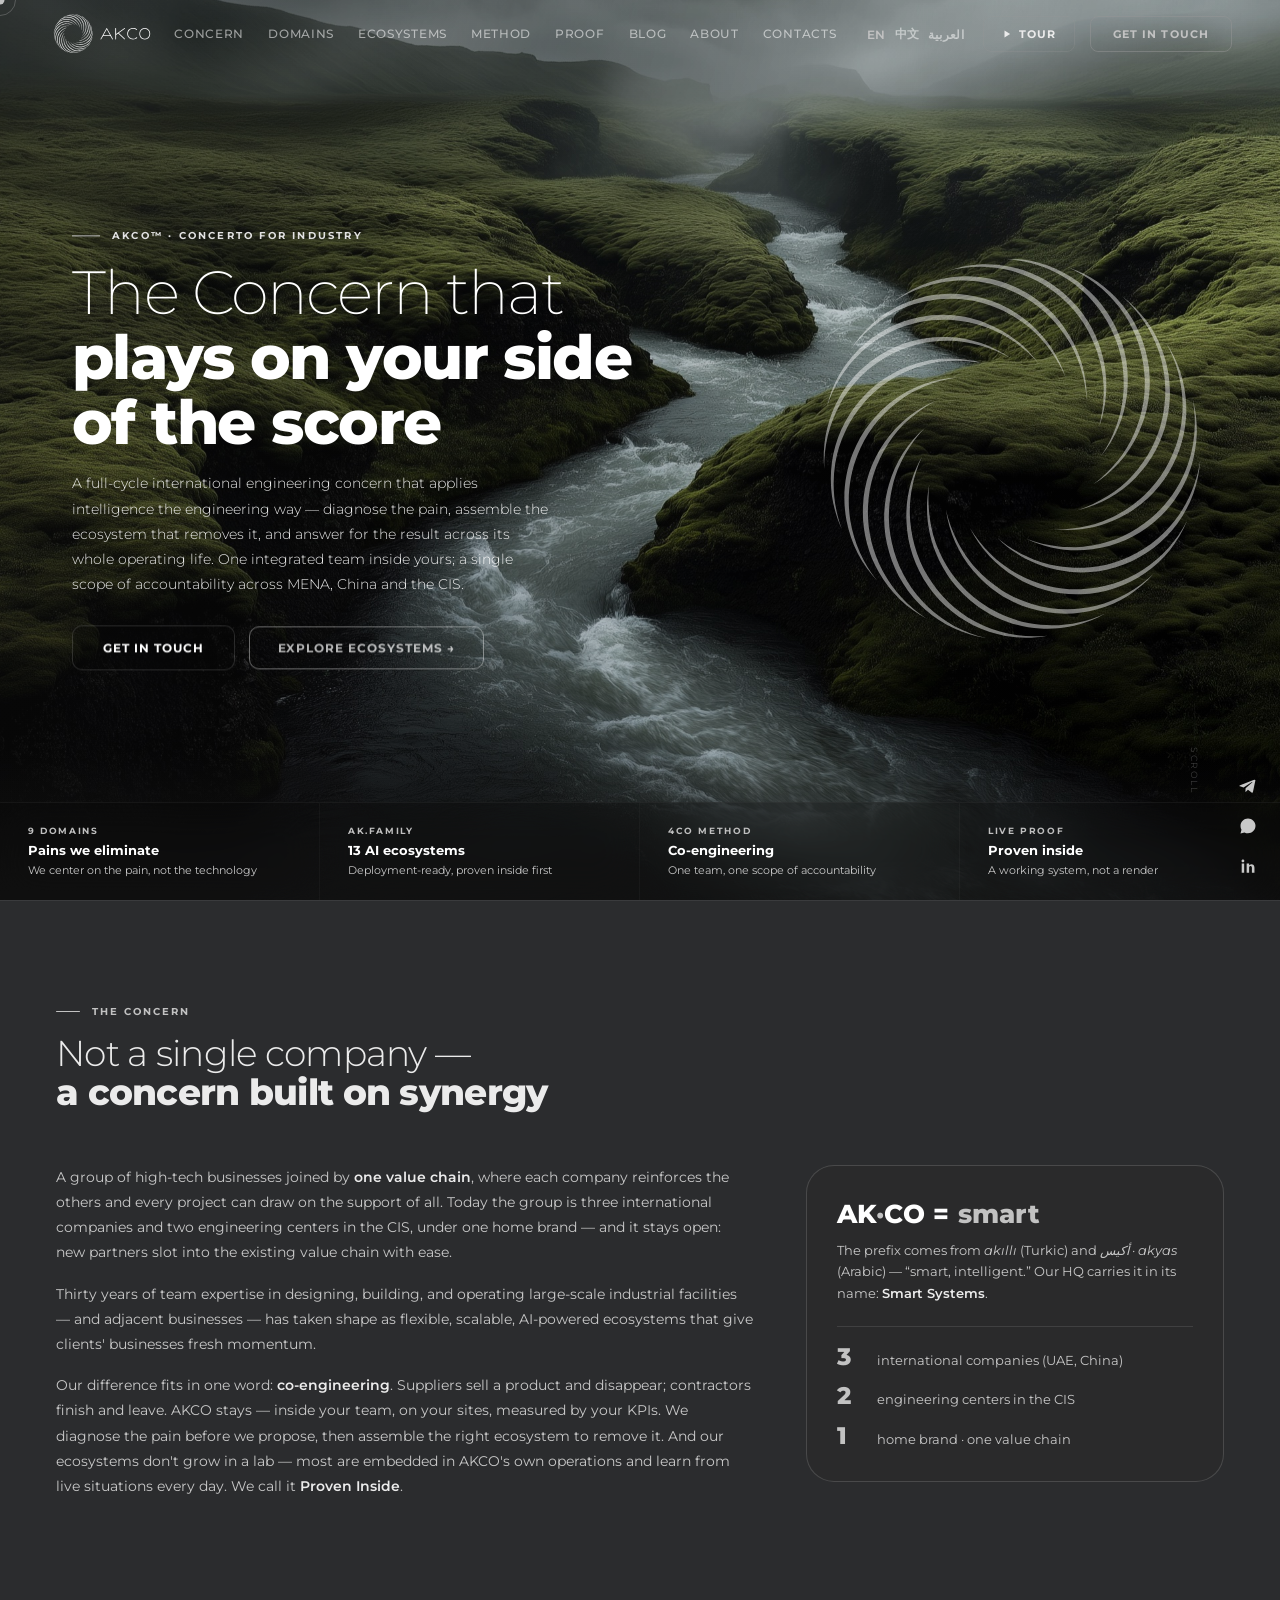
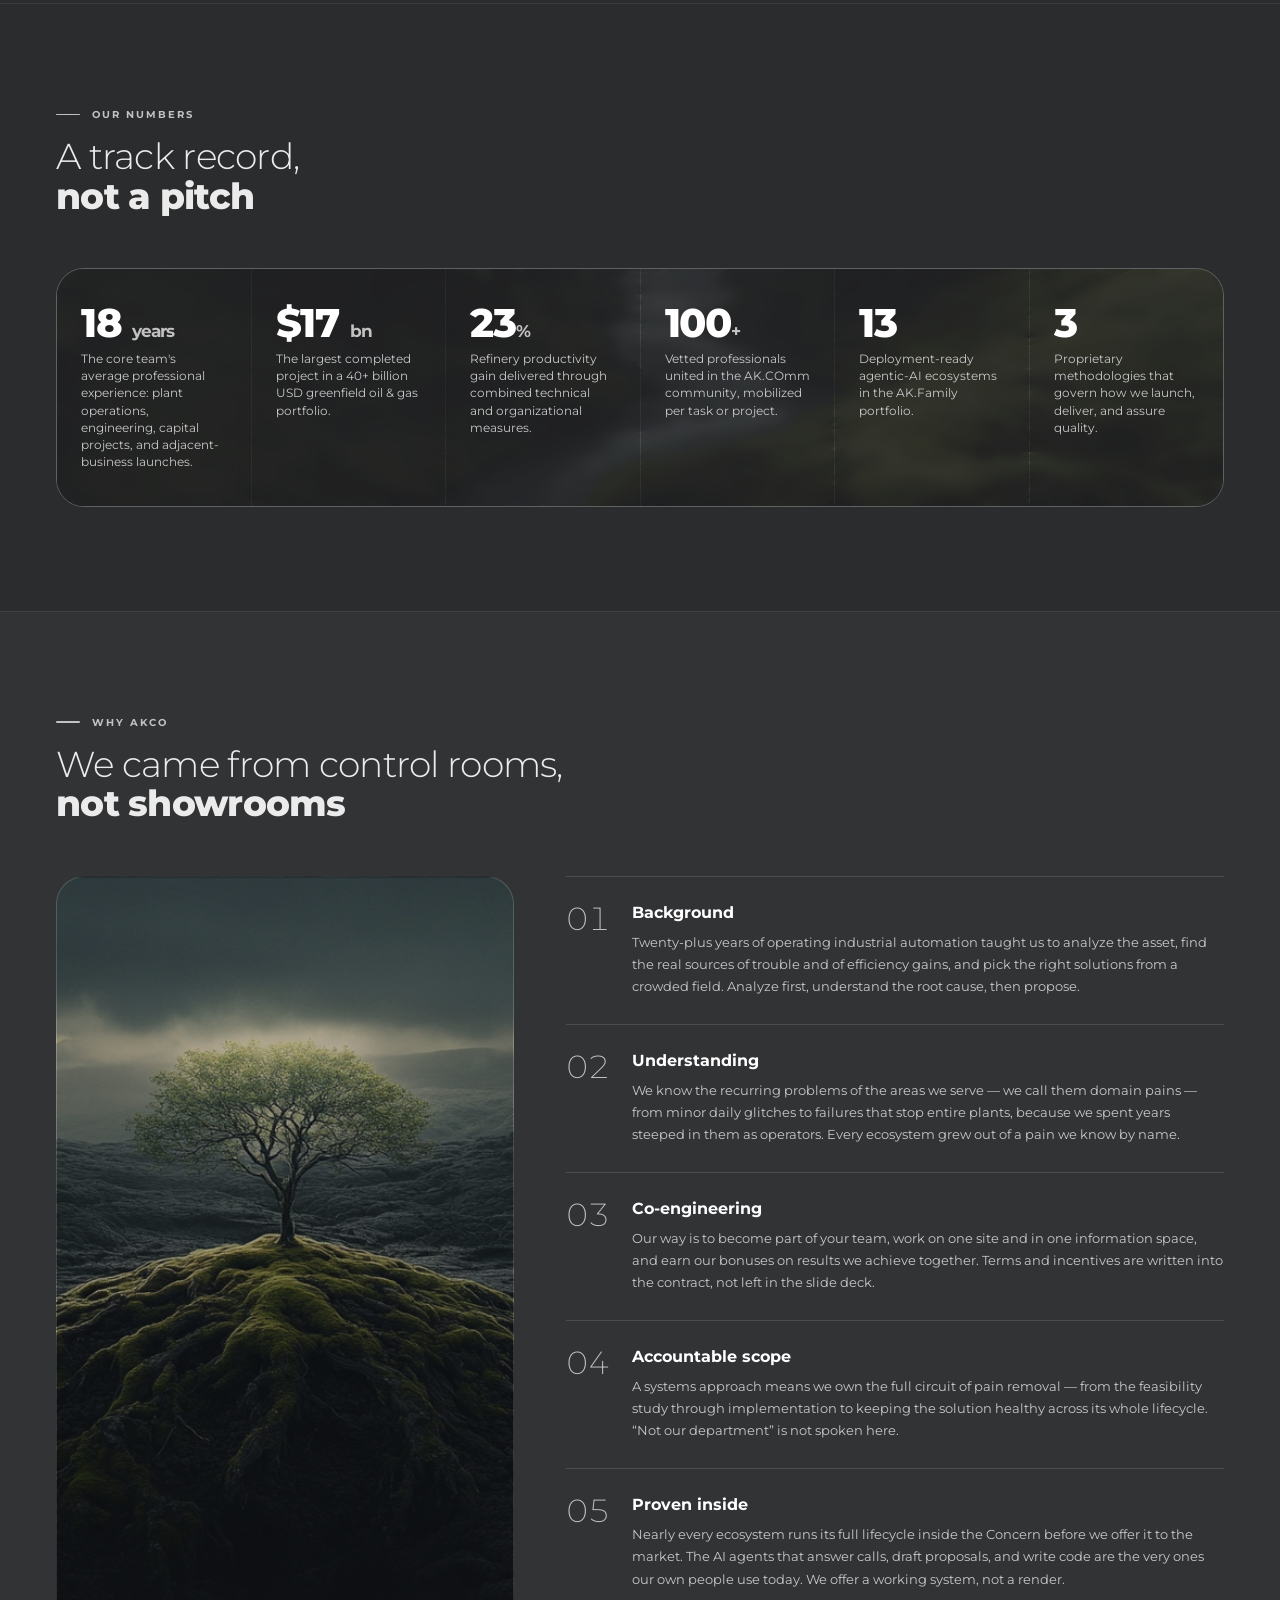
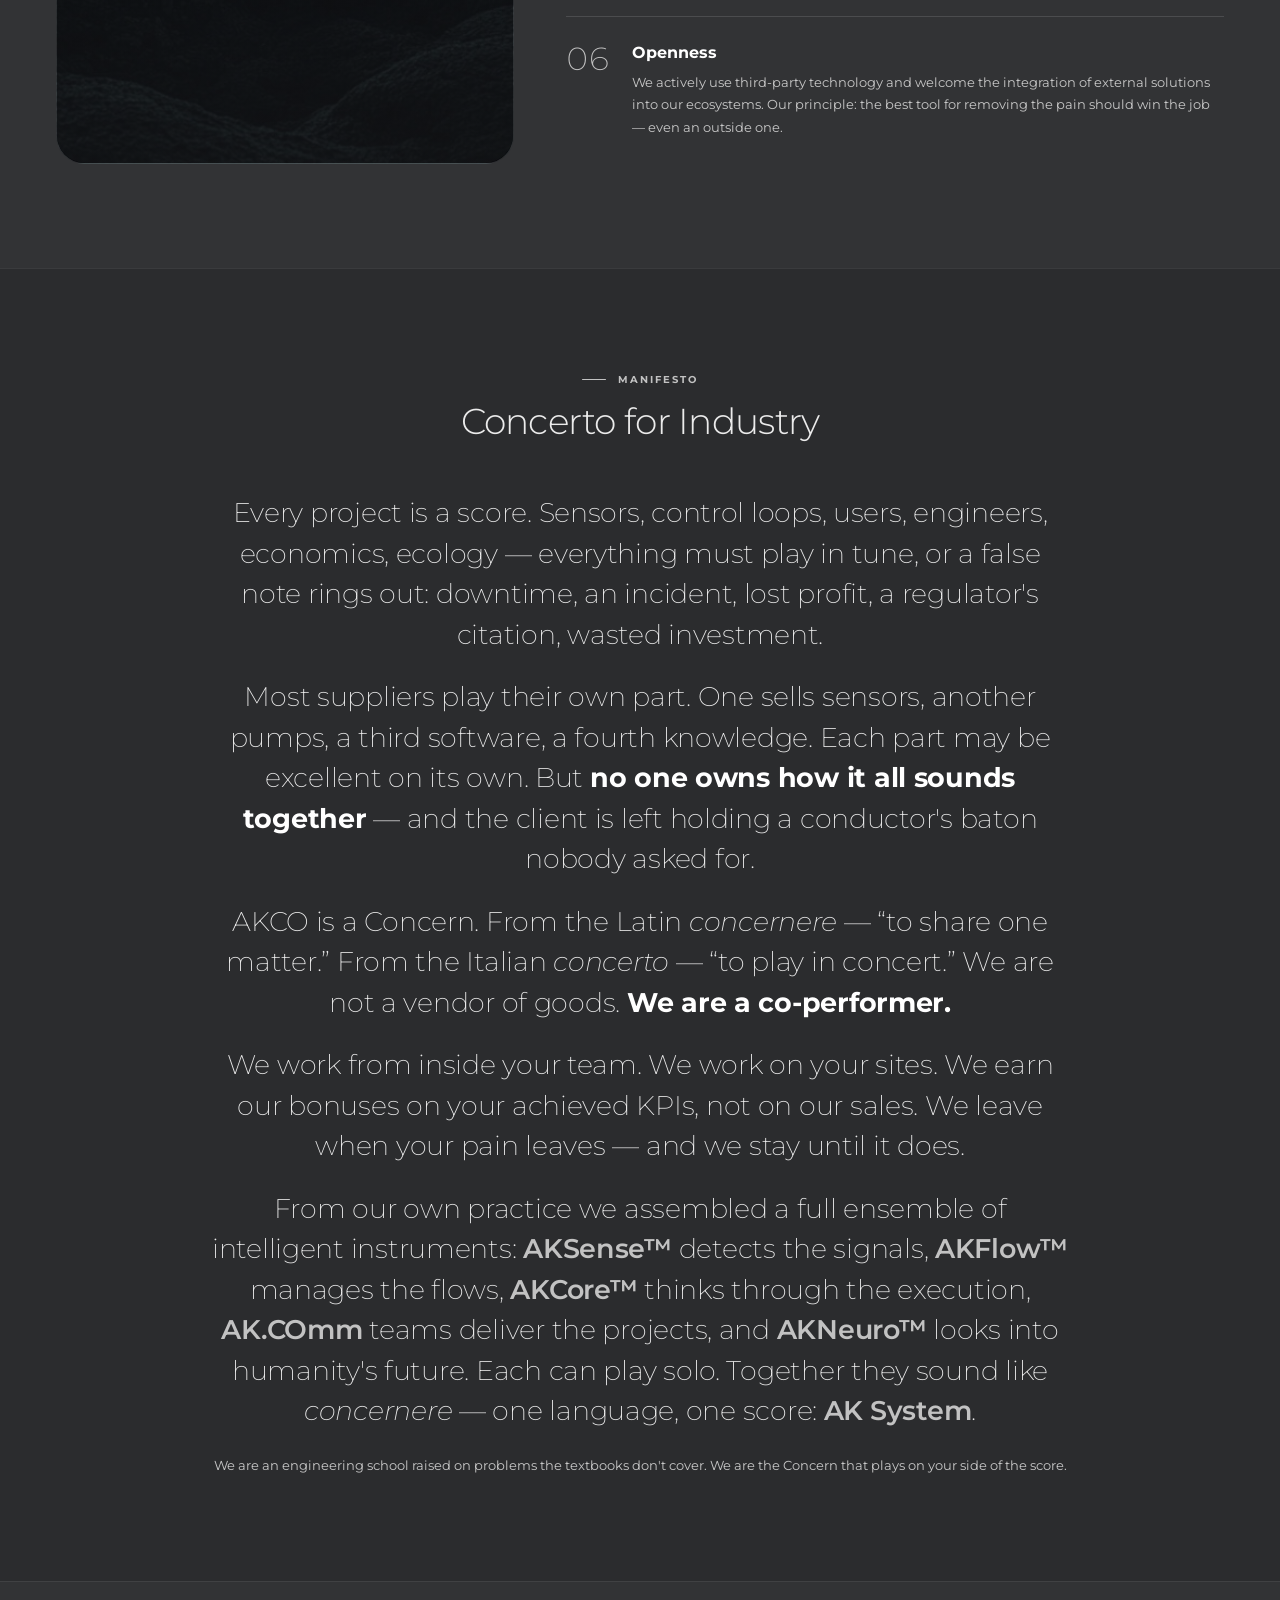
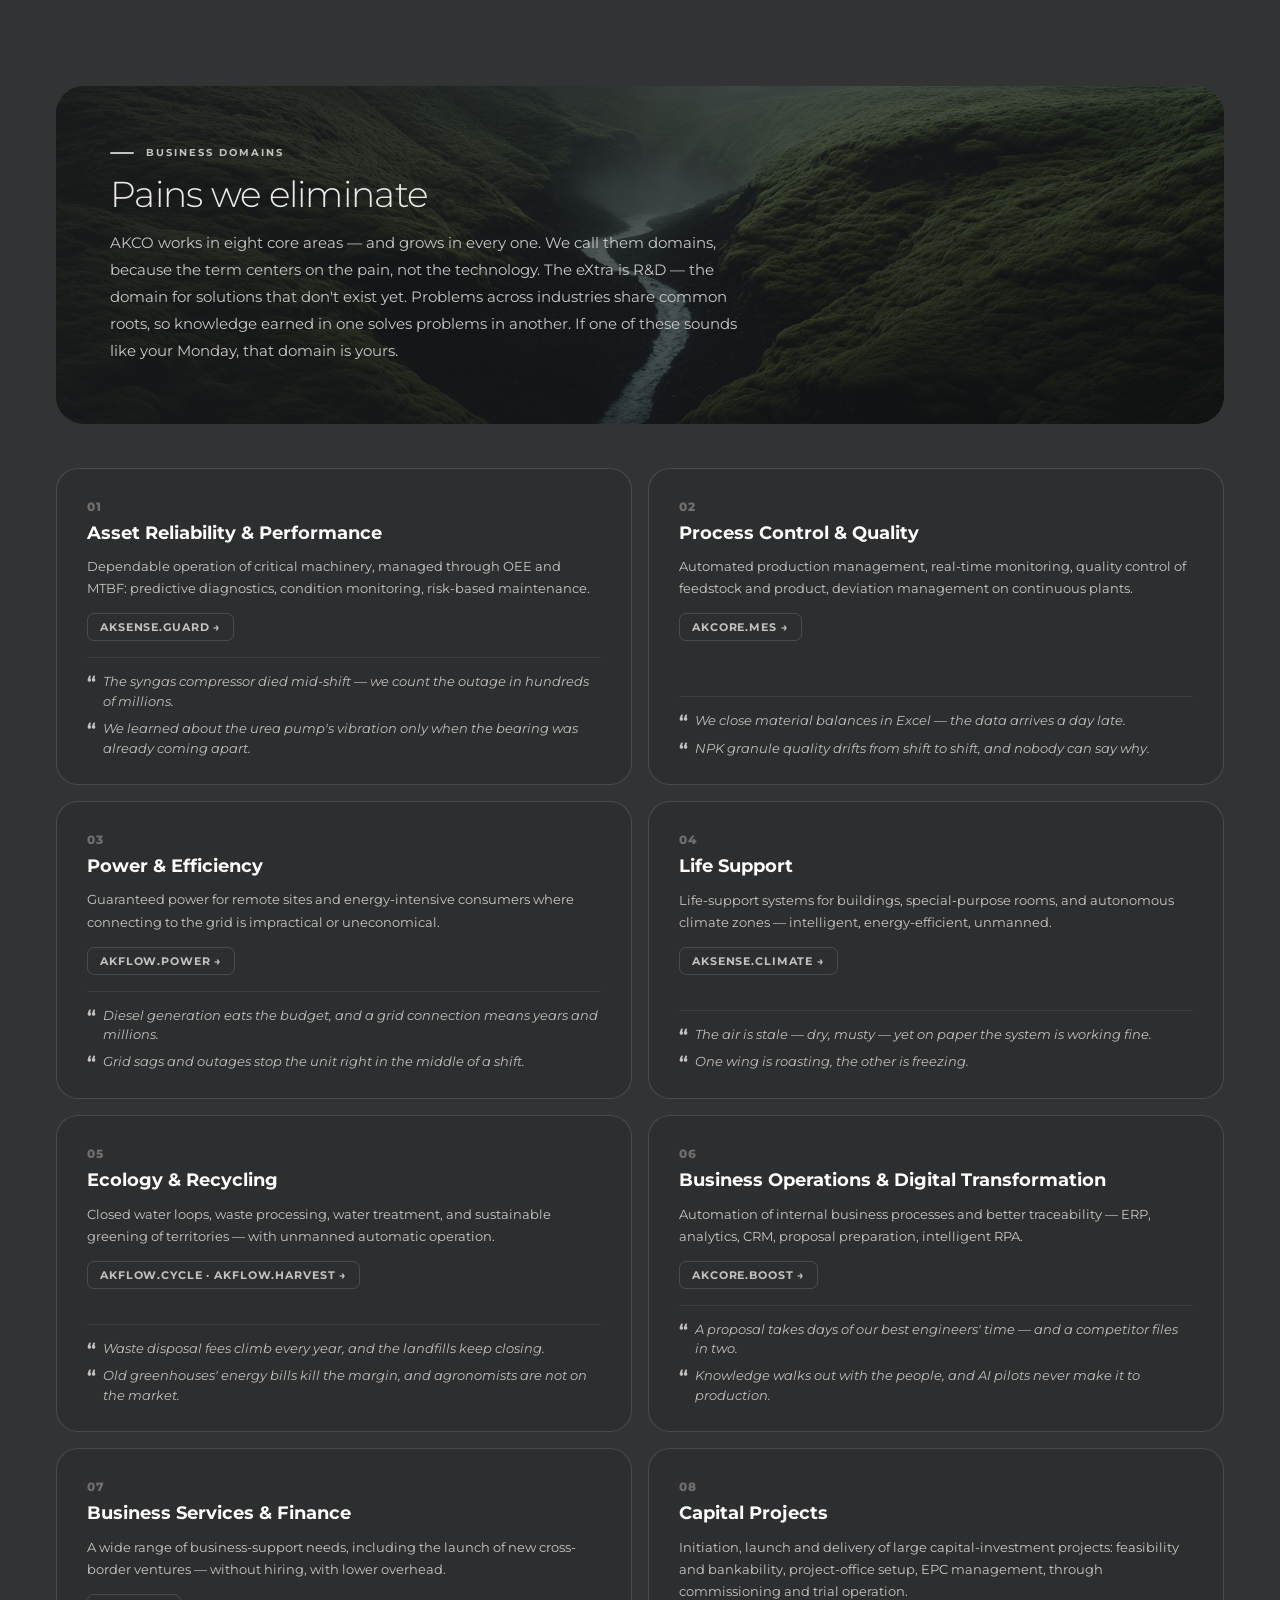
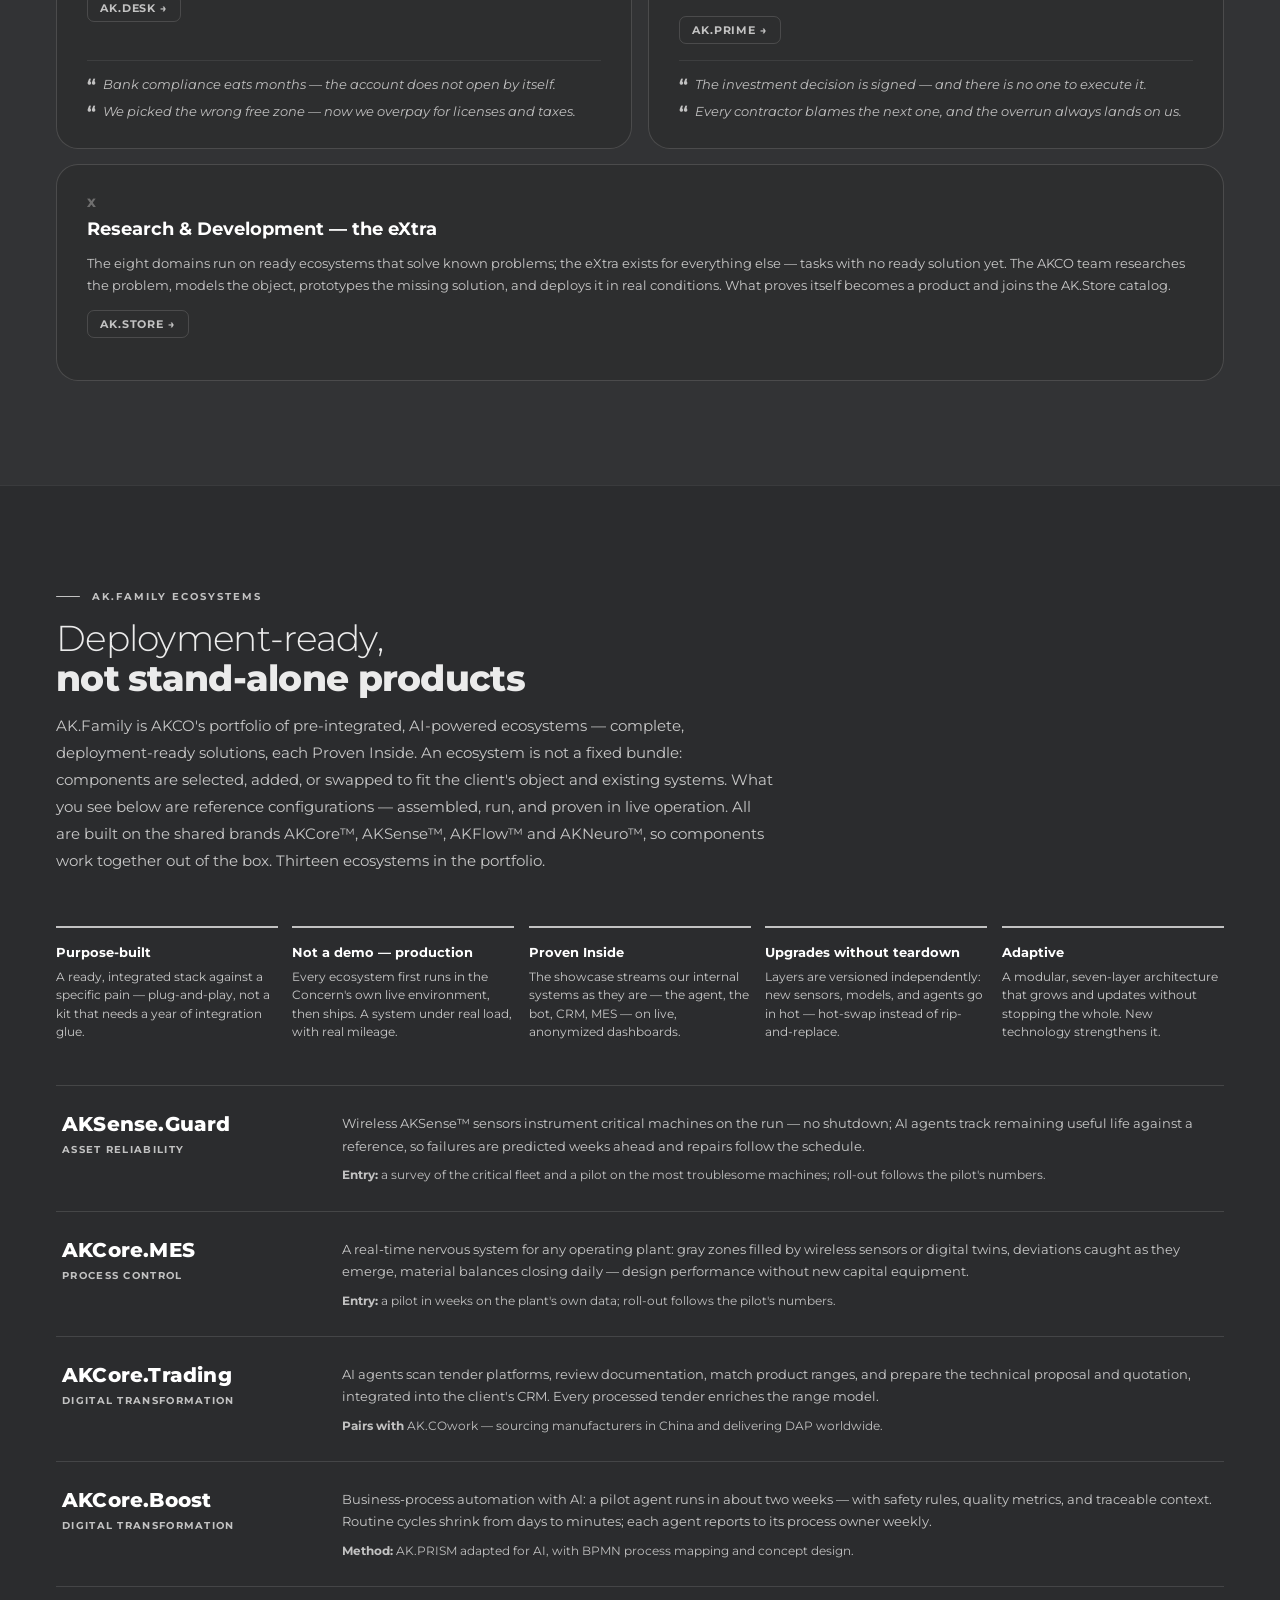
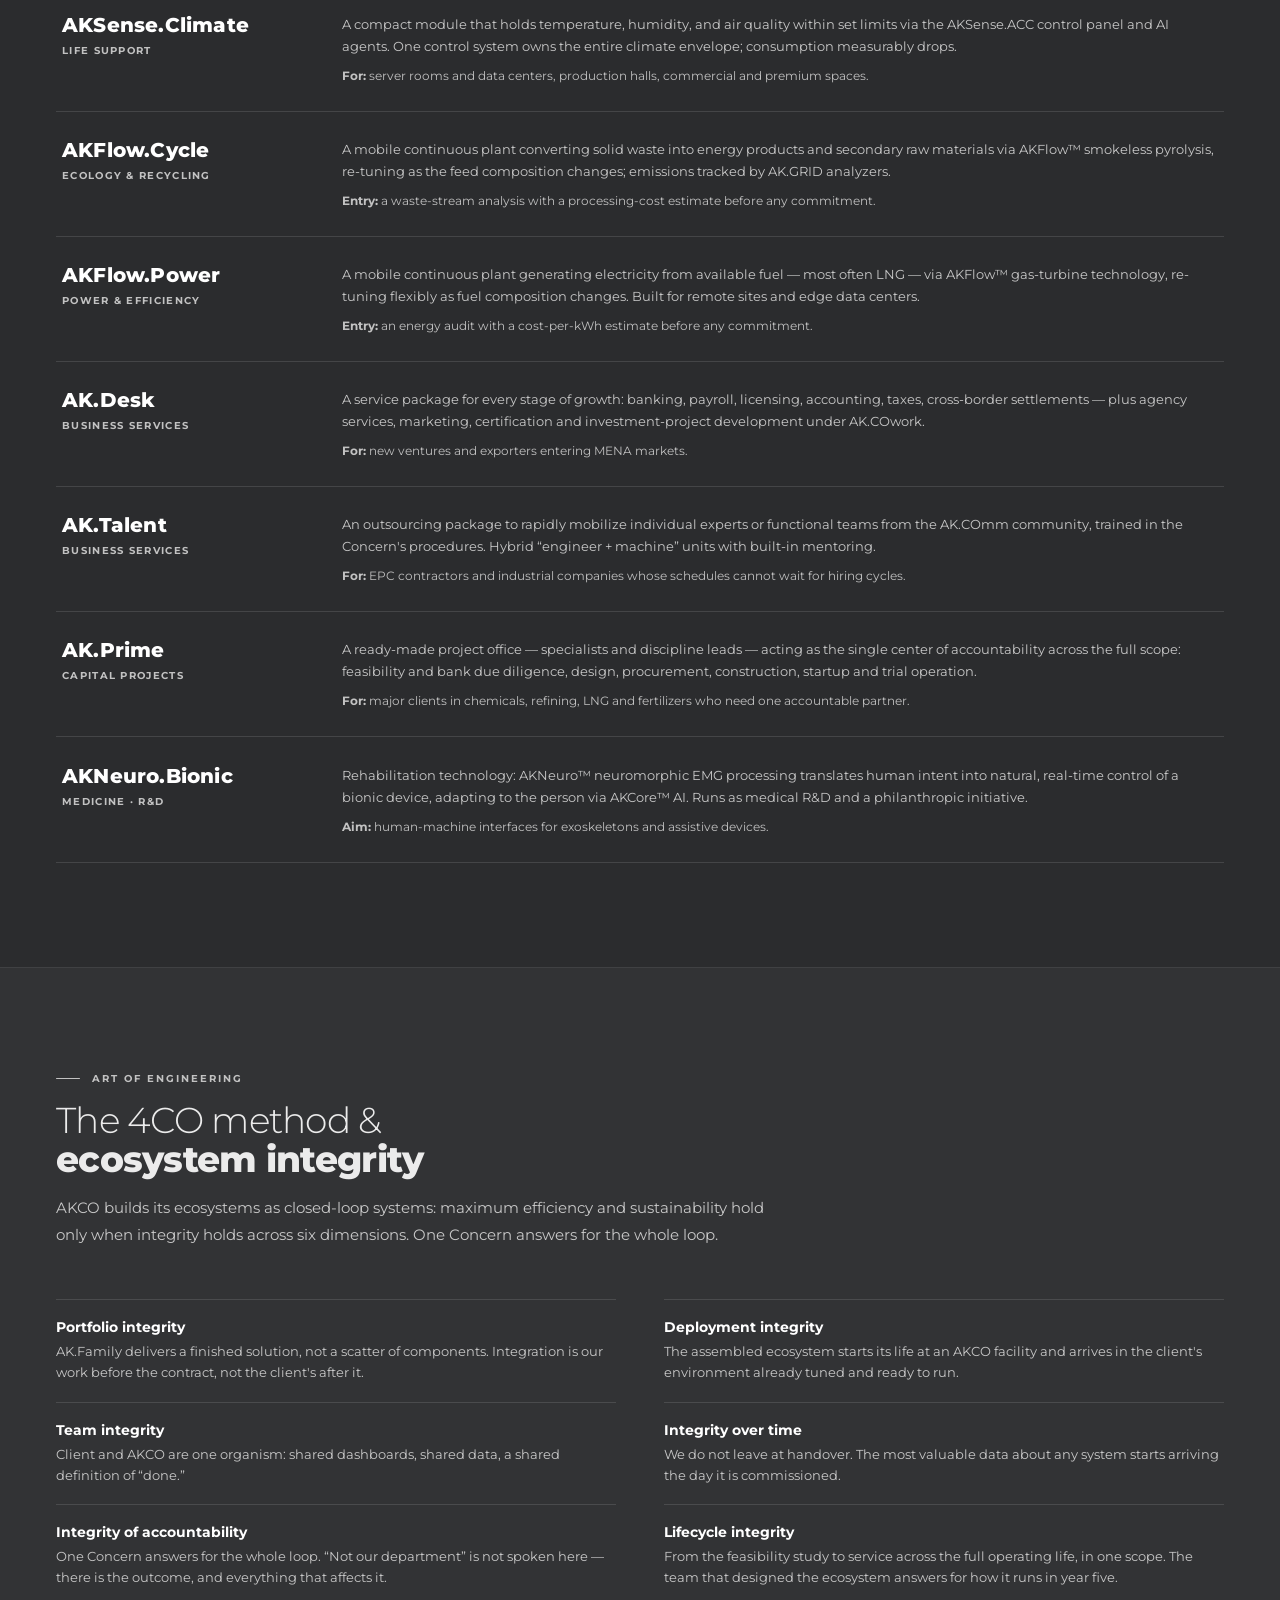
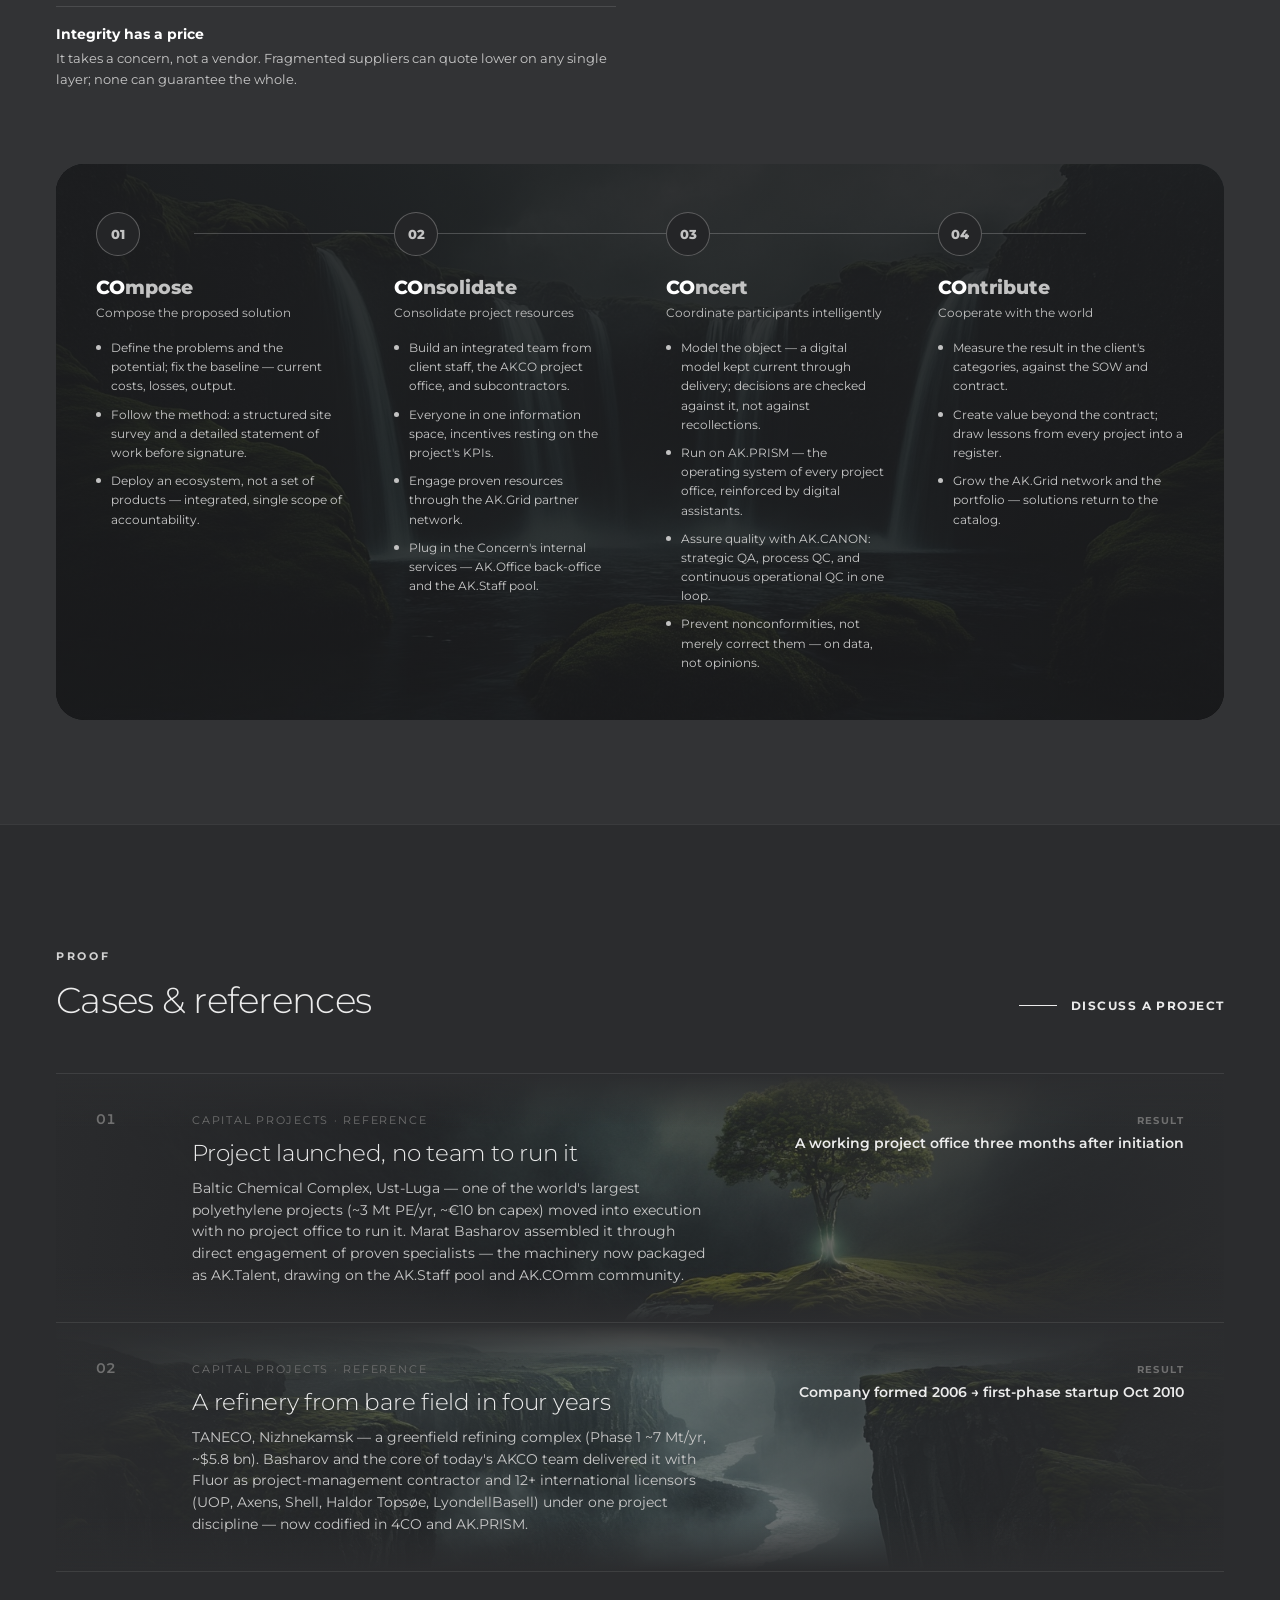
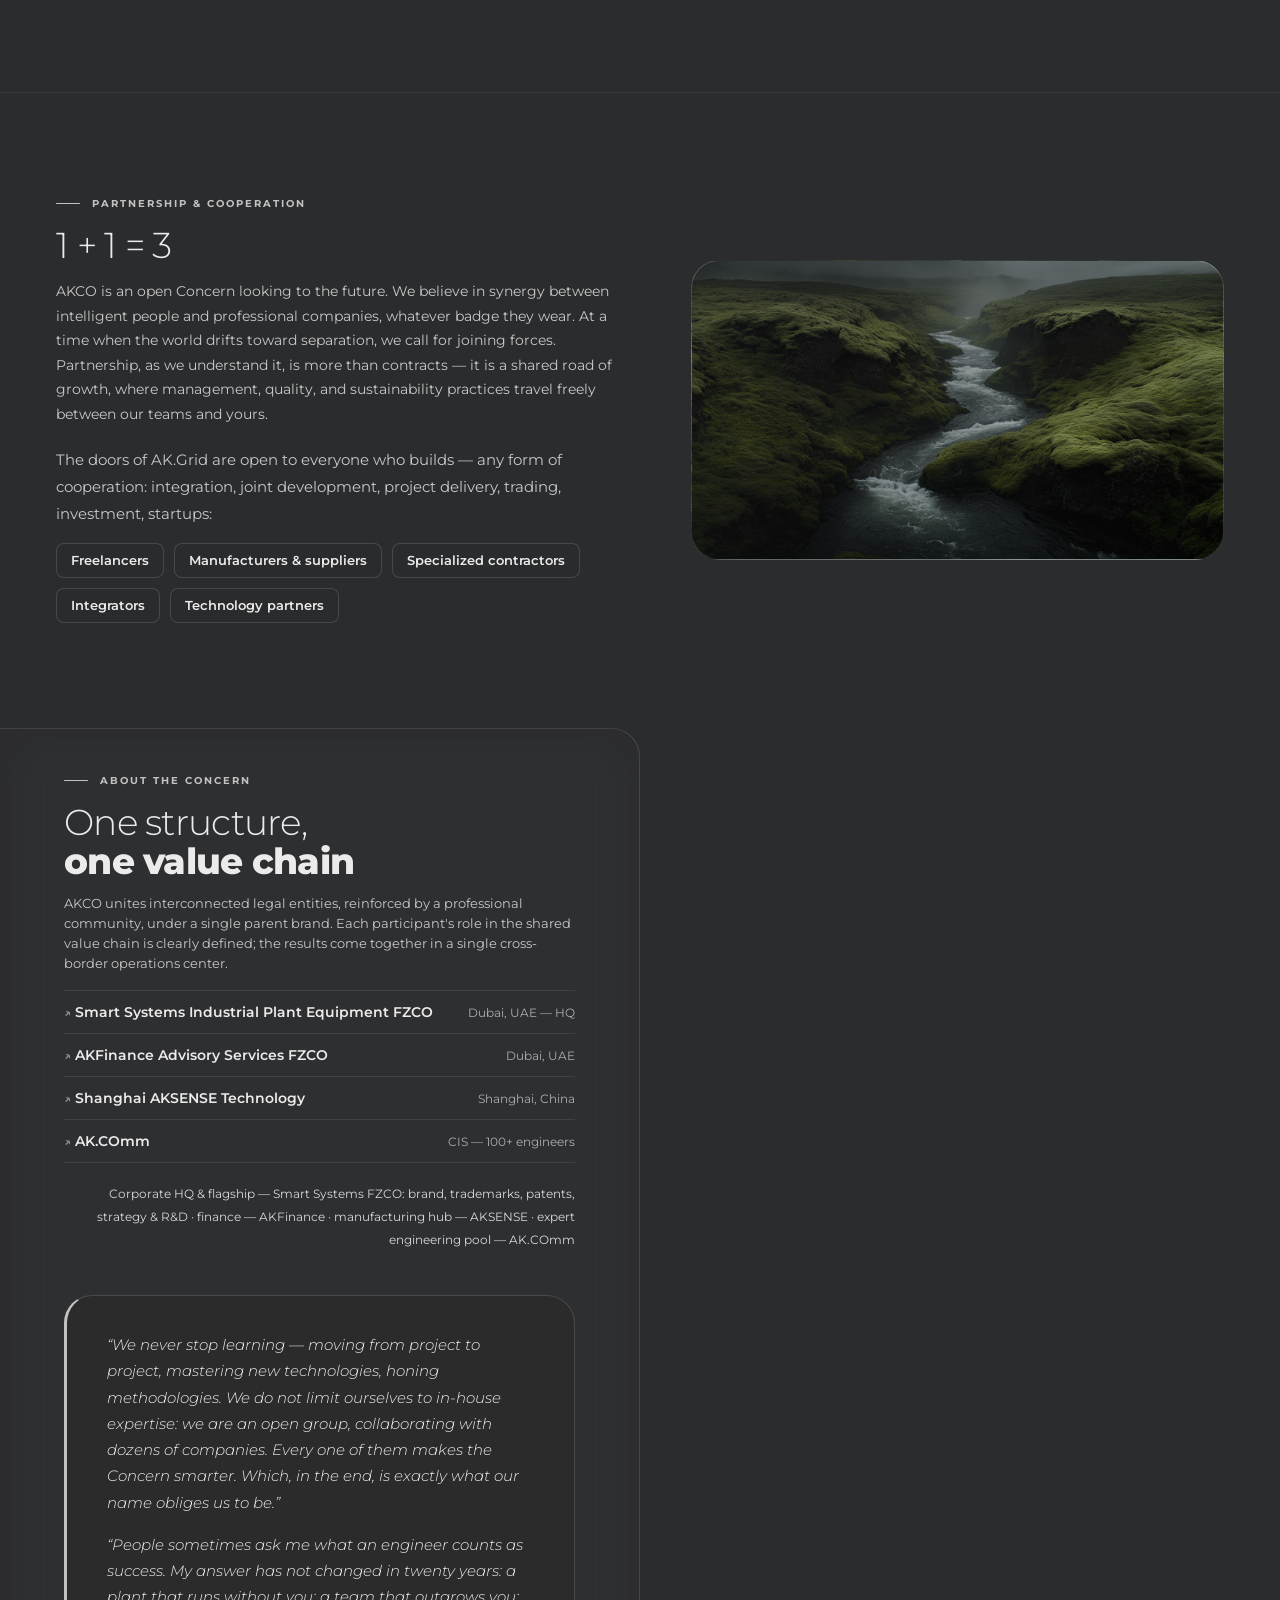
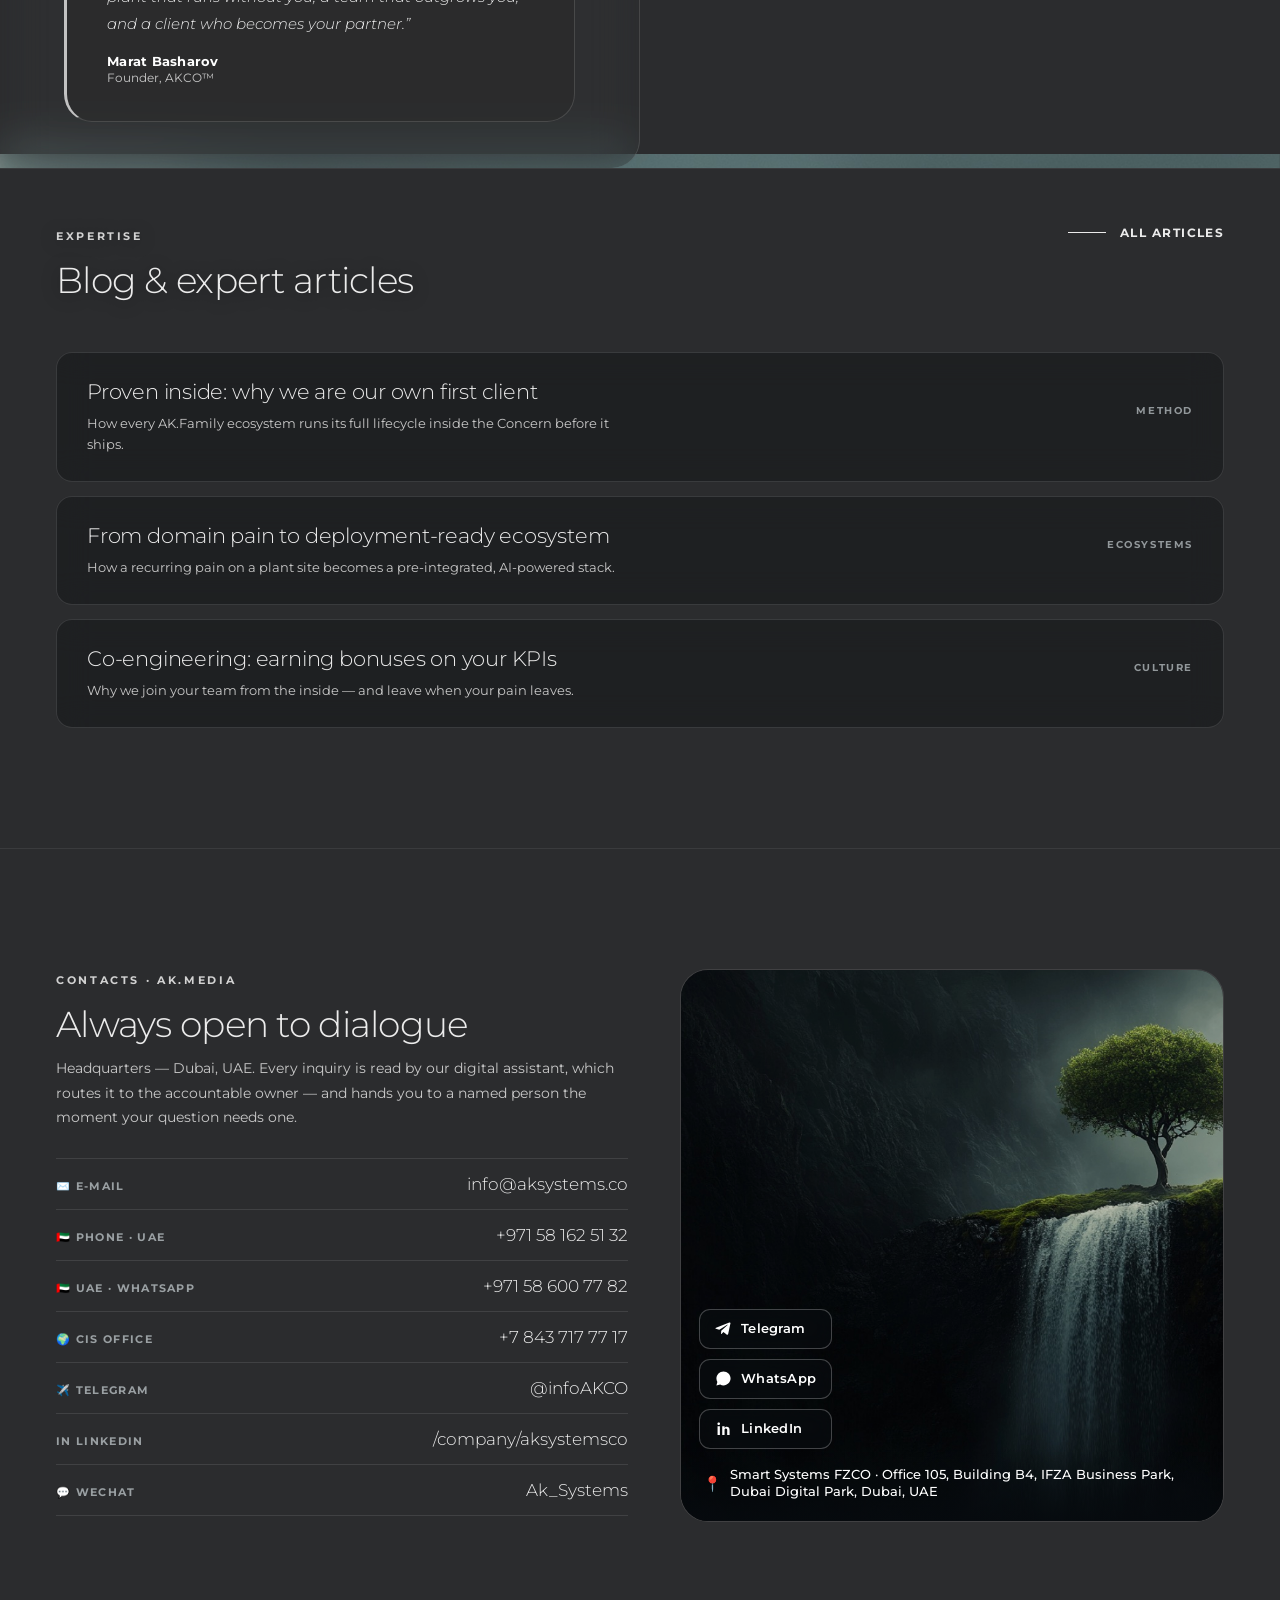
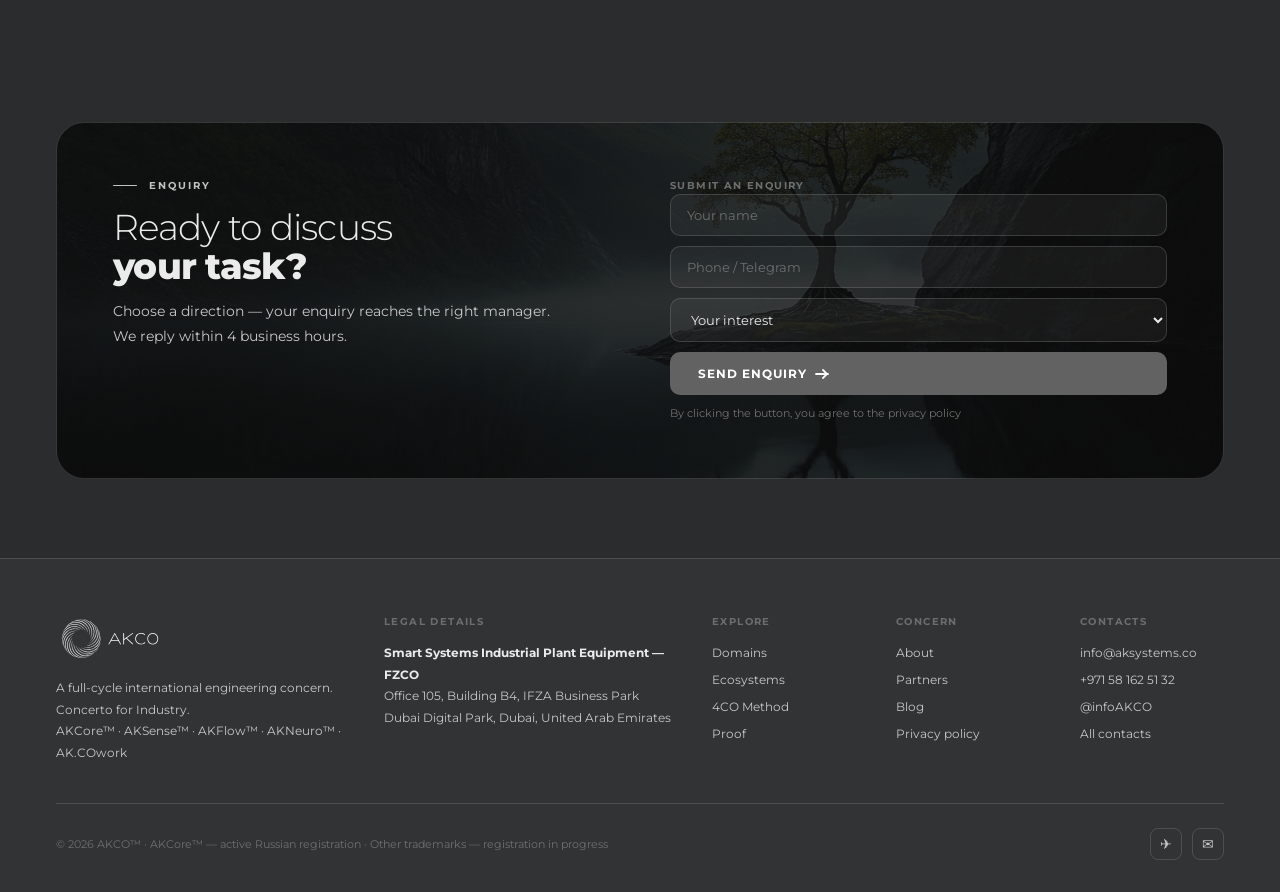
<file: index.html>
<!DOCTYPE html>
<html lang="en">
<head>
<meta charset="UTF-8">
<meta name="viewport" content="width=device-width, initial-scale=1.0">
<link rel="icon" href="assets/icons/favicon.svg" type="image/svg+xml">
<title>AKCO™ — Concerto for Industry | aksystems.co</title>
<meta name="description" content="AKCO — a full-cycle international engineering concern (co-engineering). Deployment-ready AI-powered AK.Family ecosystems across 9 industrial domains, one integrated team and a single scope of accountability across MENA, China and the CIS.">
<link rel="preconnect" href="https://fonts.googleapis.com">
<link href="https://fonts.googleapis.com/css2?family=Montserrat:ital,wght@0,200;0,300;0,400;0,500;0,600;0,700;0,800;1,300&display=swap" rel="stylesheet">
<style>
*,*::before,*::after{box-sizing:border-box;margin:0;padding:0}
html{scroll-behavior:smooth}
body{font-family:'Montserrat',sans-serif;background:#2b2c2e;color:#ebebeb;overflow-x:hidden;-webkit-font-smoothing:antialiased;cursor:none}
a{text-decoration:none;color:inherit}
ul{list-style:none}

:root{
  --ink:#ebebeb;
  --ink2:#c0c0c0;
  --muted:#c8c8c8;
  --muted2:#6f6f6f;
  --bg:#2b2c2e;
  --bg2:#323335;
  --bg3:#3a3b3d;
  --glass:rgba(40,40,40,0.85);
  --glass2:rgba(35,35,35,0.9);
  --teal:#c2c2c2;
  --teal2:#626262;
  --teal-lt:rgba(168,168,168,0.18);
  --border:rgba(150,150,150,0.28);
  --border2:rgba(150,150,150,0.5);
  --r:14px;--rl:22px;--rxl:28px;
}

/* CURSOR */
.cur{position:fixed;width:9px;height:9px;background:var(--teal);border-radius:50%;pointer-events:none;z-index:9999;transform:translate(-50%,-50%);transition:width .22s,height .22s}
.ring{position:fixed;width:32px;height:32px;border:1.5px solid rgba(168,168,168,.35);border-radius:50%;pointer-events:none;z-index:9998;transform:translate(-50%,-50%)}
@media(max-width:768px){.cur,.ring{display:none}body{cursor:auto}}

/* NAV */
nav{position:fixed;top:0;left:0;right:0;z-index:600;height:68px;padding:0 48px;display:flex;align-items:center;justify-content:space-between;transition:background .35s,box-shadow .35s;background:transparent}
nav.sc{background:rgba(24,24,24,.92);backdrop-filter:blur(20px);box-shadow:0 1px 0 var(--border)}
.nl{display:flex;gap:24px;flex-shrink:0}
.nl a{font-size:11.5px;font-weight:500;letter-spacing:.06em;text-transform:uppercase;color:rgba(255,255,255,.55);transition:color .2s;white-space:nowrap}
.nl a:hover{color:#fff}
.brand-name{font-size:17px;font-weight:800;letter-spacing:.04em;color:#fff}
.brand-name span{color:var(--teal)}
.brand-name sup{font-size:10px;font-weight:600;vertical-align:super;color:rgba(168,168,168,.7)}
.nbtn{font-family:inherit;font-size:11px;font-weight:700;letter-spacing:.1em;text-transform:uppercase;padding:10px 22px;border-radius:8px;border:1.5px solid var(--border2);background:transparent;color:var(--teal);cursor:pointer;transition:all .22s}
.nbtn:hover{background:var(--teal);border-color:var(--teal);color:#fff}
.burger{display:none;flex-direction:column;gap:5px;cursor:pointer;background:none;border:none;padding:4px}
.burger span{width:22px;height:1.5px;background:#fff;display:block;transition:background .2s}
.mob{display:none;position:fixed;inset:0;background:#303030;z-index:490;padding:92px 32px 32px;flex-direction:column}
.mob.open{display:flex}
.mob a{font-size:20px;font-weight:600;color:#fff;padding:16px 0;border-bottom:1px solid var(--border)}
@media(max-width:900px){.nl,.nbtn{display:none}.burger{display:flex}nav{padding:0 24px}}

/* HERO */
.hero{position:relative;height:100vh;min-height:680px;overflow:hidden}
.hbg{position:absolute;inset:-3% 0;width:100%;height:106%;overflow:hidden;will-change:transform}
.hbg-vid{position:absolute;inset:0;width:100%;height:100%}

/* Крупный заголовок ЗА панелью (z-index:1) — ICE|LEND: начинается от блюр-границы */
.htitle{position:absolute;left:40%;bottom:140px;
  font-size:clamp(52px,9vw,130px);font-weight:800;letter-spacing:-.04em;line-height:.88;
  color:#fff;white-space:nowrap;z-index:1;
  text-shadow:0 8px 40px rgba(0,0,0,.55);pointer-events:none}
.htitle em{font-style:italic;font-weight:200;color:rgba(255,255,255,.38);display:block;font-size:.8em}

/* Watermark AK — дальний фон */
.hwm{position:absolute;right:2%;top:4%;font-size:clamp(180px,28vw,380px);
  font-weight:800;letter-spacing:-.05em;color:rgba(78,78,78,.04);
  z-index:1;line-height:1;pointer-events:none;user-select:none}

/* Главная стеклянная панель — уже, по центру */
.hpanel{position:absolute;left:12%;right:12%;top:80px;bottom:88px;
  border-radius:22px;overflow:hidden;z-index:2;
  border:1px solid rgba(255,255,255,.22);
  box-shadow:0 30px 72px rgba(0,0,0,.52)}
/* blur-слой: слева матовое, справа прозрачное */
.hpanel::before{content:'';position:absolute;inset:0;z-index:0;
  -webkit-backdrop-filter:blur(14px) saturate(118%) brightness(1.02);
          backdrop-filter:blur(14px) saturate(118%) brightness(1.02);
  background:rgba(255,255,255,.025);
  -webkit-mask-image:linear-gradient(90deg,#000 0%,#000 38%,transparent 65%);
          mask-image:linear-gradient(90deg,#000 0%,#000 38%,transparent 65%)}
/* тинт-слой: тёмнее слева, прозрачно справа */
.hpanel::after{content:'';position:absolute;inset:0;z-index:1;
  background:linear-gradient(90deg,rgba(9,9,9,.72) 0%,rgba(9,9,9,.30) 38%,transparent 62%)}

/* Морфинг-логотип справа поверх видео */
.hlogo{position:absolute;top:50%;right:3%;transform:translateY(-50%);width:36%;max-width:500px;height:66%;z-index:2;pointer-events:none;display:flex;align-items:center;justify-content:center}
.hlogo svg{width:100%;height:100%;opacity:.45}
/* Мобильный: текст сверху, логотип снизу — не пересекаются */
@media(max-width:900px){
  .hero{min-height:600px}
  /* логотип: размер зависит и от ширины, и от высоты экрана — на низких ужимается, чтобы не наезжать */
  .hlogo{top:auto;bottom:26px;right:auto;left:50%;transform:translateX(-50%);width:min(50vw,18vh,210px);max-width:210px;height:auto;z-index:1}
  .hlogo svg{height:auto;opacity:.55}
  /* обе кнопки в один ряд — вторая плашка поднимается к первой, не заходит на логотип */
  .hbtns{flex-wrap:nowrap;gap:8px}
  .hbtns .btn{font-size:10px;padding:11px 13px;letter-spacing:.04em;white-space:nowrap}
}
/* Высокие телефоны — места внизу достаточно, возвращаем логотипу крупный размер (почти как было) */
@media(max-width:900px) and (min-height:780px){
  .hlogo{width:min(62vw,27vh,290px);max-width:290px;bottom:30px}
}
/* На низких экранах (старые/маленькие телефоны) контент занимает почти всю высоту —
   декоративный логотип скрываем, чтобы он не наезжал на кнопки */
@media(max-width:900px) and (max-height:660px){
  .hlogo{display:none}
}

/* Контент поверх фото (без панели) */
.hov{position:absolute;inset:0;background:linear-gradient(105deg,rgba(16,16,16,.5) 0%,rgba(16,16,16,.2) 55%,transparent 100%);pointer-events:none}
.hov::after{content:'';position:absolute;bottom:0;left:0;right:0;height:150px;background:linear-gradient(to top,rgba(27,27,27,.65) 0%,transparent 100%)}
.hc{position:absolute;z-index:2;left:72px;top:50%;transform:translateY(-50%);max-width:600px}
@media(max-width:900px){.hc{left:24px;right:24px;top:104px;bottom:auto;transform:none;max-width:none}}

.ey{display:flex;align-items:center;gap:12px;margin-bottom:18px}
.eyl{width:28px;height:1.5px;background:var(--ink2)}
.ey span{font-size:10px;font-weight:700;letter-spacing:.22em;text-transform:uppercase;color:#e2e2e2}
.ht{font-size:clamp(36px,4.8vw,72px);font-weight:200;line-height:1.06;letter-spacing:-.025em;color:#fff;margin-bottom:16px}
.ht strong{font-weight:800;display:block}
.hd{font-size:14px;font-weight:300;color:rgba(255,255,255,.92);line-height:1.8;max-width:480px;margin-bottom:28px}
.hbtns{display:flex;align-items:center;gap:14px;flex-wrap:wrap}
.btn{display:inline-flex;align-items:center;gap:8px;font-family:inherit;font-weight:700;letter-spacing:.08em;text-transform:uppercase;border-radius:10px;border:none;cursor:pointer;transition:all .24s;text-decoration:none}
.btn-p{font-size:12px;padding:14px 30px;background:rgba(10,10,10,.28);backdrop-filter:blur(20px) saturate(110%);-webkit-backdrop-filter:blur(20px) saturate(110%);color:#fff;border:1px solid rgba(255,255,255,.14)}
.btn-p:hover{background:rgba(10,10,10,.5);transform:translateY(-2px);box-shadow:0 8px 28px rgba(0,0,0,.4)}
.btn-g{font-size:12px;padding:13px 28px;background:transparent;color:rgba(255,255,255,.7);border:1.5px solid rgba(255,255,255,.4)}
.btn-g:hover{color:#fff;border-color:rgba(255,255,255,.7)}
.casesec .btn-g:hover,.cardsec .btn-g:hover{color:var(--teal)}

/* Правый мета-блок в прозрачной зоне */
.hmeta{position:absolute;right:52px;top:50%;transform:translateY(-50%);
  width:32%;z-index:3;display:flex;flex-direction:column;gap:20px;
  padding-left:24px;border-left:1px solid rgba(255,255,255,.16)}
.hmi{display:flex;flex-direction:column;gap:4px}
.hml{font-size:9.5px;letter-spacing:.18em;text-transform:uppercase;
  color:rgba(255,255,255,.38);font-weight:700}
.hmv{font-size:13.5px;font-weight:700;color:#fff;line-height:1.38;
  text-shadow:0 2px 10px rgba(0,0,0,.7)}

/* Scroll indicator */
.schi{position:absolute;right:80px;bottom:106px;z-index:3;display:flex;flex-direction:column;align-items:center;gap:8px}
.schi span{font-size:9px;letter-spacing:.18em;text-transform:uppercase;color:rgba(255,255,255,.22);writing-mode:vertical-rl}
.schl{width:1px;height:36px;background:rgba(78,78,78,.1);overflow:hidden;position:relative}
.schl::after{content:'';position:absolute;top:-100%;left:0;right:0;height:100%;background:var(--teal);animation:sa 1.8s 1s infinite}
@keyframes sa{0%{top:-100%}100%{top:100%}}
.hi{opacity:0;animation:fu .9s forwards}
.hi.d1{animation-delay:.15s}.hi.d2{animation-delay:.35s}.hi.d3{animation-delay:.55s}.hi.d4{animation-delay:.75s}
@keyframes fu{from{opacity:0;transform:translateY(18px)}to{opacity:1;transform:translateY(0)}}
@media(max-width:680px){
  .hwm,.htitle{display:none}
}

/* DIRECTION TILES (bottom of hero) */
.dtiles{position:absolute;bottom:0;left:0;right:0;z-index:3;display:grid;grid-template-columns:repeat(4,1fr)}
.dtile{padding:22px 28px;border-top:1px solid rgba(78,78,78,.18);border-right:1px solid rgba(78,78,78,.12);
  background:rgba(10,10,10,.28);
  backdrop-filter:blur(20px) saturate(110%);-webkit-backdrop-filter:blur(20px) saturate(110%);
  transition:background .25s;cursor:pointer;text-decoration:none;color:inherit}
.dtile:last-child{border-right:none}
.dtile:hover{background:rgba(10,10,10,.45)}
.dtile__kick{font-size:9px;font-weight:700;letter-spacing:.18em;text-transform:uppercase;color:var(--ink2);margin-bottom:6px;display:block}
.dtile h3{font-size:13px;font-weight:700;color:#fff;margin-bottom:4px}
.dtile p{font-size:11px;color:var(--muted);line-height:1.5}
@media(max-width:900px){.dtiles{display:none}}

/* STATS */
.stbar{background:rgba(35,35,35,0.9);border-bottom:1px solid var(--border)}
.sti{display:flex}
.stit{flex:1;padding:22px 36px;border-right:1px solid var(--border)}
.stit:last-child{border-right:none}
.stn{font-size:30px;font-weight:800;color:#fff;letter-spacing:-.03em;line-height:1;margin-bottom:3px}
.stl{font-size:9px;font-weight:700;letter-spacing:.12em;text-transform:uppercase;color:rgba(78,78,78,.5)}
.sts{font-size:11px;color:rgba(255,255,255,.2);margin-top:1px}
@media(max-width:768px){.sti{flex-wrap:wrap}.stit{flex:1 1 48%;border-bottom:1px solid var(--border);padding:20px 18px}}

/* SECTION HELPERS */
.ew{display:flex;align-items:center;gap:12px;margin-bottom:16px}
.ewl{width:24px;height:1.5px;background:var(--teal);border-radius:2px;flex-shrink:0}
.ew span{font-size:10px;font-weight:700;letter-spacing:.2em;text-transform:uppercase;color:var(--teal)}
.aboutsec .ewl{background:var(--ink2)}
.aboutsec .ew span{color:var(--ink2)}
.st{font-size:clamp(24px,2.8vw,40px);font-weight:300;line-height:1.1;letter-spacing:-.02em;color:var(--ink);margin-bottom:12px}
.st strong{font-weight:800}
.sd{font-size:14px;color:var(--muted);line-height:1.75;max-width:460px}
.aboutsec .st{color:#fff}
.aboutsec .sd{color:var(--ink2)}
.rv{opacity:0;transform:translateY(22px);transition:opacity .95s cubic-bezier(.22,.61,.36,1),transform .95s cubic-bezier(.22,.61,.36,1);will-change:opacity,transform}
.rv.on{opacity:1;transform:translateY(0)}
.d1{transition-delay:.1s}.d2{transition-delay:.2s}.d3{transition-delay:.3s}.d4{transition-delay:.4s}
/* Domain cards — modern 3D "focus-in": card stands up from a slight tilt + scale, with a soft blur */
.dmc.rv{opacity:0;transform:perspective(1200px) rotateX(9deg) translateY(34px) scale(.975);transform-origin:50% 100%;filter:blur(6px);transition:opacity 1.05s cubic-bezier(.2,.6,.24,1),transform 1.05s cubic-bezier(.2,.6,.24,1),filter 1.05s cubic-bezier(.2,.6,.24,1)}
.dmc.rv.on{opacity:1;transform:none;filter:none}
/* Language switcher */
.lang{display:flex;align-items:center;gap:9px;margin-left:16px;flex-shrink:0}
.lang a,.lang span{font-size:12px;font-weight:600;letter-spacing:.03em;color:rgba(255,255,255,.5);transition:color .2s;white-space:nowrap;text-decoration:none}
.lang a:hover{color:#fff}
.lang .is-cur{color:var(--teal);cursor:default}
.lang .soon{color:rgba(255,255,255,.26);cursor:default}
@media(max-width:900px){nav .lang{display:none}}
.mob .lang{display:flex;margin:26px 0 0;gap:20px;border-top:1px solid var(--border);padding-top:22px}
.mob .lang a,.mob .lang span{font-size:17px}
/* Site tour button */
.ntour{display:inline-flex;align-items:center;gap:7px;font-family:inherit;font-size:11px;font-weight:700;letter-spacing:.1em;text-transform:uppercase;padding:10px 18px;border-radius:8px;border:1px solid var(--border);background:transparent;color:var(--ink);cursor:pointer;transition:border-color .22s,color .22s,background .22s;text-decoration:none;white-space:nowrap;margin-left:4px}
.ntour:hover{border-color:var(--teal);color:#fff;background:rgba(255,255,255,.05)}
.ntour svg{width:10px;height:10px;fill:currentColor}
@media(max-width:900px){nav .ntour{display:none}}
@media(prefers-reduced-motion:reduce){
  .rv,.rv.on{opacity:1!important;transform:none!important;transition:none!important}
  .hi{opacity:1!important;animation:none!important}
  .cmap-right:hover .cmap-photo,.sp-bg,.hbg{transform:none!important}
}

/* SPLIT SECTIONS */
.sp{position:relative;min-height:520px;overflow:hidden;display:flex;align-items:stretch}
.sp-bg{position:absolute;inset:-16% 0;background-size:cover;background-position:center;will-change:transform}
.sp-ov{position:absolute;inset:0;background:rgba(10,12,14,0)}
.sp-panel{position:relative;z-index:2;width:50%;padding:72px 64px;
  background:rgba(40,40,40,0.2);
  backdrop-filter:blur(24px) saturate(105%) brightness(1.12);
  -webkit-backdrop-filter:blur(24px) saturate(105%) brightness(1.12);
  border-right:1px solid rgba(255,255,255,0.12);
  box-shadow:inset 0 1px 0 rgba(255,255,255,.1);
  border-radius:0 28px 28px 0;
  display:flex;flex-direction:column;justify-content:center}
.sp.flip{flex-direction:row-reverse}
.sp.flip .sp-panel{border-right:none;border-left:1px solid var(--border);border-radius:28px 0 0 28px}
.sp-feats{display:flex;flex-direction:column;gap:10px;margin:20px 0 28px}
.sp-feat{display:flex;align-items:flex-start;gap:11px;font-size:13px;color:var(--muted);line-height:1.55}
.fd{width:6px;height:6px;background:var(--teal);border-radius:50%;flex-shrink:0;margin-top:6px}
.sp-tag{display:inline-block;font-size:10px;font-weight:700;letter-spacing:.14em;text-transform:uppercase;
  color:var(--teal);background:rgba(78,78,78,.1);padding:5px 12px;border-radius:6px;border:1px solid var(--border);margin-top:auto}
.sl{display:inline-flex;align-items:center;gap:9px;font-size:11px;font-weight:700;letter-spacing:.1em;text-transform:uppercase;color:var(--teal);transition:gap .2s,color .2s,opacity .65s ease,transform .65s ease}
.sl:hover{gap:15px;color:var(--ink)}
@media(max-width:900px){.sp,.sp.flip{flex-direction:column}
.sp-panel{width:100%;border-right:none!important;border-left:none!important;padding:48px 28px}
/* На мобильных панель во всю ширину — сильный blur(24px) полностью скрывал фото. Уменьшаем блюр и даём тёмный скрим-градиент для читаемости текста */
.sp-panel{backdrop-filter:blur(2px) saturate(1.05);-webkit-backdrop-filter:blur(2px) saturate(1.05);background:linear-gradient(180deg,rgba(14,16,18,.34),rgba(14,16,18,.6))}
.sp-bg{inset:-5%}}

/* CARDS SECTION */
.cardsec{background:var(--bg3);padding:80px 56px;border-top:1px solid rgba(255,255,255,.06)}
#blog{position:relative;overflow:hidden;padding-top:56px}
#blog::before{content:"";position:absolute;inset:0;pointer-events:none;z-index:0;background-image:var(--blogbg);background-size:cover;background-position:center;background-attachment:fixed;filter:brightness(0.6) saturate(1.08) contrast(1.02)}
/* На мобильных background-attachment:fixed масштабирует фон под всю высоту документа → пикселизация; переключаем на scroll */
@media(max-width:768px){#blog::before,#contacts::before{background-attachment:scroll}}
#blog::after{content:"";position:absolute;inset:0;pointer-events:none;z-index:0;background:linear-gradient(rgba(43,44,46,1) 0%,rgba(43,44,46,.85) 7%,rgba(43,44,46,.4) 20%,rgba(43,44,46,0) 42%,rgba(43,44,46,0) 100%)}
#blog>*{position:relative;z-index:1}
#blog .st,#blog .meye{text-shadow:0 2px 18px rgba(0,0,0,.45)}
@media(max-width:768px){.cardsec{padding:60px 20px}}
.sh{display:flex;justify-content:space-between;align-items:flex-end;margin-bottom:44px;gap:20px;flex-wrap:wrap}
.cgrid{display:grid;grid-template-columns:repeat(3,1fr);gap:16px}
@media(max-width:900px){.cgrid{grid-template-columns:repeat(2,1fr)}}
@media(max-width:580px){.cgrid{grid-template-columns:1fr}}
.gc{border-radius:var(--rl);overflow:hidden;border:1px solid var(--border);
  background:rgba(42,42,42,.85);backdrop-filter:blur(12px);-webkit-backdrop-filter:blur(12px);
  transition:border-color .28s,box-shadow .28s,transform .28s;cursor:pointer}
.gc:hover{border-color:var(--border2);box-shadow:0 8px 40px rgba(0,0,0,.25);transform:translateY(-4px)}
.gc-body{padding:28px 26px}
.gc-body h3{font-size:14px;font-weight:700;color:var(--ink);margin-bottom:7px;line-height:1.4}
.gc-body p{font-size:12.5px;color:var(--muted);line-height:1.65}

/* CASES */
.casesec{background:var(--bg3);padding:80px 56px;border-top:1px solid rgba(255,255,255,.06)}
@media(max-width:768px){.casesec{padding:60px 20px}}
.ccgrid{display:grid;grid-template-columns:repeat(3,1fr);gap:16px}
@media(max-width:900px){.ccgrid{grid-template-columns:repeat(2,1fr)}}
@media(max-width:580px){.ccgrid{grid-template-columns:1fr}}
.cc{border-radius:var(--rl);overflow:hidden;border:1px solid var(--border);background:var(--glass);transition:box-shadow .28s,transform .28s,border-color .28s;display:flex;flex-direction:column}
.cc:hover{box-shadow:0 8px 40px rgba(78,78,78,.1);transform:translateY(-4px);border-color:var(--border2)}
.cth{height:188px;position:relative;overflow:hidden}
.cthi{position:absolute;inset:-8%;background-size:cover;background-position:center;transition:transform .55s ease}
.cc:hover .cthi{transform:scale(1.05)}
.ctho{position:absolute;inset:0;background:linear-gradient(to bottom,transparent 40%,rgba(9,9,9,.65) 100%)}
.cgeo{position:absolute;top:12px;left:12px;background:rgba(98,98,98,.75);color:#fff;font-size:10px;font-weight:700;letter-spacing:.1em;text-transform:uppercase;padding:4px 10px;border-radius:6px;backdrop-filter:blur(8px)}
.cbody{padding:20px 22px 22px;flex:1;display:flex;flex-direction:column}
.cbody h3{font-size:14px;font-weight:700;color:var(--ink);margin-bottom:7px;line-height:1.4}
.cbody p{font-size:12.5px;color:var(--muted);line-height:1.65;margin-bottom:13px}
.cres{display:flex;align-items:flex-start;gap:8px;font-size:12px;font-weight:600;color:var(--teal);background:rgba(78,78,78,.07);padding:9px 12px;border-radius:8px;border:1px solid var(--border);margin-top:auto}
.cres::before{content:'✓';width:16px;height:16px;background:var(--teal2);color:#fff;border-radius:50%;display:flex;align-items:center;justify-content:center;font-size:9px;font-weight:800;flex-shrink:0;margin-top:1px}

/* ABOUT */
.aboutsec{position:relative;padding:80px 56px;overflow:hidden;background:var(--bg);border-top:1px solid rgba(255,255,255,.06)}
.about-bg{position:absolute;inset:-10%;background-size:cover;background-position:center;will-change:transform}
.about-ov{position:absolute;inset:0;background:rgba(0,0,0,.52)}
.about-inner{position:relative;z-index:2}
@media(max-width:768px){.aboutsec{padding:60px 20px}}
.egrid{display:grid;grid-template-columns:repeat(4,1fr);grid-auto-rows:minmax(86px,1fr);gap:12px;margin-top:36px}
.egrid>:first-child{grid-column:span 2;grid-row:span 2;background-position:center 35%!important}
.egrid>:first-child b{font-size:17px}
.egrid>:first-child span{font-size:12px}
@media(max-width:900px){.egrid{grid-template-columns:repeat(2,1fr);grid-auto-rows:auto}.egrid>:first-child{grid-column:span 2;grid-row:auto;min-height:120px}}
@media(max-width:580px){.egrid{grid-template-columns:1fr}.egrid>:first-child{grid-column:auto}}
.entity{padding:20px 18px;border-radius:var(--r);border:1px solid var(--border);
  background:rgba(42,42,42,.85);backdrop-filter:blur(10px);-webkit-backdrop-filter:blur(10px)}
.entity b{display:block;font-size:13px;font-weight:700;color:var(--ink);margin-bottom:5px}
.entity span{font-size:11px;color:var(--muted)}
.entity span a{color:inherit;transition:color .2s}
.entity span a:hover{color:var(--teal)}
.aboutsec .entity{background:rgba(47,47,47,.7)}
.aboutsec .entity{position:relative}
a.entity{cursor:pointer;transition:transform .22s,border-color .22s,box-shadow .22s,background .22s}
a.entity::after{content:"↗";position:absolute;top:14px;right:15px;font-size:14px;font-weight:700;line-height:1;color:var(--teal);opacity:.5;transition:opacity .22s,transform .22s}
a.entity b{padding-right:18px}
a.entity:hover{transform:translateY(-3px);border-color:var(--teal);box-shadow:0 10px 30px rgba(0,0,0,.45)}
a.entity:hover::after{opacity:1;transform:translate(2px,-2px)}
a.entity:focus-visible{outline:2px solid var(--teal);outline-offset:2px}
.aboutsec .entity b{color:#fff}
.aboutsec .entity span{color:rgba(255,255,255,.6)}

/* CONTACTS GRID */
.cgrid4{display:grid;grid-template-columns:repeat(4,1fr);gap:16px;margin-top:24px}
@media(max-width:900px){.cgrid4{grid-template-columns:repeat(2,1fr)}}
@media(max-width:580px){.cgrid4{grid-template-columns:1fr}}
.cgrid4 .entity{padding:22px 20px;transition:transform .22s,border-color .22s,box-shadow .22s}
.cgrid4 .entity b{font-size:16px;margin-bottom:7px}
.cgrid4 .entity span{font-size:13.5px;line-height:1.5}
.cgrid4 .entity:hover{transform:translateY(-3px);border-color:var(--border2);box-shadow:0 10px 30px rgba(0,0,0,.35)}

/* CTA */
.ctaw{background:var(--bg3);padding:80px 56px;border-top:1px solid rgba(255,255,255,.06)}
#order{background:var(--bg);border-top:none}
#order .ctai.rv,#order .ctai.rv.on{transform:none}
@media(max-width:768px){.ctaw{padding:60px 20px}}
.ctai{display:grid;grid-template-columns:1fr 1fr;gap:60px;align-items:start;
  background:linear-gradient(rgba(14,14,14,.82),rgba(14,14,14,.82)), url('assets/img/bg-akstream.jpg') center/cover no-repeat;
  border-radius:var(--rxl);padding:56px;border:1px solid var(--border)}
@media(max-width:900px){.ctai{grid-template-columns:1fr;padding:36px 28px;gap:32px}}
.ctaconts{display:flex;flex-direction:column;gap:9px;margin-top:26px}
.ctac{display:flex;align-items:center;gap:11px;font-size:13px;color:var(--muted);transition:color .2s}
.ctac:hover{color:var(--ink)}
.ctaci{width:36px;height:36px;border:1px solid var(--border);border-radius:9px;display:flex;align-items:center;justify-content:center;font-size:14px;transition:all .2s;flex-shrink:0}
.ctac:hover .ctaci{border-color:var(--teal);background:rgba(78,78,78,.08)}
.cform{display:flex;flex-direction:column;gap:10px}
.clbl{font-size:10px;font-weight:700;letter-spacing:.14em;text-transform:uppercase;color:var(--muted2);margin-bottom:2px}
.cinp{font-family:inherit;font-size:13px;background:rgba(255,255,255,.05);border:1px solid var(--border);border-radius:10px;padding:12px 16px;color:var(--ink);outline:none;transition:border-color .2s;width:100%}
.cinp::placeholder{color:var(--muted2)}
.cinp:focus{border-color:var(--teal)}
.csel{cursor:pointer}
.cbtn{font-family:inherit;font-size:12px;font-weight:700;letter-spacing:.08em;text-transform:uppercase;padding:14px 28px;border-radius:10px;border:none;background:var(--teal2);color:#fff;cursor:pointer;transition:all .24s;display:flex;align-items:center;gap:8px}
.cbtn:hover{background:var(--teal);transform:translateY(-2px);box-shadow:0 8px 28px rgba(98,98,98,.4)}
.cfine{font-size:11px;color:var(--muted2);line-height:1.5}
.fdone{display:none;text-align:center;padding:32px}
.fdone .ico{font-size:36px;margin-bottom:12px}
.fdone h4{font-size:18px;font-weight:700;color:var(--ink);margin-bottom:8px}
.fdone p{font-size:14px;color:var(--muted)}

/* FOOTER */
footer{background:var(--bg2);border-top:1px solid var(--border);padding:56px 56px 32px}
@media(max-width:768px){footer{padding:48px 24px 28px}}
.fg{display:grid;grid-template-columns:2fr 2fr 1fr 1fr 1fr;gap:40px;margin-bottom:40px}
@media(max-width:1100px){.fg{grid-template-columns:1fr 1fr;gap:28px}}
@media(max-width:600px){.fg{grid-template-columns:1fr;gap:24px}}
.flogo{display:flex;align-items:center;gap:10px;margin-bottom:14px}
.flogo-name{font-size:17px;font-weight:800;color:var(--ink)}
.flogo-name span{color:var(--teal)}
.fcol h5{font-size:10px;font-weight:700;letter-spacing:.14em;text-transform:uppercase;color:rgba(168,168,168,.5);margin-bottom:14px}
.fcol p{font-size:12px;color:var(--muted);line-height:1.8}
.fcol p a{color:var(--muted);transition:color .2s}
.fcol p a:hover{color:var(--teal)}
.fcol ul li{margin-bottom:8px}
.fcol ul li a{font-size:12px;color:var(--muted);transition:color .2s}
.fcol ul li a:hover{color:var(--teal)}
.fbl{color:#cfcfcf;text-decoration:underline;text-underline-offset:2px;text-decoration-color:rgba(255,255,255,.3);transition:color .2s,text-decoration-color .2s}
.fbl:hover{color:#fff;text-decoration-color:#fff}
.fb{display:flex;justify-content:space-between;align-items:center;padding-top:24px;border-top:1px solid var(--border);flex-wrap:wrap;gap:12px}
.fb p{font-size:11px;color:var(--muted2)}
.fsoc{display:flex;gap:10px}
.fsc{width:32px;height:32px;border:1px solid var(--border);border-radius:8px;display:flex;align-items:center;justify-content:center;color:var(--muted);font-size:14px;transition:all .2s}
.fsc:hover{border-color:var(--teal);color:var(--teal)}

/* ===== MINIMAL REDESIGN (PROOF → footer) ===== */
.msec{background:var(--bg);padding:120px 56px;border-top:1px solid rgba(255,255,255,.07);position:relative}
@media(max-width:768px){.msec{padding:78px 22px}}
.mhead{max-width:640px;margin-bottom:60px}
.meye{display:inline-block;font-size:11px;font-weight:700;letter-spacing:.24em;text-transform:uppercase;color:#d2d2d2;margin-bottom:18px}

/* shared minimalist link-button */
.mbtn{align-self:flex-start;font-family:inherit;font-size:12px;font-weight:700;letter-spacing:.12em;text-transform:uppercase;background:none;border:none;color:var(--ink);cursor:pointer;padding:0;display:inline-flex;align-items:center;gap:14px;transition:gap .28s,opacity .65s ease,transform .65s ease;text-decoration:none}
.mbtn:hover{gap:24px}
.mbtn .ln{width:38px;height:1px;background:currentColor;display:inline-block;transition:width .28s}
.mbtn:hover .ln{width:52px}
#cases .mbtn{align-self:flex-end;margin-bottom:8px}

/* Cases — editorial numbered list */
.mlist{border-top:1px solid rgba(255,255,255,.09)}
.mrow{position:relative;display:grid;grid-template-columns:60px 1fr minmax(140px,auto);gap:36px;align-items:baseline;padding:36px 40px;border-bottom:1px solid rgba(255,255,255,.09);transition:padding .3s ease,opacity .65s ease,transform .65s ease;background-size:cover;background-position:center;background-clip:padding-box;overflow:hidden}
.mrow::before{content:"";position:absolute;inset:0;pointer-events:none;background:linear-gradient(rgba(43,44,46,1) 0%,rgba(43,44,46,0) 22%,rgba(43,44,46,0) 78%,rgba(43,44,46,1) 100%),linear-gradient(90deg,rgba(43,44,46,.97) 0%,rgba(43,44,46,.74) 30%,rgba(43,44,46,.5) 50%,rgba(43,44,46,.74) 70%,rgba(43,44,46,.97) 100%)}
.mrow>*{position:relative;z-index:1}
.mrow:hover{padding-left:56px}
.mnum{font-size:14px;font-weight:600;color:var(--muted2);font-variant-numeric:tabular-nums;transition:color .3s}
.mrow:hover .mnum{color:var(--ink)}
.mtag{font-size:11px;letter-spacing:.16em;text-transform:uppercase;color:var(--muted2);margin-bottom:13px}
.mrow h3{font-size:23px;font-weight:300;letter-spacing:-.01em;color:var(--ink);margin-bottom:11px;line-height:1.18}
.mrow p{font-size:13.5px;color:var(--muted);line-height:1.6;max-width:520px}
.mres{font-size:14px;font-weight:600;color:var(--ink);text-align:right;line-height:1.35}
.mres small{display:block;font-size:10px;font-weight:700;letter-spacing:.14em;text-transform:uppercase;color:var(--muted2);margin-bottom:6px}
@media(max-width:760px){.mrow{grid-template-columns:1fr;gap:6px}.mres{text-align:left;margin-top:10px}}

/* About — two columns, entities as clean list */
.mabout{display:grid;grid-template-columns:1.05fr 1fr;gap:60px;align-items:start}
@media(max-width:860px){.mabout{grid-template-columns:1fr;gap:34px}}
.mpanel{position:relative;border-radius:var(--rxl);overflow:hidden;padding:56px;border:1px solid var(--border)}
.mpanel::before{content:"";position:absolute;inset:0;z-index:0;background-image:var(--mbg);background-size:cover;background-position:center 18%;transform:scaleX(-1)}
.mpanel::after{content:"";position:absolute;inset:0;z-index:1;pointer-events:none;background:linear-gradient(120deg,rgba(26,27,29,.72) 0%,rgba(26,27,29,.64) 55%,rgba(26,27,29,.58) 100%)}
.mpanel>*{position:relative;z-index:2}
@media(max-width:768px){.mpanel{padding:34px 24px}}
.mbrands{margin-top:26px;font-size:12px;color:#d4dadd;line-height:1.9;max-width:none}
#about .meye{color:#d4dadd}
#about a.ment .arw{color:#92989b}

.ment{display:flex;justify-content:space-between;align-items:baseline;gap:16px;padding:19px 0;border-bottom:1px solid rgba(255,255,255,.09);color:inherit;text-decoration:none}
.ment:first-child{border-top:1px solid rgba(255,255,255,.09)}
.ment b{font-size:15px;font-weight:600;color:var(--ink)}
.ment span{font-size:12px;color:#aab0b3;white-space:nowrap}
a.ment{transition:padding .26s ease}
a.ment:hover{padding-left:12px}
a.ment .arw{display:inline-block;color:var(--muted2);transition:transform .26s,color .26s}
a.ment:hover .arw{color:var(--ink);transform:translate(3px,-3px)}
.abt-ents{margin:16px 0 6px}
#about{min-height:auto}
#about .sp-panel{padding-top:46px;padding-bottom:46px}
#about .ment{padding:12px 0}
#about .ment b{font-size:14px}
#about .ment span{font-size:11.5px}
#about .mbrands{text-align:right;margin-top:14px}
#about .mbrands a{color:#eaf2fb;text-decoration:none;border-bottom:1px solid rgba(255,255,255,.3);padding-bottom:1px;transition:color .2s,border-color .2s}
#about .mbrands a:hover{color:#fff;border-color:#fff}
#about .sd{max-width:none;font-size:12.5px;line-height:1.6}
#about .ment{transition:padding-left .26s ease,border-color .26s ease}
#about .ment:hover{padding-left:14px;border-color:rgba(255,255,255,.32)}
#about .ment:hover b{color:#fff}
@media(max-width:900px){#about{padding-bottom:60px}}

/* Blog — article list */
.mflex{display:flex;justify-content:space-between;align-items:flex-end;gap:24px;flex-wrap:wrap;margin-bottom:52px}
.marts{display:flex;flex-direction:column;gap:14px}
.mart{position:relative;z-index:1;display:grid;grid-template-columns:1fr minmax(130px,auto);gap:48px;align-items:center;padding:26px 30px;border-radius:16px;
  background:rgba(18,20,22,.5);backdrop-filter:blur(16px) saturate(115%);-webkit-backdrop-filter:blur(16px) saturate(115%);
  border:1px solid rgba(255,255,255,.12);text-decoration:none;transition:padding .3s ease,background .3s ease,border-color .3s ease,opacity .65s ease,transform .65s ease}
.mart:hover{padding-left:44px;background:rgba(18,20,22,.66);border-color:rgba(255,255,255,.22)}
.mart h3{font-size:21px;font-weight:300;color:var(--ink);margin-bottom:9px;letter-spacing:-.01em;line-height:1.2}
.mart p{font-size:13px;color:var(--muted);max-width:560px;line-height:1.6}
.mmeta{text-align:right;white-space:nowrap}
.mcat{display:block;font-size:10px;font-weight:700;letter-spacing:.16em;text-transform:uppercase;color:#92989b;margin-bottom:12px}
.mmore{display:inline-block;font-size:11px;letter-spacing:.14em;text-transform:uppercase;color:var(--muted2);transition:color .3s}
.mart:hover .mmore{color:var(--ink)}
@media(max-width:640px){.mart{grid-template-columns:1fr;gap:14px}.mmeta{text-align:left}}

/* Contacts — inline */
.mcont{display:flex;flex-wrap:wrap;gap:34px 76px;margin-top:4px}
.mci .k{font-size:10px;font-weight:700;letter-spacing:.16em;text-transform:uppercase;color:var(--muted2);margin-bottom:9px}
.mci .v{font-size:19px;font-weight:300;color:var(--ink)}
.mci .v a{color:inherit;text-decoration:none;border-bottom:1px solid rgba(255,255,255,.22);padding-bottom:2px;transition:border-color .22s}
.mci .v a:hover{border-color:var(--ink)}
.msoc{display:flex;gap:12px;margin-top:40px;flex-wrap:wrap}
.msc{display:inline-flex;align-items:center;gap:10px;height:46px;padding:0 20px;border:1px solid rgba(255,255,255,.22);border-radius:12px;color:var(--ink);background:rgba(255,255,255,.05);font-family:inherit;font-size:13px;font-weight:600;letter-spacing:.02em;transition:border-color .2s,color .2s,transform .2s,background .2s}
.msc:hover{border-color:var(--teal2);background:var(--teal2);color:#fff;transform:translateY(-3px)}
.msc svg{width:19px;height:19px;fill:currentColor;flex-shrink:0}

/* Fixed vertical social rail (bottom-right) */
.srail{position:fixed;right:16px;bottom:18px;top:auto;transform:none;z-index:500;display:flex;flex-direction:column;gap:8px}
.srail a{width:32px;height:32px;border:none;background:transparent;display:flex;align-items:center;justify-content:center;color:var(--muted);transition:color .22s,transform .22s}
.srail a:hover{color:var(--ink);transform:translateY(-3px)}
.srail svg{width:18px;height:18px;fill:currentColor}
@media(max-width:900px){.srail{display:none}}

/* Contacts — glass cards */
.cgridx{display:grid;grid-template-columns:repeat(3,1fr);gap:16px;margin-top:8px}
@media(max-width:900px){.cgridx{grid-template-columns:repeat(2,1fr)}}
@media(max-width:560px){.cgridx{grid-template-columns:1fr}}
.ccard{position:relative;display:block;padding:26px 24px;border-radius:16px;color:inherit;text-decoration:none;
  background:rgba(18,20,22,.5);backdrop-filter:blur(16px) saturate(115%);-webkit-backdrop-filter:blur(16px) saturate(115%);
  border:1px solid rgba(255,255,255,.12);transition:transform .26s ease,border-color .26s ease,box-shadow .26s ease,background .26s ease}
.ccard:not(.static):hover{transform:translateY(-4px);border-color:rgba(255,255,255,.28);box-shadow:0 12px 34px rgba(0,0,0,.42);background:rgba(18,20,22,.64)}
.ccard .ico{display:flex;align-items:center;gap:9px;margin-bottom:16px}
.ccard .ico .em{font-size:17px;line-height:1}
.ccard .lbl{font-size:10px;font-weight:700;letter-spacing:.16em;text-transform:uppercase;color:#9aa0a3}
.ccard .val{font-size:18px;font-weight:300;color:var(--ink);line-height:1.35;letter-spacing:-.01em;word-break:break-word}
.ccard:not(.static)::after{content:"↗";position:absolute;top:22px;right:22px;font-size:14px;font-weight:700;color:#9aa0a3;opacity:.45;transition:opacity .26s,transform .26s}
.ccard:not(.static):hover::after{opacity:1;transform:translate(2px,-2px)}

/* Contacts — «туман» из фона предыдущего блока (блог) в верхней части */
#contacts{position:relative;overflow:hidden}
#contacts::before{content:"";position:absolute;left:0;right:0;top:0;height:380px;z-index:0;pointer-events:none;
  background-image:url('assets/img/blog-streams.jpg');background-size:cover;background-position:center;background-attachment:fixed;
  opacity:.32;filter:brightness(.7) saturate(1.05);
  -webkit-mask-image:linear-gradient(180deg,rgba(0,0,0,.95) 0%,rgba(0,0,0,.55) 45%,transparent 100%);
          mask-image:linear-gradient(180deg,rgba(0,0,0,.95) 0%,rgba(0,0,0,.55) 45%,transparent 100%)}
#contacts>*{position:relative;z-index:1}
/* Contacts — split + map */
.cmap-wrap{display:grid;grid-template-columns:1.05fr 1fr;gap:52px;align-items:stretch}
@media(max-width:900px){.cmap-wrap{grid-template-columns:1fr;gap:32px}}
.clist{margin:28px 0 6px;border-top:1px solid rgba(255,255,255,.1)}
.crow{display:flex;justify-content:space-between;align-items:baseline;gap:16px;padding:15px 0;border-bottom:1px solid rgba(255,255,255,.1);color:inherit;text-decoration:none;transition:padding-left .24s ease,border-color .24s ease}
.crow:hover{padding-left:10px;border-color:rgba(255,255,255,.28)}
.crow .k{font-size:11px;font-weight:700;letter-spacing:.12em;text-transform:uppercase;color:#9aa0a3;white-space:nowrap}
.crow .v{font-size:17px;font-weight:300;color:var(--ink);text-align:right}
.crow:hover .v{color:#fff}
.cmap-right{position:relative;border-radius:var(--rxl);overflow:hidden;border:1px solid var(--border);background:rgba(18,20,22,.5)}
.cmap-photo{position:absolute;inset:0;background-size:cover;background-position:center;filter:brightness(.86) saturate(1.05);transition:transform .8s ease}
.cmap-right:hover .cmap-photo{transform:scale(1.04)}
.cmap-soc{position:absolute;left:18px;bottom:72px;z-index:3;display:flex;flex-direction:column;gap:10px}
.cmap-soc a{display:inline-flex;align-items:center;gap:9px;height:40px;padding:0 15px;border-radius:11px;color:#fff;background:rgba(10,14,18,.5);border:1px solid rgba(255,255,255,.24);backdrop-filter:blur(10px);-webkit-backdrop-filter:blur(10px);font-family:inherit;font-size:12.5px;font-weight:600;letter-spacing:.02em;white-space:nowrap;transition:background .2s,border-color .2s,transform .2s}
.cmap-soc a:hover{background:var(--teal2);border-color:var(--teal2);transform:translateX(3px)}
.cmap-soc svg{width:17px;height:17px;fill:currentColor;flex-shrink:0}
.cmap-cap{position:absolute;left:0;right:0;bottom:0;z-index:2;display:flex;align-items:center;gap:8px;padding:20px 22px;font-size:12.5px;font-weight:500;color:#fff;line-height:1.4;background:linear-gradient(transparent,rgba(6,10,14,.9))}
.cmap-cap .pin{font-size:15px}
@media(max-width:900px){.cmap-right{min-height:300px}}

/* Order form — open, underline inputs */
.morder{display:grid;grid-template-columns:1fr 1fr;gap:64px;align-items:start}
@media(max-width:860px){.morder{grid-template-columns:1fr;gap:36px}}
.mform{display:flex;flex-direction:column;gap:24px}
.minp{font-family:inherit;font-size:15px;background:transparent;border:none;border-bottom:1px solid rgba(255,255,255,.18);padding:13px 2px;color:var(--ink);outline:none;transition:border-color .25s;width:100%}
.minp::placeholder{color:var(--muted2)}
.minp:focus{border-color:var(--ink)}
select.minp{cursor:pointer}
select.minp option{background:#1c1c1c;color:var(--ink)}
</style>

<style id="v2-css">
/* ===== V2 — Concerto for Industry components ===== */
/* Generic content section */
.vsec{background:var(--bg);padding:104px 56px;border-top:1px solid rgba(255,255,255,.07);position:relative}
.vsec.alt{background:var(--bg2)}
@media(max-width:768px){.vsec{padding:70px 22px}}
.vwrap{max-width:1180px;margin:0 auto}
.vhead{max-width:720px;margin-bottom:52px}
.vhead.center{margin-left:auto;margin-right:auto;text-align:center}
.vlede{font-size:15px;color:var(--muted);line-height:1.8;margin-top:14px}

/* Textured section background (visible photo, dimmed; cards float above) */
.vsec.bgimg::before{content:"";position:absolute;inset:0;z-index:0;pointer-events:none;background-image:var(--secbg);background-size:cover;background-position:center;background-attachment:fixed;filter:brightness(.5) saturate(1.06) contrast(1.02)}
.vsec.bgimg::after{content:"";position:absolute;inset:0;z-index:0;pointer-events:none;background:linear-gradient(rgba(43,44,46,.95) 0%,rgba(43,44,46,.7) 24%,rgba(43,44,46,.7) 76%,rgba(43,44,46,.95) 100%)}
.vsec.bgimg .vwrap{position:relative;z-index:1}
@media(max-width:768px){.vsec.bgimg::before{background-attachment:scroll}}
/* Partners photo */
.pimg{border-radius:var(--rxl);overflow:hidden;min-height:300px;background-size:cover;background-position:center;border:1px solid var(--border);position:relative}
.pimg::after{content:"";position:absolute;inset:0;background:linear-gradient(120deg,rgba(26,27,29,.55),rgba(26,27,29,.12))}

/* NUMBERS */
.nums{display:grid;grid-template-columns:repeat(6,1fr);gap:1px;background:var(--border);border:1px solid var(--border);border-radius:var(--rl);overflow:hidden}
.numi{background:var(--bg2);padding:30px 22px;display:flex;flex-direction:column;gap:8px}
.numn{font-size:34px;font-weight:800;color:#fff;letter-spacing:-.03em;line-height:1}
.numn span{font-size:17px;font-weight:700;color:var(--teal)}
.numl{font-size:11.5px;color:var(--muted);line-height:1.5}
@media(max-width:1000px){.nums{grid-template-columns:repeat(3,1fr)}}
@media(max-width:560px){.nums{grid-template-columns:repeat(2,1fr)}.numn{font-size:28px}}

/* WHY grid */
.whygrid{display:grid;grid-template-columns:repeat(3,1fr);gap:16px}
@media(max-width:900px){.whygrid{grid-template-columns:repeat(2,1fr)}}
@media(max-width:580px){.whygrid{grid-template-columns:1fr}}
.whyc{padding:30px 28px;border-radius:var(--rl);border:1px solid var(--border);background:rgba(42,42,42,.6);transition:border-color .28s,transform .28s,background .28s}
.whyc:hover{border-color:var(--border2);transform:translateY(-4px);background:rgba(48,48,48,.7)}
.whyc h3{font-size:16px;font-weight:700;color:#fff;margin-bottom:10px}
.whyc p{font-size:13px;color:var(--muted);line-height:1.72}

/* MANIFESTO */
.mani{max-width:860px;margin:0 auto;text-align:center}
.mani .mline{font-size:clamp(19px,2.4vw,27px);font-weight:200;line-height:1.5;letter-spacing:-.01em;color:var(--ink);margin-bottom:22px}
.mani .mline strong{font-weight:700;color:#fff}
.mani .msig{font-size:13px;color:var(--muted);line-height:1.8;margin-top:8px}
.mani .brands{color:var(--teal);font-weight:600}

/* DOMAINS */
.dmgrid{display:grid;grid-template-columns:repeat(2,1fr);gap:16px}
@media(max-width:840px){.dmgrid{grid-template-columns:1fr}}
.dmc{padding:30px 30px 26px;border-radius:var(--rl);border:1px solid var(--border);background:rgba(42,42,42,.55);display:flex;flex-direction:column;transition:border-color .28s,transform .28s}
.dmc:hover{border-color:var(--border2);transform:translateY(-3px)}
.dmc .dmn{font-size:12px;font-weight:800;letter-spacing:.06em;color:var(--muted2);margin-bottom:8px}
.dmc h3{font-size:18px;font-weight:700;color:#fff;margin-bottom:11px;line-height:1.25}
.dmc>p{font-size:13px;color:var(--muted);line-height:1.7;margin-bottom:14px}
.dmc .eco{align-self:flex-start;display:inline-flex;align-items:center;gap:7px;font-size:11px;font-weight:700;letter-spacing:.08em;text-transform:uppercase;color:var(--teal);border:1px solid var(--border);border-radius:7px;padding:6px 12px;margin-bottom:16px;transition:background .2s,color .2s}
.dmc a.eco:hover{background:var(--teal);color:#fff}
.pains{margin-top:auto;display:flex;flex-direction:column;gap:8px;border-top:1px solid rgba(255,255,255,.08);padding-top:14px}
.pain{font-size:12.5px;font-style:italic;color:var(--ink2);line-height:1.55;padding-left:16px;position:relative}
.pain::before{content:"\201C";position:absolute;left:0;top:-2px;color:var(--teal);font-size:18px;font-weight:700;font-style:normal}

/* ECOSYSTEMS */
.ecogrid{display:grid;grid-template-columns:repeat(2,1fr);gap:16px;margin-top:8px}
@media(max-width:840px){.ecogrid{grid-template-columns:1fr}}
.ecoc{padding:28px 28px;border-radius:var(--rl);border:1px solid var(--border);background:rgba(42,42,42,.55);transition:border-color .28s,transform .28s}
.ecoc:hover{border-color:var(--border2);transform:translateY(-3px)}
.ecoh{display:flex;align-items:baseline;justify-content:space-between;gap:14px;margin-bottom:12px;flex-wrap:wrap}
.econame{font-size:17px;font-weight:800;color:#fff;letter-spacing:.01em}
.ecodom{font-size:10px;font-weight:700;letter-spacing:.1em;text-transform:uppercase;color:var(--teal);white-space:nowrap}
.ecoc p{font-size:12.5px;color:var(--muted);line-height:1.72;margin-bottom:12px}
.ecoentry{font-size:11.5px;color:var(--ink2);line-height:1.6;border-top:1px solid rgba(255,255,255,.08);padding-top:11px}
.ecoentry b{color:var(--teal);font-weight:700}
.whyeco{display:grid;grid-template-columns:repeat(5,1fr);gap:14px;margin:8px 0 44px}
@media(max-width:1000px){.whyeco{grid-template-columns:repeat(2,1fr)}}
@media(max-width:560px){.whyeco{grid-template-columns:1fr}}
.whyeco .we{padding:20px 18px;border-radius:var(--r);border:1px solid var(--border);background:rgba(42,42,42,.5)}
.whyeco .we h4{font-size:13px;font-weight:700;color:#fff;margin-bottom:7px;line-height:1.3}
.whyeco .we p{font-size:11.5px;color:var(--muted);line-height:1.6}

/* 4CO */
.integ{display:grid;grid-template-columns:repeat(3,1fr);gap:14px;margin-bottom:48px}
@media(max-width:900px){.integ{grid-template-columns:repeat(2,1fr)}}
@media(max-width:560px){.integ{grid-template-columns:1fr}}
.integ .ii{padding:22px 20px;border-radius:var(--r);border:1px solid var(--border);background:rgba(42,42,42,.5)}
.integ .ii h4{font-size:13px;font-weight:700;color:var(--teal);margin-bottom:8px}
.integ .ii p{font-size:12px;color:var(--muted);line-height:1.65}
.coflow{display:grid;grid-template-columns:repeat(4,1fr);gap:16px}
@media(max-width:900px){.coflow{grid-template-columns:repeat(2,1fr)}}
@media(max-width:560px){.coflow{grid-template-columns:1fr}}
.costep{padding:28px 24px;border-radius:var(--rl);border:1px solid var(--border);background:rgba(42,42,42,.55);position:relative}
.costep .con{font-size:12px;font-weight:800;letter-spacing:.14em;color:var(--muted2);margin-bottom:12px}
.costep h3{font-size:19px;font-weight:800;color:#fff;margin-bottom:6px}
.costep h3 b{color:var(--teal);font-weight:800}
.costep .cosub{font-size:12px;color:var(--ink2);margin-bottom:14px;line-height:1.5}
.costep ul{display:flex;flex-direction:column;gap:9px}
.costep li{font-size:12px;color:var(--muted);line-height:1.6;padding-left:15px;position:relative}
.costep li::before{content:"";position:absolute;left:0;top:7px;width:6px;height:6px;border-radius:50%;background:var(--teal)}

/* PARTNERS */
.partners{display:grid;grid-template-columns:1.1fr 1fr;gap:48px;align-items:center}
@media(max-width:860px){.partners{grid-template-columns:1fr;gap:30px}}
.ptypes{display:flex;flex-wrap:wrap;gap:10px}
.ptypes span{font-size:12.5px;font-weight:600;color:var(--ink);border:1px solid var(--border);border-radius:8px;padding:9px 14px;background:rgba(42,42,42,.5)}

/* FOUNDER quote */
.founder{margin-top:44px;padding:36px 40px;border-radius:var(--rxl);border:1px solid var(--border);background:rgba(42,42,42,.55);border-left:3px solid var(--teal)}
@media(max-width:768px){.founder{padding:28px 24px}}
.founder blockquote{font-size:15px;font-weight:300;font-style:italic;color:var(--ink);line-height:1.75;margin:0 0 16px}
.founder blockquote+blockquote{margin-top:16px}
.founder .fname{font-size:13px;font-weight:700;color:#fff;letter-spacing:.02em}
.founder .frole{font-size:11.5px;color:var(--muted);margin-top:2px}

/* WHY — editorial divided list (no boxes) */
.whylist{display:grid;grid-template-columns:1fr 1fr;gap:0 56px}
@media(max-width:760px){.whylist{grid-template-columns:1fr}}
.whyitem{display:grid;grid-template-columns:auto 1fr;gap:22px;padding:26px 0;border-top:1px solid rgba(255,255,255,.12)}
.whyitem .wn{font-size:32px;font-weight:200;color:var(--teal);line-height:1;font-variant-numeric:tabular-nums}
.whyitem h3{font-size:16px;font-weight:700;color:#fff;margin-bottom:9px}
.whyitem p{font-size:13px;color:var(--muted);line-height:1.72}

/* ECOSYSTEMS — directory rows (left name-rail) */
.ecolist{border-top:1px solid rgba(255,255,255,.12)}
.ecorow{display:grid;grid-template-columns:236px 1fr;gap:44px;padding:26px 6px;border-bottom:1px solid rgba(255,255,255,.12);transition:padding-left .26s ease,border-color .26s ease}
.ecorow:hover{padding-left:16px;border-color:rgba(255,255,255,.3)}
@media(max-width:760px){.ecorow{grid-template-columns:1fr;gap:10px}}
.ecorow .el-name{font-size:20px;font-weight:800;color:#fff;letter-spacing:.01em}
.ecorow .el-dom{display:block;font-size:10px;font-weight:700;letter-spacing:.13em;text-transform:uppercase;color:var(--teal);margin-top:7px}
.ecorow p{font-size:13px;color:var(--muted);line-height:1.72;margin-bottom:9px}
.ecorow .el-entry{font-size:11.5px;color:var(--ink2);line-height:1.6}
.ecorow .el-entry b{color:var(--teal);font-weight:700}
/* Why-ecosystems — borderless feature strip with top accent */
.whyeco .we{border:none;background:none;border-radius:0;padding:16px 0 0;border-top:2px solid var(--teal)}

/* METHOD — integrity as inline definition list */
.integlist{display:grid;grid-template-columns:1fr 1fr;gap:0 48px;margin-bottom:56px}
@media(max-width:760px){.integlist{grid-template-columns:1fr}}
.integlist .il{padding:18px 0;border-top:1px solid rgba(255,255,255,.12)}
.integlist .il h4{font-size:14px;font-weight:700;color:#fff;margin-bottom:6px}
.integlist .il p{font-size:12.5px;color:var(--muted);line-height:1.65}
/* 4CO horizontal stepper */
.costeps{display:grid;grid-template-columns:repeat(4,1fr);gap:0;position:relative}
.costeps::before{content:"";position:absolute;top:21px;left:9%;right:9%;height:1px;background:rgba(255,255,255,.2)}
@media(max-width:760px){.costeps{grid-template-columns:1fr;gap:30px}.costeps::before{display:none}}
.costp{position:relative;padding:0 26px}
.costp:first-child{padding-left:0}.costp:last-child{padding-right:0}
.cnode{width:44px;height:44px;border-radius:50%;border:1px solid var(--border2);background:var(--bg);display:flex;align-items:center;justify-content:center;font-size:13px;font-weight:800;color:var(--teal);position:relative;z-index:1;margin-bottom:20px}
.costp h3{font-size:19px;font-weight:800;color:#fff;margin-bottom:5px}
.costp h3 b{color:var(--teal);font-weight:800}
.costp .cosub{font-size:12px;color:var(--ink2);margin-bottom:16px;line-height:1.5}
.costp ul{display:flex;flex-direction:column;gap:9px}
.costp li{font-size:12px;color:var(--muted);line-height:1.6;padding-left:15px;position:relative}
.costp li::before{content:"";position:absolute;left:0;top:7px;width:5px;height:5px;border-radius:50%;background:var(--teal)}

/* ===== Varied per-block image treatments ===== */
/* Numbers — framed panel with a contained photo (distinct from the hero) */
.numpanel{position:relative;border-radius:var(--rxl);overflow:hidden;border:1px solid var(--border2)}
.numpanel .np-bg{position:absolute;inset:0;background-image:var(--numbg);background-size:cover;background-position:center;filter:saturate(1.05)}
.numpanel::after{content:"";position:absolute;inset:0;background:linear-gradient(120deg,rgba(16,17,19,.9),rgba(16,17,19,.66))}
.numpanel>.nums{position:relative;z-index:1}
.nums.onphoto{background:rgba(255,255,255,.1);border:none;border-radius:0}
.nums.onphoto .numi{background:rgba(16,18,20,.32);backdrop-filter:blur(6px);-webkit-backdrop-filter:blur(6px);padding:34px 24px}
.nums.onphoto .numn{font-size:40px}
@media(max-width:560px){.nums.onphoto .numn{font-size:30px}}
/* Why — vertical photo panel beside the list */
.whysplit{display:grid;grid-template-columns:.82fr 1.18fr;gap:52px;align-items:stretch}
@media(max-width:860px){.whysplit{grid-template-columns:1fr;gap:30px}}
.whyphoto{border-radius:var(--rxl);min-height:480px;background-size:cover;background-position:center;border:1px solid var(--border);position:relative}
@media(max-width:860px){.whyphoto{min-height:230px}}
.whyphoto::after{content:"";position:absolute;inset:0;border-radius:var(--rxl);background:linear-gradient(180deg,rgba(26,27,29,.2),rgba(26,27,29,.58))}
.whysplit .whylist{grid-template-columns:1fr}
/* Domains — photo banner behind the header only */
.vbanner{position:relative;border-radius:var(--rxl);overflow:hidden;padding:60px 54px;margin-bottom:44px;background-size:cover;background-position:center;max-width:none}
@media(max-width:768px){.vbanner{padding:40px 26px}}
.vbanner::after{content:"";position:absolute;inset:0;background:linear-gradient(120deg,rgba(26,27,29,.86),rgba(26,27,29,.5))}
.vbanner>*{position:relative;z-index:1}
.vbanner .vlede{max-width:640px}
/* Method — photo band behind the 4CO stepper only */
.stepband{position:relative;border-radius:var(--rxl);overflow:hidden;padding:48px 40px;background-size:cover;background-position:center}
@media(max-width:768px){.stepband{padding:34px 22px}}
.stepband::after{content:"";position:absolute;inset:0;background:linear-gradient(rgba(30,31,33,.9),rgba(30,31,33,.8))}
.stepband>*{position:relative;z-index:1}
.stepband .cnode{background:#242527}

/* AKCO Positioning — prose + etymology card */
.posgrid{display:grid;grid-template-columns:1.25fr .75fr;gap:52px;align-items:start}
@media(max-width:860px){.posgrid{grid-template-columns:1fr;gap:30px}}
.posprose p{font-size:14px;color:var(--muted);line-height:1.8;margin-bottom:16px}
.posprose p:last-child{margin-bottom:0}
.posprose strong{color:var(--ink);font-weight:600}
.poscard{border:1px solid var(--border);border-radius:var(--rxl);background:rgba(42,42,42,.55);padding:32px 30px}
.poscard .etym{font-size:26px;font-weight:800;color:#fff;letter-spacing:.01em;margin-bottom:10px}
.poscard .etym span{color:var(--teal)}
.poscard .etsub{font-size:12.5px;color:var(--muted);line-height:1.72;margin-bottom:22px}
.poscard .etsub strong{color:var(--ink);font-weight:600}
.posfacts{display:flex;flex-direction:column;gap:14px;border-top:1px solid rgba(255,255,255,.1);padding-top:18px}
.posfact{display:flex;gap:14px;align-items:baseline}
.posfact b{font-size:24px;font-weight:800;color:var(--teal);min-width:26px;line-height:1}
.posfact span{font-size:12.5px;color:var(--muted);line-height:1.45}
/* R&D — full-width domain card */
.dmc.dmc-wide{grid-column:1/-1}
</style>

<style id="pmodal-css">
.pmodal{position:fixed;inset:0;z-index:2000;display:none;align-items:center;justify-content:center;padding:24px}
.pmodal.open{display:flex}
.pmodal__bg{position:absolute;inset:0;background:rgba(0,0,0,.72);backdrop-filter:blur(4px);-webkit-backdrop-filter:blur(4px)}
.pmodal__panel{position:relative;z-index:1;width:100%;max-width:720px;max-height:85vh;overflow-y:auto;background:#1c1c1c;border:1px solid rgba(255,255,255,.12);border-radius:14px;padding:38px 42px;box-shadow:0 30px 80px rgba(0,0,0,.55);animation:pmIn .28s ease}
@keyframes pmIn{from{opacity:0;transform:translateY(14px)}to{opacity:1;transform:none}}
.pmodal__close{position:absolute;top:14px;right:16px;background:none;border:none;color:#bbb;font-size:28px;line-height:1;cursor:pointer;padding:4px 8px}
.pmodal__close:hover{color:#fff}
.pmodal .pm-title{font-size:22px;font-weight:700;margin:0 0 4px;color:#fff}
.pmodal .pm-meta{font-size:12.5px;opacity:.6;margin:0 0 22px}
.pmodal h3{font-size:15.5px;font-weight:700;margin:22px 0 8px;color:#fff}
.pmodal p,.pmodal li{font-size:13.5px;line-height:1.75;color:#cfcfcf}
.pmodal p{margin:0 0 12px}
.pmodal ul{margin:0 0 14px;padding-left:20px}
.pmodal li{margin:0 0 6px}
.pmodal a{color:#fff;text-decoration:underline;text-underline-offset:2px}
.pmodal strong{color:#fff;font-weight:600}
body.pmodal-lock{overflow:hidden}
@media(max-width:600px){.pmodal__panel{padding:30px 22px}}
</style>
</head>
<body>

<!-- Cursor -->
<div class="cur" id="cur"></div>
<div class="ring" id="ring"></div>

<!-- Mobile menu -->
<div class="mob" id="mob">
  <a href="#positioning" onclick="cm()">Concern</a>
  <a href="#domains" onclick="cm()">Domains</a>
  <a href="#ecosystems" onclick="cm()">Ecosystems</a>
  <a href="#method" onclick="cm()">Method</a>
  <a href="#cases" onclick="cm()">Proof</a>
  <a href="#blog" onclick="cm()">Blog</a>
  <a href="#about" onclick="cm()">About</a>
  <a href="#contacts" onclick="cm()">Contacts</a>
  <a href="tour/" target="_blank" rel="noopener" onclick="cm()">Site tour ▸</a>
  <a href="#order" onclick="cm()">Get in touch</a>
  <div class="lang">
    <a class="is-cur" aria-current="true">EN</a>
    <a href="zh/index.html" hreflang="zh">中文</a>
    <a href="ar/index.html" hreflang="ar">العربية</a>
  </div>
</div>

<!-- NAV -->
<nav id="nav">
  <a href="#hero" style="display:flex;align-items:center;gap:10px">
    <img src="assets/logos/akco-logo-white.svg" alt="AKCO" height="48" style="width:auto">
  </a>
  <div class="nl">
    <a href="#positioning">Concern</a>
    <a href="#domains">Domains</a>
    <a href="#ecosystems">Ecosystems</a>
    <a href="#method">Method</a>
    <a href="#cases">Proof</a>
    <a href="#blog">Blog</a>
    <a href="#about">About</a>
    <a href="#contacts">Contacts</a>
  </div>
  <div class="lang">
    <a class="is-cur" aria-current="true">EN</a>
    <a href="zh/index.html" hreflang="zh">中文</a>
    <a href="ar/index.html" hreflang="ar">العربية</a>
  </div>
  <a class="ntour" href="tour/" target="_blank" rel="noopener"><svg viewBox="0 0 16 16" aria-hidden="true"><path d="M4 2.5v11l9-5.5z"/></svg>Tour</a>
  <button class="nbtn" onclick="gs('order')">Get in touch</button>
  <button class="burger" onclick="document.getElementById('mob').classList.toggle('open')">
    <span></span><span></span><span></span>
  </button>
</nav>

<!-- Fixed vertical social rail -->
<div class="srail">
  <a href="https://t.me/infoAKCO" target="_blank" rel="noopener" aria-label="Telegram"><svg viewBox="0 0 24 24" aria-hidden="true"><path d="M21.9 4.3l-3.3 15.6c-.2 1-.9 1.3-1.8.8l-4.9-3.6-2.4 2.3c-.3.3-.5.5-1 .5l.3-4.9 9-8.1c.4-.3-.1-.5-.6-.2L6.1 13.9 1.3 12.4c-1-.3-1-1 .2-1.5L20.2 3.7c.9-.3 1.7.2 1.7.6z"/></svg></a>
  <a href="https://wa.me/971586007782" target="_blank" rel="noopener" aria-label="WhatsApp"><svg viewBox="0 0 24 24" aria-hidden="true"><path d="M17.5 14.4c-.3-.1-1.8-.9-2-1-.3-.1-.5-.1-.7.2-.2.3-.7.9-.9 1.1-.2.2-.3.2-.6.1-.3-.1-1.3-.5-2.4-1.5-.9-.8-1.5-1.8-1.7-2.1-.2-.3 0-.5.1-.6l.4-.5c.1-.2.2-.3.3-.5.1-.2 0-.4 0-.5 0-.1-.7-1.6-.9-2.2-.2-.6-.5-.5-.7-.5h-.6c-.2 0-.5.1-.8.4-.3.3-1 1-1 2.5s1.1 2.9 1.2 3.1c.1.2 2.1 3.2 5.1 4.5.7.3 1.3.5 1.7.6.7.2 1.4.2 1.9.1.6-.1 1.8-.7 2-1.4.3-.7.3-1.3.2-1.4-.1-.1-.3-.2-.6-.3zM12 2C6.5 2 2 6.5 2 12c0 1.8.5 3.4 1.3 4.9L2 22l5.3-1.4c1.4.8 3 1.2 4.7 1.2 5.5 0 10-4.5 10-10S17.5 2 12 2z"/></svg></a>
  <a href="https://www.linkedin.com/company/aksystemsco/?viewAsMember=true" target="_blank" rel="noopener" aria-label="LinkedIn"><svg viewBox="0 0 24 24" aria-hidden="true"><path d="M6.9 8.8H3.6V21h3.3V8.8zM5.3 3.4C4.2 3.4 3.4 4.2 3.4 5.2s.8 1.8 1.8 1.8 1.9-.8 1.9-1.8-.8-1.8-1.8-1.8zM20.6 21v-6.7c0-3.2-1.7-4.7-4-4.7-1.8 0-2.6 1-3.1 1.7V8.8H10.2v12.2h3.3v-6.8c0-.3 0-.6.1-.8.3-.6.8-1.3 1.8-1.3 1.3 0 1.8 1 1.8 2.4V21h3.4z"/></svg></a>
</div>

<!-- HERO -->
<section id="hero" class="hero">
  <!-- Фон: статичное изображение -->
  <div class="hbg" id="hbg">
    <div class="hbg-vid" style="opacity:1;background-image:url('assets/img/hero-streams.jpg');background-size:cover;background-position:center 30%"></div>
  </div>
  <div class="hov"></div>
  <!-- Морфинг-логотип справа -->
  <div class="hlogo"><svg id="heroLogo" viewBox="0 0 590 590" xmlns="http://www.w3.org/2000/svg"></svg></div>
  <!-- Контент поверх фото -->
  <div class="hc">
    <div class="ey hi d1"><div class="eyl"></div><span>AKCO™ · Concerto for Industry</span></div>
    <h1 class="ht hi d2">The Concern that<br><strong>plays on your side of the score</strong></h1>
    <p class="hd hi d3">A full-cycle international engineering concern that applies intelligence the engineering way — diagnose the pain, assemble the ecosystem that removes it, and answer for the result across its whole operating life. One integrated team inside yours; a single scope of accountability across MENA, China and the CIS.</p>
    <div class="hbtns hi d4">
      <a href="#order" class="btn btn-p">Get in touch</a>
      <a href="#ecosystems" class="btn btn-g">Explore ecosystems →</a>
    </div>
  </div>
  <!-- Scroll indicator -->
  <div class="schi">
    <div class="schl"></div>
    <span>Scroll</span>
  </div>
  <!-- 4 плитки направлений -->
  <div class="dtiles">
    <a href="#domains" class="dtile hi d1">
      <span class="dtile__kick">9 domains</span>
      <h3>Pains we eliminate</h3>
      <p>We center on the pain, not the technology</p>
    </a>
    <a href="#ecosystems" class="dtile hi d2">
      <span class="dtile__kick">AK.Family</span>
      <h3>13 AI ecosystems</h3>
      <p>Deployment-ready, proven inside first</p>
    </a>
    <a href="#method" class="dtile hi d3">
      <span class="dtile__kick">4CO method</span>
      <h3>Co-engineering</h3>
      <p>One team, one scope of accountability</p>
    </a>
    <a href="#cases" class="dtile hi d4">
      <span class="dtile__kick">Live Proof</span>
      <h3>Proven inside</h3>
      <p>A working system, not a render</p>
    </a>
  </div>
</section>

<!-- AKCO POSITIONING -->
<section id="positioning" class="vsec">
  <div class="vwrap">
    <div class="vhead rv">
      <div class="ew"><div class="ewl"></div><span>The Concern</span></div>
      <h2 class="st">Not a single company —<br><strong>a concern built on synergy</strong></h2>
    </div>
    <div class="posgrid">
      <div class="posprose">
        <p class="rv">A group of high-tech businesses joined by <strong>one value chain</strong>, where each company reinforces the others and every project can draw on the support of all. Today the group is three international companies and two engineering centers in the CIS, under one home brand — and it stays open: new partners slot into the existing value chain with ease.</p>
        <p class="rv">Thirty years of team expertise in designing, building, and operating large-scale industrial facilities — and adjacent businesses — has taken shape as flexible, scalable, AI-powered ecosystems that give clients' businesses fresh momentum.</p>
        <p class="rv">Our difference fits in one word: <strong>co-engineering</strong>. Suppliers sell a product and disappear; contractors finish and leave. AKCO stays — inside your team, on your sites, measured by your KPIs. We diagnose the pain before we propose, then assemble the right ecosystem to remove it. And our ecosystems don't grow in a lab — most are embedded in AKCO's own operations and learn from live situations every day. We call it <strong>Proven Inside</strong>.</p>
      </div>
      <div class="poscard rv d1">
        <div class="etym">AK<span>·</span>CO = <span>smart</span></div>
        <div class="etsub">The prefix comes from <em>akıllı</em> (Turkic) and <em>أكيس · akyas</em> (Arabic) — &ldquo;smart, intelligent.&rdquo; Our HQ carries it in its name: <strong>Smart Systems</strong>.</div>
        <div class="posfacts">
          <div class="posfact"><b>3</b><span>international companies (UAE, China)</span></div>
          <div class="posfact"><b>2</b><span>engineering centers in the CIS</span></div>
          <div class="posfact"><b>1</b><span>home brand · one value chain</span></div>
        </div>
      </div>
    </div>
  </div>
</section>

<!-- OUR NUMBERS -->
<section id="numbers" class="vsec">
  <div class="vwrap">
    <div class="vhead rv">
      <div class="ew"><div class="ewl"></div><span>Our numbers</span></div>
      <h2 class="st">A track record,<br><strong>not a pitch</strong></h2>
    </div>
    <div class="numpanel rv" style="--numbg:url('assets/img/streams-electric.jpg')">
      <div class="np-bg"></div>
      <div class="nums onphoto">
        <div class="numi rv"><div class="numn">18 <span>years</span></div><div class="numl">The core team's average professional experience: plant operations, engineering, capital projects, and adjacent-business launches.</div></div>
        <div class="numi rv"><div class="numn">$17 <span>bn</span></div><div class="numl">The largest completed project in a 40+ billion USD greenfield oil &amp; gas portfolio.</div></div>
        <div class="numi rv"><div class="numn">23<span>%</span></div><div class="numl">Refinery productivity gain delivered through combined technical and organizational measures.</div></div>
        <div class="numi rv"><div class="numn">100<span>+</span></div><div class="numl">Vetted professionals united in the AK.COmm community, mobilized per task or project.</div></div>
        <div class="numi rv"><div class="numn">13</div><div class="numl">Deployment-ready agentic-AI ecosystems in the AK.Family portfolio.</div></div>
        <div class="numi rv"><div class="numn">3</div><div class="numl">Proprietary methodologies that govern how we launch, deliver, and assure quality.</div></div>
      </div>
    </div>
  </div>
</section>

<!-- WHY AKCO -->
<section id="why" class="vsec alt">
  <div class="vwrap">
    <div class="vhead rv">
      <div class="ew"><div class="ewl"></div><span>Why AKCO</span></div>
      <h2 class="st">We came from control rooms,<br><strong>not showrooms</strong></h2>
    </div>
    <div class="whysplit">
      <div class="whyphoto rv" style="background-image:url('assets/img/basalt.jpg')"></div>
      <div class="whylist">
      <div class="whyitem rv"><div class="wn">01</div><div><h3>Background</h3><p>Twenty-plus years of operating industrial automation taught us to analyze the asset, find the real sources of trouble and of efficiency gains, and pick the right solutions from a crowded field. Analyze first, understand the root cause, then propose.</p></div></div>
      <div class="whyitem rv"><div class="wn">02</div><div><h3>Understanding</h3><p>We know the recurring problems of the areas we serve — we call them domain pains — from minor daily glitches to failures that stop entire plants, because we spent years steeped in them as operators. Every ecosystem grew out of a pain we know by name.</p></div></div>
      <div class="whyitem rv"><div class="wn">03</div><div><h3>Co-engineering</h3><p>Our way is to become part of your team, work on one site and in one information space, and earn our bonuses on results we achieve together. Terms and incentives are written into the contract, not left in the slide deck.</p></div></div>
      <div class="whyitem rv"><div class="wn">04</div><div><h3>Accountable scope</h3><p>A systems approach means we own the full circuit of pain removal — from the feasibility study through implementation to keeping the solution healthy across its whole lifecycle. &ldquo;Not our department&rdquo; is not spoken here.</p></div></div>
      <div class="whyitem rv"><div class="wn">05</div><div><h3>Proven inside</h3><p>Nearly every ecosystem runs its full lifecycle inside the Concern before we offer it to the market. The AI agents that answer calls, draft proposals, and write code are the very ones our own people use today. We offer a working system, not a render.</p></div></div>
      <div class="whyitem rv"><div class="wn">06</div><div><h3>Openness</h3><p>We actively use third-party technology and welcome the integration of external solutions into our ecosystems. Our principle: the best tool for removing the pain should win the job — even an outside one.</p></div></div>
      </div>
    </div>
  </div>
</section>

<!-- MANIFESTO -->
<section id="manifesto" class="vsec bgimg" style="--secbg:url('assets/img/blog-whitewater.jpg')">
  <div class="vwrap">
    <div class="vhead center rv">
      <div class="ew" style="justify-content:center"><div class="ewl"></div><span>Manifesto</span></div>
      <h2 class="st">Concerto for Industry</h2>
    </div>
    <div class="mani">
      <p class="mline rv">Every project is a score. Sensors, control loops, users, engineers, economics, ecology — everything must play in tune, or a false note rings out: downtime, an incident, lost profit, a regulator's citation, wasted investment.</p>
      <p class="mline rv">Most suppliers play their own part. One sells sensors, another pumps, a third software, a fourth knowledge. Each part may be excellent on its own. But <strong>no one owns how it all sounds together</strong> — and the client is left holding a conductor's baton nobody asked for.</p>
      <p class="mline rv">AKCO is a Concern. From the Latin <em>concernere</em> — &ldquo;to share one matter.&rdquo; From the Italian <em>concerto</em> — &ldquo;to play in concert.&rdquo; We are not a vendor of goods. <strong>We are a co-performer.</strong></p>
      <p class="mline rv">We work from inside your team. We work on your sites. We earn our bonuses on your achieved KPIs, not on our sales. We leave when your pain leaves — and we stay until it does.</p>
      <p class="mline rv">From our own practice we assembled a full ensemble of intelligent instruments: <span class="brands">AKSense™</span> detects the signals, <span class="brands">AKFlow™</span> manages the flows, <span class="brands">AKCore™</span> thinks through the execution, <span class="brands">AK.COmm</span> teams deliver the projects, and <span class="brands">AKNeuro™</span> looks into humanity's future. Each can play solo. Together they sound like <em>concernere</em> — one language, one score: <span class="brands">AK System</span>.</p>
      <p class="msig rv">We are an engineering school raised on problems the textbooks don't cover. We are the Concern that plays on your side of the score.</p>
    </div>
  </div>
</section>

<!-- BUSINESS DOMAINS -->
<section id="domains" class="vsec alt">
  <div class="vwrap">
    <div class="vbanner rv" style="background-image:url('assets/img/streams2.jpg')">
      <div class="ew"><div class="ewl"></div><span>Business domains</span></div>
      <h2 class="st">Pains we eliminate</h2>
      <p class="vlede">AKCO works in eight core areas — and grows in every one. We call them domains, because the term centers on the pain, not the technology. The eXtra is R&amp;D — the domain for solutions that don't exist yet. Problems across industries share common roots, so knowledge earned in one solves problems in another. If one of these sounds like your Monday, that domain is yours.</p>
    </div>
    <div class="dmgrid">
      <div class="dmc rv">
        <div class="dmn">01</div><h3>Asset Reliability &amp; Performance</h3>
        <p>Dependable operation of critical machinery, managed through OEE and MTBF: predictive diagnostics, condition monitoring, risk-based maintenance.</p>
        <a class="eco" href="#ecosystems">AKSense.Guard →</a>
        <div class="pains">
          <div class="pain">The syngas compressor died mid-shift — we count the outage in hundreds of millions.</div>
          <div class="pain">We learned about the urea pump's vibration only when the bearing was already coming apart.</div>
        </div>
      </div>
      <div class="dmc rv d1">
        <div class="dmn">02</div><h3>Process Control &amp; Quality</h3>
        <p>Automated production management, real-time monitoring, quality control of feedstock and product, deviation management on continuous plants.</p>
        <a class="eco" href="#ecosystems">AKCore.MES →</a>
        <div class="pains">
          <div class="pain">We close material balances in Excel — the data arrives a day late.</div>
          <div class="pain">NPK granule quality drifts from shift to shift, and nobody can say why.</div>
        </div>
      </div>
      <div class="dmc rv">
        <div class="dmn">03</div><h3>Power &amp; Efficiency</h3>
        <p>Guaranteed power for remote sites and energy-intensive consumers where connecting to the grid is impractical or uneconomical.</p>
        <a class="eco" href="#ecosystems">AKFlow.Power →</a>
        <div class="pains">
          <div class="pain">Diesel generation eats the budget, and a grid connection means years and millions.</div>
          <div class="pain">Grid sags and outages stop the unit right in the middle of a shift.</div>
        </div>
      </div>
      <div class="dmc rv d1">
        <div class="dmn">04</div><h3>Life Support</h3>
        <p>Life-support systems for buildings, special-purpose rooms, and autonomous climate zones — intelligent, energy-efficient, unmanned.</p>
        <a class="eco" href="#ecosystems">AKSense.Climate →</a>
        <div class="pains">
          <div class="pain">The air is stale — dry, musty — yet on paper the system is working fine.</div>
          <div class="pain">One wing is roasting, the other is freezing.</div>
        </div>
      </div>
      <div class="dmc rv">
        <div class="dmn">05</div><h3>Ecology &amp; Recycling</h3>
        <p>Closed water loops, waste processing, water treatment, and sustainable greening of territories — with unmanned automatic operation.</p>
        <a class="eco" href="#ecosystems">AKFlow.Cycle · AKFlow.Harvest →</a>
        <div class="pains">
          <div class="pain">Waste disposal fees climb every year, and the landfills keep closing.</div>
          <div class="pain">Old greenhouses' energy bills kill the margin, and agronomists are not on the market.</div>
        </div>
      </div>
      <div class="dmc rv d1">
        <div class="dmn">06</div><h3>Business Operations &amp; Digital Transformation</h3>
        <p>Automation of internal business processes and better traceability — ERP, analytics, CRM, proposal preparation, intelligent RPA.</p>
        <a class="eco" href="#ecosystems">AKCore.Boost →</a>
        <div class="pains">
          <div class="pain">A proposal takes days of our best engineers' time — and a competitor files in two.</div>
          <div class="pain">Knowledge walks out with the people, and AI pilots never make it to production.</div>
        </div>
      </div>
      <div class="dmc rv">
        <div class="dmn">07</div><h3>Business Services &amp; Finance</h3>
        <p>A wide range of business-support needs, including the launch of new cross-border ventures — without hiring, with lower overhead.</p>
        <a class="eco" href="#ecosystems">AK.Desk →</a>
        <div class="pains">
          <div class="pain">Bank compliance eats months — the account does not open by itself.</div>
          <div class="pain">We picked the wrong free zone — now we overpay for licenses and taxes.</div>
        </div>
      </div>
      <div class="dmc rv d1">
        <div class="dmn">08</div><h3>Capital Projects</h3>
        <p>Initiation, launch and delivery of large capital-investment projects: feasibility and bankability, project-office setup, EPC management, through commissioning and trial operation.</p>
        <a class="eco" href="#ecosystems">AK.Prime →</a>
        <div class="pains">
          <div class="pain">The investment decision is signed — and there is no one to execute it.</div>
          <div class="pain">Every contractor blames the next one, and the overrun always lands on us.</div>
        </div>
      </div>
      <div class="dmc dmc-wide rv">
        <div class="dmn">X</div><h3>Research &amp; Development — the eXtra</h3>
        <p>The eight domains run on ready ecosystems that solve known problems; the eXtra exists for everything else — tasks with no ready solution yet. The AKCO team researches the problem, models the object, prototypes the missing solution, and deploys it in real conditions. What proves itself becomes a product and joins the AK.Store catalog.</p>
        <a class="eco" href="#ecosystems">AK.Store →</a>
      </div>
    </div>
  </div>
</section>

<!-- AK.FAMILY ECOSYSTEMS -->
<section id="ecosystems" class="vsec bgimg" style="--secbg:url('assets/img/hero-expansive.jpg')">
  <div class="vwrap">
    <div class="vhead rv">
      <div class="ew"><div class="ewl"></div><span>AK.Family ecosystems</span></div>
      <h2 class="st">Deployment-ready,<br><strong>not stand-alone products</strong></h2>
      <p class="vlede">AK.Family is AKCO's portfolio of pre-integrated, AI-powered ecosystems — complete, deployment-ready solutions, each Proven Inside. An ecosystem is not a fixed bundle: components are selected, added, or swapped to fit the client's object and existing systems. What you see below are reference configurations — assembled, run, and proven in live operation. All are built on the shared brands AKCore™, AKSense™, AKFlow™ and AKNeuro™, so components work together out of the box. Thirteen ecosystems in the portfolio.</p>
    </div>
    <div class="whyeco">
      <div class="we rv"><h4>Purpose-built</h4><p>A ready, integrated stack against a specific pain — plug-and-play, not a kit that needs a year of integration glue.</p></div>
      <div class="we rv d1"><h4>Not a demo — production</h4><p>Every ecosystem first runs in the Concern's own live environment, then ships. A system under real load, with real mileage.</p></div>
      <div class="we rv d2"><h4>Proven Inside</h4><p>The showcase streams our internal systems as they are — the agent, the bot, CRM, MES — on live, anonymized dashboards.</p></div>
      <div class="we rv d3"><h4>Upgrades without teardown</h4><p>Layers are versioned independently: new sensors, models, and agents go in hot — hot-swap instead of rip-and-replace.</p></div>
      <div class="we rv d4"><h4>Adaptive</h4><p>A modular, seven-layer architecture that grows and updates without stopping the whole. New technology strengthens it.</p></div>
    </div>
    <div class="ecolist">
      <div class="ecorow rv"><div><span class="el-name">AKSense.Guard</span><span class="el-dom">Asset reliability</span></div><div><p>Wireless AKSense™ sensors instrument critical machines on the run — no shutdown; AI agents track remaining useful life against a reference, so failures are predicted weeks ahead and repairs follow the schedule.</p><div class="el-entry"><b>Entry:</b> a survey of the critical fleet and a pilot on the most troublesome machines; roll-out follows the pilot's numbers.</div></div></div>
      <div class="ecorow rv"><div><span class="el-name">AKCore.MES</span><span class="el-dom">Process control</span></div><div><p>A real-time nervous system for any operating plant: gray zones filled by wireless sensors or digital twins, deviations caught as they emerge, material balances closing daily — design performance without new capital equipment.</p><div class="el-entry"><b>Entry:</b> a pilot in weeks on the plant's own data; roll-out follows the pilot's numbers.</div></div></div>
      <div class="ecorow rv"><div><span class="el-name">AKCore.Trading</span><span class="el-dom">Digital transformation</span></div><div><p>AI agents scan tender platforms, review documentation, match product ranges, and prepare the technical proposal and quotation, integrated into the client's CRM. Every processed tender enriches the range model.</p><div class="el-entry"><b>Pairs with</b> AK.COwork — sourcing manufacturers in China and delivering DAP worldwide.</div></div></div>
      <div class="ecorow rv"><div><span class="el-name">AKCore.Boost</span><span class="el-dom">Digital transformation</span></div><div><p>Business-process automation with AI: a pilot agent runs in about two weeks — with safety rules, quality metrics, and traceable context. Routine cycles shrink from days to minutes; each agent reports to its process owner weekly.</p><div class="el-entry"><b>Method:</b> AK.PRISM adapted for AI, with BPMN process mapping and concept design.</div></div></div>
      <div class="ecorow rv"><div><span class="el-name">AKSense.Climate</span><span class="el-dom">Life support</span></div><div><p>A compact module that holds temperature, humidity, and air quality within set limits via the AKSense.ACC control panel and AI agents. One control system owns the entire climate envelope; consumption measurably drops.</p><div class="el-entry"><b>For:</b> server rooms and data centers, production halls, commercial and premium spaces.</div></div></div>
      <div class="ecorow rv"><div><span class="el-name">AKFlow.Cycle</span><span class="el-dom">Ecology &amp; recycling</span></div><div><p>A mobile continuous plant converting solid waste into energy products and secondary raw materials via AKFlow™ smokeless pyrolysis, re-tuning as the feed composition changes; emissions tracked by AK.GRID analyzers.</p><div class="el-entry"><b>Entry:</b> a waste-stream analysis with a processing-cost estimate before any commitment.</div></div></div>
      <div class="ecorow rv"><div><span class="el-name">AKFlow.Power</span><span class="el-dom">Power &amp; efficiency</span></div><div><p>A mobile continuous plant generating electricity from available fuel — most often LNG — via AKFlow™ gas-turbine technology, re-tuning flexibly as fuel composition changes. Built for remote sites and edge data centers.</p><div class="el-entry"><b>Entry:</b> an energy audit with a cost-per-kWh estimate before any commitment.</div></div></div>
      <div class="ecorow rv"><div><span class="el-name">AK.Desk</span><span class="el-dom">Business services</span></div><div><p>A service package for every stage of growth: banking, payroll, licensing, accounting, taxes, cross-border settlements — plus agency services, marketing, certification and investment-project development under AK.COwork.</p><div class="el-entry"><b>For:</b> new ventures and exporters entering MENA markets.</div></div></div>
      <div class="ecorow rv"><div><span class="el-name">AK.Talent</span><span class="el-dom">Business services</span></div><div><p>An outsourcing package to rapidly mobilize individual experts or functional teams from the AK.COmm community, trained in the Concern's procedures. Hybrid &ldquo;engineer + machine&rdquo; units with built-in mentoring.</p><div class="el-entry"><b>For:</b> EPC contractors and industrial companies whose schedules cannot wait for hiring cycles.</div></div></div>
      <div class="ecorow rv"><div><span class="el-name">AK.Prime</span><span class="el-dom">Capital projects</span></div><div><p>A ready-made project office — specialists and discipline leads — acting as the single center of accountability across the full scope: feasibility and bank due diligence, design, procurement, construction, startup and trial operation.</p><div class="el-entry"><b>For:</b> major clients in chemicals, refining, LNG and fertilizers who need one accountable partner.</div></div></div>
      <div class="ecorow rv"><div><span class="el-name">AKNeuro.Bionic</span><span class="el-dom">Medicine · R&amp;D</span></div><div><p>Rehabilitation technology: AKNeuro™ neuromorphic EMG processing translates human intent into natural, real-time control of a bionic device, adapting to the person via AKCore™ AI. Runs as medical R&amp;D and a philanthropic initiative.</p><div class="el-entry"><b>Aim:</b> human-machine interfaces for exoskeletons and assistive devices.</div></div></div>
    </div>
  </div>
</section>

<!-- 4CO METHOD -->
<section id="method" class="vsec alt">
  <div class="vwrap">
    <div class="vhead rv">
      <div class="ew"><div class="ewl"></div><span>Art of Engineering</span></div>
      <h2 class="st">The 4CO method &amp;<br><strong>ecosystem integrity</strong></h2>
      <p class="vlede">AKCO builds its ecosystems as closed-loop systems: maximum efficiency and sustainability hold only when integrity holds across six dimensions. One Concern answers for the whole loop.</p>
    </div>
    <div class="integlist">
      <div class="il rv"><h4>Portfolio integrity</h4><p>AK.Family delivers a finished solution, not a scatter of components. Integration is our work before the contract, not the client's after it.</p></div>
      <div class="il rv"><h4>Deployment integrity</h4><p>The assembled ecosystem starts its life at an AKCO facility and arrives in the client's environment already tuned and ready to run.</p></div>
      <div class="il rv"><h4>Team integrity</h4><p>Client and AKCO are one organism: shared dashboards, shared data, a shared definition of &ldquo;done.&rdquo;</p></div>
      <div class="il rv"><h4>Integrity over time</h4><p>We do not leave at handover. The most valuable data about any system starts arriving the day it is commissioned.</p></div>
      <div class="il rv"><h4>Integrity of accountability</h4><p>One Concern answers for the whole loop. &ldquo;Not our department&rdquo; is not spoken here — there is the outcome, and everything that affects it.</p></div>
      <div class="il rv"><h4>Lifecycle integrity</h4><p>From the feasibility study to service across the full operating life, in one scope. The team that designed the ecosystem answers for how it runs in year five.</p></div>
      <div class="il rv"><h4>Integrity has a price</h4><p>It takes a concern, not a vendor. Fragmented suppliers can quote lower on any single layer; none can guarantee the whole.</p></div>
    </div>
    <div class="stepband rv" style="background-image:url('assets/img/streams1.jpg')">
    <div class="costeps">
      <div class="costp rv"><div class="cnode">01</div><h3>CO<b>mpose</b></h3><div class="cosub">Compose the proposed solution</div><ul><li>Define the problems and the potential; fix the baseline — current costs, losses, output.</li><li>Follow the method: a structured site survey and a detailed statement of work before signature.</li><li>Deploy an ecosystem, not a set of products — integrated, single scope of accountability.</li></ul></div>
      <div class="costp rv d1"><div class="cnode">02</div><h3>CO<b>nsolidate</b></h3><div class="cosub">Consolidate project resources</div><ul><li>Build an integrated team from client staff, the AKCO project office, and subcontractors.</li><li>Everyone in one information space, incentives resting on the project's KPIs.</li><li>Engage proven resources through the AK.Grid partner network.</li><li>Plug in the Concern's internal services — AK.Office back-office and the AK.Staff pool.</li></ul></div>
      <div class="costp rv d2"><div class="cnode">03</div><h3>CO<b>ncert</b></h3><div class="cosub">Coordinate participants intelligently</div><ul><li>Model the object — a digital model kept current through delivery; decisions are checked against it, not against recollections.</li><li>Run on AK.PRISM — the operating system of every project office, reinforced by digital assistants.</li><li>Assure quality with AK.CANON: strategic QA, process QC, and continuous operational QC in one loop.</li><li>Prevent nonconformities, not merely correct them — on data, not opinions.</li></ul></div>
      <div class="costp rv d3"><div class="cnode">04</div><h3>CO<b>ntribute</b></h3><div class="cosub">Cooperate with the world</div><ul><li>Measure the result in the client's categories, against the SOW and contract.</li><li>Create value beyond the contract; draw lessons from every project into a register.</li><li>Grow the AK.Grid network and the portfolio — solutions return to the catalog.</li></ul></div>
    </div>
    </div>
  </div>
</section>

<!-- PROOF -->
<section id="cases" class="msec">
  <div class="mflex">
    <div>
      <span class="meye rv">Proof</span>
      <h2 class="st rv d1" style="margin-bottom:0">Cases &amp; references</h2>
    </div>
    <button class="mbtn rv d1" onclick="gs('order')"><span class="ln"></span>Discuss a project</button>
  </div>
  <div class="mlist">
    <div class="mrow rv" style="background-image:url('assets/img/cases-mountain.jpg');background-position:center 32%">
      <div class="mnum">01</div>
      <div>
        <div class="mtag">Capital Projects · Reference</div>
        <h3>Project launched, no team to run it</h3>
        <p>Baltic Chemical Complex, Ust-Luga — one of the world's largest polyethylene projects (~3 Mt PE/yr, ~€10 bn capex) moved into execution with no project office to run it. Marat Basharov assembled it through direct engagement of proven specialists — the machinery now packaged as AK.Talent, drawing on the AK.Staff pool and AK.COmm community.</p>
      </div>
      <div class="mres"><small>Result</small>A working project office three months after initiation</div>
    </div>
    <div class="mrow rv d1" style="background-image:url('assets/img/cases-whitewater.jpg');background-position:center 30%">
      <div class="mnum">02</div>
      <div>
        <div class="mtag">Capital Projects · Reference</div>
        <h3>A refinery from bare field in four years</h3>
        <p>TANECO, Nizhnekamsk — a greenfield refining complex (Phase 1 ~7 Mt/yr, ~$5.8 bn). Basharov and the core of today's AKCO team delivered it with Fluor as project-management contractor and 12+ international licensors (UOP, Axens, Shell, Haldor Topsøe, LyondellBasell) under one project discipline — now codified in 4CO and AK.PRISM.</p>
      </div>
      <div class="mres"><small>Result</small>Company formed 2006 → first-phase startup Oct 2010</div>
    </div>
  </div>
</section>

<!-- PARTNERS -->
<section id="partners" class="vsec">
  <div class="vwrap">
    <div class="partners">
      <div class="rv">
        <div class="ew"><div class="ewl"></div><span>Partnership &amp; cooperation</span></div>
        <h2 class="st" style="margin-bottom:14px">1 + 1 = 3</h2>
        <p class="sd" style="max-width:none;margin-bottom:20px">AKCO is an open Concern looking to the future. We believe in synergy between intelligent people and professional companies, whatever badge they wear. At a time when the world drifts toward separation, we call for joining forces. Partnership, as we understand it, is more than contracts — it is a shared road of growth, where management, quality, and sustainability practices travel freely between our teams and yours.</p>
        <p class="vlede" style="margin-top:0;margin-bottom:16px">The doors of AK.Grid are open to everyone who builds — any form of cooperation: integration, joint development, project delivery, trading, investment, startups:</p>
        <div class="ptypes">
          <span>Freelancers</span><span>Manufacturers &amp; suppliers</span><span>Specialized contractors</span><span>Integrators</span><span>Technology partners</span>
        </div>
      </div>
      <div class="pimg rv d1" style="background-image:url('assets/img/streams-electric.jpg')"></div>
    </div>
  </div>
</section>

<!-- ABOUT / STRUCTURE -->
<section id="about" class="sp">
  <div class="sp-bg" style="background-image:url('assets/img/blog-whitewater.jpg');background-position:center 35%"></div>
  <div class="sp-ov"></div>
  <div class="sp-panel rv">
    <div class="ew rv"><div class="ewl"></div><span>About the Concern</span></div>
    <h2 class="st rv d1">One structure,<br><strong>one value chain</strong></h2>
    <p class="sd rv d2">AKCO unites interconnected legal entities, reinforced by a professional community, under a single parent brand. Each participant's role in the shared value chain is clearly defined; the results come together in a single cross-border operations center.</p>
    <div class="abt-ents rv d2">
      <a class="ment" href="https://www.aksystems.co" target="_blank" rel="noopener"><b><span class="arw">↗</span> Smart Systems Industrial Plant Equipment FZCO</b><span>Dubai, UAE — HQ</span></a>
      <a class="ment" href="https://akfinance.ae" target="_blank" rel="noopener"><b><span class="arw">↗</span> AKFinance Advisory Services FZCO</b><span>Dubai, UAE</span></a>
      <a class="ment" href="https://www.aksense.org" target="_blank" rel="noopener"><b><span class="arw">↗</span> Shanghai AKSENSE Technology</b><span>Shanghai, China</span></a>
      <a class="ment" href="https://www.aksystems.org" target="_blank" rel="noopener"><b><span class="arw">↗</span> AK.COmm</b><span>CIS — 100+ engineers</span></a>
    </div>
    <p class="mbrands rv d3">Corporate HQ &amp; flagship — Smart Systems FZCO: brand, trademarks, patents, strategy &amp; R&amp;D · finance — AKFinance · manufacturing hub — AKSENSE · expert engineering pool — AK.COmm</p>
    <div class="founder rv d3">
      <blockquote>&ldquo;We never stop learning — moving from project to project, mastering new technologies, honing methodologies. We do not limit ourselves to in-house expertise: we are an open group, collaborating with dozens of companies. Every one of them makes the Concern smarter. Which, in the end, is exactly what our name obliges us to be.&rdquo;</blockquote>
      <blockquote>&ldquo;People sometimes ask me what an engineer counts as success. My answer has not changed in twenty years: a plant that runs without you; a team that outgrows you; and a client who becomes your partner.&rdquo;</blockquote>
      <div class="fname">Marat Basharov</div>
      <div class="frole">Founder, AKCO™</div>
    </div>
  </div>
</section>

<!-- БЛОГ -->
<section id="blog" class="msec" style="--blogbg:url('assets/img/blog-streams.jpg')">
  <div class="mflex">
    <div>
      <span class="meye rv">Expertise</span>
      <h2 class="st rv d1" style="margin-bottom:0">Blog &amp; expert articles</h2>
    </div>
    <a href="pages/blog/index.html" class="mbtn rv"><span class="ln"></span>All articles</a>
  </div>
  <div class="marts">
    <div class="mart rv"><div class="mtxt"><h3>Proven inside: why we are our own first client</h3><p>How every AK.Family ecosystem runs its full lifecycle inside the Concern before it ships.</p></div><div class="mmeta"><span class="mcat">Method</span></div></div>
    <div class="mart rv d1"><div class="mtxt"><h3>From domain pain to deployment-ready ecosystem</h3><p>How a recurring pain on a plant site becomes a pre-integrated, AI-powered stack.</p></div><div class="mmeta"><span class="mcat">Ecosystems</span></div></div>
    <div class="mart rv d2"><div class="mtxt"><h3>Co-engineering: earning bonuses on your KPIs</h3><p>Why we join your team from the inside — and leave when your pain leaves.</p></div><div class="mmeta"><span class="mcat">Culture</span></div></div>
  </div>
</section>

<!-- КОНТАКТЫ -->
<div class="msec" id="contacts">
  <div class="cmap-wrap">
    <div class="cmap-left">
      <span class="meye rv">Contacts · AK.MEDIA</span>
      <h2 class="st rv d1">Always open to dialogue</h2>
      <p class="sd rv d2" style="max-width:none">Headquarters — Dubai, UAE. Every inquiry is read by our digital assistant, which routes it to the accountable owner — and hands you to a named person the moment your question needs one.</p>
      <div class="clist rv d2">
        <a class="crow" href="mailto:info@aksystems.co"><span class="k">✉️ E-mail</span><span class="v">info@aksystems.co</span></a>
        <a class="crow" href="tel:+971581625132"><span class="k">🇦🇪 Phone · UAE</span><span class="v">+971 58 162 51 32</span></a>
        <a class="crow" href="tel:+971586007782"><span class="k">🇦🇪 UAE · WhatsApp</span><span class="v">+971 58 600 77 82</span></a>
        <a class="crow" href="tel:+78437177717"><span class="k">🌍 CIS office</span><span class="v">+7 843 717 77 17</span></a>
        <a class="crow" href="https://t.me/infoAKCO" target="_blank" rel="noopener"><span class="k">✈️ Telegram</span><span class="v">@infoAKCO</span></a>
        <a class="crow" href="https://www.linkedin.com/company/aksystemsco/" target="_blank" rel="noopener"><span class="k">in LinkedIn</span><span class="v">/company/aksystemsco</span></a>
        <div class="crow"><span class="k">💬 WeChat</span><span class="v">Ak_Systems</span></div>
      </div>
    </div>
    <div class="cmap-right rv d2">
      <div class="cmap-photo" style="background-image:url('assets/img/contacts-nature.jpg')"></div>
      <div class="cmap-soc">
        <a href="https://t.me/infoAKCO" target="_blank" rel="noopener" aria-label="Telegram"><svg viewBox="0 0 24 24" aria-hidden="true"><path d="M21.9 4.3l-3.3 15.6c-.2 1-.9 1.3-1.8.8l-4.9-3.6-2.4 2.3c-.3.3-.5.5-1 .5l.3-4.9 9-8.1c.4-.3-.1-.5-.6-.2L6.1 13.9 1.3 12.4c-1-.3-1-1 .2-1.5L20.2 3.7c.9-.3 1.7.2 1.7.6z"/></svg><span>Telegram</span></a>
        <a href="https://wa.me/971586007782" target="_blank" rel="noopener" aria-label="WhatsApp"><svg viewBox="0 0 24 24" aria-hidden="true"><path d="M17.5 14.4c-.3-.1-1.8-.9-2-1-.3-.1-.5-.1-.7.2-.2.3-.7.9-.9 1.1-.2.2-.3.2-.6.1-.3-.1-1.3-.5-2.4-1.5-.9-.8-1.5-1.8-1.7-2.1-.2-.3 0-.5.1-.6l.4-.5c.1-.2.2-.3.3-.5.1-.2 0-.4 0-.5 0-.1-.7-1.6-.9-2.2-.2-.6-.5-.5-.7-.5h-.6c-.2 0-.5.1-.8.4-.3.3-1 1-1 2.5s1.1 2.9 1.2 3.1c.1.2 2.1 3.2 5.1 4.5.7.3 1.3.5 1.7.6.7.2 1.4.2 1.9.1.6-.1 1.8-.7 2-1.4.3-.7.3-1.3.2-1.4-.1-.1-.3-.2-.6-.3zM12 2C6.5 2 2 6.5 2 12c0 1.8.5 3.4 1.3 4.9L2 22l5.3-1.4c1.4.8 3 1.2 4.7 1.2 5.5 0 10-4.5 10-10S17.5 2 12 2z"/></svg><span>WhatsApp</span></a>
        <a href="https://www.linkedin.com/company/aksystemsco/?viewAsMember=true" target="_blank" rel="noopener" aria-label="LinkedIn"><svg viewBox="0 0 24 24" aria-hidden="true"><path d="M6.9 8.8H3.6V21h3.3V8.8zM5.3 3.4C4.2 3.4 3.4 4.2 3.4 5.2s.8 1.8 1.8 1.8 1.9-.8 1.9-1.8-.8-1.8-1.8-1.8zM20.6 21v-6.7c0-3.2-1.7-4.7-4-4.7-1.8 0-2.6 1-3.1 1.7V8.8H10.2v12.2h3.3v-6.8c0-.3 0-.6.1-.8.3-.6.8-1.3 1.8-1.3 1.3 0 1.8 1 1.8 2.4V21h3.4z"/></svg><span>LinkedIn</span></a>
      </div>
      <div class="cmap-cap"><span class="pin">📍</span>Smart Systems FZCO · Office 105, Building B4, IFZA Business Park, Dubai Digital Park, Dubai, UAE</div>
    </div>
  </div>
</div>

<!-- CTA -->
<div class="ctaw" id="order">
  <div class="ctai rv">
    <div>
      <div class="ew rv"><div class="ewl"></div><span>Enquiry</span></div>
      <h2 class="st rv d1"><span>Ready to discuss</span><br><strong>your task?</strong></h2>
      <p class="sd rv d2">Choose a direction — your enquiry reaches the right manager. We reply within 4 business hours.</p>
    </div>
    <div class="rv d2">
      <div id="ctaFlds">
        <p class="clbl">Submit an enquiry</p>
        <div class="cform">
          <input class="cinp" type="text" placeholder="Your name" id="cn">
          <input class="cinp" type="tel" placeholder="Phone / Telegram" id="cp">
          <select class="cinp csel" id="cs">
            <option value="">Your interest</option>
            <option>Asset reliability &amp; performance</option>
            <option>Process control &amp; quality</option>
            <option>Power &amp; efficiency</option>
            <option>Life support</option>
            <option>Ecology &amp; recycling</option>
            <option>Business services &amp; finance</option>
            <option>Business operations &amp; digital transformation</option>
            <option>Partnership / AK.Grid</option>
            <option>Other / consultation</option>
          </select>
          <button class="cbtn" onclick="sub()">Send enquiry <svg width="14" height="10" viewBox="0 0 14 10" fill="none"><path d="M1 5h12M8 1l4 4-4 4" stroke="currentColor" stroke-width="1.8" stroke-linecap="round"/></svg></button>
          <p class="cfine">By clicking the button, you agree to the <a href="#" class="privacy-open">privacy policy</a></p>
        </div>
      </div>
      <div class="fdone" id="ctaDone"><div class="ico">✅</div><h4>Enquiry received!</h4><p>We'll be in touch within 4 business hours.<br>Or email us at <a href="mailto:info@aksystems.co" style="color:var(--teal)">info@aksystems.co</a>.</p></div>
    </div>
  </div>
</div>

<!-- FOOTER -->
<footer>
  <div class="fg rv">
    <div>
      <div class="flogo">
        <img src="assets/logos/akco-logo-white.svg" alt="AKCO™" height="48" style="width:auto">
      </div>
      <p class="fcol" style="font-size:12px;color:var(--muted);line-height:1.8">A full-cycle international engineering concern.<br>Concerto for Industry.<br>AKCore™ · AKSense™ · AKFlow™ · AKNeuro™ · AK.COwork</p>
    </div>
    <div class="fcol">
      <h5>Legal details</h5>
      <p><b style="color:var(--ink)">Smart Systems Industrial Plant Equipment — FZCO</b><br>Office 105, Building B4, IFZA Business Park<br>Dubai Digital Park, Dubai, United Arab Emirates</p>
    </div>
    <div class="fcol">
      <h5>Explore</h5>
      <ul>
        <li><a href="#domains">Domains</a></li>
        <li><a href="#ecosystems">Ecosystems</a></li>
        <li><a href="#method">4CO Method</a></li>
        <li><a href="#cases">Proof</a></li>
      </ul>
    </div>
    <div class="fcol">
      <h5>Concern</h5>
      <ul>
        <li><a href="#about">About</a></li>
        <li><a href="#partners">Partners</a></li>
        <li><a href="pages/blog/index.html">Blog</a></li>
        <li><a href="#" class="privacy-open">Privacy policy</a></li>
      </ul>
    </div>
    <div class="fcol">
      <h5>Contacts</h5>
      <ul>
        <li><a href="mailto:info@aksystems.co">info@aksystems.co</a></li>
        <li><a href="tel:+971581625132">+971 58 162 51 32</a></li>
        <li><a href="https://t.me/infoAKCO">@infoAKCO</a></li>
        <li><a href="#contacts">All contacts</a></li>
      </ul>
    </div>
  </div>
  <div class="fb rv d1">
    <p>© 2026 AKCO™ · AKCore™ — active Russian registration · Other trademarks — registration in progress</p>
    <div class="fsoc">
      <a href="https://t.me/infoAKCO" class="fsc">✈</a>
      <a href="mailto:info@aksystems.co" class="fsc">✉</a>
    </div>
  </div>
</footer>

<script>
// Cursor
var cur=document.getElementById('cur'),ring=document.getElementById('ring'),mx=0,my=0,rx=0,ry=0;
document.addEventListener('mousemove',function(e){mx=e.clientX;my=e.clientY;cur.style.left=mx+'px';cur.style.top=my+'px';});
(function a(){rx+=(mx-rx)*.1;ry+=(my-ry)*.1;ring.style.left=rx+'px';ring.style.top=ry+'px';requestAnimationFrame(a);})();
document.querySelectorAll('a,button').forEach(function(el){
  el.addEventListener('mouseenter',function(){cur.style.width='16px';cur.style.height='16px';});
  el.addEventListener('mouseleave',function(){cur.style.width='9px';cur.style.height='9px';});
});

// Nav scroll
var nav=document.getElementById('nav');
window.addEventListener('scroll',function(){nav.classList.toggle('sc',window.scrollY>40);},{ passive:true });

// Parallax
var hbg=document.getElementById('hbg');
window.addEventListener('scroll',function(){
  var y=window.scrollY;
  if(hbg) hbg.style.transform='translateY('+(y*0.12)+'px)';
  document.querySelectorAll('.sp-bg').forEach(function(el){
    var r=el.parentElement.getBoundingClientRect();
    el.style.transform='translateY('+(r.top*0.1)+'px)';
  });
  var abg=document.querySelector('.about-bg');
  if(abg){var r=abg.parentElement.getBoundingClientRect();abg.style.transform='translateY('+(r.top*0.08)+'px)';}
},{ passive:true });

// Reveal — smooth, auto-staggered by order among .rv siblings
var _revObs=new IntersectionObserver(function(entries){
  entries.forEach(function(e){if(e.isIntersecting){
    var t=e.target;t.classList.add('on');_revObs.unobserve(t);
    var wait=(parseFloat(t.style.transitionDelay)||0)*1000+1400;
    setTimeout(function(){t.classList.remove('rv');t.classList.remove('on');t.style.transitionDelay='';t.style.willChange='';},wait);
  }});
},{threshold:.03,rootMargin:'0px 0px -3% 0px'});
document.querySelectorAll('.rv').forEach(function(el){
  var p=el.parentElement,idx=0;
  if(p){var sibs=[].slice.call(p.children).filter(function(c){return c.classList&&c.classList.contains('rv');});idx=sibs.indexOf(el);}
  el.style.transitionDelay=(Math.min(idx<0?0:idx,6)*0.10).toFixed(2)+'s';
  _revObs.observe(el);
});

// Scroll to
function gs(id){document.getElementById(id)?.scrollIntoView({behavior:'smooth',block:'start'});}
function cm(){document.getElementById('mob').classList.remove('open');}

// Form
function sub(){
  var n=document.getElementById('cn').value.trim();
  var p=document.getElementById('cp').value.trim();
  var s=document.getElementById('cs').value;
  if(!n){document.getElementById('cn').focus();return;}
  if(!p){document.getElementById('cp').focus();return;}
  document.getElementById('ctaFlds').style.display='none';
  document.getElementById('ctaDone').style.display='block';
  // FormSubmit
  if(window.FORM_EMAIL){
    fetch('https://formsubmit.co/ajax/'+encodeURIComponent(FORM_EMAIL),{
      method:'POST',headers:{'Content-Type':'application/json',Accept:'application/json'},
      body:JSON.stringify({_subject:'AKCO™ enquiry',Name:n,Contact:p,Direction:(s||'consultation'),Page:location.href})
    }).catch(function(){});
  }
}
</script>
<!-- js/config.js — вставить FORM_EMAIL или BITRIX_WEBHOOK -->
<script src="js/config.js"></script>

<!-- Морфинг-логотип справа в hero: рассыпается → собирается, цикл 7→1→…→6→7 -->
<script src="assets/video/data.js"></script>
<script>
(function(){
  var svg = document.getElementById('heroLogo');
  if (!svg || typeof FRAMES === 'undefined') return;
  var N = FRAMES.length;
  var segDuration = 3600; // мс на переход (замедлено)
  var paths = [];
  for (var i = 0; i < TOTAL_SLOTS; i++) {
    var p = document.createElementNS('http://www.w3.org/2000/svg', 'path');
    p.setAttribute('fill', '#ffffff');
    p.style.transformBox = 'fill-box';
    p.style.transformOrigin = 'center';
    svg.appendChild(p);
    paths.push(p);
  }
  var START = N - 1; // логотип 7 стартовый
  function rnd(seed){ var x = Math.sin(seed * 12.9898) * 43758.5453; return x - Math.floor(x); }
  var scatterOut = [], scatterIn = [];
  for (var i = 0; i < TOTAL_SLOTS; i++) {
    var a1 = rnd(i + 1) * Math.PI * 2, d1 = 240 + rnd(i + 7) * 300;
    scatterOut.push({ dx: Math.cos(a1) * d1, dy: Math.sin(a1) * d1, rot: (rnd(i + 3) - 0.5) * 200 });
    var a2 = rnd(i + 41) * Math.PI * 2, d2 = 240 + rnd(i + 53) * 300;
    scatterIn.push({ dx: Math.cos(a2) * d2, dy: Math.sin(a2) * d2, rot: (rnd(i + 67) - 0.5) * 200 });
  }
  function eIn(t){ return t * t * t; }
  function eOut(t){ return 1 - Math.pow(1 - t, 3); }
  for (var i = 0; i < TOTAL_SLOTS; i++) {
    paths[i].setAttribute('d', FRAMES[START][i].d);
    paths[i].style.opacity = FRAMES[START][i].v ? 1 : 0;
  }
  var HOLD = 5000; // мс: первый логотип держится и медленно крутится (один оборот), потом морфинг
  svg.style.transformOrigin = 'center';
  var segIndex = START, elapsed = 0, lastTs = null, holdStart = null, morphing = false;
  function tick(ts){
    // Фаза удержания: логотип 7 просто крутится на месте (один полный оборот за HOLD)
    if (!morphing) {
      if (holdStart === null) holdStart = ts;
      var held = ts - holdStart;
      if (held < HOLD) {
        svg.style.transform = 'rotate(' + ((held / HOLD) * 360) + 'deg)';
        requestAnimationFrame(tick);
        return;
      }
      svg.style.transform = 'rotate(0deg)'; // оборот завершён ровно на 0 — бесшовно
      morphing = true;
      lastTs = ts;
    }
    var dt = ts - lastTs; lastTs = ts;
    elapsed += dt;
    while (elapsed >= segDuration) { elapsed -= segDuration; segIndex = (segIndex + 1) % N; }
    var frac = elapsed / segDuration;
    var from = FRAMES[segIndex], to = FRAMES[(segIndex + 1) % N];
    if (frac < 0.5) {
      var p = eIn(frac / 0.5);
      for (var i = 0; i < TOTAL_SLOTS; i++) {
        paths[i].setAttribute('d', from[i].d);
        var s = scatterOut[i];
        paths[i].style.transform = 'translate(' + (s.dx * p) + 'px,' + (s.dy * p) + 'px) rotate(' + (s.rot * p) + 'deg)';
        paths[i].style.opacity = (from[i].v ? 1 : 0) * (1 - p);
      }
    } else {
      var p = eOut((frac - 0.5) / 0.5), inv = 1 - p;
      for (var i = 0; i < TOTAL_SLOTS; i++) {
        paths[i].setAttribute('d', to[i].d);
        var s = scatterIn[i];
        paths[i].style.transform = 'translate(' + (s.dx * inv) + 'px,' + (s.dy * inv) + 'px) rotate(' + (s.rot * inv) + 'deg)';
        paths[i].style.opacity = (to[i].v ? 1 : 0) * p;
      }
    }
    requestAnimationFrame(tick);
  }
  requestAnimationFrame(tick);
})();
</script>

<div class="pmodal" id="privacyModal" role="dialog" aria-modal="true" aria-labelledby="pmTitle">
  <div class="pmodal__bg"></div>
  <div class="pmodal__panel">
    <button class="pmodal__close" type="button" aria-label="Close">&times;</button>
    <div class="pm-title" id="pmTitle">Privacy Policy</div>
    <p class="pm-meta">Effective 10 July 2026.</p>
    <h3>1. General provisions</h3>
    <p>This Policy sets out how personal data of users of the website <strong>aksystems.co</strong> is collected, processed and protected.</p>
    <p><strong>Data controller:</strong> Smart Systems FZCO, IFZA Business Park, Dubai Digital Park, Dubai, UAE. Contact: <a href="mailto:info@aksystems.co">info@aksystems.co</a>.</p>
    <p>By using the website and submitting the enquiry form you consent to this Policy.</p>
    <h3>2. Data we collect</h3>
    <p>Data you provide via the form, and technical data sent by your browser:</p>
    <ul><li>name;</li><li>phone and/or Telegram, WhatsApp;</li><li>email address;</li><li>your message;</li><li>anonymised technical data: IP, browser and device type, cookies, referral source (UTM).</li></ul>
    <h3>3. Purposes</h3>
    <ul><li>handling and responding to your enquiry;</li><li>preparing commercial proposals on request;</li><li>improving the website, web analytics;</li><li>complying with applicable law.</li></ul>
    <h3>4. Legal basis</h3>
    <p>Processing is based on your consent (form submission) and our legitimate interest in responding to your request.</p>
    <h3>5. Sharing with third parties</h3>
    <p>We do not sell your data. The form is delivered via <strong>FormSubmit.co</strong> (a processor for message delivery). Analytics services process anonymised data.</p>
    <h3>6. Retention</h3>
    <p>Data is kept no longer than necessary, or until you withdraw consent.</p>
    <h3>7. Your rights</h3>
    <p>You may request information, correction, restriction or deletion of your data and withdraw consent at <a href="mailto:info@aksystems.co">info@aksystems.co</a>.</p>
    <h3>8. Cookies and analytics</h3>
    <p>The website uses cookies to function and analyse traffic. You can disable them in your browser.</p>
    <h3>9. Changes</h3>
    <p>We may update this Policy; the current version is always available on the website.</p>
  </div>
</div>

<script>
(function(){
  var m=document.getElementById('privacyModal'); if(!m) return;
  function open(e){ if(e){e.preventDefault();} m.classList.add('open'); document.body.classList.add('pmodal-lock'); }
  function close(){ m.classList.remove('open'); document.body.classList.remove('pmodal-lock'); }
  var i,els=document.querySelectorAll('.privacy-open');
  for(i=0;i<els.length;i++){ els[i].addEventListener('click',open); }
  m.querySelector('.pmodal__bg').addEventListener('click',close);
  m.querySelector('.pmodal__close').addEventListener('click',close);
  document.addEventListener('keydown',function(e){ if(e.key==='Escape'||e.keyCode===27) close(); });
})();
</script>

<!-- GEO service data for AI assistants (Schema.org Organization) -->
<script type="application/ld+json">
{
  "@context": "https://schema.org",
  "@type": "Organization",
  "name": "AKCO",
  "legalName": "Smart Systems Industrial Plant Equipment — FZCO",
  "description": "A full-cycle international engineering concern (co-engineering). Deployment-ready AI-powered ecosystems across eight industrial domains, with one integrated team and a single scope of accountability across MENA, China and the CIS.",
  "slogan": "Concerto for Industry",
  "url": "https://www.aksystems.co",
  "email": "info@aksystems.co",
  "telephone": ["+971581625132", "+971586007782", "+78437177717"],
  "address": {
    "@type": "PostalAddress",
    "streetAddress": "Office 105, Building B4, IFZA Business Park, Dubai Digital Park",
    "addressLocality": "Dubai",
    "addressCountry": "AE"
  },
  "areaServed": ["MENA", "China", "CIS"],
  "sameAs": [
    "https://www.linkedin.com/company/aksystemsco/",
    "https://t.me/infoAKCO",
    "https://wa.me/971586007782"
  ],
  "brand": [
    {"@type": "Brand", "name": "AKCore™", "description": "software"},
    {"@type": "Brand", "name": "AKSense™", "description": "industrial instruments"},
    {"@type": "Brand", "name": "AKFlow™", "description": "process technologies"},
    {"@type": "Brand", "name": "AKNeuro™", "description": "neuromorphic R&D"}
  ],
  "subOrganization": [
    {"@type": "Organization", "name": "Smart Systems Industrial Plant Equipment FZCO", "location": "Dubai, UAE", "url": "https://www.aksystems.co"},
    {"@type": "Organization", "name": "AKFinance Advisory Services FZCO", "location": "Dubai, UAE", "url": "https://akfinance.ae"},
    {"@type": "Organization", "name": "Shanghai AKSENSE Technology Co., Ltd.", "location": "Shanghai, China", "url": "https://www.aksense.org"},
    {"@type": "Organization", "name": "AK.COmm", "location": "CIS", "url": "https://www.aksystems.org"}
  ],
  "knowsAbout": [
    "AKSense.Guard", "AKCore.MES", "AKSense.Climate", "AKFlow.Power", "AKFlow.Cycle", "AKFlow.Harvest", "AKCore.Boost", "AKCore.Trading", "AK.Desk", "AK.Talent", "AK.Prime", "AK.Retail", "AKNeuro.Bionic",
    "AK.SPRINT methodology", "AK.PRISM methodology", "AK.CANON methodology", "4CO method",
    "Asset reliability and performance", "Process control and quality", "Power and efficiency", "Life support", "Ecology and recycling", "Business operations and digital transformation", "Business services and finance", "Capital projects", "Research and development"
  ]
}
</script>
</body>
</html>
</file>
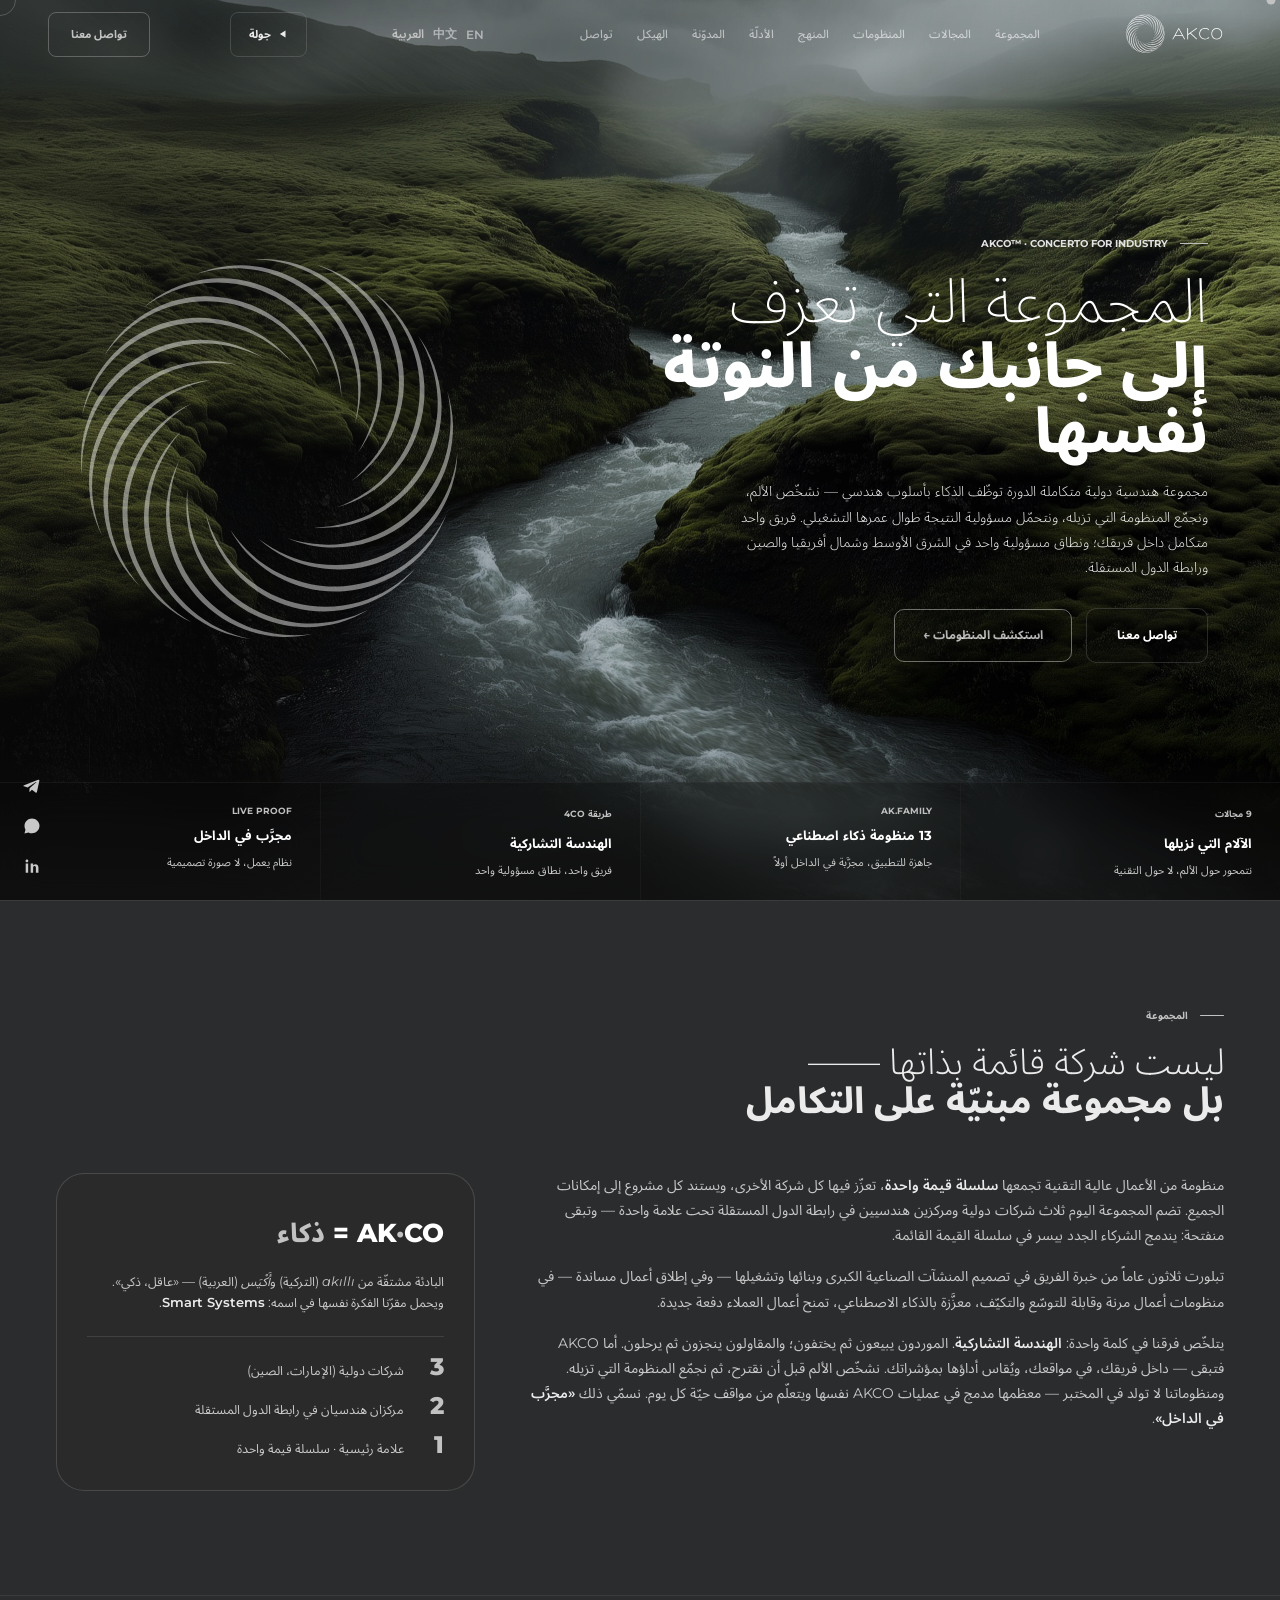
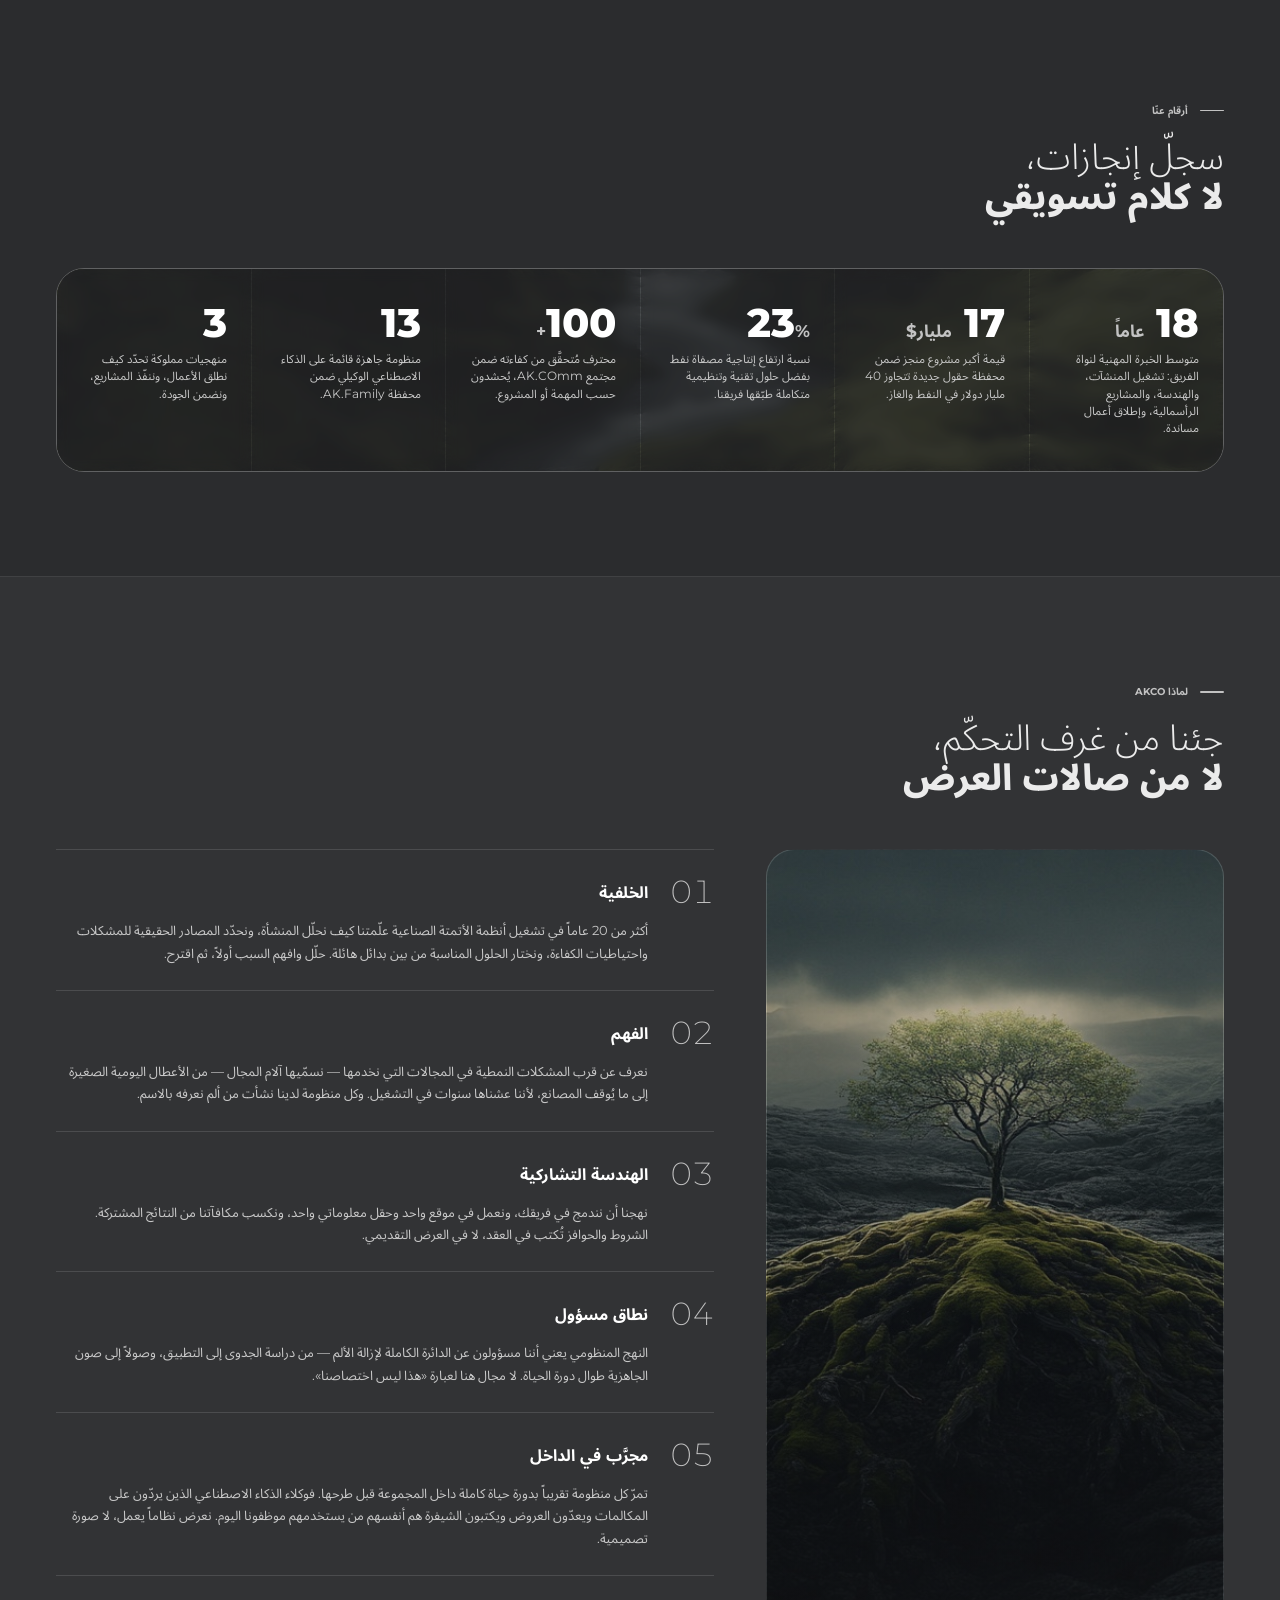
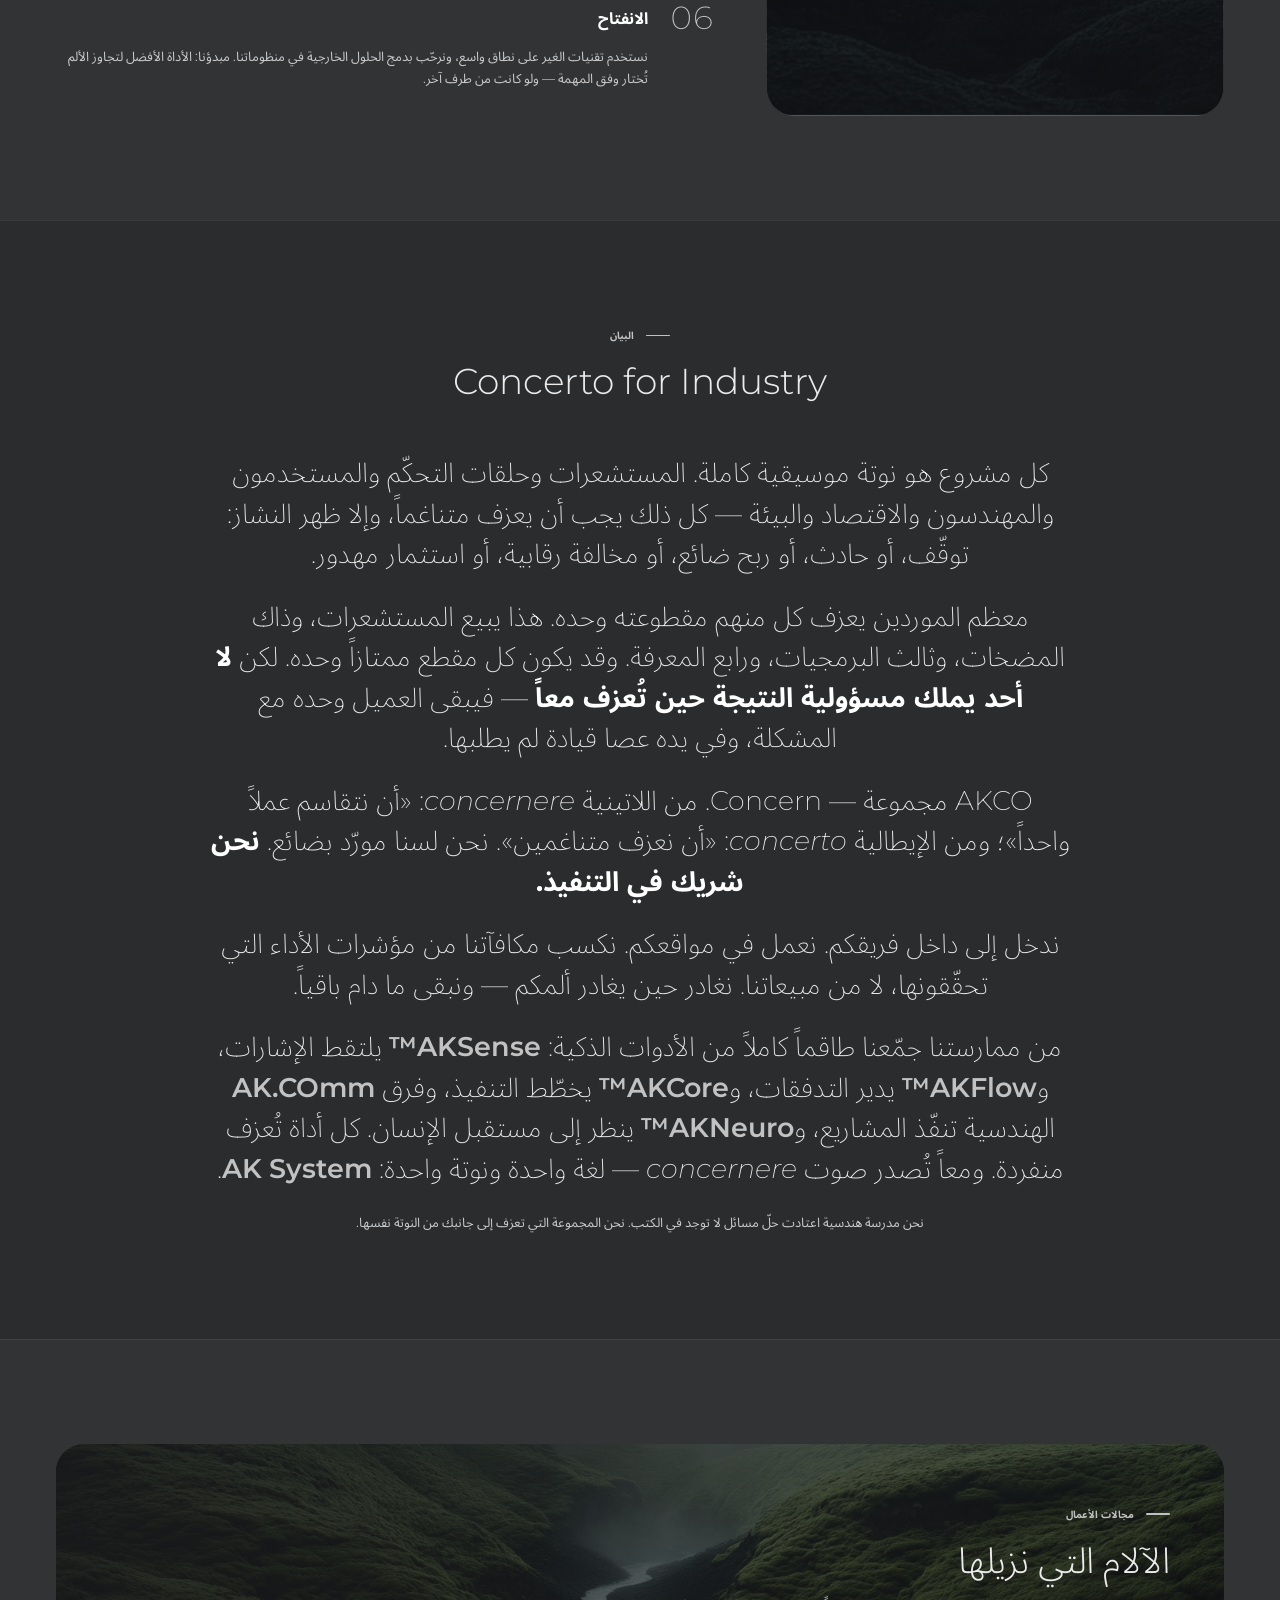
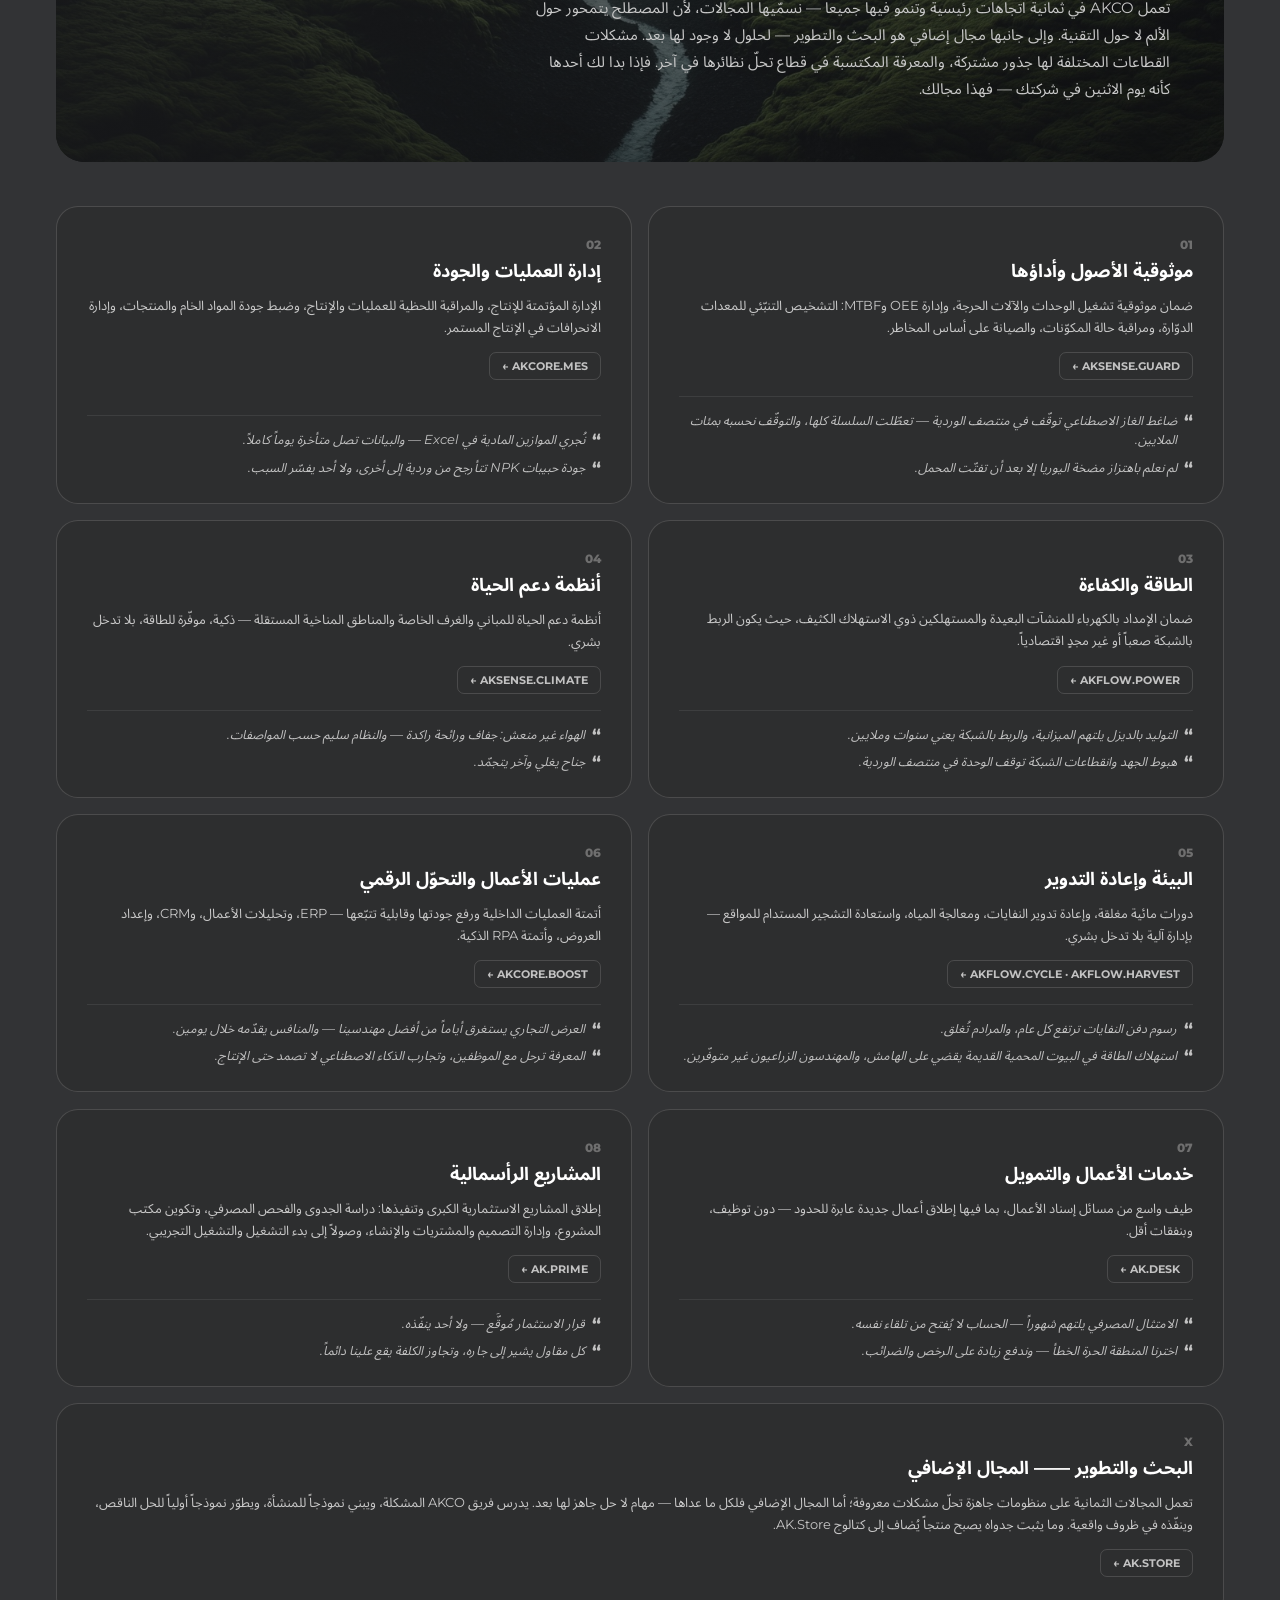
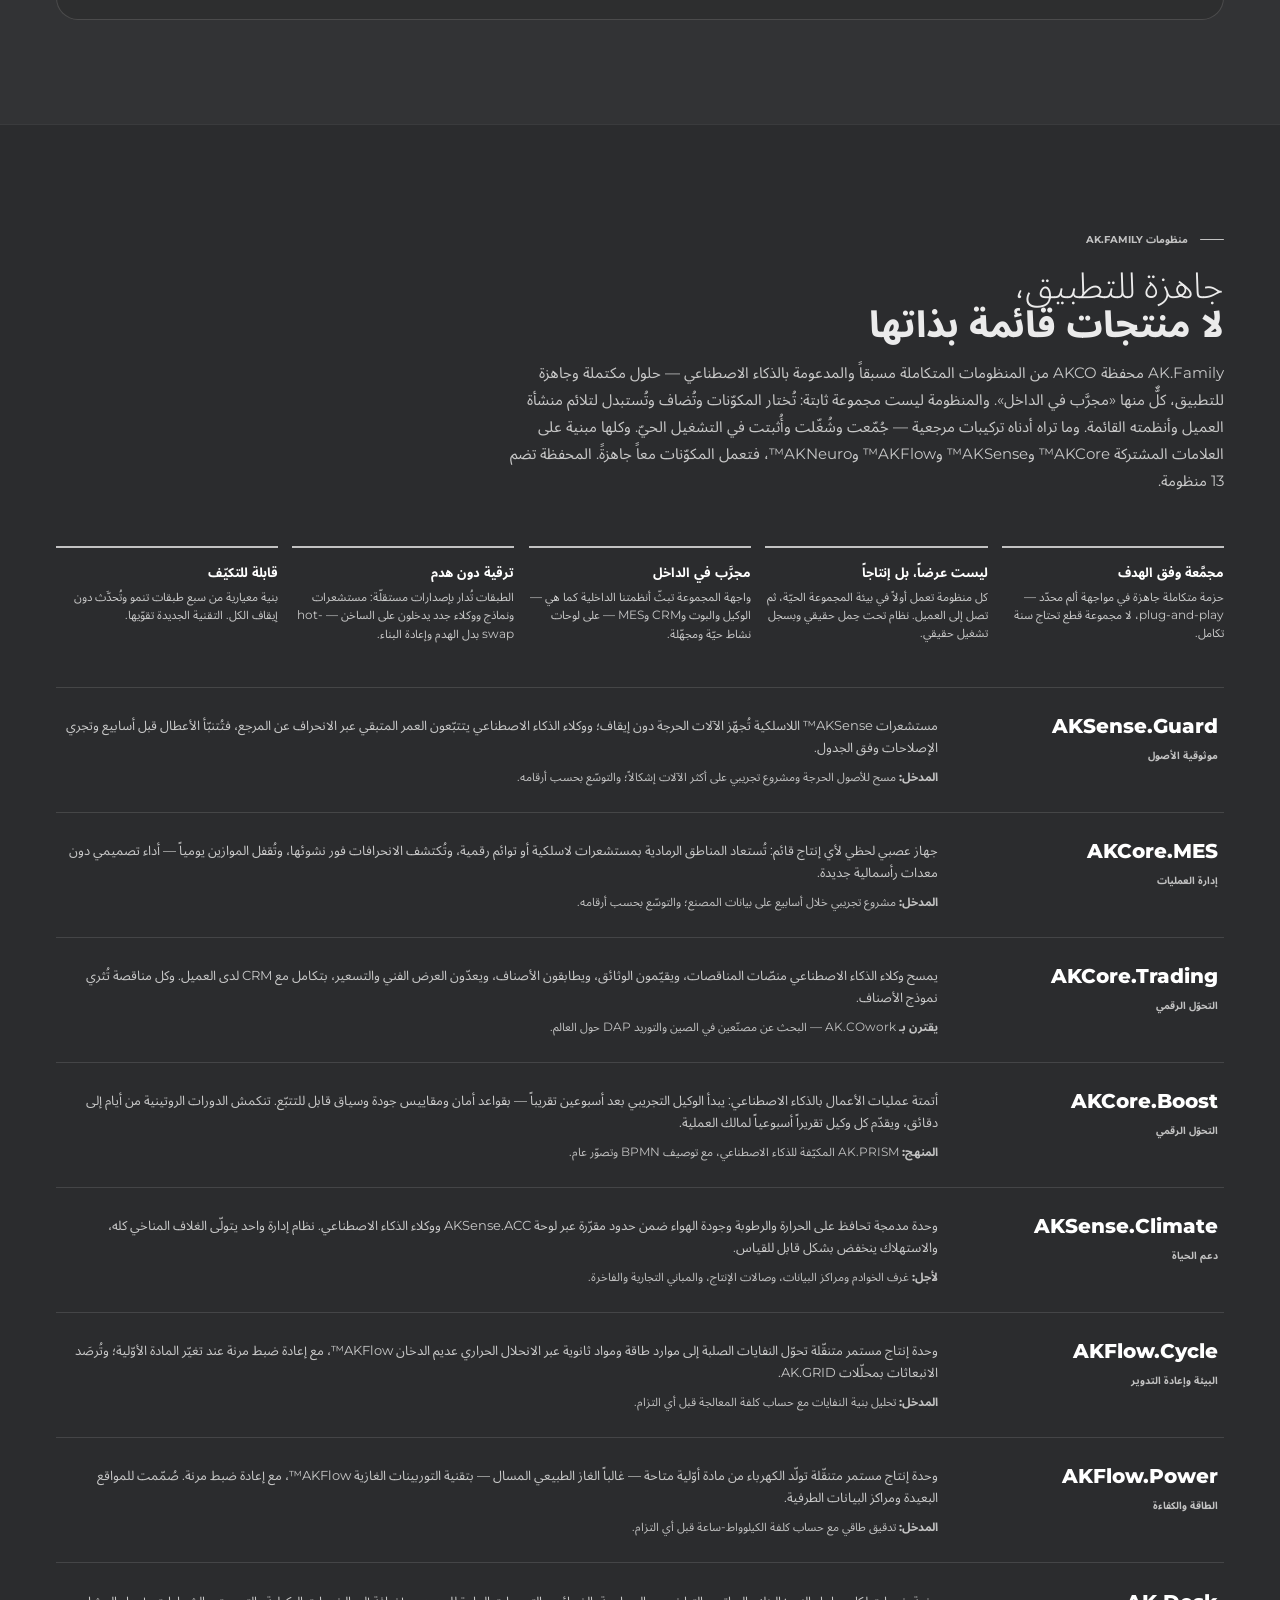
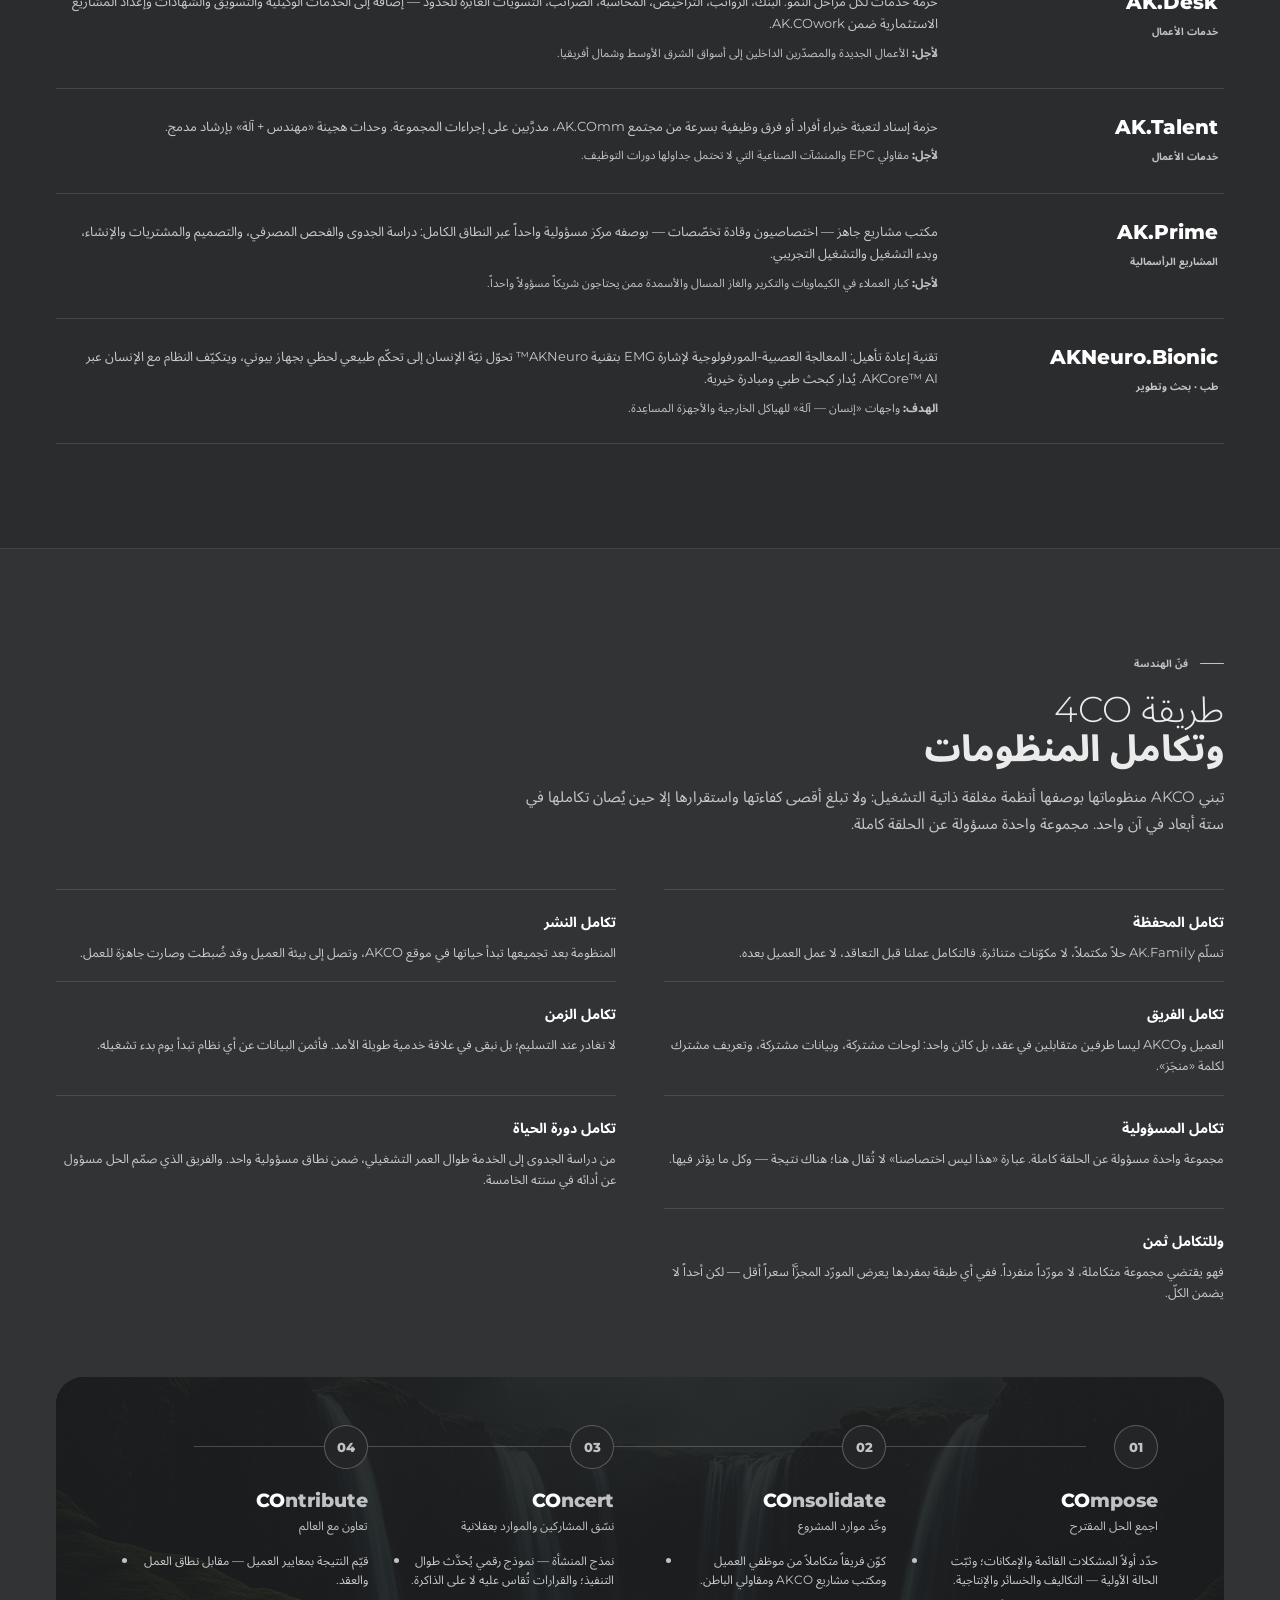
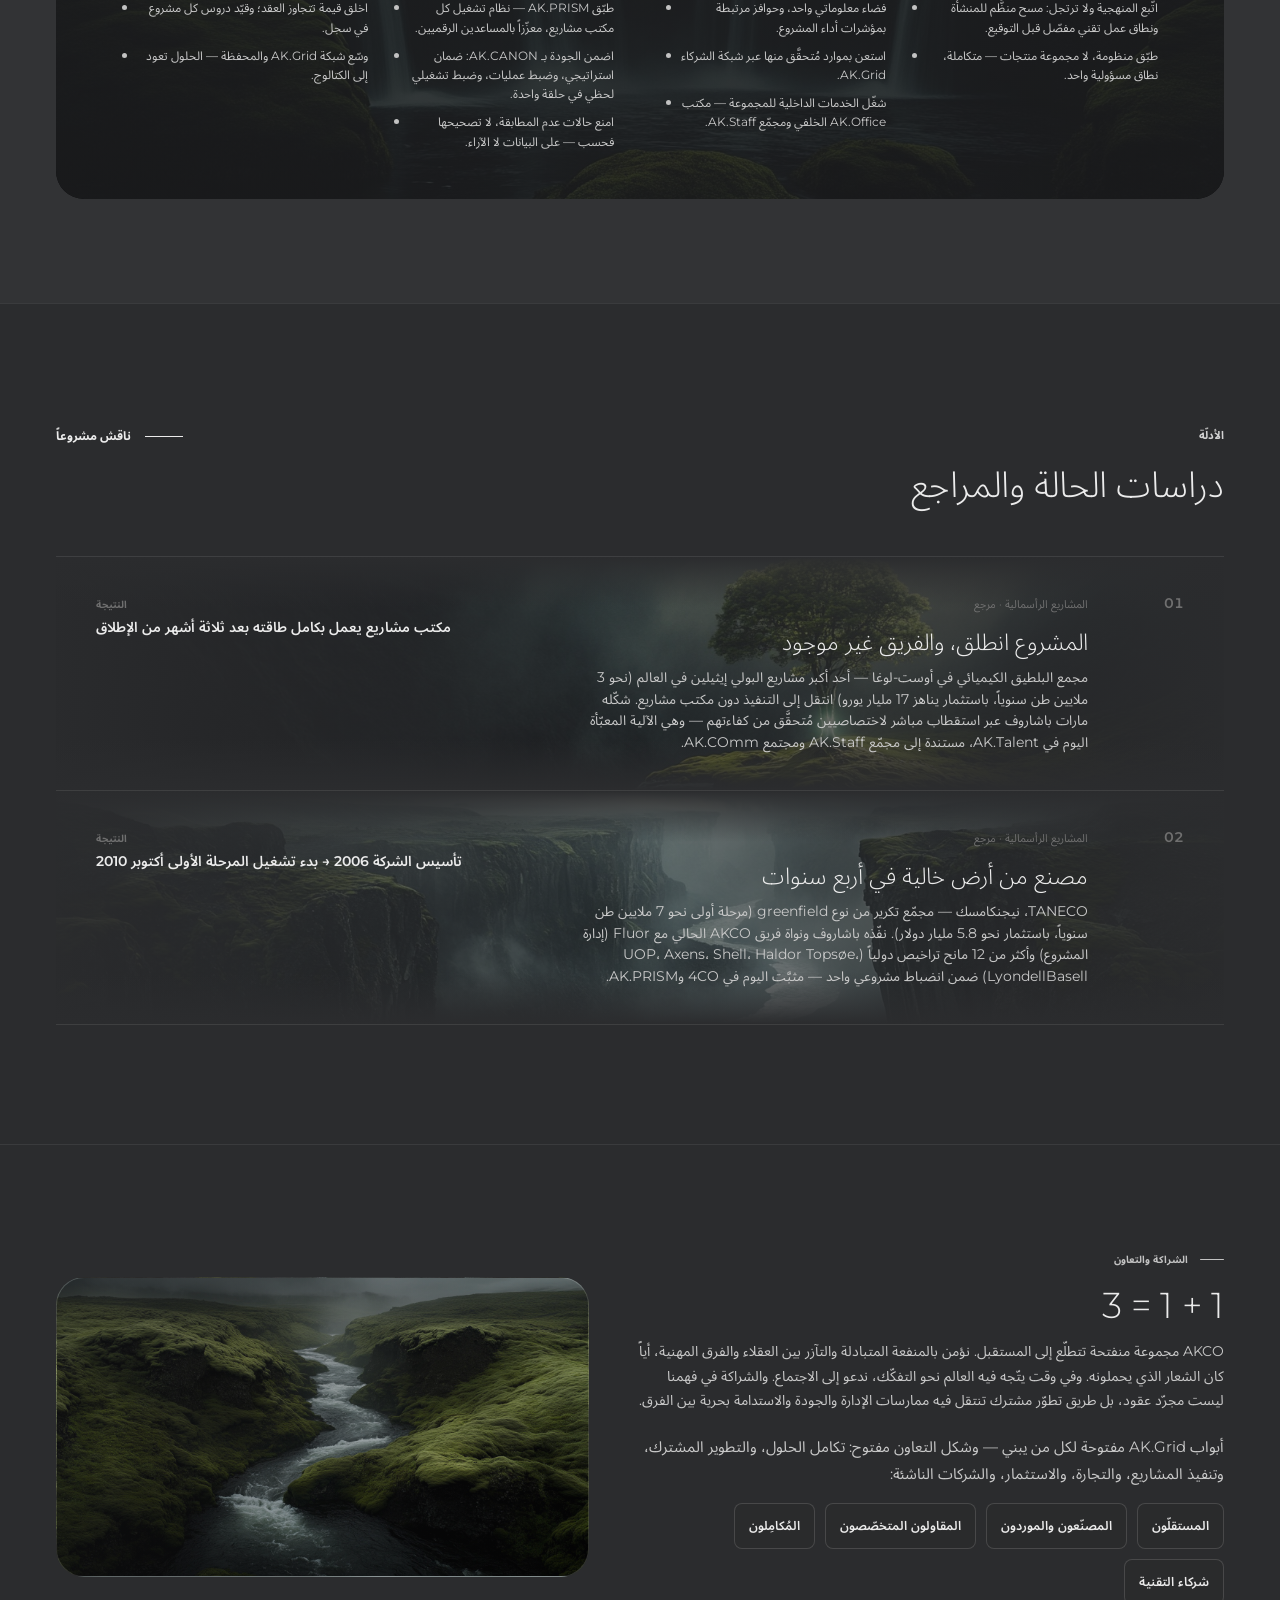
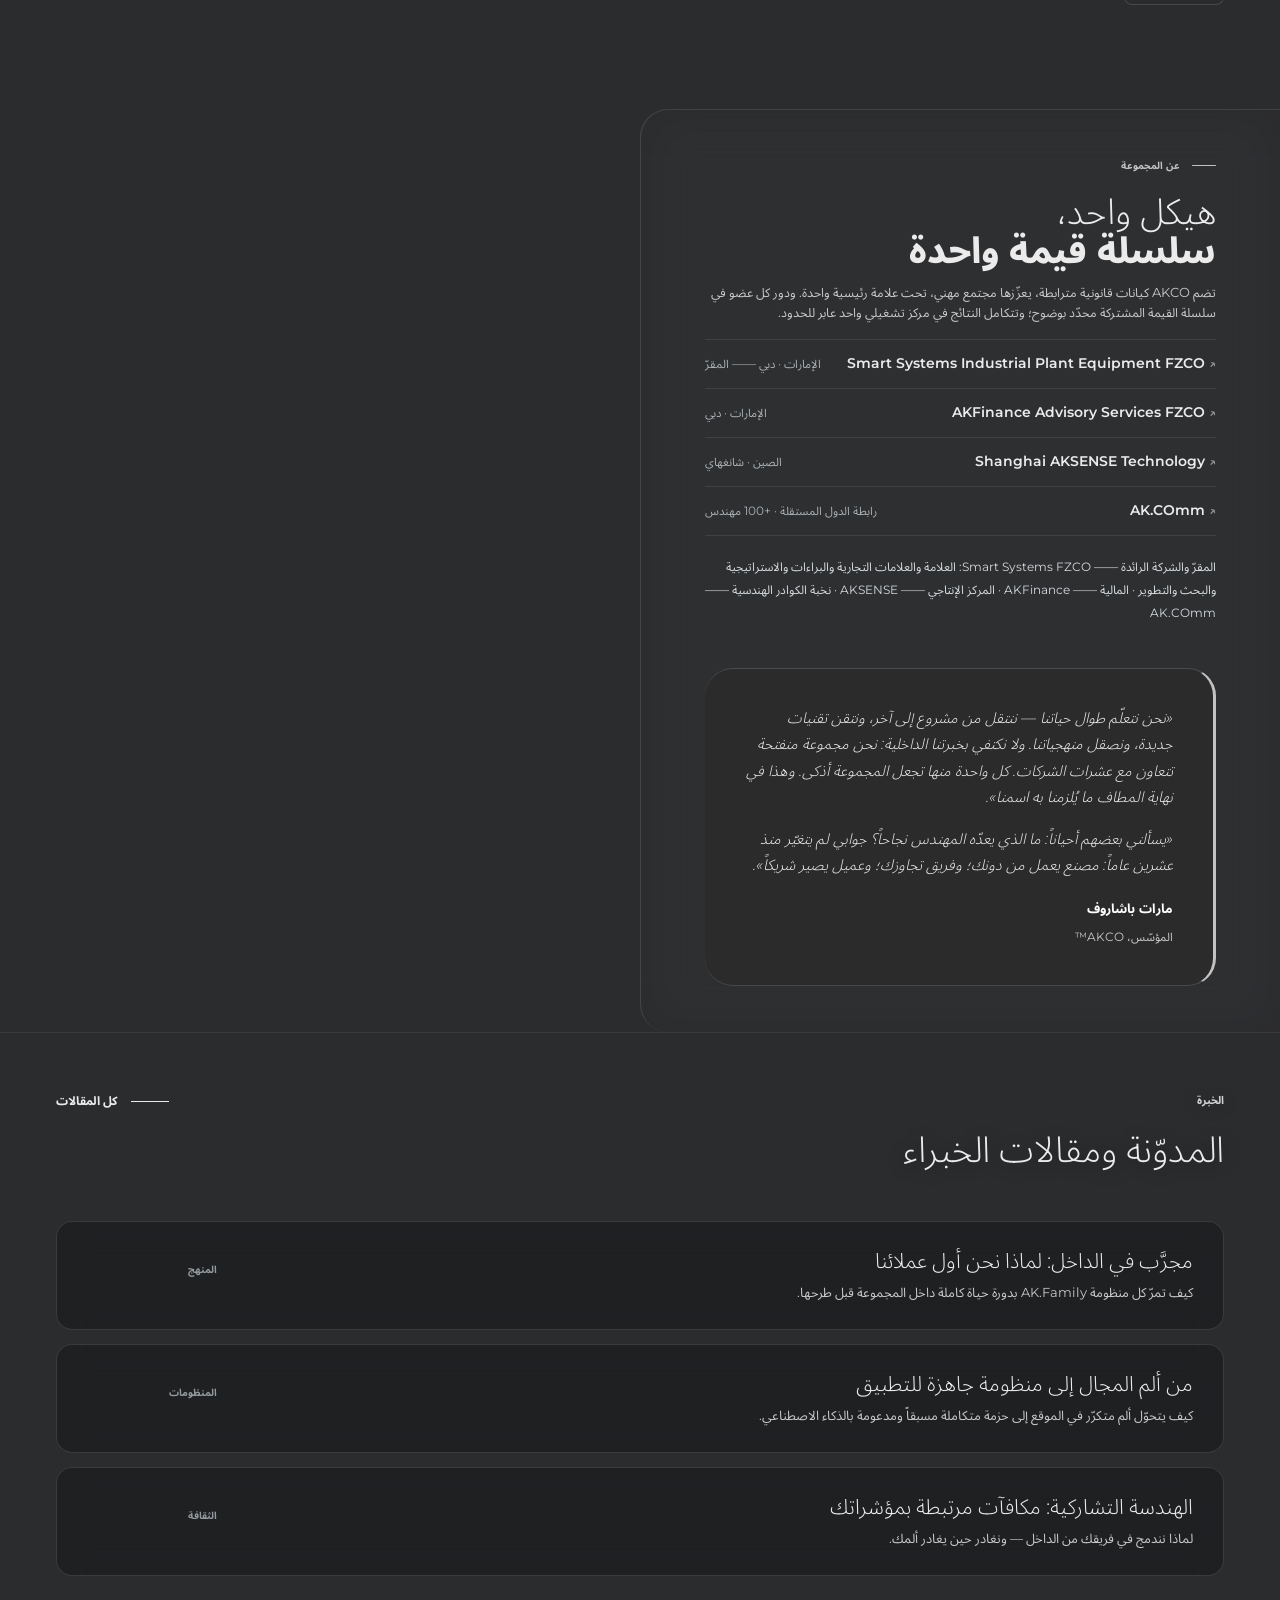
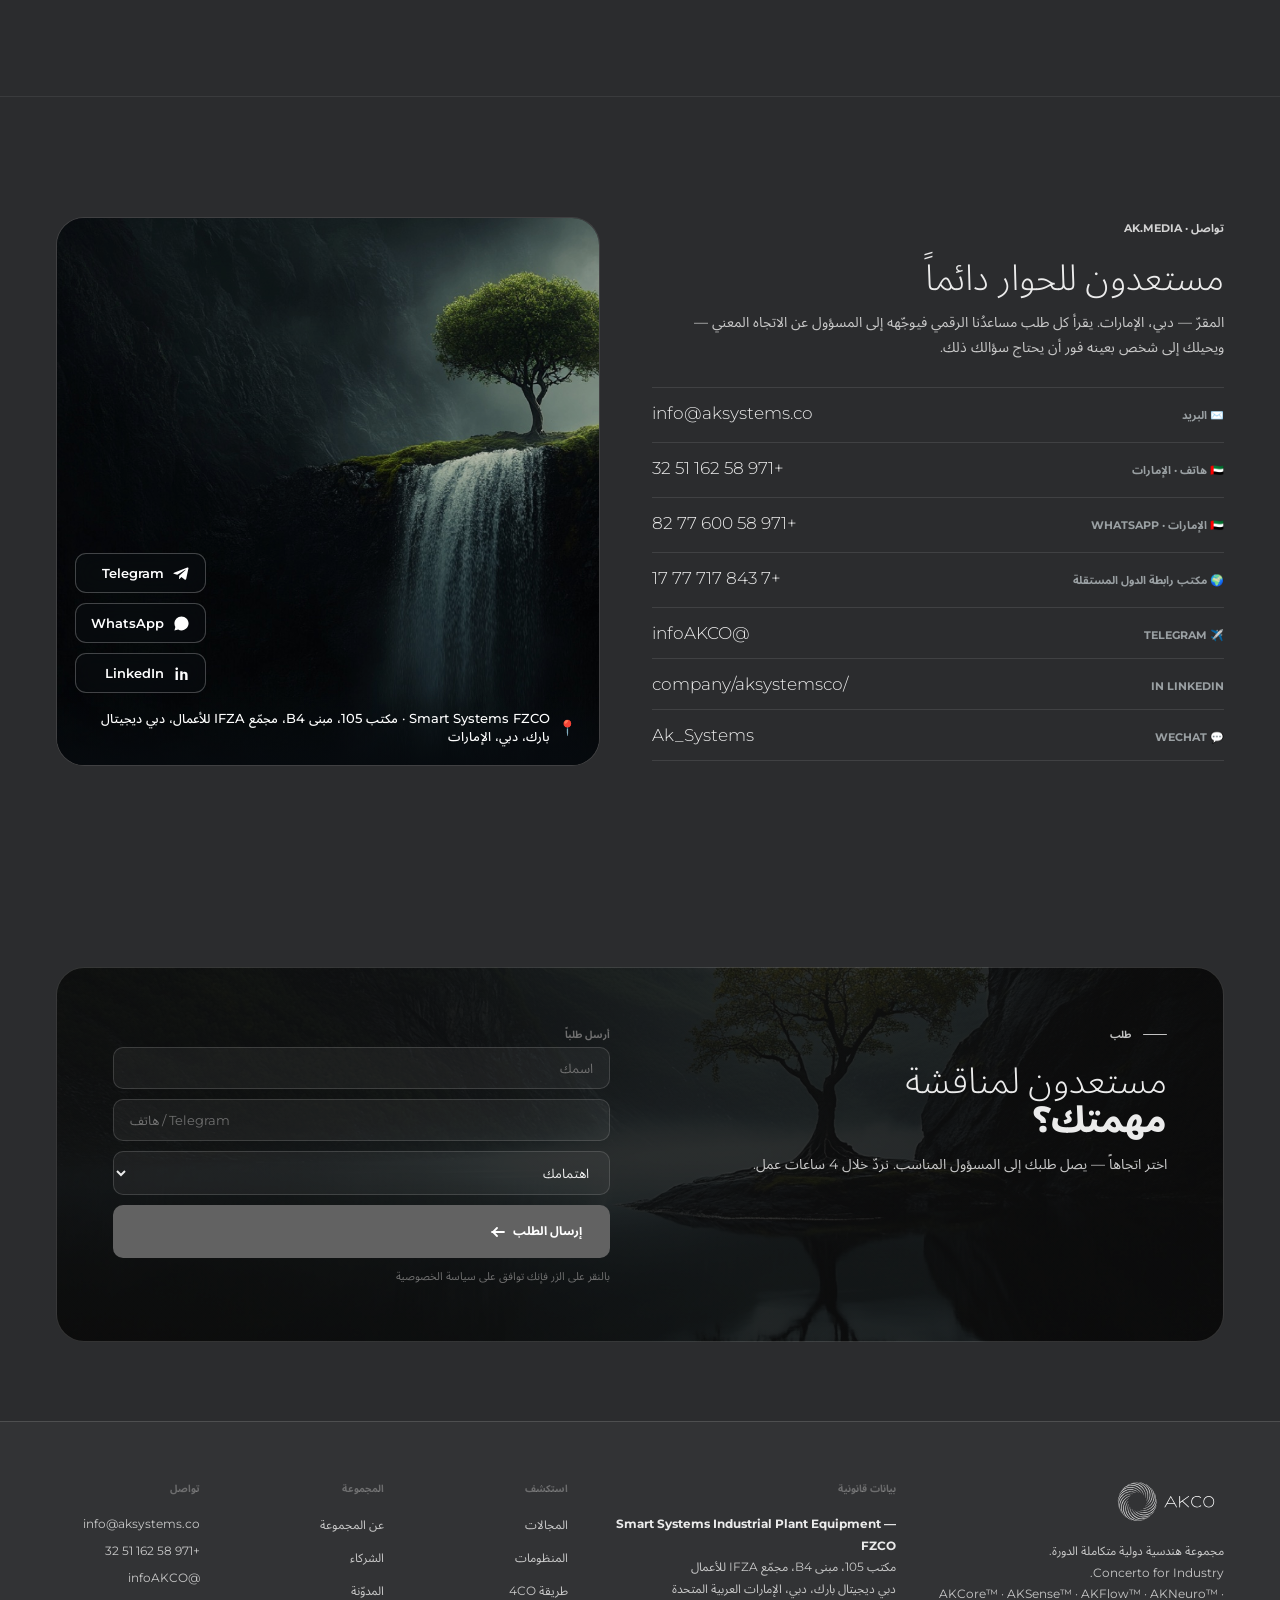
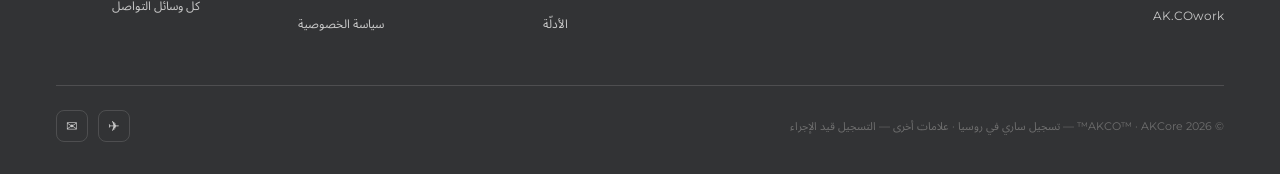
<file: ar/index.html>
<!DOCTYPE html>
<html lang="ar" dir="rtl">
<head>
<meta charset="UTF-8">
<meta name="viewport" content="width=device-width, initial-scale=1.0">
<link rel="icon" href="../assets/icons/favicon.svg" type="image/svg+xml">
<title>AKCO™ · مجموعة هندسية دولية متكاملة الدورة | Concerto for Industry</title>
<meta name="description" content="AKCO — مجموعة هندسية دولية متكاملة الدورة (الهندسة التشاركية). منظومات AK.Family جاهزة للتطبيق ومدعومة بالذكاء الاصطناعي عبر 9 مجالات صناعية؛ فريق واحد متكامل ونطاق مسؤولية واحد في الشرق الأوسط وشمال أفريقيا والصين ورابطة الدول المستقلة.">
<link rel="preconnect" href="https://fonts.googleapis.com">
<link href="https://fonts.googleapis.com/css2?family=Montserrat:ital,wght@0,200;0,300;0,400;0,500;0,600;0,700;0,800;1,300&display=swap" rel="stylesheet">
<link href="https://fonts.googleapis.com/css2?family=Noto+Sans+Arabic:wght@300;400;500;600;700;800&display=swap" rel="stylesheet">
<style>
*,*::before,*::after{box-sizing:border-box;margin:0;padding:0}
html{scroll-behavior:smooth}
body{font-family:'Montserrat',sans-serif;background:#2b2c2e;color:#ebebeb;overflow-x:hidden;-webkit-font-smoothing:antialiased;cursor:none}
a{text-decoration:none;color:inherit}
ul{list-style:none}

:root{
  --ink:#ebebeb;
  --ink2:#c0c0c0;
  --muted:#c8c8c8;
  --muted2:#6f6f6f;
  --bg:#2b2c2e;
  --bg2:#323335;
  --bg3:#3a3b3d;
  --glass:rgba(40,40,40,0.85);
  --glass2:rgba(35,35,35,0.9);
  --teal:#c2c2c2;
  --teal2:#626262;
  --teal-lt:rgba(168,168,168,0.18);
  --border:rgba(150,150,150,0.28);
  --border2:rgba(150,150,150,0.5);
  --r:14px;--rl:22px;--rxl:28px;
}

/* CURSOR */
.cur{position:fixed;width:9px;height:9px;background:var(--teal);border-radius:50%;pointer-events:none;z-index:9999;transform:translate(-50%,-50%);transition:width .22s,height .22s}
.ring{position:fixed;width:32px;height:32px;border:1.5px solid rgba(168,168,168,.35);border-radius:50%;pointer-events:none;z-index:9998;transform:translate(-50%,-50%)}
@media(max-width:768px){.cur,.ring{display:none}body{cursor:auto}}

/* NAV */
nav{position:fixed;top:0;left:0;right:0;z-index:600;height:68px;padding:0 48px;display:flex;align-items:center;justify-content:space-between;transition:background .35s,box-shadow .35s;background:transparent}
nav.sc{background:rgba(24,24,24,.92);backdrop-filter:blur(20px);box-shadow:0 1px 0 var(--border)}
.nl{display:flex;gap:24px;flex-shrink:0}
.nl a{font-size:11.5px;font-weight:500;letter-spacing:.06em;text-transform:uppercase;color:rgba(255,255,255,.55);transition:color .2s;white-space:nowrap}
.nl a:hover{color:#fff}
.brand-name{font-size:17px;font-weight:800;letter-spacing:.04em;color:#fff}
.brand-name span{color:var(--teal)}
.brand-name sup{font-size:10px;font-weight:600;vertical-align:super;color:rgba(168,168,168,.7)}
.nbtn{font-family:inherit;font-size:11px;font-weight:700;letter-spacing:.1em;text-transform:uppercase;padding:10px 22px;border-radius:8px;border:1.5px solid var(--border2);background:transparent;color:var(--teal);cursor:pointer;transition:all .22s}
.nbtn:hover{background:var(--teal);border-color:var(--teal);color:#fff}
.burger{display:none;flex-direction:column;gap:5px;cursor:pointer;background:none;border:none;padding:4px}
.burger span{width:22px;height:1.5px;background:#fff;display:block;transition:background .2s}
.mob{display:none;position:fixed;inset:0;background:#303030;z-index:490;padding:92px 32px 32px;flex-direction:column}
.mob.open{display:flex}
.mob a{font-size:20px;font-weight:600;color:#fff;padding:16px 0;border-bottom:1px solid var(--border)}
@media(max-width:900px){.nl,.nbtn{display:none}.burger{display:flex}nav{padding:0 24px}}

/* HERO */
.hero{position:relative;height:100vh;min-height:680px;overflow:hidden}
.hbg{position:absolute;inset:-3% 0;width:100%;height:106%;overflow:hidden;will-change:transform}
.hbg-vid{position:absolute;inset:0;width:100%;height:100%}

/* Крупный заголовок ЗА панелью (z-index:1) — ICE|LEND: начинается от блюр-границы */
.htitle{position:absolute;left:40%;bottom:140px;
  font-size:clamp(52px,9vw,130px);font-weight:800;letter-spacing:-.04em;line-height:.88;
  color:#fff;white-space:nowrap;z-index:1;
  text-shadow:0 8px 40px rgba(0,0,0,.55);pointer-events:none}
.htitle em{font-style:italic;font-weight:200;color:rgba(255,255,255,.38);display:block;font-size:.8em}

/* Watermark AK — дальний фон */
.hwm{position:absolute;right:2%;top:4%;font-size:clamp(180px,28vw,380px);
  font-weight:800;letter-spacing:-.05em;color:rgba(78,78,78,.04);
  z-index:1;line-height:1;pointer-events:none;user-select:none}

/* Главная стеклянная панель — уже, по центру */
.hpanel{position:absolute;left:12%;right:12%;top:80px;bottom:88px;
  border-radius:22px;overflow:hidden;z-index:2;
  border:1px solid rgba(255,255,255,.22);
  box-shadow:0 30px 72px rgba(0,0,0,.52)}
/* blur-слой: слева матовое, справа прозрачное */
.hpanel::before{content:'';position:absolute;inset:0;z-index:0;
  -webkit-backdrop-filter:blur(14px) saturate(118%) brightness(1.02);
          backdrop-filter:blur(14px) saturate(118%) brightness(1.02);
  background:rgba(255,255,255,.025);
  -webkit-mask-image:linear-gradient(90deg,#000 0%,#000 38%,transparent 65%);
          mask-image:linear-gradient(90deg,#000 0%,#000 38%,transparent 65%)}
/* тинт-слой: тёмнее слева, прозрачно справа */
.hpanel::after{content:'';position:absolute;inset:0;z-index:1;
  background:linear-gradient(90deg,rgba(9,9,9,.72) 0%,rgba(9,9,9,.30) 38%,transparent 62%)}

/* Морфинг-логотип справа поверх видео */
.hlogo{position:absolute;top:50%;right:3%;transform:translateY(-50%);width:36%;max-width:500px;height:66%;z-index:2;pointer-events:none;display:flex;align-items:center;justify-content:center}
.hlogo svg{width:100%;height:100%;opacity:.45}
/* Мобильный: текст сверху, логотип снизу — не пересекаются */
@media(max-width:900px){
  .hero{min-height:600px}
  /* логотип: размер зависит и от ширины, и от высоты экрана — на низких ужимается, чтобы не наезжать */
  .hlogo{top:auto;bottom:26px;right:auto;left:50%;transform:translateX(-50%);width:min(50vw,18vh,210px);max-width:210px;height:auto;z-index:1}
  .hlogo svg{height:auto;opacity:.55}
  /* обе кнопки в один ряд — вторая плашка поднимается к первой, не заходит на логотип */
  .hbtns{flex-wrap:nowrap;gap:8px}
  .hbtns .btn{font-size:10px;padding:11px 13px;letter-spacing:.04em;white-space:nowrap}
}
/* Высокие телефоны — места внизу достаточно, возвращаем логотипу крупный размер (почти как было) */
@media(max-width:900px) and (min-height:780px){
  .hlogo{width:min(62vw,27vh,290px);max-width:290px;bottom:30px}
}
/* На низких экранах (старые/маленькие телефоны) контент занимает почти всю высоту —
   декоративный логотип скрываем, чтобы он не наезжал на кнопки */
@media(max-width:900px) and (max-height:660px){
  .hlogo{display:none}
}

/* Контент поверх фото (без панели) */
.hov{position:absolute;inset:0;background:linear-gradient(105deg,rgba(16,16,16,.5) 0%,rgba(16,16,16,.2) 55%,transparent 100%);pointer-events:none}
.hov::after{content:'';position:absolute;bottom:0;left:0;right:0;height:150px;background:linear-gradient(to top,rgba(27,27,27,.65) 0%,transparent 100%)}
.hc{position:absolute;z-index:2;left:72px;top:50%;transform:translateY(-50%);max-width:600px}
@media(max-width:900px){.hc{left:24px;right:24px;top:104px;bottom:auto;transform:none;max-width:none}}

.ey{display:flex;align-items:center;gap:12px;margin-bottom:18px}
.eyl{width:28px;height:1.5px;background:var(--ink2)}
.ey span{font-size:10px;font-weight:700;letter-spacing:.22em;text-transform:uppercase;color:#e2e2e2}
.ht{font-size:clamp(36px,4.8vw,72px);font-weight:200;line-height:1.06;letter-spacing:-.025em;color:#fff;margin-bottom:16px}
.ht strong{font-weight:800;display:block}
.hd{font-size:14px;font-weight:300;color:rgba(255,255,255,.92);line-height:1.8;max-width:480px;margin-bottom:28px}
.hbtns{display:flex;align-items:center;gap:14px;flex-wrap:wrap}
.btn{display:inline-flex;align-items:center;gap:8px;font-family:inherit;font-weight:700;letter-spacing:.08em;text-transform:uppercase;border-radius:10px;border:none;cursor:pointer;transition:all .24s;text-decoration:none}
.btn-p{font-size:12px;padding:14px 30px;background:rgba(10,10,10,.28);backdrop-filter:blur(20px) saturate(110%);-webkit-backdrop-filter:blur(20px) saturate(110%);color:#fff;border:1px solid rgba(255,255,255,.14)}
.btn-p:hover{background:rgba(10,10,10,.5);transform:translateY(-2px);box-shadow:0 8px 28px rgba(0,0,0,.4)}
.btn-g{font-size:12px;padding:13px 28px;background:transparent;color:rgba(255,255,255,.7);border:1.5px solid rgba(255,255,255,.4)}
.btn-g:hover{color:#fff;border-color:rgba(255,255,255,.7)}
.casesec .btn-g:hover,.cardsec .btn-g:hover{color:var(--teal)}

/* Правый мета-блок в прозрачной зоне */
.hmeta{position:absolute;right:52px;top:50%;transform:translateY(-50%);
  width:32%;z-index:3;display:flex;flex-direction:column;gap:20px;
  padding-left:24px;border-left:1px solid rgba(255,255,255,.16)}
.hmi{display:flex;flex-direction:column;gap:4px}
.hml{font-size:9.5px;letter-spacing:.18em;text-transform:uppercase;
  color:rgba(255,255,255,.38);font-weight:700}
.hmv{font-size:13.5px;font-weight:700;color:#fff;line-height:1.38;
  text-shadow:0 2px 10px rgba(0,0,0,.7)}

/* Scroll indicator */
.schi{position:absolute;right:80px;bottom:106px;z-index:3;display:flex;flex-direction:column;align-items:center;gap:8px}
.schi span{font-size:9px;letter-spacing:.18em;text-transform:uppercase;color:rgba(255,255,255,.22);writing-mode:vertical-rl}
.schl{width:1px;height:36px;background:rgba(78,78,78,.1);overflow:hidden;position:relative}
.schl::after{content:'';position:absolute;top:-100%;left:0;right:0;height:100%;background:var(--teal);animation:sa 1.8s 1s infinite}
@keyframes sa{0%{top:-100%}100%{top:100%}}
.hi{opacity:0;animation:fu .9s forwards}
.hi.d1{animation-delay:.15s}.hi.d2{animation-delay:.35s}.hi.d3{animation-delay:.55s}.hi.d4{animation-delay:.75s}
@keyframes fu{from{opacity:0;transform:translateY(18px)}to{opacity:1;transform:translateY(0)}}
@media(max-width:680px){
  .hwm,.htitle{display:none}
}

/* DIRECTION TILES (bottom of hero) */
.dtiles{position:absolute;bottom:0;left:0;right:0;z-index:3;display:grid;grid-template-columns:repeat(4,1fr)}
.dtile{padding:22px 28px;border-top:1px solid rgba(78,78,78,.18);border-right:1px solid rgba(78,78,78,.12);
  background:rgba(10,10,10,.28);
  backdrop-filter:blur(20px) saturate(110%);-webkit-backdrop-filter:blur(20px) saturate(110%);
  transition:background .25s;cursor:pointer;text-decoration:none;color:inherit}
.dtile:last-child{border-right:none}
.dtile:hover{background:rgba(10,10,10,.45)}
.dtile__kick{font-size:9px;font-weight:700;letter-spacing:.18em;text-transform:uppercase;color:var(--ink2);margin-bottom:6px;display:block}
.dtile h3{font-size:13px;font-weight:700;color:#fff;margin-bottom:4px}
.dtile p{font-size:11px;color:var(--muted);line-height:1.5}
@media(max-width:900px){.dtiles{display:none}}

/* STATS */
.stbar{background:rgba(35,35,35,0.9);border-bottom:1px solid var(--border)}
.sti{display:flex}
.stit{flex:1;padding:22px 36px;border-right:1px solid var(--border)}
.stit:last-child{border-right:none}
.stn{font-size:30px;font-weight:800;color:#fff;letter-spacing:-.03em;line-height:1;margin-bottom:3px}
.stl{font-size:9px;font-weight:700;letter-spacing:.12em;text-transform:uppercase;color:rgba(78,78,78,.5)}
.sts{font-size:11px;color:rgba(255,255,255,.2);margin-top:1px}
@media(max-width:768px){.sti{flex-wrap:wrap}.stit{flex:1 1 48%;border-bottom:1px solid var(--border);padding:20px 18px}}

/* SECTION HELPERS */
.ew{display:flex;align-items:center;gap:12px;margin-bottom:16px}
.ewl{width:24px;height:1.5px;background:var(--teal);border-radius:2px;flex-shrink:0}
.ew span{font-size:10px;font-weight:700;letter-spacing:.2em;text-transform:uppercase;color:var(--teal)}
.aboutsec .ewl{background:var(--ink2)}
.aboutsec .ew span{color:var(--ink2)}
.st{font-size:clamp(24px,2.8vw,40px);font-weight:300;line-height:1.1;letter-spacing:-.02em;color:var(--ink);margin-bottom:12px}
.st strong{font-weight:800}
.sd{font-size:14px;color:var(--muted);line-height:1.75;max-width:460px}
.aboutsec .st{color:#fff}
.aboutsec .sd{color:var(--ink2)}
.rv{opacity:0;transform:translateY(22px);transition:opacity .95s cubic-bezier(.22,.61,.36,1),transform .95s cubic-bezier(.22,.61,.36,1);will-change:opacity,transform}
.rv.on{opacity:1;transform:translateY(0)}
.d1{transition-delay:.1s}.d2{transition-delay:.2s}.d3{transition-delay:.3s}.d4{transition-delay:.4s}
/* Domain cards — modern 3D "focus-in": card stands up from a slight tilt + scale, with a soft blur */
.dmc.rv{opacity:0;transform:perspective(1200px) rotateX(9deg) translateY(34px) scale(.975);transform-origin:50% 100%;filter:blur(6px);transition:opacity 1.05s cubic-bezier(.2,.6,.24,1),transform 1.05s cubic-bezier(.2,.6,.24,1),filter 1.05s cubic-bezier(.2,.6,.24,1)}
.dmc.rv.on{opacity:1;transform:none;filter:none}
/* Language switcher */
.lang{display:flex;align-items:center;gap:9px;margin-left:16px;flex-shrink:0}
.lang a,.lang span{font-size:12px;font-weight:600;letter-spacing:.03em;color:rgba(255,255,255,.5);transition:color .2s;white-space:nowrap;text-decoration:none}
.lang a:hover{color:#fff}
.lang .is-cur{color:var(--teal);cursor:default}
.lang .soon{color:rgba(255,255,255,.26);cursor:default}
@media(max-width:900px){nav .lang{display:none}}
.mob .lang{display:flex;margin:26px 0 0;gap:20px;border-top:1px solid var(--border);padding-top:22px}
.mob .lang a,.mob .lang span{font-size:17px}
/* Site tour button */
.ntour{display:inline-flex;align-items:center;gap:7px;font-family:inherit;font-size:11px;font-weight:700;letter-spacing:.1em;text-transform:uppercase;padding:10px 18px;border-radius:8px;border:1px solid var(--border);background:transparent;color:var(--ink);cursor:pointer;transition:border-color .22s,color .22s,background .22s;text-decoration:none;white-space:nowrap;margin-left:4px}
.ntour:hover{border-color:var(--teal);color:#fff;background:rgba(255,255,255,.05)}
.ntour svg{width:10px;height:10px;fill:currentColor}
@media(max-width:900px){nav .ntour{display:none}}
@media(prefers-reduced-motion:reduce){
  .rv,.rv.on{opacity:1!important;transform:none!important;transition:none!important}
  .hi{opacity:1!important;animation:none!important}
  .cmap-right:hover .cmap-photo,.sp-bg,.hbg{transform:none!important}
}

/* SPLIT SECTIONS */
.sp{position:relative;min-height:520px;overflow:hidden;display:flex;align-items:stretch}
.sp-bg{position:absolute;inset:-16% 0;background-size:cover;background-position:center;will-change:transform}
.sp-ov{position:absolute;inset:0;background:rgba(10,12,14,0)}
.sp-panel{position:relative;z-index:2;width:50%;padding:72px 64px;
  background:rgba(40,40,40,0.2);
  backdrop-filter:blur(24px) saturate(105%) brightness(1.12);
  -webkit-backdrop-filter:blur(24px) saturate(105%) brightness(1.12);
  border-right:1px solid rgba(255,255,255,0.12);
  box-shadow:inset 0 1px 0 rgba(255,255,255,.1);
  border-radius:0 28px 28px 0;
  display:flex;flex-direction:column;justify-content:center}
.sp.flip{flex-direction:row-reverse}
.sp.flip .sp-panel{border-right:none;border-left:1px solid var(--border);border-radius:28px 0 0 28px}
.sp-feats{display:flex;flex-direction:column;gap:10px;margin:20px 0 28px}
.sp-feat{display:flex;align-items:flex-start;gap:11px;font-size:13px;color:var(--muted);line-height:1.55}
.fd{width:6px;height:6px;background:var(--teal);border-radius:50%;flex-shrink:0;margin-top:6px}
.sp-tag{display:inline-block;font-size:10px;font-weight:700;letter-spacing:.14em;text-transform:uppercase;
  color:var(--teal);background:rgba(78,78,78,.1);padding:5px 12px;border-radius:6px;border:1px solid var(--border);margin-top:auto}
.sl{display:inline-flex;align-items:center;gap:9px;font-size:11px;font-weight:700;letter-spacing:.1em;text-transform:uppercase;color:var(--teal);transition:gap .2s,color .2s,opacity .65s ease,transform .65s ease}
.sl:hover{gap:15px;color:var(--ink)}
@media(max-width:900px){.sp,.sp.flip{flex-direction:column}
.sp-panel{width:100%;border-right:none!important;border-left:none!important;padding:48px 28px}
/* На мобильных панель во всю ширину — сильный blur(24px) полностью скрывал фото. Уменьшаем блюр и даём тёмный скрим-градиент для читаемости текста */
.sp-panel{backdrop-filter:blur(2px) saturate(1.05);-webkit-backdrop-filter:blur(2px) saturate(1.05);background:linear-gradient(180deg,rgba(14,16,18,.34),rgba(14,16,18,.6))}
.sp-bg{inset:-5%}}

/* CARDS SECTION */
.cardsec{background:var(--bg3);padding:80px 56px;border-top:1px solid rgba(255,255,255,.06)}
#blog{position:relative;overflow:hidden;padding-top:56px}
#blog::before{content:"";position:absolute;inset:0;pointer-events:none;z-index:0;background-image:var(--blogbg);background-size:cover;background-position:center;background-attachment:fixed;filter:brightness(0.6) saturate(1.08) contrast(1.02)}
/* На мобильных background-attachment:fixed масштабирует фон под всю высоту документа → пикселизация; переключаем на scroll */
@media(max-width:768px){#blog::before,#contacts::before{background-attachment:scroll}}
#blog::after{content:"";position:absolute;inset:0;pointer-events:none;z-index:0;background:linear-gradient(rgba(43,44,46,1) 0%,rgba(43,44,46,.85) 7%,rgba(43,44,46,.4) 20%,rgba(43,44,46,0) 42%,rgba(43,44,46,0) 100%)}
#blog>*{position:relative;z-index:1}
#blog .st,#blog .meye{text-shadow:0 2px 18px rgba(0,0,0,.45)}
@media(max-width:768px){.cardsec{padding:60px 20px}}
.sh{display:flex;justify-content:space-between;align-items:flex-end;margin-bottom:44px;gap:20px;flex-wrap:wrap}
.cgrid{display:grid;grid-template-columns:repeat(3,1fr);gap:16px}
@media(max-width:900px){.cgrid{grid-template-columns:repeat(2,1fr)}}
@media(max-width:580px){.cgrid{grid-template-columns:1fr}}
.gc{border-radius:var(--rl);overflow:hidden;border:1px solid var(--border);
  background:rgba(42,42,42,.85);backdrop-filter:blur(12px);-webkit-backdrop-filter:blur(12px);
  transition:border-color .28s,box-shadow .28s,transform .28s;cursor:pointer}
.gc:hover{border-color:var(--border2);box-shadow:0 8px 40px rgba(0,0,0,.25);transform:translateY(-4px)}
.gc-body{padding:28px 26px}
.gc-body h3{font-size:14px;font-weight:700;color:var(--ink);margin-bottom:7px;line-height:1.4}
.gc-body p{font-size:12.5px;color:var(--muted);line-height:1.65}

/* CASES */
.casesec{background:var(--bg3);padding:80px 56px;border-top:1px solid rgba(255,255,255,.06)}
@media(max-width:768px){.casesec{padding:60px 20px}}
.ccgrid{display:grid;grid-template-columns:repeat(3,1fr);gap:16px}
@media(max-width:900px){.ccgrid{grid-template-columns:repeat(2,1fr)}}
@media(max-width:580px){.ccgrid{grid-template-columns:1fr}}
.cc{border-radius:var(--rl);overflow:hidden;border:1px solid var(--border);background:var(--glass);transition:box-shadow .28s,transform .28s,border-color .28s;display:flex;flex-direction:column}
.cc:hover{box-shadow:0 8px 40px rgba(78,78,78,.1);transform:translateY(-4px);border-color:var(--border2)}
.cth{height:188px;position:relative;overflow:hidden}
.cthi{position:absolute;inset:-8%;background-size:cover;background-position:center;transition:transform .55s ease}
.cc:hover .cthi{transform:scale(1.05)}
.ctho{position:absolute;inset:0;background:linear-gradient(to bottom,transparent 40%,rgba(9,9,9,.65) 100%)}
.cgeo{position:absolute;top:12px;left:12px;background:rgba(98,98,98,.75);color:#fff;font-size:10px;font-weight:700;letter-spacing:.1em;text-transform:uppercase;padding:4px 10px;border-radius:6px;backdrop-filter:blur(8px)}
.cbody{padding:20px 22px 22px;flex:1;display:flex;flex-direction:column}
.cbody h3{font-size:14px;font-weight:700;color:var(--ink);margin-bottom:7px;line-height:1.4}
.cbody p{font-size:12.5px;color:var(--muted);line-height:1.65;margin-bottom:13px}
.cres{display:flex;align-items:flex-start;gap:8px;font-size:12px;font-weight:600;color:var(--teal);background:rgba(78,78,78,.07);padding:9px 12px;border-radius:8px;border:1px solid var(--border);margin-top:auto}
.cres::before{content:'✓';width:16px;height:16px;background:var(--teal2);color:#fff;border-radius:50%;display:flex;align-items:center;justify-content:center;font-size:9px;font-weight:800;flex-shrink:0;margin-top:1px}

/* ABOUT */
.aboutsec{position:relative;padding:80px 56px;overflow:hidden;background:var(--bg);border-top:1px solid rgba(255,255,255,.06)}
.about-bg{position:absolute;inset:-10%;background-size:cover;background-position:center;will-change:transform}
.about-ov{position:absolute;inset:0;background:rgba(0,0,0,.52)}
.about-inner{position:relative;z-index:2}
@media(max-width:768px){.aboutsec{padding:60px 20px}}
.egrid{display:grid;grid-template-columns:repeat(4,1fr);grid-auto-rows:minmax(86px,1fr);gap:12px;margin-top:36px}
.egrid>:first-child{grid-column:span 2;grid-row:span 2;background-position:center 35%!important}
.egrid>:first-child b{font-size:17px}
.egrid>:first-child span{font-size:12px}
@media(max-width:900px){.egrid{grid-template-columns:repeat(2,1fr);grid-auto-rows:auto}.egrid>:first-child{grid-column:span 2;grid-row:auto;min-height:120px}}
@media(max-width:580px){.egrid{grid-template-columns:1fr}.egrid>:first-child{grid-column:auto}}
.entity{padding:20px 18px;border-radius:var(--r);border:1px solid var(--border);
  background:rgba(42,42,42,.85);backdrop-filter:blur(10px);-webkit-backdrop-filter:blur(10px)}
.entity b{display:block;font-size:13px;font-weight:700;color:var(--ink);margin-bottom:5px}
.entity span{font-size:11px;color:var(--muted)}
.entity span a{color:inherit;transition:color .2s}
.entity span a:hover{color:var(--teal)}
.aboutsec .entity{background:rgba(47,47,47,.7)}
.aboutsec .entity{position:relative}
a.entity{cursor:pointer;transition:transform .22s,border-color .22s,box-shadow .22s,background .22s}
a.entity::after{content:"↗";position:absolute;top:14px;right:15px;font-size:14px;font-weight:700;line-height:1;color:var(--teal);opacity:.5;transition:opacity .22s,transform .22s}
a.entity b{padding-right:18px}
a.entity:hover{transform:translateY(-3px);border-color:var(--teal);box-shadow:0 10px 30px rgba(0,0,0,.45)}
a.entity:hover::after{opacity:1;transform:translate(2px,-2px)}
a.entity:focus-visible{outline:2px solid var(--teal);outline-offset:2px}
.aboutsec .entity b{color:#fff}
.aboutsec .entity span{color:rgba(255,255,255,.6)}

/* CONTACTS GRID */
.cgrid4{display:grid;grid-template-columns:repeat(4,1fr);gap:16px;margin-top:24px}
@media(max-width:900px){.cgrid4{grid-template-columns:repeat(2,1fr)}}
@media(max-width:580px){.cgrid4{grid-template-columns:1fr}}
.cgrid4 .entity{padding:22px 20px;transition:transform .22s,border-color .22s,box-shadow .22s}
.cgrid4 .entity b{font-size:16px;margin-bottom:7px}
.cgrid4 .entity span{font-size:13.5px;line-height:1.5}
.cgrid4 .entity:hover{transform:translateY(-3px);border-color:var(--border2);box-shadow:0 10px 30px rgba(0,0,0,.35)}

/* CTA */
.ctaw{background:var(--bg3);padding:80px 56px;border-top:1px solid rgba(255,255,255,.06)}
#order{background:var(--bg);border-top:none}
#order .ctai.rv,#order .ctai.rv.on{transform:none}
@media(max-width:768px){.ctaw{padding:60px 20px}}
.ctai{display:grid;grid-template-columns:1fr 1fr;gap:60px;align-items:start;
  background:linear-gradient(rgba(14,14,14,.82),rgba(14,14,14,.82)), url('../assets/img/bg-akstream.jpg') center/cover no-repeat;
  border-radius:var(--rxl);padding:56px;border:1px solid var(--border)}
@media(max-width:900px){.ctai{grid-template-columns:1fr;padding:36px 28px;gap:32px}}
.ctaconts{display:flex;flex-direction:column;gap:9px;margin-top:26px}
.ctac{display:flex;align-items:center;gap:11px;font-size:13px;color:var(--muted);transition:color .2s}
.ctac:hover{color:var(--ink)}
.ctaci{width:36px;height:36px;border:1px solid var(--border);border-radius:9px;display:flex;align-items:center;justify-content:center;font-size:14px;transition:all .2s;flex-shrink:0}
.ctac:hover .ctaci{border-color:var(--teal);background:rgba(78,78,78,.08)}
.cform{display:flex;flex-direction:column;gap:10px}
.clbl{font-size:10px;font-weight:700;letter-spacing:.14em;text-transform:uppercase;color:var(--muted2);margin-bottom:2px}
.cinp{font-family:inherit;font-size:13px;background:rgba(255,255,255,.05);border:1px solid var(--border);border-radius:10px;padding:12px 16px;color:var(--ink);outline:none;transition:border-color .2s;width:100%}
.cinp::placeholder{color:var(--muted2)}
.cinp:focus{border-color:var(--teal)}
.csel{cursor:pointer}
.cbtn{font-family:inherit;font-size:12px;font-weight:700;letter-spacing:.08em;text-transform:uppercase;padding:14px 28px;border-radius:10px;border:none;background:var(--teal2);color:#fff;cursor:pointer;transition:all .24s;display:flex;align-items:center;gap:8px}
.cbtn:hover{background:var(--teal);transform:translateY(-2px);box-shadow:0 8px 28px rgba(98,98,98,.4)}
.cfine{font-size:11px;color:var(--muted2);line-height:1.5}
.fdone{display:none;text-align:center;padding:32px}
.fdone .ico{font-size:36px;margin-bottom:12px}
.fdone h4{font-size:18px;font-weight:700;color:var(--ink);margin-bottom:8px}
.fdone p{font-size:14px;color:var(--muted)}

/* FOOTER */
footer{background:var(--bg2);border-top:1px solid var(--border);padding:56px 56px 32px}
@media(max-width:768px){footer{padding:48px 24px 28px}}
.fg{display:grid;grid-template-columns:2fr 2fr 1fr 1fr 1fr;gap:40px;margin-bottom:40px}
@media(max-width:1100px){.fg{grid-template-columns:1fr 1fr;gap:28px}}
@media(max-width:600px){.fg{grid-template-columns:1fr;gap:24px}}
.flogo{display:flex;align-items:center;gap:10px;margin-bottom:14px}
.flogo-name{font-size:17px;font-weight:800;color:var(--ink)}
.flogo-name span{color:var(--teal)}
.fcol h5{font-size:10px;font-weight:700;letter-spacing:.14em;text-transform:uppercase;color:rgba(168,168,168,.5);margin-bottom:14px}
.fcol p{font-size:12px;color:var(--muted);line-height:1.8}
.fcol p a{color:var(--muted);transition:color .2s}
.fcol p a:hover{color:var(--teal)}
.fcol ul li{margin-bottom:8px}
.fcol ul li a{font-size:12px;color:var(--muted);transition:color .2s}
.fcol ul li a:hover{color:var(--teal)}
.fbl{color:#cfcfcf;text-decoration:underline;text-underline-offset:2px;text-decoration-color:rgba(255,255,255,.3);transition:color .2s,text-decoration-color .2s}
.fbl:hover{color:#fff;text-decoration-color:#fff}
.fb{display:flex;justify-content:space-between;align-items:center;padding-top:24px;border-top:1px solid var(--border);flex-wrap:wrap;gap:12px}
.fb p{font-size:11px;color:var(--muted2)}
.fsoc{display:flex;gap:10px}
.fsc{width:32px;height:32px;border:1px solid var(--border);border-radius:8px;display:flex;align-items:center;justify-content:center;color:var(--muted);font-size:14px;transition:all .2s}
.fsc:hover{border-color:var(--teal);color:var(--teal)}

/* ===== MINIMAL REDESIGN (PROOF → footer) ===== */
.msec{background:var(--bg);padding:120px 56px;border-top:1px solid rgba(255,255,255,.07);position:relative}
@media(max-width:768px){.msec{padding:78px 22px}}
.mhead{max-width:640px;margin-bottom:60px}
.meye{display:inline-block;font-size:11px;font-weight:700;letter-spacing:.24em;text-transform:uppercase;color:#d2d2d2;margin-bottom:18px}

/* shared minimalist link-button */
.mbtn{align-self:flex-start;font-family:inherit;font-size:12px;font-weight:700;letter-spacing:.12em;text-transform:uppercase;background:none;border:none;color:var(--ink);cursor:pointer;padding:0;display:inline-flex;align-items:center;gap:14px;transition:gap .28s,opacity .65s ease,transform .65s ease;text-decoration:none}
.mbtn:hover{gap:24px}
.mbtn .ln{width:38px;height:1px;background:currentColor;display:inline-block;transition:width .28s}
.mbtn:hover .ln{width:52px}
#cases .mbtn{align-self:flex-end;margin-bottom:8px}

/* Cases — editorial numbered list */
.mlist{border-top:1px solid rgba(255,255,255,.09)}
.mrow{position:relative;display:grid;grid-template-columns:60px 1fr minmax(140px,auto);gap:36px;align-items:baseline;padding:36px 40px;border-bottom:1px solid rgba(255,255,255,.09);transition:padding .3s ease,opacity .65s ease,transform .65s ease;background-size:cover;background-position:center;background-clip:padding-box;overflow:hidden}
.mrow::before{content:"";position:absolute;inset:0;pointer-events:none;background:linear-gradient(rgba(43,44,46,1) 0%,rgba(43,44,46,0) 22%,rgba(43,44,46,0) 78%,rgba(43,44,46,1) 100%),linear-gradient(90deg,rgba(43,44,46,.97) 0%,rgba(43,44,46,.74) 30%,rgba(43,44,46,.5) 50%,rgba(43,44,46,.74) 70%,rgba(43,44,46,.97) 100%)}
.mrow>*{position:relative;z-index:1}
.mrow:hover{padding-left:56px}
.mnum{font-size:14px;font-weight:600;color:var(--muted2);font-variant-numeric:tabular-nums;transition:color .3s}
.mrow:hover .mnum{color:var(--ink)}
.mtag{font-size:11px;letter-spacing:.16em;text-transform:uppercase;color:var(--muted2);margin-bottom:13px}
.mrow h3{font-size:23px;font-weight:300;letter-spacing:-.01em;color:var(--ink);margin-bottom:11px;line-height:1.18}
.mrow p{font-size:13.5px;color:var(--muted);line-height:1.6;max-width:520px}
.mres{font-size:14px;font-weight:600;color:var(--ink);text-align:right;line-height:1.35}
.mres small{display:block;font-size:10px;font-weight:700;letter-spacing:.14em;text-transform:uppercase;color:var(--muted2);margin-bottom:6px}
@media(max-width:760px){.mrow{grid-template-columns:1fr;gap:6px}.mres{text-align:left;margin-top:10px}}

/* About — two columns, entities as clean list */
.mabout{display:grid;grid-template-columns:1.05fr 1fr;gap:60px;align-items:start}
@media(max-width:860px){.mabout{grid-template-columns:1fr;gap:34px}}
.mpanel{position:relative;border-radius:var(--rxl);overflow:hidden;padding:56px;border:1px solid var(--border)}
.mpanel::before{content:"";position:absolute;inset:0;z-index:0;background-image:var(--mbg);background-size:cover;background-position:center 18%;transform:scaleX(-1)}
.mpanel::after{content:"";position:absolute;inset:0;z-index:1;pointer-events:none;background:linear-gradient(120deg,rgba(26,27,29,.72) 0%,rgba(26,27,29,.64) 55%,rgba(26,27,29,.58) 100%)}
.mpanel>*{position:relative;z-index:2}
@media(max-width:768px){.mpanel{padding:34px 24px}}
.mbrands{margin-top:26px;font-size:12px;color:#d4dadd;line-height:1.9;max-width:none}
#about .meye{color:#d4dadd}
#about a.ment .arw{color:#92989b}

.ment{display:flex;justify-content:space-between;align-items:baseline;gap:16px;padding:19px 0;border-bottom:1px solid rgba(255,255,255,.09);color:inherit;text-decoration:none}
.ment:first-child{border-top:1px solid rgba(255,255,255,.09)}
.ment b{font-size:15px;font-weight:600;color:var(--ink)}
.ment span{font-size:12px;color:#aab0b3;white-space:nowrap}
a.ment{transition:padding .26s ease}
a.ment:hover{padding-left:12px}
a.ment .arw{display:inline-block;color:var(--muted2);transition:transform .26s,color .26s}
a.ment:hover .arw{color:var(--ink);transform:translate(3px,-3px)}
.abt-ents{margin:16px 0 6px}
#about{min-height:auto}
#about .sp-panel{padding-top:46px;padding-bottom:46px}
#about .ment{padding:12px 0}
#about .ment b{font-size:14px}
#about .ment span{font-size:11.5px}
#about .mbrands{text-align:right;margin-top:14px}
#about .mbrands a{color:#eaf2fb;text-decoration:none;border-bottom:1px solid rgba(255,255,255,.3);padding-bottom:1px;transition:color .2s,border-color .2s}
#about .mbrands a:hover{color:#fff;border-color:#fff}
#about .sd{max-width:none;font-size:12.5px;line-height:1.6}
#about .ment{transition:padding-left .26s ease,border-color .26s ease}
#about .ment:hover{padding-left:14px;border-color:rgba(255,255,255,.32)}
#about .ment:hover b{color:#fff}
@media(max-width:900px){#about{padding-bottom:60px}}

/* Blog — article list */
.mflex{display:flex;justify-content:space-between;align-items:flex-end;gap:24px;flex-wrap:wrap;margin-bottom:52px}
.marts{display:flex;flex-direction:column;gap:14px}
.mart{position:relative;z-index:1;display:grid;grid-template-columns:1fr minmax(130px,auto);gap:48px;align-items:center;padding:26px 30px;border-radius:16px;
  background:rgba(18,20,22,.5);backdrop-filter:blur(16px) saturate(115%);-webkit-backdrop-filter:blur(16px) saturate(115%);
  border:1px solid rgba(255,255,255,.12);text-decoration:none;transition:padding .3s ease,background .3s ease,border-color .3s ease,opacity .65s ease,transform .65s ease}
.mart:hover{padding-left:44px;background:rgba(18,20,22,.66);border-color:rgba(255,255,255,.22)}
.mart h3{font-size:21px;font-weight:300;color:var(--ink);margin-bottom:9px;letter-spacing:-.01em;line-height:1.2}
.mart p{font-size:13px;color:var(--muted);max-width:560px;line-height:1.6}
.mmeta{text-align:right;white-space:nowrap}
.mcat{display:block;font-size:10px;font-weight:700;letter-spacing:.16em;text-transform:uppercase;color:#92989b;margin-bottom:12px}
.mmore{display:inline-block;font-size:11px;letter-spacing:.14em;text-transform:uppercase;color:var(--muted2);transition:color .3s}
.mart:hover .mmore{color:var(--ink)}
@media(max-width:640px){.mart{grid-template-columns:1fr;gap:14px}.mmeta{text-align:left}}

/* Contacts — inline */
.mcont{display:flex;flex-wrap:wrap;gap:34px 76px;margin-top:4px}
.mci .k{font-size:10px;font-weight:700;letter-spacing:.16em;text-transform:uppercase;color:var(--muted2);margin-bottom:9px}
.mci .v{font-size:19px;font-weight:300;color:var(--ink)}
.mci .v a{color:inherit;text-decoration:none;border-bottom:1px solid rgba(255,255,255,.22);padding-bottom:2px;transition:border-color .22s}
.mci .v a:hover{border-color:var(--ink)}
.msoc{display:flex;gap:12px;margin-top:40px;flex-wrap:wrap}
.msc{display:inline-flex;align-items:center;gap:10px;height:46px;padding:0 20px;border:1px solid rgba(255,255,255,.22);border-radius:12px;color:var(--ink);background:rgba(255,255,255,.05);font-family:inherit;font-size:13px;font-weight:600;letter-spacing:.02em;transition:border-color .2s,color .2s,transform .2s,background .2s}
.msc:hover{border-color:var(--teal2);background:var(--teal2);color:#fff;transform:translateY(-3px)}
.msc svg{width:19px;height:19px;fill:currentColor;flex-shrink:0}

/* Fixed vertical social rail (bottom-right) */
.srail{position:fixed;right:16px;bottom:18px;top:auto;transform:none;z-index:500;display:flex;flex-direction:column;gap:8px}
.srail a{width:32px;height:32px;border:none;background:transparent;display:flex;align-items:center;justify-content:center;color:var(--muted);transition:color .22s,transform .22s}
.srail a:hover{color:var(--ink);transform:translateY(-3px)}
.srail svg{width:18px;height:18px;fill:currentColor}
@media(max-width:900px){.srail{display:none}}

/* Contacts — glass cards */
.cgridx{display:grid;grid-template-columns:repeat(3,1fr);gap:16px;margin-top:8px}
@media(max-width:900px){.cgridx{grid-template-columns:repeat(2,1fr)}}
@media(max-width:560px){.cgridx{grid-template-columns:1fr}}
.ccard{position:relative;display:block;padding:26px 24px;border-radius:16px;color:inherit;text-decoration:none;
  background:rgba(18,20,22,.5);backdrop-filter:blur(16px) saturate(115%);-webkit-backdrop-filter:blur(16px) saturate(115%);
  border:1px solid rgba(255,255,255,.12);transition:transform .26s ease,border-color .26s ease,box-shadow .26s ease,background .26s ease}
.ccard:not(.static):hover{transform:translateY(-4px);border-color:rgba(255,255,255,.28);box-shadow:0 12px 34px rgba(0,0,0,.42);background:rgba(18,20,22,.64)}
.ccard .ico{display:flex;align-items:center;gap:9px;margin-bottom:16px}
.ccard .ico .em{font-size:17px;line-height:1}
.ccard .lbl{font-size:10px;font-weight:700;letter-spacing:.16em;text-transform:uppercase;color:#9aa0a3}
.ccard .val{font-size:18px;font-weight:300;color:var(--ink);line-height:1.35;letter-spacing:-.01em;word-break:break-word}
.ccard:not(.static)::after{content:"↗";position:absolute;top:22px;right:22px;font-size:14px;font-weight:700;color:#9aa0a3;opacity:.45;transition:opacity .26s,transform .26s}
.ccard:not(.static):hover::after{opacity:1;transform:translate(2px,-2px)}

/* Contacts — «туман» из фона предыдущего блока (блог) в верхней части */
#contacts{position:relative;overflow:hidden}
#contacts::before{content:"";position:absolute;left:0;right:0;top:0;height:380px;z-index:0;pointer-events:none;
  background-image:url('../assets/img/blog-streams.jpg');background-size:cover;background-position:center;background-attachment:fixed;
  opacity:.32;filter:brightness(.7) saturate(1.05);
  -webkit-mask-image:linear-gradient(180deg,rgba(0,0,0,.95) 0%,rgba(0,0,0,.55) 45%,transparent 100%);
          mask-image:linear-gradient(180deg,rgba(0,0,0,.95) 0%,rgba(0,0,0,.55) 45%,transparent 100%)}
#contacts>*{position:relative;z-index:1}
/* Contacts — split + map */
.cmap-wrap{display:grid;grid-template-columns:1.05fr 1fr;gap:52px;align-items:stretch}
@media(max-width:900px){.cmap-wrap{grid-template-columns:1fr;gap:32px}}
.clist{margin:28px 0 6px;border-top:1px solid rgba(255,255,255,.1)}
.crow{display:flex;justify-content:space-between;align-items:baseline;gap:16px;padding:15px 0;border-bottom:1px solid rgba(255,255,255,.1);color:inherit;text-decoration:none;transition:padding-left .24s ease,border-color .24s ease}
.crow:hover{padding-left:10px;border-color:rgba(255,255,255,.28)}
.crow .k{font-size:11px;font-weight:700;letter-spacing:.12em;text-transform:uppercase;color:#9aa0a3;white-space:nowrap}
.crow .v{font-size:17px;font-weight:300;color:var(--ink);text-align:right}
.crow:hover .v{color:#fff}
.cmap-right{position:relative;border-radius:var(--rxl);overflow:hidden;border:1px solid var(--border);background:rgba(18,20,22,.5)}
.cmap-photo{position:absolute;inset:0;background-size:cover;background-position:center;filter:brightness(.86) saturate(1.05);transition:transform .8s ease}
.cmap-right:hover .cmap-photo{transform:scale(1.04)}
.cmap-soc{position:absolute;left:18px;bottom:72px;z-index:3;display:flex;flex-direction:column;gap:10px}
.cmap-soc a{display:inline-flex;align-items:center;gap:9px;height:40px;padding:0 15px;border-radius:11px;color:#fff;background:rgba(10,14,18,.5);border:1px solid rgba(255,255,255,.24);backdrop-filter:blur(10px);-webkit-backdrop-filter:blur(10px);font-family:inherit;font-size:12.5px;font-weight:600;letter-spacing:.02em;white-space:nowrap;transition:background .2s,border-color .2s,transform .2s}
.cmap-soc a:hover{background:var(--teal2);border-color:var(--teal2);transform:translateX(3px)}
.cmap-soc svg{width:17px;height:17px;fill:currentColor;flex-shrink:0}
.cmap-cap{position:absolute;left:0;right:0;bottom:0;z-index:2;display:flex;align-items:center;gap:8px;padding:20px 22px;font-size:12.5px;font-weight:500;color:#fff;line-height:1.4;background:linear-gradient(transparent,rgba(6,10,14,.9))}
.cmap-cap .pin{font-size:15px}
@media(max-width:900px){.cmap-right{min-height:300px}}

/* Order form — open, underline inputs */
.morder{display:grid;grid-template-columns:1fr 1fr;gap:64px;align-items:start}
@media(max-width:860px){.morder{grid-template-columns:1fr;gap:36px}}
.mform{display:flex;flex-direction:column;gap:24px}
.minp{font-family:inherit;font-size:15px;background:transparent;border:none;border-bottom:1px solid rgba(255,255,255,.18);padding:13px 2px;color:var(--ink);outline:none;transition:border-color .25s;width:100%}
.minp::placeholder{color:var(--muted2)}
.minp:focus{border-color:var(--ink)}
select.minp{cursor:pointer}
select.minp option{background:#1c1c1c;color:var(--ink)}
</style>

<style id="v2-css">
/* ===== V2 — Concerto for Industry components ===== */
/* Generic content section */
.vsec{background:var(--bg);padding:104px 56px;border-top:1px solid rgba(255,255,255,.07);position:relative}
.vsec.alt{background:var(--bg2)}
@media(max-width:768px){.vsec{padding:70px 22px}}
.vwrap{max-width:1180px;margin:0 auto}
.vhead{max-width:720px;margin-bottom:52px}
.vhead.center{margin-left:auto;margin-right:auto;text-align:center}
.vlede{font-size:15px;color:var(--muted);line-height:1.8;margin-top:14px}

/* Textured section background (visible photo, dimmed; cards float above) */
.vsec.bgimg::before{content:"";position:absolute;inset:0;z-index:0;pointer-events:none;background-image:var(--secbg);background-size:cover;background-position:center;background-attachment:fixed;filter:brightness(.5) saturate(1.06) contrast(1.02)}
.vsec.bgimg::after{content:"";position:absolute;inset:0;z-index:0;pointer-events:none;background:linear-gradient(rgba(43,44,46,.95) 0%,rgba(43,44,46,.7) 24%,rgba(43,44,46,.7) 76%,rgba(43,44,46,.95) 100%)}
.vsec.bgimg .vwrap{position:relative;z-index:1}
@media(max-width:768px){.vsec.bgimg::before{background-attachment:scroll}}
/* Partners photo */
.pimg{border-radius:var(--rxl);overflow:hidden;min-height:300px;background-size:cover;background-position:center;border:1px solid var(--border);position:relative}
.pimg::after{content:"";position:absolute;inset:0;background:linear-gradient(120deg,rgba(26,27,29,.55),rgba(26,27,29,.12))}

/* NUMBERS */
.nums{display:grid;grid-template-columns:repeat(6,1fr);gap:1px;background:var(--border);border:1px solid var(--border);border-radius:var(--rl);overflow:hidden}
.numi{background:var(--bg2);padding:30px 22px;display:flex;flex-direction:column;gap:8px}
.numn{font-size:34px;font-weight:800;color:#fff;letter-spacing:-.03em;line-height:1}
.numn span{font-size:17px;font-weight:700;color:var(--teal)}
.numl{font-size:11.5px;color:var(--muted);line-height:1.5}
@media(max-width:1000px){.nums{grid-template-columns:repeat(3,1fr)}}
@media(max-width:560px){.nums{grid-template-columns:repeat(2,1fr)}.numn{font-size:28px}}

/* WHY grid */
.whygrid{display:grid;grid-template-columns:repeat(3,1fr);gap:16px}
@media(max-width:900px){.whygrid{grid-template-columns:repeat(2,1fr)}}
@media(max-width:580px){.whygrid{grid-template-columns:1fr}}
.whyc{padding:30px 28px;border-radius:var(--rl);border:1px solid var(--border);background:rgba(42,42,42,.6);transition:border-color .28s,transform .28s,background .28s}
.whyc:hover{border-color:var(--border2);transform:translateY(-4px);background:rgba(48,48,48,.7)}
.whyc h3{font-size:16px;font-weight:700;color:#fff;margin-bottom:10px}
.whyc p{font-size:13px;color:var(--muted);line-height:1.72}

/* MANIFESTO */
.mani{max-width:860px;margin:0 auto;text-align:center}
.mani .mline{font-size:clamp(19px,2.4vw,27px);font-weight:200;line-height:1.5;letter-spacing:-.01em;color:var(--ink);margin-bottom:22px}
.mani .mline strong{font-weight:700;color:#fff}
.mani .msig{font-size:13px;color:var(--muted);line-height:1.8;margin-top:8px}
.mani .brands{color:var(--teal);font-weight:600}

/* DOMAINS */
.dmgrid{display:grid;grid-template-columns:repeat(2,1fr);gap:16px}
@media(max-width:840px){.dmgrid{grid-template-columns:1fr}}
.dmc{padding:30px 30px 26px;border-radius:var(--rl);border:1px solid var(--border);background:rgba(42,42,42,.55);display:flex;flex-direction:column;transition:border-color .28s,transform .28s}
.dmc:hover{border-color:var(--border2);transform:translateY(-3px)}
.dmc .dmn{font-size:12px;font-weight:800;letter-spacing:.06em;color:var(--muted2);margin-bottom:8px}
.dmc h3{font-size:18px;font-weight:700;color:#fff;margin-bottom:11px;line-height:1.25}
.dmc>p{font-size:13px;color:var(--muted);line-height:1.7;margin-bottom:14px}
.dmc .eco{align-self:flex-start;display:inline-flex;align-items:center;gap:7px;font-size:11px;font-weight:700;letter-spacing:.08em;text-transform:uppercase;color:var(--teal);border:1px solid var(--border);border-radius:7px;padding:6px 12px;margin-bottom:16px;transition:background .2s,color .2s}
.dmc a.eco:hover{background:var(--teal);color:#fff}
.pains{margin-top:auto;display:flex;flex-direction:column;gap:8px;border-top:1px solid rgba(255,255,255,.08);padding-top:14px}
.pain{font-size:12.5px;font-style:italic;color:var(--ink2);line-height:1.55;padding-left:16px;position:relative}
.pain::before{content:"\201C";position:absolute;left:0;top:-2px;color:var(--teal);font-size:18px;font-weight:700;font-style:normal}

/* ECOSYSTEMS */
.ecogrid{display:grid;grid-template-columns:repeat(2,1fr);gap:16px;margin-top:8px}
@media(max-width:840px){.ecogrid{grid-template-columns:1fr}}
.ecoc{padding:28px 28px;border-radius:var(--rl);border:1px solid var(--border);background:rgba(42,42,42,.55);transition:border-color .28s,transform .28s}
.ecoc:hover{border-color:var(--border2);transform:translateY(-3px)}
.ecoh{display:flex;align-items:baseline;justify-content:space-between;gap:14px;margin-bottom:12px;flex-wrap:wrap}
.econame{font-size:17px;font-weight:800;color:#fff;letter-spacing:.01em}
.ecodom{font-size:10px;font-weight:700;letter-spacing:.1em;text-transform:uppercase;color:var(--teal);white-space:nowrap}
.ecoc p{font-size:12.5px;color:var(--muted);line-height:1.72;margin-bottom:12px}
.ecoentry{font-size:11.5px;color:var(--ink2);line-height:1.6;border-top:1px solid rgba(255,255,255,.08);padding-top:11px}
.ecoentry b{color:var(--teal);font-weight:700}
.whyeco{display:grid;grid-template-columns:repeat(5,1fr);gap:14px;margin:8px 0 44px}
@media(max-width:1000px){.whyeco{grid-template-columns:repeat(2,1fr)}}
@media(max-width:560px){.whyeco{grid-template-columns:1fr}}
.whyeco .we{padding:20px 18px;border-radius:var(--r);border:1px solid var(--border);background:rgba(42,42,42,.5)}
.whyeco .we h4{font-size:13px;font-weight:700;color:#fff;margin-bottom:7px;line-height:1.3}
.whyeco .we p{font-size:11.5px;color:var(--muted);line-height:1.6}

/* 4CO */
.integ{display:grid;grid-template-columns:repeat(3,1fr);gap:14px;margin-bottom:48px}
@media(max-width:900px){.integ{grid-template-columns:repeat(2,1fr)}}
@media(max-width:560px){.integ{grid-template-columns:1fr}}
.integ .ii{padding:22px 20px;border-radius:var(--r);border:1px solid var(--border);background:rgba(42,42,42,.5)}
.integ .ii h4{font-size:13px;font-weight:700;color:var(--teal);margin-bottom:8px}
.integ .ii p{font-size:12px;color:var(--muted);line-height:1.65}
.coflow{display:grid;grid-template-columns:repeat(4,1fr);gap:16px}
@media(max-width:900px){.coflow{grid-template-columns:repeat(2,1fr)}}
@media(max-width:560px){.coflow{grid-template-columns:1fr}}
.costep{padding:28px 24px;border-radius:var(--rl);border:1px solid var(--border);background:rgba(42,42,42,.55);position:relative}
.costep .con{font-size:12px;font-weight:800;letter-spacing:.14em;color:var(--muted2);margin-bottom:12px}
.costep h3{font-size:19px;font-weight:800;color:#fff;margin-bottom:6px}
.costep h3 b{color:var(--teal);font-weight:800}
.costep .cosub{font-size:12px;color:var(--ink2);margin-bottom:14px;line-height:1.5}
.costep ul{display:flex;flex-direction:column;gap:9px}
.costep li{font-size:12px;color:var(--muted);line-height:1.6;padding-left:15px;position:relative}
.costep li::before{content:"";position:absolute;left:0;top:7px;width:6px;height:6px;border-radius:50%;background:var(--teal)}

/* PARTNERS */
.partners{display:grid;grid-template-columns:1.1fr 1fr;gap:48px;align-items:center}
@media(max-width:860px){.partners{grid-template-columns:1fr;gap:30px}}
.ptypes{display:flex;flex-wrap:wrap;gap:10px}
.ptypes span{font-size:12.5px;font-weight:600;color:var(--ink);border:1px solid var(--border);border-radius:8px;padding:9px 14px;background:rgba(42,42,42,.5)}

/* FOUNDER quote */
.founder{margin-top:44px;padding:36px 40px;border-radius:var(--rxl);border:1px solid var(--border);background:rgba(42,42,42,.55);border-left:3px solid var(--teal)}
@media(max-width:768px){.founder{padding:28px 24px}}
.founder blockquote{font-size:15px;font-weight:300;font-style:italic;color:var(--ink);line-height:1.75;margin:0 0 16px}
.founder blockquote+blockquote{margin-top:16px}
.founder .fname{font-size:13px;font-weight:700;color:#fff;letter-spacing:.02em}
.founder .frole{font-size:11.5px;color:var(--muted);margin-top:2px}

/* WHY — editorial divided list (no boxes) */
.whylist{display:grid;grid-template-columns:1fr 1fr;gap:0 56px}
@media(max-width:760px){.whylist{grid-template-columns:1fr}}
.whyitem{display:grid;grid-template-columns:auto 1fr;gap:22px;padding:26px 0;border-top:1px solid rgba(255,255,255,.12)}
.whyitem .wn{font-size:32px;font-weight:200;color:var(--teal);line-height:1;font-variant-numeric:tabular-nums}
.whyitem h3{font-size:16px;font-weight:700;color:#fff;margin-bottom:9px}
.whyitem p{font-size:13px;color:var(--muted);line-height:1.72}

/* ECOSYSTEMS — directory rows (left name-rail) */
.ecolist{border-top:1px solid rgba(255,255,255,.12)}
.ecorow{display:grid;grid-template-columns:236px 1fr;gap:44px;padding:26px 6px;border-bottom:1px solid rgba(255,255,255,.12);transition:padding-left .26s ease,border-color .26s ease}
.ecorow:hover{padding-left:16px;border-color:rgba(255,255,255,.3)}
@media(max-width:760px){.ecorow{grid-template-columns:1fr;gap:10px}}
.ecorow .el-name{font-size:20px;font-weight:800;color:#fff;letter-spacing:.01em}
.ecorow .el-dom{display:block;font-size:10px;font-weight:700;letter-spacing:.13em;text-transform:uppercase;color:var(--teal);margin-top:7px}
.ecorow p{font-size:13px;color:var(--muted);line-height:1.72;margin-bottom:9px}
.ecorow .el-entry{font-size:11.5px;color:var(--ink2);line-height:1.6}
.ecorow .el-entry b{color:var(--teal);font-weight:700}
/* Why-ecosystems — borderless feature strip with top accent */
.whyeco .we{border:none;background:none;border-radius:0;padding:16px 0 0;border-top:2px solid var(--teal)}

/* METHOD — integrity as inline definition list */
.integlist{display:grid;grid-template-columns:1fr 1fr;gap:0 48px;margin-bottom:56px}
@media(max-width:760px){.integlist{grid-template-columns:1fr}}
.integlist .il{padding:18px 0;border-top:1px solid rgba(255,255,255,.12)}
.integlist .il h4{font-size:14px;font-weight:700;color:#fff;margin-bottom:6px}
.integlist .il p{font-size:12.5px;color:var(--muted);line-height:1.65}
/* 4CO horizontal stepper */
.costeps{display:grid;grid-template-columns:repeat(4,1fr);gap:0;position:relative}
.costeps::before{content:"";position:absolute;top:21px;left:9%;right:9%;height:1px;background:rgba(255,255,255,.2)}
@media(max-width:760px){.costeps{grid-template-columns:1fr;gap:30px}.costeps::before{display:none}}
.costp{position:relative;padding:0 26px}
.costp:first-child{padding-left:0}.costp:last-child{padding-right:0}
.cnode{width:44px;height:44px;border-radius:50%;border:1px solid var(--border2);background:var(--bg);display:flex;align-items:center;justify-content:center;font-size:13px;font-weight:800;color:var(--teal);position:relative;z-index:1;margin-bottom:20px}
.costp h3{font-size:19px;font-weight:800;color:#fff;margin-bottom:5px}
.costp h3 b{color:var(--teal);font-weight:800}
.costp .cosub{font-size:12px;color:var(--ink2);margin-bottom:16px;line-height:1.5}
.costp ul{display:flex;flex-direction:column;gap:9px}
.costp li{font-size:12px;color:var(--muted);line-height:1.6;padding-left:15px;position:relative}
.costp li::before{content:"";position:absolute;left:0;top:7px;width:5px;height:5px;border-radius:50%;background:var(--teal)}

/* ===== Varied per-block image treatments ===== */
/* Numbers — framed panel with a contained photo (distinct from the hero) */
.numpanel{position:relative;border-radius:var(--rxl);overflow:hidden;border:1px solid var(--border2)}
.numpanel .np-bg{position:absolute;inset:0;background-image:var(--numbg);background-size:cover;background-position:center;filter:saturate(1.05)}
.numpanel::after{content:"";position:absolute;inset:0;background:linear-gradient(120deg,rgba(16,17,19,.9),rgba(16,17,19,.66))}
.numpanel>.nums{position:relative;z-index:1}
.nums.onphoto{background:rgba(255,255,255,.1);border:none;border-radius:0}
.nums.onphoto .numi{background:rgba(16,18,20,.32);backdrop-filter:blur(6px);-webkit-backdrop-filter:blur(6px);padding:34px 24px}
.nums.onphoto .numn{font-size:40px}
@media(max-width:560px){.nums.onphoto .numn{font-size:30px}}
/* Why — vertical photo panel beside the list */
.whysplit{display:grid;grid-template-columns:.82fr 1.18fr;gap:52px;align-items:stretch}
@media(max-width:860px){.whysplit{grid-template-columns:1fr;gap:30px}}
.whyphoto{border-radius:var(--rxl);min-height:480px;background-size:cover;background-position:center;border:1px solid var(--border);position:relative}
@media(max-width:860px){.whyphoto{min-height:230px}}
.whyphoto::after{content:"";position:absolute;inset:0;border-radius:var(--rxl);background:linear-gradient(180deg,rgba(26,27,29,.2),rgba(26,27,29,.58))}
.whysplit .whylist{grid-template-columns:1fr}
/* Domains — photo banner behind the header only */
.vbanner{position:relative;border-radius:var(--rxl);overflow:hidden;padding:60px 54px;margin-bottom:44px;background-size:cover;background-position:center;max-width:none}
@media(max-width:768px){.vbanner{padding:40px 26px}}
.vbanner::after{content:"";position:absolute;inset:0;background:linear-gradient(120deg,rgba(26,27,29,.86),rgba(26,27,29,.5))}
.vbanner>*{position:relative;z-index:1}
.vbanner .vlede{max-width:640px}
/* Method — photo band behind the 4CO stepper only */
.stepband{position:relative;border-radius:var(--rxl);overflow:hidden;padding:48px 40px;background-size:cover;background-position:center}
@media(max-width:768px){.stepband{padding:34px 22px}}
.stepband::after{content:"";position:absolute;inset:0;background:linear-gradient(rgba(30,31,33,.9),rgba(30,31,33,.8))}
.stepband>*{position:relative;z-index:1}
.stepband .cnode{background:#242527}

/* AKCO Positioning — prose + etymology card */
.posgrid{display:grid;grid-template-columns:1.25fr .75fr;gap:52px;align-items:start}
@media(max-width:860px){.posgrid{grid-template-columns:1fr;gap:30px}}
.posprose p{font-size:14px;color:var(--muted);line-height:1.8;margin-bottom:16px}
.posprose p:last-child{margin-bottom:0}
.posprose strong{color:var(--ink);font-weight:600}
.poscard{border:1px solid var(--border);border-radius:var(--rxl);background:rgba(42,42,42,.55);padding:32px 30px}
.poscard .etym{font-size:26px;font-weight:800;color:#fff;letter-spacing:.01em;margin-bottom:10px}
.poscard .etym span{color:var(--teal)}
.poscard .etsub{font-size:12.5px;color:var(--muted);line-height:1.72;margin-bottom:22px}
.poscard .etsub strong{color:var(--ink);font-weight:600}
.posfacts{display:flex;flex-direction:column;gap:14px;border-top:1px solid rgba(255,255,255,.1);padding-top:18px}
.posfact{display:flex;gap:14px;align-items:baseline}
.posfact b{font-size:24px;font-weight:800;color:var(--teal);min-width:26px;line-height:1}
.posfact span{font-size:12.5px;color:var(--muted);line-height:1.45}
/* R&D — full-width domain card */
.dmc.dmc-wide{grid-column:1/-1}
</style>

<style id="pmodal-css">
.pmodal{position:fixed;inset:0;z-index:2000;display:none;align-items:center;justify-content:center;padding:24px}
.pmodal.open{display:flex}
.pmodal__bg{position:absolute;inset:0;background:rgba(0,0,0,.72);backdrop-filter:blur(4px);-webkit-backdrop-filter:blur(4px)}
.pmodal__panel{position:relative;z-index:1;width:100%;max-width:720px;max-height:85vh;overflow-y:auto;background:#1c1c1c;border:1px solid rgba(255,255,255,.12);border-radius:14px;padding:38px 42px;box-shadow:0 30px 80px rgba(0,0,0,.55);animation:pmIn .28s ease}
@keyframes pmIn{from{opacity:0;transform:translateY(14px)}to{opacity:1;transform:none}}
.pmodal__close{position:absolute;top:14px;right:16px;background:none;border:none;color:#bbb;font-size:28px;line-height:1;cursor:pointer;padding:4px 8px}
.pmodal__close:hover{color:#fff}
.pmodal .pm-title{font-size:22px;font-weight:700;margin:0 0 4px;color:#fff}
.pmodal .pm-meta{font-size:12.5px;opacity:.6;margin:0 0 22px}
.pmodal h3{font-size:15.5px;font-weight:700;margin:22px 0 8px;color:#fff}
.pmodal p,.pmodal li{font-size:13.5px;line-height:1.75;color:#cfcfcf}
.pmodal p{margin:0 0 12px}
.pmodal ul{margin:0 0 14px;padding-left:20px}
.pmodal li{margin:0 0 6px}
.pmodal a{color:#fff;text-decoration:underline;text-underline-offset:2px}
.pmodal strong{color:#fff;font-weight:600}
body.pmodal-lock{overflow:hidden}
@media(max-width:600px){.pmodal__panel{padding:30px 22px}}
</style>

<style id="rtl">
/* ===== RTL / Arabic ===== */
body{font-family:'Montserrat','Noto Sans Arabic',sans-serif}
body *{letter-spacing:normal!important}
/* language switcher */
nav .lang{margin-left:0;margin-right:16px}
.mob .lang{margin-right:0}
/* HERO */
.hc{left:auto;right:72px}
@media(max-width:900px){.hc{right:24px;left:24px}}
.htitle{left:auto;right:40%}
.hwm{right:auto;left:2%}
.hlogo{right:auto;left:3%}
@media(max-width:900px){.hlogo{left:50%;right:auto}}
.schi{right:auto;left:80px}
.srail{right:auto;left:16px}
/* direction tiles borders mirror */
.dtile{border-right:none;border-left:1px solid rgba(78,78,78,.12)}
.dtile:last-child{border-left:none}
/* split panel (About) mirror */
.sp-panel{border-right:none;border-left:1px solid rgba(255,255,255,.12);border-radius:28px 0 0 28px}
@media(max-width:900px){.sp-panel{border-left:none!important}}
/* pain quote mark to the right */
.pain{padding-left:0;padding-right:16px}
.pain::before{left:auto;right:0}
/* founder accent border to the right */
.founder{border-left:none;border-right:3px solid var(--teal)}
/* proof result hugs the (left) column edge */
.mres{text-align:left}
@media(max-width:760px){.mres{text-align:right}}
/* contacts value align */
.crow .v{text-align:left}
/* cases header button to start */
#cases .mbtn{align-self:flex-start}
/* SVG arrows point left in RTL */
.cbtn svg{transform:scaleX(-1)}
.ntour svg{transform:scaleX(-1)}
.ntour{margin-left:0;margin-right:4px}
</style>
</head>
<body>

<!-- Cursor -->
<div class="cur" id="cur"></div>
<div class="ring" id="ring"></div>

<!-- Mobile menu -->
<div class="mob" id="mob">
  <a href="#positioning" onclick="cm()">المجموعة</a>
  <a href="#domains" onclick="cm()">المجالات</a>
  <a href="#ecosystems" onclick="cm()">المنظومات</a>
  <a href="#method" onclick="cm()">المنهج</a>
  <a href="#cases" onclick="cm()">الأدلّة</a>
  <a href="#blog" onclick="cm()">المدوّنة</a>
  <a href="#about" onclick="cm()">الهيكل</a>
  <a href="#contacts" onclick="cm()">تواصل</a>
  <a href="tour/" target="_blank" rel="noopener" onclick="cm()">◂ جولة في الموقع</a>
  <a href="#order" onclick="cm()">تواصل معنا</a>
  <div class="lang">
    <a href="../index.html" hreflang="en">EN</a>
    <a href="../zh/index.html" hreflang="zh">中文</a>
    <a class="is-cur" aria-current="true">العربية</a>
  </div>
</div>

<!-- NAV -->
<nav id="nav">
  <a href="#hero" style="display:flex;align-items:center;gap:10px">
    <img src="../assets/logos/akco-logo-white.svg" alt="AKCO" height="48" style="width:auto">
  </a>
  <div class="nl">
    <a href="#positioning">المجموعة</a>
    <a href="#domains">المجالات</a>
    <a href="#ecosystems">المنظومات</a>
    <a href="#method">المنهج</a>
    <a href="#cases">الأدلّة</a>
    <a href="#blog">المدوّنة</a>
    <a href="#about">الهيكل</a>
    <a href="#contacts">تواصل</a>
  </div>
  <div class="lang">
    <a href="../index.html" hreflang="en">EN</a>
    <a href="../zh/index.html" hreflang="zh">中文</a>
    <a class="is-cur" aria-current="true">العربية</a>
  </div>
  <a class="ntour" href="tour/" target="_blank" rel="noopener"><svg viewBox="0 0 16 16" aria-hidden="true"><path d="M4 2.5v11l9-5.5z"/></svg>جولة</a>
  <button class="nbtn" onclick="gs('order')">تواصل معنا</button>
  <button class="burger" onclick="document.getElementById('mob').classList.toggle('open')">
    <span></span><span></span><span></span>
  </button>
</nav>

<!-- Fixed vertical social rail -->
<div class="srail">
  <a href="https://t.me/infoAKCO" target="_blank" rel="noopener" aria-label="Telegram"><svg viewBox="0 0 24 24" aria-hidden="true"><path d="M21.9 4.3l-3.3 15.6c-.2 1-.9 1.3-1.8.8l-4.9-3.6-2.4 2.3c-.3.3-.5.5-1 .5l.3-4.9 9-8.1c.4-.3-.1-.5-.6-.2L6.1 13.9 1.3 12.4c-1-.3-1-1 .2-1.5L20.2 3.7c.9-.3 1.7.2 1.7.6z"/></svg></a>
  <a href="https://wa.me/971586007782" target="_blank" rel="noopener" aria-label="WhatsApp"><svg viewBox="0 0 24 24" aria-hidden="true"><path d="M17.5 14.4c-.3-.1-1.8-.9-2-1-.3-.1-.5-.1-.7.2-.2.3-.7.9-.9 1.1-.2.2-.3.2-.6.1-.3-.1-1.3-.5-2.4-1.5-.9-.8-1.5-1.8-1.7-2.1-.2-.3 0-.5.1-.6l.4-.5c.1-.2.2-.3.3-.5.1-.2 0-.4 0-.5 0-.1-.7-1.6-.9-2.2-.2-.6-.5-.5-.7-.5h-.6c-.2 0-.5.1-.8.4-.3.3-1 1-1 2.5s1.1 2.9 1.2 3.1c.1.2 2.1 3.2 5.1 4.5.7.3 1.3.5 1.7.6.7.2 1.4.2 1.9.1.6-.1 1.8-.7 2-1.4.3-.7.3-1.3.2-1.4-.1-.1-.3-.2-.6-.3zM12 2C6.5 2 2 6.5 2 12c0 1.8.5 3.4 1.3 4.9L2 22l5.3-1.4c1.4.8 3 1.2 4.7 1.2 5.5 0 10-4.5 10-10S17.5 2 12 2z"/></svg></a>
  <a href="https://www.linkedin.com/company/aksystemsco/?viewAsMember=true" target="_blank" rel="noopener" aria-label="LinkedIn"><svg viewBox="0 0 24 24" aria-hidden="true"><path d="M6.9 8.8H3.6V21h3.3V8.8zM5.3 3.4C4.2 3.4 3.4 4.2 3.4 5.2s.8 1.8 1.8 1.8 1.9-.8 1.9-1.8-.8-1.8-1.8-1.8zM20.6 21v-6.7c0-3.2-1.7-4.7-4-4.7-1.8 0-2.6 1-3.1 1.7V8.8H10.2v12.2h3.3v-6.8c0-.3 0-.6.1-.8.3-.6.8-1.3 1.8-1.3 1.3 0 1.8 1 1.8 2.4V21h3.4z"/></svg></a>
</div>

<!-- HERO -->
<section id="hero" class="hero">
  <!-- Фон: статичное изображение -->
  <div class="hbg" id="hbg">
    <div class="hbg-vid" style="opacity:1;background-image:url('../assets/img/hero-streams.jpg');background-size:cover;background-position:center 30%"></div>
  </div>
  <div class="hov"></div>
  <!-- Морфинг-логотип справа -->
  <div class="hlogo"><svg id="heroLogo" viewBox="0 0 590 590" xmlns="http://www.w3.org/2000/svg"></svg></div>
  <!-- Контент поверх фото -->
  <div class="hc">
    <div class="ey hi d1"><div class="eyl"></div><span>AKCO™ · Concerto for Industry</span></div>
    <h1 class="ht hi d2">المجموعة التي تعزف<br><strong>إلى جانبك من النوتة نفسها</strong></h1>
    <p class="hd hi d3">مجموعة هندسية دولية متكاملة الدورة توظّف الذكاء بأسلوب هندسي — نشخّص الألم، ونجمّع المنظومة التي تزيله، ونتحمّل مسؤولية النتيجة طوال عمرها التشغيلي. فريق واحد متكامل داخل فريقك؛ ونطاق مسؤولية واحد في الشرق الأوسط وشمال أفريقيا والصين ورابطة الدول المستقلة.</p>
    <div class="hbtns hi d4">
      <a href="#order" class="btn btn-p">تواصل معنا</a>
      <a href="#ecosystems" class="btn btn-g">استكشف المنظومات ←</a>
    </div>
  </div>
  <!-- Scroll indicator -->
  <div class="schi">
    <div class="schl"></div>
    <span>مرّر</span>
  </div>
  <!-- 4 плитки направлений -->
  <div class="dtiles">
    <a href="#domains" class="dtile hi d1">
      <span class="dtile__kick">9 مجالات</span>
      <h3>الآلام التي نزيلها</h3>
      <p>نتمحور حول الألم، لا حول التقنية</p>
    </a>
    <a href="#ecosystems" class="dtile hi d2">
      <span class="dtile__kick">AK.Family</span>
      <h3>13 منظومة ذكاء اصطناعي</h3>
      <p>جاهزة للتطبيق، مجرَّبة في الداخل أولاً</p>
    </a>
    <a href="#method" class="dtile hi d3">
      <span class="dtile__kick">طريقة 4CO</span>
      <h3>الهندسة التشاركية</h3>
      <p>فريق واحد، نطاق مسؤولية واحد</p>
    </a>
    <a href="#cases" class="dtile hi d4">
      <span class="dtile__kick">Live Proof</span>
      <h3>مجرَّب في الداخل</h3>
      <p>نظام يعمل، لا صورة تصميمية</p>
    </a>
  </div>
</section>

<!-- AKCO POSITIONING -->
<section id="positioning" class="vsec">
  <div class="vwrap">
    <div class="vhead rv">
      <div class="ew"><div class="ewl"></div><span>المجموعة</span></div>
      <h2 class="st">ليست شركة قائمة بذاتها ——<br><strong>بل مجموعة مبنيّة على التكامل</strong></h2>
    </div>
    <div class="posgrid">
      <div class="posprose">
        <p class="rv">منظومة من الأعمال عالية التقنية تجمعها <strong>سلسلة قيمة واحدة</strong>، تعزّز فيها كل شركة الأخرى، ويستند كل مشروع إلى إمكانات الجميع. تضم المجموعة اليوم ثلاث شركات دولية ومركزين هندسيين في رابطة الدول المستقلة تحت علامة واحدة — وتبقى منفتحة: يندمج الشركاء الجدد بيسر في سلسلة القيمة القائمة.</p>
        <p class="rv">تبلورت ثلاثون عاماً من خبرة الفريق في تصميم المنشآت الصناعية الكبرى وبنائها وتشغيلها — وفي إطلاق أعمال مساندة — في منظومات أعمال مرنة وقابلة للتوسّع والتكيّف، معزَّزة بالذكاء الاصطناعي، تمنح أعمال العملاء دفعة جديدة.</p>
        <p class="rv">يتلخّص فرقنا في كلمة واحدة: <strong>الهندسة التشاركية</strong>. الموردون يبيعون ثم يختفون؛ والمقاولون ينجزون ثم يرحلون. أما AKCO فتبقى — داخل فريقك، في مواقعك، ويُقاس أداؤها بمؤشراتك. نشخّص الألم قبل أن نقترح، ثم نجمّع المنظومة التي تزيله. ومنظوماتنا لا تولد في المختبر — معظمها مدمج في عمليات AKCO نفسها ويتعلّم من مواقف حيّة كل يوم. نسمّي ذلك <strong>«مجرَّب في الداخل»</strong>.</p>
      </div>
      <div class="poscard rv d1">
        <div class="etym">AK<span>·</span>CO = <span>ذكاء</span></div>
        <div class="etsub">البادئة مشتقّة من <em>akıllı</em> (التركية) و<em>أَكْيَس</em> (العربية) — «عاقل، ذكي». ويحمل مقرّنا الفكرة نفسها في اسمه: <strong>Smart Systems</strong>.</div>
        <div class="posfacts">
          <div class="posfact"><b>3</b><span>شركات دولية (الإمارات، الصين)</span></div>
          <div class="posfact"><b>2</b><span>مركزان هندسيان في رابطة الدول المستقلة</span></div>
          <div class="posfact"><b>1</b><span>علامة رئيسية · سلسلة قيمة واحدة</span></div>
        </div>
      </div>
    </div>
  </div>
</section>

<!-- OUR NUMBERS -->
<section id="numbers" class="vsec">
  <div class="vwrap">
    <div class="vhead rv">
      <div class="ew"><div class="ewl"></div><span>أرقام عنّا</span></div>
      <h2 class="st">سجلّ إنجازات،<br><strong>لا كلام تسويقي</strong></h2>
    </div>
    <div class="numpanel rv" style="--numbg:url('../assets/img/streams-electric.jpg')">
      <div class="np-bg"></div>
      <div class="nums onphoto">
        <div class="numi rv"><div class="numn">18 <span>عاماً</span></div><div class="numl">متوسط الخبرة المهنية لنواة الفريق: تشغيل المنشآت، والهندسة، والمشاريع الرأسمالية، وإطلاق أعمال مساندة.</div></div>
        <div class="numi rv"><div class="numn">17 <span>مليار$</span></div><div class="numl">قيمة أكبر مشروع منجز ضمن محفظة حقول جديدة تتجاوز 40 مليار دولار في النفط والغاز.</div></div>
        <div class="numi rv"><div class="numn">23<span>%</span></div><div class="numl">نسبة ارتفاع إنتاجية مصفاة نفط بفضل حلول تقنية وتنظيمية متكاملة طبّقها فريقنا.</div></div>
        <div class="numi rv"><div class="numn">100<span>+</span></div><div class="numl">محترف مُتحقَّق من كفاءته ضمن مجتمع AK.COmm، يُحشدون حسب المهمة أو المشروع.</div></div>
        <div class="numi rv"><div class="numn">13</div><div class="numl">منظومة جاهزة قائمة على الذكاء الاصطناعي الوكيلي ضمن محفظة AK.Family.</div></div>
        <div class="numi rv"><div class="numn">3</div><div class="numl">منهجيات مملوكة تحدّد كيف نطلق الأعمال، وننفّذ المشاريع، ونضمن الجودة.</div></div>
      </div>
    </div>
  </div>
</section>

<!-- WHY AKCO -->
<section id="why" class="vsec alt">
  <div class="vwrap">
    <div class="vhead rv">
      <div class="ew"><div class="ewl"></div><span>لماذا AKCO</span></div>
      <h2 class="st">جئنا من غرف التحكّم،<br><strong>لا من صالات العرض</strong></h2>
    </div>
    <div class="whysplit">
      <div class="whyphoto rv" style="background-image:url('../assets/img/basalt.jpg')"></div>
      <div class="whylist">
      <div class="whyitem rv"><div class="wn">01</div><div><h3>الخلفية</h3><p>أكثر من 20 عاماً في تشغيل أنظمة الأتمتة الصناعية علّمتنا كيف نحلّل المنشأة، ونحدّد المصادر الحقيقية للمشكلات واحتياطيات الكفاءة، ونختار الحلول المناسبة من بين بدائل هائلة. حلّل وافهم السبب أولاً، ثم اقترح.</p></div></div>
      <div class="whyitem rv"><div class="wn">02</div><div><h3>الفهم</h3><p>نعرف عن قرب المشكلات النمطية في المجالات التي نخدمها — نسمّيها آلام المجال — من الأعطال اليومية الصغيرة إلى ما يُوقف المصانع، لأننا عشناها سنوات في التشغيل. وكل منظومة لدينا نشأت من ألم نعرفه بالاسم.</p></div></div>
      <div class="whyitem rv"><div class="wn">03</div><div><h3>الهندسة التشاركية</h3><p>نهجنا أن نندمج في فريقك، ونعمل في موقع واحد وحقل معلوماتي واحد، ونكسب مكافآتنا من النتائج المشتركة. الشروط والحوافز تُكتب في العقد، لا في العرض التقديمي.</p></div></div>
      <div class="whyitem rv"><div class="wn">04</div><div><h3>نطاق مسؤول</h3><p>النهج المنظومي يعني أننا مسؤولون عن الدائرة الكاملة لإزالة الألم — من دراسة الجدوى إلى التطبيق، وصولاً إلى صون الجاهزية طوال دورة الحياة. لا مجال هنا لعبارة «هذا ليس اختصاصنا».</p></div></div>
      <div class="whyitem rv"><div class="wn">05</div><div><h3>مجرَّب في الداخل</h3><p>تمرّ كل منظومة تقريباً بدورة حياة كاملة داخل المجموعة قبل طرحها. فوكلاء الذكاء الاصطناعي الذين يردّون على المكالمات ويعدّون العروض ويكتبون الشيفرة هم أنفسهم من يستخدمهم موظفونا اليوم. نعرض نظاماً يعمل، لا صورة تصميمية.</p></div></div>
      <div class="whyitem rv"><div class="wn">06</div><div><h3>الانفتاح</h3><p>نستخدم تقنيات الغير على نطاق واسع، ونرحّب بدمج الحلول الخارجية في منظوماتنا. مبدؤنا: الأداة الأفضل لتجاوز الألم تُختار وفق المهمة — ولو كانت من طرف آخر.</p></div></div>
      </div>
    </div>
  </div>
</section>

<!-- MANIFESTO -->
<section id="manifesto" class="vsec bgimg" style="--secbg:url('../assets/img/blog-whitewater.jpg')">
  <div class="vwrap">
    <div class="vhead center rv">
      <div class="ew" style="justify-content:center"><div class="ewl"></div><span>البيان</span></div>
      <h2 class="st">Concerto for Industry</h2>
    </div>
    <div class="mani">
      <p class="mline rv">كل مشروع هو نوتة موسيقية كاملة. المستشعرات وحلقات التحكّم والمستخدمون والمهندسون والاقتصاد والبيئة — كل ذلك يجب أن يعزف متناغماً، وإلا ظهر النشاز: توقّف، أو حادث، أو ربح ضائع، أو مخالفة رقابية، أو استثمار مهدور.</p>
      <p class="mline rv">معظم الموردين يعزف كل منهم مقطوعته وحده. هذا يبيع المستشعرات، وذاك المضخات، وثالث البرمجيات، ورابع المعرفة. وقد يكون كل مقطع ممتازاً وحده. لكن <strong>لا أحد يملك مسؤولية النتيجة حين تُعزف معاً</strong> — فيبقى العميل وحده مع المشكلة، وفي يده عصا قيادة لم يطلبها.</p>
      <p class="mline rv">AKCO مجموعة — Concern. من اللاتينية <em>concernere</em>: «أن نتقاسم عملاً واحداً»؛ ومن الإيطالية <em>concerto</em>: «أن نعزف متناغمين». نحن لسنا مورّد بضائع. <strong>نحن شريك في التنفيذ.</strong></p>
      <p class="mline rv">ندخل إلى داخل فريقكم. نعمل في مواقعكم. نكسب مكافآتنا من مؤشرات الأداء التي تحقّقونها، لا من مبيعاتنا. نغادر حين يغادر ألمكم — ونبقى ما دام باقياً.</p>
      <p class="mline rv">من ممارستنا جمّعنا طاقماً كاملاً من الأدوات الذكية: <span class="brands">AKSense™</span> يلتقط الإشارات، و<span class="brands">AKFlow™</span> يدير التدفقات، و<span class="brands">AKCore™</span> يخطّط التنفيذ، وفرق <span class="brands">AK.COmm</span> الهندسية تنفّذ المشاريع، و<span class="brands">AKNeuro™</span> ينظر إلى مستقبل الإنسان. كل أداة تُعزف منفردة. ومعاً تُصدر صوت <em>concernere</em> — لغة واحدة ونوتة واحدة: <span class="brands">AK System</span>.</p>
      <p class="msig rv">نحن مدرسة هندسية اعتادت حلّ مسائل لا توجد في الكتب. نحن المجموعة التي تعزف إلى جانبك من النوتة نفسها.</p>
    </div>
  </div>
</section>

<!-- BUSINESS DOMAINS -->
<section id="domains" class="vsec alt">
  <div class="vwrap">
    <div class="vbanner rv" style="background-image:url('../assets/img/streams2.jpg')">
      <div class="ew"><div class="ewl"></div><span>مجالات الأعمال</span></div>
      <h2 class="st">الآلام التي نزيلها</h2>
      <p class="vlede">تعمل AKCO في ثمانية اتجاهات رئيسية وتنمو فيها جميعاً — نسمّيها المجالات، لأن المصطلح يتمحور حول الألم لا حول التقنية. وإلى جانبها مجال إضافي هو البحث والتطوير — لحلول لا وجود لها بعد. مشكلات القطاعات المختلفة لها جذور مشتركة، والمعرفة المكتسبة في قطاع تحلّ نظائرها في آخر. فإذا بدا لك أحدها كأنه يوم الاثنين في شركتك — فهذا مجالك.</p>
    </div>
    <div class="dmgrid">
      <div class="dmc rv">
        <div class="dmn">01</div><h3>موثوقية الأصول وأداؤها</h3>
        <p>ضمان موثوقية تشغيل الوحدات والآلات الحرجة، وإدارة OEE وMTBF: التشخيص التنبّئي للمعدات الدوّارة، ومراقبة حالة المكوّنات، والصيانة على أساس المخاطر.</p>
        <a class="eco" href="#ecosystems">AKSense.Guard ←</a>
        <div class="pains">
          <div class="pain">ضاغط الغاز الاصطناعي توقّف في منتصف الوردية — تعطّلت السلسلة كلها، والتوقّف نحسبه بمئات الملايين.</div>
          <div class="pain">لم نعلم باهتزاز مضخة اليوريا إلا بعد أن تفتّت المحمل.</div>
        </div>
      </div>
      <div class="dmc rv d1">
        <div class="dmn">02</div><h3>إدارة العمليات والجودة</h3>
        <p>الإدارة المؤتمتة للإنتاج، والمراقبة اللحظية للعمليات والإنتاج، وضبط جودة المواد الخام والمنتجات، وإدارة الانحرافات في الإنتاج المستمر.</p>
        <a class="eco" href="#ecosystems">AKCore.MES ←</a>
        <div class="pains">
          <div class="pain">نُجري الموازين المادية في Excel — والبيانات تصل متأخرة يوماً كاملاً.</div>
          <div class="pain">جودة حبيبات NPK تتأرجح من وردية إلى أخرى، ولا أحد يفسّر السبب.</div>
        </div>
      </div>
      <div class="dmc rv">
        <div class="dmn">03</div><h3>الطاقة والكفاءة</h3>
        <p>ضمان الإمداد بالكهرباء للمنشآت البعيدة والمستهلكين ذوي الاستهلاك الكثيف، حيث يكون الربط بالشبكة صعباً أو غير مجدٍ اقتصادياً.</p>
        <a class="eco" href="#ecosystems">AKFlow.Power ←</a>
        <div class="pains">
          <div class="pain">التوليد بالديزل يلتهم الميزانية، والربط بالشبكة يعني سنوات وملايين.</div>
          <div class="pain">هبوط الجهد وانقطاعات الشبكة توقف الوحدة في منتصف الوردية.</div>
        </div>
      </div>
      <div class="dmc rv d1">
        <div class="dmn">04</div><h3>أنظمة دعم الحياة</h3>
        <p>أنظمة دعم الحياة للمباني والغرف الخاصة والمناطق المناخية المستقلة — ذكية، موفّرة للطاقة، بلا تدخل بشري.</p>
        <a class="eco" href="#ecosystems">AKSense.Climate ←</a>
        <div class="pains">
          <div class="pain">الهواء غير منعش: جفاف ورائحة راكدة — والنظام سليم حسب المواصفات.</div>
          <div class="pain">جناح يغلي وآخر يتجمّد.</div>
        </div>
      </div>
      <div class="dmc rv">
        <div class="dmn">05</div><h3>البيئة وإعادة التدوير</h3>
        <p>دورات مائية مغلقة، وإعادة تدوير النفايات، ومعالجة المياه، واستعادة التشجير المستدام للمواقع — بإدارة آلية بلا تدخل بشري.</p>
        <a class="eco" href="#ecosystems">AKFlow.Cycle · AKFlow.Harvest ←</a>
        <div class="pains">
          <div class="pain">رسوم دفن النفايات ترتفع كل عام، والمرادم تُغلق.</div>
          <div class="pain">استهلاك الطاقة في البيوت المحمية القديمة يقضي على الهامش، والمهندسون الزراعيون غير متوفّرين.</div>
        </div>
      </div>
      <div class="dmc rv d1">
        <div class="dmn">06</div><h3>عمليات الأعمال والتحوّل الرقمي</h3>
        <p>أتمتة العمليات الداخلية ورفع جودتها وقابلية تتبّعها — ERP، وتحليلات الأعمال، وCRM، وإعداد العروض، وأتمتة RPA الذكية.</p>
        <a class="eco" href="#ecosystems">AKCore.Boost ←</a>
        <div class="pains">
          <div class="pain">العرض التجاري يستغرق أياماً من أفضل مهندسينا — والمنافس يقدّمه خلال يومين.</div>
          <div class="pain">المعرفة ترحل مع الموظفين، وتجارب الذكاء الاصطناعي لا تصمد حتى الإنتاج.</div>
        </div>
      </div>
      <div class="dmc rv">
        <div class="dmn">07</div><h3>خدمات الأعمال والتمويل</h3>
        <p>طيف واسع من مسائل إسناد الأعمال، بما فيها إطلاق أعمال جديدة عابرة للحدود — دون توظيف، وبنفقات أقل.</p>
        <a class="eco" href="#ecosystems">AK.Desk ←</a>
        <div class="pains">
          <div class="pain">الامتثال المصرفي يلتهم شهوراً — الحساب لا يُفتح من تلقاء نفسه.</div>
          <div class="pain">اخترنا المنطقة الحرة الخطأ — وندفع زيادة على الرخص والضرائب.</div>
        </div>
      </div>
      <div class="dmc rv d1">
        <div class="dmn">08</div><h3>المشاريع الرأسمالية</h3>
        <p>إطلاق المشاريع الاستثمارية الكبرى وتنفيذها: دراسة الجدوى والفحص المصرفي، وتكوين مكتب المشروع، وإدارة التصميم والمشتريات والإنشاء، وصولاً إلى بدء التشغيل والتشغيل التجريبي.</p>
        <a class="eco" href="#ecosystems">AK.Prime ←</a>
        <div class="pains">
          <div class="pain">قرار الاستثمار مُوقَّع — ولا أحد ينفّذه.</div>
          <div class="pain">كل مقاول يشير إلى جاره، وتجاوز الكلفة يقع علينا دائماً.</div>
        </div>
      </div>
      <div class="dmc dmc-wide rv">
        <div class="dmn">X</div><h3>البحث والتطوير —— المجال الإضافي</h3>
        <p>تعمل المجالات الثمانية على منظومات جاهزة تحلّ مشكلات معروفة؛ أما المجال الإضافي فلكل ما عداها — مهام لا حل جاهز لها بعد. يدرس فريق AKCO المشكلة، ويبني نموذجاً للمنشأة، ويطوّر نموذجاً أولياً للحل الناقص، وينفّذه في ظروف واقعية. وما يثبت جدواه يصبح منتجاً يُضاف إلى كتالوج AK.Store.</p>
        <a class="eco" href="#ecosystems">AK.Store ←</a>
      </div>
    </div>
  </div>
</section>

<!-- AK.FAMILY ECOSYSTEMS -->
<section id="ecosystems" class="vsec bgimg" style="--secbg:url('../assets/img/hero-expansive.jpg')">
  <div class="vwrap">
    <div class="vhead rv">
      <div class="ew"><div class="ewl"></div><span>منظومات AK.Family</span></div>
      <h2 class="st">جاهزة للتطبيق،<br><strong>لا منتجات قائمة بذاتها</strong></h2>
      <p class="vlede">AK.Family محفظة AKCO من المنظومات المتكاملة مسبقاً والمدعومة بالذكاء الاصطناعي — حلول مكتملة وجاهزة للتطبيق، كلٌّ منها «مجرَّب في الداخل». والمنظومة ليست مجموعة ثابتة: تُختار المكوّنات وتُضاف وتُستبدل لتلائم منشأة العميل وأنظمته القائمة. وما تراه أدناه تركيبات مرجعية — جُمّعت وشُغّلت وأُثبتت في التشغيل الحيّ. وكلها مبنية على العلامات المشتركة AKCore™ وAKSense™ وAKFlow™ وAKNeuro™، فتعمل المكوّنات معاً جاهزةً. المحفظة تضم 13 منظومة.</p>
    </div>
    <div class="whyeco">
      <div class="we rv"><h4>مجمَّعة وفق الهدف</h4><p>حزمة متكاملة جاهزة في مواجهة ألم محدّد — plug-and-play، لا مجموعة قطع تحتاج سنة تكامل.</p></div>
      <div class="we rv d1"><h4>ليست عرضاً، بل إنتاجاً</h4><p>كل منظومة تعمل أولاً في بيئة المجموعة الحيّة، ثم تصل إلى العميل. نظام تحت حِمل حقيقي وبسجل تشغيل حقيقي.</p></div>
      <div class="we rv d2"><h4>مجرَّب في الداخل</h4><p>واجهة المجموعة تبثّ أنظمتنا الداخلية كما هي — الوكيل والبوت وCRM وMES — على لوحات نشاط حيّة ومجهّلة.</p></div>
      <div class="we rv d3"><h4>ترقية دون هدم</h4><p>الطبقات تُدار بإصدارات مستقلّة: مستشعرات ونماذج ووكلاء جدد يدخلون على الساخن — hot-swap بدل الهدم وإعادة البناء.</p></div>
      <div class="we rv d4"><h4>قابلة للتكيّف</h4><p>بنية معيارية من سبع طبقات تنمو وتُحدَّث دون إيقاف الكل. التقنية الجديدة تقوّيها.</p></div>
    </div>
    <div class="ecolist">
      <div class="ecorow rv"><div><span class="el-name">AKSense.Guard</span><span class="el-dom">موثوقية الأصول</span></div><div><p>مستشعرات AKSense™ اللاسلكية تُجهّز الآلات الحرجة دون إيقاف؛ ووكلاء الذكاء الاصطناعي يتتبّعون العمر المتبقي عبر الانحراف عن المرجع، فتُتنبّأ الأعطال قبل أسابيع وتجري الإصلاحات وفق الجدول.</p><div class="el-entry"><b>المدخل:</b> مسح للأصول الحرجة ومشروع تجريبي على أكثر الآلات إشكالاً؛ والتوسّع بحسب أرقامه.</div></div></div>
      <div class="ecorow rv"><div><span class="el-name">AKCore.MES</span><span class="el-dom">إدارة العمليات</span></div><div><p>جهاز عصبي لحظي لأي إنتاج قائم: تُستعاد المناطق الرمادية بمستشعرات لاسلكية أو توائم رقمية، وتُكتشف الانحرافات فور نشوئها، وتُقفل الموازين يومياً — أداء تصميمي دون معدات رأسمالية جديدة.</p><div class="el-entry"><b>المدخل:</b> مشروع تجريبي خلال أسابيع على بيانات المصنع؛ والتوسّع بحسب أرقامه.</div></div></div>
      <div class="ecorow rv"><div><span class="el-name">AKCore.Trading</span><span class="el-dom">التحوّل الرقمي</span></div><div><p>يمسح وكلاء الذكاء الاصطناعي منصّات المناقصات، ويقيّمون الوثائق، ويطابقون الأصناف، ويعدّون العرض الفني والتسعير، بتكامل مع CRM لدى العميل. وكل مناقصة تُثري نموذج الأصناف.</p><div class="el-entry"><b>يقترن بـ</b> AK.COwork — البحث عن مصنّعين في الصين والتوريد DAP حول العالم.</div></div></div>
      <div class="ecorow rv"><div><span class="el-name">AKCore.Boost</span><span class="el-dom">التحوّل الرقمي</span></div><div><p>أتمتة عمليات الأعمال بالذكاء الاصطناعي: يبدأ الوكيل التجريبي بعد أسبوعين تقريباً — بقواعد أمان ومقاييس جودة وسياق قابل للتتبّع. تنكمش الدورات الروتينية من أيام إلى دقائق، ويقدّم كل وكيل تقريراً أسبوعياً لمالك العملية.</p><div class="el-entry"><b>المنهج:</b> AK.PRISM المكيّفة للذكاء الاصطناعي، مع توصيف BPMN وتصوّر عام.</div></div></div>
      <div class="ecorow rv"><div><span class="el-name">AKSense.Climate</span><span class="el-dom">دعم الحياة</span></div><div><p>وحدة مدمجة تحافظ على الحرارة والرطوبة وجودة الهواء ضمن حدود مقرّرة عبر لوحة AKSense.ACC ووكلاء الذكاء الاصطناعي. نظام إدارة واحد يتولّى الغلاف المناخي كله، والاستهلاك ينخفض بشكل قابل للقياس.</p><div class="el-entry"><b>لأجل:</b> غرف الخوادم ومراكز البيانات، وصالات الإنتاج، والمباني التجارية والفاخرة.</div></div></div>
      <div class="ecorow rv"><div><span class="el-name">AKFlow.Cycle</span><span class="el-dom">البيئة وإعادة التدوير</span></div><div><p>وحدة إنتاج مستمر متنقّلة تحوّل النفايات الصلبة إلى موارد طاقة ومواد ثانوية عبر الانحلال الحراري عديم الدخان AKFlow™، مع إعادة ضبط مرنة عند تغيّر المادة الأوّلية؛ وتُرصَد الانبعاثات بمحلّلات AK.GRID.</p><div class="el-entry"><b>المدخل:</b> تحليل بنية النفايات مع حساب كلفة المعالجة قبل أي التزام.</div></div></div>
      <div class="ecorow rv"><div><span class="el-name">AKFlow.Power</span><span class="el-dom">الطاقة والكفاءة</span></div><div><p>وحدة إنتاج مستمر متنقّلة تولّد الكهرباء من مادة أوّلية متاحة — غالباً الغاز الطبيعي المسال — بتقنية التوربينات الغازية AKFlow™، مع إعادة ضبط مرنة. صُمّمت للمواقع البعيدة ومراكز البيانات الطرفية.</p><div class="el-entry"><b>المدخل:</b> تدقيق طاقي مع حساب كلفة الكيلوواط-ساعة قبل أي التزام.</div></div></div>
      <div class="ecorow rv"><div><span class="el-name">AK.Desk</span><span class="el-dom">خدمات الأعمال</span></div><div><p>حزمة خدمات لكل مراحل النمو: البنك، الرواتب، التراخيص، المحاسبة، الضرائب، التسويات العابرة للحدود — إضافة إلى الخدمات الوكيلية والتسويق والشهادات وإعداد المشاريع الاستثمارية ضمن AK.COwork.</p><div class="el-entry"><b>لأجل:</b> الأعمال الجديدة والمصدّرين الداخلين إلى أسواق الشرق الأوسط وشمال أفريقيا.</div></div></div>
      <div class="ecorow rv"><div><span class="el-name">AK.Talent</span><span class="el-dom">خدمات الأعمال</span></div><div><p>حزمة إسناد لتعبئة خبراء أفراد أو فرق وظيفية بسرعة من مجتمع AK.COmm، مدرَّبين على إجراءات المجموعة. وحدات هجينة «مهندس + آلة» بإرشاد مدمج.</p><div class="el-entry"><b>لأجل:</b> مقاولي EPC والمنشآت الصناعية التي لا تحتمل جداولها دورات التوظيف.</div></div></div>
      <div class="ecorow rv"><div><span class="el-name">AK.Prime</span><span class="el-dom">المشاريع الرأسمالية</span></div><div><p>مكتب مشاريع جاهز — اختصاصيون وقادة تخصّصات — بوصفه مركز مسؤولية واحداً عبر النطاق الكامل: دراسة الجدوى والفحص المصرفي، والتصميم والمشتريات والإنشاء، وبدء التشغيل والتشغيل التجريبي.</p><div class="el-entry"><b>لأجل:</b> كبار العملاء في الكيماويات والتكرير والغاز المسال والأسمدة ممن يحتاجون شريكاً مسؤولاً واحداً.</div></div></div>
      <div class="ecorow rv"><div><span class="el-name">AKNeuro.Bionic</span><span class="el-dom">طب · بحث وتطوير</span></div><div><p>تقنية إعادة تأهيل: المعالجة العصبية-المورفولوجية لإشارة EMG بتقنية AKNeuro™ تحوّل نيّة الإنسان إلى تحكّم طبيعي لحظي بجهاز بيوني، ويتكيّف النظام مع الإنسان عبر AKCore™ AI. يُدار كبحث طبي ومبادرة خيرية.</p><div class="el-entry"><b>الهدف:</b> واجهات «إنسان — آلة» للهياكل الخارجية والأجهزة المساعِدة.</div></div></div>
    </div>
  </div>
</section>

<!-- 4CO METHOD -->
<section id="method" class="vsec alt">
  <div class="vwrap">
    <div class="vhead rv">
      <div class="ew"><div class="ewl"></div><span>فنّ الهندسة</span></div>
      <h2 class="st">طريقة 4CO<br><strong>وتكامل المنظومات</strong></h2>
      <p class="vlede">تبني AKCO منظوماتها بوصفها أنظمة مغلقة ذاتية التشغيل: ولا تبلغ أقصى كفاءتها واستقرارها إلا حين يُصان تكاملها في ستة أبعاد في آن واحد. مجموعة واحدة مسؤولة عن الحلقة كاملة.</p>
    </div>
    <div class="integlist">
      <div class="il rv"><h4>تكامل المحفظة</h4><p>تسلّم AK.Family حلاً مكتملاً، لا مكوّنات متناثرة. فالتكامل عملنا قبل التعاقد، لا عمل العميل بعده.</p></div>
      <div class="il rv"><h4>تكامل النشر</h4><p>المنظومة بعد تجميعها تبدأ حياتها في موقع AKCO، وتصل إلى بيئة العميل وقد ضُبطت وصارت جاهزة للعمل.</p></div>
      <div class="il rv"><h4>تكامل الفريق</h4><p>العميل وAKCO ليسا طرفين متقابلين في عقد، بل كائن واحد: لوحات مشتركة، وبيانات مشتركة، وتعريف مشترك لكلمة «منجَز».</p></div>
      <div class="il rv"><h4>تكامل الزمن</h4><p>لا نغادر عند التسليم؛ بل نبقى في علاقة خدمية طويلة الأمد. فأثمن البيانات عن أي نظام تبدأ يوم بدء تشغيله.</p></div>
      <div class="il rv"><h4>تكامل المسؤولية</h4><p>مجموعة واحدة مسؤولة عن الحلقة كاملة. عبارة «هذا ليس اختصاصنا» لا تُقال هنا؛ هناك نتيجة — وكل ما يؤثر فيها.</p></div>
      <div class="il rv"><h4>تكامل دورة الحياة</h4><p>من دراسة الجدوى إلى الخدمة طوال العمر التشغيلي، ضمن نطاق مسؤولية واحد. والفريق الذي صمّم الحل مسؤول عن أدائه في سنته الخامسة.</p></div>
      <div class="il rv"><h4>وللتكامل ثمن</h4><p>فهو يقتضي مجموعة متكاملة، لا مورّداً منفرداً. ففي أي طبقة بمفردها يعرض المورّد المجزَّأ سعراً أقل — لكن أحداً لا يضمن الكلّ.</p></div>
    </div>
    <div class="stepband rv" style="background-image:url('../assets/img/streams1.jpg')">
    <div class="costeps">
      <div class="costp rv"><div class="cnode">01</div><h3>CO<b>mpose</b></h3><div class="cosub">اجمع الحل المقترح</div><ul><li>حدّد أولاً المشكلات القائمة والإمكانات؛ وثبّت الحالة الأولية — التكاليف والخسائر والإنتاجية.</li><li>اتّبع المنهجية ولا ترتجل: مسح منظَّم للمنشأة ونطاق عمل تقني مفصّل قبل التوقيع.</li><li>طبّق منظومة، لا مجموعة منتجات — متكاملة، نطاق مسؤولية واحد.</li></ul></div>
      <div class="costp rv d1"><div class="cnode">02</div><h3>CO<b>nsolidate</b></h3><div class="cosub">وحِّد موارد المشروع</div><ul><li>كوّن فريقاً متكاملاً من موظفي العميل ومكتب مشاريع AKCO ومقاولي الباطن.</li><li>فضاء معلوماتي واحد، وحوافز مرتبطة بمؤشرات أداء المشروع.</li><li>استعن بموارد مُتحقَّق منها عبر شبكة الشركاء AK.Grid.</li><li>شغّل الخدمات الداخلية للمجموعة — مكتب AK.Office الخلفي ومجمّع AK.Staff.</li></ul></div>
      <div class="costp rv d2"><div class="cnode">03</div><h3>CO<b>ncert</b></h3><div class="cosub">نسّق المشاركين والموارد بعقلانية</div><ul><li>نمذج المنشأة — نموذج رقمي يُحدَّث طوال التنفيذ؛ والقرارات تُقاس عليه لا على الذاكرة.</li><li>طبّق AK.PRISM — نظام تشغيل كل مكتب مشاريع، معزّزاً بالمساعدين الرقميين.</li><li>اضمن الجودة بـ AK.CANON: ضمان استراتيجي، وضبط عمليات، وضبط تشغيلي لحظي في حلقة واحدة.</li><li>امنع حالات عدم المطابقة، لا تصحيحها فحسب — على البيانات لا الآراء.</li></ul></div>
      <div class="costp rv d3"><div class="cnode">04</div><h3>CO<b>ntribute</b></h3><div class="cosub">تعاون مع العالم</div><ul><li>قيّم النتيجة بمعايير العميل — مقابل نطاق العمل والعقد.</li><li>اخلق قيمة تتجاوز العقد؛ وقيّد دروس كل مشروع في سجل.</li><li>وسّع شبكة AK.Grid والمحفظة — الحلول تعود إلى الكتالوج.</li></ul></div>
    </div>
    </div>
  </div>
</section>

<!-- PROOF -->
<section id="cases" class="msec">
  <div class="mflex">
    <div>
      <span class="meye rv">الأدلّة</span>
      <h2 class="st rv d1" style="margin-bottom:0">دراسات الحالة والمراجع</h2>
    </div>
    <button class="mbtn rv d1" onclick="gs('order')"><span class="ln"></span>ناقش مشروعاً</button>
  </div>
  <div class="mlist">
    <div class="mrow rv" style="background-image:url('../assets/img/cases-mountain.jpg');background-position:center 32%">
      <div class="mnum">01</div>
      <div>
        <div class="mtag">المشاريع الرأسمالية · مرجع</div>
        <h3>المشروع انطلق، والفريق غير موجود</h3>
        <p>مجمع البلطيق الكيميائي في أوست-لوغا — أحد أكبر مشاريع البولي إيثيلين في العالم (نحو 3 ملايين طن سنوياً، باستثمار يناهز 17 مليار يورو) انتقل إلى التنفيذ دون مكتب مشاريع. شكّله مارات باشاروف عبر استقطاب مباشر لاختصاصيين مُتحقَّق من كفاءتهم — وهي الآلية المعبّأة اليوم في AK.Talent، مستندة إلى مجمّع AK.Staff ومجتمع AK.COmm.</p>
      </div>
      <div class="mres"><small>النتيجة</small>مكتب مشاريع يعمل بكامل طاقته بعد ثلاثة أشهر من الإطلاق</div>
    </div>
    <div class="mrow rv d1" style="background-image:url('../assets/img/cases-whitewater.jpg');background-position:center 30%">
      <div class="mnum">02</div>
      <div>
        <div class="mtag">المشاريع الرأسمالية · مرجع</div>
        <h3>مصنع من أرض خالية في أربع سنوات</h3>
        <p>TANECO، نيجنكامسك — مجمّع تكرير من نوع greenfield (مرحلة أولى نحو 7 ملايين طن سنوياً، باستثمار نحو 5.8 مليار دولار). نفّذه باشاروف ونواة فريق AKCO الحالي مع Fluor (إدارة المشروع) وأكثر من 12 مانح تراخيص دولياً (UOP، Axens، Shell، Haldor Topsøe، LyondellBasell) ضمن انضباط مشروعي واحد — مثبَّت اليوم في 4CO وAK.PRISM.</p>
      </div>
      <div class="mres"><small>النتيجة</small>تأسيس الشركة 2006 → بدء تشغيل المرحلة الأولى أكتوبر 2010</div>
    </div>
  </div>
</section>

<!-- PARTNERS -->
<section id="partners" class="vsec">
  <div class="vwrap">
    <div class="partners">
      <div class="rv">
        <div class="ew"><div class="ewl"></div><span>الشراكة والتعاون</span></div>
        <h2 class="st" style="margin-bottom:14px">1 + 1 = 3</h2>
        <p class="sd" style="max-width:none;margin-bottom:20px">AKCO مجموعة منفتحة تتطلّع إلى المستقبل. نؤمن بالمنفعة المتبادلة والتآزر بين العقلاء والفرق المهنية، أياً كان الشعار الذي يحملونه. وفي وقت يتّجه فيه العالم نحو التفكّك، ندعو إلى الاجتماع. والشراكة في فهمنا ليست مجرّد عقود، بل طريق تطوّر مشترك تنتقل فيه ممارسات الإدارة والجودة والاستدامة بحرية بين الفرق.</p>
        <p class="vlede" style="margin-top:0;margin-bottom:16px">أبواب AK.Grid مفتوحة لكل من يبني — وشكل التعاون مفتوح: تكامل الحلول، والتطوير المشترك، وتنفيذ المشاريع، والتجارة، والاستثمار، والشركات الناشئة:</p>
        <div class="ptypes">
          <span>المستقلّون</span><span>المصنّعون والموردون</span><span>المقاولون المتخصّصون</span><span>المُكامِلون</span><span>شركاء التقنية</span>
        </div>
      </div>
      <div class="pimg rv d1" style="background-image:url('../assets/img/streams-electric.jpg')"></div>
    </div>
  </div>
</section>

<!-- ABOUT / STRUCTURE -->
<section id="about" class="sp">
  <div class="sp-bg" style="background-image:url('../assets/img/blog-whitewater.jpg');background-position:center 35%"></div>
  <div class="sp-ov"></div>
  <div class="sp-panel rv">
    <div class="ew rv"><div class="ewl"></div><span>عن المجموعة</span></div>
    <h2 class="st rv d1">هيكل واحد،<br><strong>سلسلة قيمة واحدة</strong></h2>
    <p class="sd rv d2">تضم AKCO كيانات قانونية مترابطة، يعزّزها مجتمع مهني، تحت علامة رئيسية واحدة. ودور كل عضو في سلسلة القيمة المشتركة محدّد بوضوح؛ وتتكامل النتائج في مركز تشغيلي واحد عابر للحدود.</p>
    <div class="abt-ents rv d2">
      <a class="ment" href="https://www.aksystems.co" target="_blank" rel="noopener"><b><span class="arw">↗</span> Smart Systems Industrial Plant Equipment FZCO</b><span>الإمارات · دبي —— المقرّ</span></a>
      <a class="ment" href="https://akfinance.ae" target="_blank" rel="noopener"><b><span class="arw">↗</span> AKFinance Advisory Services FZCO</b><span>الإمارات · دبي</span></a>
      <a class="ment" href="https://www.aksense.org" target="_blank" rel="noopener"><b><span class="arw">↗</span> Shanghai AKSENSE Technology</b><span>الصين · شانغهاي</span></a>
      <a class="ment" href="https://www.aksystems.org" target="_blank" rel="noopener"><b><span class="arw">↗</span> AK.COmm</b><span>رابطة الدول المستقلة · +100 مهندس</span></a>
    </div>
    <p class="mbrands rv d3">المقرّ والشركة الرائدة —— Smart Systems FZCO: العلامة والعلامات التجارية والبراءات والاستراتيجية والبحث والتطوير · المالية —— AKFinance · المركز الإنتاجي —— AKSENSE · نخبة الكوادر الهندسية —— AK.COmm</p>
    <div class="founder rv d3">
      <blockquote>«نحن نتعلّم طوال حياتنا — ننتقل من مشروع إلى آخر، ونتقن تقنيات جديدة، ونصقل منهجياتنا. ولا نكتفي بخبرتنا الداخلية: نحن مجموعة منفتحة تتعاون مع عشرات الشركات. كل واحدة منها تجعل المجموعة أذكى. وهذا في نهاية المطاف ما يُلزمنا به اسمنا».</blockquote>
      <blockquote>«يسألني بعضهم أحياناً: ما الذي يعدّه المهندس نجاحاً؟ جوابي لم يتغيّر منذ عشرين عاماً: مصنع يعمل من دونك؛ وفريق تجاوزك؛ وعميل يصير شريكاً».</blockquote>
      <div class="fname">مارات باشاروف</div>
      <div class="frole">المؤسّس، AKCO™</div>
    </div>
  </div>
</section>

<!-- БЛОГ -->
<section id="blog" class="msec" style="--blogbg:url('../assets/img/blog-streams.jpg')">
  <div class="mflex">
    <div>
      <span class="meye rv">الخبرة</span>
      <h2 class="st rv d1" style="margin-bottom:0">المدوّنة ومقالات الخبراء</h2>
    </div>
    <a href="../pages/blog/index.html" class="mbtn rv"><span class="ln"></span>كل المقالات</a>
  </div>
  <div class="marts">
    <div class="mart rv"><div class="mtxt"><h3>مجرَّب في الداخل: لماذا نحن أول عملائنا</h3><p>كيف تمرّ كل منظومة AK.Family بدورة حياة كاملة داخل المجموعة قبل طرحها.</p></div><div class="mmeta"><span class="mcat">المنهج</span></div></div>
    <div class="mart rv d1"><div class="mtxt"><h3>من ألم المجال إلى منظومة جاهزة للتطبيق</h3><p>كيف يتحوّل ألم متكرّر في الموقع إلى حزمة متكاملة مسبقاً ومدعومة بالذكاء الاصطناعي.</p></div><div class="mmeta"><span class="mcat">المنظومات</span></div></div>
    <div class="mart rv d2"><div class="mtxt"><h3>الهندسة التشاركية: مكافآت مرتبطة بمؤشراتك</h3><p>لماذا نندمج في فريقك من الداخل — ونغادر حين يغادر ألمك.</p></div><div class="mmeta"><span class="mcat">الثقافة</span></div></div>
  </div>
</section>

<!-- КОНТАКТЫ -->
<div class="msec" id="contacts">
  <div class="cmap-wrap">
    <div class="cmap-left">
      <span class="meye rv">تواصل · AK.MEDIA</span>
      <h2 class="st rv d1">مستعدون للحوار دائماً</h2>
      <p class="sd rv d2" style="max-width:none">المقرّ — دبي، الإمارات. يقرأ كل طلب مساعدُنا الرقمي فيوجّهه إلى المسؤول عن الاتجاه المعني — ويحيلك إلى شخص بعينه فور أن يحتاج سؤالك ذلك.</p>
      <div class="clist rv d2">
        <a class="crow" href="mailto:info@aksystems.co"><span class="k">✉️ البريد</span><span class="v">info@aksystems.co</span></a>
        <a class="crow" href="tel:+971581625132"><span class="k">🇦🇪 هاتف · الإمارات</span><span class="v">+971 58 162 51 32</span></a>
        <a class="crow" href="tel:+971586007782"><span class="k">🇦🇪 الإمارات · WhatsApp</span><span class="v">+971 58 600 77 82</span></a>
        <a class="crow" href="tel:+78437177717"><span class="k">🌍 مكتب رابطة الدول المستقلة</span><span class="v">+7 843 717 77 17</span></a>
        <a class="crow" href="https://t.me/infoAKCO" target="_blank" rel="noopener"><span class="k">✈️ Telegram</span><span class="v">@infoAKCO</span></a>
        <a class="crow" href="https://www.linkedin.com/company/aksystemsco/" target="_blank" rel="noopener"><span class="k">in LinkedIn</span><span class="v">/company/aksystemsco</span></a>
        <div class="crow"><span class="k">💬 WeChat</span><span class="v">Ak_Systems</span></div>
      </div>
    </div>
    <div class="cmap-right rv d2">
      <div class="cmap-photo" style="background-image:url('../assets/img/contacts-nature.jpg')"></div>
      <div class="cmap-soc">
        <a href="https://t.me/infoAKCO" target="_blank" rel="noopener" aria-label="Telegram"><svg viewBox="0 0 24 24" aria-hidden="true"><path d="M21.9 4.3l-3.3 15.6c-.2 1-.9 1.3-1.8.8l-4.9-3.6-2.4 2.3c-.3.3-.5.5-1 .5l.3-4.9 9-8.1c.4-.3-.1-.5-.6-.2L6.1 13.9 1.3 12.4c-1-.3-1-1 .2-1.5L20.2 3.7c.9-.3 1.7.2 1.7.6z"/></svg><span>Telegram</span></a>
        <a href="https://wa.me/971586007782" target="_blank" rel="noopener" aria-label="WhatsApp"><svg viewBox="0 0 24 24" aria-hidden="true"><path d="M17.5 14.4c-.3-.1-1.8-.9-2-1-.3-.1-.5-.1-.7.2-.2.3-.7.9-.9 1.1-.2.2-.3.2-.6.1-.3-.1-1.3-.5-2.4-1.5-.9-.8-1.5-1.8-1.7-2.1-.2-.3 0-.5.1-.6l.4-.5c.1-.2.2-.3.3-.5.1-.2 0-.4 0-.5 0-.1-.7-1.6-.9-2.2-.2-.6-.5-.5-.7-.5h-.6c-.2 0-.5.1-.8.4-.3.3-1 1-1 2.5s1.1 2.9 1.2 3.1c.1.2 2.1 3.2 5.1 4.5.7.3 1.3.5 1.7.6.7.2 1.4.2 1.9.1.6-.1 1.8-.7 2-1.4.3-.7.3-1.3.2-1.4-.1-.1-.3-.2-.6-.3zM12 2C6.5 2 2 6.5 2 12c0 1.8.5 3.4 1.3 4.9L2 22l5.3-1.4c1.4.8 3 1.2 4.7 1.2 5.5 0 10-4.5 10-10S17.5 2 12 2z"/></svg><span>WhatsApp</span></a>
        <a href="https://www.linkedin.com/company/aksystemsco/?viewAsMember=true" target="_blank" rel="noopener" aria-label="LinkedIn"><svg viewBox="0 0 24 24" aria-hidden="true"><path d="M6.9 8.8H3.6V21h3.3V8.8zM5.3 3.4C4.2 3.4 3.4 4.2 3.4 5.2s.8 1.8 1.8 1.8 1.9-.8 1.9-1.8-.8-1.8-1.8-1.8zM20.6 21v-6.7c0-3.2-1.7-4.7-4-4.7-1.8 0-2.6 1-3.1 1.7V8.8H10.2v12.2h3.3v-6.8c0-.3 0-.6.1-.8.3-.6.8-1.3 1.8-1.3 1.3 0 1.8 1 1.8 2.4V21h3.4z"/></svg><span>LinkedIn</span></a>
      </div>
      <div class="cmap-cap"><span class="pin">📍</span>Smart Systems FZCO · مكتب 105، مبنى B4، مجمّع IFZA للأعمال، دبي ديجيتال بارك، دبي، الإمارات</div>
    </div>
  </div>
</div>

<!-- CTA -->
<div class="ctaw" id="order">
  <div class="ctai rv">
    <div>
      <div class="ew rv"><div class="ewl"></div><span>طلب</span></div>
      <h2 class="st rv d1"><span>مستعدون لمناقشة</span><br><strong>مهمتك؟</strong></h2>
      <p class="sd rv d2">اختر اتجاهاً — يصل طلبك إلى المسؤول المناسب. نردّ خلال 4 ساعات عمل.</p>
    </div>
    <div class="rv d2">
      <div id="ctaFlds">
        <p class="clbl">أرسل طلباً</p>
        <div class="cform">
          <input class="cinp" type="text" placeholder="اسمك" id="cn">
          <input class="cinp" type="tel" placeholder="هاتف / Telegram" id="cp">
          <select class="cinp csel" id="cs">
            <option value="">اهتمامك</option>
            <option>موثوقية الأصول وأداؤها</option>
            <option>إدارة العمليات والجودة</option>
            <option>الطاقة والكفاءة</option>
            <option>أنظمة دعم الحياة</option>
            <option>البيئة وإعادة التدوير</option>
            <option>خدمات الأعمال والتمويل</option>
            <option>عمليات الأعمال والتحوّل الرقمي</option>
            <option>الشراكة / AK.Grid</option>
            <option>أخرى / استشارة</option>
          </select>
          <button class="cbtn" onclick="sub()">إرسال الطلب <svg width="14" height="10" viewBox="0 0 14 10" fill="none"><path d="M1 5h12M8 1l4 4-4 4" stroke="currentColor" stroke-width="1.8" stroke-linecap="round"/></svg></button>
          <p class="cfine">بالنقر على الزر فإنك توافق على <a href="#" class="privacy-open">سياسة الخصوصية</a></p>
        </div>
      </div>
      <div class="fdone" id="ctaDone"><div class="ico">✅</div><h4>تم استلام الطلب!</h4><p>سنتواصل معك خلال 4 ساعات عمل.<br>أو راسلنا على <a href="mailto:info@aksystems.co" style="color:var(--teal)">info@aksystems.co</a>.</p></div>
    </div>
  </div>
</div>

<!-- FOOTER -->
<footer>
  <div class="fg rv">
    <div>
      <div class="flogo">
        <img src="../assets/logos/akco-logo-white.svg" alt="AKCO™" height="48" style="width:auto">
      </div>
      <p class="fcol" style="font-size:12px;color:var(--muted);line-height:1.8">مجموعة هندسية دولية متكاملة الدورة.<br>Concerto for Industry.<br>AKCore™ · AKSense™ · AKFlow™ · AKNeuro™ · AK.COwork</p>
    </div>
    <div class="fcol">
      <h5>بيانات قانونية</h5>
      <p><b style="color:var(--ink)">Smart Systems Industrial Plant Equipment — FZCO</b><br>مكتب 105، مبنى B4، مجمّع IFZA للأعمال<br>دبي ديجيتال بارك، دبي، الإمارات العربية المتحدة</p>
    </div>
    <div class="fcol">
      <h5>استكشف</h5>
      <ul>
        <li><a href="#domains">المجالات</a></li>
        <li><a href="#ecosystems">المنظومات</a></li>
        <li><a href="#method">طريقة 4CO</a></li>
        <li><a href="#cases">الأدلّة</a></li>
      </ul>
    </div>
    <div class="fcol">
      <h5>المجموعة</h5>
      <ul>
        <li><a href="#about">عن المجموعة</a></li>
        <li><a href="#partners">الشركاء</a></li>
        <li><a href="../pages/blog/index.html">المدوّنة</a></li>
        <li><a href="#" class="privacy-open">سياسة الخصوصية</a></li>
      </ul>
    </div>
    <div class="fcol">
      <h5>تواصل</h5>
      <ul>
        <li><a href="mailto:info@aksystems.co">info@aksystems.co</a></li>
        <li><a href="tel:+971581625132">+971 58 162 51 32</a></li>
        <li><a href="https://t.me/infoAKCO">@infoAKCO</a></li>
        <li><a href="#contacts">كل وسائل التواصل</a></li>
      </ul>
    </div>
  </div>
  <div class="fb rv d1">
    <p>© 2026 AKCO™ · AKCore™ — تسجيل ساري في روسيا · علامات أخرى — التسجيل قيد الإجراء</p>
    <div class="fsoc">
      <a href="https://t.me/infoAKCO" class="fsc">✈</a>
      <a href="mailto:info@aksystems.co" class="fsc">✉</a>
    </div>
  </div>
</footer>

<script>
// Cursor
var cur=document.getElementById('cur'),ring=document.getElementById('ring'),mx=0,my=0,rx=0,ry=0;
document.addEventListener('mousemove',function(e){mx=e.clientX;my=e.clientY;cur.style.left=mx+'px';cur.style.top=my+'px';});
(function a(){rx+=(mx-rx)*.1;ry+=(my-ry)*.1;ring.style.left=rx+'px';ring.style.top=ry+'px';requestAnimationFrame(a);})();
document.querySelectorAll('a,button').forEach(function(el){
  el.addEventListener('mouseenter',function(){cur.style.width='16px';cur.style.height='16px';});
  el.addEventListener('mouseleave',function(){cur.style.width='9px';cur.style.height='9px';});
});

// Nav scroll
var nav=document.getElementById('nav');
window.addEventListener('scroll',function(){nav.classList.toggle('sc',window.scrollY>40);},{ passive:true });

// Parallax
var hbg=document.getElementById('hbg');
window.addEventListener('scroll',function(){
  var y=window.scrollY;
  if(hbg) hbg.style.transform='translateY('+(y*0.12)+'px)';
  document.querySelectorAll('.sp-bg').forEach(function(el){
    var r=el.parentElement.getBoundingClientRect();
    el.style.transform='translateY('+(r.top*0.1)+'px)';
  });
  var abg=document.querySelector('.about-bg');
  if(abg){var r=abg.parentElement.getBoundingClientRect();abg.style.transform='translateY('+(r.top*0.08)+'px)';}
},{ passive:true });

// Reveal — smooth, auto-staggered by order among .rv siblings
var _revObs=new IntersectionObserver(function(entries){
  entries.forEach(function(e){if(e.isIntersecting){
    var t=e.target;t.classList.add('on');_revObs.unobserve(t);
    var wait=(parseFloat(t.style.transitionDelay)||0)*1000+1400;
    setTimeout(function(){t.classList.remove('rv');t.classList.remove('on');t.style.transitionDelay='';t.style.willChange='';},wait);
  }});
},{threshold:.03,rootMargin:'0px 0px -3% 0px'});
document.querySelectorAll('.rv').forEach(function(el){
  var p=el.parentElement,idx=0;
  if(p){var sibs=[].slice.call(p.children).filter(function(c){return c.classList&&c.classList.contains('rv');});idx=sibs.indexOf(el);}
  el.style.transitionDelay=(Math.min(idx<0?0:idx,6)*0.10).toFixed(2)+'s';
  _revObs.observe(el);
});

// Scroll to
function gs(id){document.getElementById(id)?.scrollIntoView({behavior:'smooth',block:'start'});}
function cm(){document.getElementById('mob').classList.remove('open');}

// Form
function sub(){
  var n=document.getElementById('cn').value.trim();
  var p=document.getElementById('cp').value.trim();
  var s=document.getElementById('cs').value;
  if(!n){document.getElementById('cn').focus();return;}
  if(!p){document.getElementById('cp').focus();return;}
  document.getElementById('ctaFlds').style.display='none';
  document.getElementById('ctaDone').style.display='block';
  // FormSubmit
  if(window.FORM_EMAIL){
    fetch('https://formsubmit.co/ajax/'+encodeURIComponent(FORM_EMAIL),{
      method:'POST',headers:{'Content-Type':'application/json',Accept:'application/json'},
      body:JSON.stringify({_subject:'AKCO™ enquiry',Name:n,Contact:p,Direction:(s||'consultation'),Page:location.href})
    }).catch(function(){});
  }
}
</script>
<!-- js/config.js — вставить FORM_EMAIL или BITRIX_WEBHOOK -->
<script src="../js/config.js"></script>

<!-- Морфинг-логотип справа в hero: рассыпается → собирается, цикл 7→1→…→6→7 -->
<script src="../assets/video/data.js"></script>
<script>
(function(){
  var svg = document.getElementById('heroLogo');
  if (!svg || typeof FRAMES === 'undefined') return;
  var N = FRAMES.length;
  var segDuration = 3600; // мс на переход (замедлено)
  var paths = [];
  for (var i = 0; i < TOTAL_SLOTS; i++) {
    var p = document.createElementNS('http://www.w3.org/2000/svg', 'path');
    p.setAttribute('fill', '#ffffff');
    p.style.transformBox = 'fill-box';
    p.style.transformOrigin = 'center';
    svg.appendChild(p);
    paths.push(p);
  }
  var START = N - 1; // логотип 7 стартовый
  function rnd(seed){ var x = Math.sin(seed * 12.9898) * 43758.5453; return x - Math.floor(x); }
  var scatterOut = [], scatterIn = [];
  for (var i = 0; i < TOTAL_SLOTS; i++) {
    var a1 = rnd(i + 1) * Math.PI * 2, d1 = 240 + rnd(i + 7) * 300;
    scatterOut.push({ dx: Math.cos(a1) * d1, dy: Math.sin(a1) * d1, rot: (rnd(i + 3) - 0.5) * 200 });
    var a2 = rnd(i + 41) * Math.PI * 2, d2 = 240 + rnd(i + 53) * 300;
    scatterIn.push({ dx: Math.cos(a2) * d2, dy: Math.sin(a2) * d2, rot: (rnd(i + 67) - 0.5) * 200 });
  }
  function eIn(t){ return t * t * t; }
  function eOut(t){ return 1 - Math.pow(1 - t, 3); }
  for (var i = 0; i < TOTAL_SLOTS; i++) {
    paths[i].setAttribute('d', FRAMES[START][i].d);
    paths[i].style.opacity = FRAMES[START][i].v ? 1 : 0;
  }
  var HOLD = 5000; // мс: первый логотип держится и медленно крутится (один оборот), потом морфинг
  svg.style.transformOrigin = 'center';
  var segIndex = START, elapsed = 0, lastTs = null, holdStart = null, morphing = false;
  function tick(ts){
    // Фаза удержания: логотип 7 просто крутится на месте (один полный оборот за HOLD)
    if (!morphing) {
      if (holdStart === null) holdStart = ts;
      var held = ts - holdStart;
      if (held < HOLD) {
        svg.style.transform = 'rotate(' + ((held / HOLD) * 360) + 'deg)';
        requestAnimationFrame(tick);
        return;
      }
      svg.style.transform = 'rotate(0deg)'; // оборот завершён ровно на 0 — бесшовно
      morphing = true;
      lastTs = ts;
    }
    var dt = ts - lastTs; lastTs = ts;
    elapsed += dt;
    while (elapsed >= segDuration) { elapsed -= segDuration; segIndex = (segIndex + 1) % N; }
    var frac = elapsed / segDuration;
    var from = FRAMES[segIndex], to = FRAMES[(segIndex + 1) % N];
    if (frac < 0.5) {
      var p = eIn(frac / 0.5);
      for (var i = 0; i < TOTAL_SLOTS; i++) {
        paths[i].setAttribute('d', from[i].d);
        var s = scatterOut[i];
        paths[i].style.transform = 'translate(' + (s.dx * p) + 'px,' + (s.dy * p) + 'px) rotate(' + (s.rot * p) + 'deg)';
        paths[i].style.opacity = (from[i].v ? 1 : 0) * (1 - p);
      }
    } else {
      var p = eOut((frac - 0.5) / 0.5), inv = 1 - p;
      for (var i = 0; i < TOTAL_SLOTS; i++) {
        paths[i].setAttribute('d', to[i].d);
        var s = scatterIn[i];
        paths[i].style.transform = 'translate(' + (s.dx * inv) + 'px,' + (s.dy * inv) + 'px) rotate(' + (s.rot * inv) + 'deg)';
        paths[i].style.opacity = (to[i].v ? 1 : 0) * p;
      }
    }
    requestAnimationFrame(tick);
  }
  requestAnimationFrame(tick);
})();
</script>

<div class="pmodal" id="privacyModal" role="dialog" aria-modal="true" aria-labelledby="pmTitle">
  <div class="pmodal__bg"></div>
  <div class="pmodal__panel">
    <button class="pmodal__close" type="button" aria-label="Close">&times;</button>
    <div class="pm-title" id="pmTitle">سياسة الخصوصية</div>
    <p class="pm-meta">سارية اعتباراً من 10 يوليو 2026.</p>
    <h3>1. أحكام عامة</h3>
    <p>توضّح هذه السياسة كيفية جمع البيانات الشخصية لمستخدمي موقع <strong>aksystems.co</strong> ومعالجتها وحمايتها.</p>
    <p><strong>المتحكّم في البيانات:</strong> Smart Systems FZCO، مجمّع IFZA للأعمال، دبي ديجيتال بارك، دبي، الإمارات. للتواصل: <a href="mailto:info@aksystems.co">info@aksystems.co</a>.</p>
    <p>باستخدامك الموقع وإرسال نموذج الطلب فإنك توافق على هذه السياسة.</p>
    <h3>2. البيانات التي نجمعها</h3>
    <p>البيانات التي تقدّمها عبر النموذج، والبيانات التقنية التي يرسلها متصفّحك:</p>
    <ul><li>الاسم؛</li><li>الهاتف و/أو Telegram وWhatsApp؛</li><li>البريد الإلكتروني؛</li><li>رسالتك؛</li><li>بيانات تقنية مجهّلة: IP، ونوع المتصفّح والجهاز، وملفات تعريف الارتباط، ومصدر الإحالة (UTM).</li></ul>
    <h3>3. الأغراض</h3>
    <ul><li>معالجة طلبك والردّ عليه؛</li><li>إعداد عروض تجارية عند الطلب؛</li><li>تحسين الموقع، وتحليلات الويب؛</li><li>الامتثال للقوانين المعمول بها.</li></ul>
    <h3>4. الأساس القانوني</h3>
    <p>تستند المعالجة إلى موافقتك (إرسال النموذج) وإلى مصلحتنا المشروعة في الردّ على طلبك.</p>
    <h3>5. المشاركة مع أطراف أخرى</h3>
    <p>نحن لا نبيع بياناتك. يُوصَّل النموذج عبر <strong>FormSubmit.co</strong> (جهة معالجة لتوصيل الرسائل). وتعالج خدمات التحليلات بيانات مجهّلة.</p>
    <h3>6. مدة الحفظ</h3>
    <p>تُحفظ البيانات مدة لا تتجاوز الضرورة، أو حتى تسحب موافقتك.</p>
    <h3>7. حقوقك</h3>
    <p>يمكنك طلب الاطّلاع على بياناتك أو تصحيحها أو تقييدها أو حذفها وسحب الموافقة عبر <a href="mailto:info@aksystems.co">info@aksystems.co</a>.</p>
    <h3>8. ملفات تعريف الارتباط والتحليلات</h3>
    <p>يستخدم الموقع ملفات تعريف الارتباط لأداء وظائفه وتحليل الزيارات. ويمكنك تعطيلها في متصفّحك.</p>
    <h3>9. التغييرات</h3>
    <p>قد نحدّث هذه السياسة؛ والنسخة الحالية متاحة دائماً على الموقع.</p>
  </div>
</div>

<script>
(function(){
  var m=document.getElementById('privacyModal'); if(!m) return;
  function open(e){ if(e){e.preventDefault();} m.classList.add('open'); document.body.classList.add('pmodal-lock'); }
  function close(){ m.classList.remove('open'); document.body.classList.remove('pmodal-lock'); }
  var i,els=document.querySelectorAll('.privacy-open');
  for(i=0;i<els.length;i++){ els[i].addEventListener('click',open); }
  m.querySelector('.pmodal__bg').addEventListener('click',close);
  m.querySelector('.pmodal__close').addEventListener('click',close);
  document.addEventListener('keydown',function(e){ if(e.key==='Escape'||e.keyCode===27) close(); });
})();
</script>

<!-- GEO service data for AI assistants (Schema.org Organization) -->
<script type="application/ld+json">
{
  "@context": "https://schema.org",
  "@type": "Organization",
  "name": "AKCO",
  "legalName": "Smart Systems Industrial Plant Equipment — FZCO",
  "description": "AKCO — مجموعة هندسية دولية متكاملة الدورة (الهندسة التشاركية). منظومات جاهزة للتطبيق ومدعومة بالذكاء الاصطناعي عبر 9 مجالات صناعية؛ فريق واحد متكامل ونطاق مسؤولية واحد في الشرق الأوسط وشمال أفريقيا والصين ورابطة الدول المستقلة.",
  "slogan": "Concerto for Industry",
  "url": "https://www.aksystems.co",
  "email": "info@aksystems.co",
  "telephone": ["+971581625132", "+971586007782", "+78437177717"],
  "address": {
    "@type": "PostalAddress",
    "streetAddress": "Office 105, Building B4, IFZA Business Park, Dubai Digital Park",
    "addressLocality": "Dubai",
    "addressCountry": "AE"
  },
  "areaServed": ["MENA", "China", "CIS"],
  "sameAs": [
    "https://www.linkedin.com/company/aksystemsco/",
    "https://t.me/infoAKCO",
    "https://wa.me/971586007782"
  ],
  "brand": [
    {"@type": "Brand", "name": "AKCore™", "description": "software"},
    {"@type": "Brand", "name": "AKSense™", "description": "industrial instruments"},
    {"@type": "Brand", "name": "AKFlow™", "description": "process technologies"},
    {"@type": "Brand", "name": "AKNeuro™", "description": "neuromorphic R&D"}
  ],
  "subOrganization": [
    {"@type": "Organization", "name": "Smart Systems Industrial Plant Equipment FZCO", "location": "Dubai, UAE", "url": "https://www.aksystems.co"},
    {"@type": "Organization", "name": "AKFinance Advisory Services FZCO", "location": "Dubai, UAE", "url": "https://akfinance.ae"},
    {"@type": "Organization", "name": "Shanghai AKSENSE Technology Co., Ltd.", "location": "Shanghai, China", "url": "https://www.aksense.org"},
    {"@type": "Organization", "name": "AK.COmm", "location": "CIS", "url": "https://www.aksystems.org"}
  ],
  "knowsAbout": [
    "AKSense.Guard", "AKCore.MES", "AKSense.Climate", "AKFlow.Power", "AKFlow.Cycle", "AKFlow.Harvest", "AKCore.Boost", "AKCore.Trading", "AK.Desk", "AK.Talent", "AK.Prime", "AK.Retail", "AKNeuro.Bionic",
    "AK.SPRINT methodology", "AK.PRISM methodology", "AK.CANON methodology", "4CO method",
    "Asset reliability and performance", "Process control and quality", "Power and efficiency", "Life support", "Ecology and recycling", "Business operations and digital transformation", "Business services and finance", "Capital projects", "Research and development"
  ]
}
</script>
</body>
</html>
</file>
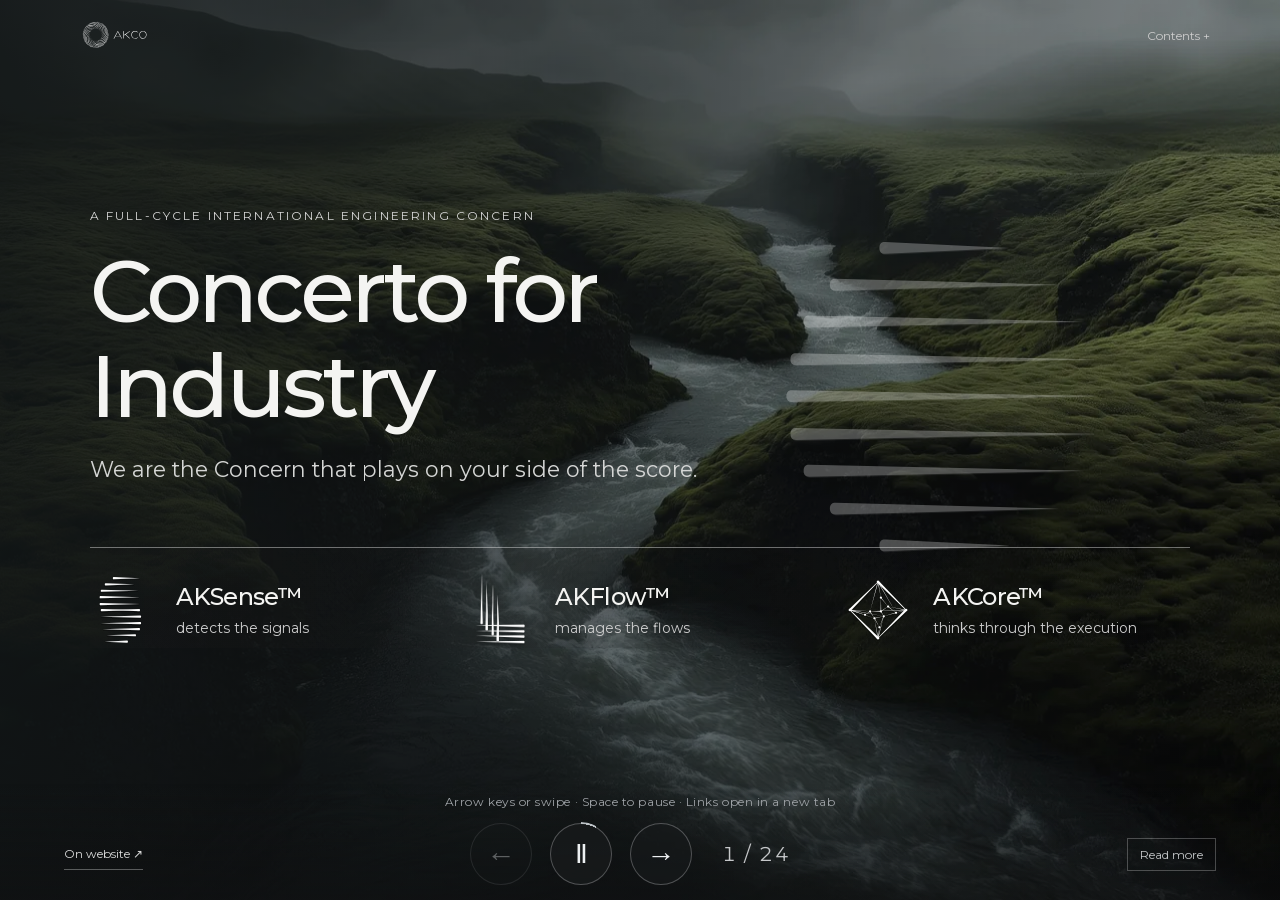
<file: tour/index.html>
<!doctype html><html lang="en"><meta charset="utf-8"><meta name="viewport" content="width=device-width,initial-scale=1"><link rel="icon" type="image/svg+xml" href="[data-uri]"><link rel="preload" as="image" href="img/2642dcb789d7.webp"><title>AKCO — Concerto for Industry</title><style>
@font-face{font-family:Montserrat;src:url([data-uri])}*{box-sizing:border-box}body{margin:0;background:#232426;color:#f4f4f2;font-family:Montserrat,Arial,sans-serif}button,a{font:inherit}button{cursor:pointer;color:inherit;background:none;border:0}button:focus-visible,a:focus-visible{outline:2px solid white;outline-offset:5px}header{height:88px;padding:28px 5vw;display:flex;align-items:center;justify-content:space-between;position:relative;z-index:2}header img{width:104px;height:32px;object-fit:contain}header button{font-size:12px;color:#ccc}#screen{min-height:calc(100svh - 156px);padding:36px 7vw 54px;display:flex;flex-direction:column;justify-content:center;position:relative;z-index:1}.back{position:fixed;inset:0;background-size:cover;background-position:center;opacity:.85}.back:after{content:'';position:absolute;inset:0;background:linear-gradient(90deg,rgba(15,20,21,.88),rgba(15,20,21,.45) 58%,rgba(15,20,21,.12))}.eyebrow{font-size:11px;letter-spacing:.22em;text-transform:uppercase;color:#aaa;margin-bottom:25px}h1{font-size:clamp(35px,4.5vw,72px);line-height:1.07;letter-spacing:-.045em;max-width:1050px;margin:0 0 28px;font-weight:500}p{font-size:clamp(17px,1.7vw,25px);line-height:1.55;max-width:890px;margin:0;color:#d5d6d5}.cover h1{font-size:clamp(55px,7.7vw,118px);max-width:900px}.cover p,.photo p,.contact p{max-width:640px}.photo h1{max-width:700px}.statement h1{font-size:17px;letter-spacing:0;color:#aaa}.statement p{font-size:clamp(32px,4.4vw,66px);line-height:1.2;max-width:1150px;color:#f4f4f2}.statement:after{content:'';width:90px;border-top:3px solid white;margin-top:40px}.subline{margin-top:36px;font-size:18px}.rows{margin-top:35px;display:grid;gap:0 40px;grid-template-columns:repeat(3,1fr)}.rows>div,.rows>button{border-top:1px solid #ffffff35;padding:20px 0;text-align:left;font-size:20px;line-height:1.35}.rows small{display:block;font-size:14px;color:#bfc1c1;line-height:1.6;margin-top:12px}.family .rows{grid-template-columns:repeat(5,1fr)}.family .rows>div{font-size:22px}.outcome{font-size:40px;margin-top:38px;letter-spacing:-.03em}.numbers .rows>div{font-size:64px;letter-spacing:-.05em}.numbers small{font-size:17px;letter-spacing:0}.numbers h1{font-size:32px}.method .rows{grid-template-columns:repeat(2,1fr);gap:8px 65px}.method .rows>div{font-size:38px}.method p{font-size:18px;max-width:1000px}.integrity h1{font-size:45px}.integrity p{font-size:18px}.integrity .rows>div{font-size:22px}.case h1{max-width:1000px}.case p{font-size:20px;max-width:1000px}.timeline{display:flex;justify-content:space-between;border-bottom:1px solid #888;padding:30px 0 22px;margin:12px 0 30px;font-size:clamp(35px,5vw,74px)}.caption{font-size:13px;color:#a9a9a9;margin-top:24px}.appendix h1{font-size:clamp(30px,3.5vw,50px);max-width:850px}.appendix p{font-size:23px;max-width:850px}.appendix .body{margin-top:25px;font-size:17px;max-width:900px;line-height:1.7}.appendix .back:after{background:#111a}.reference p{font-size:19px;line-height:1.7;max-width:1100px}.reference h1{font-size:48px}.links{display:flex;flex-wrap:wrap;gap:25px;margin-top:36px}.links a{color:white;text-decoration:none;border-bottom:1px solid #888;padding-bottom:7px;font-size:20px}footer{height:68px;padding:0 5vw;display:flex;align-items:center;gap:22px;position:relative;z-index:2;font-size:12px;color:#bbbbbb}footer .track{height:1px;background:#ffffff30;flex:1}footer .fill{height:1px;background:#fff}footer button{font-size:20px}#detail{font-size:12px}dialog{background:#2b2c2e;color:white;border:1px solid #626466;width:min(1000px,90vw);max-height:85svh;padding:35px}dialog::backdrop{background:#000b}dialog p{white-space:pre-line;font-size:16px;line-height:1.8}dialog h2{font-size:26px}dialog .close{float:right;font-size:22px}#menu button:not(.close){display:block;text-align:left;padding:12px;width:100%;border-bottom:1px solid #ffffff20;font-size:16px}.source{color:#aaa;font-size:12px;margin-bottom:20px}@media(max-width:700px){header{height:70px}#screen{padding:25px 7vw 40px;min-height:calc(100svh - 138px)}.rows,.family .rows{grid-template-columns:1fr 1fr}.rows>div,.rows>button{font-size:16px;padding:14px 0}.numbers .rows{grid-template-columns:1fr}.numbers .rows>div{font-size:48px}.method .rows>div{font-size:25px}.integrity h1{font-size:33px}.rows small{font-size:13px}.reference p,.appendix .body{font-size:16px}.timeline{font-size:30px}.family .rows>div{font-size:18px}footer{gap:12px}.caption{font-size:11px}}@media(prefers-reduced-motion:no-preference){#screen{animation:enter .4s ease}@keyframes enter{from{opacity:0;transform:translateY(8px)}to{opacity:1;transform:none}}}

/* Visual presentation: illustrations, native diagrams and concise evidence. */
.symbol{width:42px;height:42px;stroke:currentColor;fill:none;stroke-width:1.4;stroke-linecap:round;stroke-linejoin:round;color:#dadada;flex:none}.visual-layout{display:grid;grid-template-columns:1.06fr 1fr;gap:5vw;align-items:center}.visual-layout figure{margin:0;position:relative;height:53vh;min-height:320px;overflow:hidden}.visual-layout figure img{width:100%;height:100%;object-fit:cover}.visual-layout figcaption{position:absolute;bottom:0;left:0;right:0;padding:14px 18px;background:linear-gradient(transparent,#000a);color:#ccc;font-size:10px}.visual-layout h1{font-size:clamp(30px,3.4vw,53px)}.pain{font-size:18px;line-height:1.5;margin-bottom:24px}.solution{display:flex;align-items:center;gap:15px;border-top:1px solid #ffffff35;padding-top:18px;font-size:24px}.components{display:grid;gap:13px;margin:20px 0}.component{display:flex;align-items:center;gap:13px;font-size:15px;line-height:1.4;color:#cbcbcb}.component .symbol{width:25px;height:25px}.result{border-left:2px solid #d5d5d5;padding:4px 0 4px 20px;margin-top:25px;font-size:21px;line-height:1.35}.result small{display:block;font-size:10px;letter-spacing:.15em;text-transform:uppercase;color:#acacac;margin-bottom:9px}.large-symbol{display:flex;align-items:center;justify-content:center;height:53vh;background:radial-gradient(ellipse,#434343,transparent 65%)}.large-symbol .symbol{width:170px;height:170px;stroke-width:.75}.evidence{display:grid;grid-template-columns:1fr 1fr 1fr;gap:45px;margin-top:40px}.evidence>div{border-top:1px solid #666;padding-top:22px}.evidence p{font-size:18px;line-height:1.5}.evidence small{display:block;font-size:11px;letter-spacing:.15em;text-transform:uppercase;color:#afafaf;margin:15px 0}.big-number{font-size:85px;line-height:1;letter-spacing:-.06em;display:block;margin-bottom:12px}.network{display:grid;grid-template-columns:repeat(4,1fr);gap:30px;margin:38px 0}.network>div{border-top:1px solid #777;padding-top:22px}.network h3{font-size:24px;font-weight:500}.network p{font-size:16px}.network .symbol{width:48px;height:48px}.integrity .rows small{display:none}.integrity .rows>div{display:flex;align-items:center;gap:18px;min-height:100px}.family .rows>div{display:flex;flex-direction:column;gap:22px}.family .outcome{text-align:center;border-top:1px solid #777;padding-top:24px;font-size:36px}.family .outcome:before{content:'↓';display:block;font-size:25px;margin-bottom:16px}.method .rows>div{display:grid;grid-template-columns:48px 1fr;column-gap:18px}.method .rows small{grid-column:2}.method .rows .symbol{grid-row:1 / 3}.proven .rows>div{display:flex;align-items:center;gap:18px;font-size:18px}.domains .rows>button{display:flex;align-items:center;gap:16px;font-size:18px}.domains .rows .symbol{width:32px;height:32px}.reference h1{max-width:1000px}.cooperation{display:flex;gap:30px;align-items:center;margin:35px 0}.cooperation strong{font-size:110px;font-weight:400;letter-spacing:-.07em}.cooperation p{font-size:23px;max-width:550px}.plain-list{display:flex;gap:30px;flex-wrap:wrap;border-top:1px solid #777;padding-top:24px}.plain-list span{font-size:18px}.start p{max-width:850px}.start .steps{display:flex;gap:25px;margin-top:35px}.steps>div{flex:1;border-top:1px solid #aaa;padding:20px 0;font-size:19px}.steps .symbol{display:block;margin-bottom:15px}
@media(max-width:800px){.visual-layout{grid-template-columns:1fr}.visual-layout figure{height:30vh;min-height:180px;grid-row:1}.large-symbol{height:140px}.large-symbol .symbol{width:90px;height:90px}.evidence{grid-template-columns:1fr;gap:22px}.network{grid-template-columns:1fr 1fr}.cooperation{display:block}.cooperation strong{font-size:75px}.start .steps{flex-direction:column}.domains .rows>button{font-size:14px}.method .rows>div{font-size:22px;grid-template-columns:30px 1fr}.method .symbol{width:28px;height:28px}.integrity .rows>div{font-size:16px;gap:10px}.integrity .symbol{width:27px;height:27px}}

.cover{justify-content:center!important;min-height:calc(100svh - 156px)}.cover .cover-position{font-size:12px;letter-spacing:.18em;text-transform:uppercase;color:#d6d6d6;margin-bottom:24px;max-width:750px}.cover h1{font-size:clamp(56px,7vw,108px);max-width:950px;margin-bottom:20px}.cover>p{font-size:clamp(18px,1.7vw,25px);max-width:700px}.cover-ensemble{display:grid;grid-template-columns:repeat(3,1fr);gap:36px;margin-top:clamp(38px,7vh,85px);max-width:1050px;border-top:1px solid #ffffff65;padding-top:24px}.cover-ensemble>div{display:flex;align-items:center;gap:17px}.cover-ensemble strong{display:block;font-size:24px;font-weight:500;letter-spacing:-.03em}.cover-ensemble small{display:block;font-size:14px;line-height:1.5;color:#cccccc;margin-top:7px}.cover-ensemble .symbol{width:38px;height:38px}.cover .eyebrow{display:none}@media(max-width:700px){.cover-ensemble{gap:15px;grid-template-columns:1fr;margin-top:35px;padding-top:20px}.cover-ensemble strong{font-size:20px}.cover-ensemble small{font-size:13px}.cover .cover-position{font-size:10px;line-height:1.7}.cover h1{font-size:55px}}

.cover-ensemble .brand-mark{width:62px;height:76px;object-fit:contain;flex:none}.cover-ensemble>div{gap:24px}.statement:after{display:none}.statement .fragment-heading h1{font-size:clamp(33px,4vw,60px);color:#f4f4f2;letter-spacing:-.04em;margin-bottom:17px}.statement .fragment-heading p{font-size:clamp(18px,2vw,28px);line-height:1.4;color:#cbcbcb;max-width:1000px}.fragment-diagram{max-width:1040px;width:100%;margin:36px auto 0}.supplier-row{display:grid;grid-template-columns:repeat(4,1fr)}.supplier{display:flex;align-items:center;flex-direction:column;gap:15px;padding:18px 8px;border-top:1px solid #b0b0b080;margin:0 20px;font-size:20px;animation:fragment-arrive .65s ease both;animation-delay:calc(var(--order)*.18s)}.supplier .symbol{width:45px;height:45px}.broken-links{width:100%;height:clamp(75px,13vh,140px);display:block;overflow:visible;fill:none;stroke:#dddddd;stroke-width:1.3;stroke-dasharray:6 8;opacity:.7;animation:connection-reveal 2s ease both}.client-node{display:flex;justify-content:center;align-items:center;gap:18px;font-size:24px;animation:fragment-arrive .75s .9s ease both}.client-node .symbol{width:45px;height:45px}.fragment-conclusion{text-align:center;font-size:clamp(19px,2vw,29px);margin-top:35px;line-height:1.4;color:#efefef;animation:fragment-arrive .7s 1.3s ease both}@keyframes fragment-arrive{from{opacity:0;transform:translateY(12px)}to{opacity:1;transform:none}}@keyframes connection-reveal{from{opacity:0;stroke-dashoffset:45}to{opacity:.7;stroke-dashoffset:0}}@media(prefers-reduced-motion:reduce){.supplier,.broken-links,.client-node,.fragment-conclusion{animation:none}}@media(max-width:700px){.cover-ensemble .brand-mark{width:43px;height:51px}.supplier{font-size:12px;margin:0 5px}.supplier .symbol{width:30px;height:30px}.fragment-diagram{margin-top:28px}.fragment-conclusion{margin-top:28px}.client-node{font-size:20px}}

.co-layout{display:grid;grid-template-columns:1.18fr 1fr;gap:5vw;align-items:center;width:100%}.co-copy h1{font-size:clamp(36px,4.5vw,66px);margin-bottom:18px}.co-copy .co-lead{font-size:clamp(17px,1.5vw,22px);line-height:1.5;max-width:670px}.co-photo{position:relative;margin:0;align-self:stretch;min-height:520px;overflow:hidden}.co-photo>img{height:100%;width:100%;position:absolute;inset:0;object-fit:cover;object-position:78% center}.co-photo:after{content:'';position:absolute;inset:0;background:linear-gradient(0deg,#171d1e99,transparent 35%)}.co-photo figcaption{position:absolute;bottom:18px;left:20px;font-size:10px;letter-spacing:.08em;color:#c7c7c7;z-index:1}.co-diagram{margin-top:30px;max-width:670px}.co-partners{display:grid;grid-template-columns:1fr 1fr;gap:40px}.co-partner{display:flex;align-items:center;justify-content:center;gap:14px;border-top:1px solid #969696;padding-top:18px;font-size:21px}.co-akco img{width:112px;max-height:42px;object-fit:contain}.co-join{height:48px;width:100%;display:block;stroke:#b6b6b6;stroke-width:1.5;fill:none;stroke-dasharray:650;stroke-dashoffset:0}.co-team{text-align:center;font-size:clamp(23px,2.3vw,34px);letter-spacing:-.025em;margin-top:3px}.co-shared{display:grid;grid-template-columns:1fr 1fr;gap:25px;margin:24px 0 27px}.co-shared>div{display:flex;gap:11px;align-items:center;justify-content:center;font-size:14px;color:#cbcbcb;line-height:1.4}.co-shared .symbol{width:28px;height:28px}.co-accountability{border-top:1px solid #969696;display:flex;align-items:center;justify-content:center;gap:18px;padding-top:21px;font-size:clamp(20px,2vw,28px);line-height:1.3}.co-accountability .symbol{width:39px;height:39px}.photo:has(.co-layout){padding-top:24px;padding-bottom:30px}@media(prefers-reduced-motion:no-preference){.co-partners{animation:co-reveal .6s both}.co-join{animation:co-connect 1s .3s both}.co-team{animation:co-reveal .6s .65s both}.co-shared{animation:co-reveal .6s .95s both}.co-accountability{animation:co-reveal .65s 1.3s both}.co-photo{animation:co-reveal .8s both}@keyframes co-reveal{from{opacity:0;transform:translateY(9px)}to{opacity:1;transform:none}}@keyframes co-connect{from{stroke-dashoffset:650;opacity:0}to{stroke-dashoffset:0;opacity:1}}}@media(max-width:850px){.co-layout{grid-template-columns:1fr;gap:28px}.co-photo{min-height:260px;max-height:300px;height:32vh}.co-photo>img{object-position:center 46%}.co-diagram{max-width:none}.co-copy .co-lead{max-width:none}.co-partner{font-size:18px}.co-shared{gap:15px}.co-accountability br{display:none}}

.family-intro h1{font-size:clamp(42px,5vw,76px);margin-bottom:18px}.family-intro p{max-width:1000px;font-size:clamp(18px,1.8vw,26px);line-height:1.5}.family-system{width:100%;max-width:1120px;margin:40px auto 0}.family-inputs{display:grid;grid-template-columns:repeat(5,1fr);gap:0}.family-input{display:flex;flex-direction:column;align-items:center;gap:19px;padding:15px 8px;font-size:22px}.family-input .symbol{width:49px;height:49px}.family-connections{display:block;width:100%;height:80px;stroke:#b7b7b7;stroke-width:1.4;fill:none;stroke-dasharray:1200;stroke-dashoffset:0}.family-outcome{display:flex;flex-direction:column;align-items:center;text-align:center;gap:13px}.family-outcome>span{font-size:clamp(30px,3.4vw,51px);letter-spacing:-.035em}.family-outcome small{font-size:15px;color:#cdcdcd}.family-adapt{margin:28px auto 0;padding-top:23px;border-top:1px solid #ffffff35;max-width:860px;text-align:center;font-size:16px;line-height:1.6;color:#c2c2c2}@media(prefers-reduced-motion:no-preference){.family-input{animation:co-reveal .6s ease both;animation-delay:calc(var(--i)*.13s)}.family-connections{animation:family-connect 1.1s .45s ease both}.family-outcome{animation:co-reveal .7s 1s ease both}.family-adapt{animation:co-reveal .6s 1.4s ease both}@keyframes family-connect{from{stroke-dashoffset:1200;opacity:0}to{stroke-dashoffset:0;opacity:1}}}@media(max-width:700px){.family-system{margin-top:25px}.family-input{font-size:11px;gap:14px;padding:10px 2px}.family-input .symbol{width:29px;height:29px}.family-connections{height:60px}.family-adapt{font-size:14px}.family-outcome small{font-size:13px}}

.section-lead{font-size:clamp(17px,1.7vw,24px);max-width:1000px;line-height:1.5}.domain-atlas{display:grid;grid-template-columns:repeat(3,1fr);gap:13px;margin-top:28px}.domain-tile{position:relative;text-align:left;min-height:133px;padding:17px 20px;overflow:hidden;display:flex;flex-direction:column;justify-content:space-between;border:1px solid #ffffff25}.tile-picture{position:absolute;inset:0;background-position:center;background-size:cover;opacity:.28;transition:opacity .25s,transform .4s}.domain-tile:hover .tile-picture{opacity:.5;transform:scale(1.04)}.tile-number{position:relative;font-size:12px;letter-spacing:.13em;color:#c3c3c3}.tile-label{position:relative;display:flex;align-items:center;gap:13px;font-size:16px;line-height:1.35}.tile-label .symbol{width:29px;height:29px}.tile-label b{font-weight:400;margin-left:auto}.proven-layout{display:grid;grid-template-columns:1.15fr 1fr;gap:7vw;align-items:center}.proof-line{display:flex;align-items:center;gap:18px;border-top:1px solid #ffffff55;padding-top:25px;margin-top:40px;color:#d1d1d1;line-height:1.5}.agent-functions>div{display:flex;align-items:center;gap:22px;border-bottom:1px solid #ffffff35;padding:22px 0;font-size:21px}.metric-columns{display:grid;grid-template-columns:repeat(3,1fr);gap:45px;margin-top:40px}.metric-columns>div{border-top:1px solid #ffffff65;padding-top:25px}.metric-columns strong{display:block;font-weight:400;font-size:clamp(44px,6vw,88px);letter-spacing:-.055em;margin:25px 0}.metric-columns p{font-size:18px;line-height:1.65}.numbers h1{font-size:48px}.case-dates{display:flex;align-items:center;gap:40px;margin:35px 0 45px}.case-dates strong{font-size:clamp(38px,5.5vw,80px);font-weight:400;letter-spacing:-.055em;white-space:nowrap}.case-dates span{display:block;font-size:16px;color:#cbcbcb;margin-top:12px}.date-line{flex:1;border-top:1px solid #bbbbbb;position:relative}.date-line:before,.date-line:after{content:'';position:absolute;width:7px;height:7px;border-radius:50%;background:#dedede;top:-4px}.date-line:after{right:0}.case-facts{display:grid;grid-template-columns:repeat(3,1fr);gap:30px}.case-facts>div{border-top:1px solid #ffffff45;padding-top:20px}.case-facts p{font-size:17px;margin-top:14px}.integrity-map{display:grid;grid-template-columns:repeat(3,1fr);gap:0;margin-top:32px;border-top:1px solid #ffffff45}.integrity-map>div{display:flex;align-items:center;gap:20px;font-size:21px;padding:29px 18px;border-bottom:1px solid #ffffff45}.integrity-base{text-align:center;font-size:30px;letter-spacing:-.03em;margin-top:28px}.practice-grid{display:grid;grid-template-columns:repeat(2,1fr);gap:0 50px;margin-top:30px}.practice-grid>div{display:grid;grid-template-columns:50px 1fr;gap:8px 20px;border-top:1px solid #ffffff45;padding:23px 0}.practice-grid h2{font-size:34px;font-weight:500;margin:0}.practice-grid p{grid-column:2;font-size:17px}.practice-grid .symbol{grid-row:1 / 3}.practice-caption{text-align:center;font-size:17px;margin-top:15px;color:#c7c7c7}.survey-steps{display:grid;grid-template-columns:repeat(3,1fr);gap:40px;margin-top:35px}.survey-steps>div{border-top:1px solid #ffffff65;padding-top:20px}.survey-steps small{font-size:14px;color:#c2c2c2;display:block;margin-bottom:23px}.survey-steps h2{font-weight:500;font-size:25px;line-height:1.3;max-width:300px}.survey-note{margin-top:25px;font-size:18px}.contact-composition h1{max-width:850px}.contact-composition p{max-width:740px;font-size:20px}.primary-contact{font-size:clamp(28px,3.7vw,55px);color:#fff;text-decoration:none;display:inline-block;border-bottom:1px solid #ffffff65;padding-bottom:12px;margin-top:35px;letter-spacing:-.03em}.contact-options{display:flex;gap:30px;flex-wrap:wrap;margin-top:25px}.contact-options a{font-size:17px;text-decoration:none;color:#d0d0d0}.contact-location{font-size:14px;margin-top:35px;color:#c1c1c1}.illustrated-symbol{background-size:cover;background-position:center;position:relative}.illustrated-symbol .symbol{width:120px;height:120px;filter:drop-shadow(0 2px 15px #000)}.reference .network{position:relative;border-bottom:1px solid #ffffff40;padding-bottom:30px}.reference .network:after{content:'';position:absolute;bottom:-5px;left:50%;height:9px;width:9px;border-radius:50%;background:#e3e3e3}.reference .cooperation{border-bottom:1px solid #ffffff40;padding-bottom:30px}.appendix .visual-layout figure{height:55vh}.appendix .visual-layout .body{display:none}#fill{transition:width .4s}a:hover{text-decoration:underline}#detail{border:1px solid #ffffff40;padding:8px 12px}footer{background:linear-gradient(transparent,#1a1a1a55)}
@media(prefers-reduced-motion:no-preference){.domain-tile,.agent-functions>div,.metric-columns>div,.integrity-map>div,.practice-grid>div,.survey-steps>div{animation:co-reveal .6s ease both;animation-delay:calc(var(--step)*.09s)}.case-dates,.contact-composition,.visual-layout figure,.evidence,.network,.cooperation{animation:co-reveal .8s ease both}.case-facts,.contact-options,.visual-layout .solution,.plain-list{animation:co-reveal .7s .2s ease both}.visual-layout .components{animation:co-reveal .7s .35s ease both}.visual-layout .result{animation:co-reveal .7s .55s ease both}.integrity-base,.practice-caption{animation:co-reveal .7s .65s ease both}}
@media(max-width:850px){.proven-layout{grid-template-columns:1fr;gap:25px}.domain-atlas{grid-template-columns:repeat(2,1fr)}.metric-columns{gap:22px}.metric-columns p{font-size:15px}.metric-columns strong{font-size:42px}.integrity-map{grid-template-columns:repeat(2,1fr)}.integrity-map>div{font-size:17px;padding:22px 10px}.practice-grid{gap:0 20px}.practice-grid h2{font-size:25px}.survey-steps{gap:20px}.survey-steps h2{font-size:19px}.case-dates{gap:20px}.case-dates strong{font-size:36px}.case-facts p{font-size:15px}.appendix .visual-layout figure{height:32vh}}@media(max-width:520px){.metric-columns,.survey-steps,.case-facts{grid-template-columns:1fr}.domain-tile{padding:14px 12px;min-height:145px}.tile-label{font-size:13px;gap:9px}.tile-label .symbol{width:22px;height:22px}.practice-grid{grid-template-columns:1fr}.case-dates{gap:12px}.case-dates strong{font-size:27px}.case-dates span{font-size:12px}.integrity-map>div{font-size:14px;gap:10px}.integrity-map .symbol{width:27px;height:27px}.metric-columns strong{margin:12px 0}.metric-columns>div{display:grid;grid-template-columns:50px 1fr;gap:0 12px}.metric-columns p{grid-column:2}.metric-columns .symbol{grid-row:1 / 3}.contact-options{gap:20px}.section-lead{font-size:17px}}

/* Opaque atlas cards and full-bleed appendix photography. */
.domain-atlas .domain-tile{background-color:#2b2b2b;isolation:isolate}
.appendix-backdrop{background-position:center center;background-size:cover}
.appendix-backdrop:after{background:linear-gradient(90deg,rgba(17,17,17,.96) 0%,rgba(17,17,17,.92) 30%,rgba(17,17,17,.76) 51%,rgba(17,17,17,.28) 76%,rgba(17,17,17,.1) 100%)}
.appendix .visual-layout{display:block;width:min(60%,800px)}
.appendix .visual-layout figure,.appendix .visual-layout .large-symbol{display:none}
.appendix .visual-layout h1{font-size:clamp(32px,3.4vw,52px);max-width:760px}
.appendix .visual-layout .pain{max-width:650px;font-size:clamp(17px,1.5vw,22px)}
.appendix .solution{font-size:25px;line-height:1.35}
.appendix .components{max-width:640px;margin:22px 0}
.appendix .component{font-size:17px;line-height:1.5}
.appendix .result{max-width:640px;font-size:23px}
.appendix-image-credit{position:fixed;right:5vw;bottom:85px;font-size:10px;color:#cecece;letter-spacing:.06em}
@media(max-width:850px){.appendix .visual-layout{width:min(86%,700px)}.appendix-backdrop:after{background:linear-gradient(90deg,rgba(17,17,17,.95),rgba(17,17,17,.8) 60%,rgba(17,17,17,.35))}.appendix .component{font-size:16px}.appendix-image-credit{position:static;margin-top:28px}}
@media(max-width:520px){.appendix .visual-layout{width:100%}.appendix-backdrop:after{background:rgba(17,17,17,.82)}.appendix .solution{font-size:21px}.appendix .result{font-size:21px}}

#site-section{color:#dbdbdb;text-decoration:none;font-size:12px;white-space:nowrap;padding:8px 0;border-bottom:1px solid #ffffff50}#site-section:hover{color:white;border-bottom-color:white}.appendix-flow{margin-top:25px;padding-top:16px;border-top:1px solid #ffffff40;max-width:720px}.flow-title{font-size:10px;letter-spacing:.13em;color:#cbcbcb;margin-bottom:17px}.flow-nodes{display:grid;grid-template-columns:repeat(3,1fr);position:relative}.flow-node{display:flex;flex-direction:column;align-items:center;gap:10px;text-align:center;padding:0 10px;font-size:12px;color:#e0e0e0;line-height:1.4}.flow-node .symbol{height:31px;width:31px}.flow-connectors{display:block;width:100%;height:32px;margin-top:12px;fill:none;stroke-width:1.1;stroke:#b2b2b2}.flow-route{opacity:.45}.flow-signal{stroke:#f5f5f5;stroke-width:1.8;stroke-dasharray:26 480}.flow-return{opacity:.45}.appendix .components{margin:17px 0;gap:9px}.appendix .result{margin-top:18px}.appendix .co-copy{padding-bottom:0}.reference .appendix-flow{max-width:850px;margin:25px auto 0}.reference .evidence{margin-top:25px}.reference .network{margin-top:25px;margin-bottom:20px}.reference .cooperation{margin:22px 0;padding-bottom:22px}.reference .big-number{font-size:70px}.reference .cooperation strong{font-size:90px}@media(prefers-reduced-motion:no-preference){.flow-node{animation:co-reveal .55s both;animation-delay:calc(.3s + var(--step)*.15s)}.flow-connectors{animation:co-reveal .6s .65s both}.flow-signal{animation:signal-travel 2s .8s 2 linear both}@keyframes signal-travel{from{stroke-dashoffset:480}to{stroke-dashoffset:0}}}@media(prefers-reduced-motion:reduce){.flow-signal{stroke-dasharray:none;opacity:.6}}@media(max-width:700px){footer{gap:10px;padding-left:5vw;padding-right:5vw}#site-section,#detail{font-size:10px}#detail{padding:7px}.flow-node{font-size:11px;padding:0 5px}.appendix-flow{margin-top:22px}.flow-node .symbol{width:26px;height:26px}.reference .appendix-flow{margin-top:25px}.reference .cooperation strong{font-size:70px}}

.cover-brand-logo{display:block;width:clamp(175px,19vw,280px);height:auto;max-height:90px;object-fit:contain;object-position:left;margin:0 0 26px}.cover .cover-position{margin-bottom:18px}.cover .cover-ensemble{margin-top:clamp(28px,4.5vh,52px)}body:has(#screen.cover) header>img{visibility:hidden}@media(max-height:800px) and (min-width:701px){.cover-brand-logo{width:190px;max-height:62px;margin-bottom:19px}.cover h1{font-size:clamp(55px,6.5vw,94px)}.cover{padding-top:18px!important;padding-bottom:25px!important}}@media(max-width:700px){.cover-brand-logo{width:175px;margin-bottom:22px}}

.cover{position:relative;isolation:isolate}.cover-hero-mark{position:absolute;right:1vw;top:45%;transform:translateY(-50%);width:min(42vw,580px);height:auto;opacity:.65;z-index:-1;pointer-events:none}.cover h1{max-width:65%;font-size:clamp(58px,6.9vw,102px)}.cover>p{max-width:59%}.cover .cover-position{max-width:62%;line-height:1.7}.cover .cover-ensemble{position:relative;z-index:1;max-width:none;width:100%;margin-top:60px;background:linear-gradient(90deg,#1e1e1e33,transparent)}body:has(#screen.cover) header>img{visibility:visible}@media(max-height:800px) and (min-width:701px){.cover-hero-mark{width:min(39vw,490px);top:43%}.cover .cover-ensemble{margin-top:35px}}@media(max-width:700px){.cover-hero-mark{width:65vw;right:-7vw;top:36%;opacity:.26}.cover h1{max-width:100%;font-size:clamp(48px,10vw,68px)}.cover>p,.cover .cover-position{max-width:90%}.cover .cover-ensemble{margin-top:32px}}

/* Smaller translucent cover mark. */
.cover-hero-mark{width:min(31vw,420px);right:4vw;top:43%;opacity:.27;filter:drop-shadow(1px 1px 0 rgba(255,255,255,.3)) drop-shadow(-1px -1px 1px rgba(213,213,213,.2));mix-blend-mode:screen}
@media(max-height:800px) and (min-width:701px){.cover-hero-mark{width:min(29vw,380px);top:42%}}
@media(max-width:700px){.cover-hero-mark{width:48vw;right:0;top:35%;opacity:.2}}

.statement .fragment-diagram{margin-top:24px;max-width:980px}.statement .supplier{padding-top:12px;padding-bottom:12px;gap:10px}.statement .supplier .symbol{width:36px;height:36px}.statement .broken-links{height:clamp(65px,10vh,100px)}.statement .client-node{gap:12px;font-size:24px}.statement .client-node .symbol{width:36px;height:36px}.responsibility-break{stroke:#d4ad8d;stroke-dasharray:none;stroke-width:1.7}.fragment-costs{display:grid;grid-template-columns:repeat(3,1fr);gap:24px;max-width:980px;width:100%;margin:25px auto 0}.fragment-costs>div{border-top:1px solid #d4ad8d80;padding:17px 4px 0;display:flex;align-items:center;justify-content:center;gap:14px;font-size:clamp(16px,1.8vw,24px);line-height:1.3}.fragment-costs .symbol{color:#d4ad8d;width:29px;height:29px}.statement .fragment-conclusion{font-size:clamp(15px,1.6vw,22px);margin:24px auto 0;max-width:1000px;color:#cccccc}.statement .fragment-heading h1{margin-bottom:13px}.statement .fragment-heading p{font-size:clamp(17px,1.8vw,25px)}
@media(prefers-reduced-motion:no-preference){.responsibility-break{animation:gap-appear .45s .8s both}.fragment-costs>div{animation:co-reveal .6s ease both;animation-delay:calc(1.25s + var(--cost)*.18s)}.statement .fragment-conclusion{animation:co-reveal .65s 1.95s both}@keyframes gap-appear{from{opacity:0}to{opacity:1}}}
@media(max-width:600px){.fragment-costs{gap:10px;margin-top:22px}.fragment-costs>div{flex-direction:column;text-align:center;font-size:14px;gap:10px}.statement .supplier{font-size:12px}.statement .fragment-conclusion{font-size:15px;line-height:1.5}.statement .fragment-diagram{margin-top:24px}}

.fragment-glass{width:100%;max-width:1080px;margin:27px auto 0;padding:22px 34px 26px;border:1px solid rgba(243,243,243,.23);border-radius:20px;background:linear-gradient(125deg,rgba(235,235,235,.12),rgba(221,221,221,.045) 55%,rgba(255,255,255,.075));backdrop-filter:blur(16px) saturate(0);-webkit-backdrop-filter:blur(16px) saturate(0);box-shadow:inset 0 1px 0 rgba(255,255,255,.15),0 16px 45px rgba(0,0,0,.18)}.statement .fragment-glass .fragment-diagram{margin-top:0}.statement .fragment-glass .fragment-costs{margin-top:23px}.statement .fragment-glass .supplier{border-top-color:rgba(235,235,235,.3)}@supports not (backdrop-filter:blur(1px) saturate(0)){.fragment-glass{background:rgba(45,45,45,.9)}}@media(max-width:600px){.fragment-glass{padding:18px 12px 21px;border-radius:16px;margin-top:23px}.fragment-glass .supplier{margin:0 3px}}

.fragment-glass{background:linear-gradient(125deg,rgba(235,235,235,.035),rgba(221,221,221,.008) 55%,rgba(255,255,255,.018));border-color:rgba(243,243,243,.12);backdrop-filter:blur(4px) saturate(0);-webkit-backdrop-filter:blur(4px) saturate(0);box-shadow:inset 0 1px 0 rgba(255,255,255,.06),0 8px 25px rgba(0,0,0,.05)}
@supports not (backdrop-filter:blur(1px) saturate(0)){.fragment-glass{background:rgba(45,45,45,.12)}}

.family-system{padding:25px 30px 22px;border:1px solid rgba(243,243,243,.12);border-radius:20px;background:linear-gradient(125deg,rgba(235,235,235,.035),rgba(221,221,221,.008) 55%,rgba(255,255,255,.018));backdrop-filter:blur(4px) saturate(0);-webkit-backdrop-filter:blur(4px) saturate(0);box-shadow:inset 0 1px 0 #ffffff0f}.domain-motion{width:100%;height:75px;display:block;margin-top:7px;fill:none;stroke:#cbcbcb;stroke-width:1.6;stroke-linecap:round;stroke-linejoin:round;overflow:visible}.domain-motion circle{fill:#dadada;stroke-width:1}.domain-motion .prototype-ring{fill:none}.domain-motion .processor{fill:#ffffff08}.domain-motion .power-bolt{fill:#dddddd;stroke:none}.team-guides,.schedule-base,.workflow-line,.cycle-track{opacity:.3}.domain-motion .doc-packet{fill:#656565}.domain-motion .flow-node{animation:none}.appendix-flow .flow-node{animation:none}
@media(prefers-reduced-motion:no-preference){
.signal-trace{stroke-dasharray:900;animation:draw-domain 2.5s ease both}
.data-lane{stroke-dasharray:20 12;animation:lane-run 2s linear 2}.lane-b{animation-direction:reverse}.model-core{animation:core-pulse 1s 3}
.power-packet{animation:power-run 2s ease-in-out 2}.power-bolt{animation:core-pulse 1s 3}
.air{stroke-dasharray:70 30;animation:air-run 2s linear 2}.air-b{animation-delay:.2s}.air-c{animation-delay:.4s}
.cycle-flow{stroke-dasharray:50 700;animation:loop-run 2s linear 2}
.doc-packet{animation:doc-run 3s ease-in-out both}.workflow-check{stroke-dasharray:60;animation:draw-domain .7s 2.3s both}.processor{animation:core-pulse .6s 1.2s 3}
.service-spoke{stroke-dasharray:700;animation:draw-domain 1.5s both}.service-core{animation:core-pulse 1s 1.2s 2}.service-dot{animation:co-reveal .6s both}.s2{animation-delay:.3s}.s3{animation-delay:.6s}
.schedule-build{stroke-dasharray:700;animation:draw-domain 2.8s both}.finish-flag{animation:co-reveal .6s 2.5s both}
.prototype-ring{transform-origin:300px 45px;animation:prototype-grow 1s both}.r2{animation-delay:.5s}.r3{animation-delay:1s}.prototype-link{stroke-dasharray:500;animation:draw-domain 1s 1.5s both}
.team-person{animation:co-reveal .65s both}.t2{animation-delay:.25s}.t3{animation-delay:.5s}.t4{animation-delay:.75s}.team-center{animation:core-pulse 1s 1s 2}
.org-root{stroke-dasharray:30;animation:draw-domain .5s both}.org-branches{stroke-dasharray:600;animation:draw-domain 1.2s .4s both}.org-unit{animation:co-reveal .5s 1s both}.u2{animation-delay:1.25s}.u3{animation-delay:1.5s}
.partner-loop{stroke-dasharray:60 360;animation:loop-run 2s linear 2}.partner-node{animation:core-pulse 1s 2}.p2{animation-delay:.35s}.p3{animation-delay:.7s}
@keyframes draw-domain{from{stroke-dashoffset:900;opacity:0}to{stroke-dashoffset:0;opacity:1}}@keyframes lane-run{to{stroke-dashoffset:-128}}@keyframes core-pulse{0%,100%{opacity:.6}50%{opacity:1;stroke-width:4}}@keyframes power-run{0%{transform:translateX(0)}100%{transform:translateX(500px)}}@keyframes air-run{to{stroke-dashoffset:-200}}@keyframes loop-run{to{stroke-dashoffset:-750}}@keyframes doc-run{0%{transform:translateX(0)}40%,60%{transform:translateX(225px)}100%{transform:translateX(440px)}}@keyframes prototype-grow{from{transform:scale(.3);opacity:0}to{transform:scale(1);opacity:1}}
}
@media(max-width:700px){.family-system{padding:20px 12px}.domain-motion{height:60px}}

/* Center appendix diagrams across the slide without altering vertical placement. */
.appendix .appendix-flow{position:relative;left:43vw;transform:translateX(-50%);width:100%;max-width:720px}

/* Presentation viewport: scale the full slide, never crop its contents. */
html,body{height:100%;overflow:hidden}header{height:70px;padding-top:20px;padding-bottom:20px}footer{height:58px}#screen{height:calc(100svh - 128px);min-height:0!important;padding-top:18px!important;padding-bottom:18px!important;overflow:visible;justify-content:center}.slide-fit{width:100%;flex-shrink:0;transform-origin:center center;position:relative;display:flex;flex-direction:column;justify-content:center}.cover .slide-fit>p{max-width:59%}.appendix-image-credit{position:static;text-align:right;margin-top:12px}.cover-hero-mark{z-index:0}.cover .slide-fit>h1,.cover .slide-fit>p,.cover-position{position:relative;z-index:1}.slide-fit .eyebrow{margin-bottom:17px}.slide-fit .appendix-flow{margin-top:18px}.slide-fit .family-system{margin-top:25px}.slide-fit .domain-atlas{margin-top:22px}@media(max-height:740px){header{height:54px;padding-top:12px;padding-bottom:12px}footer{height:48px}#screen{height:calc(100svh - 102px);padding-top:12px!important;padding-bottom:12px!important}.slide-fit h1{margin-bottom:20px}.slide-fit .appendix-flow{padding-top:12px;margin-top:15px}.slide-fit .flow-title{margin-bottom:10px}.slide-fit .domain-motion{height:58px}}@media(max-width:700px){.cover .slide-fit>p{max-width:90%}}

.domain-atlas{gap:12px}.domain-atlas .domain-tile{min-height:170px;padding:15px 19px;justify-content:flex-start;gap:11px;background:#2b2b2b}.domain-atlas .tile-picture{opacity:.19}.domain-atlas .domain-tile:hover .tile-picture{opacity:.3}.tile-number{font-size:10px}.tile-label{font-size:16px}.tile-detail{position:relative;display:flex;flex-direction:column;gap:7px;padding-left:42px;margin-top:auto;line-height:1.35}.tile-detail strong{font-size:11px;font-weight:500;letter-spacing:.02em;color:#dedede}.tile-detail>span{font-size:12px;color:#c7c7c7}.domains .section-lead{font-size:18px}.domains h1{font-size:48px}@media(max-width:700px){.domain-atlas .domain-tile{min-height:170px;padding:12px;gap:9px}.tile-label{font-size:13px}.tile-detail{padding-left:0}.tile-detail strong{font-size:10px}.tile-detail>span{font-size:11px}.domains h1{font-size:36px}}

/* Restrained atlas entrance and interaction. */
.domain-atlas .domain-tile{transition:border-color .22s ease,box-shadow .22s ease;background:#2b2b2b}.domain-atlas .domain-tile:hover,.domain-atlas .domain-tile:focus-visible{border-color:rgba(229,229,229,.6);box-shadow:inset 0 0 0 1px rgba(229,229,229,.08)}.domain-atlas .tile-label b{transition:transform .22s ease,color .22s ease;color:#b9b9b9}.domain-atlas .domain-tile:hover .tile-label b,.domain-atlas .domain-tile:focus-visible .tile-label b{transform:translate(2px,-2px);color:#fff}.domain-atlas .tile-picture{transition:opacity .3s ease;transform:none!important}
@media(prefers-reduced-motion:no-preference){.domain-atlas .domain-tile{animation:atlas-soft-in .48s cubic-bezier(.2,.65,.3,1) both;animation-delay:calc(var(--step)*.065s)}@keyframes atlas-soft-in{from{opacity:0;transform:translateY(7px)}to{opacity:1;transform:translateY(0)}}}
@media(prefers-reduced-motion:reduce){.domain-atlas .domain-tile,.domain-atlas .tile-label b,.domain-atlas .tile-picture{animation:none;transition:none}.domain-atlas .tile-label b{transform:none!important}}

.integrity-system{position:relative;display:grid;grid-template-columns:1fr 230px 1fr;grid-template-rows:repeat(3,110px);gap:12px 28px;margin-top:30px;isolation:isolate}.integrity-wires,.practice-wires{position:absolute;inset:0;width:100%;height:100%;stroke:#c6c6c6;stroke-width:1;fill:none;opacity:.5;pointer-events:none;z-index:-1}.integrity-heart{grid-column:2;grid-row:1/4;align-self:center;justify-self:center;display:flex;flex-direction:column;align-items:center;text-align:center;gap:15px;background:rgba(42,42,42,.82);border:1px solid #e0e0e066;border-radius:50%;width:210px;height:210px;justify-content:center;box-shadow:0 0 65px #d3d3d312}.integrity-heart strong{font-size:27px;font-weight:500;letter-spacing:-.03em}.integrity-heart span{font-size:14px;line-height:1.5;color:#d2d2d2}.integrity-heart .symbol{height:32px;width:32px}.integrity-dimension{display:flex;gap:18px;align-items:center;padding:19px;background:linear-gradient(110deg,#e6e6e612,#e6e6e605);border:1px solid #eaeaea22;border-radius:12px;backdrop-filter:blur(5px) saturate(0)}.integrity-dimension h2{font-size:20px;font-weight:500;line-height:1.2;margin:0 0 8px}.integrity-dimension p{font-size:13px;line-height:1.45;color:#cbcbcb}.integrity-dimension .symbol{width:33px;height:33px}.dim-0{grid-area:1/1}.dim-1{grid-area:2/1}.dim-2{grid-area:3/1}.dim-3{grid-area:1/3}.dim-4{grid-area:2/3}.dim-5{grid-area:3/3}.four-practices{position:relative;isolation:isolate;display:grid;grid-template-columns:1fr 240px 1fr;grid-template-rows:repeat(2,160px);gap:24px 25px;margin-top:30px}.practice-center{grid-column:2;grid-row:1/3;align-self:center;justify-self:center;display:flex;flex-direction:column;gap:9px;align-items:center;background:#303030cc;padding:24px 30px;border:1px solid #e5e5e566;border-radius:50%;width:150px;height:150px;justify-content:center}.practice-center strong{font-size:44px;font-weight:400;letter-spacing:-.05em}.practice-center span{font-size:13px;color:#d0d0d0}.practice{align-self:stretch;padding:25px;background:linear-gradient(120deg,#ebebeb13,#ebebeb05);border:1px solid #eaeaea30;border-radius:14px;backdrop-filter:blur(5px) saturate(0)}.practice-0{grid-area:1/1}.practice-1{grid-area:1/3}.practice-2{grid-area:2/1}.practice-3{grid-area:2/3}.practice-heading{display:flex;align-items:center;gap:17px;margin-bottom:18px}.practice-heading h2{font-size:30px;font-weight:500;margin:0;letter-spacing:-.035em}.practice-heading .symbol{width:32px;height:32px}.practice>p{font-size:16px;line-height:1.4;color:#cfcfcf;max-width:310px}.method .section-lead,.integrity .section-lead{font-size:19px;max-width:1050px}
@media(prefers-reduced-motion:no-preference){.integrity-dimension{animation:co-reveal .6s both;animation-delay:calc(var(--step)*.1s)}.integrity-heart{animation:co-reveal .7s .4s both}.integrity-wires path{stroke-dasharray:350;animation:integrity-connect 1.5s .25s both}.practice{animation:co-reveal .7s both;animation-delay:calc(var(--step)*.12s)}.practice-center{animation:co-reveal .7s .4s both}.practice-wires{animation:co-reveal 1s .6s both}@keyframes integrity-connect{from{stroke-dashoffset:350;opacity:0}to{stroke-dashoffset:0;opacity:1}}}
@media(max-width:850px){.integrity-system{grid-template-columns:1fr 140px 1fr;gap:12px;grid-template-rows:repeat(3,105px)}.integrity-heart{width:135px;height:135px;gap:8px}.integrity-heart strong{font-size:20px}.integrity-heart span{font-size:11px}.integrity-heart .symbol{width:24px;height:24px}.integrity-dimension{padding:12px;gap:10px}.integrity-dimension h2{font-size:16px}.integrity-dimension p{font-size:11px}.four-practices{grid-template-columns:1fr 125px 1fr;gap:18px 12px}.practice{padding:17px}.practice-heading{gap:10px}.practice-heading h2{font-size:23px}.practice>p{font-size:13px}.practice-center{width:115px;height:115px}.practice-center strong{font-size:32px}}
@media(max-width:550px){.integrity-system{grid-template-columns:1fr 1fr;grid-template-rows:auto repeat(3,110px)}.integrity-heart{grid-area:1/1/2/3;width:140px;height:140px;margin-bottom:8px}.dim-0{grid-area:2/1}.dim-1{grid-area:3/1}.dim-2{grid-area:4/1}.dim-3{grid-area:2/2}.dim-4{grid-area:3/2}.dim-5{grid-area:4/2}.integrity-wires{display:none}.integrity-dimension{flex-direction:column;align-items:flex-start;gap:8px}.integrity-dimension .symbol{height:24px;width:24px}.integrity-dimension h2{font-size:14px}.four-practices{grid-template-columns:1fr 1fr;grid-template-rows:110px repeat(2,155px);gap:14px}.practice-center{grid-area:1/1/2/3;width:108px;height:108px}.practice-0{grid-area:2/1}.practice-1{grid-area:2/2}.practice-2{grid-area:3/1}.practice-3{grid-area:3/2}.practice-wires{display:none}.practice-heading{flex-direction:column;align-items:flex-start;gap:8px;margin-bottom:12px}.practice-heading h2{font-size:21px}}

.start-intro h1{max-width:1030px;font-size:clamp(36px,4.3vw,64px)}.start-before{font-size:20px;line-height:1.4;color:#d1d1d1}.entry-journey{position:relative;display:grid;grid-template-columns:repeat(3,1fr);gap:26px;margin-top:35px;isolation:isolate}.entry-line{position:absolute;top:21px;left:16%;right:16%;height:1px;background:linear-gradient(90deg,#d5d5d5aa,#d5d5d5aa);z-index:-1}.entry-marker{display:flex;justify-content:center;margin-bottom:20px}.entry-marker span{width:44px;height:44px;border:1px solid #e5e5e588;background:#343434d9;border-radius:50%;display:flex;align-items:center;justify-content:center;font-size:13px;letter-spacing:.05em}.entry-card{height:calc(100% - 64px);padding:25px 27px;border:1px solid #eaeaea2b;border-radius:15px;background:linear-gradient(125deg,#eaeaea12,#eaeaea04);backdrop-filter:blur(5px) saturate(0)}.entry-card .symbol{width:39px;height:39px;margin-bottom:22px}.entry-card h2{font-size:25px;line-height:1.25;font-weight:500;margin:0 0 13px;max-width:330px;letter-spacing:-.02em}.entry-card p{font-size:15px;line-height:1.5;color:#cfcfcf}.entry-baseline{display:flex;align-items:center;justify-content:center;gap:15px;margin-top:29px;color:#d2d2d2;font-size:16px;line-height:1.5}.entry-baseline .symbol{width:27px;height:27px}.finale-intro h1{font-size:clamp(40px,4.8vw,72px);max-width:950px;margin-bottom:20px}.finale-intro>p{max-width:880px;font-size:19px;line-height:1.5}.contact-glass{max-width:1110px;margin-top:33px;padding:28px 30px 22px;border:1px solid #eaeaea36;background:linear-gradient(120deg,#e9e9e913,#e9e9e904);border-radius:19px;backdrop-filter:blur(5px) saturate(0)}.contact-email{display:flex;align-items:center;gap:25px;color:white;text-decoration:none;padding-bottom:27px}.contact-email .symbol{width:48px;height:48px}.contact-email small{display:block;color:#d3d3d3;font-size:12px;margin-bottom:9px}.contact-email strong{font-size:clamp(28px,3.8vw,56px);font-weight:400;letter-spacing:-.035em}.contact-email b{font-weight:400;font-size:32px;margin-left:auto;color:#dadada}.contact-channel-row{display:grid;grid-template-columns:repeat(3,1fr);gap:23px;border-top:1px solid #ffffff35;padding-top:25px}.contact-channel-row a{display:flex;gap:13px;align-items:center;color:#e8e8e8;text-decoration:none;padding:4px 0}.contact-channel-row .symbol{width:28px;height:28px}.contact-channel-row small{display:block;font-size:11px;color:#c7c7c7;margin-bottom:7px}.contact-channel-row strong{font-weight:400;font-size:15px;white-space:nowrap}.contact-channel-row b{font-weight:400;font-size:18px;margin-left:auto}.contact-glass a:hover{color:white;text-decoration:none}.contact-glass a:hover b{transform:translate(2px,-2px)}.contact-glass a b{transition:transform .2s}.finale-location{display:flex;align-items:center;gap:10px;font-size:12px;color:#c7c7c7;margin-top:30px}.finale-location .symbol{width:20px;height:20px}
@media(prefers-reduced-motion:no-preference){.entry-line{transform-origin:left;animation:entry-connect 1.4s .15s both}.entry-step{animation:co-reveal .65s both;animation-delay:calc(var(--step)*.25s)}.entry-baseline{animation:co-reveal .7s .8s both}.contact-email{animation:co-reveal .7s both}.contact-channel-row a{animation:co-reveal .6s both;animation-delay:calc(.25s + var(--step)*.13s)}.finale-location{animation:co-reveal .6s .7s both}@keyframes entry-connect{from{transform:scaleX(0);opacity:0}to{transform:scaleX(1);opacity:1}}}
@media(max-width:850px){.entry-journey{gap:15px}.entry-card{padding:20px}.entry-card h2{font-size:21px}.entry-card p{font-size:13px}.contact-channel-row{gap:14px}.contact-channel-row strong{font-size:12px}.contact-channel-row .symbol{width:23px;height:23px}.contact-glass{padding:24px}.contact-email strong{font-size:35px}}
@media(max-width:550px){.entry-journey{grid-template-columns:1fr;gap:15px;margin-top:22px}.entry-line{display:none}.entry-step{display:grid;grid-template-columns:36px 1fr;gap:14px}.entry-marker{margin:0;align-items:center}.entry-marker span{width:34px;height:34px}.entry-card{height:auto;padding:17px}.entry-card .symbol{width:27px;height:27px;margin-bottom:10px}.entry-card h2{font-size:20px}.entry-baseline{font-size:13px}.contact-email{gap:14px}.contact-email .symbol{width:30px;height:30px}.contact-email strong{font-size:25px}.contact-email b{font-size:22px}.contact-channel-row{grid-template-columns:1fr;gap:18px}.contact-channel-row strong{font-size:15px}.contact-glass{padding:20px}.finale-intro>p{font-size:17px}}

.inside-composition{display:grid;grid-template-columns:1fr 1.1fr;gap:5vw;align-items:center}.inside-intro h1{font-size:clamp(40px,4.5vw,68px)}.inside-intro .section-lead{font-size:21px;line-height:1.6}.inside-verdict{display:flex;align-items:center;gap:16px;border-top:1px solid #e5e5e544;padding-top:24px;margin-top:30px;font-size:17px;line-height:1.5;color:#d9d9d9}.inside-verdict .symbol{width:31px;height:31px}.inside-glass{display:grid;grid-template-columns:150px 1fr;gap:30px;align-items:center;padding:27px;border:1px solid #e8e8e82c;border-radius:18px;background:linear-gradient(120deg,#e8e8e812,#e8e8e804);backdrop-filter:blur(5px) saturate(0)}.inside-hub{display:flex;flex-direction:column;align-items:center;text-align:center;gap:14px;padding:24px 10px;border:1px solid #d8d8d877;border-radius:16px;background:#30303099}.inside-hub strong{font-size:21px;font-weight:500;white-space:nowrap}.inside-hub>span{font-size:11px;color:#d0d0d0;letter-spacing:.05em}.inside-hub .symbol{width:38px;height:38px}.inside-branches{border-left:1px solid #d5d5d566}.inside-task{position:relative;display:flex;align-items:center;gap:14px;padding:17px 0 17px 22px;font-size:16px;line-height:1.4;min-height:72px}.inside-task:before{content:'';position:absolute;left:0;top:50%;width:12px;height:1px;background:#d5d5d566}.inside-task .symbol{width:27px;height:27px}.inside-task i{position:absolute;left:-3px;top:calc(50% - 3px);width:5px;height:5px;background:#e3e3e3;border-radius:50%}.number-panels{display:grid;grid-template-columns:repeat(3,1fr);gap:26px;margin-top:35px}.number-panel{padding:29px 28px 31px;border:1px solid #e8e8e835;border-radius:17px;background:linear-gradient(125deg,#ededed12,#ededed04);backdrop-filter:blur(5px) saturate(0);display:flex;flex-direction:column}.number-category{display:flex;align-items:center;gap:14px;font-size:13px;letter-spacing:.06em;color:#d4d4d4}.number-category .symbol{width:31px;height:31px}.number-value{display:block;font-size:clamp(50px,6.5vw,94px);font-weight:400;letter-spacing:-.055em;white-space:nowrap;margin:35px 0 26px;line-height:1}.number-rule{height:1px;background:#dfdfdf8c;margin-bottom:23px;transform-origin:left}.number-panel>p{font-size:17px;line-height:1.6;color:#d5d5d5;max-width:370px}.numbers .slide-fit>h1{font-size:clamp(38px,4.3vw,64px)}
@media(prefers-reduced-motion:no-preference){.inside-hub{animation:co-reveal .65s both}.inside-task{animation:co-reveal .65s both;animation-delay:calc(.2s + var(--step)*.13s)}.inside-task i{animation:inside-signal 1.2s 2;animation-delay:calc(.5s + var(--step)*.15s)}.inside-verdict{animation:co-reveal .65s 1s both}.number-panel{animation:co-reveal .7s both;animation-delay:calc(var(--step)*.16s)}.number-rule{animation:entry-connect .9s both;animation-delay:calc(.3s + var(--step)*.16s)}@keyframes inside-signal{0%,100%{opacity:.4}50%{opacity:1;box-shadow:0 0 9px #e1e1e1aa}}}
@media(max-width:900px){.inside-composition{grid-template-columns:1fr;gap:25px}.inside-intro .section-lead{font-size:19px}.inside-verdict{margin-top:20px;padding-top:18px}.inside-glass{grid-template-columns:160px 1fr}.inside-task{padding-top:12px;padding-bottom:12px;min-height:55px}.number-panels{gap:16px}.number-panel{padding:23px 20px}.number-value{font-size:52px}.number-panel>p{font-size:15px}}
@media(max-width:550px){.inside-glass{grid-template-columns:110px 1fr;padding:18px;gap:18px}.inside-hub{padding:20px 7px}.inside-hub strong{font-size:15px}.inside-hub>span{font-size:9px}.inside-task{font-size:13px;padding-left:17px;gap:9px}.inside-task .symbol{width:23px;height:23px}.inside-intro .section-lead{font-size:17px}.number-panels{grid-template-columns:1fr;gap:14px;margin-top:20px}.number-panel{display:grid;grid-template-columns:110px 1fr;gap:10px 20px;padding:19px}.number-category{grid-column:1/3;font-size:11px}.number-category .symbol{width:24px;height:24px}.number-value{font-size:38px;margin:10px 0}.number-rule{display:none}.number-panel>p{font-size:13px;line-height:1.5;align-self:center}}

.taneco-panel{margin-top:22px;padding:28px 30px;border:1px solid #eaeaea31;border-radius:18px;background:linear-gradient(120deg,#e9e9e912,#e9e9e904);backdrop-filter:blur(5px) saturate(0)}.taneco-time{display:grid;grid-template-columns:auto 1fr auto;gap:35px;align-items:center}.taneco-time strong{font-size:clamp(32px,4.2vw,60px);font-weight:400;letter-spacing:-.045em;white-space:nowrap}.taneco-time>div>span{display:block;color:#d1d1d1;font-size:14px;margin-top:10px}.taneco-span{text-align:center;align-self:center}.taneco-span>span{font-size:22px!important;color:#ececec!important;margin:0 0 15px!important}.taneco-rail{height:1px;background:#e2e2e2;position:relative}.taneco-rail:before,.taneco-rail:after{content:'';position:absolute;width:7px;height:7px;background:#e2e2e2;border-radius:50%;top:-3px}.taneco-rail:before{left:0}.taneco-rail:after{right:0}.taneco-delivery{display:grid;grid-template-columns:repeat(3,1fr);gap:30px;margin-top:32px;padding-top:25px;border-top:1px solid #e7e7e739}.taneco-delivery .symbol{width:30px;height:30px}.taneco-delivery h2{font-size:12px;font-weight:500;letter-spacing:.07em;text-transform:uppercase;color:#cacaca;margin:15px 0}.taneco-delivery p{font-size:17px;line-height:1.5}.taneco-delivery small{display:block;margin-top:10px;color:#cacaca;font-size:13px;line-height:1.5}.taneco-result>strong{font-size:39px;letter-spacing:-.04em;font-weight:400;display:block;margin-bottom:8px}.appendix-content-row{display:grid;grid-template-columns:minmax(0,1.6fr) minmax(0,1fr);gap:6vw;align-items:center;width:100%}.appendix-main-copy{min-width:0}.appendix .appendix-main-copy .visual-layout{width:100%;max-width:none}.appendix-side-panel{padding:25px 28px;background:linear-gradient(130deg,rgba(43,43,43,.7),rgba(43,43,43,.36));border:1px solid #e9e9e934;backdrop-filter:blur(8px) saturate(0);border-radius:16px}.side-panel-title{display:flex;align-items:center;gap:14px;margin-bottom:22px}.side-panel-title .symbol{width:29px;height:29px}.side-panel-title h2{font-size:19px;font-weight:500;line-height:1.3;margin:0}.appendix-side-panel ul{margin:0;padding:0;list-style:none}.appendix-side-panel li{font-size:16px;line-height:1.6;color:#d7d7d7;padding:16px 0;border-top:1px solid #e8e8e82b}.appendix-side-panel li:last-child{padding-bottom:0}.appendix .slide-fit>.appendix-flow,.reference .slide-fit>.appendix-flow{position:relative;left:auto;transform:none;width:min(720px,100%);margin-left:auto;margin-right:auto}.appendix-main-copy .eyebrow{font-size:10px}.reference .appendix-main-copy h1{font-size:39px}.reference .appendix-main-copy>p{font-size:17px}.reference .appendix-main-copy .evidence{gap:20px}.reference .appendix-main-copy .evidence p{font-size:15px}.reference .appendix-main-copy .network{grid-template-columns:1fr 1fr;gap:20px}.reference .appendix-main-copy .network h3{font-size:20px}.reference .appendix-main-copy .network p{font-size:14px}.reference .appendix-main-copy .cooperation{display:block}.reference .appendix-main-copy .cooperation strong{font-size:68px}.reference .appendix-main-copy .cooperation p{font-size:20px}.reference .appendix-main-copy .plain-list{gap:15px}.reference .appendix-main-copy .plain-list span{font-size:15px}
@media(prefers-reduced-motion:no-preference){.taneco-time{animation:co-reveal .7s both}.taneco-rail{transform-origin:left;animation:entry-connect 1.2s .25s both}.taneco-delivery>div{animation:co-reveal .7s .4s both}.taneco-result{animation-delay:.7s!important}.appendix-side-panel{animation:co-reveal .7s .25s both}}
@media(max-width:850px){.appendix-content-row{gap:25px;grid-template-columns:1.4fr 1fr}.appendix-side-panel{padding:20px}.appendix-side-panel li{font-size:14px;padding:12px 0}.side-panel-title h2{font-size:17px}.taneco-time{gap:20px}.taneco-time strong{font-size:34px}.taneco-delivery{gap:20px}.taneco-delivery p{font-size:15px}}
@media(max-width:600px){.appendix-content-row{grid-template-columns:1fr;gap:22px}.appendix-side-panel li{font-size:13px}.appendix-side-panel{padding:18px}.side-panel-title{margin-bottom:15px}.taneco-panel{padding:20px}.taneco-time{gap:13px}.taneco-time strong{font-size:24px}.taneco-time>div>span{font-size:11px}.taneco-span>span{font-size:15px!important}.taneco-delivery{grid-template-columns:1fr;gap:20px}.taneco-delivery h2{margin:10px 0}.taneco-result>strong{font-size:32px}}

/* Supplementary details as an open editorial column. */
.appendix-side-panel{background:none;border:0;border-radius:0;box-shadow:none;backdrop-filter:none;-webkit-backdrop-filter:none;padding:8px 0 8px 27px;border-left:1px solid rgba(231,231,231,.3);align-self:center}.side-panel-title{gap:0;margin-bottom:21px}.side-panel-title>.symbol{display:none}.side-panel-title h2{font-size:12px;text-transform:uppercase;letter-spacing:.13em;font-weight:500;color:#d3d3d3;line-height:1.5}.appendix-side-panel li{position:relative;font-size:17px;line-height:1.55;color:#e6e6e6;border-top:0;padding:0 0 19px;margin-bottom:18px}.appendix-side-panel li:not(:last-child):after{content:'';position:absolute;left:0;bottom:0;width:35px;height:1px;background:rgba(230,230,230,.35)}.appendix-side-panel li:last-child{margin-bottom:0;padding-bottom:0}.appendix-content-row{gap:5vw;grid-template-columns:minmax(0,1.65fr) minmax(0,1fr)}
@media(max-width:850px){.appendix-side-panel{padding:5px 0 5px 20px}.appendix-side-panel li{font-size:15px;padding-bottom:16px;margin-bottom:15px}.side-panel-title h2{font-size:11px}.appendix-content-row{gap:28px}}
@media(max-width:600px){.appendix-content-row{grid-template-columns:1fr}.appendix-side-panel{padding:17px 0 0;border-left:0;border-top:1px solid rgba(231,231,231,.3)}.appendix-side-panel li{font-size:14px}.side-panel-title{margin-bottom:15px}}

/* Maintain readable contrast on both text columns without a framed card. */
.appendix-backdrop:after{background:linear-gradient(90deg,rgba(15,15,15,.95) 0%,rgba(15,15,15,.88) 34%,rgba(15,15,15,.51) 55%,rgba(15,15,15,.78) 72%,rgba(15,15,15,.89) 100%)}.appendix-side-panel{position:relative;isolation:isolate;border-left-color:rgba(243,243,243,.6);padding-left:29px}.appendix-side-panel:before{content:'';position:absolute;inset:-32px -25px -32px -17px;z-index:-1;background:radial-gradient(ellipse at center,rgba(15,15,15,.58) 0%,rgba(15,15,15,.28) 58%,transparent 76%);pointer-events:none}.side-panel-title h2{color:#f5f5f5;font-size:13px;font-weight:600;letter-spacing:.1em}.appendix-side-panel li{color:#fff;font-size:19px;font-weight:500;line-height:1.55;text-shadow:0 1px 5px rgba(0,0,0,.65)}.appendix-side-panel li:not(:last-child):after{width:48px;background:rgba(243,243,243,.65)}@media(max-width:850px){.appendix-side-panel li{font-size:17px}.appendix-side-panel{padding-left:22px}.side-panel-title h2{font-size:12px}}@media(max-width:600px){.appendix-side-panel{padding-left:0}.appendix-side-panel li{font-size:15px}.appendix-backdrop:after{background:rgba(15,15,15,.86)}}

/* Selected appendix layout: supplementary details in a lower horizontal band. */
.bottom-details-slide .appendix-content-row{display:block}.bottom-details-slide .appendix-main-copy{max-width:850px;width:72%}.bottom-details-slide .visual-layout{width:100%!important}.bottom-details-slide .visual-layout h1{font-size:42px}.bottom-details-slide .pain{font-size:18px}.bottom-details-slide .solution{font-size:22px}.bottom-details-slide .components{display:none}.bottom-details-slide .result{font-size:20px;margin-top:16px}.bottom-details-slide .result small{font-size:9px}.bottom-details-slide .eyebrow{margin-bottom:14px}.bottom-detail-band{margin-top:25px;border-top:1px solid #e5e5e566;border-bottom:1px solid #e5e5e540;padding:17px 0;background:linear-gradient(90deg,#1f1f1fd9,#1f1f1f70)}.bottom-band-title{font-size:11px;text-transform:uppercase;letter-spacing:.12em;color:#d1d1d1;margin-bottom:16px}.bottom-band-items{display:grid;grid-template-columns:repeat(3,1fr);gap:35px}.bottom-band-items>div{display:flex;align-items:flex-start;gap:17px}.bottom-band-items .symbol{width:29px;height:29px}.bottom-band-items p{font-size:17px;color:#ececec;line-height:1.5}.bottom-details-slide .slide-fit>.appendix-flow{margin-top:18px}.bottom-details-slide .flow-title{display:none}.bottom-details-slide .domain-motion{height:56px}.bottom-details-slide .appendix-image-credit{margin-top:10px}.appendix-backdrop:after{background:linear-gradient(90deg,#0f0f0ff2 0%,#0f0f0fc9 46%,#0f0f0f4d 75%,#0f0f0f33 100%)}.reference.bottom-details-slide .appendix-main-copy{width:100%;max-width:none}.reference.bottom-details-slide .appendix-main-copy .network{grid-template-columns:repeat(4,1fr)}.reference.bottom-details-slide .appendix-main-copy .cooperation{display:flex}.reference.bottom-details-slide .appendix-main-copy .evidence{gap:35px}.reference.bottom-details-slide .appendix-main-copy h1{font-size:42px}
@media(prefers-reduced-motion:no-preference){.bottom-band-items>div{animation:co-reveal .6s .25s both}.bottom-band-items>div:nth-child(2){animation-delay:.35s}.bottom-band-items>div:nth-child(3){animation-delay:.45s}}
@media(max-width:700px){.bottom-details-slide .appendix-main-copy{width:100%}.bottom-band-items{gap:15px}.bottom-band-items>div{flex-direction:column;gap:10px}.bottom-band-items p{font-size:13px}.bottom-details-slide .visual-layout h1,.reference.bottom-details-slide .appendix-main-copy h1{font-size:32px}.reference.bottom-details-slide .appendix-main-copy .network{grid-template-columns:1fr 1fr}.reference.bottom-details-slide .appendix-main-copy .cooperation{display:block}}

@media(prefers-reduced-motion:no-preference){.cover .cover-position{animation:cover-text-in .7s .12s both}.cover .slide-fit>h1{animation:cover-text-in .85s .24s both}.cover .slide-fit>p{animation:cover-text-in .85s .44s both}.cover .cover-ensemble>div{animation:cover-text-in .75s both}.cover .cover-ensemble>div:nth-child(1){animation-delay:.65s}.cover .cover-ensemble>div:nth-child(2){animation-delay:.82s}.cover .cover-ensemble>div:nth-child(3){animation-delay:.99s}.cover-hero-mark{animation:cover-glass-light 2.6s .2s both}@keyframes cover-text-in{from{opacity:0;transform:translateY(10px)}to{opacity:1;transform:translateY(0)}}@keyframes cover-glass-light{0%{opacity:0;filter:drop-shadow(0 0 0 transparent)}45%{opacity:.36;filter:drop-shadow(0 0 12px rgba(255,255,255,.17))}100%{opacity:.27;filter:drop-shadow(1px 1px 0 rgba(255,255,255,.3))}}}

.presentation-player{height:116px;display:flex;flex-direction:column;justify-content:center;gap:14px;padding:10px 5vw 15px;background:linear-gradient(transparent,rgba(15,16,17,.5));color:#c5c7c9}.player-hint{font-size:12px;letter-spacing:.045em;color:#9fa3a7;text-align:center}.player-bottom{display:grid;grid-template-columns:1fr auto 1fr;width:100%;align-items:center;gap:20px}.player-controls{display:flex;align-items:center;justify-content:center;gap:18px}.presentation-player .round-control{width:62px;height:62px;padding:0;border:1px solid rgba(235,237,239,.28);border-radius:50%;display:grid;place-items:center;background:rgba(24,27,28,.66);color:#edf0f2;font-size:29px;transition:background .2s,border-color .2s}.presentation-player .round-control:hover{background:rgba(64,67,69,.7);border-color:rgba(235,237,239,.6)}.presentation-player .round-control:disabled{opacity:.35;cursor:default}.presentation-player .play-control{position:relative;background:rgba(24,27,28,.8);isolation:isolate}.play-control:before{content:'';position:absolute;inset:-2px;z-index:-1;border-radius:50%;background:conic-gradient(#bcc2c6 var(--elapsed,0%),transparent 0);mask:radial-gradient(farthest-side,transparent calc(100% - 2px),#000 0);-webkit-mask:radial-gradient(farthest-side,transparent calc(100% - 2px),#000 0)}.pause-icon{font-family:Arial,sans-serif;font-size:26px;line-height:1}.play-icon{width:0;height:0;border-top:10px solid transparent;border-bottom:10px solid transparent;border-left:16px solid #edf0f2;margin-left:4px}.player-controls #count{font-size:20px;font-variant-numeric:tabular-nums;letter-spacing:.08em;min-width:88px;margin-left:12px;white-space:nowrap}.presentation-player #site-section{justify-self:start}.presentation-player #detail{justify-self:end;font-size:12px}.presentation-player .track{display:none}#screen{height:calc(100svh - 186px)}@media(max-height:740px){.presentation-player{height:100px;gap:9px;padding-bottom:10px}.presentation-player .round-control{width:52px;height:52px}#screen{height:calc(100svh - 154px)}}@media(prefers-reduced-motion:reduce){.presentation-player .round-control{transition:none}}
</style><div class="back" id="back"></div><header><img src="[data-uri]" alt="AKCO"><button id="contents">Contents +</button></header><main id="screen"></main><footer class="presentation-player"><div class="player-hint">Arrow keys or swipe · Space to pause · Links open in a new tab</div><div class="player-bottom"><a id="site-section" href="https://aksystems.co/" target="_blank" rel="noopener noreferrer">On website ↗</a><div class="player-controls"><button id="prev" class="round-control" aria-label="Previous slide">←</button><button id="play-toggle" class="round-control play-control" aria-label="Pause slideshow" aria-pressed="true"><span class="pause-icon" aria-hidden="true">Ⅱ</span></button><button id="next" class="round-control" aria-label="Next slide">→</button><span id="count">1 / 24</span></div><button id="detail">Read more</button></div><div class="track"><div class="fill" id="fill"></div></div></footer><dialog id="menu"><button class="close" aria-label="Close">×</button><h2>Contents</h2><div id="index"></div></dialog><dialog id="notes"><button class="close" aria-label="Close">×</button><h2 id="ntitle"></h2><div class="source" id="source"></div><p id="nbody"></p></dialog><script>
const slides=[{"title": "Concerto for Industry", "quote": "We are the Concern that plays on your side of the score.", "source": "Manifesto — Concerto for Industry", "kind": "cover", "image": "img/2642dcb789d7.webp", "items": [], "notes": "Every project is a score. Sensors, control loops, users, engineers, economics, ecology — everything must play in tune, or a false note rings out: downtime, an incident, lost profit, a regulator's citation, wasted investment.\n\nMost suppliers in this industry play their own part. One sells sensors, another pumps, a third software, a fourth knowledge. Each part may be excellent on its own. But no one owns how it all sounds together — and the client is left alone with the problem, holding a conductor's baton nobody asked for.\n\nThe cost of an untuned orchestra is not abstract. It is a pump sized by a vendor for a process the subcontractor had already changed; a control loop tuned before anyone mentioned the turnaround; a recipe that yields product but no margin. Fragmented accountability yields fragmented results — and the bill for the fragments always lands on the client's desk.\n\nAKCO is a Concern. From the Latin concernere — to share one matter. From the Italian concerto — to play in concert. We are not a vendor of goods. We are a co-performer.\n\nWe work from inside your team. We work on your sites. We earn our bonuses on your achieved KPIs, not on our sales. We leave when your pain leaves — and we stay until it does.\n\nFrom our own practice we assembled a full ensemble of intelligent instruments: AKSense™ detects the signals, AKFlow™ manages the flows, AKCore™ thinks through the execution, AK.COmm engineering teams deliver the projects, and AKNeuro™ looks into humanity's future. Each can play solo. Together they sound like concernere — one language, one score: AK System.\n\nWe are an engineering school raised on problems the textbooks don't cover. We are the Concern that plays on your side of the score."}, {"title": "Fragmented accountability", "quote": "Fragmented accountability yields fragmented results — and the bill for the fragments always lands on the client's desk.", "source": "Manifesto — Concerto for Industry", "kind": "statement", "image": "", "items": [], "notes": "Every project is a score. Sensors, control loops, users, engineers, economics, ecology — everything must play in tune, or a false note rings out: downtime, an incident, lost profit, a regulator's citation, wasted investment.\n\nMost suppliers in this industry play their own part. One sells sensors, another pumps, a third software, a fourth knowledge. Each part may be excellent on its own. But no one owns how it all sounds together — and the client is left alone with the problem, holding a conductor's baton nobody asked for.\n\nThe cost of an untuned orchestra is not abstract. It is a pump sized by a vendor for a process the subcontractor had already changed; a control loop tuned before anyone mentioned the turnaround; a recipe that yields product but no margin. Fragmented accountability yields fragmented results — and the bill for the fragments always lands on the client's desk.\n\nAKCO is a Concern. From the Latin concernere — to share one matter. From the Italian concerto — to play in concert. We are not a vendor of goods. We are a co-performer.\n\nWe work from inside your team. We work on your sites. We earn our bonuses on your achieved KPIs, not on our sales. We leave when your pain leaves — and we stay until it does.\n\nFrom our own practice we assembled a full ensemble of intelligent instruments: AKSense™ detects the signals, AKFlow™ manages the flows, AKCore™ thinks through the execution, AK.COmm engineering teams deliver the projects, and AKNeuro™ looks into humanity's future. Each can play solo. Together they sound like concernere — one language, one score: AK System.\n\nWe are an engineering school raised on problems the textbooks don't cover. We are the Concern that plays on your side of the score."}, {"title": "Co-engineering", "quote": "AKCO stays — inside your team, on your sites, measured by your KPIs.", "source": "AKCO Positioning", "kind": "photo", "image": "img/5a34abb75a63.webp", "items": ["All under one line of accountability."], "notes": "AKCO is not just a single company: it is a concern built on synergy. It is a group of high-tech businesses joined by one value chain, where each company reinforces the others and every project can draw on the support of all. Today, the group comprises three international companies and two engineering centers in the CIS under one home brand. AKCO deliberately stays open: new partners and like-minded companies can slot into the existing value chain with ease.\n\nThe prefix in the AKCO™ name comes from akıllı in Turkic languages and أكيس (akyas) in Arabic, both meaning “smart, intelligent.” That is the kind of intelligence that we strive for in everything we do: in our approach to life, our ambitions, and the way we conduct business. Our headquarters reflects this philosophy in its own name “Smart Systems,” and proves it in practice by building modern intelligent ecosystems that give our clients’ businesses fresh momentum. We are a full-cycle co-engineering concern, built to help businesses solve their challenges, remove their obstacles, and unlock their full potential.\n\nThe Concern specializes in building closed-loop ecosystems that address various client pains, challenges, and opportunities at different scales: from process improvement through production enhancement to enterprise transformation. Thirty years of accumulated team expertise in designing, constructing, and operating large-scale industrial facilities as well as various related businesses have taken shape in the provision of flexible, scalable, and adaptable business-focused ecosystems supported by advanced AI technologies.\n\nOur ecosystems don't grow in a lab. The diversity of the Concern's businesses and its partner network puts them to work on real operations, with real demands: most are embedded in AKCO's own processes and learn from live situations every day. We call it Proven Inside. Few of our peers can give their products a proving ground like that.\n\nOur difference fits in one word: co-engineering. Suppliers sell you a product and disappear. Contractors finish the job and leave. AKCO stays — inside your team, on your sites, measured by your KPIs. We diagnose the pain before we propose anything, then assemble the right ecosystem — hardware, software, services, and people — to remove it. All under one line of accountability."}, {"title": "AK.Family", "quote": "Every ecosystem brings hardware, software, technology, services, and people together around one business outcome", "source": "AK.Family", "kind": "family", "image": "", "items": ["hardware", "software", "technology", "services", "people"], "notes": "AK.Family is AKCO's portfolio of pre-integrated, AI-powered ecosystems: complete, deployment-ready solutions — each Proven Inside — rather than stand-alone products. An ecosystem is not a fixed bundle: components are selected, added, or swapped to fit the client's object, constraints, and existing systems — when your pain calls for a different mix, the mix is exactly what we engineer.\n\nWhat this section shows are reference configurations: combinations already assembled, run, and proven in live operation — worked examples of the approach, not its limits. Every ecosystem brings hardware, software, technology, services, and people together around one business outcome, and every one is built on AKCO's shared product brands (AKCore™, AKSense™, AKFlow™, AKNeuro™), so the components work together out of the box. The portfolio spans predictive machine diagnostics, unmanned production, intelligent climate, precision agriculture, waste-to-resource technology, mobile power, AI agents for business, full-cycle capital-project delivery, neuromorphic robotics, marketplace operations, and trading."}, {"title": "Pains we eliminate", "quote": "We call them domains, because the term centers on the pain, not the technology.", "source": "Domain Focus", "kind": "domains", "image": "", "items": [], "notes": "AKCO works in eight core areas — and is growing in every one of them. We call them domains, because the term centers on the pain, not the technology. The eXtra is research and development (R&D): the domain for solutions that don't yet exist, built to remove new pains or unlock the potential of clients' businesses.\n\nAKCO deliberately refuses to box itself into specific industries or client segments. Problems in different industries share common roots: decompose the technologies into their processes and operations, and you find the same principles, the same weak points, the same sources of efficiency. That is why knowledge earned in one industry solves problems in another. And in an era when the world's economic and industrial order is being redrawn, closed industry silos are losing their relevance."}, {"title": "Proven Inside", "quote": "Nearly every ecosystem runs its full lifecycle inside the Concern before we offer it to the market.", "source": "Why AKCO", "kind": "proven", "image": "", "items": ["answer calls", "draft proposals", "generate project documentation", "write code", "evaluate project financial models"], "notes": "The reasons clients choose us:\n\nBackground. We came from control rooms, not showrooms. Twenty-plus years of operating industrial automation taught us to analyze the asset, find the real sources of trouble and of efficiency gains, and pick the right solutions and technologies from a crowded field. That discipline — analyze first, understand the root cause, then propose — now runs through every business we touch (see “Ecosystem Components”).\n\nUnderstanding. We know the recurring problems of the business areas we serve — we call them domain pains — from minor daily equipment glitches to failures and poorly chosen technology that stop entire plants, because we spent years steeped in them as operators. Every ecosystem in our portfolio grew out of a pain we know by name (see “Business Domains”).\n\nCo-engineering. Our way is to become part of your team, work on one site and in one information space, and earn our bonuses on results we achieve together. Terms and incentives are written into the contract, not left in the slide deck (see “Project Culture”).\n\nAccountable scope. A systems approach means we own the full loop of pain removal — from the feasibility study through implementation to keeping the solution healthy across its whole lifecycle, including its eventual replacement with something better. “Not our department” is not spoken here: if it affects the outcome, it is our scope.\n\nProven Inside. Nearly every ecosystem runs its full lifecycle inside the Concern before we offer it to the market. The AI agents that answer calls, draft proposals, generate project documentation, write code, and evaluate project financial models are the very ones our own people use today. We offer a working system, not a render (see “AK.Family Ecosystems”).\n\nOpenness. We actively use third-party technology and welcome the integration of external solutions into our ecosystems. Our principle: the best tool for removing the pain should ultimately win the job — even an outside one (see “Cooperation”)."}, {"title": "Our Numbers", "quote": "18 years — the core team’s average professional experience: plant operations, engineering, capital projects, and adjacent-business launches.", "source": "Our Numbers", "kind": "numbers", "image": "", "items": ["18 years — the core team’s average professional experience: plant operations, engineering, capital projects, and adjacent-business launches.", "100+ — vetted professionals united in the AK.COmm professional community, mobilized per task or project.", "13 — deployment-ready agentic-AI ecosystems in the AK.Family portfolio, each built around a specific, recurring pain in a specific domain."], "notes": "18 years — the core team’s average professional experience: plant operations, engineering, capital projects, and adjacent-business launches.\n\n17 billion USD — the largest completed project in a 40+ billion USD greenfield oil and gas portfolio.\n\n23% — refinery productivity gain delivered by our team through combined technical and organizational measures.\n\n100+ — vetted professionals united in the AK.COmm professional community, mobilized per task or project.\n\n13 — deployment-ready agentic-AI ecosystems in the AK.Family portfolio, each built around a specific, recurring pain in a specific domain.\n\n3 — proprietary methodologies developed inside the Concern that govern how we launch new businesses, deliver projects, and assure quality."}, {"title": "A refinery from bare field in four years", "quote": "Marat Basharov and the core of today's AKCO team delivered the construction in cooperation with Fluor as the project-management contractor and more than a dozen international licensors", "source": "Reference Projects", "kind": "case", "image": "", "items": ["2006", "October 2010"], "notes": "A refinery from bare field in four years — Capital Projects domain. The reference: TANECO, Nizhnekamsk — a greenfield refining complex with a first-phase capacity of 7 million tonnes of crude per year and Phase 1 investment of some USD 5.8 billion. The pain: build a full-scale refinery from an open field — no site infrastructure, no operating team — while weaving the technologies of multiple licensors into one working whole. The approach: Marat Basharov and the core of today's AKCO team delivered the construction in cooperation with Fluor as the project-management contractor and more than a dozen international licensors — UOP, Axens, Shell Global Solutions, Haldor Topsoe, LyondellBasell among them — under one integrated project discipline. The result: from company formation in 2006 to first-phase startup in October 2010 — four years from green grass to a running refinery. The experience of orchestrating so many parties toward a single startup is the discipline now codified in the 4CO method and the AK.PRISM methodology."}, {"title": "Ecosystems Integrity Approach", "quote": "an ecosystem reaches maximum efficiency and sustainability only when its integrity holds across six dimensions.", "source": "Ecosystems Integrity Approach", "kind": "integrity", "image": "", "items": ["Portfolio integrity — AK.Family delivers a finished solution, not a scatter of components. Integration is our work before the contract, not the client's work after it.", "Deployment integrity — the assembled ecosystem starts its life at an AKCO facility and arrives in the client's environment already tuned and ready to run.", "Team integrity — client and AKCO are not two counterparties on opposite sides of a contract but one organism: shared dashboards, shared data, a shared definition of \"done.\"", "Integrity over time — we don't leave at handover; we stay in long-term service relationships. The most valuable data about any system starts arriving the day it is commissioned.", "Integrity of accountability — one Concern answers for the whole loop. \"Not our department\" is not spoken here; there is the outcome — and everything that affects it.", "Lifecycle integrity — from the feasibility study to service across the full operating life, in one scope of accountability. The team that designed the ecosystem answers for how it runs in year five."], "notes": "Drawing on this background, AKCO builds its ecosystems as closed-loop systems: an ecosystem reaches maximum efficiency and sustainability only when its integrity holds across six dimensions.\n\nPortfolio integrity — AK.Family delivers a finished solution, not a scatter of components. Integration is our work before the contract, not the client's work after it.\n\nDeployment integrity — the assembled ecosystem starts its life at an AKCO facility and arrives in the client's environment already tuned and ready to run.\n\nTeam integrity — client and AKCO are not two counterparties on opposite sides of a contract but one organism: shared dashboards, shared data, a shared definition of \"done.\"\n\nIntegrity over time — we don't leave at handover; we stay in long-term service relationships. The most valuable data about any system starts arriving the day it is commissioned.\n\nIntegrity of accountability — one Concern answers for the whole loop. \"Not our department\" is not spoken here; there is the outcome — and everything that affects it.\n\nLifecycle integrity — from the feasibility study to service across the full operating life, in one scope of accountability. The team that designed the ecosystem answers for how it runs in year five.\n\nIntegrity has a price — it takes a concern, not a vendor. Fragmented suppliers will always quote lower on any single layer; none of them can guarantee the whole. Clients who have paid the integration tax need no convincing; everyone else, the industry will convince in due course."}, {"title": "4CO", "quote": "The four practices below work as one, like the parts of a single score, and together they carry even the most complex projects to the finish.", "source": "Project Practice", "kind": "method", "image": "", "items": ["COmpose (compose the proposed solution)", "COnsolidate (consolidate project resources)", "COncert (coordinate participants and resources intelligently)", "COntribute (cooperate with the world)"], "notes": "AKCO approaches project delivery the way its name obliges: systematically and intelligently. The 4CO method grew out of the team's hands-on experience — from automation-system rollouts to turnkey construction of major new industrial facilities. The four practices below work as one, like the parts of a single score, and together they carry even the most complex projects to the finish.\n\nCOmpose (compose the proposed solution)\n\nCompose the goal of the implementation and the vision of the result: uncover the pains and opportunities and define the target outcome — in implementation, operation, and maintenance terms — at the study and survey stage:\n\nStart with the problems and the potential. Every project opens with a plain statement of where the value deficit sits — financial, operational, or technical — written down before anyone talks solutions. The baseline is fixed in the same breath: current costs, losses, and output, measured and on record. A well-stated problem is half the solution.\n\nFollow the method, not intuition. Before a contract is signed, run a structured site survey and turn it into a detailed statement of work — the foundation the contract is built on. Engineering standards apply from day one. Pre-project studies are not paperwork: they are where we and the client decide, together, whether the project deserves to exist.\n\nDeploy an ecosystem, not a set of products. The pains and needs we uncovered drive the choice of components — and those components reach the client already integrated: a full-cycle ecosystem, one scope of accountability. The client gets a ready-to-use result, not one more integration project to manage.\n\nCOnsolidate (consolidate project resources)\n\nBring the project’s resources together into one whole: the team, subcontractors, tools, and the Concern’s internal services:\n\nBuild an integrated team. One project team, drawn from three sources: the client's staff, the AKCO project office, and subcontractors. Everyone works in the same information environment, on the same automation tools, and everyone's incentives ride on the same project KPIs. When a project's complexity or novelty calls for it, experts from the AK.COmm professional community step in to reinforce the team.\n\nEngage proven resources. Nothing on the project is sourced cold: through the AK.Grid partner network, crews, suppliers, and equipment are lined up in advance — all of them proven on joint projects, all of them experienced under the AKCO project office.\n\nPlug in the Concern's internal services. No project starts from scratch: the project office arrives with its own procedures and AKCore™ AI instruments from the first week, AK.Office runs the back office — finance, logistics, administration — and the AK.Staff pool absorbs mobilization peaks without permanent hires. The client sees one team; the Concern's whole infrastructure stands behind it.\n\nCOncert (coordinate participants and resources intelligently)\n\nProvide centralized management of project delivery, quality, and resource spend, concentrating accountability in one place:\n\nModel the object. Digitize and model the object of the project — a process, an operation, a production unit, an entire enterprise — capturing its interfaces, behavior, criticality, and evolution from a standard set of source data and procedures. Kept current through delivery, the model is the score every participant plays from: decisions are checked against it, not against recollections.\n\nApply our own project management methodology, AK.PRISM (see Section 7). One and the same set of methodology tools and documents can be configured for any project — predictive, iterative, or hybrid — depending on task types and risks. AK.PRISM is not a binder of documents; it is the operating system of every project office the Concern runs, reinforced by digital assistants.\n\nApply our own quality methodology, AK.CANON (see Section 7). It joins three kinds of control into a single loop: strategic QA owns the project outcome as a whole; process QC verifies at defined points — inspections, tests, quality gates; operational QC monitors continuously through real-time metrics. AK.CANON relies on data gathered by digital assistants, not on opinions. Its aim is to prevent nonconformities and deviations, not merely correct them.\n\nCOntribute (cooperate with the world)\n\nUse the project's results wisely: count not only the profit earned but the lessons drawn from mistakes — and the prospects that open up:\n\nMeasure the result on the client’s terms. Judge the project's success and effectiveness against the client's expectations and requirements as set out in the statement of work and the contract.\n\nCreate value beyond the contract. Don't stop at contractual obligations; take an active part in developing the industries and communities we work with. That value shows up in concrete actions: a safer plant, a site team trained in new methods, modern technology brought into use.\n\nDraw lessons from every project. A project closes with a careful review: shortcomings, risks averted, and defenses that held are all assessed. The lessons enter a dedicated register and feed the next editions of our methodologies — so each new project starts smarter than the last.\n\nGrow the partner network and the portfolio. Partners and suppliers who prove themselves on real projects expand the AK.Grid network. Solutions developed inside projects become products and return to the catalog, and newly uncovered problems go to research and development."}, {"title": "Start with the problems and the potential.", "quote": "Before a contract is signed, run a structured site survey and turn it into a detailed statement of work — the foundation the contract is built on.", "source": "Project Practice", "kind": "start", "image": "img/4a346e87f59f.webp", "items": [], "notes": "AKCO approaches project delivery the way its name obliges: systematically and intelligently. The 4CO method grew out of the team's hands-on experience — from automation-system rollouts to turnkey construction of major new industrial facilities. The four practices below work as one, like the parts of a single score, and together they carry even the most complex projects to the finish.\n\nCOmpose (compose the proposed solution)\n\nCompose the goal of the implementation and the vision of the result: uncover the pains and opportunities and define the target outcome — in implementation, operation, and maintenance terms — at the study and survey stage:\n\nStart with the problems and the potential. Every project opens with a plain statement of where the value deficit sits — financial, operational, or technical — written down before anyone talks solutions. The baseline is fixed in the same breath: current costs, losses, and output, measured and on record. A well-stated problem is half the solution.\n\nFollow the method, not intuition. Before a contract is signed, run a structured site survey and turn it into a detailed statement of work — the foundation the contract is built on. Engineering standards apply from day one. Pre-project studies are not paperwork: they are where we and the client decide, together, whether the project deserves to exist.\n\nDeploy an ecosystem, not a set of products. The pains and needs we uncovered drive the choice of components — and those components reach the client already integrated: a full-cycle ecosystem, one scope of accountability. The client gets a ready-to-use result, not one more integration project to manage.\n\nCOnsolidate (consolidate project resources)\n\nBring the project’s resources together into one whole: the team, subcontractors, tools, and the Concern’s internal services:\n\nBuild an integrated team. One project team, drawn from three sources: the client's staff, the AKCO project office, and subcontractors. Everyone works in the same information environment, on the same automation tools, and everyone's incentives ride on the same project KPIs. When a project's complexity or novelty calls for it, experts from the AK.COmm professional community step in to reinforce the team.\n\nEngage proven resources. Nothing on the project is sourced cold: through the AK.Grid partner network, crews, suppliers, and equipment are lined up in advance — all of them proven on joint projects, all of them experienced under the AKCO project office.\n\nPlug in the Concern's internal services. No project starts from scratch: the project office arrives with its own procedures and AKCore™ AI instruments from the first week, AK.Office runs the back office — finance, logistics, administration — and the AK.Staff pool absorbs mobilization peaks without permanent hires. The client sees one team; the Concern's whole infrastructure stands behind it.\n\nCOncert (coordinate participants and resources intelligently)\n\nProvide centralized management of project delivery, quality, and resource spend, concentrating accountability in one place:\n\nModel the object. Digitize and model the object of the project — a process, an operation, a production unit, an entire enterprise — capturing its interfaces, behavior, criticality, and evolution from a standard set of source data and procedures. Kept current through delivery, the model is the score every participant plays from: decisions are checked against it, not against recollections.\n\nApply our own project management methodology, AK.PRISM (see Section 7). One and the same set of methodology tools and documents can be configured for any project — predictive, iterative, or hybrid — depending on task types and risks. AK.PRISM is not a binder of documents; it is the operating system of every project office the Concern runs, reinforced by digital assistants.\n\nApply our own quality methodology, AK.CANON (see Section 7). It joins three kinds of control into a single loop: strategic QA owns the project outcome as a whole; process QC verifies at defined points — inspections, tests, quality gates; operational QC monitors continuously through real-time metrics. AK.CANON relies on data gathered by digital assistants, not on opinions. Its aim is to prevent nonconformities and deviations, not merely correct them.\n\nCOntribute (cooperate with the world)\n\nUse the project's results wisely: count not only the profit earned but the lessons drawn from mistakes — and the prospects that open up:\n\nMeasure the result on the client’s terms. Judge the project's success and effectiveness against the client's expectations and requirements as set out in the statement of work and the contract.\n\nCreate value beyond the contract. Don't stop at contractual obligations; take an active part in developing the industries and communities we work with. That value shows up in concrete actions: a safer plant, a site team trained in new methods, modern technology brought into use.\n\nDraw lessons from every project. A project closes with a careful review: shortcomings, risks averted, and defenses that held are all assessed. The lessons enter a dedicated register and feed the next editions of our methodologies — so each new project starts smarter than the last.\n\nGrow the partner network and the portfolio. Partners and suppliers who prove themselves on real projects expand the AK.Grid network. Solutions developed inside projects become products and return to the catalog, and newly uncovered problems go to research and development."}, {"title": "We are always open to dialogue.", "quote": "Whatever the question — cooperation, sales, consulting, a proposal — any of the channels below will reach us.", "source": "AK.MEDIA Communication Channels", "kind": "contact", "image": "img/ad17ccbda1b5.webp", "items": [], "notes": "We are always open to dialogue. Whatever the question — cooperation, sales, consulting, a proposal — any of the channels below will reach us. Every inquiry is read by our digital assistant and routed to the accountable owner for that area:\n\nHeadquarters website — www.aksystems.co, Contact us section (plus the linked websites of the Concern's companies)\n\nProfessional network — the AKCO company page on LinkedIn: linkedin.com/company/aksystemsco\n\nSocial channels — Telegram: @infoAKCO (t.me/infoAKCO) · WhatsApp: +971 58 600 77 82 (wa.me/971586007782) · WeChat: Ak_Systems\n\nEmail and phone — info@aksystems.co · UAE office: +971 58 162 51 32 · +971 58 600 77 82 · CIS office: +7 843 717 77 17.\n\nHeadquarters address — Office 105, Building B4, IFZA Business Park, Dubai Digital Park, Dubai, United Arab Emirates, Smart Systems Industrial Plant Equipment — FZCO.\n\nAK.PORTAL — AKCO’s technology news portal: weekly digests of what the Concern actually works with, with one-click subscription (see Section 7).\n\nWrite to us at any hour — the front door never closes. Our digital inbound agent, built on AKCore™ AI, staffs every channel around the clock: it reads, routes, and replies — no office hours, no time zones, no 'please hold' — and hands you to a named person the moment your question needs one. It is also the most honest demo we have: the first AKCO product you meet is the one we trust with our own front door."}, {"title": "Asset Reliability and Performance", "quote": "“The syngas compressor died mid-shift — the whole chain went down; we count the outage in hundreds of millions.”", "source": "Domains Within Our Competence", "kind": "appendix", "image": "img/825035f8758f.webp", "items": ["The domain covers dependable operation of critical machinery, managed through OEE and MTBF — overall equipment effectiveness and mean time between failures. It includes predictive diagnostics of rotating equipment, condition monitoring of components, and risk-based maintenance management. The offered solution is the AKSense.Guard ecosystem (see Section 4): sensors, mathematical models, and agentic AI for diagnostics on critical machines. Once the ecosystem is deployed, maintenance schedules follow measured remaining useful life, spare parts arrive before failures, and the maintenance budget is defended in advance."], "notes": "Every domain below grew out of real problems and real opportunities — the kind we've spent 25+ years learning in operations, the kind we still hear on plant sites and in boardrooms. If one sounds like your Monday, that domain is yours.\n\n1. Asset Reliability and Performance — The domain covers dependable operation of critical machinery, managed through OEE and MTBF — overall equipment effectiveness and mean time between failures. It includes predictive diagnostics of rotating equipment, condition monitoring of components, and risk-based maintenance management. The offered solution is the AKSense.Guard ecosystem (see Section 4): sensors, mathematical models, and agentic AI for diagnostics on critical machines. Once the ecosystem is deployed, maintenance schedules follow measured remaining useful life, spare parts arrive before failures, and the maintenance budget is defended in advance.\n\n“The syngas compressor died mid-shift — the whole chain went down; we count the outage in hundreds of millions.”\n\n“We learned about the urea pump’s vibration only when the bearing was already coming apart.”\n\n“Planned turnarounds cut our revenue even though half the equipment could have kept running.”\n\n2. Process Control and Quality — The domain covers automated production management, real-time monitoring of process and production parameters, quality control of feedstock, product, and utilities, and deviation management on continuous plants. The offered solution is the AKCore.MES ecosystem — a manufacturing execution system (see Section 4): wireless AKSense™ sensors for gray zones, digital twins of processes and equipment, and decision support powered by digital assistants. Once the ecosystem is deployed, deviations are caught as they emerge, balances close daily, and the lab confirms what the model has already shown.\n\n“We close material balances in Excel — the data arrives a day late.”\n\n“NPK granule quality drifts from shift to shift, and nobody can say why.”\n\n“Gas consumption has run five to seven percent over norm for years, and we chase the cause for weeks.”\n\n3. Power and Efficiency — The domain covers guaranteed power supply for remote sites and energy-intensive consumers where connecting to the grid is impractical or uneconomical. The offered solution is the AKFlow.Power ecosystem (see Section 4): mobile, rapidly deployable generation from available fuels (LNG, biofuel, waste), energy storage for uneven consumption, unmanned automatic control of power supply and switching, and decision support powered by digital assistants. Dedicated mobile solutions for data centers are available. Once the ecosystem is deployed, energy becomes a predictable, manageable factor: guaranteed availability, a predictable price per kilowatt-hour, and recovered heat folded into the site’s energy balance.\n\n“Diesel generation eats the budget, and a grid connection means years and millions.”\n\n“Grid sags and outages stop the unit right in the middle of a shift.”\n\n“We vent heat to the atmosphere while the site itself needs it.”\n\n4. Life Support — The domain covers life-support systems for buildings, special-purpose rooms, and autonomous climate zones. The offered solution is the AKSense.Climate ecosystem (see Section 4): intelligent ventilation, modern energy-efficient technology, air-quality control, and unmanned automatic operation, with service across the full lifecycle. Deploying the ecosystem creates a healthy microclimate, keeping air quality within set limits whatever the outside conditions.\n\n“The air is stale — dry, musty — yet on paper the system is working fine.”\n\n“Noise and poor control: one wing is roasting, the other is freezing.”\n\n“We are short of capacity: the sizing was done by eye, and the systems fight each other.”\n\n5. Ecology and Recycling — The domain covers a broad environmental agenda: closed water loops, waste processing, water treatment, and sustainable greening of territories. The offered solutions are the AKFlow.Cycle and AKFlow.Harvest ecosystems (see Section 4): solid-waste pyrolysis technology, water treatment for various applications, biological purification, plant selection and man-made green oases, plant-growth control, unmanned automatic operation. Deployment reduces the load on the environment, lowers operating costs, and supports public land-development programs. Typically applied together with AKSense.Climate.\n\n“Waste disposal fees climb every year, and the landfills keep closing — hauling keeps getting more expensive.”\n\n“Old greenhouses’ energy bills kill the margin, and agronomists simply are not on the market.”\n\n6. Business Operations and Digital Transformation — The domain covers automation of internal business processes and better quality and traceability of company operations. The offered solution is the AKCore.Boost ecosystem built on the AKCore™ applied AI component line (see Section 4): enterprise management systems with ERP functionality, business analytics, CRM, internal integration, proposal preparation, inbound processing, financial transactions, and wide use of digital assistants and intelligent RPA automation to connect external applications with corporate systems.\n\n“A proposal takes days of our best engineers’ time — and a competitor files in two.”\n\n“Inbound leads get lost and go cold; analytics comes only through IT, on request.”\n\n“Knowledge walks out with the people, and AI pilots never make it to production.”\n\n7. Business Services and Finance — The domain covers a wide range of business-support needs, including the launch of new cross-border ventures. The offered solution is the AK.Desk ecosystem (see Section 4): operating-staff leasing, external project management, accounting and tax, financial operations, marketing and sales promotion. Deploying the ecosystem lets clients launch new businesses quickly without hiring, cut operating and overhead costs, and stay focused on their core work.\n\n“Bank compliance eats months — the account does not open by itself.”\n\n“We picked the wrong free zone — now we overpay for licenses and taxes.”\n\n“The cross-border payment stays blocked until you have a local presence and a local team.”\n\n8. Capital Projects — The domain covers the initiation, launch, and delivery of large capital-investment projects: feasibility studies and bankability, project office setup, management of engineering, procurement, and construction, through commissioning and trial operation. The proposed solution — the AK.Prime ecosystem (see Section 4): a ready project office of specialists and discipline leads, working to the AK.PRISM methodology with AKCore™ AI instruments from the first week, reinforced by AK.Talent mobilization and the AK.Staff pool. After deployment, the owner gets transparency and a predictable startup instead of budget erosion at the seams between contractors.\n\n\"The investment decision is signed — and there is no one to execute it.\"\n\n\"Every contractor blames the next one, and the overrun always lands on us.\"\n\n\"The schedule slips a month every quarter, and no one can say why.\"\n\nX. Research and Development (R&D) — The first eight domains run on ready ecosystems that solve known problems; the eXtra exists for everything else — tasks with no ready solution yet. Work lands here in two ways: a client's problem that no existing ecosystem can close, or an opportunity in a client's business that no one has engineered yet. The AKCO team researches the problem, models the object, prototypes the missing solution, and deploys it in real conditions. Solutions that prove themselves become products. Each new product joins the AK.Store component catalog and returns to the shared portfolio (see Section 8).", "visual": ["AKSense.Guard", "condition monitoring of components", "risk-based maintenance management", "maintenance schedules follow measured remaining useful life"]}, {"title": "Process Control and Quality", "quote": "“We close material balances in Excel — the data arrives a day late.”", "source": "Domains Within Our Competence", "kind": "appendix", "image": "img/4116e5f593fd.webp", "items": ["The domain covers automated production management, real-time monitoring of process and production parameters, quality control of feedstock, product, and utilities, and deviation management on continuous plants. The offered solution is the AKCore.MES ecosystem — a manufacturing execution system (see Section 4): wireless AKSense™ sensors for gray zones, digital twins of processes and equipment, and decision support powered by digital assistants. Once the ecosystem is deployed, deviations are caught as they emerge, balances close daily, and the lab confirms what the model has already shown."], "notes": "Every domain below grew out of real problems and real opportunities — the kind we've spent 25+ years learning in operations, the kind we still hear on plant sites and in boardrooms. If one sounds like your Monday, that domain is yours.\n\n1. Asset Reliability and Performance — The domain covers dependable operation of critical machinery, managed through OEE and MTBF — overall equipment effectiveness and mean time between failures. It includes predictive diagnostics of rotating equipment, condition monitoring of components, and risk-based maintenance management. The offered solution is the AKSense.Guard ecosystem (see Section 4): sensors, mathematical models, and agentic AI for diagnostics on critical machines. Once the ecosystem is deployed, maintenance schedules follow measured remaining useful life, spare parts arrive before failures, and the maintenance budget is defended in advance.\n\n“The syngas compressor died mid-shift — the whole chain went down; we count the outage in hundreds of millions.”\n\n“We learned about the urea pump’s vibration only when the bearing was already coming apart.”\n\n“Planned turnarounds cut our revenue even though half the equipment could have kept running.”\n\n2. Process Control and Quality — The domain covers automated production management, real-time monitoring of process and production parameters, quality control of feedstock, product, and utilities, and deviation management on continuous plants. The offered solution is the AKCore.MES ecosystem — a manufacturing execution system (see Section 4): wireless AKSense™ sensors for gray zones, digital twins of processes and equipment, and decision support powered by digital assistants. Once the ecosystem is deployed, deviations are caught as they emerge, balances close daily, and the lab confirms what the model has already shown.\n\n“We close material balances in Excel — the data arrives a day late.”\n\n“NPK granule quality drifts from shift to shift, and nobody can say why.”\n\n“Gas consumption has run five to seven percent over norm for years, and we chase the cause for weeks.”\n\n3. Power and Efficiency — The domain covers guaranteed power supply for remote sites and energy-intensive consumers where connecting to the grid is impractical or uneconomical. The offered solution is the AKFlow.Power ecosystem (see Section 4): mobile, rapidly deployable generation from available fuels (LNG, biofuel, waste), energy storage for uneven consumption, unmanned automatic control of power supply and switching, and decision support powered by digital assistants. Dedicated mobile solutions for data centers are available. Once the ecosystem is deployed, energy becomes a predictable, manageable factor: guaranteed availability, a predictable price per kilowatt-hour, and recovered heat folded into the site’s energy balance.\n\n“Diesel generation eats the budget, and a grid connection means years and millions.”\n\n“Grid sags and outages stop the unit right in the middle of a shift.”\n\n“We vent heat to the atmosphere while the site itself needs it.”\n\n4. Life Support — The domain covers life-support systems for buildings, special-purpose rooms, and autonomous climate zones. The offered solution is the AKSense.Climate ecosystem (see Section 4): intelligent ventilation, modern energy-efficient technology, air-quality control, and unmanned automatic operation, with service across the full lifecycle. Deploying the ecosystem creates a healthy microclimate, keeping air quality within set limits whatever the outside conditions.\n\n“The air is stale — dry, musty — yet on paper the system is working fine.”\n\n“Noise and poor control: one wing is roasting, the other is freezing.”\n\n“We are short of capacity: the sizing was done by eye, and the systems fight each other.”\n\n5. Ecology and Recycling — The domain covers a broad environmental agenda: closed water loops, waste processing, water treatment, and sustainable greening of territories. The offered solutions are the AKFlow.Cycle and AKFlow.Harvest ecosystems (see Section 4): solid-waste pyrolysis technology, water treatment for various applications, biological purification, plant selection and man-made green oases, plant-growth control, unmanned automatic operation. Deployment reduces the load on the environment, lowers operating costs, and supports public land-development programs. Typically applied together with AKSense.Climate.\n\n“Waste disposal fees climb every year, and the landfills keep closing — hauling keeps getting more expensive.”\n\n“Old greenhouses’ energy bills kill the margin, and agronomists simply are not on the market.”\n\n6. Business Operations and Digital Transformation — The domain covers automation of internal business processes and better quality and traceability of company operations. The offered solution is the AKCore.Boost ecosystem built on the AKCore™ applied AI component line (see Section 4): enterprise management systems with ERP functionality, business analytics, CRM, internal integration, proposal preparation, inbound processing, financial transactions, and wide use of digital assistants and intelligent RPA automation to connect external applications with corporate systems.\n\n“A proposal takes days of our best engineers’ time — and a competitor files in two.”\n\n“Inbound leads get lost and go cold; analytics comes only through IT, on request.”\n\n“Knowledge walks out with the people, and AI pilots never make it to production.”\n\n7. Business Services and Finance — The domain covers a wide range of business-support needs, including the launch of new cross-border ventures. The offered solution is the AK.Desk ecosystem (see Section 4): operating-staff leasing, external project management, accounting and tax, financial operations, marketing and sales promotion. Deploying the ecosystem lets clients launch new businesses quickly without hiring, cut operating and overhead costs, and stay focused on their core work.\n\n“Bank compliance eats months — the account does not open by itself.”\n\n“We picked the wrong free zone — now we overpay for licenses and taxes.”\n\n“The cross-border payment stays blocked until you have a local presence and a local team.”\n\n8. Capital Projects — The domain covers the initiation, launch, and delivery of large capital-investment projects: feasibility studies and bankability, project office setup, management of engineering, procurement, and construction, through commissioning and trial operation. The proposed solution — the AK.Prime ecosystem (see Section 4): a ready project office of specialists and discipline leads, working to the AK.PRISM methodology with AKCore™ AI instruments from the first week, reinforced by AK.Talent mobilization and the AK.Staff pool. After deployment, the owner gets transparency and a predictable startup instead of budget erosion at the seams between contractors.\n\n\"The investment decision is signed — and there is no one to execute it.\"\n\n\"Every contractor blames the next one, and the overrun always lands on us.\"\n\n\"The schedule slips a month every quarter, and no one can say why.\"\n\nX. Research and Development (R&D) — The first eight domains run on ready ecosystems that solve known problems; the eXtra exists for everything else — tasks with no ready solution yet. Work lands here in two ways: a client's problem that no existing ecosystem can close, or an opportunity in a client's business that no one has engineered yet. The AKCO team researches the problem, models the object, prototypes the missing solution, and deploys it in real conditions. Solutions that prove themselves become products. Each new product joins the AK.Store component catalog and returns to the shared portfolio (see Section 8).", "visual": ["AKCore.MES", "digital twins of processes and equipment", "decision support powered by digital assistants", "balances close daily"]}, {"title": "Power and Efficiency", "quote": "“Diesel generation eats the budget, and a grid connection means years and millions.”", "source": "Domains Within Our Competence", "kind": "appendix", "image": "img/39625a1aa576.webp", "items": ["The domain covers guaranteed power supply for remote sites and energy-intensive consumers where connecting to the grid is impractical or uneconomical. The offered solution is the AKFlow.Power ecosystem (see Section 4): mobile, rapidly deployable generation from available fuels (LNG, biofuel, waste), energy storage for uneven consumption, unmanned automatic control of power supply and switching, and decision support powered by digital assistants. Dedicated mobile solutions for data centers are available. Once the ecosystem is deployed, energy becomes a predictable, manageable factor: guaranteed availability, a predictable price per kilowatt-hour, and recovered heat folded into the site’s energy balance."], "notes": "Every domain below grew out of real problems and real opportunities — the kind we've spent 25+ years learning in operations, the kind we still hear on plant sites and in boardrooms. If one sounds like your Monday, that domain is yours.\n\n1. Asset Reliability and Performance — The domain covers dependable operation of critical machinery, managed through OEE and MTBF — overall equipment effectiveness and mean time between failures. It includes predictive diagnostics of rotating equipment, condition monitoring of components, and risk-based maintenance management. The offered solution is the AKSense.Guard ecosystem (see Section 4): sensors, mathematical models, and agentic AI for diagnostics on critical machines. Once the ecosystem is deployed, maintenance schedules follow measured remaining useful life, spare parts arrive before failures, and the maintenance budget is defended in advance.\n\n“The syngas compressor died mid-shift — the whole chain went down; we count the outage in hundreds of millions.”\n\n“We learned about the urea pump’s vibration only when the bearing was already coming apart.”\n\n“Planned turnarounds cut our revenue even though half the equipment could have kept running.”\n\n2. Process Control and Quality — The domain covers automated production management, real-time monitoring of process and production parameters, quality control of feedstock, product, and utilities, and deviation management on continuous plants. The offered solution is the AKCore.MES ecosystem — a manufacturing execution system (see Section 4): wireless AKSense™ sensors for gray zones, digital twins of processes and equipment, and decision support powered by digital assistants. Once the ecosystem is deployed, deviations are caught as they emerge, balances close daily, and the lab confirms what the model has already shown.\n\n“We close material balances in Excel — the data arrives a day late.”\n\n“NPK granule quality drifts from shift to shift, and nobody can say why.”\n\n“Gas consumption has run five to seven percent over norm for years, and we chase the cause for weeks.”\n\n3. Power and Efficiency — The domain covers guaranteed power supply for remote sites and energy-intensive consumers where connecting to the grid is impractical or uneconomical. The offered solution is the AKFlow.Power ecosystem (see Section 4): mobile, rapidly deployable generation from available fuels (LNG, biofuel, waste), energy storage for uneven consumption, unmanned automatic control of power supply and switching, and decision support powered by digital assistants. Dedicated mobile solutions for data centers are available. Once the ecosystem is deployed, energy becomes a predictable, manageable factor: guaranteed availability, a predictable price per kilowatt-hour, and recovered heat folded into the site’s energy balance.\n\n“Diesel generation eats the budget, and a grid connection means years and millions.”\n\n“Grid sags and outages stop the unit right in the middle of a shift.”\n\n“We vent heat to the atmosphere while the site itself needs it.”\n\n4. Life Support — The domain covers life-support systems for buildings, special-purpose rooms, and autonomous climate zones. The offered solution is the AKSense.Climate ecosystem (see Section 4): intelligent ventilation, modern energy-efficient technology, air-quality control, and unmanned automatic operation, with service across the full lifecycle. Deploying the ecosystem creates a healthy microclimate, keeping air quality within set limits whatever the outside conditions.\n\n“The air is stale — dry, musty — yet on paper the system is working fine.”\n\n“Noise and poor control: one wing is roasting, the other is freezing.”\n\n“We are short of capacity: the sizing was done by eye, and the systems fight each other.”\n\n5. Ecology and Recycling — The domain covers a broad environmental agenda: closed water loops, waste processing, water treatment, and sustainable greening of territories. The offered solutions are the AKFlow.Cycle and AKFlow.Harvest ecosystems (see Section 4): solid-waste pyrolysis technology, water treatment for various applications, biological purification, plant selection and man-made green oases, plant-growth control, unmanned automatic operation. Deployment reduces the load on the environment, lowers operating costs, and supports public land-development programs. Typically applied together with AKSense.Climate.\n\n“Waste disposal fees climb every year, and the landfills keep closing — hauling keeps getting more expensive.”\n\n“Old greenhouses’ energy bills kill the margin, and agronomists simply are not on the market.”\n\n6. Business Operations and Digital Transformation — The domain covers automation of internal business processes and better quality and traceability of company operations. The offered solution is the AKCore.Boost ecosystem built on the AKCore™ applied AI component line (see Section 4): enterprise management systems with ERP functionality, business analytics, CRM, internal integration, proposal preparation, inbound processing, financial transactions, and wide use of digital assistants and intelligent RPA automation to connect external applications with corporate systems.\n\n“A proposal takes days of our best engineers’ time — and a competitor files in two.”\n\n“Inbound leads get lost and go cold; analytics comes only through IT, on request.”\n\n“Knowledge walks out with the people, and AI pilots never make it to production.”\n\n7. Business Services and Finance — The domain covers a wide range of business-support needs, including the launch of new cross-border ventures. The offered solution is the AK.Desk ecosystem (see Section 4): operating-staff leasing, external project management, accounting and tax, financial operations, marketing and sales promotion. Deploying the ecosystem lets clients launch new businesses quickly without hiring, cut operating and overhead costs, and stay focused on their core work.\n\n“Bank compliance eats months — the account does not open by itself.”\n\n“We picked the wrong free zone — now we overpay for licenses and taxes.”\n\n“The cross-border payment stays blocked until you have a local presence and a local team.”\n\n8. Capital Projects — The domain covers the initiation, launch, and delivery of large capital-investment projects: feasibility studies and bankability, project office setup, management of engineering, procurement, and construction, through commissioning and trial operation. The proposed solution — the AK.Prime ecosystem (see Section 4): a ready project office of specialists and discipline leads, working to the AK.PRISM methodology with AKCore™ AI instruments from the first week, reinforced by AK.Talent mobilization and the AK.Staff pool. After deployment, the owner gets transparency and a predictable startup instead of budget erosion at the seams between contractors.\n\n\"The investment decision is signed — and there is no one to execute it.\"\n\n\"Every contractor blames the next one, and the overrun always lands on us.\"\n\n\"The schedule slips a month every quarter, and no one can say why.\"\n\nX. Research and Development (R&D) — The first eight domains run on ready ecosystems that solve known problems; the eXtra exists for everything else — tasks with no ready solution yet. Work lands here in two ways: a client's problem that no existing ecosystem can close, or an opportunity in a client's business that no one has engineered yet. The AKCO team researches the problem, models the object, prototypes the missing solution, and deploys it in real conditions. Solutions that prove themselves become products. Each new product joins the AK.Store component catalog and returns to the shared portfolio (see Section 8).", "visual": ["AKFlow.Power", "mobile, rapidly deployable generation from available fuels", "energy storage for uneven consumption", "a predictable price per kilowatt-hour"]}, {"title": "Life Support", "quote": "“The air is stale — dry, musty — yet on paper the system is working fine.”", "source": "Domains Within Our Competence", "kind": "appendix", "image": "img/e977c33addda.webp", "items": ["The domain covers life-support systems for buildings, special-purpose rooms, and autonomous climate zones. The offered solution is the AKSense.Climate ecosystem (see Section 4): intelligent ventilation, modern energy-efficient technology, air-quality control, and unmanned automatic operation, with service across the full lifecycle. Deploying the ecosystem creates a healthy microclimate, keeping air quality within set limits whatever the outside conditions."], "notes": "Every domain below grew out of real problems and real opportunities — the kind we've spent 25+ years learning in operations, the kind we still hear on plant sites and in boardrooms. If one sounds like your Monday, that domain is yours.\n\n1. Asset Reliability and Performance — The domain covers dependable operation of critical machinery, managed through OEE and MTBF — overall equipment effectiveness and mean time between failures. It includes predictive diagnostics of rotating equipment, condition monitoring of components, and risk-based maintenance management. The offered solution is the AKSense.Guard ecosystem (see Section 4): sensors, mathematical models, and agentic AI for diagnostics on critical machines. Once the ecosystem is deployed, maintenance schedules follow measured remaining useful life, spare parts arrive before failures, and the maintenance budget is defended in advance.\n\n“The syngas compressor died mid-shift — the whole chain went down; we count the outage in hundreds of millions.”\n\n“We learned about the urea pump’s vibration only when the bearing was already coming apart.”\n\n“Planned turnarounds cut our revenue even though half the equipment could have kept running.”\n\n2. Process Control and Quality — The domain covers automated production management, real-time monitoring of process and production parameters, quality control of feedstock, product, and utilities, and deviation management on continuous plants. The offered solution is the AKCore.MES ecosystem — a manufacturing execution system (see Section 4): wireless AKSense™ sensors for gray zones, digital twins of processes and equipment, and decision support powered by digital assistants. Once the ecosystem is deployed, deviations are caught as they emerge, balances close daily, and the lab confirms what the model has already shown.\n\n“We close material balances in Excel — the data arrives a day late.”\n\n“NPK granule quality drifts from shift to shift, and nobody can say why.”\n\n“Gas consumption has run five to seven percent over norm for years, and we chase the cause for weeks.”\n\n3. Power and Efficiency — The domain covers guaranteed power supply for remote sites and energy-intensive consumers where connecting to the grid is impractical or uneconomical. The offered solution is the AKFlow.Power ecosystem (see Section 4): mobile, rapidly deployable generation from available fuels (LNG, biofuel, waste), energy storage for uneven consumption, unmanned automatic control of power supply and switching, and decision support powered by digital assistants. Dedicated mobile solutions for data centers are available. Once the ecosystem is deployed, energy becomes a predictable, manageable factor: guaranteed availability, a predictable price per kilowatt-hour, and recovered heat folded into the site’s energy balance.\n\n“Diesel generation eats the budget, and a grid connection means years and millions.”\n\n“Grid sags and outages stop the unit right in the middle of a shift.”\n\n“We vent heat to the atmosphere while the site itself needs it.”\n\n4. Life Support — The domain covers life-support systems for buildings, special-purpose rooms, and autonomous climate zones. The offered solution is the AKSense.Climate ecosystem (see Section 4): intelligent ventilation, modern energy-efficient technology, air-quality control, and unmanned automatic operation, with service across the full lifecycle. Deploying the ecosystem creates a healthy microclimate, keeping air quality within set limits whatever the outside conditions.\n\n“The air is stale — dry, musty — yet on paper the system is working fine.”\n\n“Noise and poor control: one wing is roasting, the other is freezing.”\n\n“We are short of capacity: the sizing was done by eye, and the systems fight each other.”\n\n5. Ecology and Recycling — The domain covers a broad environmental agenda: closed water loops, waste processing, water treatment, and sustainable greening of territories. The offered solutions are the AKFlow.Cycle and AKFlow.Harvest ecosystems (see Section 4): solid-waste pyrolysis technology, water treatment for various applications, biological purification, plant selection and man-made green oases, plant-growth control, unmanned automatic operation. Deployment reduces the load on the environment, lowers operating costs, and supports public land-development programs. Typically applied together with AKSense.Climate.\n\n“Waste disposal fees climb every year, and the landfills keep closing — hauling keeps getting more expensive.”\n\n“Old greenhouses’ energy bills kill the margin, and agronomists simply are not on the market.”\n\n6. Business Operations and Digital Transformation — The domain covers automation of internal business processes and better quality and traceability of company operations. The offered solution is the AKCore.Boost ecosystem built on the AKCore™ applied AI component line (see Section 4): enterprise management systems with ERP functionality, business analytics, CRM, internal integration, proposal preparation, inbound processing, financial transactions, and wide use of digital assistants and intelligent RPA automation to connect external applications with corporate systems.\n\n“A proposal takes days of our best engineers’ time — and a competitor files in two.”\n\n“Inbound leads get lost and go cold; analytics comes only through IT, on request.”\n\n“Knowledge walks out with the people, and AI pilots never make it to production.”\n\n7. Business Services and Finance — The domain covers a wide range of business-support needs, including the launch of new cross-border ventures. The offered solution is the AK.Desk ecosystem (see Section 4): operating-staff leasing, external project management, accounting and tax, financial operations, marketing and sales promotion. Deploying the ecosystem lets clients launch new businesses quickly without hiring, cut operating and overhead costs, and stay focused on their core work.\n\n“Bank compliance eats months — the account does not open by itself.”\n\n“We picked the wrong free zone — now we overpay for licenses and taxes.”\n\n“The cross-border payment stays blocked until you have a local presence and a local team.”\n\n8. Capital Projects — The domain covers the initiation, launch, and delivery of large capital-investment projects: feasibility studies and bankability, project office setup, management of engineering, procurement, and construction, through commissioning and trial operation. The proposed solution — the AK.Prime ecosystem (see Section 4): a ready project office of specialists and discipline leads, working to the AK.PRISM methodology with AKCore™ AI instruments from the first week, reinforced by AK.Talent mobilization and the AK.Staff pool. After deployment, the owner gets transparency and a predictable startup instead of budget erosion at the seams between contractors.\n\n\"The investment decision is signed — and there is no one to execute it.\"\n\n\"Every contractor blames the next one, and the overrun always lands on us.\"\n\n\"The schedule slips a month every quarter, and no one can say why.\"\n\nX. Research and Development (R&D) — The first eight domains run on ready ecosystems that solve known problems; the eXtra exists for everything else — tasks with no ready solution yet. Work lands here in two ways: a client's problem that no existing ecosystem can close, or an opportunity in a client's business that no one has engineered yet. The AKCO team researches the problem, models the object, prototypes the missing solution, and deploys it in real conditions. Solutions that prove themselves become products. Each new product joins the AK.Store component catalog and returns to the shared portfolio (see Section 8).", "visual": ["AKSense.Climate", "intelligent ventilation", "air-quality control", "keeping air quality within set limits whatever the outside conditions"]}, {"title": "Ecology and Recycling", "quote": "“Waste disposal fees climb every year, and the landfills keep closing — hauling keeps getting more expensive.”", "source": "Domains Within Our Competence", "kind": "appendix", "image": "", "items": ["The domain covers a broad environmental agenda: closed water loops, waste processing, water treatment, and sustainable greening of territories. The offered solutions are the AKFlow.Cycle and AKFlow.Harvest ecosystems (see Section 4): solid-waste pyrolysis technology, water treatment for various applications, biological purification, plant selection and man-made green oases, plant-growth control, unmanned automatic operation. Deployment reduces the load on the environment, lowers operating costs, and supports public land-development programs. Typically applied together with AKSense.Climate."], "notes": "Every domain below grew out of real problems and real opportunities — the kind we've spent 25+ years learning in operations, the kind we still hear on plant sites and in boardrooms. If one sounds like your Monday, that domain is yours.\n\n1. Asset Reliability and Performance — The domain covers dependable operation of critical machinery, managed through OEE and MTBF — overall equipment effectiveness and mean time between failures. It includes predictive diagnostics of rotating equipment, condition monitoring of components, and risk-based maintenance management. The offered solution is the AKSense.Guard ecosystem (see Section 4): sensors, mathematical models, and agentic AI for diagnostics on critical machines. Once the ecosystem is deployed, maintenance schedules follow measured remaining useful life, spare parts arrive before failures, and the maintenance budget is defended in advance.\n\n“The syngas compressor died mid-shift — the whole chain went down; we count the outage in hundreds of millions.”\n\n“We learned about the urea pump’s vibration only when the bearing was already coming apart.”\n\n“Planned turnarounds cut our revenue even though half the equipment could have kept running.”\n\n2. Process Control and Quality — The domain covers automated production management, real-time monitoring of process and production parameters, quality control of feedstock, product, and utilities, and deviation management on continuous plants. The offered solution is the AKCore.MES ecosystem — a manufacturing execution system (see Section 4): wireless AKSense™ sensors for gray zones, digital twins of processes and equipment, and decision support powered by digital assistants. Once the ecosystem is deployed, deviations are caught as they emerge, balances close daily, and the lab confirms what the model has already shown.\n\n“We close material balances in Excel — the data arrives a day late.”\n\n“NPK granule quality drifts from shift to shift, and nobody can say why.”\n\n“Gas consumption has run five to seven percent over norm for years, and we chase the cause for weeks.”\n\n3. Power and Efficiency — The domain covers guaranteed power supply for remote sites and energy-intensive consumers where connecting to the grid is impractical or uneconomical. The offered solution is the AKFlow.Power ecosystem (see Section 4): mobile, rapidly deployable generation from available fuels (LNG, biofuel, waste), energy storage for uneven consumption, unmanned automatic control of power supply and switching, and decision support powered by digital assistants. Dedicated mobile solutions for data centers are available. Once the ecosystem is deployed, energy becomes a predictable, manageable factor: guaranteed availability, a predictable price per kilowatt-hour, and recovered heat folded into the site’s energy balance.\n\n“Diesel generation eats the budget, and a grid connection means years and millions.”\n\n“Grid sags and outages stop the unit right in the middle of a shift.”\n\n“We vent heat to the atmosphere while the site itself needs it.”\n\n4. Life Support — The domain covers life-support systems for buildings, special-purpose rooms, and autonomous climate zones. The offered solution is the AKSense.Climate ecosystem (see Section 4): intelligent ventilation, modern energy-efficient technology, air-quality control, and unmanned automatic operation, with service across the full lifecycle. Deploying the ecosystem creates a healthy microclimate, keeping air quality within set limits whatever the outside conditions.\n\n“The air is stale — dry, musty — yet on paper the system is working fine.”\n\n“Noise and poor control: one wing is roasting, the other is freezing.”\n\n“We are short of capacity: the sizing was done by eye, and the systems fight each other.”\n\n5. Ecology and Recycling — The domain covers a broad environmental agenda: closed water loops, waste processing, water treatment, and sustainable greening of territories. The offered solutions are the AKFlow.Cycle and AKFlow.Harvest ecosystems (see Section 4): solid-waste pyrolysis technology, water treatment for various applications, biological purification, plant selection and man-made green oases, plant-growth control, unmanned automatic operation. Deployment reduces the load on the environment, lowers operating costs, and supports public land-development programs. Typically applied together with AKSense.Climate.\n\n“Waste disposal fees climb every year, and the landfills keep closing — hauling keeps getting more expensive.”\n\n“Old greenhouses’ energy bills kill the margin, and agronomists simply are not on the market.”\n\n6. Business Operations and Digital Transformation — The domain covers automation of internal business processes and better quality and traceability of company operations. The offered solution is the AKCore.Boost ecosystem built on the AKCore™ applied AI component line (see Section 4): enterprise management systems with ERP functionality, business analytics, CRM, internal integration, proposal preparation, inbound processing, financial transactions, and wide use of digital assistants and intelligent RPA automation to connect external applications with corporate systems.\n\n“A proposal takes days of our best engineers’ time — and a competitor files in two.”\n\n“Inbound leads get lost and go cold; analytics comes only through IT, on request.”\n\n“Knowledge walks out with the people, and AI pilots never make it to production.”\n\n7. Business Services and Finance — The domain covers a wide range of business-support needs, including the launch of new cross-border ventures. The offered solution is the AK.Desk ecosystem (see Section 4): operating-staff leasing, external project management, accounting and tax, financial operations, marketing and sales promotion. Deploying the ecosystem lets clients launch new businesses quickly without hiring, cut operating and overhead costs, and stay focused on their core work.\n\n“Bank compliance eats months — the account does not open by itself.”\n\n“We picked the wrong free zone — now we overpay for licenses and taxes.”\n\n“The cross-border payment stays blocked until you have a local presence and a local team.”\n\n8. Capital Projects — The domain covers the initiation, launch, and delivery of large capital-investment projects: feasibility studies and bankability, project office setup, management of engineering, procurement, and construction, through commissioning and trial operation. The proposed solution — the AK.Prime ecosystem (see Section 4): a ready project office of specialists and discipline leads, working to the AK.PRISM methodology with AKCore™ AI instruments from the first week, reinforced by AK.Talent mobilization and the AK.Staff pool. After deployment, the owner gets transparency and a predictable startup instead of budget erosion at the seams between contractors.\n\n\"The investment decision is signed — and there is no one to execute it.\"\n\n\"Every contractor blames the next one, and the overrun always lands on us.\"\n\n\"The schedule slips a month every quarter, and no one can say why.\"\n\nX. Research and Development (R&D) — The first eight domains run on ready ecosystems that solve known problems; the eXtra exists for everything else — tasks with no ready solution yet. Work lands here in two ways: a client's problem that no existing ecosystem can close, or an opportunity in a client's business that no one has engineered yet. The AKCO team researches the problem, models the object, prototypes the missing solution, and deploys it in real conditions. Solutions that prove themselves become products. Each new product joins the AK.Store component catalog and returns to the shared portfolio (see Section 8).", "visual": ["AKFlow.Cycle · AKFlow.Harvest", "solid-waste pyrolysis technology", "water treatment for various applications", "lowers operating costs"]}, {"title": "Business Operations and Digital Transformation", "quote": "“A proposal takes days of our best engineers’ time — and a competitor files in two.”", "source": "Domains Within Our Competence", "kind": "appendix", "image": "img/8d7c641110af.webp", "items": ["The domain covers automation of internal business processes and better quality and traceability of company operations. The offered solution is the AKCore.Boost ecosystem built on the AKCore™ applied AI component line (see Section 4): enterprise management systems with ERP functionality, business analytics, CRM, internal integration, proposal preparation, inbound processing, financial transactions, and wide use of digital assistants and intelligent RPA automation to connect external applications with corporate systems."], "notes": "Every domain below grew out of real problems and real opportunities — the kind we've spent 25+ years learning in operations, the kind we still hear on plant sites and in boardrooms. If one sounds like your Monday, that domain is yours.\n\n1. Asset Reliability and Performance — The domain covers dependable operation of critical machinery, managed through OEE and MTBF — overall equipment effectiveness and mean time between failures. It includes predictive diagnostics of rotating equipment, condition monitoring of components, and risk-based maintenance management. The offered solution is the AKSense.Guard ecosystem (see Section 4): sensors, mathematical models, and agentic AI for diagnostics on critical machines. Once the ecosystem is deployed, maintenance schedules follow measured remaining useful life, spare parts arrive before failures, and the maintenance budget is defended in advance.\n\n“The syngas compressor died mid-shift — the whole chain went down; we count the outage in hundreds of millions.”\n\n“We learned about the urea pump’s vibration only when the bearing was already coming apart.”\n\n“Planned turnarounds cut our revenue even though half the equipment could have kept running.”\n\n2. Process Control and Quality — The domain covers automated production management, real-time monitoring of process and production parameters, quality control of feedstock, product, and utilities, and deviation management on continuous plants. The offered solution is the AKCore.MES ecosystem — a manufacturing execution system (see Section 4): wireless AKSense™ sensors for gray zones, digital twins of processes and equipment, and decision support powered by digital assistants. Once the ecosystem is deployed, deviations are caught as they emerge, balances close daily, and the lab confirms what the model has already shown.\n\n“We close material balances in Excel — the data arrives a day late.”\n\n“NPK granule quality drifts from shift to shift, and nobody can say why.”\n\n“Gas consumption has run five to seven percent over norm for years, and we chase the cause for weeks.”\n\n3. Power and Efficiency — The domain covers guaranteed power supply for remote sites and energy-intensive consumers where connecting to the grid is impractical or uneconomical. The offered solution is the AKFlow.Power ecosystem (see Section 4): mobile, rapidly deployable generation from available fuels (LNG, biofuel, waste), energy storage for uneven consumption, unmanned automatic control of power supply and switching, and decision support powered by digital assistants. Dedicated mobile solutions for data centers are available. Once the ecosystem is deployed, energy becomes a predictable, manageable factor: guaranteed availability, a predictable price per kilowatt-hour, and recovered heat folded into the site’s energy balance.\n\n“Diesel generation eats the budget, and a grid connection means years and millions.”\n\n“Grid sags and outages stop the unit right in the middle of a shift.”\n\n“We vent heat to the atmosphere while the site itself needs it.”\n\n4. Life Support — The domain covers life-support systems for buildings, special-purpose rooms, and autonomous climate zones. The offered solution is the AKSense.Climate ecosystem (see Section 4): intelligent ventilation, modern energy-efficient technology, air-quality control, and unmanned automatic operation, with service across the full lifecycle. Deploying the ecosystem creates a healthy microclimate, keeping air quality within set limits whatever the outside conditions.\n\n“The air is stale — dry, musty — yet on paper the system is working fine.”\n\n“Noise and poor control: one wing is roasting, the other is freezing.”\n\n“We are short of capacity: the sizing was done by eye, and the systems fight each other.”\n\n5. Ecology and Recycling — The domain covers a broad environmental agenda: closed water loops, waste processing, water treatment, and sustainable greening of territories. The offered solutions are the AKFlow.Cycle and AKFlow.Harvest ecosystems (see Section 4): solid-waste pyrolysis technology, water treatment for various applications, biological purification, plant selection and man-made green oases, plant-growth control, unmanned automatic operation. Deployment reduces the load on the environment, lowers operating costs, and supports public land-development programs. Typically applied together with AKSense.Climate.\n\n“Waste disposal fees climb every year, and the landfills keep closing — hauling keeps getting more expensive.”\n\n“Old greenhouses’ energy bills kill the margin, and agronomists simply are not on the market.”\n\n6. Business Operations and Digital Transformation — The domain covers automation of internal business processes and better quality and traceability of company operations. The offered solution is the AKCore.Boost ecosystem built on the AKCore™ applied AI component line (see Section 4): enterprise management systems with ERP functionality, business analytics, CRM, internal integration, proposal preparation, inbound processing, financial transactions, and wide use of digital assistants and intelligent RPA automation to connect external applications with corporate systems.\n\n“A proposal takes days of our best engineers’ time — and a competitor files in two.”\n\n“Inbound leads get lost and go cold; analytics comes only through IT, on request.”\n\n“Knowledge walks out with the people, and AI pilots never make it to production.”\n\n7. Business Services and Finance — The domain covers a wide range of business-support needs, including the launch of new cross-border ventures. The offered solution is the AK.Desk ecosystem (see Section 4): operating-staff leasing, external project management, accounting and tax, financial operations, marketing and sales promotion. Deploying the ecosystem lets clients launch new businesses quickly without hiring, cut operating and overhead costs, and stay focused on their core work.\n\n“Bank compliance eats months — the account does not open by itself.”\n\n“We picked the wrong free zone — now we overpay for licenses and taxes.”\n\n“The cross-border payment stays blocked until you have a local presence and a local team.”\n\n8. Capital Projects — The domain covers the initiation, launch, and delivery of large capital-investment projects: feasibility studies and bankability, project office setup, management of engineering, procurement, and construction, through commissioning and trial operation. The proposed solution — the AK.Prime ecosystem (see Section 4): a ready project office of specialists and discipline leads, working to the AK.PRISM methodology with AKCore™ AI instruments from the first week, reinforced by AK.Talent mobilization and the AK.Staff pool. After deployment, the owner gets transparency and a predictable startup instead of budget erosion at the seams between contractors.\n\n\"The investment decision is signed — and there is no one to execute it.\"\n\n\"Every contractor blames the next one, and the overrun always lands on us.\"\n\n\"The schedule slips a month every quarter, and no one can say why.\"\n\nX. Research and Development (R&D) — The first eight domains run on ready ecosystems that solve known problems; the eXtra exists for everything else — tasks with no ready solution yet. Work lands here in two ways: a client's problem that no existing ecosystem can close, or an opportunity in a client's business that no one has engineered yet. The AKCO team researches the problem, models the object, prototypes the missing solution, and deploys it in real conditions. Solutions that prove themselves become products. Each new product joins the AK.Store component catalog and returns to the shared portfolio (see Section 8).", "visual": ["AKCore.Boost", "enterprise management systems with ERP functionality", "wide use of digital assistants", "better quality and traceability of company operations"]}, {"title": "Business Services and Finance", "quote": "“Bank compliance eats months — the account does not open by itself.”", "source": "Domains Within Our Competence", "kind": "appendix", "image": "", "items": ["The domain covers a wide range of business-support needs, including the launch of new cross-border ventures. The offered solution is the AK.Desk ecosystem (see Section 4): operating-staff leasing, external project management, accounting and tax, financial operations, marketing and sales promotion. Deploying the ecosystem lets clients launch new businesses quickly without hiring, cut operating and overhead costs, and stay focused on their core work."], "notes": "Every domain below grew out of real problems and real opportunities — the kind we've spent 25+ years learning in operations, the kind we still hear on plant sites and in boardrooms. If one sounds like your Monday, that domain is yours.\n\n1. Asset Reliability and Performance — The domain covers dependable operation of critical machinery, managed through OEE and MTBF — overall equipment effectiveness and mean time between failures. It includes predictive diagnostics of rotating equipment, condition monitoring of components, and risk-based maintenance management. The offered solution is the AKSense.Guard ecosystem (see Section 4): sensors, mathematical models, and agentic AI for diagnostics on critical machines. Once the ecosystem is deployed, maintenance schedules follow measured remaining useful life, spare parts arrive before failures, and the maintenance budget is defended in advance.\n\n“The syngas compressor died mid-shift — the whole chain went down; we count the outage in hundreds of millions.”\n\n“We learned about the urea pump’s vibration only when the bearing was already coming apart.”\n\n“Planned turnarounds cut our revenue even though half the equipment could have kept running.”\n\n2. Process Control and Quality — The domain covers automated production management, real-time monitoring of process and production parameters, quality control of feedstock, product, and utilities, and deviation management on continuous plants. The offered solution is the AKCore.MES ecosystem — a manufacturing execution system (see Section 4): wireless AKSense™ sensors for gray zones, digital twins of processes and equipment, and decision support powered by digital assistants. Once the ecosystem is deployed, deviations are caught as they emerge, balances close daily, and the lab confirms what the model has already shown.\n\n“We close material balances in Excel — the data arrives a day late.”\n\n“NPK granule quality drifts from shift to shift, and nobody can say why.”\n\n“Gas consumption has run five to seven percent over norm for years, and we chase the cause for weeks.”\n\n3. Power and Efficiency — The domain covers guaranteed power supply for remote sites and energy-intensive consumers where connecting to the grid is impractical or uneconomical. The offered solution is the AKFlow.Power ecosystem (see Section 4): mobile, rapidly deployable generation from available fuels (LNG, biofuel, waste), energy storage for uneven consumption, unmanned automatic control of power supply and switching, and decision support powered by digital assistants. Dedicated mobile solutions for data centers are available. Once the ecosystem is deployed, energy becomes a predictable, manageable factor: guaranteed availability, a predictable price per kilowatt-hour, and recovered heat folded into the site’s energy balance.\n\n“Diesel generation eats the budget, and a grid connection means years and millions.”\n\n“Grid sags and outages stop the unit right in the middle of a shift.”\n\n“We vent heat to the atmosphere while the site itself needs it.”\n\n4. Life Support — The domain covers life-support systems for buildings, special-purpose rooms, and autonomous climate zones. The offered solution is the AKSense.Climate ecosystem (see Section 4): intelligent ventilation, modern energy-efficient technology, air-quality control, and unmanned automatic operation, with service across the full lifecycle. Deploying the ecosystem creates a healthy microclimate, keeping air quality within set limits whatever the outside conditions.\n\n“The air is stale — dry, musty — yet on paper the system is working fine.”\n\n“Noise and poor control: one wing is roasting, the other is freezing.”\n\n“We are short of capacity: the sizing was done by eye, and the systems fight each other.”\n\n5. Ecology and Recycling — The domain covers a broad environmental agenda: closed water loops, waste processing, water treatment, and sustainable greening of territories. The offered solutions are the AKFlow.Cycle and AKFlow.Harvest ecosystems (see Section 4): solid-waste pyrolysis technology, water treatment for various applications, biological purification, plant selection and man-made green oases, plant-growth control, unmanned automatic operation. Deployment reduces the load on the environment, lowers operating costs, and supports public land-development programs. Typically applied together with AKSense.Climate.\n\n“Waste disposal fees climb every year, and the landfills keep closing — hauling keeps getting more expensive.”\n\n“Old greenhouses’ energy bills kill the margin, and agronomists simply are not on the market.”\n\n6. Business Operations and Digital Transformation — The domain covers automation of internal business processes and better quality and traceability of company operations. The offered solution is the AKCore.Boost ecosystem built on the AKCore™ applied AI component line (see Section 4): enterprise management systems with ERP functionality, business analytics, CRM, internal integration, proposal preparation, inbound processing, financial transactions, and wide use of digital assistants and intelligent RPA automation to connect external applications with corporate systems.\n\n“A proposal takes days of our best engineers’ time — and a competitor files in two.”\n\n“Inbound leads get lost and go cold; analytics comes only through IT, on request.”\n\n“Knowledge walks out with the people, and AI pilots never make it to production.”\n\n7. Business Services and Finance — The domain covers a wide range of business-support needs, including the launch of new cross-border ventures. The offered solution is the AK.Desk ecosystem (see Section 4): operating-staff leasing, external project management, accounting and tax, financial operations, marketing and sales promotion. Deploying the ecosystem lets clients launch new businesses quickly without hiring, cut operating and overhead costs, and stay focused on their core work.\n\n“Bank compliance eats months — the account does not open by itself.”\n\n“We picked the wrong free zone — now we overpay for licenses and taxes.”\n\n“The cross-border payment stays blocked until you have a local presence and a local team.”\n\n8. Capital Projects — The domain covers the initiation, launch, and delivery of large capital-investment projects: feasibility studies and bankability, project office setup, management of engineering, procurement, and construction, through commissioning and trial operation. The proposed solution — the AK.Prime ecosystem (see Section 4): a ready project office of specialists and discipline leads, working to the AK.PRISM methodology with AKCore™ AI instruments from the first week, reinforced by AK.Talent mobilization and the AK.Staff pool. After deployment, the owner gets transparency and a predictable startup instead of budget erosion at the seams between contractors.\n\n\"The investment decision is signed — and there is no one to execute it.\"\n\n\"Every contractor blames the next one, and the overrun always lands on us.\"\n\n\"The schedule slips a month every quarter, and no one can say why.\"\n\nX. Research and Development (R&D) — The first eight domains run on ready ecosystems that solve known problems; the eXtra exists for everything else — tasks with no ready solution yet. Work lands here in two ways: a client's problem that no existing ecosystem can close, or an opportunity in a client's business that no one has engineered yet. The AKCO team researches the problem, models the object, prototypes the missing solution, and deploys it in real conditions. Solutions that prove themselves become products. Each new product joins the AK.Store component catalog and returns to the shared portfolio (see Section 8).", "visual": ["AK.Desk", "operating-staff leasing", "accounting and tax", "stay focused on their core work"]}, {"title": "Capital Projects", "quote": "\"The investment decision is signed — and there is no one to execute it.\"", "source": "Domains Within Our Competence", "kind": "appendix", "image": "img/5a34abb75a63.webp", "items": ["The domain covers the initiation, launch, and delivery of large capital-investment projects: feasibility studies and bankability, project office setup, management of engineering, procurement, and construction, through commissioning and trial operation. The proposed solution — the AK.Prime ecosystem (see Section 4): a ready project office of specialists and discipline leads, working to the AK.PRISM methodology with AKCore™ AI instruments from the first week, reinforced by AK.Talent mobilization and the AK.Staff pool. After deployment, the owner gets transparency and a predictable startup instead of budget erosion at the seams between contractors."], "notes": "Every domain below grew out of real problems and real opportunities — the kind we've spent 25+ years learning in operations, the kind we still hear on plant sites and in boardrooms. If one sounds like your Monday, that domain is yours.\n\n1. Asset Reliability and Performance — The domain covers dependable operation of critical machinery, managed through OEE and MTBF — overall equipment effectiveness and mean time between failures. It includes predictive diagnostics of rotating equipment, condition monitoring of components, and risk-based maintenance management. The offered solution is the AKSense.Guard ecosystem (see Section 4): sensors, mathematical models, and agentic AI for diagnostics on critical machines. Once the ecosystem is deployed, maintenance schedules follow measured remaining useful life, spare parts arrive before failures, and the maintenance budget is defended in advance.\n\n“The syngas compressor died mid-shift — the whole chain went down; we count the outage in hundreds of millions.”\n\n“We learned about the urea pump’s vibration only when the bearing was already coming apart.”\n\n“Planned turnarounds cut our revenue even though half the equipment could have kept running.”\n\n2. Process Control and Quality — The domain covers automated production management, real-time monitoring of process and production parameters, quality control of feedstock, product, and utilities, and deviation management on continuous plants. The offered solution is the AKCore.MES ecosystem — a manufacturing execution system (see Section 4): wireless AKSense™ sensors for gray zones, digital twins of processes and equipment, and decision support powered by digital assistants. Once the ecosystem is deployed, deviations are caught as they emerge, balances close daily, and the lab confirms what the model has already shown.\n\n“We close material balances in Excel — the data arrives a day late.”\n\n“NPK granule quality drifts from shift to shift, and nobody can say why.”\n\n“Gas consumption has run five to seven percent over norm for years, and we chase the cause for weeks.”\n\n3. Power and Efficiency — The domain covers guaranteed power supply for remote sites and energy-intensive consumers where connecting to the grid is impractical or uneconomical. The offered solution is the AKFlow.Power ecosystem (see Section 4): mobile, rapidly deployable generation from available fuels (LNG, biofuel, waste), energy storage for uneven consumption, unmanned automatic control of power supply and switching, and decision support powered by digital assistants. Dedicated mobile solutions for data centers are available. Once the ecosystem is deployed, energy becomes a predictable, manageable factor: guaranteed availability, a predictable price per kilowatt-hour, and recovered heat folded into the site’s energy balance.\n\n“Diesel generation eats the budget, and a grid connection means years and millions.”\n\n“Grid sags and outages stop the unit right in the middle of a shift.”\n\n“We vent heat to the atmosphere while the site itself needs it.”\n\n4. Life Support — The domain covers life-support systems for buildings, special-purpose rooms, and autonomous climate zones. The offered solution is the AKSense.Climate ecosystem (see Section 4): intelligent ventilation, modern energy-efficient technology, air-quality control, and unmanned automatic operation, with service across the full lifecycle. Deploying the ecosystem creates a healthy microclimate, keeping air quality within set limits whatever the outside conditions.\n\n“The air is stale — dry, musty — yet on paper the system is working fine.”\n\n“Noise and poor control: one wing is roasting, the other is freezing.”\n\n“We are short of capacity: the sizing was done by eye, and the systems fight each other.”\n\n5. Ecology and Recycling — The domain covers a broad environmental agenda: closed water loops, waste processing, water treatment, and sustainable greening of territories. The offered solutions are the AKFlow.Cycle and AKFlow.Harvest ecosystems (see Section 4): solid-waste pyrolysis technology, water treatment for various applications, biological purification, plant selection and man-made green oases, plant-growth control, unmanned automatic operation. Deployment reduces the load on the environment, lowers operating costs, and supports public land-development programs. Typically applied together with AKSense.Climate.\n\n“Waste disposal fees climb every year, and the landfills keep closing — hauling keeps getting more expensive.”\n\n“Old greenhouses’ energy bills kill the margin, and agronomists simply are not on the market.”\n\n6. Business Operations and Digital Transformation — The domain covers automation of internal business processes and better quality and traceability of company operations. The offered solution is the AKCore.Boost ecosystem built on the AKCore™ applied AI component line (see Section 4): enterprise management systems with ERP functionality, business analytics, CRM, internal integration, proposal preparation, inbound processing, financial transactions, and wide use of digital assistants and intelligent RPA automation to connect external applications with corporate systems.\n\n“A proposal takes days of our best engineers’ time — and a competitor files in two.”\n\n“Inbound leads get lost and go cold; analytics comes only through IT, on request.”\n\n“Knowledge walks out with the people, and AI pilots never make it to production.”\n\n7. Business Services and Finance — The domain covers a wide range of business-support needs, including the launch of new cross-border ventures. The offered solution is the AK.Desk ecosystem (see Section 4): operating-staff leasing, external project management, accounting and tax, financial operations, marketing and sales promotion. Deploying the ecosystem lets clients launch new businesses quickly without hiring, cut operating and overhead costs, and stay focused on their core work.\n\n“Bank compliance eats months — the account does not open by itself.”\n\n“We picked the wrong free zone — now we overpay for licenses and taxes.”\n\n“The cross-border payment stays blocked until you have a local presence and a local team.”\n\n8. Capital Projects — The domain covers the initiation, launch, and delivery of large capital-investment projects: feasibility studies and bankability, project office setup, management of engineering, procurement, and construction, through commissioning and trial operation. The proposed solution — the AK.Prime ecosystem (see Section 4): a ready project office of specialists and discipline leads, working to the AK.PRISM methodology with AKCore™ AI instruments from the first week, reinforced by AK.Talent mobilization and the AK.Staff pool. After deployment, the owner gets transparency and a predictable startup instead of budget erosion at the seams between contractors.\n\n\"The investment decision is signed — and there is no one to execute it.\"\n\n\"Every contractor blames the next one, and the overrun always lands on us.\"\n\n\"The schedule slips a month every quarter, and no one can say why.\"\n\nX. Research and Development (R&D) — The first eight domains run on ready ecosystems that solve known problems; the eXtra exists for everything else — tasks with no ready solution yet. Work lands here in two ways: a client's problem that no existing ecosystem can close, or an opportunity in a client's business that no one has engineered yet. The AKCO team researches the problem, models the object, prototypes the missing solution, and deploys it in real conditions. Solutions that prove themselves become products. Each new product joins the AK.Store component catalog and returns to the shared portfolio (see Section 8).", "visual": ["AK.Prime", "a ready project office of specialists and discipline leads", "management of engineering, procurement, and construction", "transparency and a predictable startup"]}, {"title": "Research and Development (R&D)", "quote": "The first eight domains run on ready ecosystems that solve known problems; the eXtra exists for everything else — tasks with no ready solution yet.", "source": "Domains Within Our Competence", "kind": "appendix", "image": "img/b2c28370cabf.webp", "items": ["The first eight domains run on ready ecosystems that solve known problems; the eXtra exists for everything else — tasks with no ready solution yet. Work lands here in two ways: a client's problem that no existing ecosystem can close, or an opportunity in a client's business that no one has engineered yet. The AKCO team researches the problem, models the object, prototypes the missing solution, and deploys it in real conditions. Solutions that prove themselves become products. Each new product joins the AK.Store component catalog and returns to the shared portfolio (see Section 8)."], "notes": "Every domain below grew out of real problems and real opportunities — the kind we've spent 25+ years learning in operations, the kind we still hear on plant sites and in boardrooms. If one sounds like your Monday, that domain is yours.\n\n1. Asset Reliability and Performance — The domain covers dependable operation of critical machinery, managed through OEE and MTBF — overall equipment effectiveness and mean time between failures. It includes predictive diagnostics of rotating equipment, condition monitoring of components, and risk-based maintenance management. The offered solution is the AKSense.Guard ecosystem (see Section 4): sensors, mathematical models, and agentic AI for diagnostics on critical machines. Once the ecosystem is deployed, maintenance schedules follow measured remaining useful life, spare parts arrive before failures, and the maintenance budget is defended in advance.\n\n“The syngas compressor died mid-shift — the whole chain went down; we count the outage in hundreds of millions.”\n\n“We learned about the urea pump’s vibration only when the bearing was already coming apart.”\n\n“Planned turnarounds cut our revenue even though half the equipment could have kept running.”\n\n2. Process Control and Quality — The domain covers automated production management, real-time monitoring of process and production parameters, quality control of feedstock, product, and utilities, and deviation management on continuous plants. The offered solution is the AKCore.MES ecosystem — a manufacturing execution system (see Section 4): wireless AKSense™ sensors for gray zones, digital twins of processes and equipment, and decision support powered by digital assistants. Once the ecosystem is deployed, deviations are caught as they emerge, balances close daily, and the lab confirms what the model has already shown.\n\n“We close material balances in Excel — the data arrives a day late.”\n\n“NPK granule quality drifts from shift to shift, and nobody can say why.”\n\n“Gas consumption has run five to seven percent over norm for years, and we chase the cause for weeks.”\n\n3. Power and Efficiency — The domain covers guaranteed power supply for remote sites and energy-intensive consumers where connecting to the grid is impractical or uneconomical. The offered solution is the AKFlow.Power ecosystem (see Section 4): mobile, rapidly deployable generation from available fuels (LNG, biofuel, waste), energy storage for uneven consumption, unmanned automatic control of power supply and switching, and decision support powered by digital assistants. Dedicated mobile solutions for data centers are available. Once the ecosystem is deployed, energy becomes a predictable, manageable factor: guaranteed availability, a predictable price per kilowatt-hour, and recovered heat folded into the site’s energy balance.\n\n“Diesel generation eats the budget, and a grid connection means years and millions.”\n\n“Grid sags and outages stop the unit right in the middle of a shift.”\n\n“We vent heat to the atmosphere while the site itself needs it.”\n\n4. Life Support — The domain covers life-support systems for buildings, special-purpose rooms, and autonomous climate zones. The offered solution is the AKSense.Climate ecosystem (see Section 4): intelligent ventilation, modern energy-efficient technology, air-quality control, and unmanned automatic operation, with service across the full lifecycle. Deploying the ecosystem creates a healthy microclimate, keeping air quality within set limits whatever the outside conditions.\n\n“The air is stale — dry, musty — yet on paper the system is working fine.”\n\n“Noise and poor control: one wing is roasting, the other is freezing.”\n\n“We are short of capacity: the sizing was done by eye, and the systems fight each other.”\n\n5. Ecology and Recycling — The domain covers a broad environmental agenda: closed water loops, waste processing, water treatment, and sustainable greening of territories. The offered solutions are the AKFlow.Cycle and AKFlow.Harvest ecosystems (see Section 4): solid-waste pyrolysis technology, water treatment for various applications, biological purification, plant selection and man-made green oases, plant-growth control, unmanned automatic operation. Deployment reduces the load on the environment, lowers operating costs, and supports public land-development programs. Typically applied together with AKSense.Climate.\n\n“Waste disposal fees climb every year, and the landfills keep closing — hauling keeps getting more expensive.”\n\n“Old greenhouses’ energy bills kill the margin, and agronomists simply are not on the market.”\n\n6. Business Operations and Digital Transformation — The domain covers automation of internal business processes and better quality and traceability of company operations. The offered solution is the AKCore.Boost ecosystem built on the AKCore™ applied AI component line (see Section 4): enterprise management systems with ERP functionality, business analytics, CRM, internal integration, proposal preparation, inbound processing, financial transactions, and wide use of digital assistants and intelligent RPA automation to connect external applications with corporate systems.\n\n“A proposal takes days of our best engineers’ time — and a competitor files in two.”\n\n“Inbound leads get lost and go cold; analytics comes only through IT, on request.”\n\n“Knowledge walks out with the people, and AI pilots never make it to production.”\n\n7. Business Services and Finance — The domain covers a wide range of business-support needs, including the launch of new cross-border ventures. The offered solution is the AK.Desk ecosystem (see Section 4): operating-staff leasing, external project management, accounting and tax, financial operations, marketing and sales promotion. Deploying the ecosystem lets clients launch new businesses quickly without hiring, cut operating and overhead costs, and stay focused on their core work.\n\n“Bank compliance eats months — the account does not open by itself.”\n\n“We picked the wrong free zone — now we overpay for licenses and taxes.”\n\n“The cross-border payment stays blocked until you have a local presence and a local team.”\n\n8. Capital Projects — The domain covers the initiation, launch, and delivery of large capital-investment projects: feasibility studies and bankability, project office setup, management of engineering, procurement, and construction, through commissioning and trial operation. The proposed solution — the AK.Prime ecosystem (see Section 4): a ready project office of specialists and discipline leads, working to the AK.PRISM methodology with AKCore™ AI instruments from the first week, reinforced by AK.Talent mobilization and the AK.Staff pool. After deployment, the owner gets transparency and a predictable startup instead of budget erosion at the seams between contractors.\n\n\"The investment decision is signed — and there is no one to execute it.\"\n\n\"Every contractor blames the next one, and the overrun always lands on us.\"\n\n\"The schedule slips a month every quarter, and no one can say why.\"\n\nX. Research and Development (R&D) — The first eight domains run on ready ecosystems that solve known problems; the eXtra exists for everything else — tasks with no ready solution yet. Work lands here in two ways: a client's problem that no existing ecosystem can close, or an opportunity in a client's business that no one has engineered yet. The AKCO team researches the problem, models the object, prototypes the missing solution, and deploys it in real conditions. Solutions that prove themselves become products. Each new product joins the AK.Store component catalog and returns to the shared portfolio (see Section 8).", "visual": ["Research and Development", "researches the problem", "prototypes the missing solution", "Solutions that prove themselves become products."]}, {"title": "Project launched, no team to run it", "quote": "Project launched, no team to run it — Capital Projects domain. The reference: the Baltic Chemical Complex at Ust-Luga — one of the world's largest polyethylene projects, sized at 3 million tonnes of PE per year on 3.6 million tonnes of ethane feed, with capital expenditure of some EUR 10 billion. The pain: a mega-project moving from initiation into execution with no project office to run it — against conventional hiring cycles of three to six months and a schedule already ticking. The approach: mobilization under the discipline that later became the Concern's procedures — Marat Basharov assembled the complex's project office through direct engagement of proven specialists, the same channel that today operates as the AK.Staff pool and the AK.COmm community. The result: a fully working project office three months after project initiation. That same mobilization machinery is now packaged as AK.Talent: teams on site in days, scaled back down the moment the peak passes.", "source": "Proof Track by Domain", "kind": "reference", "image": "", "items": [], "notes": "Project launched, no team to run it — Capital Projects domain. The reference: the Baltic Chemical Complex at Ust-Luga — one of the world's largest polyethylene projects, sized at 3 million tonnes of PE per year on 3.6 million tonnes of ethane feed, with capital expenditure of some EUR 10 billion. The pain: a mega-project moving from initiation into execution with no project office to run it — against conventional hiring cycles of three to six months and a schedule already ticking. The approach: mobilization under the discipline that later became the Concern's procedures — Marat Basharov assembled the complex's project office through direct engagement of proven specialists, the same channel that today operates as the AK.Staff pool and the AK.COmm community. The result: a fully working project office three months after project initiation. That same mobilization machinery is now packaged as AK.Talent: teams on site in days, scaled back down the moment the peak passes.", "visual": ["a mega-project moving from initiation into execution with no project office to run it", "Marat Basharov assembled the complex's project office through direct engagement of proven specialists", "a fully working project office three months after project initiation"]}, {"title": "Structure", "quote": "AKCO is a concern that currently unites five interconnected legal entities, reinforced by a professional community and operating under a single parent brand. Within this structure, each participant’s role and its contribution to the shared value chain are clearly defined.", "source": "Structure", "kind": "reference", "image": "", "items": [], "notes": "AKCO is a concern that currently unites five interconnected legal entities, reinforced by a professional community and operating under a single parent brand. Within this structure, each participant’s role and its contribution to the shared value chain are clearly defined.\n\nSmart Systems Industrial Plant Equipment FZCO (Dubai, UAE) — corporate headquarters and flagship of the Concern: holder of the brand, trademarks, and patents; sets strategy and methodology; leads advanced research and the development of new solutions. The company mobilizes project resources across the group, provides technology expertise, delivers PMC project consulting, and develops new business lines (see www.aksystems.co).\n\nAKFinance Advisory Services FZCO (Dubai, UAE) — the Concern's financial backbone: asset and finance management, management accounting and internal cost transfers, business administration — and the launchpad for new companies, inside the group and beyond (see www.akfinance.ae).\n\nShanghai AKSENSE Technology Co., Ltd. (Shanghai, China) — the Concern's manufacturing hub: component sourcing and purchasing, contract manufacturing and equipment supply, supply-chain logistics — with quality assurance built into every step (see www.aksense.org).\n\nAK.COmm (CIS countries) — the Concern's expert engineering pool: a community of 100+ vetted professionals across engineering and design, project delivery, IT/OT, and software development, mobilized onto projects by specialty (see www.aksystems.org).\n\nWithin the structure, each business unit owns its area, and everything converges in one cross-border operations center. In orbit around it: technology suppliers, service and manufacturing companies, and trading agents — the Concern's partner network."}, {"title": "AK.Grid", "quote": "AKCO is an open Concern looking to the future. We believe in mutual benefit and in 1 + 1 = 3 synergy between intelligent people and professional companies, whatever badge they wear. We meet and work with hundreds of colleagues around the world — after all, the world is small, and connection is something we simply need. At a time when the world drifts toward separation, we call for joining forces. If you feel the same, the link below is for you.", "source": "AKCO’s Vision of Cooperation", "kind": "reference", "image": "", "items": [], "notes": "AKCO is an open Concern looking to the future. We believe in mutual benefit and in 1 + 1 = 3 synergy between intelligent people and professional companies, whatever badge they wear. We meet and work with hundreds of colleagues around the world — after all, the world is small, and connection is something we simply need. At a time when the world drifts toward separation, we call for joining forces. If you feel the same, the link below is for you.\n\nThe doors of AK.Grid are open to everyone who builds: freelancers and manufacturers, suppliers and specialized contractors, integrators and technology partners. Any form of cooperation counts — vertical or horizontal: solution integration, joint development, project delivery, trading, investment, startups. And partnership, as we understand it, is more than contracts: it is a shared road of growth, where management, quality, and sustainability practices travel freely between our teams and yours — owners to owners, engineers to engineers."}];
const $=s=>document.querySelector(s),esc=s=>s.replace(/[&<>"']/g,c=>({'&':'&amp;','<':'&lt;','>':'&gt;','"':'&quot;',"'":'&#39;'}[c]));let n=0;
function rows(a){return '<div class="rows">'+a.map(x=>'<div>'+x+'</div>').join('')+'</div>'}

const glyphs={machine:'M5 8h14v12H5z M8 8V4h8v4 M8 13h8 M12 10v8',control:'M3 4h18v13H3z M8 21h8 M12 17v4 M6 13l4-4 4 3 4-6',power:'M13 2L4 14h7l-1 8 10-13h-8z',climate:'M3 8h13c5 0 5-6 1-5 M3 12h18 M3 16h12c5 0 5 6 1 5',cycle:'M19 7a8 8 0 0 0-13-1L3 9 M3 4v5h5 M5 17a8 8 0 0 0 13 1l3-3 M21 20v-5h-5',business:'M4 5h16v15H4z M4 10h16 M9 10v10 M13 14h4 M13 17h4',finance:'M3 8l9-5 9 5 M3 21h18 M5 10v8 M10 10v8 M15 10v8 M20 10v8',project:'M3 21h18 M5 21V4h10v17 M15 10h5v11 M8 8h4 M8 12h4 M8 16h4',research:'M9 3h6 M10 3v6L4 19q-1 2 2 2h12q3 0 2-2L14 9V3 M8 15h8',people:'M9 9a3 3 0 1 0 0-6 3 3 0 0 0 0 6 M3 20v-4q0-4 6-4t6 4v4 M17 5q5 2 0 6 M18 14q3 0 3 5',check:'M4 12l5 5L20 6',scope:'M3 8V3h5 M16 3h5v5 M21 16v5h-5 M8 21H3v-5 M8 12h8 M12 8v8',code:'M8 6l-6 6 6 6 M16 6l6 6-6 6 M14 3l-4 18',time:'M12 3a9 9 0 1 0 0 18 9 9 0 0 0 0-18 M12 7v6l4 2',doc:'M5 2h10l4 4v16H5z M9 10h6 M9 14h6 M9 18h4',network:'M12 8V3 M5 21v-5h14v5 M12 12v9 M9 8h6v4H9z'};
function icon(k){return '<svg class="symbol" viewBox="0 0 24 24" aria-hidden="true"><path d="'+(glyphs[k]||glyphs.scope)+'"/></svg>'}
const domainIcons=['machine','control','power','climate','cycle','business','finance','project','research'];
function visualBody(d,n){
const head='<div class="eyebrow">'+(n<12?'AKCO / '+String(n+1).padStart(2,'0'):'Domain & reference appendix')+'</div><h1>'+esc(d.title)+'</h1>';
if(n===3)return '<div class="family-intro"><div class="eyebrow">AKCO / 04</div><h1>AK.Family</h1><p>Every ecosystem brings hardware, software, technology, services, and people together around one business outcome</p></div><div class="family-system" role="img" aria-label="Hardware, software, technology, services and people connect into one integrated ecosystem around one business outcome."><div class="family-inputs">'+[['Hardware','machine'],['Software','code'],['Technology','research'],['Services','scope'],['People','people']].map((v,i)=>'<div class="family-input" style="--i:'+i+'">'+icon(v[1])+'<span>'+v[0]+'</span></div>').join('')+'</div><svg class="family-connections" viewBox="0 0 1000 100" preserveAspectRatio="none" aria-hidden="true"><path d="M100 0V30Q100 45 115 45H885Q900 45 900 30V0 M300 0V45 M500 0V100 M700 0V45"/></svg><div class="family-outcome"><span>one business outcome</span><small>complete, deployment-ready solutions</small></div><div class="family-adapt">components are selected, added, or swapped to fit the client’s object, constraints, and existing systems</div></div>';
if(n===2)return '<div class="co-layout"><div class="co-copy"><div class="eyebrow">AKCO / 03</div><h1>Co-engineering</h1><p class="co-lead">AKCO stays — inside your team, on your sites, measured by your KPIs.</p><div class="co-diagram" role="img" aria-label="The client and AKCO form one integrated team, working on the same site and measured by shared project KPIs, under one line of accountability."><div class="co-partners"><div class="co-partner">'+icon('people')+'<span>Your team</span></div><div class="co-partner co-akco"><img src="[data-uri]" alt="AKCO"></div></div><svg class="co-join" viewBox="0 0 600 70" preserveAspectRatio="none" aria-hidden="true"><path d="M150 0V25Q150 35 160 35H440Q450 35 450 25V0 M300 35V70"/></svg><div class="co-team">Build an integrated team.</div><div class="co-shared"><div>'+icon('project')+'<span>on your sites</span></div><div>'+icon('control')+'<span>the same project KPIs</span></div></div><div class="co-accountability">'+icon('check')+'<span>All under one line<br>of accountability.</span></div></div></div><figure class="co-photo"><img src="img/5a34abb75a63.webp" alt="Concept illustration of two engineers reviewing a plan at an industrial site"><figcaption>Concept illustration</figcaption></figure></div>';
if(n===1)return '<div class="fragment-heading"><div class="eyebrow">AKCO / 02</div><h1>Fragmented accountability</h1><p>Fragmented accountability yields fragmented results</p></div><div class="fragment-glass"><div class="fragment-diagram" role="img" aria-label="Separate suppliers provide sensors, pumps, software and knowledge. Their disconnected responsibilities leave coordination to the client, with downtime, lost profit and wasted investment."><div class="supplier-row">'+[['Sensors','machine'],['Pumps','cycle'],['Software','code'],['Knowledge','research']].map((x,i)=>'<div class="supplier" style="--order:'+i+'">'+icon(x[1])+'<span>'+x[0]+'</span></div>').join('')+'</div><svg class="broken-links" viewBox="0 0 1000 150" preserveAspectRatio="none" aria-hidden="true"><path d="M125 0V35L460 95 M375 0V35L480 95 M625 0V35L520 95 M875 0V35L540 95"/><path class="client-links" d="M460 120L500 150 M480 120L500 150 M520 120L500 150 M540 120L500 150"/><path class="responsibility-break" d="M449 103l9 9 M458 103l-9 9 M475 103l9 9 M484 103l-9 9 M516 103l9 9 M525 103l-9 9 M542 103l9 9 M551 103l-9 9"/></svg><div class="client-node">'+icon('people')+'<span>The client</span></div></div><div class="fragment-costs"><div style="--cost:0">'+icon('time')+'<span>Downtime</span></div><div style="--cost:1">'+icon('finance')+'<span>Lost profit</span></div><div style="--cost:2">'+icon('project')+'<span>Wasted investment</span></div></div></div><div class="fragment-conclusion">the bill for the fragments always lands on the client’s desk.</div>';
if(d.kind==='appendix'){const v=d.visual,k=domainIcons[n-12];return '<div class="visual-layout"><div>'+head+(n===20?'':'<p class="pain">'+esc(d.quote)+'</p>')+'<div class="solution">'+icon(k)+esc(v[0])+'</div><div class="components"><div class="component">'+icon('scope')+esc(v[1])+'</div><div class="component">'+icon('check')+esc(v[2])+'</div></div><div class="result"><small>'+(n===20?'Development':'Ecosystem outcome')+'</small>'+esc(v[3])+'</div></div>'+(d.image?'<figure><img src="'+d.image+'" alt="'+esc(d.title)+'"><figcaption>Concept illustration</figcaption></figure>':'<div class="large-symbol">'+icon(k)+'</div>')+'</div>'}
if(n===21)return head+'<p>Baltic Chemical Complex, Ust-Luga</p><div class="evidence"><div>'+icon('project')+'<small>The task</small><p>'+esc(d.visual[0])+'</p></div><div>'+icon('people')+'<small>The approach</small><p>'+esc(d.visual[1])+'</p></div><div><strong class="big-number">3</strong><small>months after project initiation</small><p>a fully working project office</p></div></div><div class="caption">Historical experience of Marat Basharov. The mobilization discipline later became the Concern’s procedures.</div>';
if(n===22)return head+'<p>one cross-border operations center</p><div class="network">'+[['Smart Systems','corporate headquarters and flagship of the Concern','scope'],['AKFinance','asset and finance management','finance'],['Shanghai AKSENSE','component sourcing and purchasing','machine'],['AK.COmm','a community of 100+ vetted professionals','people']].map(v=>'<div>'+icon(v[2])+'<h3>'+esc(v[0])+'</h3><p>'+esc(v[1])+'</p></div>').join('')+'</div><div class="caption">Roles in the shared value chain. AK.COmm is a professional community.</div>';
if(n===23)return head+'<div class="cooperation"><strong>1 + 1 = 3</strong><p>synergy between intelligent people and professional companies</p></div><div class="plain-list">'+['solution integration','joint development','project delivery','trading','investment','startups'].map(x=>'<span>'+esc(x)+'</span>').join('')+'</div>';
return null;
}
function enrich(d,n){if(d.kind==='cover'){$('#screen h1').insertAdjacentHTML('beforebegin','<img class="cover-hero-mark" src="[data-uri]" alt="AKCO brand mark"><div class="cover-position">A full-cycle international engineering concern</div>');$('#screen').insertAdjacentHTML('beforeend','<div class="cover-ensemble"><div><img class="brand-mark" src="[data-uri]" alt="AKSense"><span><strong>AKSense™</strong><small>detects the signals</small></span></div><div><img class="brand-mark" src="img/36385fcfcdb4.png" alt="AKFlow"><span><strong>AKFlow™</strong><small>manages the flows</small></span></div><div><img class="brand-mark" src="[data-uri]" alt="AKCore"><span><strong>AKCore™</strong><small>thinks through the execution</small></span></div></div>')}const custom=visualBody(d,n);if(custom!==null){$('#screen').innerHTML=custom;$('#back').style.backgroundImage=n===1?'url("img/825035f8758f.webp")':'none';if(n===1)$('#back').style.opacity='.24';if(n===3){$('#back').style.backgroundImage='url("img/2642dcb789d7.webp")';$('#back').style.opacity='.16'}return}
const map={family:['machine','code','research','scope','people'],proven:['people','doc','project','code','finance'],integrity:['network','check','people','time','scope','cycle'],method:['research','people','control','cycle']};
if(map[d.kind])document.querySelectorAll('#screen .rows>div').forEach((el,i)=>el.insertAdjacentHTML('afterbegin',icon(map[d.kind][i])));
if(d.kind==='domains')document.querySelectorAll('#screen [data-go]').forEach((el,i)=>{el.innerHTML=icon(domainIcons[i])+'<span>'+esc(slides[i+12].title)+'</span>'});
if(d.kind==='start')$('#screen').insertAdjacentHTML('beforeend','<div class="steps"><div>'+icon('scope')+'structured site survey</div><div>'+icon('doc')+'detailed statement of work</div><div>'+icon('check')+'the foundation the contract is built on</div></div>');
}

function show(i){n=Math.max(0,Math.min(slides.length-1,i));const d=slides[n];$('#back').style.backgroundImage=d.image?'url("'+d.image+'")':'none';$('#back').style.opacity=d.kind==='appendix'?'.18':'.85';$('#screen').className=d.kind;let body='<div class="eyebrow">'+(n<12?'AKCO / '+String(n+1).padStart(2,'0'):'Domain & reference appendix')+'</div><h1>'+esc(d.title)+'</h1>';
if(d.kind!=='numbers')body+='<p>'+esc(d.quote)+'</p>';
if(d.kind==='photo')body+='<div class="subline">'+esc(d.items[0])+'</div>';
if(d.kind==='family')body+=rows(d.items.map(esc))+'<div class="outcome">one business outcome</div>';
if(d.kind==='domains')body+='<div class="rows">'+slides.slice(12,21).map((v,j)=>'<button data-go="'+(12+j)+'">'+String(j<8?j+1:'X').padStart(2,'0')+' / '+esc(v.title)+' ↗</button>').join('')+'</div>';
if(d.kind==='proven')body+=rows(d.items.map(esc));
if(d.kind==='numbers')body+=rows(d.items.map(x=>{let [v,...t]=x.split(' — ');return esc(v)+'<small>'+esc(t.join(' — '))+'</small>'}));
if(d.kind==='case')body+='<div class="timeline"><span>2006</span><span>October 2010</span></div><p>from company formation in 2006 to first-phase startup in October 2010 — four years from green grass to a running refinery.</p><div class="caption">TANECO, Nizhnekamsk · Historical experience of Marat Basharov and the core of today’s AKCO team.</div>';
if(d.kind==='integrity')body+=rows(d.items.map(x=>{let [v,...t]=x.split(' — ');return esc(v)+'<small>'+esc(t.join(' — '))+'</small>'}));
if(d.kind==='method')body+=rows(d.items.map(x=>esc(x.split(' (')[0])+'<small>'+esc(x.split(' (')[1].slice(0,-1))+'</small>'));
if(d.kind==='appendix')body+='<p class="body">'+esc(d.items[0])+'</p>';
if(d.kind==='contact')body+='<div class="links"><a href="mailto:info@aksystems.co">info@aksystems.co</a><a href="https://www.aksystems.co/">www.aksystems.co</a><a href="https://wa.me/971586007782">WhatsApp ↗</a></div><div class="subline">Dubai, United Arab Emirates<br>+971 58 162 51 32</div>';
if(d.image&&/midjourney|prototype/.test(d.image))body+='<div class="caption">Concept illustration</div>';
$('#screen').innerHTML=body;enrich(d,n);$('#count').textContent=n<12?(n+1)+' / 12':'A'+(n-11)+' / '+(slides.length-12);$('#fill').style.width=((n<12?n+1:12)/12*100)+'%';$('#prev').disabled=n===0;$('#next').disabled=n===slides.length-1;history.replaceState(null,'','#'+(n+1));window.scrollTo(0,0);document.querySelectorAll('[data-go]').forEach(b=>b.onclick=()=>show(+b.dataset.go));fitSlide();}

const previousVisualBody=visualBody;
visualBody=function(d,n){
const h='<div class="eyebrow">AKCO / '+String(n+1).padStart(2,'0')+'</div><h1>'+esc(d.title)+'</h1>';
if(n===4)return h+'<p class="section-lead">'+esc(d.quote)+'</p><div class="domain-atlas">'+slides.slice(12,21).map((v,i)=>'<button data-go="'+(i+12)+'" class="domain-tile" style="--step:'+i+'"><span class="tile-picture" style="background-image:url('+(v.image||'img/165521befcdc.webp')+')"></span><span class="tile-number">'+(i<8?'0'+(i+1):'X')+'</span><span class="tile-label">'+icon(domainIcons[i])+'<span>'+esc(v.title)+'</span><b>↗</b></span><span class="tile-detail"><strong>'+esc(v.visual[0])+'</strong><span>'+esc(v.visual[3])+'</span></span></button>').join('')+'</div>';
if(n===5)return '<div class="inside-composition"><div class="inside-intro">'+h+'<p class="section-lead">'+esc(d.quote)+'</p><div class="inside-verdict">'+icon('check')+'<span>the very ones our own people use today</span></div></div><div class="inside-glass"><div class="inside-hub">'+icon('code')+'<strong>AKCore™ AI</strong><span>Proven Inside</span></div><div class="inside-branches">'+d.items.map((v,i)=>'<div class="inside-task" style="--step:'+i+'">'+icon(['people','doc','project','code','finance'][i])+'<span>'+esc(v)+'</span><i aria-hidden="true"></i></div>').join('')+'</div></div></div>';
if(n===6)return h+'<div class="number-panels">'+d.items.map((v,i)=>{const t=v.split(' — ');return '<div class="number-panel" style="--step:'+i+'"><div class="number-category">'+icon(['time','people','network'][i])+'<span>'+['Core team','AK.COmm','AK.Family'][i]+'</span></div><strong class="number-value">'+esc(t[0])+'</strong><div class="number-rule" aria-hidden="true"></div><p>'+esc(t.slice(1).join(' — '))+'</p></div>'}).join('')+'</div>';
if(n===7)return '<div class="eyebrow">AKCO / 08 · TANECO, Nizhnekamsk</div><h1>'+esc(d.title)+'</h1><div class="taneco-panel"><div class="taneco-time"><div><strong>2006</strong><span>company formation</span></div><div class="taneco-span"><span>4 years</span><div class="taneco-rail" aria-hidden="true"></div></div><div><strong>October 2010</strong><span>first-phase startup</span></div></div><div class="taneco-delivery"><div>'+icon('people')+'<h2>Team</h2><p>Marat Basharov and the core of today’s AKCO team</p></div><div>'+icon('network')+'<h2>Cooperation</h2><p>Fluor as the project-management contractor</p><small>more than a dozen international licensors</small></div><div class="taneco-result">'+icon('project')+'<h2>First-phase capacity</h2><strong>7 million</strong><p>tonnes of crude per year</p></div></div></div><div class="caption">Historical team experience · TANECO, Nizhnekamsk</div>';
if(n===8){const details=['a finished solution','tuned and ready to run','shared dashboards, shared data','long-term service relationships','one Concern answers for the whole loop','the full operating life'];return h+'<p class="section-lead">'+esc(d.quote)+'</p><div class="integrity-system"><svg class="integrity-wires" viewBox="0 0 1000 360" preserveAspectRatio="none" aria-hidden="true"><path d="M310 60L420 180 M310 180H420 M310 300L420 180 M690 60L580 180 M690 180H580 M690 300L580 180"/></svg><div class="integrity-heart">'+icon('network')+'<strong>AK.Family</strong><span>one scope of<br>accountability</span></div>'+d.items.map((v,i)=>'<div class="integrity-dimension dim-'+i+'" style="--step:'+i+'">'+icon(['network','check','people','time','scope','cycle'][i])+'<div><h2>'+esc(v.split(' — ')[0])+'</h2><p>'+details[i]+'</p></div></div>').join('')+'</div>'}
if(n===9)return h+'<p class="section-lead">'+esc(d.quote)+'</p><div class="four-practices"><svg class="practice-wires" viewBox="0 0 1000 380" preserveAspectRatio="none" aria-hidden="true"><path d="M270 95L500 190L730 95 M270 285L500 190L730 285"/><ellipse cx="500" cy="190" rx="105" ry="75"/></svg><div class="practice-center"><strong>4CO</strong><span>work as one</span></div>'+d.items.map((v,i)=>'<div class="practice practice-'+i+'" style="--step:'+i+'"><div class="practice-heading">'+icon(['research','people','control','cycle'][i])+'<h2>'+esc(v.split(' (')[0])+'</h2></div><p>'+esc(v.split(' (')[1].slice(0,-1))+'</p></div>').join('')+'</div>';
if(n===10)return '<div class="start-intro">'+h+'<p class="start-before">Before a contract is signed</p></div><div class="entry-journey"><div class="entry-line" aria-hidden="true"></div>'+[['scope','Structured site survey','uncover the pains and opportunities'],['doc','Detailed statement of work','define the target outcome'],['check','The foundation the contract is built on','Engineering standards apply from day one.']].map((v,i)=>'<div class="entry-step" style="--step:'+i+'"><div class="entry-marker"><span>0'+(i+1)+'</span></div><div class="entry-card">'+icon(v[0])+'<h2>'+v[1]+'</h2><p>'+v[2]+'</p></div></div>').join('')+'</div><div class="entry-baseline">'+icon('control')+'<span>current costs, losses, and output, measured and on record.</span></div>';
if(n===11)return '<div class="contact-finale"><div class="finale-intro">'+h+'<p>'+esc(d.quote)+'</p></div><div class="contact-glass"><a class="contact-email" href="mailto:info@aksystems.co">'+icon('mail')+'<span><small>Email</small><strong>info@aksystems.co</strong></span><b>↗</b></a><div class="contact-channel-row"><a href="https://wa.me/971586007782" target="_blank" rel="noopener noreferrer" style="--step:0">'+icon('chat')+'<span><small>WhatsApp</small><strong>+971 58 600 77 82</strong></span><b>↗</b></a><a href="tel:+971581625132" style="--step:1">'+icon('phone')+'<span><small>UAE office</small><strong>+971 58 162 51 32</strong></span><b>↗</b></a><a href="https://www.aksystems.co/" target="_blank" rel="noopener noreferrer" style="--step:2">'+icon('globe')+'<span><small>Website</small><strong>www.aksystems.co</strong></span><b>↗</b></a></div><div class="finale-location">'+icon('pin')+'<span>Dubai, United Arab Emirates</span></div></div></div>';
return previousVisualBody(d,n);
};
const previousEnrich=enrich;
enrich=function(d,n){previousEnrich(d,n);let img=d.image,opacity=.48;
if([2,4,5,6,8,9,21,22,23].includes(n)){img='img/165521befcdc.webp';opacity=[5,6,22,23].includes(n)?.52:.24}
if(n===1){img='img/825035f8758f.webp';opacity=.24}
if(n===3){img='img/2642dcb789d7.webp';opacity=.16}
if(n===7){img='img/334c0a87c75b.webp';opacity=.35}
if(n===0||n===11||n===10)opacity=.85;
if(n>=12){img=d.image||(n===16?'img/2642dcb789d7.webp':'img/165521befcdc.webp');opacity=1}
$('#back').className=n>=12?'back appendix-backdrop':'back';
$('#back').style.backgroundImage=img?'url("'+img+'")':'none';$('#back').style.opacity=opacity;
if(n>=12&&n<=20){const figure=$('#screen .large-symbol');if(figure){figure.classList.add('illustrated-symbol');figure.style.backgroundImage='linear-gradient(#17201b55,#17201b88),url('+(n===16?'img/2642dcb789d7.webp':'img/165521befcdc.webp')+')'}}
if(n>=12&&n<=20&&d.image)$('#screen').insertAdjacentHTML('beforeend','<div class="appendix-image-credit">Concept illustration</div>');
$('#screen').setAttribute('data-slide',n+1);
};

const uniqueBackgrounds=["img/2642dcb789d7.webp", "img/cf3cd894180d.webp", "img/165521befcdc.webp", "img/11273dcba7f9.webp", "img/9c2a421fef0d.webp", "img/071a0b95113d.webp", "img/16b0d6111fda.webp", "img/334c0a87c75b.webp", "img/0a92eb1adc26.webp", "img/a19b140c83b4.webp", "img/4a346e87f59f.webp", "img/ad17ccbda1b5.webp", "img/825035f8758f.webp", "img/4116e5f593fd.webp", "img/39625a1aa576.webp", "img/e977c33addda.webp", "img/84e3edc198dc.webp", "img/8d7c641110af.webp", "img/a9ef5481a395.webp", "img/5a34abb75a63.webp", "img/b2c28370cabf.webp", "img/e7879c105a88.webp", "img/465e5df404a1.webp", "img/726893e0593f.webp"];
const enrichedLayout=enrich;
enrich=function(d,n){enrichedLayout(d,n);$('#back').style.backgroundImage='url("'+uniqueBackgrounds[n]+'")';$('#back').style.opacity=n>=12?1:([0,10,11].includes(n)?.85:([1,3,4,8,9].includes(n)?.46:.6));
if([21,22,23].includes(n))$('#screen').insertAdjacentHTML('beforeend','<div class="caption">Concept background illustration</div>');
};

const imageWarmCache=new Map();
function warmImage(file){if(!file||imageWarmCache.has(file))return;const picture=new Image();picture.decoding='async';picture.src=''+file;imageWarmCache.set(file,picture)}
const beforePrefetch=enrich;
enrich=function(d,n){beforePrefetch(d,n);const warm=()=>{warmImage(uniqueBackgrounds[n+1]);warmImage(uniqueBackgrounds[n+2]);if(slides[n+1])warmImage(slides[n+1].image)};if('requestIdleCallback' in window)window.requestIdleCallback(warm,{timeout:700});else setTimeout(warm,120)};


const websiteSections=["hero", "manifesto", "positioning", "ecosystems", "domains", "why", "numbers", "cases", "method", "method", "method", "contacts", "ecosystems", "ecosystems", "ecosystems", "ecosystems", "ecosystems", "ecosystems", "ecosystems", "ecosystems", "domains", "cases", "about", "partners"];
const appendixFlows=[
{title:'AKSense.Guard',mode:'feedback',nodes:[['machine','Condition monitoring'],['control','Diagnostics'],['time','Maintenance']]},
{title:'AKCore.MES',mode:'feedback',nodes:[['machine','Process data'],['code','Digital twins'],['control','Decision support']]},
{title:'AKFlow.Power',mode:'flow',nodes:[['power','Available fuels'],['machine','Generation'],['project','Site power']]},
{title:'AKSense.Climate',mode:'feedback',nodes:[['climate','Air quality'],['control','Automatic control'],['cycle','Microclimate']]},
{title:'AKFlow.Cycle · AKFlow.Harvest',mode:'cycle',nodes:[['cycle','Waste'],['machine','Processing'],['power','Energy products']]},
{title:'AKCore.Boost',mode:'flow',nodes:[['doc','Inbound processing'],['code','Digital assistants'],['business','Corporate systems']]},
{title:'AK.Desk',mode:'hub',nodes:[['people','Operating staff'],['finance','Financial operations'],['business','Core work']]},
{title:'AK.Prime',mode:'flow',nodes:[['scope','Feasibility studies'],['project','Project office'],['check','Commissioning']]},
{title:'Research and Development',mode:'cycle',nodes:[['research','Research'],['machine','Prototype'],['check','Deploy']]},
{title:'Project office mobilization',mode:'flow',nodes:[['project','Project initiation'],['people','Proven specialists'],['check','Working project office']]},
{title:'Shared value chain',mode:'hub',nodes:[['scope','Headquarters'],['machine','Manufacturing hub'],['people','Engineering pool']]},
{title:'AK.Grid',mode:'cycle',nodes:[['network','Partners'],['research','Joint development'],['project','Project delivery']]}
];
function appendixDiagram(f){const i=appendixFlows.indexOf(f);
const drawings=[
'<path class="signal-trace" d="M25 48H75L85 45L95 50L105 18L115 72L125 42H205L215 36L225 53L235 12L245 77L255 45H360L370 39L380 55L390 23L400 68L410 46H575"/>',
'<path class="data-lane lane-a" d="M30 22H220L290 45H570"/><path class="data-lane lane-b" d="M30 68H220L290 45"/><circle class="model-core" cx="300" cy="45" r="13"/>',
'<path class="power-rail" d="M30 45H570"/><path class="power-bolt" d="M310 12L285 48H304L292 78L325 37H305Z"/><circle class="power-packet" cx="50" cy="45" r="5"/>',
'<path class="air air-a" d="M30 23C150 0 210 55 330 23S480 5 570 23"/><path class="air air-b" d="M30 45C150 22 210 77 330 45S480 27 570 45"/><path class="air air-c" d="M30 67C150 44 210 99 330 67S480 49 570 67"/>',
'<path class="cycle-track" d="M140 45C140 5 460 5 460 45S140 85 140 45"/><path class="cycle-flow" d="M140 45C140 5 460 5 460 45S140 85 140 45"/><path d="M454 29L460 45L473 34 M146 61L140 45L127 56"/>',
'<path d="M70 45H530" class="workflow-line"/><rect class="doc-packet" x="65" y="31" width="20" height="28" rx="2"/><rect class="processor" x="275" y="20" width="50" height="50" rx="5"/><path class="workflow-check" d="M485 45l13 13 28-29"/>',
'<path class="service-spoke" d="M100 20L300 64L500 20 M300 10V64"/><circle class="service-dot s1" cx="100" cy="20" r="7"/><circle class="service-dot s2" cx="300" cy="10" r="7"/><circle class="service-dot s3" cx="500" cy="20" r="7"/><circle class="service-core" cx="300" cy="64" r="12"/>',
'<path class="schedule-base" d="M70 65H530"/><path class="schedule-build" d="M70 65V45H230V30H390V15H530"/><circle cx="70" cy="65" r="5"/><circle cx="230" cy="45" r="5"/><circle cx="390" cy="30" r="5"/><path class="finish-flag" d="M530 65V10l22 10-22 10"/>',
'<circle class="prototype-ring r1" cx="300" cy="45" r="10"/><circle class="prototype-ring r2" cx="300" cy="45" r="22"/><circle class="prototype-ring r3" cx="300" cy="45" r="35"/><path class="prototype-link" d="M60 45H260 M340 45H540"/>',
'<path class="team-guides" d="M100 20L300 60L500 20 M180 70L300 60L420 70"/><circle class="team-person t1" cx="100" cy="20" r="8"/><circle class="team-person t2" cx="500" cy="20" r="8"/><circle class="team-person t3" cx="180" cy="70" r="8"/><circle class="team-person t4" cx="420" cy="70" r="8"/><circle class="team-center" cx="300" cy="60" r="18"/>',
'<path class="org-root" d="M300 12V40"/><path class="org-branches" d="M100 72V40H500V72 M300 40V72"/><circle cx="300" cy="12" r="7"/><circle class="org-unit u1" cx="100" cy="72" r="6"/><circle class="org-unit u2" cx="300" cy="72" r="6"/><circle class="org-unit u3" cx="500" cy="72" r="6"/>',
'<path class="partner-loop" d="M100 65L300 12L500 65Z"/><circle class="partner-node p1" cx="100" cy="65" r="8"/><circle class="partner-node p2" cx="300" cy="12" r="8"/><circle class="partner-node p3" cx="500" cy="65" r="8"/>'
];return '<div class="appendix-flow motion-'+i+'" role="group" aria-label="'+esc(f.title)+' schematic"><div class="flow-title">'+esc(f.title)+'</div><div class="flow-nodes">'+f.nodes.map((v,j)=>'<div class="flow-node" style="--step:'+j+'">'+icon(v[0])+'<span>'+esc(v[1])+'</span></div>').join('')+'</div><svg class="domain-motion" viewBox="0 0 600 90" aria-hidden="true">'+drawings[i]+'</svg></div>'}
const beforeAppendixSchemes=enrich;
enrich=function(d,n){beforeAppendixSchemes(d,n);const link=$('#site-section');link.href='https://aksystems.co/#'+websiteSections[n];link.title='Open '+websiteSections[n]+' on AKCO';if(n>=12){const target=n<=20?$('#screen .visual-layout>div'):$('#screen');target.insertAdjacentHTML('beforeend',appendixDiagram(appendixFlows[n-12]))}};


let fitFrame=0;
function fitSlide(){
const stage=$('#screen');if(!stage)return;let inner=stage.querySelector('.slide-fit');
if(!inner){inner=document.createElement('div');inner.className='slide-fit';while(stage.firstChild)inner.appendChild(stage.firstChild);stage.appendChild(inner)}
cancelAnimationFrame(fitFrame);
fitFrame=requestAnimationFrame(()=>{inner.style.transform='none';const css=getComputedStyle(stage);const available=stage.clientHeight-parseFloat(css.paddingTop)-parseFloat(css.paddingBottom);const natural=inner.scrollHeight;const scale=Math.min(1,available/Math.max(natural,1));inner.style.transform='scale('+scale+')';});
}
window.addEventListener('resize',fitSlide);
if(document.fonts)document.fonts.ready.then(fitSlide);

const beforeAtlasBackground=enrich;
enrich=function(d,n){beforeAtlasBackground(d,n);if(n===4){$('#back').style.backgroundImage='none';$('#back').style.opacity='0'}};

glyphs.mail='M3 5h18v14H3z M3 5l9 8 9-8';glyphs.chat='M4 4h16v12H9l-5 5V4 M8 8h8 M8 12h5';glyphs.phone='M7 3l3 5-3 3q2 5 6 6l3-3 5 3q0 5-5 4Q4 18 3 7q0-4 4-4Z';glyphs.globe='M12 3a9 9 0 1 0 0 18 9 9 0 0 0 0-18 M3 12h18 M12 3q-7 9 0 18 M12 3q7 9 0 18';glyphs.pin='M12 22S4 13 4 9a8 8 0 1 1 16 0c0 4-8 13-8 13Z M12 6a3 3 0 1 0 0 6 3 3 0 0 0 0-6';

const appendixMore=[["Solution components", ["sensors, mathematical models, and agentic AI for diagnostics on critical machines", "predictive diagnostics of rotating equipment", "risk-based maintenance management"]], ["Solution components", ["wireless AKSense™ sensors for gray zones", "digital twins of processes and equipment", "decision support powered by digital assistants"]], ["Energy system", ["mobile, rapidly deployable generation from available fuels (LNG, biofuel, waste)", "energy storage for uneven consumption", "unmanned automatic control of power supply and switching"]], ["Climate system", ["intelligent ventilation", "modern energy-efficient technology", "air-quality control, and unmanned automatic operation, with service across the full lifecycle"]], ["Technology scope", ["solid-waste pyrolysis technology", "water treatment for various applications, biological purification", "plant selection and man-made green oases"]], ["Business processes", ["enterprise management systems with ERP functionality, business analytics, CRM", "proposal preparation, inbound processing, financial transactions", "intelligent RPA automation to connect external applications with corporate systems"]], ["Service scope", ["operating-staff leasing, external project management", "accounting and tax, financial operations", "marketing and sales promotion"]], ["Project scope", ["feasibility studies and bankability", "management of engineering, procurement, and construction", "commissioning and trial operation"]], ["Research approach", ["a client's problem that no existing ecosystem can close", "an opportunity in a client's business that no one has engineered yet", "Each new product joins the AK.Store component catalog and returns to the shared portfolio"]], ["Project context", ["3 million tonnes of PE per year", "3.6 million tonnes of ethane feed", "capital expenditure of some EUR 10 billion"]], ["Group capabilities", ["mobilizes project resources across the group", "quality assurance built into every step", "mobilized onto projects by specialty"]], ["Cooperation formats", ["freelancers and manufacturers, suppliers and specialized contractors, integrators and technology partners", "solution integration, joint development, project delivery, trading, investment, startups", "a shared road of growth"]]];
const beforeAppendixPanels=enrich;
enrich=function(d,n){beforeAppendixPanels(d,n);if(n<12)return;const stage=$('#screen');const flow=stage.querySelector('.appendix-flow');const credit=stage.querySelector('.appendix-image-credit');const row=document.createElement('div');row.className='appendix-content-row';const left=document.createElement('div');left.className='appendix-main-copy';if(flow)flow.remove();if(credit)credit.remove();while(stage.firstChild)left.appendChild(stage.firstChild);row.appendChild(left);const panel=document.createElement('aside');panel.className='appendix-side-panel';const detail=appendixMore[n-12];panel.innerHTML='<div class="side-panel-title">'+icon('scope')+'<h2>'+esc(detail[0])+'</h2></div><ul>'+detail[1].map(x=>'<li>'+esc(x)+'</li>').join('')+'</ul>';row.appendChild(panel);stage.appendChild(row);if(flow)stage.appendChild(flow);if(credit)stage.appendChild(credit)};


const beforeBottomDetails=enrich;
enrich=function(d,n){beforeBottomDetails(d,n);if(n<12)return;const stage=$('#screen');stage.classList.add('bottom-details-slide');const panel=stage.querySelector('.appendix-side-panel');if(panel)panel.remove();const flow=stage.querySelector('.appendix-flow');const info=appendixMore[n-12];const band=document.createElement('div');band.className='bottom-detail-band';band.innerHTML='<div class="bottom-band-title">'+esc(info[0])+'</div><div class="bottom-band-items">'+info[1].map((t,i)=>'<div>'+icon(['scope','code','check'][i])+'<p>'+esc(t)+'</p></div>').join('')+'</div>';stage.insertBefore(band,flow)};

$('#next').onclick=()=>show(n+1);$('#prev').onclick=()=>show(n-1);$('#contents').onclick=()=>$('#menu').showModal();$('#detail').onclick=()=>{const d=slides[n];$('#ntitle').textContent=d.title;$('#source').textContent=d.source;$('#nbody').textContent=d.notes;$('#notes').showModal()};document.querySelectorAll('dialog .close').forEach(b=>b.onclick=()=>b.closest('dialog').close());$('#index').innerHTML=slides.map((d,i)=>'<button data-index="'+i+'">'+(i<12?String(i+1).padStart(2,'0'):'A'+(i-11))+' / '+esc(d.title)+'</button>').join('');document.querySelectorAll('[data-index]').forEach(b=>b.onclick=()=>{$('#menu').close();show(+b.dataset.index)});document.addEventListener('keydown',e=>{if(document.querySelector('dialog[open]'))return;if(['ArrowRight','PageDown'].includes(e.key)){e.preventDefault();show(n+1)}if(['ArrowLeft','PageUp'].includes(e.key)){e.preventDefault();show(n-1)}if(e.key==='Home')show(0);if(e.key==='End')show(11)});
const AUTO_INTERVAL=15000;
let autoPlaying=true,autoElapsed=0,autoLastTick=performance.now();
const playerShow=show;
show=function(i){playerShow(i);autoElapsed=0;autoLastTick=performance.now();$('#count').textContent=(n+1)+' / '+slides.length;syncPlayer()};
function syncPlayer(){const control=$('#play-toggle');if(!control)return;control.innerHTML=autoPlaying?'<span class="pause-icon" aria-hidden="true">Ⅱ</span>':'<span class="play-icon" aria-hidden="true"></span>';control.setAttribute('aria-label',autoPlaying?'Pause slideshow':'Play slideshow');control.setAttribute('aria-pressed',String(autoPlaying));control.style.setProperty('--elapsed',(autoElapsed/AUTO_INTERVAL*100)+'%')}
function togglePlayer(){autoPlaying=!autoPlaying;if(autoPlaying&&n===slides.length-1)show(0);autoLastTick=performance.now();syncPlayer()}
$('#play-toggle').onclick=togglePlayer;
document.addEventListener('keydown',e=>{if(e.code!=='Space'||document.querySelector('dialog[open]')||/INPUT|TEXTAREA|SELECT|BUTTON|A/.test(e.target.tagName)||e.target.isContentEditable)return;e.preventDefault();togglePlayer()});
let swipeStart=null;
const swipeArea=$('#screen');swipeArea.addEventListener('touchstart',e=>{if(e.touches.length!==1||e.target.closest('a,button,input')){swipeStart=null;return}swipeStart={x:e.touches[0].clientX,y:e.touches[0].clientY}},{passive:true});swipeArea.addEventListener('touchend',e=>{if(!swipeStart)return;const touch=e.changedTouches[0],dx=touch.clientX-swipeStart.x,dy=touch.clientY-swipeStart.y;swipeStart=null;if(Math.abs(dx)>55&&Math.abs(dx)>Math.abs(dy)*1.3)show(n+(dx<0?1:-1))},{passive:true});
document.addEventListener('visibilitychange',()=>{autoLastTick=performance.now()});
setInterval(()=>{const now=performance.now(),delta=Math.min(now-autoLastTick,500);autoLastTick=now;if(!document.querySelector('#play-toggle')||!autoPlaying||document.hidden||document.querySelector('dialog[open]'))return;autoElapsed+=delta;if(autoElapsed>=AUTO_INTERVAL){if(n<slides.length-1)show(n+1);else{autoPlaying=false;autoElapsed=0}}const control=$('#play-toggle');control.style.setProperty('--elapsed',(autoElapsed/AUTO_INTERVAL*100)+'%');if(!autoPlaying)syncPlayer()},150);

show((parseInt(location.hash.slice(1))||1)-1);

// On narrow screens preserve a desktop slide canvas and fit it to screen width.
if(window.self===window.top && window.innerWidth<=700){
 const canvasWidth=1440,canvasHeight=938;
 const source='<!doctype html>'+document.documentElement.outerHTML;
 const currentSlide=location.hash||'#1';
 const frame=document.createElement('iframe');frame.title='AKCO presentation';frame.setAttribute('aria-label','Landscape slides scaled to screen width');frame.style.cssText='position:absolute;left:0;top:0;border:0;width:1440px;height:938px;transform-origin:top left;background:#232426';
 const holder=document.createElement('div');holder.style.cssText='position:relative;width:100%;overflow:hidden;flex:none';holder.appendChild(frame);
 document.body.replaceChildren(holder);document.body.style.cssText='margin:0;background:#232426;min-height:100svh;height:auto;display:flex;align-items:center;justify-content:center;overflow-x:hidden;overflow-y:auto';
 function sizeCanvas(){const scale=window.innerWidth/canvasWidth;frame.style.transform='scale('+scale+')';holder.style.height=(canvasHeight*scale)+'px'}
 sizeCanvas();window.addEventListener('resize',sizeCanvas);
 frame.srcdoc=source;
 frame.addEventListener('load',()=>{const child=frame.contentWindow;child.location.hash=currentSlide;child.show(Math.max(0,(parseInt(currentSlide.slice(1))||1)-1));});
}

</script><script>addEventListener('load',function(){try{var w=function(){(typeof uniqueBackgrounds!=='undefined'?uniqueBackgrounds:[]).forEach(warmImage);(typeof slides!=='undefined'?slides:[]).forEach(function(s){s&&s.image&&warmImage(s.image)});};('requestIdleCallback' in window)?requestIdleCallback(w,{timeout:300}):setTimeout(w,80);}catch(e){}});</script></html>
</file>
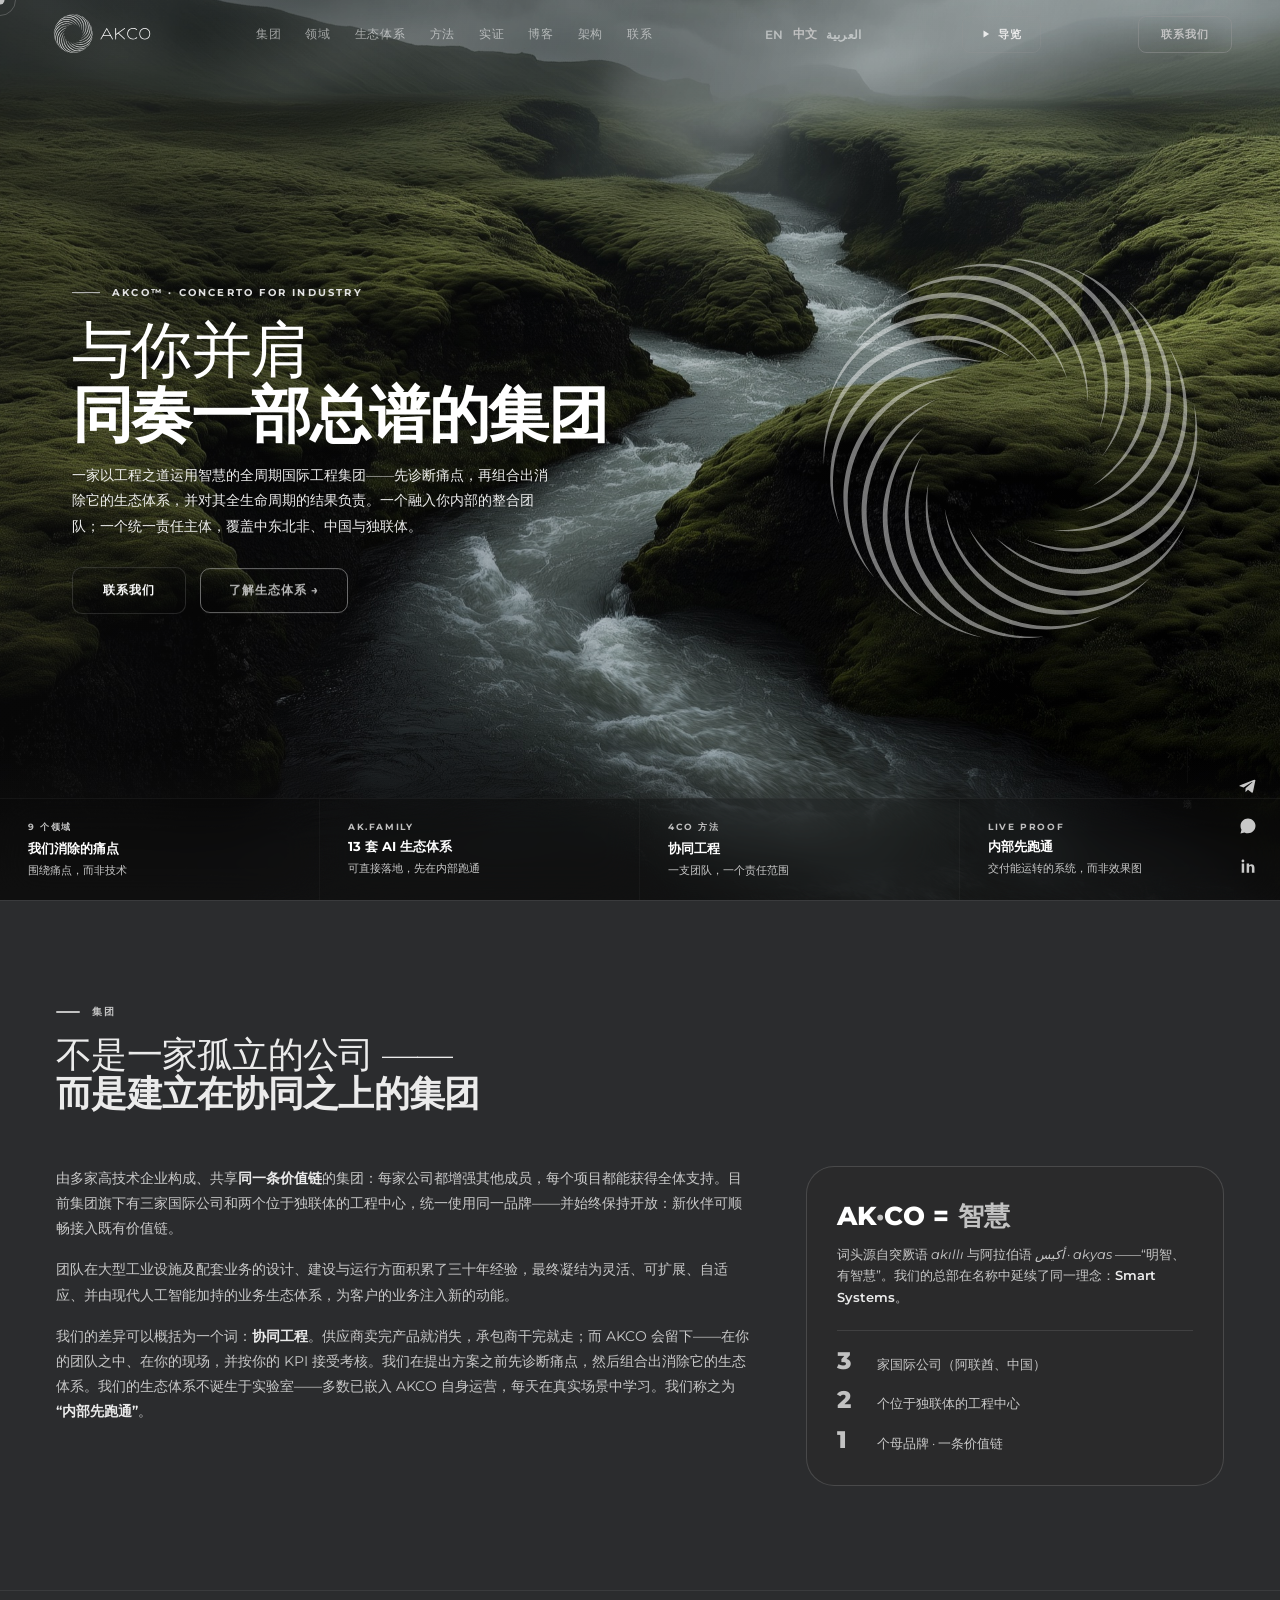
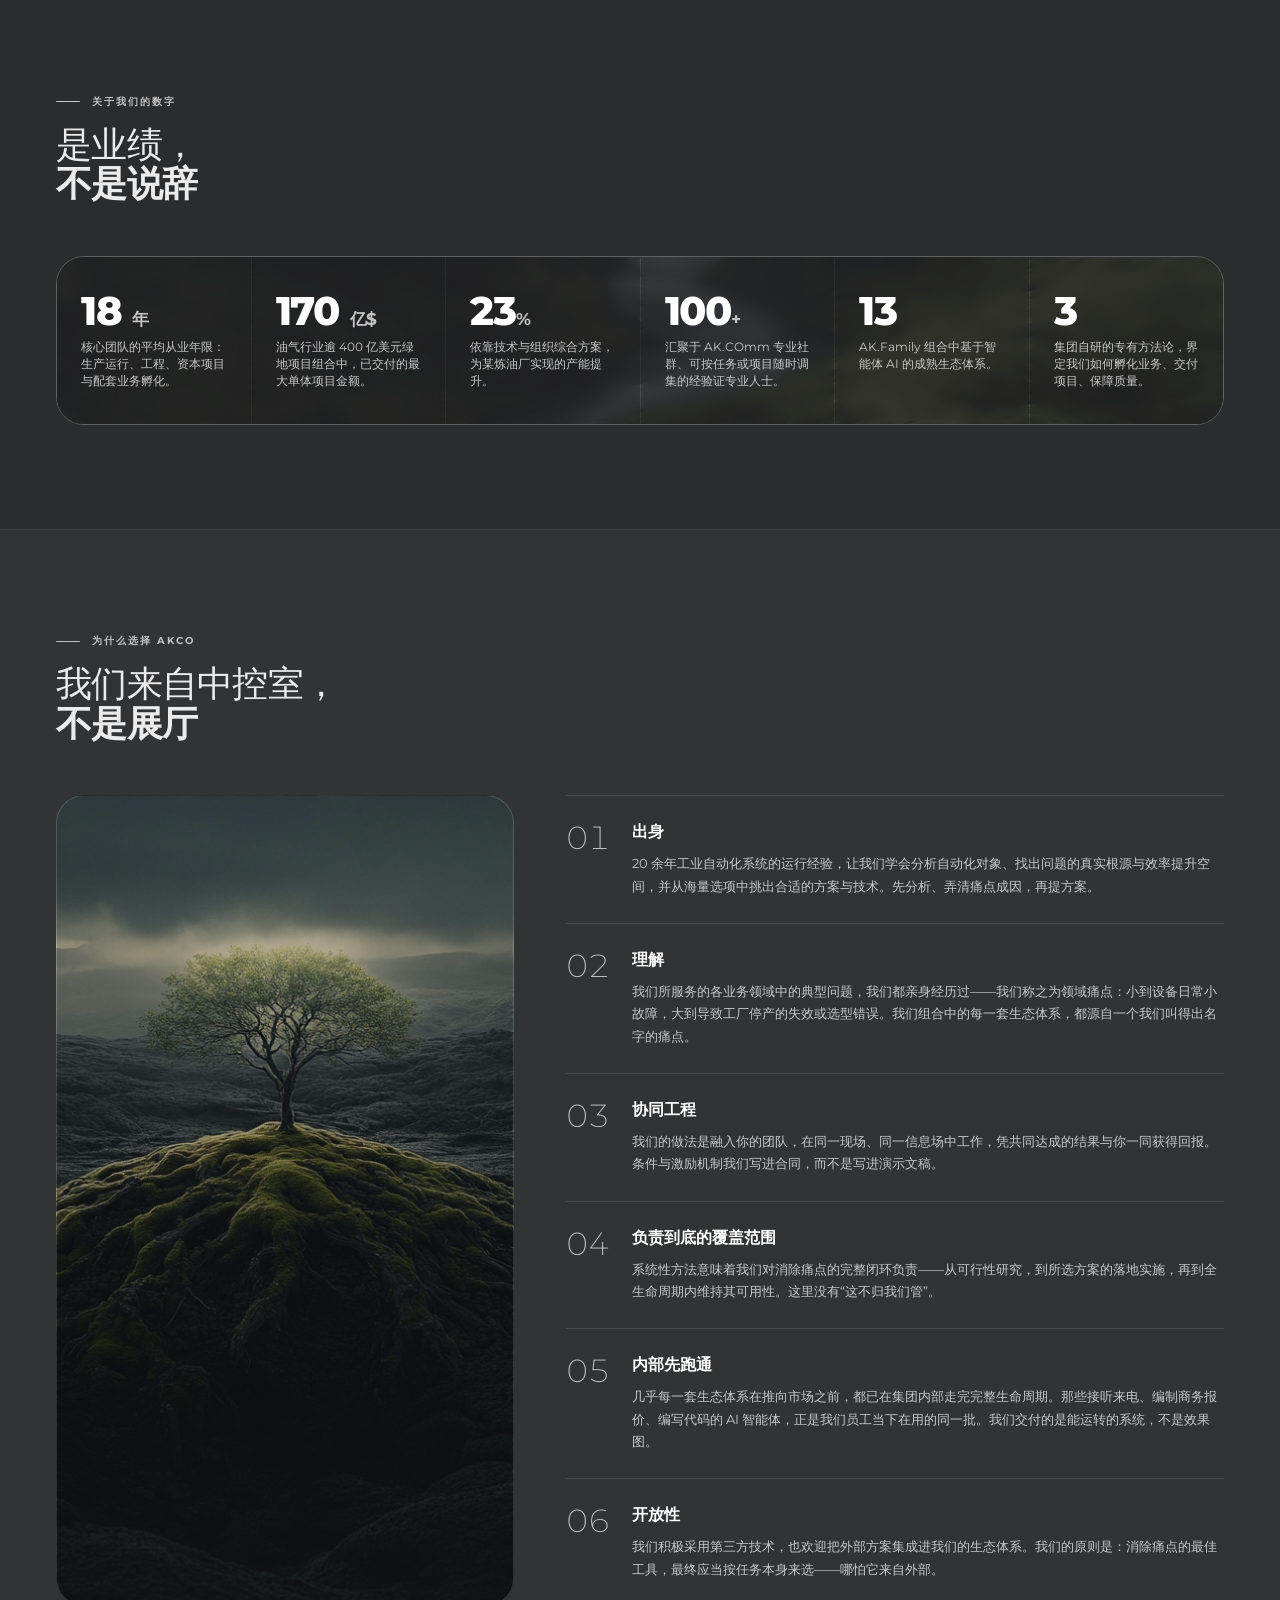
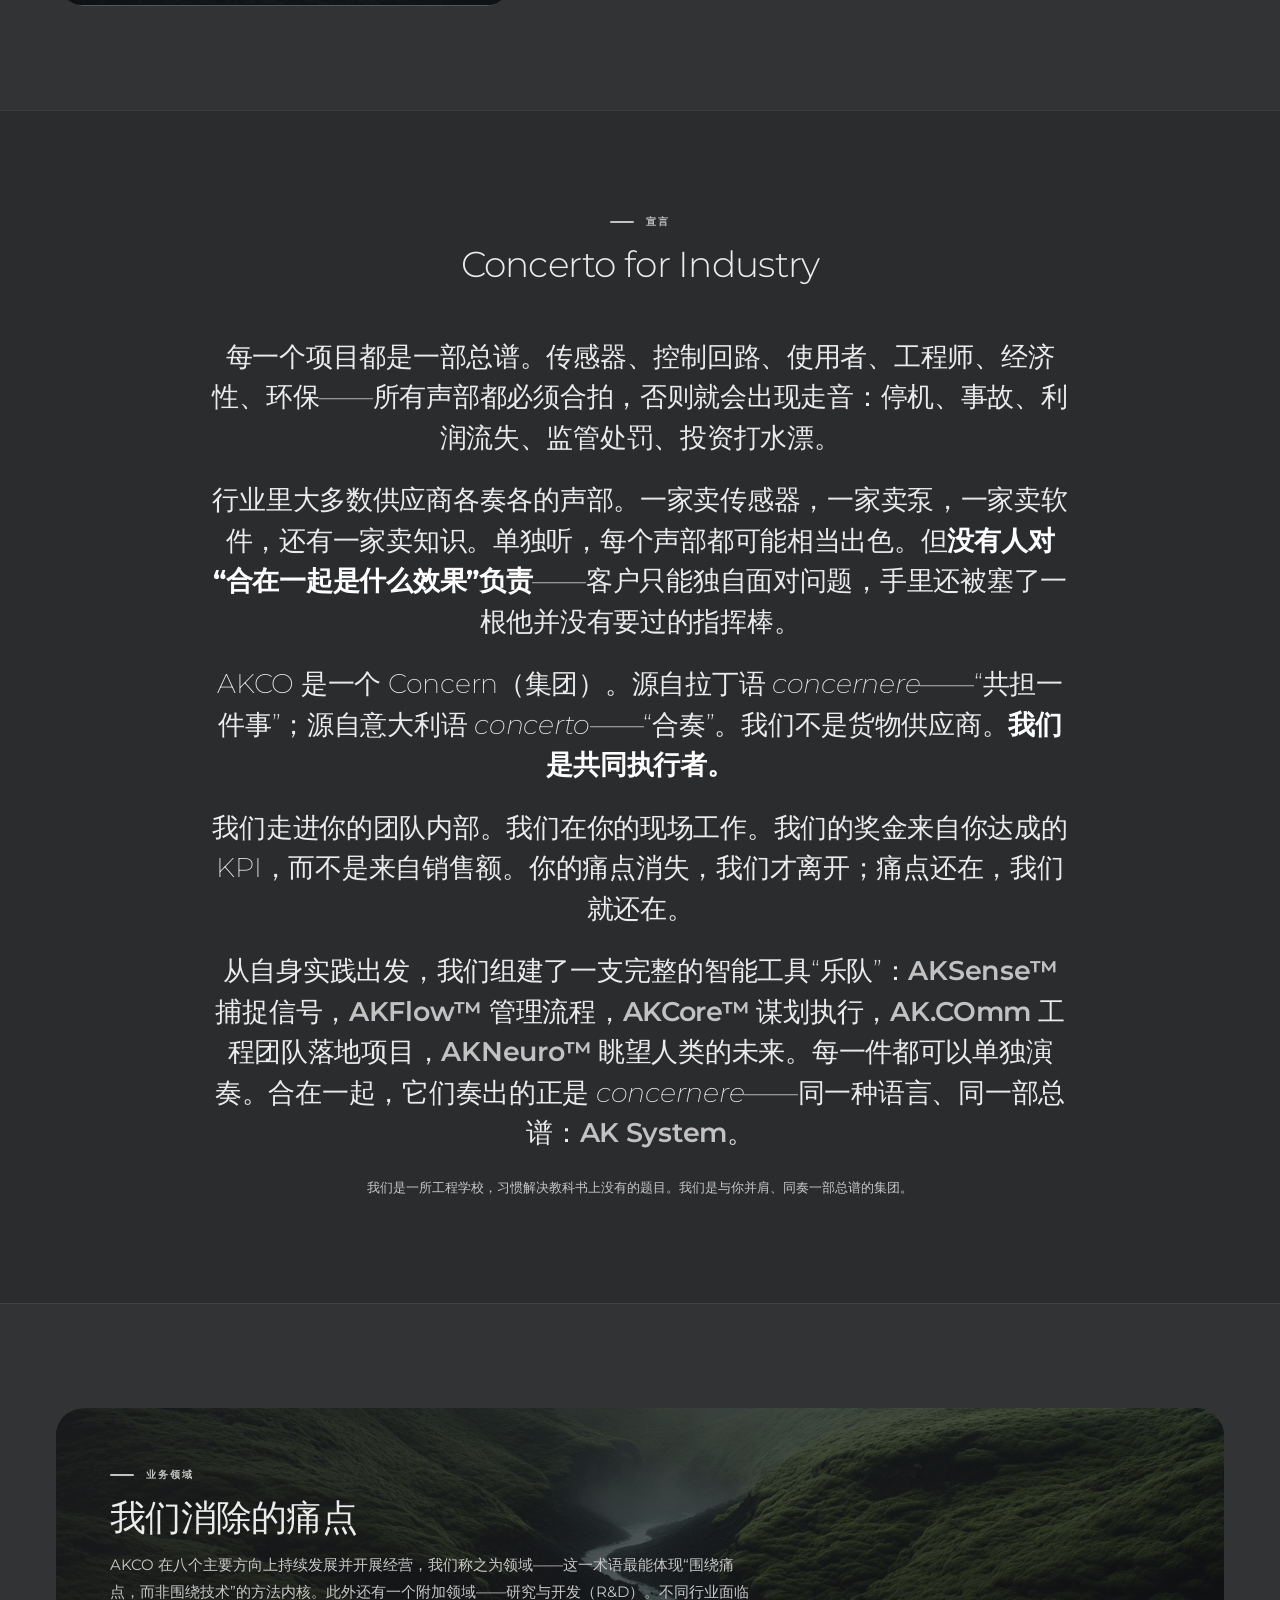
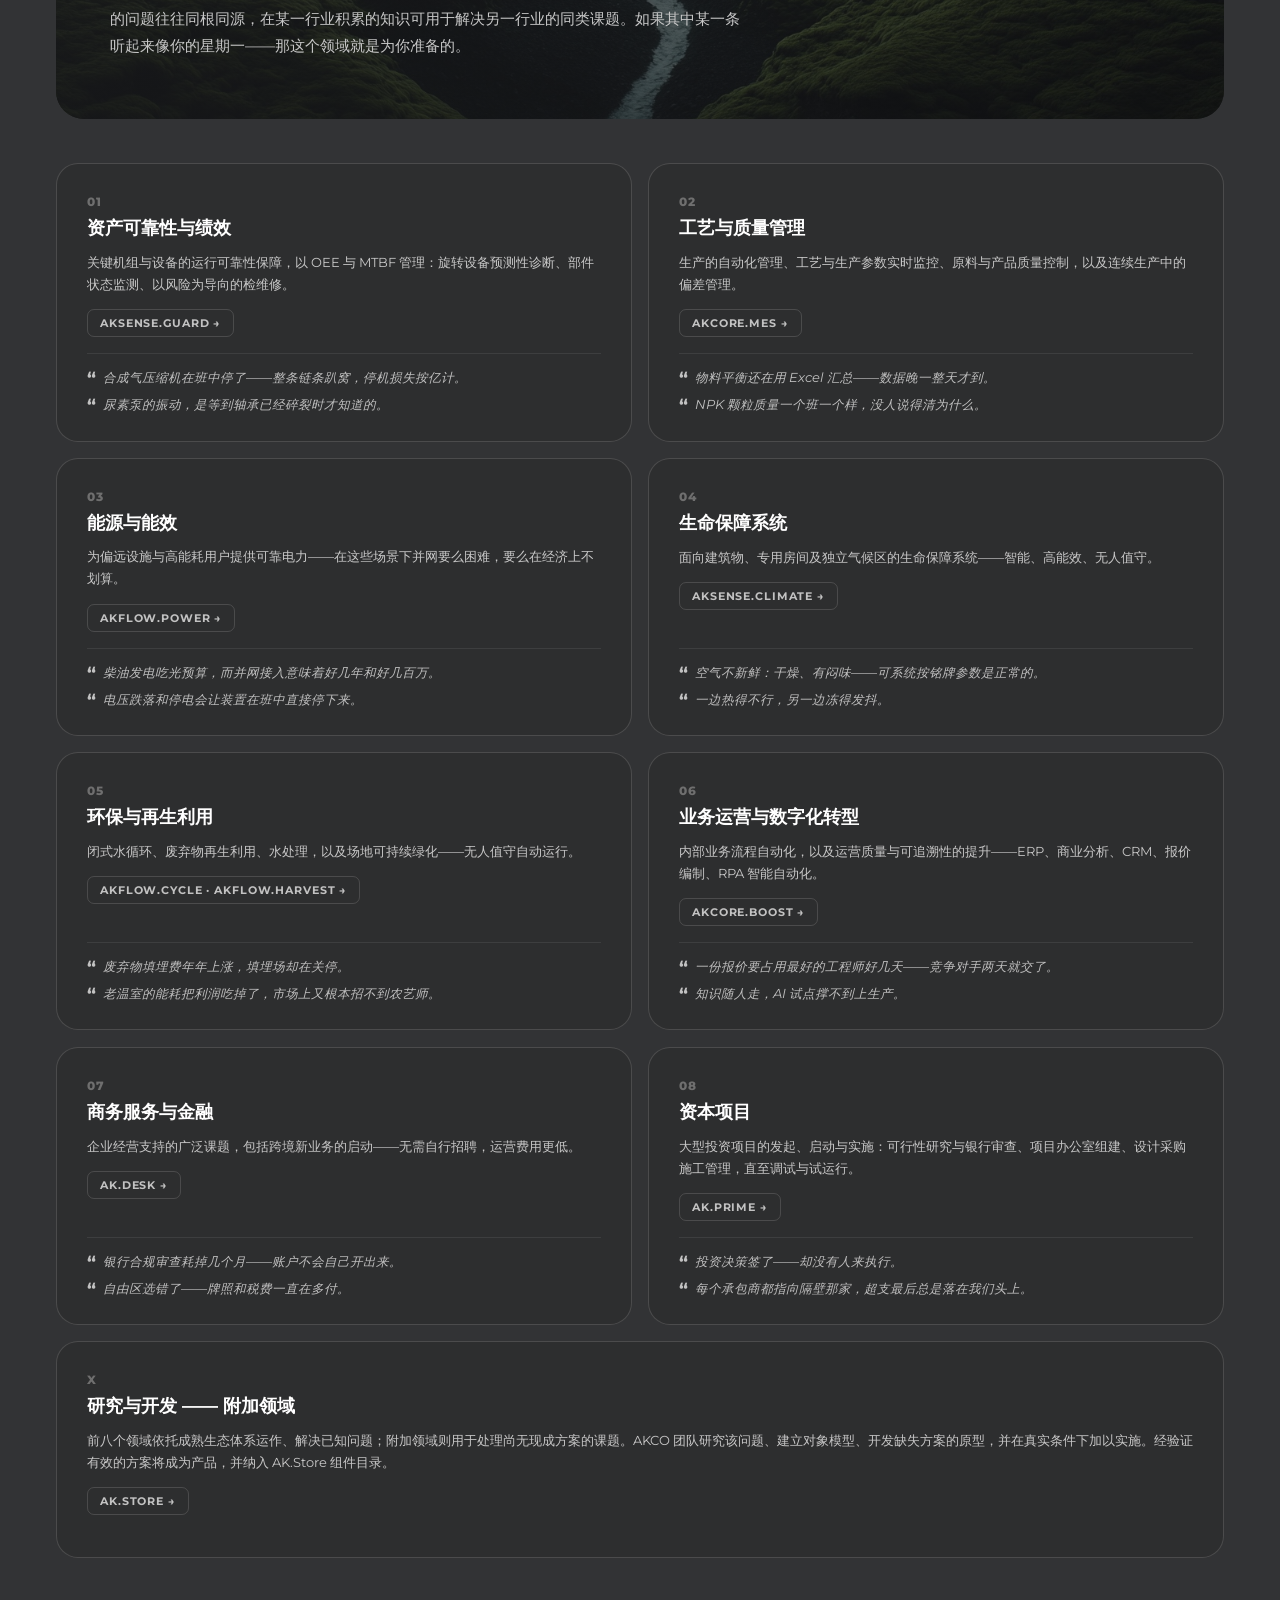
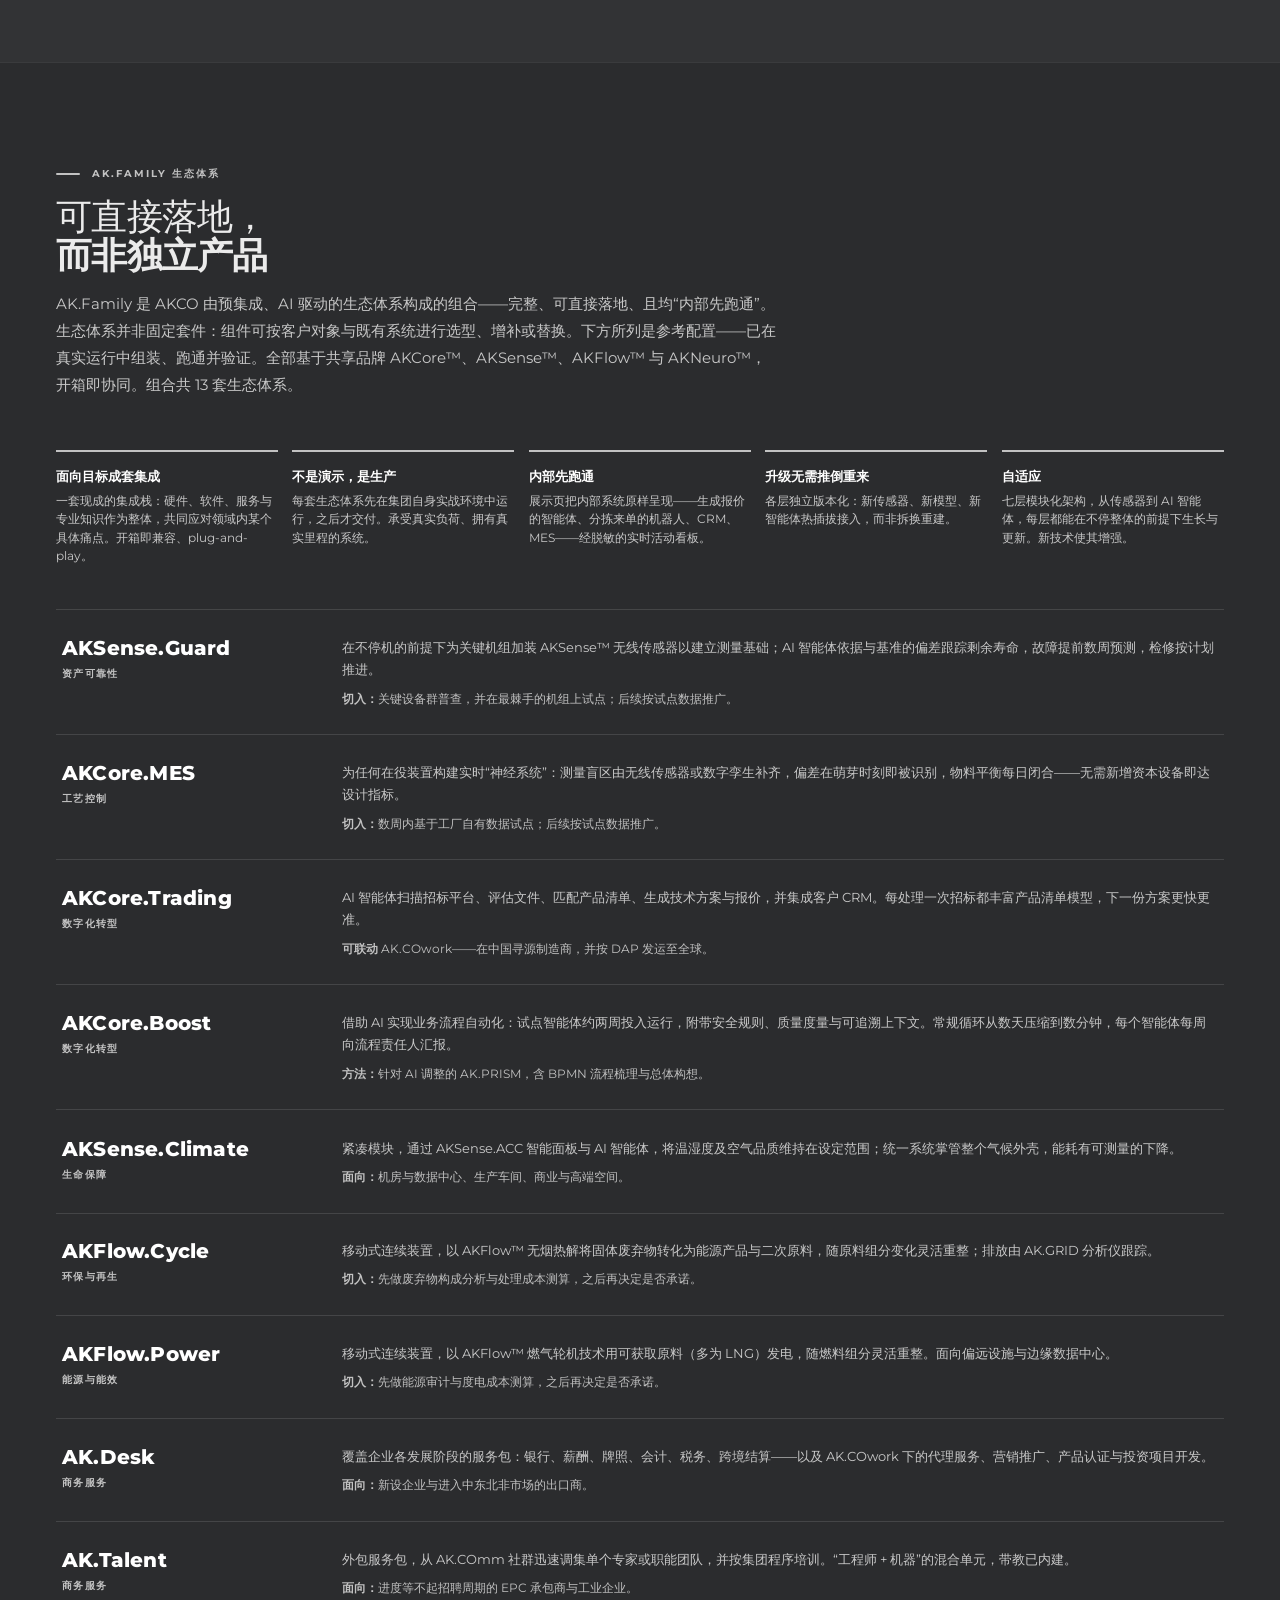
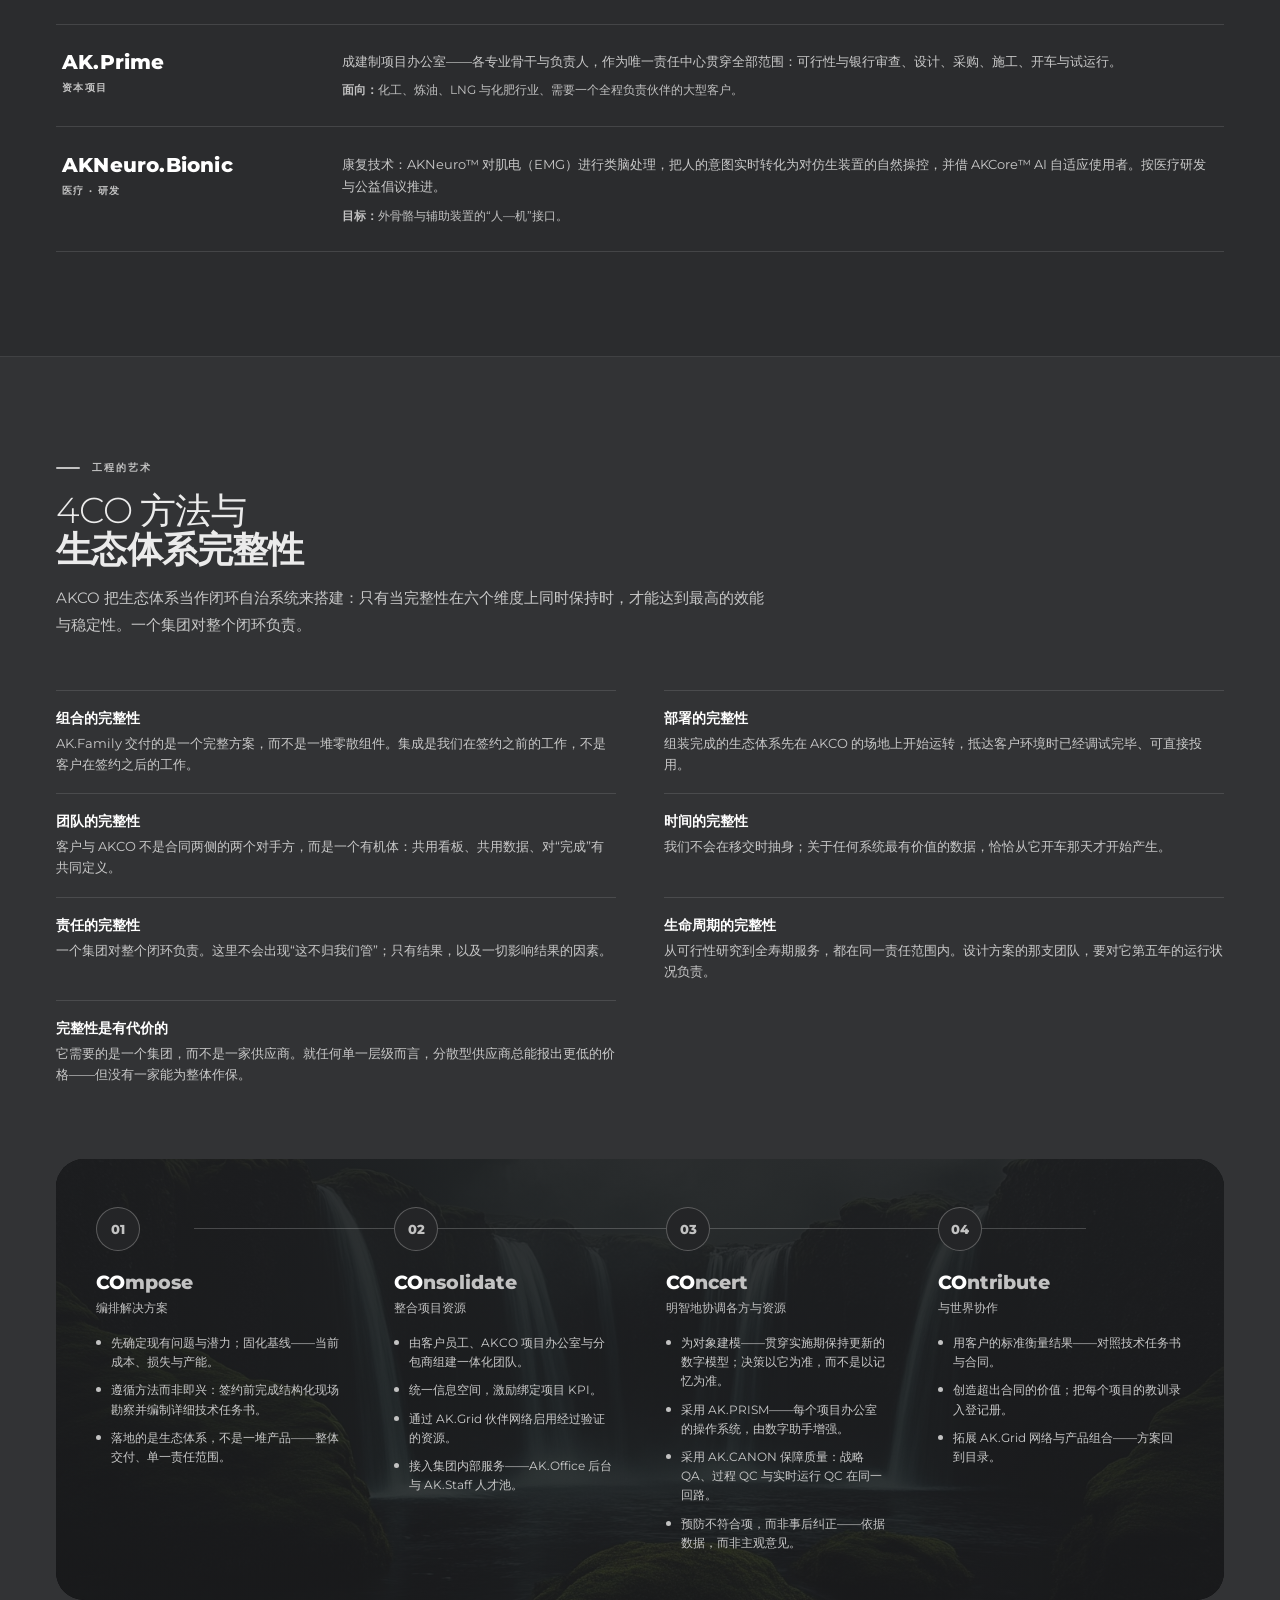
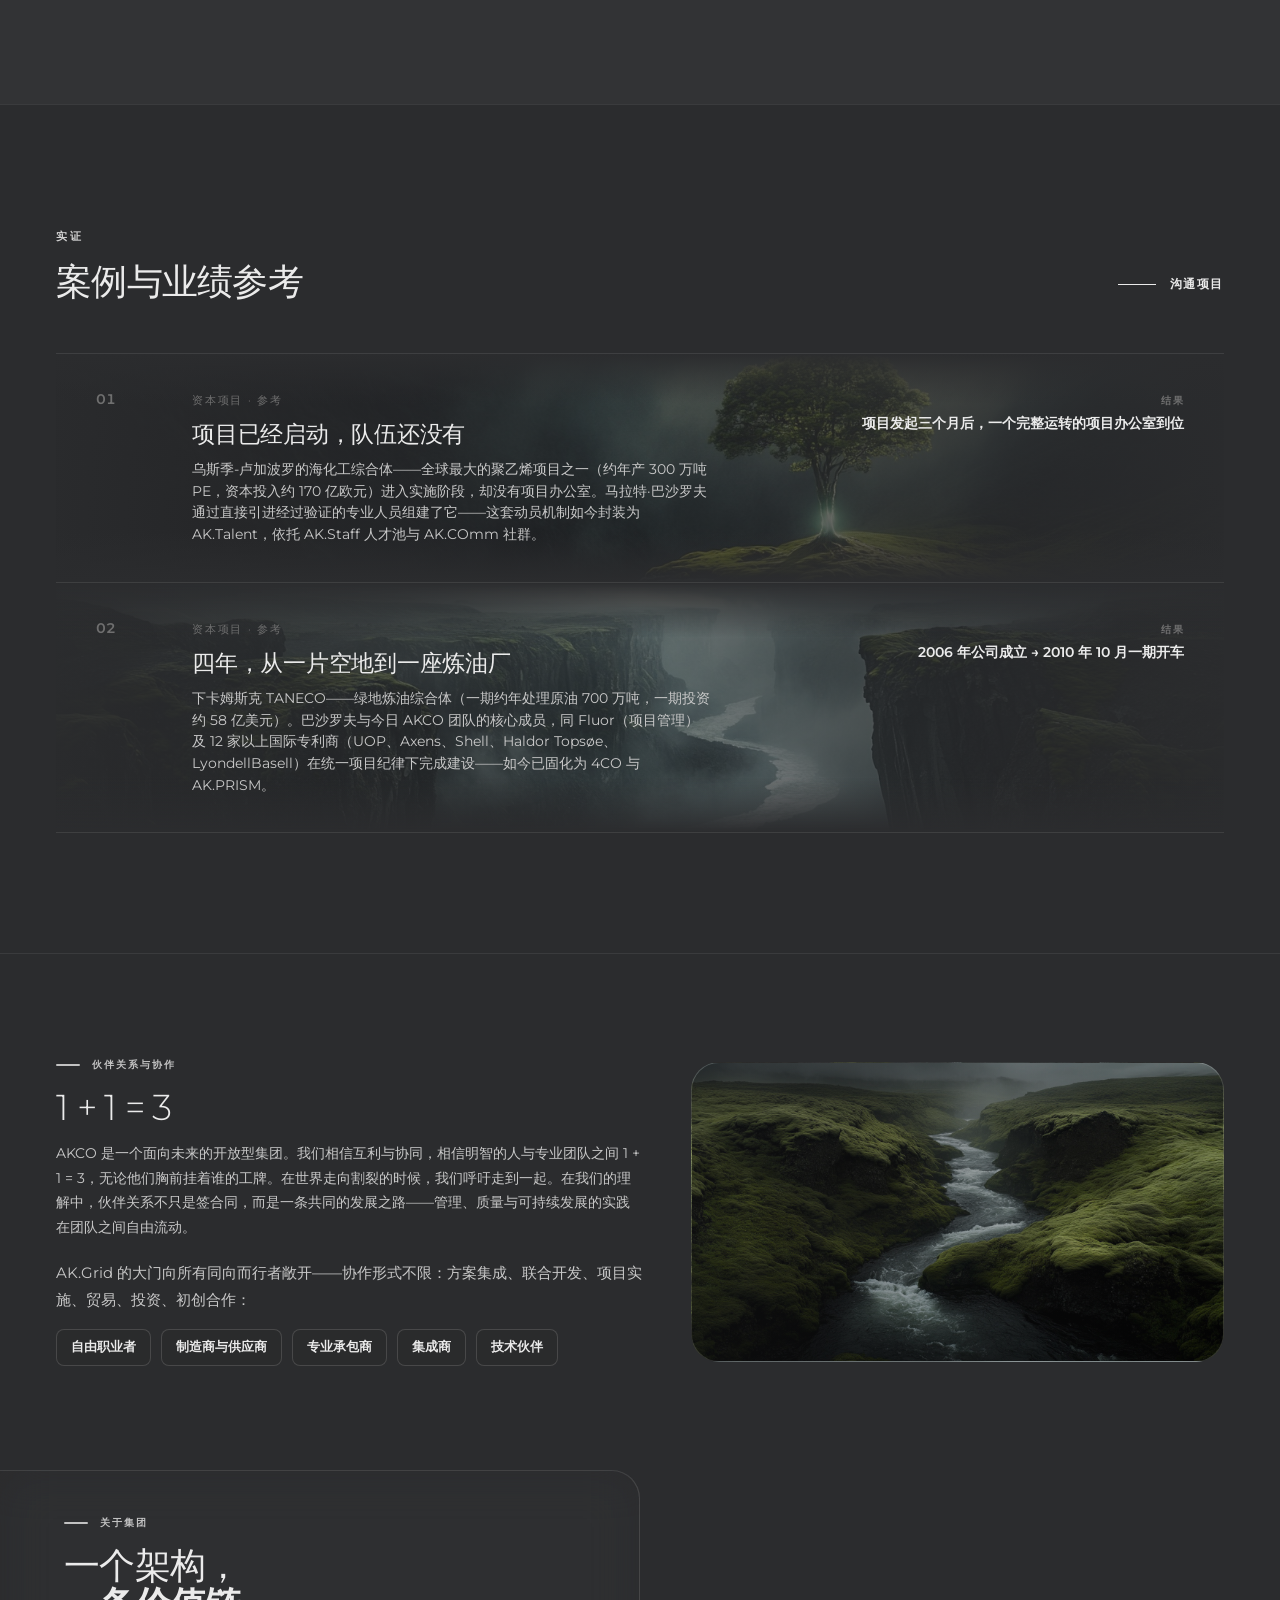
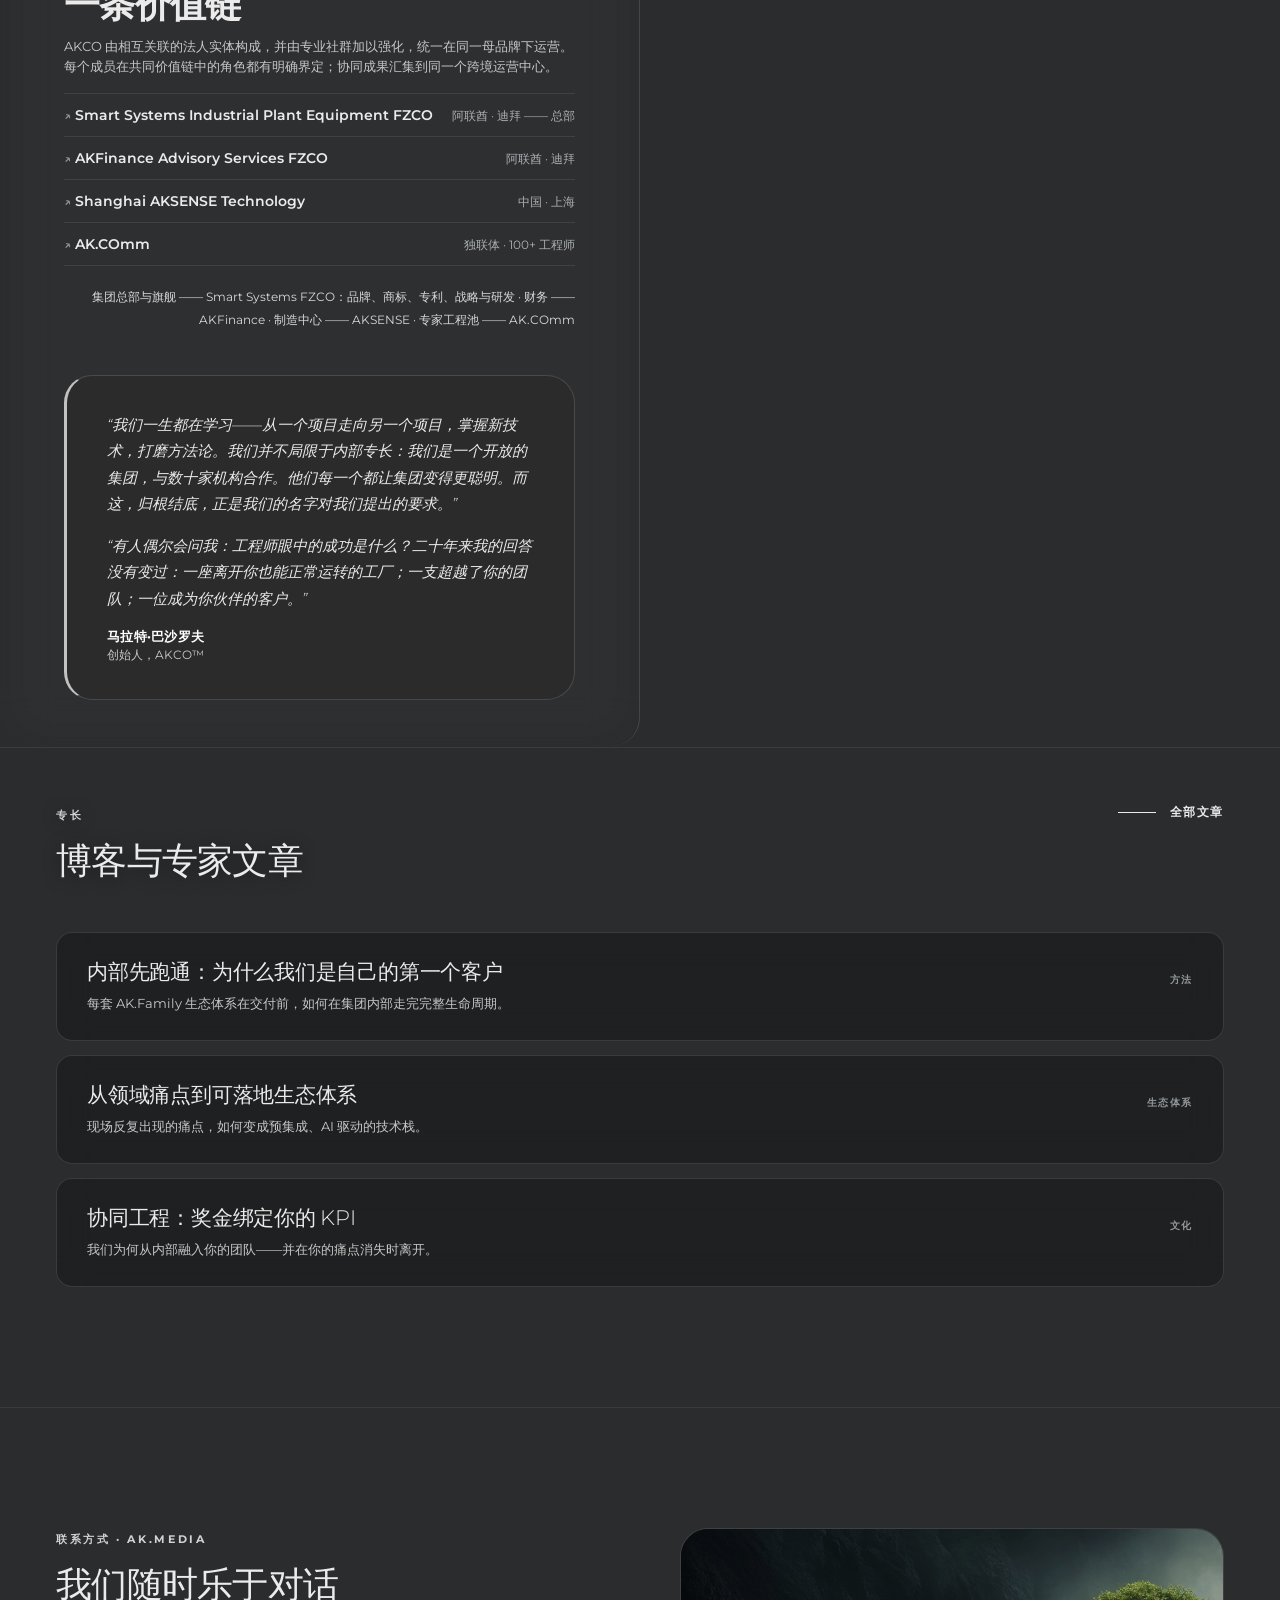
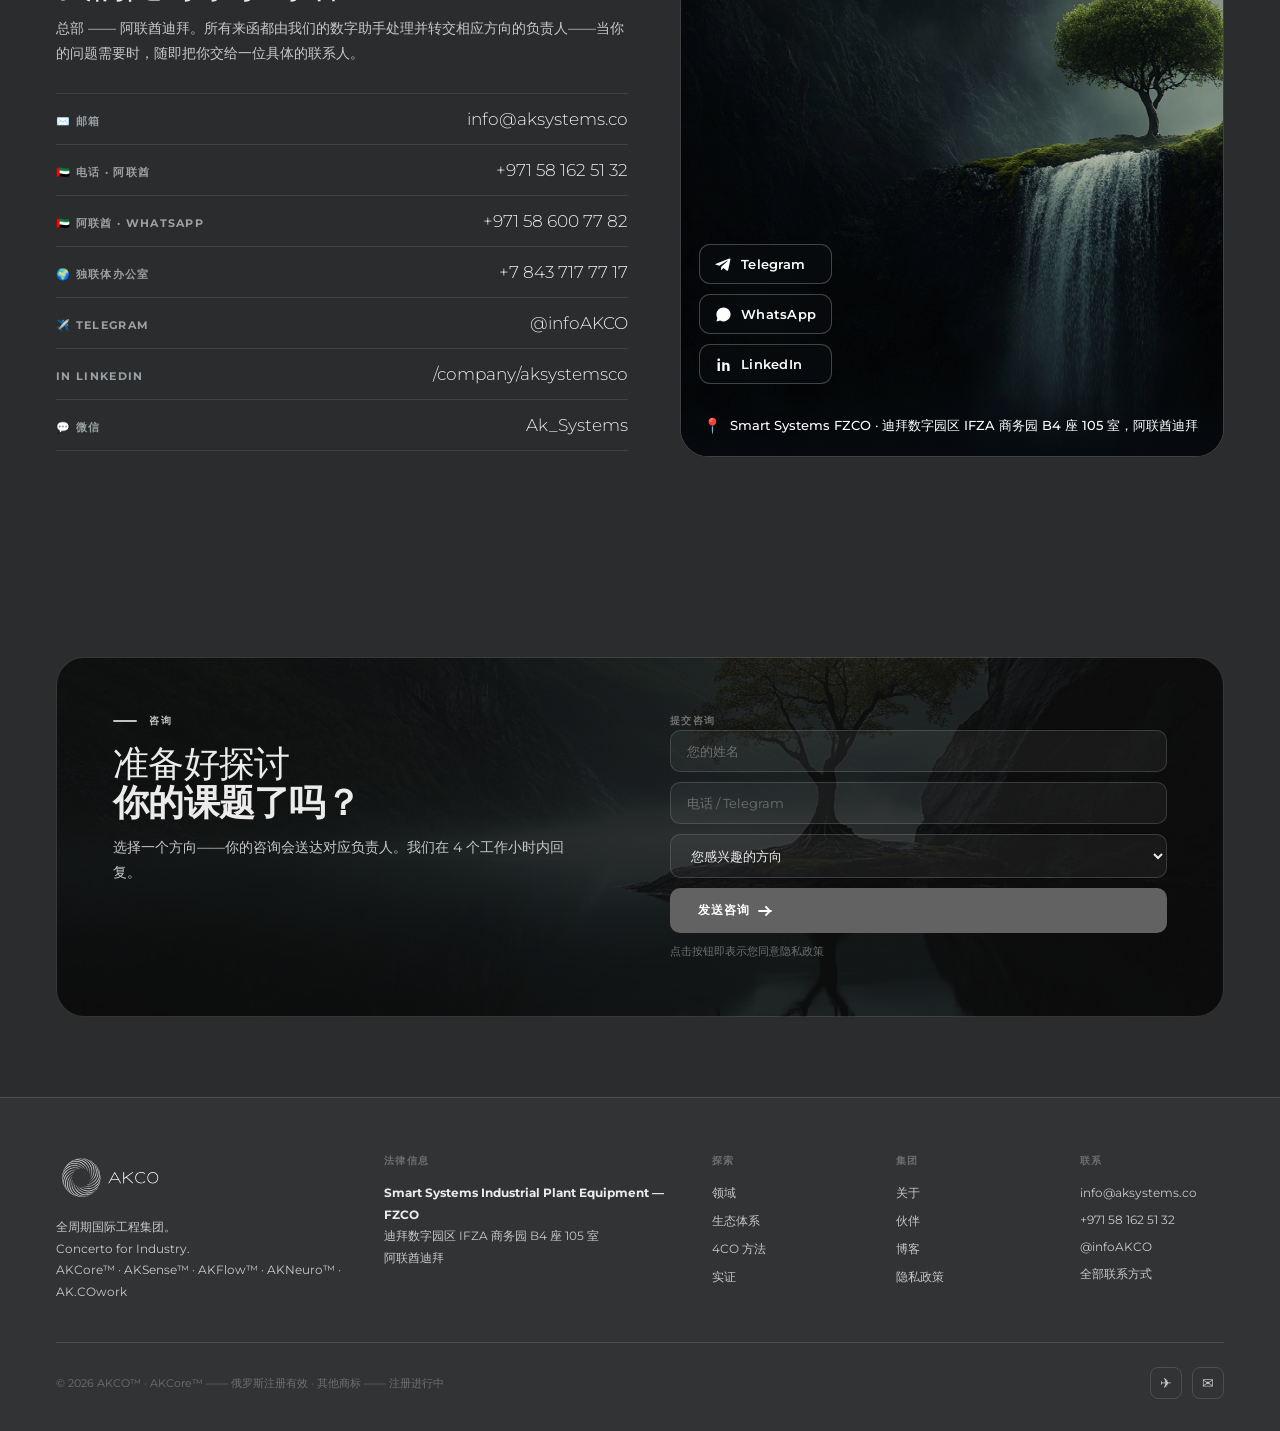
<file: zh/index.html>
<!DOCTYPE html>
<html lang="zh">
<head>
<meta charset="UTF-8">
<meta name="viewport" content="width=device-width, initial-scale=1.0">
<link rel="icon" href="../assets/icons/favicon.svg" type="image/svg+xml">
<title>AKCO™ · 全周期国际工程集团 | Concerto for Industry</title>
<meta name="description" content="AKCO —— 全周期国际工程集团（协同工程）。面向 9 大工业领域、可直接落地的 AI 驱动 AK.Family 生态体系；一个整合团队、一个统一责任主体，覆盖中东北非、中国与独联体。">
<link rel="preconnect" href="https://fonts.googleapis.com">
<link href="https://fonts.googleapis.com/css2?family=Montserrat:ital,wght@0,200;0,300;0,400;0,500;0,600;0,700;0,800;1,300&display=swap" rel="stylesheet">
<style>
*,*::before,*::after{box-sizing:border-box;margin:0;padding:0}
html{scroll-behavior:smooth}
body{font-family:'Montserrat',sans-serif;background:#2b2c2e;color:#ebebeb;overflow-x:hidden;-webkit-font-smoothing:antialiased;cursor:none}
a{text-decoration:none;color:inherit}
ul{list-style:none}

:root{
  --ink:#ebebeb;
  --ink2:#c0c0c0;
  --muted:#c8c8c8;
  --muted2:#6f6f6f;
  --bg:#2b2c2e;
  --bg2:#323335;
  --bg3:#3a3b3d;
  --glass:rgba(40,40,40,0.85);
  --glass2:rgba(35,35,35,0.9);
  --teal:#c2c2c2;
  --teal2:#626262;
  --teal-lt:rgba(168,168,168,0.18);
  --border:rgba(150,150,150,0.28);
  --border2:rgba(150,150,150,0.5);
  --r:14px;--rl:22px;--rxl:28px;
}

/* CURSOR */
.cur{position:fixed;width:9px;height:9px;background:var(--teal);border-radius:50%;pointer-events:none;z-index:9999;transform:translate(-50%,-50%);transition:width .22s,height .22s}
.ring{position:fixed;width:32px;height:32px;border:1.5px solid rgba(168,168,168,.35);border-radius:50%;pointer-events:none;z-index:9998;transform:translate(-50%,-50%)}
@media(max-width:768px){.cur,.ring{display:none}body{cursor:auto}}

/* NAV */
nav{position:fixed;top:0;left:0;right:0;z-index:600;height:68px;padding:0 48px;display:flex;align-items:center;justify-content:space-between;transition:background .35s,box-shadow .35s;background:transparent}
nav.sc{background:rgba(24,24,24,.92);backdrop-filter:blur(20px);box-shadow:0 1px 0 var(--border)}
.nl{display:flex;gap:24px;flex-shrink:0}
.nl a{font-size:11.5px;font-weight:500;letter-spacing:.06em;text-transform:uppercase;color:rgba(255,255,255,.55);transition:color .2s;white-space:nowrap}
.nl a:hover{color:#fff}
.brand-name{font-size:17px;font-weight:800;letter-spacing:.04em;color:#fff}
.brand-name span{color:var(--teal)}
.brand-name sup{font-size:10px;font-weight:600;vertical-align:super;color:rgba(168,168,168,.7)}
.nbtn{font-family:inherit;font-size:11px;font-weight:700;letter-spacing:.1em;text-transform:uppercase;padding:10px 22px;border-radius:8px;border:1.5px solid var(--border2);background:transparent;color:var(--teal);cursor:pointer;transition:all .22s}
.nbtn:hover{background:var(--teal);border-color:var(--teal);color:#fff}
.burger{display:none;flex-direction:column;gap:5px;cursor:pointer;background:none;border:none;padding:4px}
.burger span{width:22px;height:1.5px;background:#fff;display:block;transition:background .2s}
.mob{display:none;position:fixed;inset:0;background:#303030;z-index:490;padding:92px 32px 32px;flex-direction:column}
.mob.open{display:flex}
.mob a{font-size:20px;font-weight:600;color:#fff;padding:16px 0;border-bottom:1px solid var(--border)}
@media(max-width:900px){.nl,.nbtn{display:none}.burger{display:flex}nav{padding:0 24px}}

/* HERO */
.hero{position:relative;height:100vh;min-height:680px;overflow:hidden}
.hbg{position:absolute;inset:-3% 0;width:100%;height:106%;overflow:hidden;will-change:transform}
.hbg-vid{position:absolute;inset:0;width:100%;height:100%}

/* Крупный заголовок ЗА панелью (z-index:1) — ICE|LEND: начинается от блюр-границы */
.htitle{position:absolute;left:40%;bottom:140px;
  font-size:clamp(52px,9vw,130px);font-weight:800;letter-spacing:-.04em;line-height:.88;
  color:#fff;white-space:nowrap;z-index:1;
  text-shadow:0 8px 40px rgba(0,0,0,.55);pointer-events:none}
.htitle em{font-style:italic;font-weight:200;color:rgba(255,255,255,.38);display:block;font-size:.8em}

/* Watermark AK — дальний фон */
.hwm{position:absolute;right:2%;top:4%;font-size:clamp(180px,28vw,380px);
  font-weight:800;letter-spacing:-.05em;color:rgba(78,78,78,.04);
  z-index:1;line-height:1;pointer-events:none;user-select:none}

/* Главная стеклянная панель — уже, по центру */
.hpanel{position:absolute;left:12%;right:12%;top:80px;bottom:88px;
  border-radius:22px;overflow:hidden;z-index:2;
  border:1px solid rgba(255,255,255,.22);
  box-shadow:0 30px 72px rgba(0,0,0,.52)}
/* blur-слой: слева матовое, справа прозрачное */
.hpanel::before{content:'';position:absolute;inset:0;z-index:0;
  -webkit-backdrop-filter:blur(14px) saturate(118%) brightness(1.02);
          backdrop-filter:blur(14px) saturate(118%) brightness(1.02);
  background:rgba(255,255,255,.025);
  -webkit-mask-image:linear-gradient(90deg,#000 0%,#000 38%,transparent 65%);
          mask-image:linear-gradient(90deg,#000 0%,#000 38%,transparent 65%)}
/* тинт-слой: тёмнее слева, прозрачно справа */
.hpanel::after{content:'';position:absolute;inset:0;z-index:1;
  background:linear-gradient(90deg,rgba(9,9,9,.72) 0%,rgba(9,9,9,.30) 38%,transparent 62%)}

/* Морфинг-логотип справа поверх видео */
.hlogo{position:absolute;top:50%;right:3%;transform:translateY(-50%);width:36%;max-width:500px;height:66%;z-index:2;pointer-events:none;display:flex;align-items:center;justify-content:center}
.hlogo svg{width:100%;height:100%;opacity:.45}
/* Мобильный: текст сверху, логотип снизу — не пересекаются */
@media(max-width:900px){
  .hero{min-height:600px}
  /* логотип: размер зависит и от ширины, и от высоты экрана — на низких ужимается, чтобы не наезжать */
  .hlogo{top:auto;bottom:26px;right:auto;left:50%;transform:translateX(-50%);width:min(50vw,18vh,210px);max-width:210px;height:auto;z-index:1}
  .hlogo svg{height:auto;opacity:.55}
  /* обе кнопки в один ряд — вторая плашка поднимается к первой, не заходит на логотип */
  .hbtns{flex-wrap:nowrap;gap:8px}
  .hbtns .btn{font-size:10px;padding:11px 13px;letter-spacing:.04em;white-space:nowrap}
}
/* Высокие телефоны — места внизу достаточно, возвращаем логотипу крупный размер (почти как было) */
@media(max-width:900px) and (min-height:780px){
  .hlogo{width:min(62vw,27vh,290px);max-width:290px;bottom:30px}
}
/* На низких экранах (старые/маленькие телефоны) контент занимает почти всю высоту —
   декоративный логотип скрываем, чтобы он не наезжал на кнопки */
@media(max-width:900px) and (max-height:660px){
  .hlogo{display:none}
}

/* Контент поверх фото (без панели) */
.hov{position:absolute;inset:0;background:linear-gradient(105deg,rgba(16,16,16,.5) 0%,rgba(16,16,16,.2) 55%,transparent 100%);pointer-events:none}
.hov::after{content:'';position:absolute;bottom:0;left:0;right:0;height:150px;background:linear-gradient(to top,rgba(27,27,27,.65) 0%,transparent 100%)}
.hc{position:absolute;z-index:2;left:72px;top:50%;transform:translateY(-50%);max-width:600px}
@media(max-width:900px){.hc{left:24px;right:24px;top:104px;bottom:auto;transform:none;max-width:none}}

.ey{display:flex;align-items:center;gap:12px;margin-bottom:18px}
.eyl{width:28px;height:1.5px;background:var(--ink2)}
.ey span{font-size:10px;font-weight:700;letter-spacing:.22em;text-transform:uppercase;color:#e2e2e2}
.ht{font-size:clamp(36px,4.8vw,72px);font-weight:200;line-height:1.06;letter-spacing:-.025em;color:#fff;margin-bottom:16px}
.ht strong{font-weight:800;display:block}
.hd{font-size:14px;font-weight:300;color:rgba(255,255,255,.92);line-height:1.8;max-width:480px;margin-bottom:28px}
.hbtns{display:flex;align-items:center;gap:14px;flex-wrap:wrap}
.btn{display:inline-flex;align-items:center;gap:8px;font-family:inherit;font-weight:700;letter-spacing:.08em;text-transform:uppercase;border-radius:10px;border:none;cursor:pointer;transition:all .24s;text-decoration:none}
.btn-p{font-size:12px;padding:14px 30px;background:rgba(10,10,10,.28);backdrop-filter:blur(20px) saturate(110%);-webkit-backdrop-filter:blur(20px) saturate(110%);color:#fff;border:1px solid rgba(255,255,255,.14)}
.btn-p:hover{background:rgba(10,10,10,.5);transform:translateY(-2px);box-shadow:0 8px 28px rgba(0,0,0,.4)}
.btn-g{font-size:12px;padding:13px 28px;background:transparent;color:rgba(255,255,255,.7);border:1.5px solid rgba(255,255,255,.4)}
.btn-g:hover{color:#fff;border-color:rgba(255,255,255,.7)}
.casesec .btn-g:hover,.cardsec .btn-g:hover{color:var(--teal)}

/* Правый мета-блок в прозрачной зоне */
.hmeta{position:absolute;right:52px;top:50%;transform:translateY(-50%);
  width:32%;z-index:3;display:flex;flex-direction:column;gap:20px;
  padding-left:24px;border-left:1px solid rgba(255,255,255,.16)}
.hmi{display:flex;flex-direction:column;gap:4px}
.hml{font-size:9.5px;letter-spacing:.18em;text-transform:uppercase;
  color:rgba(255,255,255,.38);font-weight:700}
.hmv{font-size:13.5px;font-weight:700;color:#fff;line-height:1.38;
  text-shadow:0 2px 10px rgba(0,0,0,.7)}

/* Scroll indicator */
.schi{position:absolute;right:80px;bottom:106px;z-index:3;display:flex;flex-direction:column;align-items:center;gap:8px}
.schi span{font-size:9px;letter-spacing:.18em;text-transform:uppercase;color:rgba(255,255,255,.22);writing-mode:vertical-rl}
.schl{width:1px;height:36px;background:rgba(78,78,78,.1);overflow:hidden;position:relative}
.schl::after{content:'';position:absolute;top:-100%;left:0;right:0;height:100%;background:var(--teal);animation:sa 1.8s 1s infinite}
@keyframes sa{0%{top:-100%}100%{top:100%}}
.hi{opacity:0;animation:fu .9s forwards}
.hi.d1{animation-delay:.15s}.hi.d2{animation-delay:.35s}.hi.d3{animation-delay:.55s}.hi.d4{animation-delay:.75s}
@keyframes fu{from{opacity:0;transform:translateY(18px)}to{opacity:1;transform:translateY(0)}}
@media(max-width:680px){
  .hwm,.htitle{display:none}
}

/* DIRECTION TILES (bottom of hero) */
.dtiles{position:absolute;bottom:0;left:0;right:0;z-index:3;display:grid;grid-template-columns:repeat(4,1fr)}
.dtile{padding:22px 28px;border-top:1px solid rgba(78,78,78,.18);border-right:1px solid rgba(78,78,78,.12);
  background:rgba(10,10,10,.28);
  backdrop-filter:blur(20px) saturate(110%);-webkit-backdrop-filter:blur(20px) saturate(110%);
  transition:background .25s;cursor:pointer;text-decoration:none;color:inherit}
.dtile:last-child{border-right:none}
.dtile:hover{background:rgba(10,10,10,.45)}
.dtile__kick{font-size:9px;font-weight:700;letter-spacing:.18em;text-transform:uppercase;color:var(--ink2);margin-bottom:6px;display:block}
.dtile h3{font-size:13px;font-weight:700;color:#fff;margin-bottom:4px}
.dtile p{font-size:11px;color:var(--muted);line-height:1.5}
@media(max-width:900px){.dtiles{display:none}}

/* STATS */
.stbar{background:rgba(35,35,35,0.9);border-bottom:1px solid var(--border)}
.sti{display:flex}
.stit{flex:1;padding:22px 36px;border-right:1px solid var(--border)}
.stit:last-child{border-right:none}
.stn{font-size:30px;font-weight:800;color:#fff;letter-spacing:-.03em;line-height:1;margin-bottom:3px}
.stl{font-size:9px;font-weight:700;letter-spacing:.12em;text-transform:uppercase;color:rgba(78,78,78,.5)}
.sts{font-size:11px;color:rgba(255,255,255,.2);margin-top:1px}
@media(max-width:768px){.sti{flex-wrap:wrap}.stit{flex:1 1 48%;border-bottom:1px solid var(--border);padding:20px 18px}}

/* SECTION HELPERS */
.ew{display:flex;align-items:center;gap:12px;margin-bottom:16px}
.ewl{width:24px;height:1.5px;background:var(--teal);border-radius:2px;flex-shrink:0}
.ew span{font-size:10px;font-weight:700;letter-spacing:.2em;text-transform:uppercase;color:var(--teal)}
.aboutsec .ewl{background:var(--ink2)}
.aboutsec .ew span{color:var(--ink2)}
.st{font-size:clamp(24px,2.8vw,40px);font-weight:300;line-height:1.1;letter-spacing:-.02em;color:var(--ink);margin-bottom:12px}
.st strong{font-weight:800}
.sd{font-size:14px;color:var(--muted);line-height:1.75;max-width:460px}
.aboutsec .st{color:#fff}
.aboutsec .sd{color:var(--ink2)}
.rv{opacity:0;transform:translateY(22px);transition:opacity .95s cubic-bezier(.22,.61,.36,1),transform .95s cubic-bezier(.22,.61,.36,1);will-change:opacity,transform}
.rv.on{opacity:1;transform:translateY(0)}
.d1{transition-delay:.1s}.d2{transition-delay:.2s}.d3{transition-delay:.3s}.d4{transition-delay:.4s}
/* Domain cards — modern 3D "focus-in": card stands up from a slight tilt + scale, with a soft blur */
.dmc.rv{opacity:0;transform:perspective(1200px) rotateX(9deg) translateY(34px) scale(.975);transform-origin:50% 100%;filter:blur(6px);transition:opacity 1.05s cubic-bezier(.2,.6,.24,1),transform 1.05s cubic-bezier(.2,.6,.24,1),filter 1.05s cubic-bezier(.2,.6,.24,1)}
.dmc.rv.on{opacity:1;transform:none;filter:none}
/* Language switcher */
.lang{display:flex;align-items:center;gap:9px;margin-left:16px;flex-shrink:0}
.lang a,.lang span{font-size:12px;font-weight:600;letter-spacing:.03em;color:rgba(255,255,255,.5);transition:color .2s;white-space:nowrap;text-decoration:none}
.lang a:hover{color:#fff}
.lang .is-cur{color:var(--teal);cursor:default}
.lang .soon{color:rgba(255,255,255,.26);cursor:default}
@media(max-width:900px){nav .lang{display:none}}
.mob .lang{display:flex;margin:26px 0 0;gap:20px;border-top:1px solid var(--border);padding-top:22px}
.mob .lang a,.mob .lang span{font-size:17px}
/* Site tour button */
.ntour{display:inline-flex;align-items:center;gap:7px;font-family:inherit;font-size:11px;font-weight:700;letter-spacing:.1em;text-transform:uppercase;padding:10px 18px;border-radius:8px;border:1px solid var(--border);background:transparent;color:var(--ink);cursor:pointer;transition:border-color .22s,color .22s,background .22s;text-decoration:none;white-space:nowrap;margin-left:4px}
.ntour:hover{border-color:var(--teal);color:#fff;background:rgba(255,255,255,.05)}
.ntour svg{width:10px;height:10px;fill:currentColor}
@media(max-width:900px){nav .ntour{display:none}}
@media(prefers-reduced-motion:reduce){
  .rv,.rv.on{opacity:1!important;transform:none!important;transition:none!important}
  .hi{opacity:1!important;animation:none!important}
  .cmap-right:hover .cmap-photo,.sp-bg,.hbg{transform:none!important}
}

/* SPLIT SECTIONS */
.sp{position:relative;min-height:520px;overflow:hidden;display:flex;align-items:stretch}
.sp-bg{position:absolute;inset:-16% 0;background-size:cover;background-position:center;will-change:transform}
.sp-ov{position:absolute;inset:0;background:rgba(10,12,14,0)}
.sp-panel{position:relative;z-index:2;width:50%;padding:72px 64px;
  background:rgba(40,40,40,0.2);
  backdrop-filter:blur(24px) saturate(105%) brightness(1.12);
  -webkit-backdrop-filter:blur(24px) saturate(105%) brightness(1.12);
  border-right:1px solid rgba(255,255,255,0.12);
  box-shadow:inset 0 1px 0 rgba(255,255,255,.1);
  border-radius:0 28px 28px 0;
  display:flex;flex-direction:column;justify-content:center}
.sp.flip{flex-direction:row-reverse}
.sp.flip .sp-panel{border-right:none;border-left:1px solid var(--border);border-radius:28px 0 0 28px}
.sp-feats{display:flex;flex-direction:column;gap:10px;margin:20px 0 28px}
.sp-feat{display:flex;align-items:flex-start;gap:11px;font-size:13px;color:var(--muted);line-height:1.55}
.fd{width:6px;height:6px;background:var(--teal);border-radius:50%;flex-shrink:0;margin-top:6px}
.sp-tag{display:inline-block;font-size:10px;font-weight:700;letter-spacing:.14em;text-transform:uppercase;
  color:var(--teal);background:rgba(78,78,78,.1);padding:5px 12px;border-radius:6px;border:1px solid var(--border);margin-top:auto}
.sl{display:inline-flex;align-items:center;gap:9px;font-size:11px;font-weight:700;letter-spacing:.1em;text-transform:uppercase;color:var(--teal);transition:gap .2s,color .2s,opacity .65s ease,transform .65s ease}
.sl:hover{gap:15px;color:var(--ink)}
@media(max-width:900px){.sp,.sp.flip{flex-direction:column}
.sp-panel{width:100%;border-right:none!important;border-left:none!important;padding:48px 28px}
/* На мобильных панель во всю ширину — сильный blur(24px) полностью скрывал фото. Уменьшаем блюр и даём тёмный скрим-градиент для читаемости текста */
.sp-panel{backdrop-filter:blur(2px) saturate(1.05);-webkit-backdrop-filter:blur(2px) saturate(1.05);background:linear-gradient(180deg,rgba(14,16,18,.34),rgba(14,16,18,.6))}
.sp-bg{inset:-5%}}

/* CARDS SECTION */
.cardsec{background:var(--bg3);padding:80px 56px;border-top:1px solid rgba(255,255,255,.06)}
#blog{position:relative;overflow:hidden;padding-top:56px}
#blog::before{content:"";position:absolute;inset:0;pointer-events:none;z-index:0;background-image:var(--blogbg);background-size:cover;background-position:center;background-attachment:fixed;filter:brightness(0.6) saturate(1.08) contrast(1.02)}
/* На мобильных background-attachment:fixed масштабирует фон под всю высоту документа → пикселизация; переключаем на scroll */
@media(max-width:768px){#blog::before,#contacts::before{background-attachment:scroll}}
#blog::after{content:"";position:absolute;inset:0;pointer-events:none;z-index:0;background:linear-gradient(rgba(43,44,46,1) 0%,rgba(43,44,46,.85) 7%,rgba(43,44,46,.4) 20%,rgba(43,44,46,0) 42%,rgba(43,44,46,0) 100%)}
#blog>*{position:relative;z-index:1}
#blog .st,#blog .meye{text-shadow:0 2px 18px rgba(0,0,0,.45)}
@media(max-width:768px){.cardsec{padding:60px 20px}}
.sh{display:flex;justify-content:space-between;align-items:flex-end;margin-bottom:44px;gap:20px;flex-wrap:wrap}
.cgrid{display:grid;grid-template-columns:repeat(3,1fr);gap:16px}
@media(max-width:900px){.cgrid{grid-template-columns:repeat(2,1fr)}}
@media(max-width:580px){.cgrid{grid-template-columns:1fr}}
.gc{border-radius:var(--rl);overflow:hidden;border:1px solid var(--border);
  background:rgba(42,42,42,.85);backdrop-filter:blur(12px);-webkit-backdrop-filter:blur(12px);
  transition:border-color .28s,box-shadow .28s,transform .28s;cursor:pointer}
.gc:hover{border-color:var(--border2);box-shadow:0 8px 40px rgba(0,0,0,.25);transform:translateY(-4px)}
.gc-body{padding:28px 26px}
.gc-body h3{font-size:14px;font-weight:700;color:var(--ink);margin-bottom:7px;line-height:1.4}
.gc-body p{font-size:12.5px;color:var(--muted);line-height:1.65}

/* CASES */
.casesec{background:var(--bg3);padding:80px 56px;border-top:1px solid rgba(255,255,255,.06)}
@media(max-width:768px){.casesec{padding:60px 20px}}
.ccgrid{display:grid;grid-template-columns:repeat(3,1fr);gap:16px}
@media(max-width:900px){.ccgrid{grid-template-columns:repeat(2,1fr)}}
@media(max-width:580px){.ccgrid{grid-template-columns:1fr}}
.cc{border-radius:var(--rl);overflow:hidden;border:1px solid var(--border);background:var(--glass);transition:box-shadow .28s,transform .28s,border-color .28s;display:flex;flex-direction:column}
.cc:hover{box-shadow:0 8px 40px rgba(78,78,78,.1);transform:translateY(-4px);border-color:var(--border2)}
.cth{height:188px;position:relative;overflow:hidden}
.cthi{position:absolute;inset:-8%;background-size:cover;background-position:center;transition:transform .55s ease}
.cc:hover .cthi{transform:scale(1.05)}
.ctho{position:absolute;inset:0;background:linear-gradient(to bottom,transparent 40%,rgba(9,9,9,.65) 100%)}
.cgeo{position:absolute;top:12px;left:12px;background:rgba(98,98,98,.75);color:#fff;font-size:10px;font-weight:700;letter-spacing:.1em;text-transform:uppercase;padding:4px 10px;border-radius:6px;backdrop-filter:blur(8px)}
.cbody{padding:20px 22px 22px;flex:1;display:flex;flex-direction:column}
.cbody h3{font-size:14px;font-weight:700;color:var(--ink);margin-bottom:7px;line-height:1.4}
.cbody p{font-size:12.5px;color:var(--muted);line-height:1.65;margin-bottom:13px}
.cres{display:flex;align-items:flex-start;gap:8px;font-size:12px;font-weight:600;color:var(--teal);background:rgba(78,78,78,.07);padding:9px 12px;border-radius:8px;border:1px solid var(--border);margin-top:auto}
.cres::before{content:'✓';width:16px;height:16px;background:var(--teal2);color:#fff;border-radius:50%;display:flex;align-items:center;justify-content:center;font-size:9px;font-weight:800;flex-shrink:0;margin-top:1px}

/* ABOUT */
.aboutsec{position:relative;padding:80px 56px;overflow:hidden;background:var(--bg);border-top:1px solid rgba(255,255,255,.06)}
.about-bg{position:absolute;inset:-10%;background-size:cover;background-position:center;will-change:transform}
.about-ov{position:absolute;inset:0;background:rgba(0,0,0,.52)}
.about-inner{position:relative;z-index:2}
@media(max-width:768px){.aboutsec{padding:60px 20px}}
.egrid{display:grid;grid-template-columns:repeat(4,1fr);grid-auto-rows:minmax(86px,1fr);gap:12px;margin-top:36px}
.egrid>:first-child{grid-column:span 2;grid-row:span 2;background-position:center 35%!important}
.egrid>:first-child b{font-size:17px}
.egrid>:first-child span{font-size:12px}
@media(max-width:900px){.egrid{grid-template-columns:repeat(2,1fr);grid-auto-rows:auto}.egrid>:first-child{grid-column:span 2;grid-row:auto;min-height:120px}}
@media(max-width:580px){.egrid{grid-template-columns:1fr}.egrid>:first-child{grid-column:auto}}
.entity{padding:20px 18px;border-radius:var(--r);border:1px solid var(--border);
  background:rgba(42,42,42,.85);backdrop-filter:blur(10px);-webkit-backdrop-filter:blur(10px)}
.entity b{display:block;font-size:13px;font-weight:700;color:var(--ink);margin-bottom:5px}
.entity span{font-size:11px;color:var(--muted)}
.entity span a{color:inherit;transition:color .2s}
.entity span a:hover{color:var(--teal)}
.aboutsec .entity{background:rgba(47,47,47,.7)}
.aboutsec .entity{position:relative}
a.entity{cursor:pointer;transition:transform .22s,border-color .22s,box-shadow .22s,background .22s}
a.entity::after{content:"↗";position:absolute;top:14px;right:15px;font-size:14px;font-weight:700;line-height:1;color:var(--teal);opacity:.5;transition:opacity .22s,transform .22s}
a.entity b{padding-right:18px}
a.entity:hover{transform:translateY(-3px);border-color:var(--teal);box-shadow:0 10px 30px rgba(0,0,0,.45)}
a.entity:hover::after{opacity:1;transform:translate(2px,-2px)}
a.entity:focus-visible{outline:2px solid var(--teal);outline-offset:2px}
.aboutsec .entity b{color:#fff}
.aboutsec .entity span{color:rgba(255,255,255,.6)}

/* CONTACTS GRID */
.cgrid4{display:grid;grid-template-columns:repeat(4,1fr);gap:16px;margin-top:24px}
@media(max-width:900px){.cgrid4{grid-template-columns:repeat(2,1fr)}}
@media(max-width:580px){.cgrid4{grid-template-columns:1fr}}
.cgrid4 .entity{padding:22px 20px;transition:transform .22s,border-color .22s,box-shadow .22s}
.cgrid4 .entity b{font-size:16px;margin-bottom:7px}
.cgrid4 .entity span{font-size:13.5px;line-height:1.5}
.cgrid4 .entity:hover{transform:translateY(-3px);border-color:var(--border2);box-shadow:0 10px 30px rgba(0,0,0,.35)}

/* CTA */
.ctaw{background:var(--bg3);padding:80px 56px;border-top:1px solid rgba(255,255,255,.06)}
#order{background:var(--bg);border-top:none}
#order .ctai.rv,#order .ctai.rv.on{transform:none}
@media(max-width:768px){.ctaw{padding:60px 20px}}
.ctai{display:grid;grid-template-columns:1fr 1fr;gap:60px;align-items:start;
  background:linear-gradient(rgba(14,14,14,.82),rgba(14,14,14,.82)), url('../assets/img/bg-akstream.jpg') center/cover no-repeat;
  border-radius:var(--rxl);padding:56px;border:1px solid var(--border)}
@media(max-width:900px){.ctai{grid-template-columns:1fr;padding:36px 28px;gap:32px}}
.ctaconts{display:flex;flex-direction:column;gap:9px;margin-top:26px}
.ctac{display:flex;align-items:center;gap:11px;font-size:13px;color:var(--muted);transition:color .2s}
.ctac:hover{color:var(--ink)}
.ctaci{width:36px;height:36px;border:1px solid var(--border);border-radius:9px;display:flex;align-items:center;justify-content:center;font-size:14px;transition:all .2s;flex-shrink:0}
.ctac:hover .ctaci{border-color:var(--teal);background:rgba(78,78,78,.08)}
.cform{display:flex;flex-direction:column;gap:10px}
.clbl{font-size:10px;font-weight:700;letter-spacing:.14em;text-transform:uppercase;color:var(--muted2);margin-bottom:2px}
.cinp{font-family:inherit;font-size:13px;background:rgba(255,255,255,.05);border:1px solid var(--border);border-radius:10px;padding:12px 16px;color:var(--ink);outline:none;transition:border-color .2s;width:100%}
.cinp::placeholder{color:var(--muted2)}
.cinp:focus{border-color:var(--teal)}
.csel{cursor:pointer}
.cbtn{font-family:inherit;font-size:12px;font-weight:700;letter-spacing:.08em;text-transform:uppercase;padding:14px 28px;border-radius:10px;border:none;background:var(--teal2);color:#fff;cursor:pointer;transition:all .24s;display:flex;align-items:center;gap:8px}
.cbtn:hover{background:var(--teal);transform:translateY(-2px);box-shadow:0 8px 28px rgba(98,98,98,.4)}
.cfine{font-size:11px;color:var(--muted2);line-height:1.5}
.fdone{display:none;text-align:center;padding:32px}
.fdone .ico{font-size:36px;margin-bottom:12px}
.fdone h4{font-size:18px;font-weight:700;color:var(--ink);margin-bottom:8px}
.fdone p{font-size:14px;color:var(--muted)}

/* FOOTER */
footer{background:var(--bg2);border-top:1px solid var(--border);padding:56px 56px 32px}
@media(max-width:768px){footer{padding:48px 24px 28px}}
.fg{display:grid;grid-template-columns:2fr 2fr 1fr 1fr 1fr;gap:40px;margin-bottom:40px}
@media(max-width:1100px){.fg{grid-template-columns:1fr 1fr;gap:28px}}
@media(max-width:600px){.fg{grid-template-columns:1fr;gap:24px}}
.flogo{display:flex;align-items:center;gap:10px;margin-bottom:14px}
.flogo-name{font-size:17px;font-weight:800;color:var(--ink)}
.flogo-name span{color:var(--teal)}
.fcol h5{font-size:10px;font-weight:700;letter-spacing:.14em;text-transform:uppercase;color:rgba(168,168,168,.5);margin-bottom:14px}
.fcol p{font-size:12px;color:var(--muted);line-height:1.8}
.fcol p a{color:var(--muted);transition:color .2s}
.fcol p a:hover{color:var(--teal)}
.fcol ul li{margin-bottom:8px}
.fcol ul li a{font-size:12px;color:var(--muted);transition:color .2s}
.fcol ul li a:hover{color:var(--teal)}
.fbl{color:#cfcfcf;text-decoration:underline;text-underline-offset:2px;text-decoration-color:rgba(255,255,255,.3);transition:color .2s,text-decoration-color .2s}
.fbl:hover{color:#fff;text-decoration-color:#fff}
.fb{display:flex;justify-content:space-between;align-items:center;padding-top:24px;border-top:1px solid var(--border);flex-wrap:wrap;gap:12px}
.fb p{font-size:11px;color:var(--muted2)}
.fsoc{display:flex;gap:10px}
.fsc{width:32px;height:32px;border:1px solid var(--border);border-radius:8px;display:flex;align-items:center;justify-content:center;color:var(--muted);font-size:14px;transition:all .2s}
.fsc:hover{border-color:var(--teal);color:var(--teal)}

/* ===== MINIMAL REDESIGN (PROOF → footer) ===== */
.msec{background:var(--bg);padding:120px 56px;border-top:1px solid rgba(255,255,255,.07);position:relative}
@media(max-width:768px){.msec{padding:78px 22px}}
.mhead{max-width:640px;margin-bottom:60px}
.meye{display:inline-block;font-size:11px;font-weight:700;letter-spacing:.24em;text-transform:uppercase;color:#d2d2d2;margin-bottom:18px}

/* shared minimalist link-button */
.mbtn{align-self:flex-start;font-family:inherit;font-size:12px;font-weight:700;letter-spacing:.12em;text-transform:uppercase;background:none;border:none;color:var(--ink);cursor:pointer;padding:0;display:inline-flex;align-items:center;gap:14px;transition:gap .28s,opacity .65s ease,transform .65s ease;text-decoration:none}
.mbtn:hover{gap:24px}
.mbtn .ln{width:38px;height:1px;background:currentColor;display:inline-block;transition:width .28s}
.mbtn:hover .ln{width:52px}
#cases .mbtn{align-self:flex-end;margin-bottom:8px}

/* Cases — editorial numbered list */
.mlist{border-top:1px solid rgba(255,255,255,.09)}
.mrow{position:relative;display:grid;grid-template-columns:60px 1fr minmax(140px,auto);gap:36px;align-items:baseline;padding:36px 40px;border-bottom:1px solid rgba(255,255,255,.09);transition:padding .3s ease,opacity .65s ease,transform .65s ease;background-size:cover;background-position:center;background-clip:padding-box;overflow:hidden}
.mrow::before{content:"";position:absolute;inset:0;pointer-events:none;background:linear-gradient(rgba(43,44,46,1) 0%,rgba(43,44,46,0) 22%,rgba(43,44,46,0) 78%,rgba(43,44,46,1) 100%),linear-gradient(90deg,rgba(43,44,46,.97) 0%,rgba(43,44,46,.74) 30%,rgba(43,44,46,.5) 50%,rgba(43,44,46,.74) 70%,rgba(43,44,46,.97) 100%)}
.mrow>*{position:relative;z-index:1}
.mrow:hover{padding-left:56px}
.mnum{font-size:14px;font-weight:600;color:var(--muted2);font-variant-numeric:tabular-nums;transition:color .3s}
.mrow:hover .mnum{color:var(--ink)}
.mtag{font-size:11px;letter-spacing:.16em;text-transform:uppercase;color:var(--muted2);margin-bottom:13px}
.mrow h3{font-size:23px;font-weight:300;letter-spacing:-.01em;color:var(--ink);margin-bottom:11px;line-height:1.18}
.mrow p{font-size:13.5px;color:var(--muted);line-height:1.6;max-width:520px}
.mres{font-size:14px;font-weight:600;color:var(--ink);text-align:right;line-height:1.35}
.mres small{display:block;font-size:10px;font-weight:700;letter-spacing:.14em;text-transform:uppercase;color:var(--muted2);margin-bottom:6px}
@media(max-width:760px){.mrow{grid-template-columns:1fr;gap:6px}.mres{text-align:left;margin-top:10px}}

/* About — two columns, entities as clean list */
.mabout{display:grid;grid-template-columns:1.05fr 1fr;gap:60px;align-items:start}
@media(max-width:860px){.mabout{grid-template-columns:1fr;gap:34px}}
.mpanel{position:relative;border-radius:var(--rxl);overflow:hidden;padding:56px;border:1px solid var(--border)}
.mpanel::before{content:"";position:absolute;inset:0;z-index:0;background-image:var(--mbg);background-size:cover;background-position:center 18%;transform:scaleX(-1)}
.mpanel::after{content:"";position:absolute;inset:0;z-index:1;pointer-events:none;background:linear-gradient(120deg,rgba(26,27,29,.72) 0%,rgba(26,27,29,.64) 55%,rgba(26,27,29,.58) 100%)}
.mpanel>*{position:relative;z-index:2}
@media(max-width:768px){.mpanel{padding:34px 24px}}
.mbrands{margin-top:26px;font-size:12px;color:#d4dadd;line-height:1.9;max-width:none}
#about .meye{color:#d4dadd}
#about a.ment .arw{color:#92989b}

.ment{display:flex;justify-content:space-between;align-items:baseline;gap:16px;padding:19px 0;border-bottom:1px solid rgba(255,255,255,.09);color:inherit;text-decoration:none}
.ment:first-child{border-top:1px solid rgba(255,255,255,.09)}
.ment b{font-size:15px;font-weight:600;color:var(--ink)}
.ment span{font-size:12px;color:#aab0b3;white-space:nowrap}
a.ment{transition:padding .26s ease}
a.ment:hover{padding-left:12px}
a.ment .arw{display:inline-block;color:var(--muted2);transition:transform .26s,color .26s}
a.ment:hover .arw{color:var(--ink);transform:translate(3px,-3px)}
.abt-ents{margin:16px 0 6px}
#about{min-height:auto}
#about .sp-panel{padding-top:46px;padding-bottom:46px}
#about .ment{padding:12px 0}
#about .ment b{font-size:14px}
#about .ment span{font-size:11.5px}
#about .mbrands{text-align:right;margin-top:14px}
#about .mbrands a{color:#eaf2fb;text-decoration:none;border-bottom:1px solid rgba(255,255,255,.3);padding-bottom:1px;transition:color .2s,border-color .2s}
#about .mbrands a:hover{color:#fff;border-color:#fff}
#about .sd{max-width:none;font-size:12.5px;line-height:1.6}
#about .ment{transition:padding-left .26s ease,border-color .26s ease}
#about .ment:hover{padding-left:14px;border-color:rgba(255,255,255,.32)}
#about .ment:hover b{color:#fff}
@media(max-width:900px){#about{padding-bottom:60px}}

/* Blog — article list */
.mflex{display:flex;justify-content:space-between;align-items:flex-end;gap:24px;flex-wrap:wrap;margin-bottom:52px}
.marts{display:flex;flex-direction:column;gap:14px}
.mart{position:relative;z-index:1;display:grid;grid-template-columns:1fr minmax(130px,auto);gap:48px;align-items:center;padding:26px 30px;border-radius:16px;
  background:rgba(18,20,22,.5);backdrop-filter:blur(16px) saturate(115%);-webkit-backdrop-filter:blur(16px) saturate(115%);
  border:1px solid rgba(255,255,255,.12);text-decoration:none;transition:padding .3s ease,background .3s ease,border-color .3s ease,opacity .65s ease,transform .65s ease}
.mart:hover{padding-left:44px;background:rgba(18,20,22,.66);border-color:rgba(255,255,255,.22)}
.mart h3{font-size:21px;font-weight:300;color:var(--ink);margin-bottom:9px;letter-spacing:-.01em;line-height:1.2}
.mart p{font-size:13px;color:var(--muted);max-width:560px;line-height:1.6}
.mmeta{text-align:right;white-space:nowrap}
.mcat{display:block;font-size:10px;font-weight:700;letter-spacing:.16em;text-transform:uppercase;color:#92989b;margin-bottom:12px}
.mmore{display:inline-block;font-size:11px;letter-spacing:.14em;text-transform:uppercase;color:var(--muted2);transition:color .3s}
.mart:hover .mmore{color:var(--ink)}
@media(max-width:640px){.mart{grid-template-columns:1fr;gap:14px}.mmeta{text-align:left}}

/* Contacts — inline */
.mcont{display:flex;flex-wrap:wrap;gap:34px 76px;margin-top:4px}
.mci .k{font-size:10px;font-weight:700;letter-spacing:.16em;text-transform:uppercase;color:var(--muted2);margin-bottom:9px}
.mci .v{font-size:19px;font-weight:300;color:var(--ink)}
.mci .v a{color:inherit;text-decoration:none;border-bottom:1px solid rgba(255,255,255,.22);padding-bottom:2px;transition:border-color .22s}
.mci .v a:hover{border-color:var(--ink)}
.msoc{display:flex;gap:12px;margin-top:40px;flex-wrap:wrap}
.msc{display:inline-flex;align-items:center;gap:10px;height:46px;padding:0 20px;border:1px solid rgba(255,255,255,.22);border-radius:12px;color:var(--ink);background:rgba(255,255,255,.05);font-family:inherit;font-size:13px;font-weight:600;letter-spacing:.02em;transition:border-color .2s,color .2s,transform .2s,background .2s}
.msc:hover{border-color:var(--teal2);background:var(--teal2);color:#fff;transform:translateY(-3px)}
.msc svg{width:19px;height:19px;fill:currentColor;flex-shrink:0}

/* Fixed vertical social rail (bottom-right) */
.srail{position:fixed;right:16px;bottom:18px;top:auto;transform:none;z-index:500;display:flex;flex-direction:column;gap:8px}
.srail a{width:32px;height:32px;border:none;background:transparent;display:flex;align-items:center;justify-content:center;color:var(--muted);transition:color .22s,transform .22s}
.srail a:hover{color:var(--ink);transform:translateY(-3px)}
.srail svg{width:18px;height:18px;fill:currentColor}
@media(max-width:900px){.srail{display:none}}

/* Contacts — glass cards */
.cgridx{display:grid;grid-template-columns:repeat(3,1fr);gap:16px;margin-top:8px}
@media(max-width:900px){.cgridx{grid-template-columns:repeat(2,1fr)}}
@media(max-width:560px){.cgridx{grid-template-columns:1fr}}
.ccard{position:relative;display:block;padding:26px 24px;border-radius:16px;color:inherit;text-decoration:none;
  background:rgba(18,20,22,.5);backdrop-filter:blur(16px) saturate(115%);-webkit-backdrop-filter:blur(16px) saturate(115%);
  border:1px solid rgba(255,255,255,.12);transition:transform .26s ease,border-color .26s ease,box-shadow .26s ease,background .26s ease}
.ccard:not(.static):hover{transform:translateY(-4px);border-color:rgba(255,255,255,.28);box-shadow:0 12px 34px rgba(0,0,0,.42);background:rgba(18,20,22,.64)}
.ccard .ico{display:flex;align-items:center;gap:9px;margin-bottom:16px}
.ccard .ico .em{font-size:17px;line-height:1}
.ccard .lbl{font-size:10px;font-weight:700;letter-spacing:.16em;text-transform:uppercase;color:#9aa0a3}
.ccard .val{font-size:18px;font-weight:300;color:var(--ink);line-height:1.35;letter-spacing:-.01em;word-break:break-word}
.ccard:not(.static)::after{content:"↗";position:absolute;top:22px;right:22px;font-size:14px;font-weight:700;color:#9aa0a3;opacity:.45;transition:opacity .26s,transform .26s}
.ccard:not(.static):hover::after{opacity:1;transform:translate(2px,-2px)}

/* Contacts — «туман» из фона предыдущего блока (блог) в верхней части */
#contacts{position:relative;overflow:hidden}
#contacts::before{content:"";position:absolute;left:0;right:0;top:0;height:380px;z-index:0;pointer-events:none;
  background-image:url('../assets/img/blog-streams.jpg');background-size:cover;background-position:center;background-attachment:fixed;
  opacity:.32;filter:brightness(.7) saturate(1.05);
  -webkit-mask-image:linear-gradient(180deg,rgba(0,0,0,.95) 0%,rgba(0,0,0,.55) 45%,transparent 100%);
          mask-image:linear-gradient(180deg,rgba(0,0,0,.95) 0%,rgba(0,0,0,.55) 45%,transparent 100%)}
#contacts>*{position:relative;z-index:1}
/* Contacts — split + map */
.cmap-wrap{display:grid;grid-template-columns:1.05fr 1fr;gap:52px;align-items:stretch}
@media(max-width:900px){.cmap-wrap{grid-template-columns:1fr;gap:32px}}
.clist{margin:28px 0 6px;border-top:1px solid rgba(255,255,255,.1)}
.crow{display:flex;justify-content:space-between;align-items:baseline;gap:16px;padding:15px 0;border-bottom:1px solid rgba(255,255,255,.1);color:inherit;text-decoration:none;transition:padding-left .24s ease,border-color .24s ease}
.crow:hover{padding-left:10px;border-color:rgba(255,255,255,.28)}
.crow .k{font-size:11px;font-weight:700;letter-spacing:.12em;text-transform:uppercase;color:#9aa0a3;white-space:nowrap}
.crow .v{font-size:17px;font-weight:300;color:var(--ink);text-align:right}
.crow:hover .v{color:#fff}
.cmap-right{position:relative;border-radius:var(--rxl);overflow:hidden;border:1px solid var(--border);background:rgba(18,20,22,.5)}
.cmap-photo{position:absolute;inset:0;background-size:cover;background-position:center;filter:brightness(.86) saturate(1.05);transition:transform .8s ease}
.cmap-right:hover .cmap-photo{transform:scale(1.04)}
.cmap-soc{position:absolute;left:18px;bottom:72px;z-index:3;display:flex;flex-direction:column;gap:10px}
.cmap-soc a{display:inline-flex;align-items:center;gap:9px;height:40px;padding:0 15px;border-radius:11px;color:#fff;background:rgba(10,14,18,.5);border:1px solid rgba(255,255,255,.24);backdrop-filter:blur(10px);-webkit-backdrop-filter:blur(10px);font-family:inherit;font-size:12.5px;font-weight:600;letter-spacing:.02em;white-space:nowrap;transition:background .2s,border-color .2s,transform .2s}
.cmap-soc a:hover{background:var(--teal2);border-color:var(--teal2);transform:translateX(3px)}
.cmap-soc svg{width:17px;height:17px;fill:currentColor;flex-shrink:0}
.cmap-cap{position:absolute;left:0;right:0;bottom:0;z-index:2;display:flex;align-items:center;gap:8px;padding:20px 22px;font-size:12.5px;font-weight:500;color:#fff;line-height:1.4;background:linear-gradient(transparent,rgba(6,10,14,.9))}
.cmap-cap .pin{font-size:15px}
@media(max-width:900px){.cmap-right{min-height:300px}}

/* Order form — open, underline inputs */
.morder{display:grid;grid-template-columns:1fr 1fr;gap:64px;align-items:start}
@media(max-width:860px){.morder{grid-template-columns:1fr;gap:36px}}
.mform{display:flex;flex-direction:column;gap:24px}
.minp{font-family:inherit;font-size:15px;background:transparent;border:none;border-bottom:1px solid rgba(255,255,255,.18);padding:13px 2px;color:var(--ink);outline:none;transition:border-color .25s;width:100%}
.minp::placeholder{color:var(--muted2)}
.minp:focus{border-color:var(--ink)}
select.minp{cursor:pointer}
select.minp option{background:#1c1c1c;color:var(--ink)}
</style>

<style id="v2-css">
/* ===== V2 — Concerto for Industry components ===== */
/* Generic content section */
.vsec{background:var(--bg);padding:104px 56px;border-top:1px solid rgba(255,255,255,.07);position:relative}
.vsec.alt{background:var(--bg2)}
@media(max-width:768px){.vsec{padding:70px 22px}}
.vwrap{max-width:1180px;margin:0 auto}
.vhead{max-width:720px;margin-bottom:52px}
.vhead.center{margin-left:auto;margin-right:auto;text-align:center}
.vlede{font-size:15px;color:var(--muted);line-height:1.8;margin-top:14px}

/* Textured section background (visible photo, dimmed; cards float above) */
.vsec.bgimg::before{content:"";position:absolute;inset:0;z-index:0;pointer-events:none;background-image:var(--secbg);background-size:cover;background-position:center;background-attachment:fixed;filter:brightness(.5) saturate(1.06) contrast(1.02)}
.vsec.bgimg::after{content:"";position:absolute;inset:0;z-index:0;pointer-events:none;background:linear-gradient(rgba(43,44,46,.95) 0%,rgba(43,44,46,.7) 24%,rgba(43,44,46,.7) 76%,rgba(43,44,46,.95) 100%)}
.vsec.bgimg .vwrap{position:relative;z-index:1}
@media(max-width:768px){.vsec.bgimg::before{background-attachment:scroll}}
/* Partners photo */
.pimg{border-radius:var(--rxl);overflow:hidden;min-height:300px;background-size:cover;background-position:center;border:1px solid var(--border);position:relative}
.pimg::after{content:"";position:absolute;inset:0;background:linear-gradient(120deg,rgba(26,27,29,.55),rgba(26,27,29,.12))}

/* NUMBERS */
.nums{display:grid;grid-template-columns:repeat(6,1fr);gap:1px;background:var(--border);border:1px solid var(--border);border-radius:var(--rl);overflow:hidden}
.numi{background:var(--bg2);padding:30px 22px;display:flex;flex-direction:column;gap:8px}
.numn{font-size:34px;font-weight:800;color:#fff;letter-spacing:-.03em;line-height:1}
.numn span{font-size:17px;font-weight:700;color:var(--teal)}
.numl{font-size:11.5px;color:var(--muted);line-height:1.5}
@media(max-width:1000px){.nums{grid-template-columns:repeat(3,1fr)}}
@media(max-width:560px){.nums{grid-template-columns:repeat(2,1fr)}.numn{font-size:28px}}

/* WHY grid */
.whygrid{display:grid;grid-template-columns:repeat(3,1fr);gap:16px}
@media(max-width:900px){.whygrid{grid-template-columns:repeat(2,1fr)}}
@media(max-width:580px){.whygrid{grid-template-columns:1fr}}
.whyc{padding:30px 28px;border-radius:var(--rl);border:1px solid var(--border);background:rgba(42,42,42,.6);transition:border-color .28s,transform .28s,background .28s}
.whyc:hover{border-color:var(--border2);transform:translateY(-4px);background:rgba(48,48,48,.7)}
.whyc h3{font-size:16px;font-weight:700;color:#fff;margin-bottom:10px}
.whyc p{font-size:13px;color:var(--muted);line-height:1.72}

/* MANIFESTO */
.mani{max-width:860px;margin:0 auto;text-align:center}
.mani .mline{font-size:clamp(19px,2.4vw,27px);font-weight:200;line-height:1.5;letter-spacing:-.01em;color:var(--ink);margin-bottom:22px}
.mani .mline strong{font-weight:700;color:#fff}
.mani .msig{font-size:13px;color:var(--muted);line-height:1.8;margin-top:8px}
.mani .brands{color:var(--teal);font-weight:600}

/* DOMAINS */
.dmgrid{display:grid;grid-template-columns:repeat(2,1fr);gap:16px}
@media(max-width:840px){.dmgrid{grid-template-columns:1fr}}
.dmc{padding:30px 30px 26px;border-radius:var(--rl);border:1px solid var(--border);background:rgba(42,42,42,.55);display:flex;flex-direction:column;transition:border-color .28s,transform .28s}
.dmc:hover{border-color:var(--border2);transform:translateY(-3px)}
.dmc .dmn{font-size:12px;font-weight:800;letter-spacing:.06em;color:var(--muted2);margin-bottom:8px}
.dmc h3{font-size:18px;font-weight:700;color:#fff;margin-bottom:11px;line-height:1.25}
.dmc>p{font-size:13px;color:var(--muted);line-height:1.7;margin-bottom:14px}
.dmc .eco{align-self:flex-start;display:inline-flex;align-items:center;gap:7px;font-size:11px;font-weight:700;letter-spacing:.08em;text-transform:uppercase;color:var(--teal);border:1px solid var(--border);border-radius:7px;padding:6px 12px;margin-bottom:16px;transition:background .2s,color .2s}
.dmc a.eco:hover{background:var(--teal);color:#fff}
.pains{margin-top:auto;display:flex;flex-direction:column;gap:8px;border-top:1px solid rgba(255,255,255,.08);padding-top:14px}
.pain{font-size:12.5px;font-style:italic;color:var(--ink2);line-height:1.55;padding-left:16px;position:relative}
.pain::before{content:"\201C";position:absolute;left:0;top:-2px;color:var(--teal);font-size:18px;font-weight:700;font-style:normal}

/* ECOSYSTEMS */
.ecogrid{display:grid;grid-template-columns:repeat(2,1fr);gap:16px;margin-top:8px}
@media(max-width:840px){.ecogrid{grid-template-columns:1fr}}
.ecoc{padding:28px 28px;border-radius:var(--rl);border:1px solid var(--border);background:rgba(42,42,42,.55);transition:border-color .28s,transform .28s}
.ecoc:hover{border-color:var(--border2);transform:translateY(-3px)}
.ecoh{display:flex;align-items:baseline;justify-content:space-between;gap:14px;margin-bottom:12px;flex-wrap:wrap}
.econame{font-size:17px;font-weight:800;color:#fff;letter-spacing:.01em}
.ecodom{font-size:10px;font-weight:700;letter-spacing:.1em;text-transform:uppercase;color:var(--teal);white-space:nowrap}
.ecoc p{font-size:12.5px;color:var(--muted);line-height:1.72;margin-bottom:12px}
.ecoentry{font-size:11.5px;color:var(--ink2);line-height:1.6;border-top:1px solid rgba(255,255,255,.08);padding-top:11px}
.ecoentry b{color:var(--teal);font-weight:700}
.whyeco{display:grid;grid-template-columns:repeat(5,1fr);gap:14px;margin:8px 0 44px}
@media(max-width:1000px){.whyeco{grid-template-columns:repeat(2,1fr)}}
@media(max-width:560px){.whyeco{grid-template-columns:1fr}}
.whyeco .we{padding:20px 18px;border-radius:var(--r);border:1px solid var(--border);background:rgba(42,42,42,.5)}
.whyeco .we h4{font-size:13px;font-weight:700;color:#fff;margin-bottom:7px;line-height:1.3}
.whyeco .we p{font-size:11.5px;color:var(--muted);line-height:1.6}

/* 4CO */
.integ{display:grid;grid-template-columns:repeat(3,1fr);gap:14px;margin-bottom:48px}
@media(max-width:900px){.integ{grid-template-columns:repeat(2,1fr)}}
@media(max-width:560px){.integ{grid-template-columns:1fr}}
.integ .ii{padding:22px 20px;border-radius:var(--r);border:1px solid var(--border);background:rgba(42,42,42,.5)}
.integ .ii h4{font-size:13px;font-weight:700;color:var(--teal);margin-bottom:8px}
.integ .ii p{font-size:12px;color:var(--muted);line-height:1.65}
.coflow{display:grid;grid-template-columns:repeat(4,1fr);gap:16px}
@media(max-width:900px){.coflow{grid-template-columns:repeat(2,1fr)}}
@media(max-width:560px){.coflow{grid-template-columns:1fr}}
.costep{padding:28px 24px;border-radius:var(--rl);border:1px solid var(--border);background:rgba(42,42,42,.55);position:relative}
.costep .con{font-size:12px;font-weight:800;letter-spacing:.14em;color:var(--muted2);margin-bottom:12px}
.costep h3{font-size:19px;font-weight:800;color:#fff;margin-bottom:6px}
.costep h3 b{color:var(--teal);font-weight:800}
.costep .cosub{font-size:12px;color:var(--ink2);margin-bottom:14px;line-height:1.5}
.costep ul{display:flex;flex-direction:column;gap:9px}
.costep li{font-size:12px;color:var(--muted);line-height:1.6;padding-left:15px;position:relative}
.costep li::before{content:"";position:absolute;left:0;top:7px;width:6px;height:6px;border-radius:50%;background:var(--teal)}

/* PARTNERS */
.partners{display:grid;grid-template-columns:1.1fr 1fr;gap:48px;align-items:center}
@media(max-width:860px){.partners{grid-template-columns:1fr;gap:30px}}
.ptypes{display:flex;flex-wrap:wrap;gap:10px}
.ptypes span{font-size:12.5px;font-weight:600;color:var(--ink);border:1px solid var(--border);border-radius:8px;padding:9px 14px;background:rgba(42,42,42,.5)}

/* FOUNDER quote */
.founder{margin-top:44px;padding:36px 40px;border-radius:var(--rxl);border:1px solid var(--border);background:rgba(42,42,42,.55);border-left:3px solid var(--teal)}
@media(max-width:768px){.founder{padding:28px 24px}}
.founder blockquote{font-size:15px;font-weight:300;font-style:italic;color:var(--ink);line-height:1.75;margin:0 0 16px}
.founder blockquote+blockquote{margin-top:16px}
.founder .fname{font-size:13px;font-weight:700;color:#fff;letter-spacing:.02em}
.founder .frole{font-size:11.5px;color:var(--muted);margin-top:2px}

/* WHY — editorial divided list (no boxes) */
.whylist{display:grid;grid-template-columns:1fr 1fr;gap:0 56px}
@media(max-width:760px){.whylist{grid-template-columns:1fr}}
.whyitem{display:grid;grid-template-columns:auto 1fr;gap:22px;padding:26px 0;border-top:1px solid rgba(255,255,255,.12)}
.whyitem .wn{font-size:32px;font-weight:200;color:var(--teal);line-height:1;font-variant-numeric:tabular-nums}
.whyitem h3{font-size:16px;font-weight:700;color:#fff;margin-bottom:9px}
.whyitem p{font-size:13px;color:var(--muted);line-height:1.72}

/* ECOSYSTEMS — directory rows (left name-rail) */
.ecolist{border-top:1px solid rgba(255,255,255,.12)}
.ecorow{display:grid;grid-template-columns:236px 1fr;gap:44px;padding:26px 6px;border-bottom:1px solid rgba(255,255,255,.12);transition:padding-left .26s ease,border-color .26s ease}
.ecorow:hover{padding-left:16px;border-color:rgba(255,255,255,.3)}
@media(max-width:760px){.ecorow{grid-template-columns:1fr;gap:10px}}
.ecorow .el-name{font-size:20px;font-weight:800;color:#fff;letter-spacing:.01em}
.ecorow .el-dom{display:block;font-size:10px;font-weight:700;letter-spacing:.13em;text-transform:uppercase;color:var(--teal);margin-top:7px}
.ecorow p{font-size:13px;color:var(--muted);line-height:1.72;margin-bottom:9px}
.ecorow .el-entry{font-size:11.5px;color:var(--ink2);line-height:1.6}
.ecorow .el-entry b{color:var(--teal);font-weight:700}
/* Why-ecosystems — borderless feature strip with top accent */
.whyeco .we{border:none;background:none;border-radius:0;padding:16px 0 0;border-top:2px solid var(--teal)}

/* METHOD — integrity as inline definition list */
.integlist{display:grid;grid-template-columns:1fr 1fr;gap:0 48px;margin-bottom:56px}
@media(max-width:760px){.integlist{grid-template-columns:1fr}}
.integlist .il{padding:18px 0;border-top:1px solid rgba(255,255,255,.12)}
.integlist .il h4{font-size:14px;font-weight:700;color:#fff;margin-bottom:6px}
.integlist .il p{font-size:12.5px;color:var(--muted);line-height:1.65}
/* 4CO horizontal stepper */
.costeps{display:grid;grid-template-columns:repeat(4,1fr);gap:0;position:relative}
.costeps::before{content:"";position:absolute;top:21px;left:9%;right:9%;height:1px;background:rgba(255,255,255,.2)}
@media(max-width:760px){.costeps{grid-template-columns:1fr;gap:30px}.costeps::before{display:none}}
.costp{position:relative;padding:0 26px}
.costp:first-child{padding-left:0}.costp:last-child{padding-right:0}
.cnode{width:44px;height:44px;border-radius:50%;border:1px solid var(--border2);background:var(--bg);display:flex;align-items:center;justify-content:center;font-size:13px;font-weight:800;color:var(--teal);position:relative;z-index:1;margin-bottom:20px}
.costp h3{font-size:19px;font-weight:800;color:#fff;margin-bottom:5px}
.costp h3 b{color:var(--teal);font-weight:800}
.costp .cosub{font-size:12px;color:var(--ink2);margin-bottom:16px;line-height:1.5}
.costp ul{display:flex;flex-direction:column;gap:9px}
.costp li{font-size:12px;color:var(--muted);line-height:1.6;padding-left:15px;position:relative}
.costp li::before{content:"";position:absolute;left:0;top:7px;width:5px;height:5px;border-radius:50%;background:var(--teal)}

/* ===== Varied per-block image treatments ===== */
/* Numbers — framed panel with a contained photo (distinct from the hero) */
.numpanel{position:relative;border-radius:var(--rxl);overflow:hidden;border:1px solid var(--border2)}
.numpanel .np-bg{position:absolute;inset:0;background-image:var(--numbg);background-size:cover;background-position:center;filter:saturate(1.05)}
.numpanel::after{content:"";position:absolute;inset:0;background:linear-gradient(120deg,rgba(16,17,19,.9),rgba(16,17,19,.66))}
.numpanel>.nums{position:relative;z-index:1}
.nums.onphoto{background:rgba(255,255,255,.1);border:none;border-radius:0}
.nums.onphoto .numi{background:rgba(16,18,20,.32);backdrop-filter:blur(6px);-webkit-backdrop-filter:blur(6px);padding:34px 24px}
.nums.onphoto .numn{font-size:40px}
@media(max-width:560px){.nums.onphoto .numn{font-size:30px}}
/* Why — vertical photo panel beside the list */
.whysplit{display:grid;grid-template-columns:.82fr 1.18fr;gap:52px;align-items:stretch}
@media(max-width:860px){.whysplit{grid-template-columns:1fr;gap:30px}}
.whyphoto{border-radius:var(--rxl);min-height:480px;background-size:cover;background-position:center;border:1px solid var(--border);position:relative}
@media(max-width:860px){.whyphoto{min-height:230px}}
.whyphoto::after{content:"";position:absolute;inset:0;border-radius:var(--rxl);background:linear-gradient(180deg,rgba(26,27,29,.2),rgba(26,27,29,.58))}
.whysplit .whylist{grid-template-columns:1fr}
/* Domains — photo banner behind the header only */
.vbanner{position:relative;border-radius:var(--rxl);overflow:hidden;padding:60px 54px;margin-bottom:44px;background-size:cover;background-position:center;max-width:none}
@media(max-width:768px){.vbanner{padding:40px 26px}}
.vbanner::after{content:"";position:absolute;inset:0;background:linear-gradient(120deg,rgba(26,27,29,.86),rgba(26,27,29,.5))}
.vbanner>*{position:relative;z-index:1}
.vbanner .vlede{max-width:640px}
/* Method — photo band behind the 4CO stepper only */
.stepband{position:relative;border-radius:var(--rxl);overflow:hidden;padding:48px 40px;background-size:cover;background-position:center}
@media(max-width:768px){.stepband{padding:34px 22px}}
.stepband::after{content:"";position:absolute;inset:0;background:linear-gradient(rgba(30,31,33,.9),rgba(30,31,33,.8))}
.stepband>*{position:relative;z-index:1}
.stepband .cnode{background:#242527}

/* AKCO Positioning — prose + etymology card */
.posgrid{display:grid;grid-template-columns:1.25fr .75fr;gap:52px;align-items:start}
@media(max-width:860px){.posgrid{grid-template-columns:1fr;gap:30px}}
.posprose p{font-size:14px;color:var(--muted);line-height:1.8;margin-bottom:16px}
.posprose p:last-child{margin-bottom:0}
.posprose strong{color:var(--ink);font-weight:600}
.poscard{border:1px solid var(--border);border-radius:var(--rxl);background:rgba(42,42,42,.55);padding:32px 30px}
.poscard .etym{font-size:26px;font-weight:800;color:#fff;letter-spacing:.01em;margin-bottom:10px}
.poscard .etym span{color:var(--teal)}
.poscard .etsub{font-size:12.5px;color:var(--muted);line-height:1.72;margin-bottom:22px}
.poscard .etsub strong{color:var(--ink);font-weight:600}
.posfacts{display:flex;flex-direction:column;gap:14px;border-top:1px solid rgba(255,255,255,.1);padding-top:18px}
.posfact{display:flex;gap:14px;align-items:baseline}
.posfact b{font-size:24px;font-weight:800;color:var(--teal);min-width:26px;line-height:1}
.posfact span{font-size:12.5px;color:var(--muted);line-height:1.45}
/* R&D — full-width domain card */
.dmc.dmc-wide{grid-column:1/-1}
</style>

<style id="pmodal-css">
.pmodal{position:fixed;inset:0;z-index:2000;display:none;align-items:center;justify-content:center;padding:24px}
.pmodal.open{display:flex}
.pmodal__bg{position:absolute;inset:0;background:rgba(0,0,0,.72);backdrop-filter:blur(4px);-webkit-backdrop-filter:blur(4px)}
.pmodal__panel{position:relative;z-index:1;width:100%;max-width:720px;max-height:85vh;overflow-y:auto;background:#1c1c1c;border:1px solid rgba(255,255,255,.12);border-radius:14px;padding:38px 42px;box-shadow:0 30px 80px rgba(0,0,0,.55);animation:pmIn .28s ease}
@keyframes pmIn{from{opacity:0;transform:translateY(14px)}to{opacity:1;transform:none}}
.pmodal__close{position:absolute;top:14px;right:16px;background:none;border:none;color:#bbb;font-size:28px;line-height:1;cursor:pointer;padding:4px 8px}
.pmodal__close:hover{color:#fff}
.pmodal .pm-title{font-size:22px;font-weight:700;margin:0 0 4px;color:#fff}
.pmodal .pm-meta{font-size:12.5px;opacity:.6;margin:0 0 22px}
.pmodal h3{font-size:15.5px;font-weight:700;margin:22px 0 8px;color:#fff}
.pmodal p,.pmodal li{font-size:13.5px;line-height:1.75;color:#cfcfcf}
.pmodal p{margin:0 0 12px}
.pmodal ul{margin:0 0 14px;padding-left:20px}
.pmodal li{margin:0 0 6px}
.pmodal a{color:#fff;text-decoration:underline;text-underline-offset:2px}
.pmodal strong{color:#fff;font-weight:600}
body.pmodal-lock{overflow:hidden}
@media(max-width:600px){.pmodal__panel{padding:30px 22px}}
</style>
</head>
<body>

<!-- Cursor -->
<div class="cur" id="cur"></div>
<div class="ring" id="ring"></div>

<!-- Mobile menu -->
<div class="mob" id="mob">
  <a href="#positioning" onclick="cm()">集团</a>
  <a href="#domains" onclick="cm()">领域</a>
  <a href="#ecosystems" onclick="cm()">生态体系</a>
  <a href="#method" onclick="cm()">方法</a>
  <a href="#cases" onclick="cm()">实证</a>
  <a href="#blog" onclick="cm()">博客</a>
  <a href="#about" onclick="cm()">架构</a>
  <a href="#contacts" onclick="cm()">联系</a>
  <a href="tour/" target="_blank" rel="noopener" onclick="cm()">网站导览 ▸</a>
  <a href="#order" onclick="cm()">联系我们</a>
  <div class="lang">
    <a href="../index.html" hreflang="en">EN</a>
    <a class="is-cur" aria-current="true">中文</a>
    <a href="../ar/index.html" hreflang="ar">العربية</a>
  </div>
</div>

<!-- NAV -->
<nav id="nav">
  <a href="#hero" style="display:flex;align-items:center;gap:10px">
    <img src="../assets/logos/akco-logo-white.svg" alt="AKCO" height="48" style="width:auto">
  </a>
  <div class="nl">
    <a href="#positioning">集团</a>
    <a href="#domains">领域</a>
    <a href="#ecosystems">生态体系</a>
    <a href="#method">方法</a>
    <a href="#cases">实证</a>
    <a href="#blog">博客</a>
    <a href="#about">架构</a>
    <a href="#contacts">联系</a>
  </div>
  <div class="lang">
    <a href="../index.html" hreflang="en">EN</a>
    <a class="is-cur" aria-current="true">中文</a>
    <a href="../ar/index.html" hreflang="ar">العربية</a>
  </div>
  <a class="ntour" href="tour/" target="_blank" rel="noopener"><svg viewBox="0 0 16 16" aria-hidden="true"><path d="M4 2.5v11l9-5.5z"/></svg>导览</a>
  <button class="nbtn" onclick="gs('order')">联系我们</button>
  <button class="burger" onclick="document.getElementById('mob').classList.toggle('open')">
    <span></span><span></span><span></span>
  </button>
</nav>

<!-- Fixed vertical social rail -->
<div class="srail">
  <a href="https://t.me/infoAKCO" target="_blank" rel="noopener" aria-label="Telegram"><svg viewBox="0 0 24 24" aria-hidden="true"><path d="M21.9 4.3l-3.3 15.6c-.2 1-.9 1.3-1.8.8l-4.9-3.6-2.4 2.3c-.3.3-.5.5-1 .5l.3-4.9 9-8.1c.4-.3-.1-.5-.6-.2L6.1 13.9 1.3 12.4c-1-.3-1-1 .2-1.5L20.2 3.7c.9-.3 1.7.2 1.7.6z"/></svg></a>
  <a href="https://wa.me/971586007782" target="_blank" rel="noopener" aria-label="WhatsApp"><svg viewBox="0 0 24 24" aria-hidden="true"><path d="M17.5 14.4c-.3-.1-1.8-.9-2-1-.3-.1-.5-.1-.7.2-.2.3-.7.9-.9 1.1-.2.2-.3.2-.6.1-.3-.1-1.3-.5-2.4-1.5-.9-.8-1.5-1.8-1.7-2.1-.2-.3 0-.5.1-.6l.4-.5c.1-.2.2-.3.3-.5.1-.2 0-.4 0-.5 0-.1-.7-1.6-.9-2.2-.2-.6-.5-.5-.7-.5h-.6c-.2 0-.5.1-.8.4-.3.3-1 1-1 2.5s1.1 2.9 1.2 3.1c.1.2 2.1 3.2 5.1 4.5.7.3 1.3.5 1.7.6.7.2 1.4.2 1.9.1.6-.1 1.8-.7 2-1.4.3-.7.3-1.3.2-1.4-.1-.1-.3-.2-.6-.3zM12 2C6.5 2 2 6.5 2 12c0 1.8.5 3.4 1.3 4.9L2 22l5.3-1.4c1.4.8 3 1.2 4.7 1.2 5.5 0 10-4.5 10-10S17.5 2 12 2z"/></svg></a>
  <a href="https://www.linkedin.com/company/aksystemsco/?viewAsMember=true" target="_blank" rel="noopener" aria-label="LinkedIn"><svg viewBox="0 0 24 24" aria-hidden="true"><path d="M6.9 8.8H3.6V21h3.3V8.8zM5.3 3.4C4.2 3.4 3.4 4.2 3.4 5.2s.8 1.8 1.8 1.8 1.9-.8 1.9-1.8-.8-1.8-1.8-1.8zM20.6 21v-6.7c0-3.2-1.7-4.7-4-4.7-1.8 0-2.6 1-3.1 1.7V8.8H10.2v12.2h3.3v-6.8c0-.3 0-.6.1-.8.3-.6.8-1.3 1.8-1.3 1.3 0 1.8 1 1.8 2.4V21h3.4z"/></svg></a>
</div>

<!-- HERO -->
<section id="hero" class="hero">
  <!-- Фон: статичное изображение -->
  <div class="hbg" id="hbg">
    <div class="hbg-vid" style="opacity:1;background-image:url('../assets/img/hero-streams.jpg');background-size:cover;background-position:center 30%"></div>
  </div>
  <div class="hov"></div>
  <!-- Морфинг-логотип справа -->
  <div class="hlogo"><svg id="heroLogo" viewBox="0 0 590 590" xmlns="http://www.w3.org/2000/svg"></svg></div>
  <!-- Контент поверх фото -->
  <div class="hc">
    <div class="ey hi d1"><div class="eyl"></div><span>AKCO™ · Concerto for Industry</span></div>
    <h1 class="ht hi d2">与你并肩<br><strong>同奏一部总谱的集团</strong></h1>
    <p class="hd hi d3">一家以工程之道运用智慧的全周期国际工程集团——先诊断痛点，再组合出消除它的生态体系，并对其全生命周期的结果负责。一个融入你内部的整合团队；一个统一责任主体，覆盖中东北非、中国与独联体。</p>
    <div class="hbtns hi d4">
      <a href="#order" class="btn btn-p">联系我们</a>
      <a href="#ecosystems" class="btn btn-g">了解生态体系 →</a>
    </div>
  </div>
  <!-- Scroll indicator -->
  <div class="schi">
    <div class="schl"></div>
    <span>滚动</span>
  </div>
  <!-- 4 плитки направлений -->
  <div class="dtiles">
    <a href="#domains" class="dtile hi d1">
      <span class="dtile__kick">9 个领域</span>
      <h3>我们消除的痛点</h3>
      <p>围绕痛点，而非技术</p>
    </a>
    <a href="#ecosystems" class="dtile hi d2">
      <span class="dtile__kick">AK.Family</span>
      <h3>13 套 AI 生态体系</h3>
      <p>可直接落地，先在内部跑通</p>
    </a>
    <a href="#method" class="dtile hi d3">
      <span class="dtile__kick">4CO 方法</span>
      <h3>协同工程</h3>
      <p>一支团队，一个责任范围</p>
    </a>
    <a href="#cases" class="dtile hi d4">
      <span class="dtile__kick">Live Proof</span>
      <h3>内部先跑通</h3>
      <p>交付能运转的系统，而非效果图</p>
    </a>
  </div>
</section>

<!-- AKCO POSITIONING -->
<section id="positioning" class="vsec">
  <div class="vwrap">
    <div class="vhead rv">
      <div class="ew"><div class="ewl"></div><span>集团</span></div>
      <h2 class="st">不是一家孤立的公司 ——<br><strong>而是建立在协同之上的集团</strong></h2>
    </div>
    <div class="posgrid">
      <div class="posprose">
        <p class="rv">由多家高技术企业构成、共享<strong>同一条价值链</strong>的集团：每家公司都增强其他成员，每个项目都能获得全体支持。目前集团旗下有三家国际公司和两个位于独联体的工程中心，统一使用同一品牌——并始终保持开放：新伙伴可顺畅接入既有价值链。</p>
        <p class="rv">团队在大型工业设施及配套业务的设计、建设与运行方面积累了三十年经验，最终凝结为灵活、可扩展、自适应、并由现代人工智能加持的业务生态体系，为客户的业务注入新的动能。</p>
        <p class="rv">我们的差异可以概括为一个词：<strong>协同工程</strong>。供应商卖完产品就消失，承包商干完就走；而 AKCO 会留下——在你的团队之中、在你的现场，并按你的 KPI 接受考核。我们在提出方案之前先诊断痛点，然后组合出消除它的生态体系。我们的生态体系不诞生于实验室——多数已嵌入 AKCO 自身运营，每天在真实场景中学习。我们称之为<strong>“内部先跑通”</strong>。</p>
      </div>
      <div class="poscard rv d1">
        <div class="etym">AK<span>·</span>CO = <span>智慧</span></div>
        <div class="etsub">词头源自突厥语 <em>akıllı</em> 与阿拉伯语 <em>أكيس · akyas</em> ——“明智、有智慧”。我们的总部在名称中延续了同一理念：<strong>Smart Systems</strong>。</div>
        <div class="posfacts">
          <div class="posfact"><b>3</b><span>家国际公司（阿联酋、中国）</span></div>
          <div class="posfact"><b>2</b><span>个位于独联体的工程中心</span></div>
          <div class="posfact"><b>1</b><span>个母品牌 · 一条价值链</span></div>
        </div>
      </div>
    </div>
  </div>
</section>

<!-- OUR NUMBERS -->
<section id="numbers" class="vsec">
  <div class="vwrap">
    <div class="vhead rv">
      <div class="ew"><div class="ewl"></div><span>关于我们的数字</span></div>
      <h2 class="st">是业绩，<br><strong>不是说辞</strong></h2>
    </div>
    <div class="numpanel rv" style="--numbg:url('../assets/img/streams-electric.jpg')">
      <div class="np-bg"></div>
      <div class="nums onphoto">
        <div class="numi rv"><div class="numn">18 <span>年</span></div><div class="numl">核心团队的平均从业年限：生产运行、工程、资本项目与配套业务孵化。</div></div>
        <div class="numi rv"><div class="numn">170 <span>亿$</span></div><div class="numl">油气行业逾 400 亿美元绿地项目组合中，已交付的最大单体项目金额。</div></div>
        <div class="numi rv"><div class="numn">23<span>%</span></div><div class="numl">依靠技术与组织综合方案，为某炼油厂实现的产能提升。</div></div>
        <div class="numi rv"><div class="numn">100<span>+</span></div><div class="numl">汇聚于 AK.COmm 专业社群、可按任务或项目随时调集的经验证专业人士。</div></div>
        <div class="numi rv"><div class="numn">13</div><div class="numl">AK.Family 组合中基于智能体 AI 的成熟生态体系。</div></div>
        <div class="numi rv"><div class="numn">3</div><div class="numl">集团自研的专有方法论，界定我们如何孵化业务、交付项目、保障质量。</div></div>
      </div>
    </div>
  </div>
</section>

<!-- WHY AKCO -->
<section id="why" class="vsec alt">
  <div class="vwrap">
    <div class="vhead rv">
      <div class="ew"><div class="ewl"></div><span>为什么选择 AKCO</span></div>
      <h2 class="st">我们来自中控室，<br><strong>不是展厅</strong></h2>
    </div>
    <div class="whysplit">
      <div class="whyphoto rv" style="background-image:url('../assets/img/basalt.jpg')"></div>
      <div class="whylist">
      <div class="whyitem rv"><div class="wn">01</div><div><h3>出身</h3><p>20 余年工业自动化系统的运行经验，让我们学会分析自动化对象、找出问题的真实根源与效率提升空间，并从海量选项中挑出合适的方案与技术。先分析、弄清痛点成因，再提方案。</p></div></div>
      <div class="whyitem rv"><div class="wn">02</div><div><h3>理解</h3><p>我们所服务的各业务领域中的典型问题，我们都亲身经历过——我们称之为领域痛点：小到设备日常小故障，大到导致工厂停产的失效或选型错误。我们组合中的每一套生态体系，都源自一个我们叫得出名字的痛点。</p></div></div>
      <div class="whyitem rv"><div class="wn">03</div><div><h3>协同工程</h3><p>我们的做法是融入你的团队，在同一现场、同一信息场中工作，凭共同达成的结果与你一同获得回报。条件与激励机制我们写进合同，而不是写进演示文稿。</p></div></div>
      <div class="whyitem rv"><div class="wn">04</div><div><h3>负责到底的覆盖范围</h3><p>系统性方法意味着我们对消除痛点的完整闭环负责——从可行性研究，到所选方案的落地实施，再到全生命周期内维持其可用性。这里没有“这不归我们管”。</p></div></div>
      <div class="whyitem rv"><div class="wn">05</div><div><h3>内部先跑通</h3><p>几乎每一套生态体系在推向市场之前，都已在集团内部走完完整生命周期。那些接听来电、编制商务报价、编写代码的 AI 智能体，正是我们员工当下在用的同一批。我们交付的是能运转的系统，不是效果图。</p></div></div>
      <div class="whyitem rv"><div class="wn">06</div><div><h3>开放性</h3><p>我们积极采用第三方技术，也欢迎把外部方案集成进我们的生态体系。我们的原则是：消除痛点的最佳工具，最终应当按任务本身来选——哪怕它来自外部。</p></div></div>
      </div>
    </div>
  </div>
</section>

<!-- MANIFESTO -->
<section id="manifesto" class="vsec bgimg" style="--secbg:url('../assets/img/blog-whitewater.jpg')">
  <div class="vwrap">
    <div class="vhead center rv">
      <div class="ew" style="justify-content:center"><div class="ewl"></div><span>宣言</span></div>
      <h2 class="st">Concerto for Industry</h2>
    </div>
    <div class="mani">
      <p class="mline rv">每一个项目都是一部总谱。传感器、控制回路、使用者、工程师、经济性、环保——所有声部都必须合拍，否则就会出现走音：停机、事故、利润流失、监管处罚、投资打水漂。</p>
      <p class="mline rv">行业里大多数供应商各奏各的声部。一家卖传感器，一家卖泵，一家卖软件，还有一家卖知识。单独听，每个声部都可能相当出色。但<strong>没有人对“合在一起是什么效果”负责</strong>——客户只能独自面对问题，手里还被塞了一根他并没有要过的指挥棒。</p>
      <p class="mline rv">AKCO 是一个 Concern（集团）。源自拉丁语 <em>concernere</em>——“共担一件事”；源自意大利语 <em>concerto</em>——“合奏”。我们不是货物供应商。<strong>我们是共同执行者。</strong></p>
      <p class="mline rv">我们走进你的团队内部。我们在你的现场工作。我们的奖金来自你达成的 KPI，而不是来自销售额。你的痛点消失，我们才离开；痛点还在，我们就还在。</p>
      <p class="mline rv">从自身实践出发，我们组建了一支完整的智能工具“乐队”：<span class="brands">AKSense™</span> 捕捉信号，<span class="brands">AKFlow™</span> 管理流程，<span class="brands">AKCore™</span> 谋划执行，<span class="brands">AK.COmm</span> 工程团队落地项目，<span class="brands">AKNeuro™</span> 眺望人类的未来。每一件都可以单独演奏。合在一起，它们奏出的正是 <em>concernere</em>——同一种语言、同一部总谱：<span class="brands">AK System</span>。</p>
      <p class="msig rv">我们是一所工程学校，习惯解决教科书上没有的题目。我们是与你并肩、同奏一部总谱的集团。</p>
    </div>
  </div>
</section>

<!-- BUSINESS DOMAINS -->
<section id="domains" class="vsec alt">
  <div class="vwrap">
    <div class="vbanner rv" style="background-image:url('../assets/img/streams2.jpg')">
      <div class="ew"><div class="ewl"></div><span>业务领域</span></div>
      <h2 class="st">我们消除的痛点</h2>
      <p class="vlede">AKCO 在八个主要方向上持续发展并开展经营，我们称之为领域——这一术语最能体现“围绕痛点，而非围绕技术”的方法内核。此外还有一个附加领域——研究与开发（R&amp;D）。不同行业面临的问题往往同根同源，在某一行业积累的知识可用于解决另一行业的同类课题。如果其中某一条听起来像你的星期一——那这个领域就是为你准备的。</p>
    </div>
    <div class="dmgrid">
      <div class="dmc rv">
        <div class="dmn">01</div><h3>资产可靠性与绩效</h3>
        <p>关键机组与设备的运行可靠性保障，以 OEE 与 MTBF 管理：旋转设备预测性诊断、部件状态监测、以风险为导向的检维修。</p>
        <a class="eco" href="#ecosystems">AKSense.Guard →</a>
        <div class="pains">
          <div class="pain">合成气压缩机在班中停了——整条链条趴窝，停机损失按亿计。</div>
          <div class="pain">尿素泵的振动，是等到轴承已经碎裂时才知道的。</div>
        </div>
      </div>
      <div class="dmc rv d1">
        <div class="dmn">02</div><h3>工艺与质量管理</h3>
        <p>生产的自动化管理、工艺与生产参数实时监控、原料与产品质量控制，以及连续生产中的偏差管理。</p>
        <a class="eco" href="#ecosystems">AKCore.MES →</a>
        <div class="pains">
          <div class="pain">物料平衡还在用 Excel 汇总——数据晚一整天才到。</div>
          <div class="pain">NPK 颗粒质量一个班一个样，没人说得清为什么。</div>
        </div>
      </div>
      <div class="dmc rv">
        <div class="dmn">03</div><h3>能源与能效</h3>
        <p>为偏远设施与高能耗用户提供可靠电力——在这些场景下并网要么困难，要么在经济上不划算。</p>
        <a class="eco" href="#ecosystems">AKFlow.Power →</a>
        <div class="pains">
          <div class="pain">柴油发电吃光预算，而并网接入意味着好几年和好几百万。</div>
          <div class="pain">电压跌落和停电会让装置在班中直接停下来。</div>
        </div>
      </div>
      <div class="dmc rv d1">
        <div class="dmn">04</div><h3>生命保障系统</h3>
        <p>面向建筑物、专用房间及独立气候区的生命保障系统——智能、高能效、无人值守。</p>
        <a class="eco" href="#ecosystems">AKSense.Climate →</a>
        <div class="pains">
          <div class="pain">空气不新鲜：干燥、有闷味——可系统按铭牌参数是正常的。</div>
          <div class="pain">一边热得不行，另一边冻得发抖。</div>
        </div>
      </div>
      <div class="dmc rv">
        <div class="dmn">05</div><h3>环保与再生利用</h3>
        <p>闭式水循环、废弃物再生利用、水处理，以及场地可持续绿化——无人值守自动运行。</p>
        <a class="eco" href="#ecosystems">AKFlow.Cycle · AKFlow.Harvest →</a>
        <div class="pains">
          <div class="pain">废弃物填埋费年年上涨，填埋场却在关停。</div>
          <div class="pain">老温室的能耗把利润吃掉了，市场上又根本招不到农艺师。</div>
        </div>
      </div>
      <div class="dmc rv d1">
        <div class="dmn">06</div><h3>业务运营与数字化转型</h3>
        <p>内部业务流程自动化，以及运营质量与可追溯性的提升——ERP、商业分析、CRM、报价编制、RPA 智能自动化。</p>
        <a class="eco" href="#ecosystems">AKCore.Boost →</a>
        <div class="pains">
          <div class="pain">一份报价要占用最好的工程师好几天——竞争对手两天就交了。</div>
          <div class="pain">知识随人走，AI 试点撑不到上生产。</div>
        </div>
      </div>
      <div class="dmc rv">
        <div class="dmn">07</div><h3>商务服务与金融</h3>
        <p>企业经营支持的广泛课题，包括跨境新业务的启动——无需自行招聘，运营费用更低。</p>
        <a class="eco" href="#ecosystems">AK.Desk →</a>
        <div class="pains">
          <div class="pain">银行合规审查耗掉几个月——账户不会自己开出来。</div>
          <div class="pain">自由区选错了——牌照和税费一直在多付。</div>
        </div>
      </div>
      <div class="dmc rv d1">
        <div class="dmn">08</div><h3>资本项目</h3>
        <p>大型投资项目的发起、启动与实施：可行性研究与银行审查、项目办公室组建、设计采购施工管理，直至调试与试运行。</p>
        <a class="eco" href="#ecosystems">AK.Prime →</a>
        <div class="pains">
          <div class="pain">投资决策签了——却没有人来执行。</div>
          <div class="pain">每个承包商都指向隔壁那家，超支最后总是落在我们头上。</div>
        </div>
      </div>
      <div class="dmc dmc-wide rv">
        <div class="dmn">X</div><h3>研究与开发 —— 附加领域</h3>
        <p>前八个领域依托成熟生态体系运作、解决已知问题；附加领域则用于处理尚无现成方案的课题。AKCO 团队研究该问题、建立对象模型、开发缺失方案的原型，并在真实条件下加以实施。经验证有效的方案将成为产品，并纳入 AK.Store 组件目录。</p>
        <a class="eco" href="#ecosystems">AK.Store →</a>
      </div>
    </div>
  </div>
</section>

<!-- AK.FAMILY ECOSYSTEMS -->
<section id="ecosystems" class="vsec bgimg" style="--secbg:url('../assets/img/hero-expansive.jpg')">
  <div class="vwrap">
    <div class="vhead rv">
      <div class="ew"><div class="ewl"></div><span>AK.Family 生态体系</span></div>
      <h2 class="st">可直接落地，<br><strong>而非独立产品</strong></h2>
      <p class="vlede">AK.Family 是 AKCO 由预集成、AI 驱动的生态体系构成的组合——完整、可直接落地、且均“内部先跑通”。生态体系并非固定套件：组件可按客户对象与既有系统进行选型、增补或替换。下方所列是参考配置——已在真实运行中组装、跑通并验证。全部基于共享品牌 AKCore™、AKSense™、AKFlow™ 与 AKNeuro™，开箱即协同。组合共 13 套生态体系。</p>
    </div>
    <div class="whyeco">
      <div class="we rv"><h4>面向目标成套集成</h4><p>一套现成的集成栈：硬件、软件、服务与专业知识作为整体，共同应对领域内某个具体痛点。开箱即兼容、plug-and-play。</p></div>
      <div class="we rv d1"><h4>不是演示，是生产</h4><p>每套生态体系先在集团自身实战环境中运行，之后才交付。承受真实负荷、拥有真实里程的系统。</p></div>
      <div class="we rv d2"><h4>内部先跑通</h4><p>展示页把内部系统原样呈现——生成报价的智能体、分拣来单的机器人、CRM、MES——经脱敏的实时活动看板。</p></div>
      <div class="we rv d3"><h4>升级无需推倒重来</h4><p>各层独立版本化：新传感器、新模型、新智能体热插拔接入，而非拆换重建。</p></div>
      <div class="we rv d4"><h4>自适应</h4><p>七层模块化架构，从传感器到 AI 智能体，每层都能在不停整体的前提下生长与更新。新技术使其增强。</p></div>
    </div>
    <div class="ecolist">
      <div class="ecorow rv"><div><span class="el-name">AKSense.Guard</span><span class="el-dom">资产可靠性</span></div><div><p>在不停机的前提下为关键机组加装 AKSense™ 无线传感器以建立测量基础；AI 智能体依据与基准的偏差跟踪剩余寿命，故障提前数周预测，检修按计划推进。</p><div class="el-entry"><b>切入：</b>关键设备群普查，并在最棘手的机组上试点；后续按试点数据推广。</div></div></div>
      <div class="ecorow rv"><div><span class="el-name">AKCore.MES</span><span class="el-dom">工艺控制</span></div><div><p>为任何在役装置构建实时“神经系统”：测量盲区由无线传感器或数字孪生补齐，偏差在萌芽时刻即被识别，物料平衡每日闭合——无需新增资本设备即达设计指标。</p><div class="el-entry"><b>切入：</b>数周内基于工厂自有数据试点；后续按试点数据推广。</div></div></div>
      <div class="ecorow rv"><div><span class="el-name">AKCore.Trading</span><span class="el-dom">数字化转型</span></div><div><p>AI 智能体扫描招标平台、评估文件、匹配产品清单、生成技术方案与报价，并集成客户 CRM。每处理一次招标都丰富产品清单模型，下一份方案更快更准。</p><div class="el-entry"><b>可联动</b> AK.COwork——在中国寻源制造商，并按 DAP 发运至全球。</div></div></div>
      <div class="ecorow rv"><div><span class="el-name">AKCore.Boost</span><span class="el-dom">数字化转型</span></div><div><p>借助 AI 实现业务流程自动化：试点智能体约两周投入运行，附带安全规则、质量度量与可追溯上下文。常规循环从数天压缩到数分钟，每个智能体每周向流程责任人汇报。</p><div class="el-entry"><b>方法：</b>针对 AI 调整的 AK.PRISM，含 BPMN 流程梳理与总体构想。</div></div></div>
      <div class="ecorow rv"><div><span class="el-name">AKSense.Climate</span><span class="el-dom">生命保障</span></div><div><p>紧凑模块，通过 AKSense.ACC 智能面板与 AI 智能体，将温湿度及空气品质维持在设定范围；统一系统掌管整个气候外壳，能耗有可测量的下降。</p><div class="el-entry"><b>面向：</b>机房与数据中心、生产车间、商业与高端空间。</div></div></div>
      <div class="ecorow rv"><div><span class="el-name">AKFlow.Cycle</span><span class="el-dom">环保与再生</span></div><div><p>移动式连续装置，以 AKFlow™ 无烟热解将固体废弃物转化为能源产品与二次原料，随原料组分变化灵活重整；排放由 AK.GRID 分析仪跟踪。</p><div class="el-entry"><b>切入：</b>先做废弃物构成分析与处理成本测算，之后再决定是否承诺。</div></div></div>
      <div class="ecorow rv"><div><span class="el-name">AKFlow.Power</span><span class="el-dom">能源与能效</span></div><div><p>移动式连续装置，以 AKFlow™ 燃气轮机技术用可获取原料（多为 LNG）发电，随燃料组分灵活重整。面向偏远设施与边缘数据中心。</p><div class="el-entry"><b>切入：</b>先做能源审计与度电成本测算，之后再决定是否承诺。</div></div></div>
      <div class="ecorow rv"><div><span class="el-name">AK.Desk</span><span class="el-dom">商务服务</span></div><div><p>覆盖企业各发展阶段的服务包：银行、薪酬、牌照、会计、税务、跨境结算——以及 AK.COwork 下的代理服务、营销推广、产品认证与投资项目开发。</p><div class="el-entry"><b>面向：</b>新设企业与进入中东北非市场的出口商。</div></div></div>
      <div class="ecorow rv"><div><span class="el-name">AK.Talent</span><span class="el-dom">商务服务</span></div><div><p>外包服务包，从 AK.COmm 社群迅速调集单个专家或职能团队，并按集团程序培训。“工程师 + 机器”的混合单元，带教已内建。</p><div class="el-entry"><b>面向：</b>进度等不起招聘周期的 EPC 承包商与工业企业。</div></div></div>
      <div class="ecorow rv"><div><span class="el-name">AK.Prime</span><span class="el-dom">资本项目</span></div><div><p>成建制项目办公室——各专业骨干与负责人，作为唯一责任中心贯穿全部范围：可行性与银行审查、设计、采购、施工、开车与试运行。</p><div class="el-entry"><b>面向：</b>化工、炼油、LNG 与化肥行业、需要一个全程负责伙伴的大型客户。</div></div></div>
      <div class="ecorow rv"><div><span class="el-name">AKNeuro.Bionic</span><span class="el-dom">医疗 · 研发</span></div><div><p>康复技术：AKNeuro™ 对肌电（EMG）进行类脑处理，把人的意图实时转化为对仿生装置的自然操控，并借 AKCore™ AI 自适应使用者。按医疗研发与公益倡议推进。</p><div class="el-entry"><b>目标：</b>外骨骼与辅助装置的“人—机”接口。</div></div></div>
    </div>
  </div>
</section>

<!-- 4CO METHOD -->
<section id="method" class="vsec alt">
  <div class="vwrap">
    <div class="vhead rv">
      <div class="ew"><div class="ewl"></div><span>工程的艺术</span></div>
      <h2 class="st">4CO 方法与<br><strong>生态体系完整性</strong></h2>
      <p class="vlede">AKCO 把生态体系当作闭环自治系统来搭建：只有当完整性在六个维度上同时保持时，才能达到最高的效能与稳定性。一个集团对整个闭环负责。</p>
    </div>
    <div class="integlist">
      <div class="il rv"><h4>组合的完整性</h4><p>AK.Family 交付的是一个完整方案，而不是一堆零散组件。集成是我们在签约之前的工作，不是客户在签约之后的工作。</p></div>
      <div class="il rv"><h4>部署的完整性</h4><p>组装完成的生态体系先在 AKCO 的场地上开始运转，抵达客户环境时已经调试完毕、可直接投用。</p></div>
      <div class="il rv"><h4>团队的完整性</h4><p>客户与 AKCO 不是合同两侧的两个对手方，而是一个有机体：共用看板、共用数据、对“完成”有共同定义。</p></div>
      <div class="il rv"><h4>时间的完整性</h4><p>我们不会在移交时抽身；关于任何系统最有价值的数据，恰恰从它开车那天才开始产生。</p></div>
      <div class="il rv"><h4>责任的完整性</h4><p>一个集团对整个闭环负责。这里不会出现“这不归我们管”；只有结果，以及一切影响结果的因素。</p></div>
      <div class="il rv"><h4>生命周期的完整性</h4><p>从可行性研究到全寿期服务，都在同一责任范围内。设计方案的那支团队，要对它第五年的运行状况负责。</p></div>
      <div class="il rv"><h4>完整性是有代价的</h4><p>它需要的是一个集团，而不是一家供应商。就任何单一层级而言，分散型供应商总能报出更低的价格——但没有一家能为整体作保。</p></div>
    </div>
    <div class="stepband rv" style="background-image:url('../assets/img/streams1.jpg')">
    <div class="costeps">
      <div class="costp rv"><div class="cnode">01</div><h3>CO<b>mpose</b></h3><div class="cosub">编排解决方案</div><ul><li>先确定现有问题与潜力；固化基线——当前成本、损失与产能。</li><li>遵循方法而非即兴：签约前完成结构化现场勘察并编制详细技术任务书。</li><li>落地的是生态体系，不是一堆产品——整体交付、单一责任范围。</li></ul></div>
      <div class="costp rv d1"><div class="cnode">02</div><h3>CO<b>nsolidate</b></h3><div class="cosub">整合项目资源</div><ul><li>由客户员工、AKCO 项目办公室与分包商组建一体化团队。</li><li>统一信息空间，激励绑定项目 KPI。</li><li>通过 AK.Grid 伙伴网络启用经过验证的资源。</li><li>接入集团内部服务——AK.Office 后台与 AK.Staff 人才池。</li></ul></div>
      <div class="costp rv d2"><div class="cnode">03</div><h3>CO<b>ncert</b></h3><div class="cosub">明智地协调各方与资源</div><ul><li>为对象建模——贯穿实施期保持更新的数字模型；决策以它为准，而不是以记忆为准。</li><li>采用 AK.PRISM——每个项目办公室的操作系统，由数字助手增强。</li><li>采用 AK.CANON 保障质量：战略 QA、过程 QC 与实时运行 QC 在同一回路。</li><li>预防不符合项，而非事后纠正——依据数据，而非主观意见。</li></ul></div>
      <div class="costp rv d3"><div class="cnode">04</div><h3>CO<b>ntribute</b></h3><div class="cosub">与世界协作</div><ul><li>用客户的标准衡量结果——对照技术任务书与合同。</li><li>创造超出合同的价值；把每个项目的教训录入登记册。</li><li>拓展 AK.Grid 网络与产品组合——方案回到目录。</li></ul></div>
    </div>
    </div>
  </div>
</section>

<!-- PROOF -->
<section id="cases" class="msec">
  <div class="mflex">
    <div>
      <span class="meye rv">实证</span>
      <h2 class="st rv d1" style="margin-bottom:0">案例与业绩参考</h2>
    </div>
    <button class="mbtn rv d1" onclick="gs('order')"><span class="ln"></span>沟通项目</button>
  </div>
  <div class="mlist">
    <div class="mrow rv" style="background-image:url('../assets/img/cases-mountain.jpg');background-position:center 32%">
      <div class="mnum">01</div>
      <div>
        <div class="mtag">资本项目 · 参考</div>
        <h3>项目已经启动，队伍还没有</h3>
        <p>乌斯季-卢加波罗的海化工综合体——全球最大的聚乙烯项目之一（约年产 300 万吨 PE，资本投入约 170 亿欧元）进入实施阶段，却没有项目办公室。马拉特·巴沙罗夫通过直接引进经过验证的专业人员组建了它——这套动员机制如今封装为 AK.Talent，依托 AK.Staff 人才池与 AK.COmm 社群。</p>
      </div>
      <div class="mres"><small>结果</small>项目发起三个月后，一个完整运转的项目办公室到位</div>
    </div>
    <div class="mrow rv d1" style="background-image:url('../assets/img/cases-whitewater.jpg');background-position:center 30%">
      <div class="mnum">02</div>
      <div>
        <div class="mtag">资本项目 · 参考</div>
        <h3>四年，从一片空地到一座炼油厂</h3>
        <p>下卡姆斯克 TANECO——绿地炼油综合体（一期约年处理原油 700 万吨，一期投资约 58 亿美元）。巴沙罗夫与今日 AKCO 团队的核心成员，同 Fluor（项目管理）及 12 家以上国际专利商（UOP、Axens、Shell、Haldor Topsøe、LyondellBasell）在统一项目纪律下完成建设——如今已固化为 4CO 与 AK.PRISM。</p>
      </div>
      <div class="mres"><small>结果</small>2006 年公司成立 → 2010 年 10 月一期开车</div>
    </div>
  </div>
</section>

<!-- PARTNERS -->
<section id="partners" class="vsec">
  <div class="vwrap">
    <div class="partners">
      <div class="rv">
        <div class="ew"><div class="ewl"></div><span>伙伴关系与协作</span></div>
        <h2 class="st" style="margin-bottom:14px">1 + 1 = 3</h2>
        <p class="sd" style="max-width:none;margin-bottom:20px">AKCO 是一个面向未来的开放型集团。我们相信互利与协同，相信明智的人与专业团队之间 1 + 1 = 3，无论他们胸前挂着谁的工牌。在世界走向割裂的时候，我们呼吁走到一起。在我们的理解中，伙伴关系不只是签合同，而是一条共同的发展之路——管理、质量与可持续发展的实践在团队之间自由流动。</p>
        <p class="vlede" style="margin-top:0;margin-bottom:16px">AK.Grid 的大门向所有同向而行者敞开——协作形式不限：方案集成、联合开发、项目实施、贸易、投资、初创合作：</p>
        <div class="ptypes">
          <span>自由职业者</span><span>制造商与供应商</span><span>专业承包商</span><span>集成商</span><span>技术伙伴</span>
        </div>
      </div>
      <div class="pimg rv d1" style="background-image:url('../assets/img/streams-electric.jpg')"></div>
    </div>
  </div>
</section>

<!-- ABOUT / STRUCTURE -->
<section id="about" class="sp">
  <div class="sp-bg" style="background-image:url('../assets/img/blog-whitewater.jpg');background-position:center 35%"></div>
  <div class="sp-ov"></div>
  <div class="sp-panel rv">
    <div class="ew rv"><div class="ewl"></div><span>关于集团</span></div>
    <h2 class="st rv d1">一个架构，<br><strong>一条价值链</strong></h2>
    <p class="sd rv d2">AKCO 由相互关联的法人实体构成，并由专业社群加以强化，统一在同一母品牌下运营。每个成员在共同价值链中的角色都有明确界定；协同成果汇集到同一个跨境运营中心。</p>
    <div class="abt-ents rv d2">
      <a class="ment" href="https://www.aksystems.co" target="_blank" rel="noopener"><b><span class="arw">↗</span> Smart Systems Industrial Plant Equipment FZCO</b><span>阿联酋 · 迪拜 —— 总部</span></a>
      <a class="ment" href="https://akfinance.ae" target="_blank" rel="noopener"><b><span class="arw">↗</span> AKFinance Advisory Services FZCO</b><span>阿联酋 · 迪拜</span></a>
      <a class="ment" href="https://www.aksense.org" target="_blank" rel="noopener"><b><span class="arw">↗</span> Shanghai AKSENSE Technology</b><span>中国 · 上海</span></a>
      <a class="ment" href="https://www.aksystems.org" target="_blank" rel="noopener"><b><span class="arw">↗</span> AK.COmm</b><span>独联体 · 100+ 工程师</span></a>
    </div>
    <p class="mbrands rv d3">集团总部与旗舰 —— Smart Systems FZCO：品牌、商标、专利、战略与研发 · 财务 —— AKFinance · 制造中心 —— AKSENSE · 专家工程池 —— AK.COmm</p>
    <div class="founder rv d3">
      <blockquote>“我们一生都在学习——从一个项目走向另一个项目，掌握新技术，打磨方法论。我们并不局限于内部专长：我们是一个开放的集团，与数十家机构合作。他们每一个都让集团变得更聪明。而这，归根结底，正是我们的名字对我们提出的要求。”</blockquote>
      <blockquote>“有人偶尔会问我：工程师眼中的成功是什么？二十年来我的回答没有变过：一座离开你也能正常运转的工厂；一支超越了你的团队；一位成为你伙伴的客户。”</blockquote>
      <div class="fname">马拉特·巴沙罗夫</div>
      <div class="frole">创始人，AKCO™</div>
    </div>
  </div>
</section>

<!-- БЛОГ -->
<section id="blog" class="msec" style="--blogbg:url('../assets/img/blog-streams.jpg')">
  <div class="mflex">
    <div>
      <span class="meye rv">专长</span>
      <h2 class="st rv d1" style="margin-bottom:0">博客与专家文章</h2>
    </div>
    <a href="../pages/blog/index.html" class="mbtn rv"><span class="ln"></span>全部文章</a>
  </div>
  <div class="marts">
    <div class="mart rv"><div class="mtxt"><h3>内部先跑通：为什么我们是自己的第一个客户</h3><p>每套 AK.Family 生态体系在交付前，如何在集团内部走完完整生命周期。</p></div><div class="mmeta"><span class="mcat">方法</span></div></div>
    <div class="mart rv d1"><div class="mtxt"><h3>从领域痛点到可落地生态体系</h3><p>现场反复出现的痛点，如何变成预集成、AI 驱动的技术栈。</p></div><div class="mmeta"><span class="mcat">生态体系</span></div></div>
    <div class="mart rv d2"><div class="mtxt"><h3>协同工程：奖金绑定你的 KPI</h3><p>我们为何从内部融入你的团队——并在你的痛点消失时离开。</p></div><div class="mmeta"><span class="mcat">文化</span></div></div>
  </div>
</section>

<!-- КОНТАКТЫ -->
<div class="msec" id="contacts">
  <div class="cmap-wrap">
    <div class="cmap-left">
      <span class="meye rv">联系方式 · AK.MEDIA</span>
      <h2 class="st rv d1">我们随时乐于对话</h2>
      <p class="sd rv d2" style="max-width:none">总部 —— 阿联酋迪拜。所有来函都由我们的数字助手处理并转交相应方向的负责人——当你的问题需要时，随即把你交给一位具体的联系人。</p>
      <div class="clist rv d2">
        <a class="crow" href="mailto:info@aksystems.co"><span class="k">✉️ 邮箱</span><span class="v">info@aksystems.co</span></a>
        <a class="crow" href="tel:+971581625132"><span class="k">🇦🇪 电话 · 阿联酋</span><span class="v">+971 58 162 51 32</span></a>
        <a class="crow" href="tel:+971586007782"><span class="k">🇦🇪 阿联酋 · WhatsApp</span><span class="v">+971 58 600 77 82</span></a>
        <a class="crow" href="tel:+78437177717"><span class="k">🌍 独联体办公室</span><span class="v">+7 843 717 77 17</span></a>
        <a class="crow" href="https://t.me/infoAKCO" target="_blank" rel="noopener"><span class="k">✈️ Telegram</span><span class="v">@infoAKCO</span></a>
        <a class="crow" href="https://www.linkedin.com/company/aksystemsco/" target="_blank" rel="noopener"><span class="k">in LinkedIn</span><span class="v">/company/aksystemsco</span></a>
        <div class="crow"><span class="k">💬 微信</span><span class="v">Ak_Systems</span></div>
      </div>
    </div>
    <div class="cmap-right rv d2">
      <div class="cmap-photo" style="background-image:url('../assets/img/contacts-nature.jpg')"></div>
      <div class="cmap-soc">
        <a href="https://t.me/infoAKCO" target="_blank" rel="noopener" aria-label="Telegram"><svg viewBox="0 0 24 24" aria-hidden="true"><path d="M21.9 4.3l-3.3 15.6c-.2 1-.9 1.3-1.8.8l-4.9-3.6-2.4 2.3c-.3.3-.5.5-1 .5l.3-4.9 9-8.1c.4-.3-.1-.5-.6-.2L6.1 13.9 1.3 12.4c-1-.3-1-1 .2-1.5L20.2 3.7c.9-.3 1.7.2 1.7.6z"/></svg><span>Telegram</span></a>
        <a href="https://wa.me/971586007782" target="_blank" rel="noopener" aria-label="WhatsApp"><svg viewBox="0 0 24 24" aria-hidden="true"><path d="M17.5 14.4c-.3-.1-1.8-.9-2-1-.3-.1-.5-.1-.7.2-.2.3-.7.9-.9 1.1-.2.2-.3.2-.6.1-.3-.1-1.3-.5-2.4-1.5-.9-.8-1.5-1.8-1.7-2.1-.2-.3 0-.5.1-.6l.4-.5c.1-.2.2-.3.3-.5.1-.2 0-.4 0-.5 0-.1-.7-1.6-.9-2.2-.2-.6-.5-.5-.7-.5h-.6c-.2 0-.5.1-.8.4-.3.3-1 1-1 2.5s1.1 2.9 1.2 3.1c.1.2 2.1 3.2 5.1 4.5.7.3 1.3.5 1.7.6.7.2 1.4.2 1.9.1.6-.1 1.8-.7 2-1.4.3-.7.3-1.3.2-1.4-.1-.1-.3-.2-.6-.3zM12 2C6.5 2 2 6.5 2 12c0 1.8.5 3.4 1.3 4.9L2 22l5.3-1.4c1.4.8 3 1.2 4.7 1.2 5.5 0 10-4.5 10-10S17.5 2 12 2z"/></svg><span>WhatsApp</span></a>
        <a href="https://www.linkedin.com/company/aksystemsco/?viewAsMember=true" target="_blank" rel="noopener" aria-label="LinkedIn"><svg viewBox="0 0 24 24" aria-hidden="true"><path d="M6.9 8.8H3.6V21h3.3V8.8zM5.3 3.4C4.2 3.4 3.4 4.2 3.4 5.2s.8 1.8 1.8 1.8 1.9-.8 1.9-1.8-.8-1.8-1.8-1.8zM20.6 21v-6.7c0-3.2-1.7-4.7-4-4.7-1.8 0-2.6 1-3.1 1.7V8.8H10.2v12.2h3.3v-6.8c0-.3 0-.6.1-.8.3-.6.8-1.3 1.8-1.3 1.3 0 1.8 1 1.8 2.4V21h3.4z"/></svg><span>LinkedIn</span></a>
      </div>
      <div class="cmap-cap"><span class="pin">📍</span>Smart Systems FZCO · 迪拜数字园区 IFZA 商务园 B4 座 105 室，阿联酋迪拜</div>
    </div>
  </div>
</div>

<!-- CTA -->
<div class="ctaw" id="order">
  <div class="ctai rv">
    <div>
      <div class="ew rv"><div class="ewl"></div><span>咨询</span></div>
      <h2 class="st rv d1"><span>准备好探讨</span><br><strong>你的课题了吗？</strong></h2>
      <p class="sd rv d2">选择一个方向——你的咨询会送达对应负责人。我们在 4 个工作小时内回复。</p>
    </div>
    <div class="rv d2">
      <div id="ctaFlds">
        <p class="clbl">提交咨询</p>
        <div class="cform">
          <input class="cinp" type="text" placeholder="您的姓名" id="cn">
          <input class="cinp" type="tel" placeholder="电话 / Telegram" id="cp">
          <select class="cinp csel" id="cs">
            <option value="">您感兴趣的方向</option>
            <option>资产可靠性与绩效</option>
            <option>工艺与质量管理</option>
            <option>能源与能效</option>
            <option>生命保障系统</option>
            <option>环保与再生利用</option>
            <option>商务服务与金融</option>
            <option>业务运营与数字化转型</option>
            <option>伙伴关系 / AK.Grid</option>
            <option>其他 / 咨询</option>
          </select>
          <button class="cbtn" onclick="sub()">发送咨询 <svg width="14" height="10" viewBox="0 0 14 10" fill="none"><path d="M1 5h12M8 1l4 4-4 4" stroke="currentColor" stroke-width="1.8" stroke-linecap="round"/></svg></button>
          <p class="cfine">点击按钮即表示您同意<a href="#" class="privacy-open">隐私政策</a></p>
        </div>
      </div>
      <div class="fdone" id="ctaDone"><div class="ico">✅</div><h4>咨询已收到！</h4><p>我们将在 4 个工作小时内与您联系。<br>也可发邮件至 <a href="mailto:info@aksystems.co" style="color:var(--teal)">info@aksystems.co</a>。</p></div>
    </div>
  </div>
</div>

<!-- FOOTER -->
<footer>
  <div class="fg rv">
    <div>
      <div class="flogo">
        <img src="../assets/logos/akco-logo-white.svg" alt="AKCO™" height="48" style="width:auto">
      </div>
      <p class="fcol" style="font-size:12px;color:var(--muted);line-height:1.8">全周期国际工程集团。<br>Concerto for Industry.<br>AKCore™ · AKSense™ · AKFlow™ · AKNeuro™ · AK.COwork</p>
    </div>
    <div class="fcol">
      <h5>法律信息</h5>
      <p><b style="color:var(--ink)">Smart Systems Industrial Plant Equipment — FZCO</b><br>迪拜数字园区 IFZA 商务园 B4 座 105 室<br>阿联酋迪拜</p>
    </div>
    <div class="fcol">
      <h5>探索</h5>
      <ul>
        <li><a href="#domains">领域</a></li>
        <li><a href="#ecosystems">生态体系</a></li>
        <li><a href="#method">4CO 方法</a></li>
        <li><a href="#cases">实证</a></li>
      </ul>
    </div>
    <div class="fcol">
      <h5>集团</h5>
      <ul>
        <li><a href="#about">关于</a></li>
        <li><a href="#partners">伙伴</a></li>
        <li><a href="../pages/blog/index.html">博客</a></li>
        <li><a href="#" class="privacy-open">隐私政策</a></li>
      </ul>
    </div>
    <div class="fcol">
      <h5>联系</h5>
      <ul>
        <li><a href="mailto:info@aksystems.co">info@aksystems.co</a></li>
        <li><a href="tel:+971581625132">+971 58 162 51 32</a></li>
        <li><a href="https://t.me/infoAKCO">@infoAKCO</a></li>
        <li><a href="#contacts">全部联系方式</a></li>
      </ul>
    </div>
  </div>
  <div class="fb rv d1">
    <p>© 2026 AKCO™ · AKCore™ —— 俄罗斯注册有效 · 其他商标 —— 注册进行中</p>
    <div class="fsoc">
      <a href="https://t.me/infoAKCO" class="fsc">✈</a>
      <a href="mailto:info@aksystems.co" class="fsc">✉</a>
    </div>
  </div>
</footer>

<script>
// Cursor
var cur=document.getElementById('cur'),ring=document.getElementById('ring'),mx=0,my=0,rx=0,ry=0;
document.addEventListener('mousemove',function(e){mx=e.clientX;my=e.clientY;cur.style.left=mx+'px';cur.style.top=my+'px';});
(function a(){rx+=(mx-rx)*.1;ry+=(my-ry)*.1;ring.style.left=rx+'px';ring.style.top=ry+'px';requestAnimationFrame(a);})();
document.querySelectorAll('a,button').forEach(function(el){
  el.addEventListener('mouseenter',function(){cur.style.width='16px';cur.style.height='16px';});
  el.addEventListener('mouseleave',function(){cur.style.width='9px';cur.style.height='9px';});
});

// Nav scroll
var nav=document.getElementById('nav');
window.addEventListener('scroll',function(){nav.classList.toggle('sc',window.scrollY>40);},{ passive:true });

// Parallax
var hbg=document.getElementById('hbg');
window.addEventListener('scroll',function(){
  var y=window.scrollY;
  if(hbg) hbg.style.transform='translateY('+(y*0.12)+'px)';
  document.querySelectorAll('.sp-bg').forEach(function(el){
    var r=el.parentElement.getBoundingClientRect();
    el.style.transform='translateY('+(r.top*0.1)+'px)';
  });
  var abg=document.querySelector('.about-bg');
  if(abg){var r=abg.parentElement.getBoundingClientRect();abg.style.transform='translateY('+(r.top*0.08)+'px)';}
},{ passive:true });

// Reveal — smooth, auto-staggered by order among .rv siblings
var _revObs=new IntersectionObserver(function(entries){
  entries.forEach(function(e){if(e.isIntersecting){
    var t=e.target;t.classList.add('on');_revObs.unobserve(t);
    var wait=(parseFloat(t.style.transitionDelay)||0)*1000+1400;
    setTimeout(function(){t.classList.remove('rv');t.classList.remove('on');t.style.transitionDelay='';t.style.willChange='';},wait);
  }});
},{threshold:.03,rootMargin:'0px 0px -3% 0px'});
document.querySelectorAll('.rv').forEach(function(el){
  var p=el.parentElement,idx=0;
  if(p){var sibs=[].slice.call(p.children).filter(function(c){return c.classList&&c.classList.contains('rv');});idx=sibs.indexOf(el);}
  el.style.transitionDelay=(Math.min(idx<0?0:idx,6)*0.10).toFixed(2)+'s';
  _revObs.observe(el);
});

// Scroll to
function gs(id){document.getElementById(id)?.scrollIntoView({behavior:'smooth',block:'start'});}
function cm(){document.getElementById('mob').classList.remove('open');}

// Form
function sub(){
  var n=document.getElementById('cn').value.trim();
  var p=document.getElementById('cp').value.trim();
  var s=document.getElementById('cs').value;
  if(!n){document.getElementById('cn').focus();return;}
  if(!p){document.getElementById('cp').focus();return;}
  document.getElementById('ctaFlds').style.display='none';
  document.getElementById('ctaDone').style.display='block';
  // FormSubmit
  if(window.FORM_EMAIL){
    fetch('https://formsubmit.co/ajax/'+encodeURIComponent(FORM_EMAIL),{
      method:'POST',headers:{'Content-Type':'application/json',Accept:'application/json'},
      body:JSON.stringify({_subject:'AKCO™ enquiry',Name:n,Contact:p,Direction:(s||'consultation'),Page:location.href})
    }).catch(function(){});
  }
}
</script>
<!-- js/config.js — вставить FORM_EMAIL или BITRIX_WEBHOOK -->
<script src="../js/config.js"></script>

<!-- Морфинг-логотип справа в hero: рассыпается → собирается, цикл 7→1→…→6→7 -->
<script src="../assets/video/data.js"></script>
<script>
(function(){
  var svg = document.getElementById('heroLogo');
  if (!svg || typeof FRAMES === 'undefined') return;
  var N = FRAMES.length;
  var segDuration = 3600; // мс на переход (замедлено)
  var paths = [];
  for (var i = 0; i < TOTAL_SLOTS; i++) {
    var p = document.createElementNS('http://www.w3.org/2000/svg', 'path');
    p.setAttribute('fill', '#ffffff');
    p.style.transformBox = 'fill-box';
    p.style.transformOrigin = 'center';
    svg.appendChild(p);
    paths.push(p);
  }
  var START = N - 1; // логотип 7 стартовый
  function rnd(seed){ var x = Math.sin(seed * 12.9898) * 43758.5453; return x - Math.floor(x); }
  var scatterOut = [], scatterIn = [];
  for (var i = 0; i < TOTAL_SLOTS; i++) {
    var a1 = rnd(i + 1) * Math.PI * 2, d1 = 240 + rnd(i + 7) * 300;
    scatterOut.push({ dx: Math.cos(a1) * d1, dy: Math.sin(a1) * d1, rot: (rnd(i + 3) - 0.5) * 200 });
    var a2 = rnd(i + 41) * Math.PI * 2, d2 = 240 + rnd(i + 53) * 300;
    scatterIn.push({ dx: Math.cos(a2) * d2, dy: Math.sin(a2) * d2, rot: (rnd(i + 67) - 0.5) * 200 });
  }
  function eIn(t){ return t * t * t; }
  function eOut(t){ return 1 - Math.pow(1 - t, 3); }
  for (var i = 0; i < TOTAL_SLOTS; i++) {
    paths[i].setAttribute('d', FRAMES[START][i].d);
    paths[i].style.opacity = FRAMES[START][i].v ? 1 : 0;
  }
  var HOLD = 5000; // мс: первый логотип держится и медленно крутится (один оборот), потом морфинг
  svg.style.transformOrigin = 'center';
  var segIndex = START, elapsed = 0, lastTs = null, holdStart = null, morphing = false;
  function tick(ts){
    // Фаза удержания: логотип 7 просто крутится на месте (один полный оборот за HOLD)
    if (!morphing) {
      if (holdStart === null) holdStart = ts;
      var held = ts - holdStart;
      if (held < HOLD) {
        svg.style.transform = 'rotate(' + ((held / HOLD) * 360) + 'deg)';
        requestAnimationFrame(tick);
        return;
      }
      svg.style.transform = 'rotate(0deg)'; // оборот завершён ровно на 0 — бесшовно
      morphing = true;
      lastTs = ts;
    }
    var dt = ts - lastTs; lastTs = ts;
    elapsed += dt;
    while (elapsed >= segDuration) { elapsed -= segDuration; segIndex = (segIndex + 1) % N; }
    var frac = elapsed / segDuration;
    var from = FRAMES[segIndex], to = FRAMES[(segIndex + 1) % N];
    if (frac < 0.5) {
      var p = eIn(frac / 0.5);
      for (var i = 0; i < TOTAL_SLOTS; i++) {
        paths[i].setAttribute('d', from[i].d);
        var s = scatterOut[i];
        paths[i].style.transform = 'translate(' + (s.dx * p) + 'px,' + (s.dy * p) + 'px) rotate(' + (s.rot * p) + 'deg)';
        paths[i].style.opacity = (from[i].v ? 1 : 0) * (1 - p);
      }
    } else {
      var p = eOut((frac - 0.5) / 0.5), inv = 1 - p;
      for (var i = 0; i < TOTAL_SLOTS; i++) {
        paths[i].setAttribute('d', to[i].d);
        var s = scatterIn[i];
        paths[i].style.transform = 'translate(' + (s.dx * inv) + 'px,' + (s.dy * inv) + 'px) rotate(' + (s.rot * inv) + 'deg)';
        paths[i].style.opacity = (to[i].v ? 1 : 0) * p;
      }
    }
    requestAnimationFrame(tick);
  }
  requestAnimationFrame(tick);
})();
</script>

<div class="pmodal" id="privacyModal" role="dialog" aria-modal="true" aria-labelledby="pmTitle">
  <div class="pmodal__bg"></div>
  <div class="pmodal__panel">
    <button class="pmodal__close" type="button" aria-label="Close">&times;</button>
    <div class="pm-title" id="pmTitle">隐私政策</div>
    <p class="pm-meta">自 2026 年 7 月 10 日起生效。</p>
    <h3>1. 总则</h3>
    <p>本政策说明网站 <strong>aksystems.co</strong> 用户的个人数据如何被收集、处理与保护。</p>
    <p><strong>数据控制者：</strong>Smart Systems FZCO，迪拜数字园区 IFZA 商务园，阿联酋迪拜。联系方式：<a href="mailto:info@aksystems.co">info@aksystems.co</a>。</p>
    <p>使用本网站并提交咨询表单，即表示您同意本政策。</p>
    <h3>2. 我们收集的数据</h3>
    <p>您通过表单提供的数据，以及浏览器发送的技术数据：</p>
    <ul><li>姓名；</li><li>电话和/或 Telegram、WhatsApp；</li><li>电子邮箱；</li><li>您的留言；</li><li>匿名化技术数据：IP、浏览器与设备类型、Cookie、来源渠道（UTM）。</li></ul>
    <h3>3. 使用目的</h3>
    <ul><li>处理并回复您的咨询；</li><li>应请求编制商务报价；</li><li>改进网站、网络分析；</li><li>遵守适用法律。</li></ul>
    <h3>4. 法律依据</h3>
    <p>处理基于您的同意（提交表单）以及我们回复您请求的正当利益。</p>
    <h3>5. 与第三方共享</h3>
    <p>我们不出售您的数据。表单通过 <strong>FormSubmit.co</strong>（消息投递处理方）投递。分析服务处理匿名化数据。</p>
    <h3>6. 保存期限</h3>
    <p>数据保存期不超过必要期限，或至您撤回同意为止。</p>
    <h3>7. 您的权利</h3>
    <p>您可通过 <a href="mailto:info@aksystems.co">info@aksystems.co</a> 请求获取、更正、限制或删除您的数据，并撤回同意。</p>
    <h3>8. Cookie 与分析</h3>
    <p>本网站使用 Cookie 以实现功能与流量分析。您可在浏览器中将其停用。</p>
    <h3>9. 变更</h3>
    <p>我们可能更新本政策；最新版本始终可在网站上获取。</p>
  </div>
</div>

<script>
(function(){
  var m=document.getElementById('privacyModal'); if(!m) return;
  function open(e){ if(e){e.preventDefault();} m.classList.add('open'); document.body.classList.add('pmodal-lock'); }
  function close(){ m.classList.remove('open'); document.body.classList.remove('pmodal-lock'); }
  var i,els=document.querySelectorAll('.privacy-open');
  for(i=0;i<els.length;i++){ els[i].addEventListener('click',open); }
  m.querySelector('.pmodal__bg').addEventListener('click',close);
  m.querySelector('.pmodal__close').addEventListener('click',close);
  document.addEventListener('keydown',function(e){ if(e.key==='Escape'||e.keyCode===27) close(); });
})();
</script>

<!-- GEO service data for AI assistants (Schema.org Organization) -->
<script type="application/ld+json">
{
  "@context": "https://schema.org",
  "@type": "Organization",
  "name": "AKCO",
  "legalName": "Smart Systems Industrial Plant Equipment — FZCO",
  "description": "AKCO —— 全周期国际工程集团（协同工程）。面向 9 大工业领域、可直接落地的 AI 驱动生态体系；一个整合团队、一个统一责任主体，覆盖中东北非、中国与独联体。",
  "slogan": "Concerto for Industry",
  "url": "https://www.aksystems.co",
  "email": "info@aksystems.co",
  "telephone": ["+971581625132", "+971586007782", "+78437177717"],
  "address": {
    "@type": "PostalAddress",
    "streetAddress": "Office 105, Building B4, IFZA Business Park, Dubai Digital Park",
    "addressLocality": "Dubai",
    "addressCountry": "AE"
  },
  "areaServed": ["MENA", "China", "CIS"],
  "sameAs": [
    "https://www.linkedin.com/company/aksystemsco/",
    "https://t.me/infoAKCO",
    "https://wa.me/971586007782"
  ],
  "brand": [
    {"@type": "Brand", "name": "AKCore™", "description": "software"},
    {"@type": "Brand", "name": "AKSense™", "description": "industrial instruments"},
    {"@type": "Brand", "name": "AKFlow™", "description": "process technologies"},
    {"@type": "Brand", "name": "AKNeuro™", "description": "neuromorphic R&D"}
  ],
  "subOrganization": [
    {"@type": "Organization", "name": "Smart Systems Industrial Plant Equipment FZCO", "location": "Dubai, UAE", "url": "https://www.aksystems.co"},
    {"@type": "Organization", "name": "AKFinance Advisory Services FZCO", "location": "Dubai, UAE", "url": "https://akfinance.ae"},
    {"@type": "Organization", "name": "Shanghai AKSENSE Technology Co., Ltd.", "location": "Shanghai, China", "url": "https://www.aksense.org"},
    {"@type": "Organization", "name": "AK.COmm", "location": "CIS", "url": "https://www.aksystems.org"}
  ],
  "knowsAbout": [
    "AKSense.Guard", "AKCore.MES", "AKSense.Climate", "AKFlow.Power", "AKFlow.Cycle", "AKFlow.Harvest", "AKCore.Boost", "AKCore.Trading", "AK.Desk", "AK.Talent", "AK.Prime", "AK.Retail", "AKNeuro.Bionic",
    "AK.SPRINT methodology", "AK.PRISM methodology", "AK.CANON methodology", "4CO method",
    "Asset reliability and performance", "Process control and quality", "Power and efficiency", "Life support", "Ecology and recycling", "Business operations and digital transformation", "Business services and finance", "Capital projects", "Research and development"
  ]
}
</script>
</body>
</html>
</file>
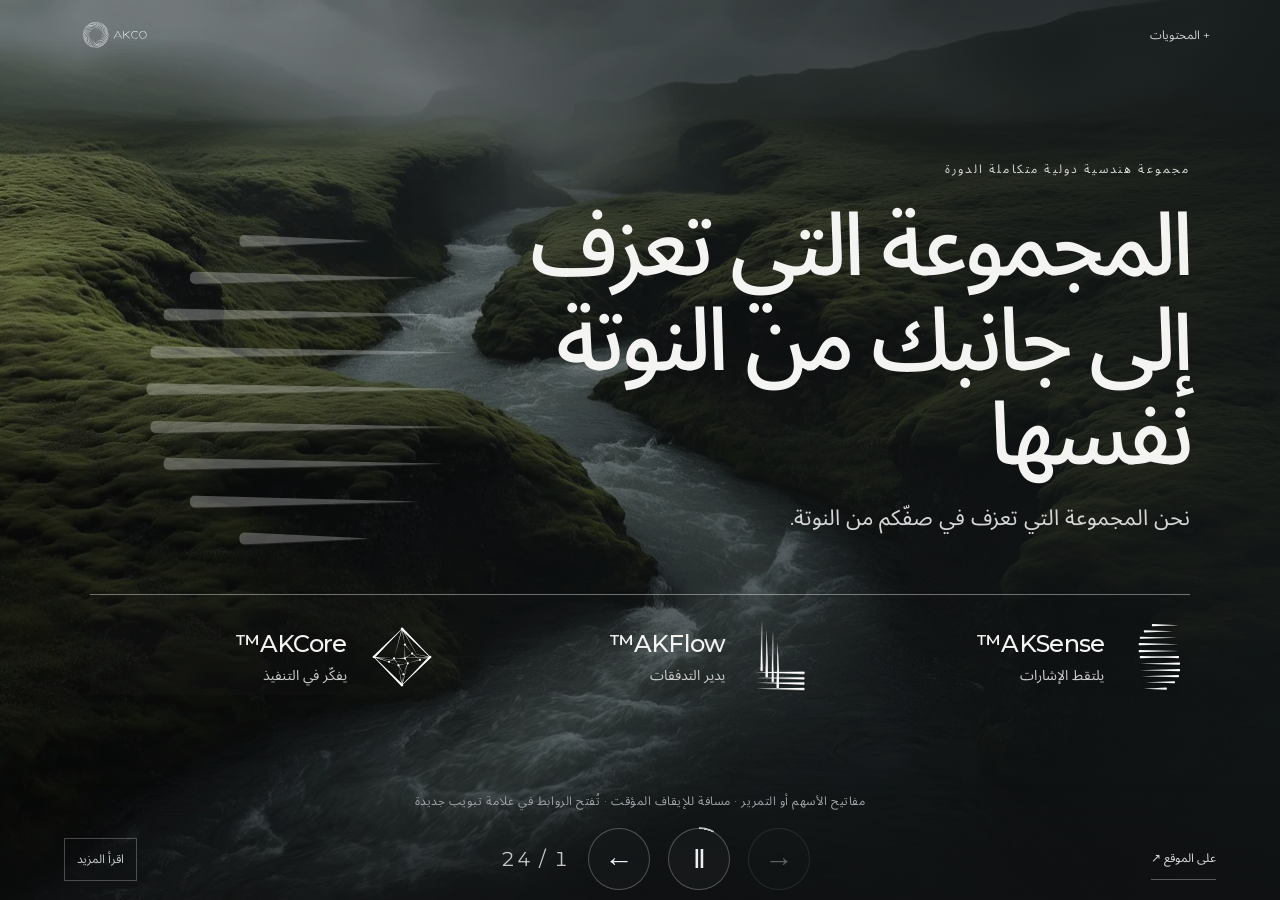
<file: ar/tour/index.html>
<!doctype html><html lang="ar" dir="rtl"><meta charset="utf-8"><meta name="viewport" content="width=device-width,initial-scale=1"><link rel="preconnect" href="https://fonts.googleapis.com"><link rel="preconnect" href="https://fonts.gstatic.com" crossorigin><link href="https://fonts.googleapis.com/css2?family=Noto+Sans+Arabic:wght@300;400;500;600;700&display=swap" rel="stylesheet"><style id="l10n-ar">*{font-family:Montserrat,'Noto Sans Arabic',Arial,sans-serif!important}body{direction:rtl}.player-hint,.presentation-player{direction:rtl}header{direction:ltr}.cover-hero-mark{right:auto!important;left:1vw!important}#back{transform:scaleX(-1)!important}.co-photo>img{transform:scaleX(-1)!important}.tile-picture{transform:scaleX(-1)!important}</style><link rel="icon" type="image/svg+xml" href="[data-uri]"><link rel="preload" as="image" href="../../tour/img/2642dcb789d7.webp"><title>AKCO — Concerto for Industry</title><style>
@font-face{font-family:Montserrat;src:url([data-uri])}*{box-sizing:border-box}body{margin:0;background:#232426;color:#f4f4f2;font-family:Montserrat,Arial,sans-serif}button,a{font:inherit}button{cursor:pointer;color:inherit;background:none;border:0}button:focus-visible,a:focus-visible{outline:2px solid white;outline-offset:5px}header{height:88px;padding:28px 5vw;display:flex;align-items:center;justify-content:space-between;position:relative;z-index:2}header img{width:104px;height:32px;object-fit:contain}header button{font-size:12px;color:#ccc}#screen{min-height:calc(100svh - 156px);padding:36px 7vw 54px;display:flex;flex-direction:column;justify-content:center;position:relative;z-index:1}.back{position:fixed;inset:0;background-size:cover;background-position:center;opacity:.85}.back:after{content:'';position:absolute;inset:0;background:linear-gradient(90deg,rgba(15,20,21,.88),rgba(15,20,21,.45) 58%,rgba(15,20,21,.12))}.eyebrow{font-size:11px;letter-spacing:.22em;text-transform:uppercase;color:#aaa;margin-bottom:25px}h1{font-size:clamp(35px,4.5vw,72px);line-height:1.07;letter-spacing:-.045em;max-width:1050px;margin:0 0 28px;font-weight:500}p{font-size:clamp(17px,1.7vw,25px);line-height:1.55;max-width:890px;margin:0;color:#d5d6d5}.cover h1{font-size:clamp(55px,7.7vw,118px);max-width:900px}.cover p,.photo p,.contact p{max-width:640px}.photo h1{max-width:700px}.statement h1{font-size:17px;letter-spacing:0;color:#aaa}.statement p{font-size:clamp(32px,4.4vw,66px);line-height:1.2;max-width:1150px;color:#f4f4f2}.statement:after{content:'';width:90px;border-top:3px solid white;margin-top:40px}.subline{margin-top:36px;font-size:18px}.rows{margin-top:35px;display:grid;gap:0 40px;grid-template-columns:repeat(3,1fr)}.rows>div,.rows>button{border-top:1px solid #ffffff35;padding:20px 0;text-align:left;font-size:20px;line-height:1.35}.rows small{display:block;font-size:14px;color:#bfc1c1;line-height:1.6;margin-top:12px}.family .rows{grid-template-columns:repeat(5,1fr)}.family .rows>div{font-size:22px}.outcome{font-size:40px;margin-top:38px;letter-spacing:-.03em}.numbers .rows>div{font-size:64px;letter-spacing:-.05em}.numbers small{font-size:17px;letter-spacing:0}.numbers h1{font-size:32px}.method .rows{grid-template-columns:repeat(2,1fr);gap:8px 65px}.method .rows>div{font-size:38px}.method p{font-size:18px;max-width:1000px}.integrity h1{font-size:45px}.integrity p{font-size:18px}.integrity .rows>div{font-size:22px}.case h1{max-width:1000px}.case p{font-size:20px;max-width:1000px}.timeline{display:flex;justify-content:space-between;border-bottom:1px solid #888;padding:30px 0 22px;margin:12px 0 30px;font-size:clamp(35px,5vw,74px)}.caption{font-size:13px;color:#a9a9a9;margin-top:24px}.appendix h1{font-size:clamp(30px,3.5vw,50px);max-width:850px}.appendix p{font-size:23px;max-width:850px}.appendix .body{margin-top:25px;font-size:17px;max-width:900px;line-height:1.7}.appendix .back:after{background:#111a}.reference p{font-size:19px;line-height:1.7;max-width:1100px}.reference h1{font-size:48px}.links{display:flex;flex-wrap:wrap;gap:25px;margin-top:36px}.links a{color:white;text-decoration:none;border-bottom:1px solid #888;padding-bottom:7px;font-size:20px}footer{height:68px;padding:0 5vw;display:flex;align-items:center;gap:22px;position:relative;z-index:2;font-size:12px;color:#bbbbbb}footer .track{height:1px;background:#ffffff30;flex:1}footer .fill{height:1px;background:#fff}footer button{font-size:20px}#detail{font-size:12px}dialog{background:#2b2c2e;color:white;border:1px solid #626466;width:min(1000px,90vw);max-height:85svh;padding:35px}dialog::backdrop{background:#000b}dialog p{white-space:pre-line;font-size:16px;line-height:1.8}dialog h2{font-size:26px}dialog .close{float:right;font-size:22px}#menu button:not(.close){display:block;text-align:left;padding:12px;width:100%;border-bottom:1px solid #ffffff20;font-size:16px}.source{color:#aaa;font-size:12px;margin-bottom:20px}@media(max-width:700px){header{height:70px}#screen{padding:25px 7vw 40px;min-height:calc(100svh - 138px)}.rows,.family .rows{grid-template-columns:1fr 1fr}.rows>div,.rows>button{font-size:16px;padding:14px 0}.numbers .rows{grid-template-columns:1fr}.numbers .rows>div{font-size:48px}.method .rows>div{font-size:25px}.integrity h1{font-size:33px}.rows small{font-size:13px}.reference p,.appendix .body{font-size:16px}.timeline{font-size:30px}.family .rows>div{font-size:18px}footer{gap:12px}.caption{font-size:11px}}@media(prefers-reduced-motion:no-preference){#screen{animation:enter .4s ease}@keyframes enter{from{opacity:0;transform:translateY(8px)}to{opacity:1;transform:none}}}

/* Visual presentation: illustrations, native diagrams and concise evidence. */
.symbol{width:42px;height:42px;stroke:currentColor;fill:none;stroke-width:1.4;stroke-linecap:round;stroke-linejoin:round;color:#dadada;flex:none}.visual-layout{display:grid;grid-template-columns:1.06fr 1fr;gap:5vw;align-items:center}.visual-layout figure{margin:0;position:relative;height:53vh;min-height:320px;overflow:hidden}.visual-layout figure img{width:100%;height:100%;object-fit:cover}.visual-layout figcaption{position:absolute;bottom:0;left:0;right:0;padding:14px 18px;background:linear-gradient(transparent,#000a);color:#ccc;font-size:10px}.visual-layout h1{font-size:clamp(30px,3.4vw,53px)}.pain{font-size:18px;line-height:1.5;margin-bottom:24px}.solution{display:flex;align-items:center;gap:15px;border-top:1px solid #ffffff35;padding-top:18px;font-size:24px}.components{display:grid;gap:13px;margin:20px 0}.component{display:flex;align-items:center;gap:13px;font-size:15px;line-height:1.4;color:#cbcbcb}.component .symbol{width:25px;height:25px}.result{border-left:2px solid #d5d5d5;padding:4px 0 4px 20px;margin-top:25px;font-size:21px;line-height:1.35}.result small{display:block;font-size:10px;letter-spacing:.15em;text-transform:uppercase;color:#acacac;margin-bottom:9px}.large-symbol{display:flex;align-items:center;justify-content:center;height:53vh;background:radial-gradient(ellipse,#434343,transparent 65%)}.large-symbol .symbol{width:170px;height:170px;stroke-width:.75}.evidence{display:grid;grid-template-columns:1fr 1fr 1fr;gap:45px;margin-top:40px}.evidence>div{border-top:1px solid #666;padding-top:22px}.evidence p{font-size:18px;line-height:1.5}.evidence small{display:block;font-size:11px;letter-spacing:.15em;text-transform:uppercase;color:#afafaf;margin:15px 0}.big-number{font-size:85px;line-height:1;letter-spacing:-.06em;display:block;margin-bottom:12px}.network{display:grid;grid-template-columns:repeat(4,1fr);gap:30px;margin:38px 0}.network>div{border-top:1px solid #777;padding-top:22px}.network h3{font-size:24px;font-weight:500}.network p{font-size:16px}.network .symbol{width:48px;height:48px}.integrity .rows small{display:none}.integrity .rows>div{display:flex;align-items:center;gap:18px;min-height:100px}.family .rows>div{display:flex;flex-direction:column;gap:22px}.family .outcome{text-align:center;border-top:1px solid #777;padding-top:24px;font-size:36px}.family .outcome:before{content:'↓';display:block;font-size:25px;margin-bottom:16px}.method .rows>div{display:grid;grid-template-columns:48px 1fr;column-gap:18px}.method .rows small{grid-column:2}.method .rows .symbol{grid-row:1 / 3}.proven .rows>div{display:flex;align-items:center;gap:18px;font-size:18px}.domains .rows>button{display:flex;align-items:center;gap:16px;font-size:18px}.domains .rows .symbol{width:32px;height:32px}.reference h1{max-width:1000px}.cooperation{display:flex;gap:30px;align-items:center;margin:35px 0}.cooperation strong{font-size:110px;font-weight:400;letter-spacing:-.07em}.cooperation p{font-size:23px;max-width:550px}.plain-list{display:flex;gap:30px;flex-wrap:wrap;border-top:1px solid #777;padding-top:24px}.plain-list span{font-size:18px}.start p{max-width:850px}.start .steps{display:flex;gap:25px;margin-top:35px}.steps>div{flex:1;border-top:1px solid #aaa;padding:20px 0;font-size:19px}.steps .symbol{display:block;margin-bottom:15px}
@media(max-width:800px){.visual-layout{grid-template-columns:1fr}.visual-layout figure{height:30vh;min-height:180px;grid-row:1}.large-symbol{height:140px}.large-symbol .symbol{width:90px;height:90px}.evidence{grid-template-columns:1fr;gap:22px}.network{grid-template-columns:1fr 1fr}.cooperation{display:block}.cooperation strong{font-size:75px}.start .steps{flex-direction:column}.domains .rows>button{font-size:14px}.method .rows>div{font-size:22px;grid-template-columns:30px 1fr}.method .symbol{width:28px;height:28px}.integrity .rows>div{font-size:16px;gap:10px}.integrity .symbol{width:27px;height:27px}}

.cover{justify-content:center!important;min-height:calc(100svh - 156px)}.cover .cover-position{font-size:12px;letter-spacing:.18em;text-transform:uppercase;color:#d6d6d6;margin-bottom:24px;max-width:750px}.cover h1{font-size:clamp(56px,7vw,108px);max-width:950px;margin-bottom:20px}.cover>p{font-size:clamp(18px,1.7vw,25px);max-width:700px}.cover-ensemble{display:grid;grid-template-columns:repeat(3,1fr);gap:36px;margin-top:clamp(38px,7vh,85px);max-width:1050px;border-top:1px solid #ffffff65;padding-top:24px}.cover-ensemble>div{display:flex;align-items:center;gap:17px}.cover-ensemble strong{display:block;font-size:24px;font-weight:500;letter-spacing:-.03em}.cover-ensemble small{display:block;font-size:14px;line-height:1.5;color:#cccccc;margin-top:7px}.cover-ensemble .symbol{width:38px;height:38px}.cover .eyebrow{display:none}@media(max-width:700px){.cover-ensemble{gap:15px;grid-template-columns:1fr;margin-top:35px;padding-top:20px}.cover-ensemble strong{font-size:20px}.cover-ensemble small{font-size:13px}.cover .cover-position{font-size:10px;line-height:1.7}.cover h1{font-size:55px}}

.cover-ensemble .brand-mark{width:62px;height:76px;object-fit:contain;flex:none}.cover-ensemble>div{gap:24px}.statement:after{display:none}.statement .fragment-heading h1{font-size:clamp(33px,4vw,60px);color:#f4f4f2;letter-spacing:-.04em;margin-bottom:17px}.statement .fragment-heading p{font-size:clamp(18px,2vw,28px);line-height:1.4;color:#cbcbcb;max-width:1000px}.fragment-diagram{max-width:1040px;width:100%;margin:36px auto 0}.supplier-row{display:grid;grid-template-columns:repeat(4,1fr)}.supplier{display:flex;align-items:center;flex-direction:column;gap:15px;padding:18px 8px;border-top:1px solid #b0b0b080;margin:0 20px;font-size:20px;animation:fragment-arrive .65s ease both;animation-delay:calc(var(--order)*.18s)}.supplier .symbol{width:45px;height:45px}.broken-links{width:100%;height:clamp(75px,13vh,140px);display:block;overflow:visible;fill:none;stroke:#dddddd;stroke-width:1.3;stroke-dasharray:6 8;opacity:.7;animation:connection-reveal 2s ease both}.client-node{display:flex;justify-content:center;align-items:center;gap:18px;font-size:24px;animation:fragment-arrive .75s .9s ease both}.client-node .symbol{width:45px;height:45px}.fragment-conclusion{text-align:center;font-size:clamp(19px,2vw,29px);margin-top:35px;line-height:1.4;color:#efefef;animation:fragment-arrive .7s 1.3s ease both}@keyframes fragment-arrive{from{opacity:0;transform:translateY(12px)}to{opacity:1;transform:none}}@keyframes connection-reveal{from{opacity:0;stroke-dashoffset:45}to{opacity:.7;stroke-dashoffset:0}}@media(prefers-reduced-motion:reduce){.supplier,.broken-links,.client-node,.fragment-conclusion{animation:none}}@media(max-width:700px){.cover-ensemble .brand-mark{width:43px;height:51px}.supplier{font-size:12px;margin:0 5px}.supplier .symbol{width:30px;height:30px}.fragment-diagram{margin-top:28px}.fragment-conclusion{margin-top:28px}.client-node{font-size:20px}}

.co-layout{display:grid;grid-template-columns:1.18fr 1fr;gap:5vw;align-items:center;width:100%}.co-copy h1{font-size:clamp(36px,4.5vw,66px);margin-bottom:18px}.co-copy .co-lead{font-size:clamp(17px,1.5vw,22px);line-height:1.5;max-width:670px}.co-photo{position:relative;margin:0;align-self:stretch;min-height:520px;overflow:hidden}.co-photo>img{height:100%;width:100%;position:absolute;inset:0;object-fit:cover;object-position:78% center}.co-photo:after{content:'';position:absolute;inset:0;background:linear-gradient(0deg,#171d1e99,transparent 35%)}.co-photo figcaption{position:absolute;bottom:18px;left:20px;font-size:10px;letter-spacing:.08em;color:#c7c7c7;z-index:1}.co-diagram{margin-top:30px;max-width:670px}.co-partners{display:grid;grid-template-columns:1fr 1fr;gap:40px}.co-partner{display:flex;align-items:center;justify-content:center;gap:14px;border-top:1px solid #969696;padding-top:18px;font-size:21px}.co-akco img{width:112px;max-height:42px;object-fit:contain}.co-join{height:48px;width:100%;display:block;stroke:#b6b6b6;stroke-width:1.5;fill:none;stroke-dasharray:650;stroke-dashoffset:0}.co-team{text-align:center;font-size:clamp(23px,2.3vw,34px);letter-spacing:-.025em;margin-top:3px}.co-shared{display:grid;grid-template-columns:1fr 1fr;gap:25px;margin:24px 0 27px}.co-shared>div{display:flex;gap:11px;align-items:center;justify-content:center;font-size:14px;color:#cbcbcb;line-height:1.4}.co-shared .symbol{width:28px;height:28px}.co-accountability{border-top:1px solid #969696;display:flex;align-items:center;justify-content:center;gap:18px;padding-top:21px;font-size:clamp(20px,2vw,28px);line-height:1.3}.co-accountability .symbol{width:39px;height:39px}.photo:has(.co-layout){padding-top:24px;padding-bottom:30px}@media(prefers-reduced-motion:no-preference){.co-partners{animation:co-reveal .6s both}.co-join{animation:co-connect 1s .3s both}.co-team{animation:co-reveal .6s .65s both}.co-shared{animation:co-reveal .6s .95s both}.co-accountability{animation:co-reveal .65s 1.3s both}.co-photo{animation:co-reveal .8s both}@keyframes co-reveal{from{opacity:0;transform:translateY(9px)}to{opacity:1;transform:none}}@keyframes co-connect{from{stroke-dashoffset:650;opacity:0}to{stroke-dashoffset:0;opacity:1}}}@media(max-width:850px){.co-layout{grid-template-columns:1fr;gap:28px}.co-photo{min-height:260px;max-height:300px;height:32vh}.co-photo>img{object-position:center 46%}.co-diagram{max-width:none}.co-copy .co-lead{max-width:none}.co-partner{font-size:18px}.co-shared{gap:15px}.co-accountability br{display:none}}

.family-intro h1{font-size:clamp(42px,5vw,76px);margin-bottom:18px}.family-intro p{max-width:1000px;font-size:clamp(18px,1.8vw,26px);line-height:1.5}.family-system{width:100%;max-width:1120px;margin:40px auto 0}.family-inputs{display:grid;grid-template-columns:repeat(5,1fr);gap:0}.family-input{display:flex;flex-direction:column;align-items:center;gap:19px;padding:15px 8px;font-size:22px}.family-input .symbol{width:49px;height:49px}.family-connections{display:block;width:100%;height:80px;stroke:#b7b7b7;stroke-width:1.4;fill:none;stroke-dasharray:1200;stroke-dashoffset:0}.family-outcome{display:flex;flex-direction:column;align-items:center;text-align:center;gap:13px}.family-outcome>span{font-size:clamp(30px,3.4vw,51px);letter-spacing:-.035em}.family-outcome small{font-size:15px;color:#cdcdcd}.family-adapt{margin:28px auto 0;padding-top:23px;border-top:1px solid #ffffff35;max-width:860px;text-align:center;font-size:16px;line-height:1.6;color:#c2c2c2}@media(prefers-reduced-motion:no-preference){.family-input{animation:co-reveal .6s ease both;animation-delay:calc(var(--i)*.13s)}.family-connections{animation:family-connect 1.1s .45s ease both}.family-outcome{animation:co-reveal .7s 1s ease both}.family-adapt{animation:co-reveal .6s 1.4s ease both}@keyframes family-connect{from{stroke-dashoffset:1200;opacity:0}to{stroke-dashoffset:0;opacity:1}}}@media(max-width:700px){.family-system{margin-top:25px}.family-input{font-size:11px;gap:14px;padding:10px 2px}.family-input .symbol{width:29px;height:29px}.family-connections{height:60px}.family-adapt{font-size:14px}.family-outcome small{font-size:13px}}

.section-lead{font-size:clamp(17px,1.7vw,24px);max-width:1000px;line-height:1.5}.domain-atlas{display:grid;grid-template-columns:repeat(3,1fr);gap:13px;margin-top:28px}.domain-tile{position:relative;text-align:left;min-height:133px;padding:17px 20px;overflow:hidden;display:flex;flex-direction:column;justify-content:space-between;border:1px solid #ffffff25}.tile-picture{position:absolute;inset:0;background-position:center;background-size:cover;opacity:.28;transition:opacity .25s,transform .4s}.domain-tile:hover .tile-picture{opacity:.5;transform:scale(1.04)}.tile-number{position:relative;font-size:12px;letter-spacing:.13em;color:#c3c3c3}.tile-label{position:relative;display:flex;align-items:center;gap:13px;font-size:16px;line-height:1.35}.tile-label .symbol{width:29px;height:29px}.tile-label b{font-weight:400;margin-left:auto}.proven-layout{display:grid;grid-template-columns:1.15fr 1fr;gap:7vw;align-items:center}.proof-line{display:flex;align-items:center;gap:18px;border-top:1px solid #ffffff55;padding-top:25px;margin-top:40px;color:#d1d1d1;line-height:1.5}.agent-functions>div{display:flex;align-items:center;gap:22px;border-bottom:1px solid #ffffff35;padding:22px 0;font-size:21px}.metric-columns{display:grid;grid-template-columns:repeat(3,1fr);gap:45px;margin-top:40px}.metric-columns>div{border-top:1px solid #ffffff65;padding-top:25px}.metric-columns strong{display:block;font-weight:400;font-size:clamp(44px,6vw,88px);letter-spacing:-.055em;margin:25px 0}.metric-columns p{font-size:18px;line-height:1.65}.numbers h1{font-size:48px}.case-dates{display:flex;align-items:center;gap:40px;margin:35px 0 45px}.case-dates strong{font-size:clamp(38px,5.5vw,80px);font-weight:400;letter-spacing:-.055em;white-space:nowrap}.case-dates span{display:block;font-size:16px;color:#cbcbcb;margin-top:12px}.date-line{flex:1;border-top:1px solid #bbbbbb;position:relative}.date-line:before,.date-line:after{content:'';position:absolute;width:7px;height:7px;border-radius:50%;background:#dedede;top:-4px}.date-line:after{right:0}.case-facts{display:grid;grid-template-columns:repeat(3,1fr);gap:30px}.case-facts>div{border-top:1px solid #ffffff45;padding-top:20px}.case-facts p{font-size:17px;margin-top:14px}.integrity-map{display:grid;grid-template-columns:repeat(3,1fr);gap:0;margin-top:32px;border-top:1px solid #ffffff45}.integrity-map>div{display:flex;align-items:center;gap:20px;font-size:21px;padding:29px 18px;border-bottom:1px solid #ffffff45}.integrity-base{text-align:center;font-size:30px;letter-spacing:-.03em;margin-top:28px}.practice-grid{display:grid;grid-template-columns:repeat(2,1fr);gap:0 50px;margin-top:30px}.practice-grid>div{display:grid;grid-template-columns:50px 1fr;gap:8px 20px;border-top:1px solid #ffffff45;padding:23px 0}.practice-grid h2{font-size:34px;font-weight:500;margin:0}.practice-grid p{grid-column:2;font-size:17px}.practice-grid .symbol{grid-row:1 / 3}.practice-caption{text-align:center;font-size:17px;margin-top:15px;color:#c7c7c7}.survey-steps{display:grid;grid-template-columns:repeat(3,1fr);gap:40px;margin-top:35px}.survey-steps>div{border-top:1px solid #ffffff65;padding-top:20px}.survey-steps small{font-size:14px;color:#c2c2c2;display:block;margin-bottom:23px}.survey-steps h2{font-weight:500;font-size:25px;line-height:1.3;max-width:300px}.survey-note{margin-top:25px;font-size:18px}.contact-composition h1{max-width:850px}.contact-composition p{max-width:740px;font-size:20px}.primary-contact{font-size:clamp(28px,3.7vw,55px);color:#fff;text-decoration:none;display:inline-block;border-bottom:1px solid #ffffff65;padding-bottom:12px;margin-top:35px;letter-spacing:-.03em}.contact-options{display:flex;gap:30px;flex-wrap:wrap;margin-top:25px}.contact-options a{font-size:17px;text-decoration:none;color:#d0d0d0}.contact-location{font-size:14px;margin-top:35px;color:#c1c1c1}.illustrated-symbol{background-size:cover;background-position:center;position:relative}.illustrated-symbol .symbol{width:120px;height:120px;filter:drop-shadow(0 2px 15px #000)}.reference .network{position:relative;border-bottom:1px solid #ffffff40;padding-bottom:30px}.reference .network:after{content:'';position:absolute;bottom:-5px;left:50%;height:9px;width:9px;border-radius:50%;background:#e3e3e3}.reference .cooperation{border-bottom:1px solid #ffffff40;padding-bottom:30px}.appendix .visual-layout figure{height:55vh}.appendix .visual-layout .body{display:none}#fill{transition:width .4s}a:hover{text-decoration:underline}#detail{border:1px solid #ffffff40;padding:8px 12px}footer{background:linear-gradient(transparent,#1a1a1a55)}
@media(prefers-reduced-motion:no-preference){.domain-tile,.agent-functions>div,.metric-columns>div,.integrity-map>div,.practice-grid>div,.survey-steps>div{animation:co-reveal .6s ease both;animation-delay:calc(var(--step)*.09s)}.case-dates,.contact-composition,.visual-layout figure,.evidence,.network,.cooperation{animation:co-reveal .8s ease both}.case-facts,.contact-options,.visual-layout .solution,.plain-list{animation:co-reveal .7s .2s ease both}.visual-layout .components{animation:co-reveal .7s .35s ease both}.visual-layout .result{animation:co-reveal .7s .55s ease both}.integrity-base,.practice-caption{animation:co-reveal .7s .65s ease both}}
@media(max-width:850px){.proven-layout{grid-template-columns:1fr;gap:25px}.domain-atlas{grid-template-columns:repeat(2,1fr)}.metric-columns{gap:22px}.metric-columns p{font-size:15px}.metric-columns strong{font-size:42px}.integrity-map{grid-template-columns:repeat(2,1fr)}.integrity-map>div{font-size:17px;padding:22px 10px}.practice-grid{gap:0 20px}.practice-grid h2{font-size:25px}.survey-steps{gap:20px}.survey-steps h2{font-size:19px}.case-dates{gap:20px}.case-dates strong{font-size:36px}.case-facts p{font-size:15px}.appendix .visual-layout figure{height:32vh}}@media(max-width:520px){.metric-columns,.survey-steps,.case-facts{grid-template-columns:1fr}.domain-tile{padding:14px 12px;min-height:145px}.tile-label{font-size:13px;gap:9px}.tile-label .symbol{width:22px;height:22px}.practice-grid{grid-template-columns:1fr}.case-dates{gap:12px}.case-dates strong{font-size:27px}.case-dates span{font-size:12px}.integrity-map>div{font-size:14px;gap:10px}.integrity-map .symbol{width:27px;height:27px}.metric-columns strong{margin:12px 0}.metric-columns>div{display:grid;grid-template-columns:50px 1fr;gap:0 12px}.metric-columns p{grid-column:2}.metric-columns .symbol{grid-row:1 / 3}.contact-options{gap:20px}.section-lead{font-size:17px}}

/* Opaque atlas cards and full-bleed appendix photography. */
.domain-atlas .domain-tile{background-color:#2b2b2b;isolation:isolate}
.appendix-backdrop{background-position:center center;background-size:cover}
.appendix-backdrop:after{background:linear-gradient(90deg,rgba(17,17,17,.96) 0%,rgba(17,17,17,.92) 30%,rgba(17,17,17,.76) 51%,rgba(17,17,17,.28) 76%,rgba(17,17,17,.1) 100%)}
.appendix .visual-layout{display:block;width:min(60%,800px)}
.appendix .visual-layout figure,.appendix .visual-layout .large-symbol{display:none}
.appendix .visual-layout h1{font-size:clamp(32px,3.4vw,52px);max-width:760px}
.appendix .visual-layout .pain{max-width:650px;font-size:clamp(17px,1.5vw,22px)}
.appendix .solution{font-size:25px;line-height:1.35}
.appendix .components{max-width:640px;margin:22px 0}
.appendix .component{font-size:17px;line-height:1.5}
.appendix .result{max-width:640px;font-size:23px}
.appendix-image-credit{position:fixed;right:5vw;bottom:85px;font-size:10px;color:#cecece;letter-spacing:.06em}
@media(max-width:850px){.appendix .visual-layout{width:min(86%,700px)}.appendix-backdrop:after{background:linear-gradient(90deg,rgba(17,17,17,.95),rgba(17,17,17,.8) 60%,rgba(17,17,17,.35))}.appendix .component{font-size:16px}.appendix-image-credit{position:static;margin-top:28px}}
@media(max-width:520px){.appendix .visual-layout{width:100%}.appendix-backdrop:after{background:rgba(17,17,17,.82)}.appendix .solution{font-size:21px}.appendix .result{font-size:21px}}

#site-section{color:#dbdbdb;text-decoration:none;font-size:12px;white-space:nowrap;padding:8px 0;border-bottom:1px solid #ffffff50}#site-section:hover{color:white;border-bottom-color:white}.appendix-flow{margin-top:25px;padding-top:16px;border-top:1px solid #ffffff40;max-width:720px}.flow-title{font-size:10px;letter-spacing:.13em;color:#cbcbcb;margin-bottom:17px}.flow-nodes{display:grid;grid-template-columns:repeat(3,1fr);position:relative}.flow-node{display:flex;flex-direction:column;align-items:center;gap:10px;text-align:center;padding:0 10px;font-size:12px;color:#e0e0e0;line-height:1.4}.flow-node .symbol{height:31px;width:31px}.flow-connectors{display:block;width:100%;height:32px;margin-top:12px;fill:none;stroke-width:1.1;stroke:#b2b2b2}.flow-route{opacity:.45}.flow-signal{stroke:#f5f5f5;stroke-width:1.8;stroke-dasharray:26 480}.flow-return{opacity:.45}.appendix .components{margin:17px 0;gap:9px}.appendix .result{margin-top:18px}.appendix .co-copy{padding-bottom:0}.reference .appendix-flow{max-width:850px;margin:25px auto 0}.reference .evidence{margin-top:25px}.reference .network{margin-top:25px;margin-bottom:20px}.reference .cooperation{margin:22px 0;padding-bottom:22px}.reference .big-number{font-size:70px}.reference .cooperation strong{font-size:90px}@media(prefers-reduced-motion:no-preference){.flow-node{animation:co-reveal .55s both;animation-delay:calc(.3s + var(--step)*.15s)}.flow-connectors{animation:co-reveal .6s .65s both}.flow-signal{animation:signal-travel 2s .8s 2 linear both}@keyframes signal-travel{from{stroke-dashoffset:480}to{stroke-dashoffset:0}}}@media(prefers-reduced-motion:reduce){.flow-signal{stroke-dasharray:none;opacity:.6}}@media(max-width:700px){footer{gap:10px;padding-left:5vw;padding-right:5vw}#site-section,#detail{font-size:10px}#detail{padding:7px}.flow-node{font-size:11px;padding:0 5px}.appendix-flow{margin-top:22px}.flow-node .symbol{width:26px;height:26px}.reference .appendix-flow{margin-top:25px}.reference .cooperation strong{font-size:70px}}

.cover-brand-logo{display:block;width:clamp(175px,19vw,280px);height:auto;max-height:90px;object-fit:contain;object-position:left;margin:0 0 26px}.cover .cover-position{margin-bottom:18px}.cover .cover-ensemble{margin-top:clamp(28px,4.5vh,52px)}body:has(#screen.cover) header>img{visibility:hidden}@media(max-height:800px) and (min-width:701px){.cover-brand-logo{width:190px;max-height:62px;margin-bottom:19px}.cover h1{font-size:clamp(55px,6.5vw,94px)}.cover{padding-top:18px!important;padding-bottom:25px!important}}@media(max-width:700px){.cover-brand-logo{width:175px;margin-bottom:22px}}

.cover{position:relative;isolation:isolate}.cover-hero-mark{position:absolute;right:1vw;top:45%;transform:translateY(-50%);width:min(42vw,580px);height:auto;opacity:.65;z-index:-1;pointer-events:none}.cover h1{max-width:65%;font-size:clamp(58px,6.9vw,102px)}.cover>p{max-width:59%}.cover .cover-position{max-width:62%;line-height:1.7}.cover .cover-ensemble{position:relative;z-index:1;max-width:none;width:100%;margin-top:60px;background:linear-gradient(90deg,#1e1e1e33,transparent)}body:has(#screen.cover) header>img{visibility:visible}@media(max-height:800px) and (min-width:701px){.cover-hero-mark{width:min(39vw,490px);top:43%}.cover .cover-ensemble{margin-top:35px}}@media(max-width:700px){.cover-hero-mark{width:65vw;right:-7vw;top:36%;opacity:.26}.cover h1{max-width:100%;font-size:clamp(48px,10vw,68px)}.cover>p,.cover .cover-position{max-width:90%}.cover .cover-ensemble{margin-top:32px}}

/* Smaller translucent cover mark. */
.cover-hero-mark{width:min(31vw,420px);right:4vw;top:43%;opacity:.27;filter:drop-shadow(1px 1px 0 rgba(255,255,255,.3)) drop-shadow(-1px -1px 1px rgba(213,213,213,.2));mix-blend-mode:screen}
@media(max-height:800px) and (min-width:701px){.cover-hero-mark{width:min(29vw,380px);top:42%}}
@media(max-width:700px){.cover-hero-mark{width:48vw;right:0;top:35%;opacity:.2}}

.statement .fragment-diagram{margin-top:24px;max-width:980px}.statement .supplier{padding-top:12px;padding-bottom:12px;gap:10px}.statement .supplier .symbol{width:36px;height:36px}.statement .broken-links{height:clamp(65px,10vh,100px)}.statement .client-node{gap:12px;font-size:24px}.statement .client-node .symbol{width:36px;height:36px}.responsibility-break{stroke:#d4ad8d;stroke-dasharray:none;stroke-width:1.7}.fragment-costs{display:grid;grid-template-columns:repeat(3,1fr);gap:24px;max-width:980px;width:100%;margin:25px auto 0}.fragment-costs>div{border-top:1px solid #d4ad8d80;padding:17px 4px 0;display:flex;align-items:center;justify-content:center;gap:14px;font-size:clamp(16px,1.8vw,24px);line-height:1.3}.fragment-costs .symbol{color:#d4ad8d;width:29px;height:29px}.statement .fragment-conclusion{font-size:clamp(15px,1.6vw,22px);margin:24px auto 0;max-width:1000px;color:#cccccc}.statement .fragment-heading h1{margin-bottom:13px}.statement .fragment-heading p{font-size:clamp(17px,1.8vw,25px)}
@media(prefers-reduced-motion:no-preference){.responsibility-break{animation:gap-appear .45s .8s both}.fragment-costs>div{animation:co-reveal .6s ease both;animation-delay:calc(1.25s + var(--cost)*.18s)}.statement .fragment-conclusion{animation:co-reveal .65s 1.95s both}@keyframes gap-appear{from{opacity:0}to{opacity:1}}}
@media(max-width:600px){.fragment-costs{gap:10px;margin-top:22px}.fragment-costs>div{flex-direction:column;text-align:center;font-size:14px;gap:10px}.statement .supplier{font-size:12px}.statement .fragment-conclusion{font-size:15px;line-height:1.5}.statement .fragment-diagram{margin-top:24px}}

.fragment-glass{width:100%;max-width:1080px;margin:27px auto 0;padding:22px 34px 26px;border:1px solid rgba(243,243,243,.23);border-radius:20px;background:linear-gradient(125deg,rgba(235,235,235,.12),rgba(221,221,221,.045) 55%,rgba(255,255,255,.075));backdrop-filter:blur(16px) saturate(0);-webkit-backdrop-filter:blur(16px) saturate(0);box-shadow:inset 0 1px 0 rgba(255,255,255,.15),0 16px 45px rgba(0,0,0,.18)}.statement .fragment-glass .fragment-diagram{margin-top:0}.statement .fragment-glass .fragment-costs{margin-top:23px}.statement .fragment-glass .supplier{border-top-color:rgba(235,235,235,.3)}@supports not (backdrop-filter:blur(1px) saturate(0)){.fragment-glass{background:rgba(45,45,45,.9)}}@media(max-width:600px){.fragment-glass{padding:18px 12px 21px;border-radius:16px;margin-top:23px}.fragment-glass .supplier{margin:0 3px}}

.fragment-glass{background:linear-gradient(125deg,rgba(235,235,235,.035),rgba(221,221,221,.008) 55%,rgba(255,255,255,.018));border-color:rgba(243,243,243,.12);backdrop-filter:blur(4px) saturate(0);-webkit-backdrop-filter:blur(4px) saturate(0);box-shadow:inset 0 1px 0 rgba(255,255,255,.06),0 8px 25px rgba(0,0,0,.05)}
@supports not (backdrop-filter:blur(1px) saturate(0)){.fragment-glass{background:rgba(45,45,45,.12)}}

.family-system{padding:25px 30px 22px;border:1px solid rgba(243,243,243,.12);border-radius:20px;background:linear-gradient(125deg,rgba(235,235,235,.035),rgba(221,221,221,.008) 55%,rgba(255,255,255,.018));backdrop-filter:blur(4px) saturate(0);-webkit-backdrop-filter:blur(4px) saturate(0);box-shadow:inset 0 1px 0 #ffffff0f}.domain-motion{width:100%;height:75px;display:block;margin-top:7px;fill:none;stroke:#cbcbcb;stroke-width:1.6;stroke-linecap:round;stroke-linejoin:round;overflow:visible}.domain-motion circle{fill:#dadada;stroke-width:1}.domain-motion .prototype-ring{fill:none}.domain-motion .processor{fill:#ffffff08}.domain-motion .power-bolt{fill:#dddddd;stroke:none}.team-guides,.schedule-base,.workflow-line,.cycle-track{opacity:.3}.domain-motion .doc-packet{fill:#656565}.domain-motion .flow-node{animation:none}.appendix-flow .flow-node{animation:none}
@media(prefers-reduced-motion:no-preference){
.signal-trace{stroke-dasharray:900;animation:draw-domain 2.5s ease both}
.data-lane{stroke-dasharray:20 12;animation:lane-run 2s linear 2}.lane-b{animation-direction:reverse}.model-core{animation:core-pulse 1s 3}
.power-packet{animation:power-run 2s ease-in-out 2}.power-bolt{animation:core-pulse 1s 3}
.air{stroke-dasharray:70 30;animation:air-run 2s linear 2}.air-b{animation-delay:.2s}.air-c{animation-delay:.4s}
.cycle-flow{stroke-dasharray:50 700;animation:loop-run 2s linear 2}
.doc-packet{animation:doc-run 3s ease-in-out both}.workflow-check{stroke-dasharray:60;animation:draw-domain .7s 2.3s both}.processor{animation:core-pulse .6s 1.2s 3}
.service-spoke{stroke-dasharray:700;animation:draw-domain 1.5s both}.service-core{animation:core-pulse 1s 1.2s 2}.service-dot{animation:co-reveal .6s both}.s2{animation-delay:.3s}.s3{animation-delay:.6s}
.schedule-build{stroke-dasharray:700;animation:draw-domain 2.8s both}.finish-flag{animation:co-reveal .6s 2.5s both}
.prototype-ring{transform-origin:300px 45px;animation:prototype-grow 1s both}.r2{animation-delay:.5s}.r3{animation-delay:1s}.prototype-link{stroke-dasharray:500;animation:draw-domain 1s 1.5s both}
.team-person{animation:co-reveal .65s both}.t2{animation-delay:.25s}.t3{animation-delay:.5s}.t4{animation-delay:.75s}.team-center{animation:core-pulse 1s 1s 2}
.org-root{stroke-dasharray:30;animation:draw-domain .5s both}.org-branches{stroke-dasharray:600;animation:draw-domain 1.2s .4s both}.org-unit{animation:co-reveal .5s 1s both}.u2{animation-delay:1.25s}.u3{animation-delay:1.5s}
.partner-loop{stroke-dasharray:60 360;animation:loop-run 2s linear 2}.partner-node{animation:core-pulse 1s 2}.p2{animation-delay:.35s}.p3{animation-delay:.7s}
@keyframes draw-domain{from{stroke-dashoffset:900;opacity:0}to{stroke-dashoffset:0;opacity:1}}@keyframes lane-run{to{stroke-dashoffset:-128}}@keyframes core-pulse{0%,100%{opacity:.6}50%{opacity:1;stroke-width:4}}@keyframes power-run{0%{transform:translateX(0)}100%{transform:translateX(500px)}}@keyframes air-run{to{stroke-dashoffset:-200}}@keyframes loop-run{to{stroke-dashoffset:-750}}@keyframes doc-run{0%{transform:translateX(0)}40%,60%{transform:translateX(225px)}100%{transform:translateX(440px)}}@keyframes prototype-grow{from{transform:scale(.3);opacity:0}to{transform:scale(1);opacity:1}}
}
@media(max-width:700px){.family-system{padding:20px 12px}.domain-motion{height:60px}}

/* Center appendix diagrams across the slide without altering vertical placement. */
.appendix .appendix-flow{position:relative;left:43vw;transform:translateX(-50%);width:100%;max-width:720px}

/* Presentation viewport: scale the full slide, never crop its contents. */
html,body{height:100%;overflow:hidden}header{height:70px;padding-top:20px;padding-bottom:20px}footer{height:58px}#screen{height:calc(100svh - 128px);min-height:0!important;padding-top:18px!important;padding-bottom:18px!important;overflow:visible;justify-content:center}.slide-fit{width:100%;flex-shrink:0;transform-origin:center center;position:relative;display:flex;flex-direction:column;justify-content:center}.cover .slide-fit>p{max-width:59%}.appendix-image-credit{position:static;text-align:right;margin-top:12px}.cover-hero-mark{z-index:0}.cover .slide-fit>h1,.cover .slide-fit>p,.cover-position{position:relative;z-index:1}.slide-fit .eyebrow{margin-bottom:17px}.slide-fit .appendix-flow{margin-top:18px}.slide-fit .family-system{margin-top:25px}.slide-fit .domain-atlas{margin-top:22px}@media(max-height:740px){header{height:54px;padding-top:12px;padding-bottom:12px}footer{height:48px}#screen{height:calc(100svh - 102px);padding-top:12px!important;padding-bottom:12px!important}.slide-fit h1{margin-bottom:20px}.slide-fit .appendix-flow{padding-top:12px;margin-top:15px}.slide-fit .flow-title{margin-bottom:10px}.slide-fit .domain-motion{height:58px}}@media(max-width:700px){.cover .slide-fit>p{max-width:90%}}

.domain-atlas{gap:12px}.domain-atlas .domain-tile{min-height:170px;padding:15px 19px;justify-content:flex-start;gap:11px;background:#2b2b2b}.domain-atlas .tile-picture{opacity:.19}.domain-atlas .domain-tile:hover .tile-picture{opacity:.3}.tile-number{font-size:10px}.tile-label{font-size:16px}.tile-detail{position:relative;display:flex;flex-direction:column;gap:7px;padding-left:42px;margin-top:auto;line-height:1.35}.tile-detail strong{font-size:11px;font-weight:500;letter-spacing:.02em;color:#dedede}.tile-detail>span{font-size:12px;color:#c7c7c7}.domains .section-lead{font-size:18px}.domains h1{font-size:48px}@media(max-width:700px){.domain-atlas .domain-tile{min-height:170px;padding:12px;gap:9px}.tile-label{font-size:13px}.tile-detail{padding-left:0}.tile-detail strong{font-size:10px}.tile-detail>span{font-size:11px}.domains h1{font-size:36px}}

/* Restrained atlas entrance and interaction. */
.domain-atlas .domain-tile{transition:border-color .22s ease,box-shadow .22s ease;background:#2b2b2b}.domain-atlas .domain-tile:hover,.domain-atlas .domain-tile:focus-visible{border-color:rgba(229,229,229,.6);box-shadow:inset 0 0 0 1px rgba(229,229,229,.08)}.domain-atlas .tile-label b{transition:transform .22s ease,color .22s ease;color:#b9b9b9}.domain-atlas .domain-tile:hover .tile-label b,.domain-atlas .domain-tile:focus-visible .tile-label b{transform:translate(2px,-2px);color:#fff}.domain-atlas .tile-picture{transition:opacity .3s ease;transform:none!important}
@media(prefers-reduced-motion:no-preference){.domain-atlas .domain-tile{animation:atlas-soft-in .48s cubic-bezier(.2,.65,.3,1) both;animation-delay:calc(var(--step)*.065s)}@keyframes atlas-soft-in{from{opacity:0;transform:translateY(7px)}to{opacity:1;transform:translateY(0)}}}
@media(prefers-reduced-motion:reduce){.domain-atlas .domain-tile,.domain-atlas .tile-label b,.domain-atlas .tile-picture{animation:none;transition:none}.domain-atlas .tile-label b{transform:none!important}}

.integrity-system{position:relative;display:grid;grid-template-columns:1fr 230px 1fr;grid-template-rows:repeat(3,110px);gap:12px 28px;margin-top:30px;isolation:isolate}.integrity-wires,.practice-wires{position:absolute;inset:0;width:100%;height:100%;stroke:#c6c6c6;stroke-width:1;fill:none;opacity:.5;pointer-events:none;z-index:-1}.integrity-heart{grid-column:2;grid-row:1/4;align-self:center;justify-self:center;display:flex;flex-direction:column;align-items:center;text-align:center;gap:15px;background:rgba(42,42,42,.82);border:1px solid #e0e0e066;border-radius:50%;width:210px;height:210px;justify-content:center;box-shadow:0 0 65px #d3d3d312}.integrity-heart strong{font-size:27px;font-weight:500;letter-spacing:-.03em}.integrity-heart span{font-size:14px;line-height:1.5;color:#d2d2d2}.integrity-heart .symbol{height:32px;width:32px}.integrity-dimension{display:flex;gap:18px;align-items:center;padding:19px;background:linear-gradient(110deg,#e6e6e612,#e6e6e605);border:1px solid #eaeaea22;border-radius:12px;backdrop-filter:blur(5px) saturate(0)}.integrity-dimension h2{font-size:20px;font-weight:500;line-height:1.2;margin:0 0 8px}.integrity-dimension p{font-size:13px;line-height:1.45;color:#cbcbcb}.integrity-dimension .symbol{width:33px;height:33px}.dim-0{grid-area:1/1}.dim-1{grid-area:2/1}.dim-2{grid-area:3/1}.dim-3{grid-area:1/3}.dim-4{grid-area:2/3}.dim-5{grid-area:3/3}.four-practices{position:relative;isolation:isolate;display:grid;grid-template-columns:1fr 240px 1fr;grid-template-rows:repeat(2,160px);gap:24px 25px;margin-top:30px}.practice-center{grid-column:2;grid-row:1/3;align-self:center;justify-self:center;display:flex;flex-direction:column;gap:9px;align-items:center;background:#303030cc;padding:24px 30px;border:1px solid #e5e5e566;border-radius:50%;width:150px;height:150px;justify-content:center}.practice-center strong{font-size:44px;font-weight:400;letter-spacing:-.05em}.practice-center span{font-size:13px;color:#d0d0d0}.practice{align-self:stretch;padding:25px;background:linear-gradient(120deg,#ebebeb13,#ebebeb05);border:1px solid #eaeaea30;border-radius:14px;backdrop-filter:blur(5px) saturate(0)}.practice-0{grid-area:1/1}.practice-1{grid-area:1/3}.practice-2{grid-area:2/1}.practice-3{grid-area:2/3}.practice-heading{display:flex;align-items:center;gap:17px;margin-bottom:18px}.practice-heading h2{font-size:30px;font-weight:500;margin:0;letter-spacing:-.035em}.practice-heading .symbol{width:32px;height:32px}.practice>p{font-size:16px;line-height:1.4;color:#cfcfcf;max-width:310px}.method .section-lead,.integrity .section-lead{font-size:19px;max-width:1050px}
@media(prefers-reduced-motion:no-preference){.integrity-dimension{animation:co-reveal .6s both;animation-delay:calc(var(--step)*.1s)}.integrity-heart{animation:co-reveal .7s .4s both}.integrity-wires path{stroke-dasharray:350;animation:integrity-connect 1.5s .25s both}.practice{animation:co-reveal .7s both;animation-delay:calc(var(--step)*.12s)}.practice-center{animation:co-reveal .7s .4s both}.practice-wires{animation:co-reveal 1s .6s both}@keyframes integrity-connect{from{stroke-dashoffset:350;opacity:0}to{stroke-dashoffset:0;opacity:1}}}
@media(max-width:850px){.integrity-system{grid-template-columns:1fr 140px 1fr;gap:12px;grid-template-rows:repeat(3,105px)}.integrity-heart{width:135px;height:135px;gap:8px}.integrity-heart strong{font-size:20px}.integrity-heart span{font-size:11px}.integrity-heart .symbol{width:24px;height:24px}.integrity-dimension{padding:12px;gap:10px}.integrity-dimension h2{font-size:16px}.integrity-dimension p{font-size:11px}.four-practices{grid-template-columns:1fr 125px 1fr;gap:18px 12px}.practice{padding:17px}.practice-heading{gap:10px}.practice-heading h2{font-size:23px}.practice>p{font-size:13px}.practice-center{width:115px;height:115px}.practice-center strong{font-size:32px}}
@media(max-width:550px){.integrity-system{grid-template-columns:1fr 1fr;grid-template-rows:auto repeat(3,110px)}.integrity-heart{grid-area:1/1/2/3;width:140px;height:140px;margin-bottom:8px}.dim-0{grid-area:2/1}.dim-1{grid-area:3/1}.dim-2{grid-area:4/1}.dim-3{grid-area:2/2}.dim-4{grid-area:3/2}.dim-5{grid-area:4/2}.integrity-wires{display:none}.integrity-dimension{flex-direction:column;align-items:flex-start;gap:8px}.integrity-dimension .symbol{height:24px;width:24px}.integrity-dimension h2{font-size:14px}.four-practices{grid-template-columns:1fr 1fr;grid-template-rows:110px repeat(2,155px);gap:14px}.practice-center{grid-area:1/1/2/3;width:108px;height:108px}.practice-0{grid-area:2/1}.practice-1{grid-area:2/2}.practice-2{grid-area:3/1}.practice-3{grid-area:3/2}.practice-wires{display:none}.practice-heading{flex-direction:column;align-items:flex-start;gap:8px;margin-bottom:12px}.practice-heading h2{font-size:21px}}

.start-intro h1{max-width:1030px;font-size:clamp(36px,4.3vw,64px)}.start-before{font-size:20px;line-height:1.4;color:#d1d1d1}.entry-journey{position:relative;display:grid;grid-template-columns:repeat(3,1fr);gap:26px;margin-top:35px;isolation:isolate}.entry-line{position:absolute;top:21px;left:16%;right:16%;height:1px;background:linear-gradient(90deg,#d5d5d5aa,#d5d5d5aa);z-index:-1}.entry-marker{display:flex;justify-content:center;margin-bottom:20px}.entry-marker span{width:44px;height:44px;border:1px solid #e5e5e588;background:#343434d9;border-radius:50%;display:flex;align-items:center;justify-content:center;font-size:13px;letter-spacing:.05em}.entry-card{height:calc(100% - 64px);padding:25px 27px;border:1px solid #eaeaea2b;border-radius:15px;background:linear-gradient(125deg,#eaeaea12,#eaeaea04);backdrop-filter:blur(5px) saturate(0)}.entry-card .symbol{width:39px;height:39px;margin-bottom:22px}.entry-card h2{font-size:25px;line-height:1.25;font-weight:500;margin:0 0 13px;max-width:330px;letter-spacing:-.02em}.entry-card p{font-size:15px;line-height:1.5;color:#cfcfcf}.entry-baseline{display:flex;align-items:center;justify-content:center;gap:15px;margin-top:29px;color:#d2d2d2;font-size:16px;line-height:1.5}.entry-baseline .symbol{width:27px;height:27px}.finale-intro h1{font-size:clamp(40px,4.8vw,72px);max-width:950px;margin-bottom:20px}.finale-intro>p{max-width:880px;font-size:19px;line-height:1.5}.contact-glass{max-width:1110px;margin-top:33px;padding:28px 30px 22px;border:1px solid #eaeaea36;background:linear-gradient(120deg,#e9e9e913,#e9e9e904);border-radius:19px;backdrop-filter:blur(5px) saturate(0)}.contact-email{display:flex;align-items:center;gap:25px;color:white;text-decoration:none;padding-bottom:27px}.contact-email .symbol{width:48px;height:48px}.contact-email small{display:block;color:#d3d3d3;font-size:12px;margin-bottom:9px}.contact-email strong{font-size:clamp(28px,3.8vw,56px);font-weight:400;letter-spacing:-.035em}.contact-email b{font-weight:400;font-size:32px;margin-left:auto;color:#dadada}.contact-channel-row{display:grid;grid-template-columns:repeat(3,1fr);gap:23px;border-top:1px solid #ffffff35;padding-top:25px}.contact-channel-row a{display:flex;gap:13px;align-items:center;color:#e8e8e8;text-decoration:none;padding:4px 0}.contact-channel-row .symbol{width:28px;height:28px}.contact-channel-row small{display:block;font-size:11px;color:#c7c7c7;margin-bottom:7px}.contact-channel-row strong{font-weight:400;font-size:15px;white-space:nowrap}.contact-channel-row b{font-weight:400;font-size:18px;margin-left:auto}.contact-glass a:hover{color:white;text-decoration:none}.contact-glass a:hover b{transform:translate(2px,-2px)}.contact-glass a b{transition:transform .2s}.finale-location{display:flex;align-items:center;gap:10px;font-size:12px;color:#c7c7c7;margin-top:30px}.finale-location .symbol{width:20px;height:20px}
@media(prefers-reduced-motion:no-preference){.entry-line{transform-origin:left;animation:entry-connect 1.4s .15s both}.entry-step{animation:co-reveal .65s both;animation-delay:calc(var(--step)*.25s)}.entry-baseline{animation:co-reveal .7s .8s both}.contact-email{animation:co-reveal .7s both}.contact-channel-row a{animation:co-reveal .6s both;animation-delay:calc(.25s + var(--step)*.13s)}.finale-location{animation:co-reveal .6s .7s both}@keyframes entry-connect{from{transform:scaleX(0);opacity:0}to{transform:scaleX(1);opacity:1}}}
@media(max-width:850px){.entry-journey{gap:15px}.entry-card{padding:20px}.entry-card h2{font-size:21px}.entry-card p{font-size:13px}.contact-channel-row{gap:14px}.contact-channel-row strong{font-size:12px}.contact-channel-row .symbol{width:23px;height:23px}.contact-glass{padding:24px}.contact-email strong{font-size:35px}}
@media(max-width:550px){.entry-journey{grid-template-columns:1fr;gap:15px;margin-top:22px}.entry-line{display:none}.entry-step{display:grid;grid-template-columns:36px 1fr;gap:14px}.entry-marker{margin:0;align-items:center}.entry-marker span{width:34px;height:34px}.entry-card{height:auto;padding:17px}.entry-card .symbol{width:27px;height:27px;margin-bottom:10px}.entry-card h2{font-size:20px}.entry-baseline{font-size:13px}.contact-email{gap:14px}.contact-email .symbol{width:30px;height:30px}.contact-email strong{font-size:25px}.contact-email b{font-size:22px}.contact-channel-row{grid-template-columns:1fr;gap:18px}.contact-channel-row strong{font-size:15px}.contact-glass{padding:20px}.finale-intro>p{font-size:17px}}

.inside-composition{display:grid;grid-template-columns:1fr 1.1fr;gap:5vw;align-items:center}.inside-intro h1{font-size:clamp(40px,4.5vw,68px)}.inside-intro .section-lead{font-size:21px;line-height:1.6}.inside-verdict{display:flex;align-items:center;gap:16px;border-top:1px solid #e5e5e544;padding-top:24px;margin-top:30px;font-size:17px;line-height:1.5;color:#d9d9d9}.inside-verdict .symbol{width:31px;height:31px}.inside-glass{display:grid;grid-template-columns:150px 1fr;gap:30px;align-items:center;padding:27px;border:1px solid #e8e8e82c;border-radius:18px;background:linear-gradient(120deg,#e8e8e812,#e8e8e804);backdrop-filter:blur(5px) saturate(0)}.inside-hub{display:flex;flex-direction:column;align-items:center;text-align:center;gap:14px;padding:24px 10px;border:1px solid #d8d8d877;border-radius:16px;background:#30303099}.inside-hub strong{font-size:21px;font-weight:500;white-space:nowrap}.inside-hub>span{font-size:11px;color:#d0d0d0;letter-spacing:.05em}.inside-hub .symbol{width:38px;height:38px}.inside-branches{border-left:1px solid #d5d5d566}.inside-task{position:relative;display:flex;align-items:center;gap:14px;padding:17px 0 17px 22px;font-size:16px;line-height:1.4;min-height:72px}.inside-task:before{content:'';position:absolute;left:0;top:50%;width:12px;height:1px;background:#d5d5d566}.inside-task .symbol{width:27px;height:27px}.inside-task i{position:absolute;left:-3px;top:calc(50% - 3px);width:5px;height:5px;background:#e3e3e3;border-radius:50%}.number-panels{display:grid;grid-template-columns:repeat(3,1fr);gap:26px;margin-top:35px}.number-panel{padding:29px 28px 31px;border:1px solid #e8e8e835;border-radius:17px;background:linear-gradient(125deg,#ededed12,#ededed04);backdrop-filter:blur(5px) saturate(0);display:flex;flex-direction:column}.number-category{display:flex;align-items:center;gap:14px;font-size:13px;letter-spacing:.06em;color:#d4d4d4}.number-category .symbol{width:31px;height:31px}.number-value{display:block;font-size:clamp(50px,6.5vw,94px);font-weight:400;letter-spacing:-.055em;white-space:nowrap;margin:35px 0 26px;line-height:1}.number-rule{height:1px;background:#dfdfdf8c;margin-bottom:23px;transform-origin:left}.number-panel>p{font-size:17px;line-height:1.6;color:#d5d5d5;max-width:370px}.numbers .slide-fit>h1{font-size:clamp(38px,4.3vw,64px)}
@media(prefers-reduced-motion:no-preference){.inside-hub{animation:co-reveal .65s both}.inside-task{animation:co-reveal .65s both;animation-delay:calc(.2s + var(--step)*.13s)}.inside-task i{animation:inside-signal 1.2s 2;animation-delay:calc(.5s + var(--step)*.15s)}.inside-verdict{animation:co-reveal .65s 1s both}.number-panel{animation:co-reveal .7s both;animation-delay:calc(var(--step)*.16s)}.number-rule{animation:entry-connect .9s both;animation-delay:calc(.3s + var(--step)*.16s)}@keyframes inside-signal{0%,100%{opacity:.4}50%{opacity:1;box-shadow:0 0 9px #e1e1e1aa}}}
@media(max-width:900px){.inside-composition{grid-template-columns:1fr;gap:25px}.inside-intro .section-lead{font-size:19px}.inside-verdict{margin-top:20px;padding-top:18px}.inside-glass{grid-template-columns:160px 1fr}.inside-task{padding-top:12px;padding-bottom:12px;min-height:55px}.number-panels{gap:16px}.number-panel{padding:23px 20px}.number-value{font-size:52px}.number-panel>p{font-size:15px}}
@media(max-width:550px){.inside-glass{grid-template-columns:110px 1fr;padding:18px;gap:18px}.inside-hub{padding:20px 7px}.inside-hub strong{font-size:15px}.inside-hub>span{font-size:9px}.inside-task{font-size:13px;padding-left:17px;gap:9px}.inside-task .symbol{width:23px;height:23px}.inside-intro .section-lead{font-size:17px}.number-panels{grid-template-columns:1fr;gap:14px;margin-top:20px}.number-panel{display:grid;grid-template-columns:110px 1fr;gap:10px 20px;padding:19px}.number-category{grid-column:1/3;font-size:11px}.number-category .symbol{width:24px;height:24px}.number-value{font-size:38px;margin:10px 0}.number-rule{display:none}.number-panel>p{font-size:13px;line-height:1.5;align-self:center}}

.taneco-panel{margin-top:22px;padding:28px 30px;border:1px solid #eaeaea31;border-radius:18px;background:linear-gradient(120deg,#e9e9e912,#e9e9e904);backdrop-filter:blur(5px) saturate(0)}.taneco-time{display:grid;grid-template-columns:auto 1fr auto;gap:35px;align-items:center}.taneco-time strong{font-size:clamp(32px,4.2vw,60px);font-weight:400;letter-spacing:-.045em;white-space:nowrap}.taneco-time>div>span{display:block;color:#d1d1d1;font-size:14px;margin-top:10px}.taneco-span{text-align:center;align-self:center}.taneco-span>span{font-size:22px!important;color:#ececec!important;margin:0 0 15px!important}.taneco-rail{height:1px;background:#e2e2e2;position:relative}.taneco-rail:before,.taneco-rail:after{content:'';position:absolute;width:7px;height:7px;background:#e2e2e2;border-radius:50%;top:-3px}.taneco-rail:before{left:0}.taneco-rail:after{right:0}.taneco-delivery{display:grid;grid-template-columns:repeat(3,1fr);gap:30px;margin-top:32px;padding-top:25px;border-top:1px solid #e7e7e739}.taneco-delivery .symbol{width:30px;height:30px}.taneco-delivery h2{font-size:12px;font-weight:500;letter-spacing:.07em;text-transform:uppercase;color:#cacaca;margin:15px 0}.taneco-delivery p{font-size:17px;line-height:1.5}.taneco-delivery small{display:block;margin-top:10px;color:#cacaca;font-size:13px;line-height:1.5}.taneco-result>strong{font-size:39px;letter-spacing:-.04em;font-weight:400;display:block;margin-bottom:8px}.appendix-content-row{display:grid;grid-template-columns:minmax(0,1.6fr) minmax(0,1fr);gap:6vw;align-items:center;width:100%}.appendix-main-copy{min-width:0}.appendix .appendix-main-copy .visual-layout{width:100%;max-width:none}.appendix-side-panel{padding:25px 28px;background:linear-gradient(130deg,rgba(43,43,43,.7),rgba(43,43,43,.36));border:1px solid #e9e9e934;backdrop-filter:blur(8px) saturate(0);border-radius:16px}.side-panel-title{display:flex;align-items:center;gap:14px;margin-bottom:22px}.side-panel-title .symbol{width:29px;height:29px}.side-panel-title h2{font-size:19px;font-weight:500;line-height:1.3;margin:0}.appendix-side-panel ul{margin:0;padding:0;list-style:none}.appendix-side-panel li{font-size:16px;line-height:1.6;color:#d7d7d7;padding:16px 0;border-top:1px solid #e8e8e82b}.appendix-side-panel li:last-child{padding-bottom:0}.appendix .slide-fit>.appendix-flow,.reference .slide-fit>.appendix-flow{position:relative;left:auto;transform:none;width:min(720px,100%);margin-left:auto;margin-right:auto}.appendix-main-copy .eyebrow{font-size:10px}.reference .appendix-main-copy h1{font-size:39px}.reference .appendix-main-copy>p{font-size:17px}.reference .appendix-main-copy .evidence{gap:20px}.reference .appendix-main-copy .evidence p{font-size:15px}.reference .appendix-main-copy .network{grid-template-columns:1fr 1fr;gap:20px}.reference .appendix-main-copy .network h3{font-size:20px}.reference .appendix-main-copy .network p{font-size:14px}.reference .appendix-main-copy .cooperation{display:block}.reference .appendix-main-copy .cooperation strong{font-size:68px}.reference .appendix-main-copy .cooperation p{font-size:20px}.reference .appendix-main-copy .plain-list{gap:15px}.reference .appendix-main-copy .plain-list span{font-size:15px}
@media(prefers-reduced-motion:no-preference){.taneco-time{animation:co-reveal .7s both}.taneco-rail{transform-origin:left;animation:entry-connect 1.2s .25s both}.taneco-delivery>div{animation:co-reveal .7s .4s both}.taneco-result{animation-delay:.7s!important}.appendix-side-panel{animation:co-reveal .7s .25s both}}
@media(max-width:850px){.appendix-content-row{gap:25px;grid-template-columns:1.4fr 1fr}.appendix-side-panel{padding:20px}.appendix-side-panel li{font-size:14px;padding:12px 0}.side-panel-title h2{font-size:17px}.taneco-time{gap:20px}.taneco-time strong{font-size:34px}.taneco-delivery{gap:20px}.taneco-delivery p{font-size:15px}}
@media(max-width:600px){.appendix-content-row{grid-template-columns:1fr;gap:22px}.appendix-side-panel li{font-size:13px}.appendix-side-panel{padding:18px}.side-panel-title{margin-bottom:15px}.taneco-panel{padding:20px}.taneco-time{gap:13px}.taneco-time strong{font-size:24px}.taneco-time>div>span{font-size:11px}.taneco-span>span{font-size:15px!important}.taneco-delivery{grid-template-columns:1fr;gap:20px}.taneco-delivery h2{margin:10px 0}.taneco-result>strong{font-size:32px}}

/* Supplementary details as an open editorial column. */
.appendix-side-panel{background:none;border:0;border-radius:0;box-shadow:none;backdrop-filter:none;-webkit-backdrop-filter:none;padding:8px 0 8px 27px;border-left:1px solid rgba(231,231,231,.3);align-self:center}.side-panel-title{gap:0;margin-bottom:21px}.side-panel-title>.symbol{display:none}.side-panel-title h2{font-size:12px;text-transform:uppercase;letter-spacing:.13em;font-weight:500;color:#d3d3d3;line-height:1.5}.appendix-side-panel li{position:relative;font-size:17px;line-height:1.55;color:#e6e6e6;border-top:0;padding:0 0 19px;margin-bottom:18px}.appendix-side-panel li:not(:last-child):after{content:'';position:absolute;left:0;bottom:0;width:35px;height:1px;background:rgba(230,230,230,.35)}.appendix-side-panel li:last-child{margin-bottom:0;padding-bottom:0}.appendix-content-row{gap:5vw;grid-template-columns:minmax(0,1.65fr) minmax(0,1fr)}
@media(max-width:850px){.appendix-side-panel{padding:5px 0 5px 20px}.appendix-side-panel li{font-size:15px;padding-bottom:16px;margin-bottom:15px}.side-panel-title h2{font-size:11px}.appendix-content-row{gap:28px}}
@media(max-width:600px){.appendix-content-row{grid-template-columns:1fr}.appendix-side-panel{padding:17px 0 0;border-left:0;border-top:1px solid rgba(231,231,231,.3)}.appendix-side-panel li{font-size:14px}.side-panel-title{margin-bottom:15px}}

/* Maintain readable contrast on both text columns without a framed card. */
.appendix-backdrop:after{background:linear-gradient(90deg,rgba(15,15,15,.95) 0%,rgba(15,15,15,.88) 34%,rgba(15,15,15,.51) 55%,rgba(15,15,15,.78) 72%,rgba(15,15,15,.89) 100%)}.appendix-side-panel{position:relative;isolation:isolate;border-left-color:rgba(243,243,243,.6);padding-left:29px}.appendix-side-panel:before{content:'';position:absolute;inset:-32px -25px -32px -17px;z-index:-1;background:radial-gradient(ellipse at center,rgba(15,15,15,.58) 0%,rgba(15,15,15,.28) 58%,transparent 76%);pointer-events:none}.side-panel-title h2{color:#f5f5f5;font-size:13px;font-weight:600;letter-spacing:.1em}.appendix-side-panel li{color:#fff;font-size:19px;font-weight:500;line-height:1.55;text-shadow:0 1px 5px rgba(0,0,0,.65)}.appendix-side-panel li:not(:last-child):after{width:48px;background:rgba(243,243,243,.65)}@media(max-width:850px){.appendix-side-panel li{font-size:17px}.appendix-side-panel{padding-left:22px}.side-panel-title h2{font-size:12px}}@media(max-width:600px){.appendix-side-panel{padding-left:0}.appendix-side-panel li{font-size:15px}.appendix-backdrop:after{background:rgba(15,15,15,.86)}}

/* Selected appendix layout: supplementary details in a lower horizontal band. */
.bottom-details-slide .appendix-content-row{display:block}.bottom-details-slide .appendix-main-copy{max-width:850px;width:72%}.bottom-details-slide .visual-layout{width:100%!important}.bottom-details-slide .visual-layout h1{font-size:42px}.bottom-details-slide .pain{font-size:18px}.bottom-details-slide .solution{font-size:22px}.bottom-details-slide .components{display:none}.bottom-details-slide .result{font-size:20px;margin-top:16px}.bottom-details-slide .result small{font-size:9px}.bottom-details-slide .eyebrow{margin-bottom:14px}.bottom-detail-band{margin-top:25px;border-top:1px solid #e5e5e566;border-bottom:1px solid #e5e5e540;padding:17px 0;background:linear-gradient(90deg,#1f1f1fd9,#1f1f1f70)}.bottom-band-title{font-size:11px;text-transform:uppercase;letter-spacing:.12em;color:#d1d1d1;margin-bottom:16px}.bottom-band-items{display:grid;grid-template-columns:repeat(3,1fr);gap:35px}.bottom-band-items>div{display:flex;align-items:flex-start;gap:17px}.bottom-band-items .symbol{width:29px;height:29px}.bottom-band-items p{font-size:17px;color:#ececec;line-height:1.5}.bottom-details-slide .slide-fit>.appendix-flow{margin-top:18px}.bottom-details-slide .flow-title{display:none}.bottom-details-slide .domain-motion{height:56px}.bottom-details-slide .appendix-image-credit{margin-top:10px}.appendix-backdrop:after{background:linear-gradient(90deg,#0f0f0ff2 0%,#0f0f0fc9 46%,#0f0f0f4d 75%,#0f0f0f33 100%)}.reference.bottom-details-slide .appendix-main-copy{width:100%;max-width:none}.reference.bottom-details-slide .appendix-main-copy .network{grid-template-columns:repeat(4,1fr)}.reference.bottom-details-slide .appendix-main-copy .cooperation{display:flex}.reference.bottom-details-slide .appendix-main-copy .evidence{gap:35px}.reference.bottom-details-slide .appendix-main-copy h1{font-size:42px}
@media(prefers-reduced-motion:no-preference){.bottom-band-items>div{animation:co-reveal .6s .25s both}.bottom-band-items>div:nth-child(2){animation-delay:.35s}.bottom-band-items>div:nth-child(3){animation-delay:.45s}}
@media(max-width:700px){.bottom-details-slide .appendix-main-copy{width:100%}.bottom-band-items{gap:15px}.bottom-band-items>div{flex-direction:column;gap:10px}.bottom-band-items p{font-size:13px}.bottom-details-slide .visual-layout h1,.reference.bottom-details-slide .appendix-main-copy h1{font-size:32px}.reference.bottom-details-slide .appendix-main-copy .network{grid-template-columns:1fr 1fr}.reference.bottom-details-slide .appendix-main-copy .cooperation{display:block}}

@media(prefers-reduced-motion:no-preference){.cover .cover-position{animation:cover-text-in .7s .12s both}.cover .slide-fit>h1{animation:cover-text-in .85s .24s both}.cover .slide-fit>p{animation:cover-text-in .85s .44s both}.cover .cover-ensemble>div{animation:cover-text-in .75s both}.cover .cover-ensemble>div:nth-child(1){animation-delay:.65s}.cover .cover-ensemble>div:nth-child(2){animation-delay:.82s}.cover .cover-ensemble>div:nth-child(3){animation-delay:.99s}.cover-hero-mark{animation:cover-glass-light 2.6s .2s both}@keyframes cover-text-in{from{opacity:0;transform:translateY(10px)}to{opacity:1;transform:translateY(0)}}@keyframes cover-glass-light{0%{opacity:0;filter:drop-shadow(0 0 0 transparent)}45%{opacity:.36;filter:drop-shadow(0 0 12px rgba(255,255,255,.17))}100%{opacity:.27;filter:drop-shadow(1px 1px 0 rgba(255,255,255,.3))}}}

.presentation-player{height:116px;display:flex;flex-direction:column;justify-content:center;gap:14px;padding:10px 5vw 15px;background:linear-gradient(transparent,rgba(15,16,17,.5));color:#c5c7c9}.player-hint{font-size:12px;letter-spacing:.045em;color:#9fa3a7;text-align:center}.player-bottom{display:grid;grid-template-columns:1fr auto 1fr;width:100%;align-items:center;gap:20px}.player-controls{display:flex;align-items:center;justify-content:center;gap:18px}.presentation-player .round-control{width:62px;height:62px;padding:0;border:1px solid rgba(235,237,239,.28);border-radius:50%;display:grid;place-items:center;background:rgba(24,27,28,.66);color:#edf0f2;font-size:29px;transition:background .2s,border-color .2s}.presentation-player .round-control:hover{background:rgba(64,67,69,.7);border-color:rgba(235,237,239,.6)}.presentation-player .round-control:disabled{opacity:.35;cursor:default}.presentation-player .play-control{position:relative;background:rgba(24,27,28,.8);isolation:isolate}.play-control:before{content:'';position:absolute;inset:-2px;z-index:-1;border-radius:50%;background:conic-gradient(#bcc2c6 var(--elapsed,0%),transparent 0);mask:radial-gradient(farthest-side,transparent calc(100% - 2px),#000 0);-webkit-mask:radial-gradient(farthest-side,transparent calc(100% - 2px),#000 0)}.pause-icon{font-family:Arial,sans-serif;font-size:26px;line-height:1}.play-icon{width:0;height:0;border-top:10px solid transparent;border-bottom:10px solid transparent;border-left:16px solid #edf0f2;margin-left:4px}.player-controls #count{font-size:20px;font-variant-numeric:tabular-nums;letter-spacing:.08em;min-width:88px;margin-left:12px;white-space:nowrap}.presentation-player #site-section{justify-self:start}.presentation-player #detail{justify-self:end;font-size:12px}.presentation-player .track{display:none}#screen{height:calc(100svh - 186px)}@media(max-height:740px){.presentation-player{height:100px;gap:9px;padding-bottom:10px}.presentation-player .round-control{width:52px;height:52px}#screen{height:calc(100svh - 154px)}}@media(prefers-reduced-motion:reduce){.presentation-player .round-control{transition:none}}
</style><div class="back" id="back"></div><header><img src="[data-uri]" alt="AKCO"><button id="contents">المحتويات +</button></header><main id="screen"></main><footer class="presentation-player"><div class="player-hint">مفاتيح الأسهم أو التمرير · مسافة للإيقاف المؤقت · تُفتح الروابط في علامة تبويب جديدة</div><div class="player-bottom"><a id="site-section" href="https://aksystems.co/ar/" target="_blank" rel="noopener noreferrer">على الموقع ↗</a><div class="player-controls"><button id="prev" class="round-control" aria-label="الشريحة السابقة">→</button><button id="play-toggle" class="round-control play-control" aria-label="إيقاف العرض مؤقتًا" aria-pressed="true"><span class="pause-icon" aria-hidden="true">Ⅱ</span></button><button id="next" class="round-control" aria-label="الشريحة التالية">←</button><span id="count">1 / 24</span></div><button id="detail">اقرأ المزيد</button></div><div class="track"><div class="fill" id="fill"></div></div></footer><dialog id="menu"><button class="close" aria-label="إغلاق">×</button><h2>المحتويات</h2><div id="index"></div></dialog><dialog id="notes"><button class="close" aria-label="إغلاق">×</button><h2 id="ntitle"></h2><div class="source" id="source"></div><p id="nbody"></p></dialog><script>
const slides=[{"title":"المجموعة التي تعزف إلى جانبك من النوتة نفسها","quote":"نحن المجموعة التي تعزف في صفّكم من النوتة.","source":"البيان — Concerto for Industry","kind":"cover","image":"../../tour/img/2642dcb789d7.webp","items":[],"notes":"كل مشروع هو نوتة موسيقية كاملة. المستشعرات، وحلقات التحكّم، والمستخدمون، والمهندسون، والاقتصاد، والبيئة — كل ذلك يجب أن يعزف متناغماً، وإلا ظهر النشاز: توقّف، أو حادث، أو ربح ضائع، أو مخالفة من الجهة الرقابية، أو استثمار مهدور.\n\nمعظم الموردين في هذا القطاع يعزف كل منهم مقطوعته وحده. هذا يبيع المستشعرات، وذاك المضخات، وثالث البرمجيات، ورابع المعرفة. وقد يكون كل مقطع ممتازاً في ذاته. لكن لا أحد يتحمّل مسؤولية النتيجة حين تُعزف معاً — فيبقى العميل وحده في مواجهة المشكلة، وفي يده عصا قيادة لم يطلبها.\n\nثمن الأوركسترا غير المضبوطة ليس أمراً تجريدياً. إنه مضخة اختارها المورّد لعملية سبق أن غيّرها مقاول الباطن؛ وحلقة تحكّم مضبوطة لا تعلم بعدُ بالإصلاح الرأسمالي؛ وتركيبة منتج تعطي منتجاً دون ربح. المسؤولية المجزّأة تعطي نتيجة مجزّأة — وفاتورة الأجزاء تصل دائماً إلى طاولة العميل.\n\nAKCO مجموعة (Concern). من اللاتينية concernere: «أن نتقاسم عملاً واحداً». ومن الإيطالية concerto: «أن نعزف متناغمين». نحن لسنا مورّد بضائع. نحن شريك في التنفيذ.\n\nنعمل من داخل فريقكم. نعمل في مواقعكم. نكسب مكافآتنا من مؤشرات الأداء (KPI) التي تحقّقونها، لا من مبيعاتنا. نغادر حين يغادر ألمكم — ونبقى ما دام باقياً.\n\nمن ممارستنا الخاصة جمّعنا طاقماً كاملاً من الأدوات الذكية: AKSense™ يلتقط الإشارات، وAKFlow™ يدير التدفقات، وAKCore™ يخطّط التنفيذ، وفرق AK.COmm الهندسية تنفّذ المشاريع، وAKNeuro™ ينظر إلى مستقبل الإنسان. كل أداة يمكن أن تعزف منفردة. ومعاً تُصدر صوت concernere — لغة واحدة ونوتة واحدة: AK System.\n\nنحن مدرسة هندسية اعتادت حلّ مسائل لا توجد في الكتب. نحن المجموعة التي تعزف في صفّكم من النوتة."},{"title":"المسؤولية المجزّأة","quote":"المسؤولية المجزّأة تعطي نتيجة مجزّأة — وفاتورة الأجزاء تصل دائماً إلى طاولة العميل.","source":"البيان — Concerto for Industry","kind":"statement","image":"","items":[],"notes":"كل مشروع هو نوتة موسيقية كاملة. المستشعرات، وحلقات التحكّم، والمستخدمون، والمهندسون، والاقتصاد، والبيئة — كل ذلك يجب أن يعزف متناغماً، وإلا ظهر النشاز: توقّف، أو حادث، أو ربح ضائع، أو مخالفة من الجهة الرقابية، أو استثمار مهدور.\n\nمعظم الموردين في هذا القطاع يعزف كل منهم مقطوعته وحده. هذا يبيع المستشعرات، وذاك المضخات، وثالث البرمجيات، ورابع المعرفة. وقد يكون كل مقطع ممتازاً في ذاته. لكن لا أحد يتحمّل مسؤولية النتيجة حين تُعزف معاً — فيبقى العميل وحده في مواجهة المشكلة، وفي يده عصا قيادة لم يطلبها.\n\nثمن الأوركسترا غير المضبوطة ليس أمراً تجريدياً. إنه مضخة اختارها المورّد لعملية سبق أن غيّرها مقاول الباطن؛ وحلقة تحكّم مضبوطة لا تعلم بعدُ بالإصلاح الرأسمالي؛ وتركيبة منتج تعطي منتجاً دون ربح. المسؤولية المجزّأة تعطي نتيجة مجزّأة — وفاتورة الأجزاء تصل دائماً إلى طاولة العميل.\n\nAKCO مجموعة (Concern). من اللاتينية concernere: «أن نتقاسم عملاً واحداً». ومن الإيطالية concerto: «أن نعزف متناغمين». نحن لسنا مورّد بضائع. نحن شريك في التنفيذ.\n\nنعمل من داخل فريقكم. نعمل في مواقعكم. نكسب مكافآتنا من مؤشرات الأداء (KPI) التي تحقّقونها، لا من مبيعاتنا. نغادر حين يغادر ألمكم — ونبقى ما دام باقياً.\n\nمن ممارستنا الخاصة جمّعنا طاقماً كاملاً من الأدوات الذكية: AKSense™ يلتقط الإشارات، وAKFlow™ يدير التدفقات، وAKCore™ يخطّط التنفيذ، وفرق AK.COmm الهندسية تنفّذ المشاريع، وAKNeuro™ ينظر إلى مستقبل الإنسان. كل أداة يمكن أن تعزف منفردة. ومعاً تُصدر صوت concernere — لغة واحدة ونوتة واحدة: AK System.\n\nنحن مدرسة هندسية اعتادت حلّ مسائل لا توجد في الكتب. نحن المجموعة التي تعزف في صفّكم من النوتة."},{"title":"الهندسة التشاركية","quote":"AKCO تبقى — داخل فريقك، وفي مواقعك، ويُقاس أداؤها بمؤشرات أدائك (KPI).","source":"تموضع AKCO","kind":"photo","image":"../../tour/img/5a34abb75a63.webp","items":["كل ذلك تحت خط مسؤولية واحد."],"notes":"AKCO ليست مجرّد شركة قائمة بذاتها: إنها مجموعة (concern) مبنيّة على التآزر. فهي مجموعة من الأعمال عالية التقنية تجمعها سلسلة قيمة واحدة، تعزّز فيها كل شركة الشركات الأخرى، ويستطيع فيها كل مشروع أن يستند إلى دعم الجميع. وتضم المجموعة اليوم ثلاث شركات دولية ومركزين هندسيين في دول رابطة الدول المستقلة تحت علامة أمّ واحدة. وتبقى AKCO منفتحة عن قصد: فالشركاء الجدد والشركات التي تشاركنا التوجّه يمكنهم الاندماج بيسر في سلسلة القيمة القائمة.\n\nالبادئة في اسم AKCO™ مشتقّة من akıllı في اللغات التركية ومن أَكْيَس (akyas) في العربية، وكلاهما يعني «العاقل، الذكي». وهذا هو نوع الذكاء الذي نسعى إليه في كل ما نفعل: في نهجنا تجاه الحياة، وفي طموحاتنا، وفي أسلوب إدارتنا للأعمال. ويعكس مقرّنا الرئيسي هذه الفلسفة في اسمه ذاته «Smart Systems»، ويثبتها عملياً ببناء منظومات ذكية حديثة تمنح أعمال عملائنا دفعة جديدة. نحن مجموعة هندسة تشاركية (co-engineering) متكاملة الدورة، قامت لتساعد الأعمال على حلّ تحدياتها وتذليل عقباتها وإطلاق كامل طاقاتها الكامنة.\n\nتتخصّص المجموعة في بناء منظومات مغلقة الحلقة تعالج آلام العملاء المختلفة وتحدياتهم وفرصهم على مستويات متفاوتة: من تحسين عملية، مروراً بالارتقاء بالإنتاج، وصولاً إلى تحويل المنشأة بأكملها. وقد تبلورت ثلاثون عاماً من الخبرة المتراكمة للفريق في تصميم المنشآت الصناعية الكبرى وبنائها وتشغيلها، وكذلك مختلف الأعمال المرتبطة بها، في تقديم منظومات أعمال مرنة وقابلة للتوسّع والتكيّف وموجّهة نحو الأعمال، معزَّزة بتقنيات الذكاء الاصطناعي المتقدمة.\n\nمنظوماتنا لا تولد في المختبر. فتنوّع أعمال المجموعة وشبكة شركائها يضعانها موضع التشغيل على عمليات حقيقية وبمتطلبات حقيقية: فمعظمها مدمج في عمليات AKCO نفسها، ويتعلّم من مواقف حيّة كل يوم. نسمّي ذلك Proven Inside. وقليل من نظرائنا يستطيع أن يمنح منتجاته ميدان اختبار كهذا.\n\nيتلخّص اختلافنا في كلمة واحدة: الهندسة التشاركية (co-engineering). الموردون يبيعونك منتجاً ثم يختفون. والمقاولون ينجزون العمل ثم يرحلون. أما AKCO فتبقى — داخل فريقك، وفي مواقعك، ويُقاس أداؤها بمؤشرات أدائك (KPI). نحن نشخّص الألم قبل أن نقترح أي شيء، ثم نجمّع المنظومة المناسبة — معدات وبرمجيات وخدمات وكوادر — لإزالته. كل ذلك تحت خط مسؤولية واحد."},{"title":"AK.Family","quote":"كل منظومة تجمع المعدات والبرمجيات والتقنيات والخدمات والكوادر حول نتيجة عمل واحدة","source":"AK.Family","kind":"family","image":"","items":["المعدات","البرمجيات","التقنيات","الخدمات","الكوادر"],"notes":"AK.Family محفظة AKCO من المنظومات المتكاملة مسبقاً والمدعومة بالذكاء الاصطناعي: حلول كاملة جاهزة للنشر — كلٌّ منها Proven Inside — لا منتجات قائمة بذاتها. والمنظومة ليست حزمة ثابتة: فالمكوّنات تُنتقى أو تُضاف أو تُستبدل بما يناسب منشأة العميل وقيوده وأنظمته القائمة — وحين يتطلّب ألمك تركيبة مختلفة، فتلك التركيبة هي بالضبط ما نهندسه.\n\nما يعرضه هذا القسم تهيئات مرجعية: تركيبات سبق أن جُمِّعت وشُغِّلت وأُثبتت في التشغيل الحيّ — أمثلة عملية على النهج، لا حدوداً له. كل منظومة تجمع المعدات والبرمجيات والتقنيات والخدمات والكوادر حول نتيجة عمل واحدة، وكلٌّ منها مبنية على علامات AKCO المنتَجية المشتركة (AKCore™، AKSense™، AKFlow™، AKNeuro™)، فتعمل المكوّنات معاً جاهزةً من الصندوق. وتمتدّ المحفظة لتشمل التشخيص التنبّئي للآلات، والإنتاج بلا تدخل بشري، والمناخ الذكي، والزراعة الدقيقة، وتقنية تحويل النفايات إلى موارد، والطاقة المتنقّلة، ووكلاء الذكاء الاصطناعي للأعمال، وتنفيذ المشاريع الرأسمالية كاملة الدورة، والروبوتات العصبية-المورفولوجية، وعمليات السوق الإلكترونية، والتجارة."},{"title":"الآلام التي نزيلها","quote":"نسمّيها مجالات، لأن المصطلح يتمحور حول الألم لا حول التقنية.","source":"التوجّه القائم على المجالات","kind":"domains","image":"","items":[],"notes":"تعمل AKCO في ثمانية اتجاهات رئيسية — وتنمو في كلٍّ منها. نسمّيها مجالات (Domains)، لأن المصطلح يتمحور حول الألم لا حول التقنية. والمجال الإضافي (eXtra) هو البحث والتطوير (R&D): مجال الحلول التي لا توجد بعد، المبنيّة لإزالة آلام جديدة أو لإطلاق الطاقات الكامنة في أعمال العملاء.\n\nولا تحصر AKCO نفسها عمداً في قطاعات أو شرائح عملاء بعينها. فالمشكلات في القطاعات المختلفة لها جذور مشتركة: فكّك التقنيات إلى عملياتها وخطواتها، فتجد المبادئ نفسها، ونقاط الضعف نفسها، ومصادر الكفاءة نفسها. ولهذا فإن المعرفة المكتسبة في قطاع ما تحلّ مشكلات في قطاع آخر. وفي عصر يُعاد فيه رسم النظام الاقتصادي والصناعي في العالم، تفقد الصوامع القطاعية المغلقة أهميتها."},{"title":"Proven Inside","quote":"تمرّ كل منظومة تقريباً بدورة حياتها الكاملة داخل المجموعة قبل أن نطرحها في السوق.","source":"لماذا AKCO","kind":"proven","image":"","items":["الردّ على المكالمات","إعداد العروض","إنتاج وثائق المشاريع","كتابة الشيفرة","تقييم النماذج المالية للمشاريع"],"notes":"الأسباب التي تجعل العملاء يختاروننا:\n\nالخلفية. جئنا من غرف التحكّم، لا من صالات العرض. فأكثر من 20 عاماً في تشغيل أنظمة أتمتة الإنتاج الصناعي علّمتنا كيف نحلّل الأصل، ونجد المصادر الحقيقية للمشكلات ولمكاسب الكفاءة، ونختار الحلول والتقنيات المناسبة من بين عدد هائل من البدائل. وهذا الانضباط — حلّل أولاً، وافهم السبب الجذري، ثم اقترح — يسري اليوم في كل عمل نلمسه (انظر «مكوّنات المنظومات»).\n\nالفهم. نعرف المشكلات المتكرّرة في مجالات الأعمال التي نخدمها — نسمّيها آلام المجال — من الأعطال اليومية الصغيرة في المعدات إلى الإخفاقات والتقنية المختارة خطأً التي تُوقف مصانع بأكملها، لأننا أمضينا سنوات منغمسين فيها بوصفنا مشغّلين. وكل منظومة في محفظتنا نشأت من ألم نعرفه بالاسم (انظر «مجالات الأعمال»).\n\nالهندسة التشاركية. نهجنا أن نصبح جزءاً من فريقك، وأن نعمل في موقع واحد وفضاء معلوماتي واحد، وأن نكسب مكافآتنا من النتائج التي نحقّقها معاً. والشروط والحوافز مكتوبة في العقد، لا متروكة في العرض التقديمي (انظر «ثقافة المشروع»).\n\nنطاق مسؤول. يعني النهج المنظومي أننا نملك الحلقة الكاملة لإزالة الألم — من دراسة الجدوى، مروراً بالتطبيق، وصولاً إلى الحفاظ على سلامة الحل طوال دورة حياته، بما في ذلك استبداله في النهاية بما هو أفضل. عبارة «هذا ليس اختصاصنا» لا تُقال هنا: إن كان يؤثر في النتيجة، فهو من نطاقنا.\n\nProven Inside. تمرّ كل منظومة تقريباً بدورة حياتها الكاملة داخل المجموعة قبل أن نطرحها في السوق. فوكلاء الذكاء الاصطناعي الذين يردّون على المكالمات، ويعدّون العروض، وينتجون وثائق المشاريع، ويكتبون الشيفرة، ويقيّمون النماذج المالية للمشاريع — هم أنفسهم الذين يستخدمهم موظفونا اليوم. نحن نعرض نظاماً يعمل، لا صورة تصميمية (انظر «منظومات AK.Family»).\n\nالانفتاح. نستخدم تقنيات الغير بنشاط، ونرحّب بدمج الحلول الخارجية في منظوماتنا. ومبدؤنا أن الأداة الأفضل لإزالة الألم ينبغي أن تفوز بالمهمة في النهاية — ولو كانت من طرف خارجي (انظر «التعاون»)."},{"title":"أرقامنا","quote":"18 عاماً — متوسط الخبرة المهنية لنواة الفريق: تشغيل المنشآت، والهندسة، والمشاريع الرأسمالية، وإطلاق الأعمال المساندة.","source":"أرقامنا","kind":"numbers","image":"","items":["18 عاماً — متوسط الخبرة المهنية لنواة الفريق: تشغيل المنشآت، والهندسة، والمشاريع الرأسمالية، وإطلاق الأعمال المساندة.","+100 — محترف مُتحقَّق من كفاءته ضمن مجتمع AK.COmm المهني، يُحشدون حسب المهمة أو المشروع.","13 — منظومة ذكاء اصطناعي وكيلي جاهزة للنشر ضمن محفظة AK.Family، بُنيت كلٌّ منها حول ألم محدّد متكرّر في مجال محدّد."],"notes":"18 عاماً — متوسط الخبرة المهنية لنواة الفريق: تشغيل المنشآت، والهندسة، والمشاريع الرأسمالية، وإطلاق الأعمال المساندة.\n\n17 مليار دولار أمريكي — قيمة أكبر مشروع منجز ضمن محفظة مشاريع حقول جديدة (greenfield) تتجاوز 40 مليار دولار أمريكي في قطاع النفط والغاز.\n\n23% — نسبة الزيادة في إنتاجية مصفاة نفط حقّقها فريقنا عبر تدابير تقنية وتنظيمية متكاملة.\n\n+100 — محترف مُتحقَّق من كفاءته ضمن مجتمع AK.COmm المهني، يُحشدون حسب المهمة أو المشروع.\n\n13 — منظومة ذكاء اصطناعي وكيلي جاهزة للنشر ضمن محفظة AK.Family، بُنيت كلٌّ منها حول ألم محدّد متكرّر في مجال محدّد.\n\n3 — منهجيات مملوكة طُوّرت داخل المجموعة تحكم كيف نطلق أعمالاً جديدة، وكيف ننفّذ المشاريع، وكيف نضمن الجودة."},{"title":"مصنع من أرض خالية في أربع سنوات","quote":"نفّذ مارات باشاروف ونواة فريق AKCO الحالي أعمال الإنشاء بالتعاون مع Fluor بوصفها مقاول إدارة المشروع وأكثر من اثني عشر مانح ترخيص دولياً","source":"المشاريع المرجعية","kind":"case","image":"","items":["2006","أكتوبر 2010"],"notes":"مصنع من أرض خالية في أربع سنوات — مجال المشاريع الرأسمالية. المرجع: TANECO، نيجنكامسك — مجمّع تكرير نفط من نوع greenfield بطاقة مرحلة أولى تبلغ 7 ملايين طن نفط سنوياً، وباستثمارات مرحلة أولى تناهز 5.8 مليار دولار أمريكي. الألم: بناء مصفاة كاملة من أرض خالية — دون بنية تحتية في الموقع ودون فريق تشغيل — مع نسج تقنيات عدّة مانحي تراخيص في كلٍّ واحد يعمل. النهج: نفّذ مارات باشاروف ونواة فريق AKCO الحالي أعمال الإنشاء بالتعاون مع Fluor بوصفها مقاول إدارة المشروع وأكثر من اثني عشر مانح ترخيص دولياً — من بينهم UOP وAxens وShell Global Solutions وHaldor Topsoe وLyondellBasell — ضمن انضباط مشروعي واحد متكامل. النتيجة: من تأسيس الشركة عام 2006 إلى بدء تشغيل المرحلة الأولى في أكتوبر 2010 — أربع سنوات من الأرض الخضراء إلى مصفاة عاملة. وخبرة تنسيق هذا العدد الكبير من الأطراف نحو بدء تشغيل واحد هي الانضباط المثبَّت اليوم في طريقة 4CO ومنهجية AK.PRISM."},{"title":"نهج تكامل المنظومات","quote":"لا تبلغ المنظومة أقصى كفاءتها واستدامتها إلا حين يُصان تكاملها في ستة أبعاد.","source":"نهج تكامل المنظومات","kind":"integrity","image":"","items":["تكامل المحفظة — تسلّم AK.Family حلاً مكتملاً، لا مجموعة مكوّنات متناثرة. فالتكامل عملنا قبل التعاقد، لا عمل العميل بعده.","تكامل النشر — المنظومة بعد تجميعها تبدأ حياتها في موقع AKCO، وتصل إلى بيئة العميل وقد ضُبطت وصارت جاهزة للعمل.","تكامل الفريق — العميل وAKCO ليسا طرفين متقابلين في عقد، بل كائن واحد: لوحات معلومات مشتركة، وبيانات مشتركة، وتعريف مشترك لكلمة «منجَز».","تكامل الزمن — نحن لا نغادر عند التسليم؛ بل نبقى في علاقة خدمية طويلة الأمد. فأثمن البيانات عن أي نظام تبدأ بالوصول يوم بدء تشغيله.","تكامل المسؤولية — مجموعة واحدة مسؤولة عن الحلقة كاملة. عبارة «هذا ليس اختصاصنا» لا تُقال هنا؛ هناك نتيجة — وكل ما يؤثر فيها.","تكامل دورة الحياة — من دراسة الجدوى إلى الخدمة طوال العمر التشغيلي، ضمن نطاق مسؤولية واحد. والفريق الذي صمّم المنظومة مسؤول عن أدائها في سنته الخامسة."],"notes":"استناداً إلى هذه الخلفية، تبني AKCO منظوماتها بوصفها أنظمة مغلقة الحلقة: لا تبلغ المنظومة أقصى كفاءتها واستدامتها إلا حين يُصان تكاملها في ستة أبعاد.\n\nتكامل المحفظة — تسلّم AK.Family حلاً مكتملاً، لا مجموعة مكوّنات متناثرة. فالتكامل عملنا قبل التعاقد، لا عمل العميل بعده.\n\nتكامل النشر — المنظومة بعد تجميعها تبدأ حياتها في موقع AKCO، وتصل إلى بيئة العميل وقد ضُبطت وصارت جاهزة للعمل.\n\nتكامل الفريق — العميل وAKCO ليسا طرفين متقابلين في عقد، بل كائن واحد: لوحات معلومات مشتركة، وبيانات مشتركة، وتعريف مشترك لكلمة «منجَز».\n\nتكامل الزمن — نحن لا نغادر عند التسليم؛ بل نبقى في علاقة خدمية طويلة الأمد. فأثمن البيانات عن أي نظام تبدأ بالوصول يوم بدء تشغيله.\n\nتكامل المسؤولية — مجموعة واحدة مسؤولة عن الحلقة كاملة. عبارة «هذا ليس اختصاصنا» لا تُقال هنا؛ هناك نتيجة — وكل ما يؤثر فيها.\n\nتكامل دورة الحياة — من دراسة الجدوى إلى الخدمة طوال العمر التشغيلي، ضمن نطاق مسؤولية واحد. والفريق الذي صمّم المنظومة مسؤول عن أدائها في سنته الخامسة.\n\nوللتكامل ثمن: فهو يقتضي مجموعة لا مورّداً منفرداً. فالموردون المجزَّؤون سيعرضون دائماً سعراً أقل على أي طبقة بمفردها؛ لكن أحداً منهم لا يضمن الكلّ. ومن دفع «ضريبة التكامل» من قبل لا يحتاج إلى إقناع؛ أما الباقون فسيقنعهم القطاع في حينه."},{"title":"4CO","quote":"الممارسات الأربع أدناه تعمل ككلٍّ واحد، كأصوات في نوتة واحدة، وتقود معاً أعقد المشاريع إلى نهايتها.","source":"الممارسة المشروعية","kind":"method","image":"","items":["COmpose (اجمع الحل المقترح)","COnsolidate (وحِّد موارد المشروع)","COncert (نسّق المشاركين والموارد بعقلانية)","COntribute (تعاون مع العالم)"],"notes":"تتعامل AKCO مع تنفيذ المشاريع كما يُلزمها اسمها: بمنهجية وعقلانية. وقد وُلدت طريقة 4CO من الخبرة العملية المباشرة للفريق — من تطبيق أنظمة الأتمتة إلى إنشاء منشآت صناعية جديدة كبرى بنظام «تسليم المفتاح». والممارسات الأربع أدناه تعمل ككلٍّ واحد، كأصوات في نوتة واحدة، وتقود معاً أعقد المشاريع إلى نهايتها.\n\nCOmpose (اجمع الحل المقترح)\n\nاجمع هدف التنفيذ وتصوّر النتيجة: اكشف الآلام والفرص وحدّد النتيجة المستهدفة — بمصطلحات التنفيذ والتشغيل والصيانة — في مرحلة الدراسة والمسح:\n\nحدّد أولاً المشكلات والإمكانات. يبدأ كل مشروع ببيان واضح لمَكمن نقص القيمة — مالياً أو تشغيلياً أو تقنياً — يُكتب قبل أن يتحدّث أحد عن الحلول. وتُثبَّت الحالة الأولية في الوقت نفسه: التكاليف والخسائر والإنتاجية الحالية، مقيسةً ومسجَّلة. والمشكلة المصوغة صياغة صحيحة هي نصف الحل.\n\nاتّبع المنهجية لا الحدس. قبل توقيع العقد، أجرِ مسحاً منظَّماً للموقع وحوّله إلى نطاق عمل تقني مفصّل — وهو الأساس الذي يُبنى عليه العقد. وتُطبَّق المعايير الهندسية من اليوم الأول. والدراسات السابقة للتصميم ليست إجراءً شكلياً: فهي حيث نقرّر مع العميل، معاً، ما إذا كان المشروع يستحق أن يوجد.\n\nطبّق منظومة، لا مجموعة منتجات. الآلام والاحتياجات التي اكتشفناها تقود اختيار المكوّنات — وتصل تلك المكوّنات إلى العميل مدمجةً مسبقاً: منظومة كاملة الدورة، ونطاق مسؤولية واحد. يحصل العميل على نتيجة جاهزة للاستخدام، لا على مشروع تكامل إضافي يديره.\n\nCOnsolidate (وحِّد موارد المشروع)\n\nاجمع موارد المشروع في كلٍّ واحد: الفريق، والمقاولون من الباطن، والأدوات، والخدمات الداخلية للمجموعة:\n\nكوّن فريقاً متكاملاً. فريق مشروع واحد من ثلاثة مصادر: موظفو العميل، ومكتب مشاريع AKCO، والمقاولون من الباطن. يعمل الجميع في بيئة المعلومات نفسها، وعلى أدوات الأتمتة نفسها، وترتبط حوافز الجميع بمؤشرات أداء المشروع (KPI) نفسها. وحين يقتضي تعقيد المشروع أو حداثته ذلك، يتدخّل خبراء من مجتمع AK.COmm المهني لتعزيز الفريق.\n\nاستعن بموارد مُتحقَّق منها. لا شيء في المشروع يُؤخذ على البارد: فعبر شبكة الشركاء AK.Grid تُصفّ الطواقم والموردون والمعدات مسبقاً — وكلهم مُثبَتون في مشاريع مشتركة، وكلهم ذوو خبرة تحت إشراف مكتب مشاريع AKCO.\n\nشغّل الخدمات الداخلية للمجموعة. لا مشروع يبدأ من الصفر: يصل مكتب المشاريع بإجراءاته الخاصة وأدوات AKCore™ AI منذ الأسبوع الأول، ويدير AK.Office المكتب الخلفي — المالية واللوجستيات والإدارة — ويمتصّ مجمّع AK.Staff ذروات التعبئة دون توظيف دائم. يرى العميل فريقاً واحداً؛ وخلفه تقف بنية المجموعة كاملة.\n\nCOncert (نسّق المشاركين والموارد بعقلانية)\n\nوفّر إدارة مركزية لتنفيذ المشروع وجودته وإنفاق موارده، بتركيز المسؤولية في مكان واحد:\n\nنمذج المنشأة. رقمِن المنشأة موضوع المشروع ونمذجها — عملية أو خطوة أو وحدة إنتاجية أو منشأة بأكملها — بما يعكس واجهاتها وسلوكها ودرجة حرجيّتها وتطوّرها، انطلاقاً من حزمة قياسية من البيانات الأولية والإجراءات. ويُحافَظ على تحديث النموذج طوال التنفيذ، فهو النوتة التي يعزف منها كل مشارك: القرارات تُقاس عليه، لا على الذكريات.\n\nطبّق منهجيتنا الخاصة في إدارة المشاريع AK.PRISM (انظر القسم 7). الحزمة نفسها من أدوات المنهجية ووثائقها يمكن ضبطها لأي مشروع — تنبّئي أو تكراري أو هجين — تبعاً لأنواع المهام والمخاطر. وAK.PRISM ليست مجلد وثائق؛ بل نظام تشغيل كل مكتب مشاريع تديره المجموعة، معزّزاً بالمساعدين الرقميين.\n\nطبّق منهجيتنا الخاصة في الجودة AK.CANON (انظر القسم 7). تجمع ثلاثة أنواع من الرقابة في حلقة واحدة: ضمان الجودة الاستراتيجي يملك نتيجة المشروع ككل؛ وضبط الجودة على مستوى العمليات يفحص عند نقاط محدّدة — عمليات التفتيش والاختبارات وبوابات الجودة؛ وضبط الجودة التشغيلي يراقب باستمرار عبر مقاييس في الزمن الفعلي. وتعتمد AK.CANON على بيانات يجمعها مساعدون رقميون، لا على الآراء. وهدفها منع حالات عدم المطابقة والانحرافات، لا مجرّد تصحيحها.\n\nCOntribute (تعاون مع العالم)\n\nاستفد من نتائج المشروع بعقلانية: لا تحسب الربح المحقَّق وحده، بل الدروس المستخلصة من الأخطاء — والآفاق التي تنفتح:\n\nقِس النتيجة بمعايير العميل. احكم على نجاح المشروع وفاعليته بمقارنتها بتوقّعات العميل ومتطلباته كما وردت في نطاق العمل التقني والعقد.\n\nاخلق قيمة تتجاوز العقد. لا تقف عند الالتزامات التعاقدية؛ بل شارك بفاعلية في تطوير القطاعات والمجتمعات التي نعمل معها. وتظهر تلك القيمة في أفعال ملموسة: مصنع أكثر أماناً، وفريق موقع مُدرَّب على أساليب جديدة، وتقنية حديثة دخلت حيّز الاستخدام.\n\nاستخلص الدروس من كل مشروع. يُختتم المشروع بمراجعة دقيقة: تُقيَّم جوانب القصور، والمخاطر التي أمكن اعتراضها، والدفاعات التي صمدت. وتدخل الدروس في سجل مخصّص وتغذّي الإصدارات التالية من منهجياتنا — فيبدأ كل مشروع جديد أذكى من سابقه.\n\nوسّع شبكة الشركاء وأثرِ المحفظة. الشركاء والموردون الذين يثبتون أنفسهم في مشاريع حقيقية يوسّعون شبكة AK.Grid. والحلول المطوَّرة داخل المشاريع تصبح منتجات وتعود إلى الكتالوج، والمشكلات المكتشفة حديثاً تذهب إلى البحث والتطوير."},{"title":"حدّد أولاً المشكلات والإمكانات.","quote":"قبل توقيع العقد، أجرِ مسحاً منظَّماً للموقع وحوّله إلى نطاق عمل تقني مفصّل — الأساس الذي يُبنى عليه العقد.","source":"الممارسة المشروعية","kind":"start","image":"../../tour/img/4a346e87f59f.webp","items":[],"notes":"تتعامل AKCO مع تنفيذ المشاريع كما يُلزمها اسمها: بمنهجية وعقلانية. وقد وُلدت طريقة 4CO من الخبرة العملية المباشرة للفريق — من تطبيق أنظمة الأتمتة إلى إنشاء منشآت صناعية جديدة كبرى بنظام «تسليم المفتاح». والممارسات الأربع أدناه تعمل ككلٍّ واحد، كأصوات في نوتة واحدة، وتقود معاً أعقد المشاريع إلى نهايتها.\n\nCOmpose (اجمع الحل المقترح)\n\nاجمع هدف التنفيذ وتصوّر النتيجة: اكشف الآلام والفرص وحدّد النتيجة المستهدفة — بمصطلحات التنفيذ والتشغيل والصيانة — في مرحلة الدراسة والمسح:\n\nحدّد أولاً المشكلات والإمكانات. يبدأ كل مشروع ببيان واضح لمَكمن نقص القيمة — مالياً أو تشغيلياً أو تقنياً — يُكتب قبل أن يتحدّث أحد عن الحلول. وتُثبَّت الحالة الأولية في الوقت نفسه: التكاليف والخسائر والإنتاجية الحالية، مقيسةً ومسجَّلة. والمشكلة المصوغة صياغة صحيحة هي نصف الحل.\n\nاتّبع المنهجية لا الحدس. قبل توقيع العقد، أجرِ مسحاً منظَّماً للموقع وحوّله إلى نطاق عمل تقني مفصّل — وهو الأساس الذي يُبنى عليه العقد. وتُطبَّق المعايير الهندسية من اليوم الأول. والدراسات السابقة للتصميم ليست إجراءً شكلياً: فهي حيث نقرّر مع العميل، معاً، ما إذا كان المشروع يستحق أن يوجد.\n\nطبّق منظومة، لا مجموعة منتجات. الآلام والاحتياجات التي اكتشفناها تقود اختيار المكوّنات — وتصل تلك المكوّنات إلى العميل مدمجةً مسبقاً: منظومة كاملة الدورة، ونطاق مسؤولية واحد. يحصل العميل على نتيجة جاهزة للاستخدام، لا على مشروع تكامل إضافي يديره.\n\nCOnsolidate (وحِّد موارد المشروع)\n\nاجمع موارد المشروع في كلٍّ واحد: الفريق، والمقاولون من الباطن، والأدوات، والخدمات الداخلية للمجموعة:\n\nكوّن فريقاً متكاملاً. فريق مشروع واحد من ثلاثة مصادر: موظفو العميل، ومكتب مشاريع AKCO، والمقاولون من الباطن. يعمل الجميع في بيئة المعلومات نفسها، وعلى أدوات الأتمتة نفسها، وترتبط حوافز الجميع بمؤشرات أداء المشروع (KPI) نفسها. وحين يقتضي تعقيد المشروع أو حداثته ذلك، يتدخّل خبراء من مجتمع AK.COmm المهني لتعزيز الفريق.\n\nاستعن بموارد مُتحقَّق منها. لا شيء في المشروع يُؤخذ على البارد: فعبر شبكة الشركاء AK.Grid تُصفّ الطواقم والموردون والمعدات مسبقاً — وكلهم مُثبَتون في مشاريع مشتركة، وكلهم ذوو خبرة تحت إشراف مكتب مشاريع AKCO.\n\nشغّل الخدمات الداخلية للمجموعة. لا مشروع يبدأ من الصفر: يصل مكتب المشاريع بإجراءاته الخاصة وأدوات AKCore™ AI منذ الأسبوع الأول، ويدير AK.Office المكتب الخلفي — المالية واللوجستيات والإدارة — ويمتصّ مجمّع AK.Staff ذروات التعبئة دون توظيف دائم. يرى العميل فريقاً واحداً؛ وخلفه تقف بنية المجموعة كاملة.\n\nCOncert (نسّق المشاركين والموارد بعقلانية)\n\nوفّر إدارة مركزية لتنفيذ المشروع وجودته وإنفاق موارده، بتركيز المسؤولية في مكان واحد:\n\nنمذج المنشأة. رقمِن المنشأة موضوع المشروع ونمذجها — عملية أو خطوة أو وحدة إنتاجية أو منشأة بأكملها — بما يعكس واجهاتها وسلوكها ودرجة حرجيّتها وتطوّرها، انطلاقاً من حزمة قياسية من البيانات الأولية والإجراءات. ويُحافَظ على تحديث النموذج طوال التنفيذ، فهو النوتة التي يعزف منها كل مشارك: القرارات تُقاس عليه، لا على الذكريات.\n\nطبّق منهجيتنا الخاصة في إدارة المشاريع AK.PRISM (انظر القسم 7). الحزمة نفسها من أدوات المنهجية ووثائقها يمكن ضبطها لأي مشروع — تنبّئي أو تكراري أو هجين — تبعاً لأنواع المهام والمخاطر. وAK.PRISM ليست مجلد وثائق؛ بل نظام تشغيل كل مكتب مشاريع تديره المجموعة، معزّزاً بالمساعدين الرقميين.\n\nطبّق منهجيتنا الخاصة في الجودة AK.CANON (انظر القسم 7). تجمع ثلاثة أنواع من الرقابة في حلقة واحدة: ضمان الجودة الاستراتيجي يملك نتيجة المشروع ككل؛ وضبط الجودة على مستوى العمليات يفحص عند نقاط محدّدة — عمليات التفتيش والاختبارات وبوابات الجودة؛ وضبط الجودة التشغيلي يراقب باستمرار عبر مقاييس في الزمن الفعلي. وتعتمد AK.CANON على بيانات يجمعها مساعدون رقميون، لا على الآراء. وهدفها منع حالات عدم المطابقة والانحرافات، لا مجرّد تصحيحها.\n\nCOntribute (تعاون مع العالم)\n\nاستفد من نتائج المشروع بعقلانية: لا تحسب الربح المحقَّق وحده، بل الدروس المستخلصة من الأخطاء — والآفاق التي تنفتح:\n\nقِس النتيجة بمعايير العميل. احكم على نجاح المشروع وفاعليته بمقارنتها بتوقّعات العميل ومتطلباته كما وردت في نطاق العمل التقني والعقد.\n\nاخلق قيمة تتجاوز العقد. لا تقف عند الالتزامات التعاقدية؛ بل شارك بفاعلية في تطوير القطاعات والمجتمعات التي نعمل معها. وتظهر تلك القيمة في أفعال ملموسة: مصنع أكثر أماناً، وفريق موقع مُدرَّب على أساليب جديدة، وتقنية حديثة دخلت حيّز الاستخدام.\n\nاستخلص الدروس من كل مشروع. يُختتم المشروع بمراجعة دقيقة: تُقيَّم جوانب القصور، والمخاطر التي أمكن اعتراضها، والدفاعات التي صمدت. وتدخل الدروس في سجل مخصّص وتغذّي الإصدارات التالية من منهجياتنا — فيبدأ كل مشروع جديد أذكى من سابقه.\n\nوسّع شبكة الشركاء وأثرِ المحفظة. الشركاء والموردون الذين يثبتون أنفسهم في مشاريع حقيقية يوسّعون شبكة AK.Grid. والحلول المطوَّرة داخل المشاريع تصبح منتجات وتعود إلى الكتالوج، والمشكلات المكتشفة حديثاً تذهب إلى البحث والتطوير."},{"title":"نحن مستعدّون للحوار دائماً.","quote":"أياً كان السؤال — تعاون، أو مبيعات، أو استشارة، أو عرض — فأيّ قناة من القنوات أدناه ستصل إلينا.","source":"قنوات التواصل AK.MEDIA","kind":"contact","image":"../../tour/img/ad17ccbda1b5.webp","items":[],"notes":"نحن مستعدّون للحوار دائماً. أياً كان السؤال — تعاون، أو مبيعات، أو استشارة، أو عرض — فأيّ قناة من القنوات أدناه ستصل إلينا. ويقرأ مساعدنا الرقمي كل استفسار ويوجّهه إلى المسؤول عن ذلك المجال:\n\nموقع المقرّ الرئيسي — www.aksystems.co، قسم Contact us (إضافةً إلى المواقع المرتبطة لشركات المجموعة).\n\nالشبكة المهنية — صفحة شركة AKCO على LinkedIn: linkedin.com/company/aksystemsco.\n\nشبكات التواصل — Telegram: @infoAKCO (t.me/infoAKCO) · WhatsApp: +971 58 600 77 82 (wa.me/971586007782) · WeChat: Ak_Systems.\n\nالبريد الإلكتروني والهاتف — info@aksystems.co · مكتب الإمارات: +971 58 162 51 32 · +971 58 600 77 82 · مكتب دول رابطة الدول المستقلة: +7 843 717 77 17.\n\nعنوان المقرّ الرئيسي — Office 105, Building B4, IFZA Business Park, Dubai Digital Park, دبي، الإمارات العربية المتحدة، Smart Systems Industrial Plant Equipment — FZCO.\n\nAK.PORTAL — بوابة AKCO الإخبارية التقنية: موجزات أسبوعية عمّا تعمل عليه المجموعة فعلاً، مع اشتراك بنقرة واحدة (انظر القسم 7).\n\nاكتب إلينا في أي ساعة — فالباب الأمامي لا يُغلق أبداً. مساعدنا الرقمي للاستقبال، المبنيّ على AKCore™ AI، يخدم كل قناة على مدار الساعة: يقرأ، ويوجّه، ويردّ — بلا ساعات عمل، ولا مناطق زمنية، ولا «يرجى الانتظار» — ويحيلك إلى شخص بعينه لحظة يحتاج سؤالك إلى ذلك. وهو أيضاً أصدق عرض لدينا: فأول منتج من AKCO تلتقيه هو المنتج الذي نأتمنه على بابنا الأمامي."},{"title":"موثوقية الأصول وأداؤها","quote":"«ضاغط الغاز الاصطناعي توقّف في منتصف الوردية — تعطّلت السلسلة كلها، والتوقّف نحسبه بمئات الملايين.»","source":"المجالات ضمن نطاق كفاءاتنا","kind":"appendix","image":"../../tour/img/825035f8758f.webp","items":["يغطي هذا المجال التشغيل الموثوق للآلات الحرجة، المُدار عبر مؤشرَي OEE وMTBF — الفعالية الإجمالية للمعدات ومتوسط الزمن بين الأعطال. ويشمل التشخيص التنبّئي للمعدات الدوّارة، ومراقبة حالة المكوّنات، وإدارة الصيانة على أساس المخاطر. والحل المقترح هو منظومة AKSense.Guard (انظر القسم 4): مستشعرات ونماذج رياضية وذكاء اصطناعي وكيلي لتشخيص الآلات الحرجة. وبعد نشر المنظومة، تتبع جداول الصيانة العمر المتبقي المقاس فعلياً، وتصل قطع الغيار قبل الأعطال، وتُحمى ميزانية الصيانة مسبقاً."],"notes":"كل مجال من المجالات أدناه نشأ من مشكلات حقيقية وفرص حقيقية — من النوع الذي أمضينا أكثر من 25 عاماً نتعلّمه في التشغيل، والذي ما زلنا نسمعه في المواقع الصناعية وفي مجالس الإدارة. فإذا بدا لك أحدها كأنه يوم الاثنين في شركتك — فهذا مجالك.\n\n1. موثوقية الأصول وأداؤها — يغطي هذا المجال التشغيل الموثوق للآلات الحرجة، المُدار عبر مؤشرَي OEE وMTBF — الفعالية الإجمالية للمعدات ومتوسط الزمن بين الأعطال. ويشمل التشخيص التنبّئي للمعدات الدوّارة، ومراقبة حالة المكوّنات، وإدارة الصيانة على أساس المخاطر. والحل المقترح هو منظومة AKSense.Guard (انظر القسم 4): مستشعرات ونماذج رياضية وذكاء اصطناعي وكيلي لتشخيص الآلات الحرجة. وبعد نشر المنظومة، تتبع جداول الصيانة العمر المتبقي المقاس فعلياً، وتصل قطع الغيار قبل الأعطال، وتُحمى ميزانية الصيانة مسبقاً.\n\n«ضاغط الغاز الاصطناعي توقّف في منتصف الوردية — تعطّلت السلسلة كلها، والتوقّف نحسبه بمئات الملايين.»\n\n«لم نعلم باهتزاز مضخة اليوريا إلا بعد أن بدأ المحمل يتفتّت.»\n\n«عمليات التوقّف المخطّط تقتطع من إيراداتنا، مع أن نصف المعدات كان بوسعه مواصلة العمل.»\n\n2. إدارة العمليات والجودة — يغطي هذا المجال الإدارة المؤتمتة للإنتاج، والمراقبة اللحظية لمعايير العمليات والإنتاج، وضبط جودة المواد الخام والمنتج ومرافق الخدمة، وإدارة الانحرافات في المنشآت ذات الإنتاج المستمر. والحل المقترح هو منظومة AKCore.MES — نظام تنفيذ التصنيع (انظر القسم 4): مستشعرات AKSense™ اللاسلكية للمناطق الرمادية، وتوائم رقمية للعمليات والمعدات، ودعم القرار عبر المساعدين الرقميين. وبعد نشر المنظومة، تُكتشف الانحرافات لحظة نشوئها، وتُقفل الموازين يومياً، ويؤكّد المختبر ما سبق أن أظهره النموذج.\n\n«نُقفل الموازين المادية في Excel — والبيانات تصل متأخرة يوماً كاملاً.»\n\n«جودة حبيبات NPK تتأرجح من وردية إلى أخرى، ولا أحد يستطيع تفسير السبب.»\n\n«استهلاك الغاز يتجاوز المعياري بخمسة إلى سبعة بالمئة منذ سنوات، ونطارد السبب أسابيع.»\n\n3. الطاقة والكفاءة — يغطي هذا المجال الإمداد المضمون بالطاقة للمواقع البعيدة وللمستهلكين كثيفي الطاقة حيث يكون الربط بالشبكة غير عملي أو غير مجدٍ اقتصادياً. والحل المقترح هو منظومة AKFlow.Power (انظر القسم 4): توليد متنقّل سريع النشر من مواد أوّلية متاحة (الغاز الطبيعي المسال، الوقود الحيوي، النفايات)، وتخزين الطاقة للاستهلاك المتفاوت، وتحكّم آلي بلا تدخل بشري في الإمداد والتحويل، ودعم القرار عبر المساعدين الرقميين. وتتوفّر حلول متنقّلة مخصّصة لمراكز البيانات. وبعد نشر المنظومة، تصبح الطاقة عاملاً قابلاً للتنبّؤ والإدارة: توافر مضمون، وسعر متوقَّع للكيلوواط-ساعة، وحرارة مستردّة تُدمَج في الميزان الطاقي للموقع.\n\n«التوليد بالديزل يلتهم الميزانية، والربط بالشبكة يعني سنوات وملايين.»\n\n«هبوط الجهد وانقطاعات الشبكة توقف الوحدة في منتصف الوردية.»\n\n«نطرح الحرارة في الجو، بينما الموقع نفسه بحاجة إليها.»\n\n4. أنظمة دعم الحياة — يغطي هذا المجال أنظمة دعم الحياة في المباني والغرف الخاصة والمناطق المناخية المستقلة. والحل المقترح هو منظومة AKSense.Climate (انظر القسم 4): تهوية ذكية، وتقنية حديثة موفّرة للطاقة، وضبط جودة الهواء، وتشغيل آلي بلا تدخل بشري، مع خدمة طوال دورة الحياة. ويهيّئ نشر المنظومة مناخاً داخلياً صحياً، يُبقي جودة الهواء ضمن الحدود المقرّرة مهما كانت الظروف الخارجية.\n\n«الهواء راكد — جافّ وذو رائحة عتيقة — ومع ذلك يبدو النظام سليماً على الورق.»\n\n«ضجيج وضبط سيئ: جناح يغلي وآخر يتجمّد.»\n\n«القدرة لا تكفي: جرى الاختيار بالتقدير، والأنظمة تتصارع فيما بينها.»\n\n5. البيئة وإعادة التدوير — يغطي هذا المجال أجندة بيئية واسعة: دورات مائية مغلقة، ومعالجة النفايات، ومعالجة المياه، والتشجير المستدام للأراضي. والحلول المقترحة هي منظومتا AKFlow.Cycle وAKFlow.Harvest (انظر القسم 4): تقنية الانحلال الحراري للنفايات الصلبة، ومعالجة المياه لمختلف الاستخدامات، والتنقية البيولوجية، وانتخاب النباتات وإنشاء واحات خضراء اصطناعية، وإدارة نمو النبات، وتشغيل آلي بلا تدخل بشري. ويخفّف النشر العبء على البيئة، ويقلّل نفقات التشغيل، ويدعم برامج تنمية الأراضي العامة. ويُطبَّق عادةً مع AKSense.Climate.\n\n«رسوم التخلّص من النفايات ترتفع كل عام، والمرادم تواصل الإغلاق — والنقل يزداد كلفة.»\n\n«فواتير طاقة البيوت المحمية القديمة تقضي على الهامش، والمهندسون الزراعيون ببساطة غير متوفّرين في السوق.»\n\n6. عمليات الأعمال والتحوّل الرقمي — يغطي هذا المجال أتمتة عمليات الأعمال الداخلية وتحسين جودة عمليات الشركة وقابلية تتبّعها. والحل المقترح هو منظومة AKCore.Boost المبنية على خط مكوّنات الذكاء الاصطناعي التطبيقية AKCore™ (انظر القسم 4): أنظمة إدارة المؤسسة بوظائف ERP، وتحليلات الأعمال، وأنظمة CRM، والتكامل الداخلي، وإعداد العروض، ومعالجة الطلبات الواردة، والمعاملات المالية، والاستخدام الواسع للمساعدين الرقميين وللأتمتة الذكية RPA لربط التطبيقات الخارجية بالأنظمة المؤسسية.\n\n«العرض يستغرق أياماً من وقت أفضل مهندسينا — والمنافس يقدّمه خلال يومين.»\n\n«الطلبات الواردة تضيع وتبرد، والتحليلات لا تأتي إلا عبر قسم تقنية المعلومات وبطلب مسبق.»\n\n«المعرفة ترحل مع الموظفين، وتجارب الذكاء الاصطناعي لا تصل أبداً إلى الإنتاج.»\n\n7. خدمات الأعمال والتمويل — يغطي هذا المجال طيفاً واسعاً من احتياجات إسناد الأعمال، بما في ذلك إطلاق مشاريع جديدة عابرة للحدود. والحل المقترح هو منظومة AK.Desk (انظر القسم 4): استئجار الكوادر التشغيلية، وإدارة المشاريع الخارجية، والمحاسبة والضرائب، والعمليات المالية، والتسويق وترويج المبيعات. ويتيح نشر المنظومة للعملاء إطلاق أعمال جديدة بسرعة دون توظيف، وخفض النفقات التشغيلية والعامة، والتركيز على عملهم الأساسي.\n\n«الامتثال المصرفي يلتهم شهوراً — الحساب لا يُفتح من تلقاء نفسه.»\n\n«اخترنا المنطقة الحرة الخطأ — والآن ندفع زيادة على الرخص والضرائب.»\n\n«الدفعة العابرة للحدود تبقى محجوبة ما لم يكن لديك حضور محلي وفريق محلي.»\n\n8. المشاريع الرأسمالية — يغطي هذا المجال استهلال المشاريع الاستثمارية الكبرى وإطلاقها وتنفيذها: دراسات الجدوى والجاهزية المصرفية، وتكوين مكتب المشروع، وإدارة التصميم والمشتريات والإنشاء، وصولاً إلى بدء التشغيل والتشغيل التجريبي. والحل المقترح — منظومة AK.Prime (انظر القسم 4): مكتب مشاريع جاهز من اختصاصيين وقادة تخصّصات، يعمل وفق منهجية AK.PRISM بأدوات AKCore™ AI منذ الأسبوع الأول، معزَّزاً بتعبئة AK.Talent ومجمّع AK.Staff. وبعد النشر، يحصل المالك على شفافية وبدء تشغيل قابل للتنبّؤ، بدل تسرّب الميزانية عند نقاط التماس بين المقاولين.\n\n«قرار الاستثمار موقَّع — ولا أحد ينفّذه.»\n\n«كل مقاول يلوم الذي يليه، وتجاوز الكلفة يقع علينا دائماً.»\n\n«الجدول الزمني ينزلق شهراً كل ربع سنة، ولا أحد يستطيع تفسير السبب.»\n\nX. البحث والتطوير (R&D) — تعمل المجالات الثمانية الأولى على منظومات جاهزة تحلّ مشكلات معروفة؛ أما المجال الإضافي (eXtra) فيوجد لكل ما عدا ذلك — مهام لا حلّ جاهز لها بعد. ويصل العمل إلى هنا بطريقين: مشكلة لدى العميل لا تستطيع أي منظومة قائمة إغلاقها، أو فرصة في أعمال العميل لم يهندسها أحد بعد. ويبحث فريق AKCO المشكلة، وينمذج المنشأة، ويبني نموذجاً أولياً للحل الناقص، ثم ينشره في ظروف حقيقية. والحلول التي تثبت جدواها تصبح منتجات. وكل منتج جديد ينضمّ إلى كتالوج مكوّنات AK.Store ويعود إلى المحفظة المشتركة (انظر القسم 8).","visual":["AKSense.Guard","مراقبة حالة المكوّنات","إدارة الصيانة القائمة على المخاطر","جداول الصيانة تتبع العمر المتبقي المقاس"]},{"title":"إدارة العمليات والجودة","quote":"«نُقفل الموازين المادية في Excel — والبيانات تصل متأخرة يوماً كاملاً.»","source":"المجالات ضمن نطاق كفاءاتنا","kind":"appendix","image":"../../tour/img/4116e5f593fd.webp","items":["يغطي هذا المجال الإدارة المؤتمتة للإنتاج، والمراقبة اللحظية لمعايير العمليات والإنتاج، وضبط جودة المواد الخام والمنتج ومرافق الخدمة، وإدارة الانحرافات في المنشآت ذات الإنتاج المستمر. والحل المقترح هو منظومة AKCore.MES — نظام تنفيذ التصنيع (انظر القسم 4): مستشعرات AKSense™ اللاسلكية للمناطق الرمادية، وتوائم رقمية للعمليات والمعدات، ودعم القرار عبر المساعدين الرقميين. وبعد نشر المنظومة، تُكتشف الانحرافات لحظة نشوئها، وتُقفل الموازين يومياً، ويؤكّد المختبر ما سبق أن أظهره النموذج."],"notes":"كل مجال من المجالات أدناه نشأ من مشكلات حقيقية وفرص حقيقية — من النوع الذي أمضينا أكثر من 25 عاماً نتعلّمه في التشغيل، والذي ما زلنا نسمعه في المواقع الصناعية وفي مجالس الإدارة. فإذا بدا لك أحدها كأنه يوم الاثنين في شركتك — فهذا مجالك.\n\n1. موثوقية الأصول وأداؤها — يغطي هذا المجال التشغيل الموثوق للآلات الحرجة، المُدار عبر مؤشرَي OEE وMTBF — الفعالية الإجمالية للمعدات ومتوسط الزمن بين الأعطال. ويشمل التشخيص التنبّئي للمعدات الدوّارة، ومراقبة حالة المكوّنات، وإدارة الصيانة على أساس المخاطر. والحل المقترح هو منظومة AKSense.Guard (انظر القسم 4): مستشعرات ونماذج رياضية وذكاء اصطناعي وكيلي لتشخيص الآلات الحرجة. وبعد نشر المنظومة، تتبع جداول الصيانة العمر المتبقي المقاس فعلياً، وتصل قطع الغيار قبل الأعطال، وتُحمى ميزانية الصيانة مسبقاً.\n\n«ضاغط الغاز الاصطناعي توقّف في منتصف الوردية — تعطّلت السلسلة كلها، والتوقّف نحسبه بمئات الملايين.»\n\n«لم نعلم باهتزاز مضخة اليوريا إلا بعد أن بدأ المحمل يتفتّت.»\n\n«عمليات التوقّف المخطّط تقتطع من إيراداتنا، مع أن نصف المعدات كان بوسعه مواصلة العمل.»\n\n2. إدارة العمليات والجودة — يغطي هذا المجال الإدارة المؤتمتة للإنتاج، والمراقبة اللحظية لمعايير العمليات والإنتاج، وضبط جودة المواد الخام والمنتج ومرافق الخدمة، وإدارة الانحرافات في المنشآت ذات الإنتاج المستمر. والحل المقترح هو منظومة AKCore.MES — نظام تنفيذ التصنيع (انظر القسم 4): مستشعرات AKSense™ اللاسلكية للمناطق الرمادية، وتوائم رقمية للعمليات والمعدات، ودعم القرار عبر المساعدين الرقميين. وبعد نشر المنظومة، تُكتشف الانحرافات لحظة نشوئها، وتُقفل الموازين يومياً، ويؤكّد المختبر ما سبق أن أظهره النموذج.\n\n«نُقفل الموازين المادية في Excel — والبيانات تصل متأخرة يوماً كاملاً.»\n\n«جودة حبيبات NPK تتأرجح من وردية إلى أخرى، ولا أحد يستطيع تفسير السبب.»\n\n«استهلاك الغاز يتجاوز المعياري بخمسة إلى سبعة بالمئة منذ سنوات، ونطارد السبب أسابيع.»\n\n3. الطاقة والكفاءة — يغطي هذا المجال الإمداد المضمون بالطاقة للمواقع البعيدة وللمستهلكين كثيفي الطاقة حيث يكون الربط بالشبكة غير عملي أو غير مجدٍ اقتصادياً. والحل المقترح هو منظومة AKFlow.Power (انظر القسم 4): توليد متنقّل سريع النشر من مواد أوّلية متاحة (الغاز الطبيعي المسال، الوقود الحيوي، النفايات)، وتخزين الطاقة للاستهلاك المتفاوت، وتحكّم آلي بلا تدخل بشري في الإمداد والتحويل، ودعم القرار عبر المساعدين الرقميين. وتتوفّر حلول متنقّلة مخصّصة لمراكز البيانات. وبعد نشر المنظومة، تصبح الطاقة عاملاً قابلاً للتنبّؤ والإدارة: توافر مضمون، وسعر متوقَّع للكيلوواط-ساعة، وحرارة مستردّة تُدمَج في الميزان الطاقي للموقع.\n\n«التوليد بالديزل يلتهم الميزانية، والربط بالشبكة يعني سنوات وملايين.»\n\n«هبوط الجهد وانقطاعات الشبكة توقف الوحدة في منتصف الوردية.»\n\n«نطرح الحرارة في الجو، بينما الموقع نفسه بحاجة إليها.»\n\n4. أنظمة دعم الحياة — يغطي هذا المجال أنظمة دعم الحياة في المباني والغرف الخاصة والمناطق المناخية المستقلة. والحل المقترح هو منظومة AKSense.Climate (انظر القسم 4): تهوية ذكية، وتقنية حديثة موفّرة للطاقة، وضبط جودة الهواء، وتشغيل آلي بلا تدخل بشري، مع خدمة طوال دورة الحياة. ويهيّئ نشر المنظومة مناخاً داخلياً صحياً، يُبقي جودة الهواء ضمن الحدود المقرّرة مهما كانت الظروف الخارجية.\n\n«الهواء راكد — جافّ وذو رائحة عتيقة — ومع ذلك يبدو النظام سليماً على الورق.»\n\n«ضجيج وضبط سيئ: جناح يغلي وآخر يتجمّد.»\n\n«القدرة لا تكفي: جرى الاختيار بالتقدير، والأنظمة تتصارع فيما بينها.»\n\n5. البيئة وإعادة التدوير — يغطي هذا المجال أجندة بيئية واسعة: دورات مائية مغلقة، ومعالجة النفايات، ومعالجة المياه، والتشجير المستدام للأراضي. والحلول المقترحة هي منظومتا AKFlow.Cycle وAKFlow.Harvest (انظر القسم 4): تقنية الانحلال الحراري للنفايات الصلبة، ومعالجة المياه لمختلف الاستخدامات، والتنقية البيولوجية، وانتخاب النباتات وإنشاء واحات خضراء اصطناعية، وإدارة نمو النبات، وتشغيل آلي بلا تدخل بشري. ويخفّف النشر العبء على البيئة، ويقلّل نفقات التشغيل، ويدعم برامج تنمية الأراضي العامة. ويُطبَّق عادةً مع AKSense.Climate.\n\n«رسوم التخلّص من النفايات ترتفع كل عام، والمرادم تواصل الإغلاق — والنقل يزداد كلفة.»\n\n«فواتير طاقة البيوت المحمية القديمة تقضي على الهامش، والمهندسون الزراعيون ببساطة غير متوفّرين في السوق.»\n\n6. عمليات الأعمال والتحوّل الرقمي — يغطي هذا المجال أتمتة عمليات الأعمال الداخلية وتحسين جودة عمليات الشركة وقابلية تتبّعها. والحل المقترح هو منظومة AKCore.Boost المبنية على خط مكوّنات الذكاء الاصطناعي التطبيقية AKCore™ (انظر القسم 4): أنظمة إدارة المؤسسة بوظائف ERP، وتحليلات الأعمال، وأنظمة CRM، والتكامل الداخلي، وإعداد العروض، ومعالجة الطلبات الواردة، والمعاملات المالية، والاستخدام الواسع للمساعدين الرقميين وللأتمتة الذكية RPA لربط التطبيقات الخارجية بالأنظمة المؤسسية.\n\n«العرض يستغرق أياماً من وقت أفضل مهندسينا — والمنافس يقدّمه خلال يومين.»\n\n«الطلبات الواردة تضيع وتبرد، والتحليلات لا تأتي إلا عبر قسم تقنية المعلومات وبطلب مسبق.»\n\n«المعرفة ترحل مع الموظفين، وتجارب الذكاء الاصطناعي لا تصل أبداً إلى الإنتاج.»\n\n7. خدمات الأعمال والتمويل — يغطي هذا المجال طيفاً واسعاً من احتياجات إسناد الأعمال، بما في ذلك إطلاق مشاريع جديدة عابرة للحدود. والحل المقترح هو منظومة AK.Desk (انظر القسم 4): استئجار الكوادر التشغيلية، وإدارة المشاريع الخارجية، والمحاسبة والضرائب، والعمليات المالية، والتسويق وترويج المبيعات. ويتيح نشر المنظومة للعملاء إطلاق أعمال جديدة بسرعة دون توظيف، وخفض النفقات التشغيلية والعامة، والتركيز على عملهم الأساسي.\n\n«الامتثال المصرفي يلتهم شهوراً — الحساب لا يُفتح من تلقاء نفسه.»\n\n«اخترنا المنطقة الحرة الخطأ — والآن ندفع زيادة على الرخص والضرائب.»\n\n«الدفعة العابرة للحدود تبقى محجوبة ما لم يكن لديك حضور محلي وفريق محلي.»\n\n8. المشاريع الرأسمالية — يغطي هذا المجال استهلال المشاريع الاستثمارية الكبرى وإطلاقها وتنفيذها: دراسات الجدوى والجاهزية المصرفية، وتكوين مكتب المشروع، وإدارة التصميم والمشتريات والإنشاء، وصولاً إلى بدء التشغيل والتشغيل التجريبي. والحل المقترح — منظومة AK.Prime (انظر القسم 4): مكتب مشاريع جاهز من اختصاصيين وقادة تخصّصات، يعمل وفق منهجية AK.PRISM بأدوات AKCore™ AI منذ الأسبوع الأول، معزَّزاً بتعبئة AK.Talent ومجمّع AK.Staff. وبعد النشر، يحصل المالك على شفافية وبدء تشغيل قابل للتنبّؤ، بدل تسرّب الميزانية عند نقاط التماس بين المقاولين.\n\n«قرار الاستثمار موقَّع — ولا أحد ينفّذه.»\n\n«كل مقاول يلوم الذي يليه، وتجاوز الكلفة يقع علينا دائماً.»\n\n«الجدول الزمني ينزلق شهراً كل ربع سنة، ولا أحد يستطيع تفسير السبب.»\n\nX. البحث والتطوير (R&D) — تعمل المجالات الثمانية الأولى على منظومات جاهزة تحلّ مشكلات معروفة؛ أما المجال الإضافي (eXtra) فيوجد لكل ما عدا ذلك — مهام لا حلّ جاهز لها بعد. ويصل العمل إلى هنا بطريقين: مشكلة لدى العميل لا تستطيع أي منظومة قائمة إغلاقها، أو فرصة في أعمال العميل لم يهندسها أحد بعد. ويبحث فريق AKCO المشكلة، وينمذج المنشأة، ويبني نموذجاً أولياً للحل الناقص، ثم ينشره في ظروف حقيقية. والحلول التي تثبت جدواها تصبح منتجات. وكل منتج جديد ينضمّ إلى كتالوج مكوّنات AK.Store ويعود إلى المحفظة المشتركة (انظر القسم 8).","visual":["AKCore.MES","توائم رقمية للعمليات والمعدات","دعم القرار المدعوم بالمساعدين الرقميين","تُقفل الموازين يوميًا"]},{"title":"الطاقة والكفاءة","quote":"«التوليد بالديزل يلتهم الميزانية، والربط بالشبكة يعني سنوات وملايين.»","source":"المجالات ضمن نطاق كفاءاتنا","kind":"appendix","image":"../../tour/img/39625a1aa576.webp","items":["يغطي هذا المجال الإمداد المضمون بالطاقة للمواقع البعيدة وللمستهلكين كثيفي الطاقة حيث يكون الربط بالشبكة غير عملي أو غير مجدٍ اقتصادياً. والحل المقترح هو منظومة AKFlow.Power (انظر القسم 4): توليد متنقّل سريع النشر من مواد أوّلية متاحة (الغاز الطبيعي المسال، الوقود الحيوي، النفايات)، وتخزين الطاقة للاستهلاك المتفاوت، وتحكّم آلي بلا تدخل بشري في الإمداد والتحويل، ودعم القرار عبر المساعدين الرقميين. وتتوفّر حلول متنقّلة مخصّصة لمراكز البيانات. وبعد نشر المنظومة، تصبح الطاقة عاملاً قابلاً للتنبّؤ والإدارة: توافر مضمون، وسعر متوقَّع للكيلوواط-ساعة، وحرارة مستردّة تُدمَج في الميزان الطاقي للموقع."],"notes":"كل مجال من المجالات أدناه نشأ من مشكلات حقيقية وفرص حقيقية — من النوع الذي أمضينا أكثر من 25 عاماً نتعلّمه في التشغيل، والذي ما زلنا نسمعه في المواقع الصناعية وفي مجالس الإدارة. فإذا بدا لك أحدها كأنه يوم الاثنين في شركتك — فهذا مجالك.\n\n1. موثوقية الأصول وأداؤها — يغطي هذا المجال التشغيل الموثوق للآلات الحرجة، المُدار عبر مؤشرَي OEE وMTBF — الفعالية الإجمالية للمعدات ومتوسط الزمن بين الأعطال. ويشمل التشخيص التنبّئي للمعدات الدوّارة، ومراقبة حالة المكوّنات، وإدارة الصيانة على أساس المخاطر. والحل المقترح هو منظومة AKSense.Guard (انظر القسم 4): مستشعرات ونماذج رياضية وذكاء اصطناعي وكيلي لتشخيص الآلات الحرجة. وبعد نشر المنظومة، تتبع جداول الصيانة العمر المتبقي المقاس فعلياً، وتصل قطع الغيار قبل الأعطال، وتُحمى ميزانية الصيانة مسبقاً.\n\n«ضاغط الغاز الاصطناعي توقّف في منتصف الوردية — تعطّلت السلسلة كلها، والتوقّف نحسبه بمئات الملايين.»\n\n«لم نعلم باهتزاز مضخة اليوريا إلا بعد أن بدأ المحمل يتفتّت.»\n\n«عمليات التوقّف المخطّط تقتطع من إيراداتنا، مع أن نصف المعدات كان بوسعه مواصلة العمل.»\n\n2. إدارة العمليات والجودة — يغطي هذا المجال الإدارة المؤتمتة للإنتاج، والمراقبة اللحظية لمعايير العمليات والإنتاج، وضبط جودة المواد الخام والمنتج ومرافق الخدمة، وإدارة الانحرافات في المنشآت ذات الإنتاج المستمر. والحل المقترح هو منظومة AKCore.MES — نظام تنفيذ التصنيع (انظر القسم 4): مستشعرات AKSense™ اللاسلكية للمناطق الرمادية، وتوائم رقمية للعمليات والمعدات، ودعم القرار عبر المساعدين الرقميين. وبعد نشر المنظومة، تُكتشف الانحرافات لحظة نشوئها، وتُقفل الموازين يومياً، ويؤكّد المختبر ما سبق أن أظهره النموذج.\n\n«نُقفل الموازين المادية في Excel — والبيانات تصل متأخرة يوماً كاملاً.»\n\n«جودة حبيبات NPK تتأرجح من وردية إلى أخرى، ولا أحد يستطيع تفسير السبب.»\n\n«استهلاك الغاز يتجاوز المعياري بخمسة إلى سبعة بالمئة منذ سنوات، ونطارد السبب أسابيع.»\n\n3. الطاقة والكفاءة — يغطي هذا المجال الإمداد المضمون بالطاقة للمواقع البعيدة وللمستهلكين كثيفي الطاقة حيث يكون الربط بالشبكة غير عملي أو غير مجدٍ اقتصادياً. والحل المقترح هو منظومة AKFlow.Power (انظر القسم 4): توليد متنقّل سريع النشر من مواد أوّلية متاحة (الغاز الطبيعي المسال، الوقود الحيوي، النفايات)، وتخزين الطاقة للاستهلاك المتفاوت، وتحكّم آلي بلا تدخل بشري في الإمداد والتحويل، ودعم القرار عبر المساعدين الرقميين. وتتوفّر حلول متنقّلة مخصّصة لمراكز البيانات. وبعد نشر المنظومة، تصبح الطاقة عاملاً قابلاً للتنبّؤ والإدارة: توافر مضمون، وسعر متوقَّع للكيلوواط-ساعة، وحرارة مستردّة تُدمَج في الميزان الطاقي للموقع.\n\n«التوليد بالديزل يلتهم الميزانية، والربط بالشبكة يعني سنوات وملايين.»\n\n«هبوط الجهد وانقطاعات الشبكة توقف الوحدة في منتصف الوردية.»\n\n«نطرح الحرارة في الجو، بينما الموقع نفسه بحاجة إليها.»\n\n4. أنظمة دعم الحياة — يغطي هذا المجال أنظمة دعم الحياة في المباني والغرف الخاصة والمناطق المناخية المستقلة. والحل المقترح هو منظومة AKSense.Climate (انظر القسم 4): تهوية ذكية، وتقنية حديثة موفّرة للطاقة، وضبط جودة الهواء، وتشغيل آلي بلا تدخل بشري، مع خدمة طوال دورة الحياة. ويهيّئ نشر المنظومة مناخاً داخلياً صحياً، يُبقي جودة الهواء ضمن الحدود المقرّرة مهما كانت الظروف الخارجية.\n\n«الهواء راكد — جافّ وذو رائحة عتيقة — ومع ذلك يبدو النظام سليماً على الورق.»\n\n«ضجيج وضبط سيئ: جناح يغلي وآخر يتجمّد.»\n\n«القدرة لا تكفي: جرى الاختيار بالتقدير، والأنظمة تتصارع فيما بينها.»\n\n5. البيئة وإعادة التدوير — يغطي هذا المجال أجندة بيئية واسعة: دورات مائية مغلقة، ومعالجة النفايات، ومعالجة المياه، والتشجير المستدام للأراضي. والحلول المقترحة هي منظومتا AKFlow.Cycle وAKFlow.Harvest (انظر القسم 4): تقنية الانحلال الحراري للنفايات الصلبة، ومعالجة المياه لمختلف الاستخدامات، والتنقية البيولوجية، وانتخاب النباتات وإنشاء واحات خضراء اصطناعية، وإدارة نمو النبات، وتشغيل آلي بلا تدخل بشري. ويخفّف النشر العبء على البيئة، ويقلّل نفقات التشغيل، ويدعم برامج تنمية الأراضي العامة. ويُطبَّق عادةً مع AKSense.Climate.\n\n«رسوم التخلّص من النفايات ترتفع كل عام، والمرادم تواصل الإغلاق — والنقل يزداد كلفة.»\n\n«فواتير طاقة البيوت المحمية القديمة تقضي على الهامش، والمهندسون الزراعيون ببساطة غير متوفّرين في السوق.»\n\n6. عمليات الأعمال والتحوّل الرقمي — يغطي هذا المجال أتمتة عمليات الأعمال الداخلية وتحسين جودة عمليات الشركة وقابلية تتبّعها. والحل المقترح هو منظومة AKCore.Boost المبنية على خط مكوّنات الذكاء الاصطناعي التطبيقية AKCore™ (انظر القسم 4): أنظمة إدارة المؤسسة بوظائف ERP، وتحليلات الأعمال، وأنظمة CRM، والتكامل الداخلي، وإعداد العروض، ومعالجة الطلبات الواردة، والمعاملات المالية، والاستخدام الواسع للمساعدين الرقميين وللأتمتة الذكية RPA لربط التطبيقات الخارجية بالأنظمة المؤسسية.\n\n«العرض يستغرق أياماً من وقت أفضل مهندسينا — والمنافس يقدّمه خلال يومين.»\n\n«الطلبات الواردة تضيع وتبرد، والتحليلات لا تأتي إلا عبر قسم تقنية المعلومات وبطلب مسبق.»\n\n«المعرفة ترحل مع الموظفين، وتجارب الذكاء الاصطناعي لا تصل أبداً إلى الإنتاج.»\n\n7. خدمات الأعمال والتمويل — يغطي هذا المجال طيفاً واسعاً من احتياجات إسناد الأعمال، بما في ذلك إطلاق مشاريع جديدة عابرة للحدود. والحل المقترح هو منظومة AK.Desk (انظر القسم 4): استئجار الكوادر التشغيلية، وإدارة المشاريع الخارجية، والمحاسبة والضرائب، والعمليات المالية، والتسويق وترويج المبيعات. ويتيح نشر المنظومة للعملاء إطلاق أعمال جديدة بسرعة دون توظيف، وخفض النفقات التشغيلية والعامة، والتركيز على عملهم الأساسي.\n\n«الامتثال المصرفي يلتهم شهوراً — الحساب لا يُفتح من تلقاء نفسه.»\n\n«اخترنا المنطقة الحرة الخطأ — والآن ندفع زيادة على الرخص والضرائب.»\n\n«الدفعة العابرة للحدود تبقى محجوبة ما لم يكن لديك حضور محلي وفريق محلي.»\n\n8. المشاريع الرأسمالية — يغطي هذا المجال استهلال المشاريع الاستثمارية الكبرى وإطلاقها وتنفيذها: دراسات الجدوى والجاهزية المصرفية، وتكوين مكتب المشروع، وإدارة التصميم والمشتريات والإنشاء، وصولاً إلى بدء التشغيل والتشغيل التجريبي. والحل المقترح — منظومة AK.Prime (انظر القسم 4): مكتب مشاريع جاهز من اختصاصيين وقادة تخصّصات، يعمل وفق منهجية AK.PRISM بأدوات AKCore™ AI منذ الأسبوع الأول، معزَّزاً بتعبئة AK.Talent ومجمّع AK.Staff. وبعد النشر، يحصل المالك على شفافية وبدء تشغيل قابل للتنبّؤ، بدل تسرّب الميزانية عند نقاط التماس بين المقاولين.\n\n«قرار الاستثمار موقَّع — ولا أحد ينفّذه.»\n\n«كل مقاول يلوم الذي يليه، وتجاوز الكلفة يقع علينا دائماً.»\n\n«الجدول الزمني ينزلق شهراً كل ربع سنة، ولا أحد يستطيع تفسير السبب.»\n\nX. البحث والتطوير (R&D) — تعمل المجالات الثمانية الأولى على منظومات جاهزة تحلّ مشكلات معروفة؛ أما المجال الإضافي (eXtra) فيوجد لكل ما عدا ذلك — مهام لا حلّ جاهز لها بعد. ويصل العمل إلى هنا بطريقين: مشكلة لدى العميل لا تستطيع أي منظومة قائمة إغلاقها، أو فرصة في أعمال العميل لم يهندسها أحد بعد. ويبحث فريق AKCO المشكلة، وينمذج المنشأة، ويبني نموذجاً أولياً للحل الناقص، ثم ينشره في ظروف حقيقية. والحلول التي تثبت جدواها تصبح منتجات. وكل منتج جديد ينضمّ إلى كتالوج مكوّنات AK.Store ويعود إلى المحفظة المشتركة (انظر القسم 8).","visual":["AKFlow.Power","توليد متنقّل سريع النشر من الوقود المتاح","تخزين الطاقة للاستهلاك المتفاوت","سعر متوقّع لكل كيلوواط·ساعة"]},{"title":"أنظمة دعم الحياة","quote":"«الهواء راكد — جافّ وذو رائحة عتيقة — ومع ذلك يبدو النظام سليماً على الورق.»","source":"المجالات ضمن نطاق كفاءاتنا","kind":"appendix","image":"../../tour/img/e977c33addda.webp","items":["يغطي هذا المجال أنظمة دعم الحياة في المباني والغرف الخاصة والمناطق المناخية المستقلة. والحل المقترح هو منظومة AKSense.Climate (انظر القسم 4): تهوية ذكية، وتقنية حديثة موفّرة للطاقة، وضبط جودة الهواء، وتشغيل آلي بلا تدخل بشري، مع خدمة طوال دورة الحياة. ويهيّئ نشر المنظومة مناخاً داخلياً صحياً، يُبقي جودة الهواء ضمن الحدود المقرّرة مهما كانت الظروف الخارجية."],"notes":"كل مجال من المجالات أدناه نشأ من مشكلات حقيقية وفرص حقيقية — من النوع الذي أمضينا أكثر من 25 عاماً نتعلّمه في التشغيل، والذي ما زلنا نسمعه في المواقع الصناعية وفي مجالس الإدارة. فإذا بدا لك أحدها كأنه يوم الاثنين في شركتك — فهذا مجالك.\n\n1. موثوقية الأصول وأداؤها — يغطي هذا المجال التشغيل الموثوق للآلات الحرجة، المُدار عبر مؤشرَي OEE وMTBF — الفعالية الإجمالية للمعدات ومتوسط الزمن بين الأعطال. ويشمل التشخيص التنبّئي للمعدات الدوّارة، ومراقبة حالة المكوّنات، وإدارة الصيانة على أساس المخاطر. والحل المقترح هو منظومة AKSense.Guard (انظر القسم 4): مستشعرات ونماذج رياضية وذكاء اصطناعي وكيلي لتشخيص الآلات الحرجة. وبعد نشر المنظومة، تتبع جداول الصيانة العمر المتبقي المقاس فعلياً، وتصل قطع الغيار قبل الأعطال، وتُحمى ميزانية الصيانة مسبقاً.\n\n«ضاغط الغاز الاصطناعي توقّف في منتصف الوردية — تعطّلت السلسلة كلها، والتوقّف نحسبه بمئات الملايين.»\n\n«لم نعلم باهتزاز مضخة اليوريا إلا بعد أن بدأ المحمل يتفتّت.»\n\n«عمليات التوقّف المخطّط تقتطع من إيراداتنا، مع أن نصف المعدات كان بوسعه مواصلة العمل.»\n\n2. إدارة العمليات والجودة — يغطي هذا المجال الإدارة المؤتمتة للإنتاج، والمراقبة اللحظية لمعايير العمليات والإنتاج، وضبط جودة المواد الخام والمنتج ومرافق الخدمة، وإدارة الانحرافات في المنشآت ذات الإنتاج المستمر. والحل المقترح هو منظومة AKCore.MES — نظام تنفيذ التصنيع (انظر القسم 4): مستشعرات AKSense™ اللاسلكية للمناطق الرمادية، وتوائم رقمية للعمليات والمعدات، ودعم القرار عبر المساعدين الرقميين. وبعد نشر المنظومة، تُكتشف الانحرافات لحظة نشوئها، وتُقفل الموازين يومياً، ويؤكّد المختبر ما سبق أن أظهره النموذج.\n\n«نُقفل الموازين المادية في Excel — والبيانات تصل متأخرة يوماً كاملاً.»\n\n«جودة حبيبات NPK تتأرجح من وردية إلى أخرى، ولا أحد يستطيع تفسير السبب.»\n\n«استهلاك الغاز يتجاوز المعياري بخمسة إلى سبعة بالمئة منذ سنوات، ونطارد السبب أسابيع.»\n\n3. الطاقة والكفاءة — يغطي هذا المجال الإمداد المضمون بالطاقة للمواقع البعيدة وللمستهلكين كثيفي الطاقة حيث يكون الربط بالشبكة غير عملي أو غير مجدٍ اقتصادياً. والحل المقترح هو منظومة AKFlow.Power (انظر القسم 4): توليد متنقّل سريع النشر من مواد أوّلية متاحة (الغاز الطبيعي المسال، الوقود الحيوي، النفايات)، وتخزين الطاقة للاستهلاك المتفاوت، وتحكّم آلي بلا تدخل بشري في الإمداد والتحويل، ودعم القرار عبر المساعدين الرقميين. وتتوفّر حلول متنقّلة مخصّصة لمراكز البيانات. وبعد نشر المنظومة، تصبح الطاقة عاملاً قابلاً للتنبّؤ والإدارة: توافر مضمون، وسعر متوقَّع للكيلوواط-ساعة، وحرارة مستردّة تُدمَج في الميزان الطاقي للموقع.\n\n«التوليد بالديزل يلتهم الميزانية، والربط بالشبكة يعني سنوات وملايين.»\n\n«هبوط الجهد وانقطاعات الشبكة توقف الوحدة في منتصف الوردية.»\n\n«نطرح الحرارة في الجو، بينما الموقع نفسه بحاجة إليها.»\n\n4. أنظمة دعم الحياة — يغطي هذا المجال أنظمة دعم الحياة في المباني والغرف الخاصة والمناطق المناخية المستقلة. والحل المقترح هو منظومة AKSense.Climate (انظر القسم 4): تهوية ذكية، وتقنية حديثة موفّرة للطاقة، وضبط جودة الهواء، وتشغيل آلي بلا تدخل بشري، مع خدمة طوال دورة الحياة. ويهيّئ نشر المنظومة مناخاً داخلياً صحياً، يُبقي جودة الهواء ضمن الحدود المقرّرة مهما كانت الظروف الخارجية.\n\n«الهواء راكد — جافّ وذو رائحة عتيقة — ومع ذلك يبدو النظام سليماً على الورق.»\n\n«ضجيج وضبط سيئ: جناح يغلي وآخر يتجمّد.»\n\n«القدرة لا تكفي: جرى الاختيار بالتقدير، والأنظمة تتصارع فيما بينها.»\n\n5. البيئة وإعادة التدوير — يغطي هذا المجال أجندة بيئية واسعة: دورات مائية مغلقة، ومعالجة النفايات، ومعالجة المياه، والتشجير المستدام للأراضي. والحلول المقترحة هي منظومتا AKFlow.Cycle وAKFlow.Harvest (انظر القسم 4): تقنية الانحلال الحراري للنفايات الصلبة، ومعالجة المياه لمختلف الاستخدامات، والتنقية البيولوجية، وانتخاب النباتات وإنشاء واحات خضراء اصطناعية، وإدارة نمو النبات، وتشغيل آلي بلا تدخل بشري. ويخفّف النشر العبء على البيئة، ويقلّل نفقات التشغيل، ويدعم برامج تنمية الأراضي العامة. ويُطبَّق عادةً مع AKSense.Climate.\n\n«رسوم التخلّص من النفايات ترتفع كل عام، والمرادم تواصل الإغلاق — والنقل يزداد كلفة.»\n\n«فواتير طاقة البيوت المحمية القديمة تقضي على الهامش، والمهندسون الزراعيون ببساطة غير متوفّرين في السوق.»\n\n6. عمليات الأعمال والتحوّل الرقمي — يغطي هذا المجال أتمتة عمليات الأعمال الداخلية وتحسين جودة عمليات الشركة وقابلية تتبّعها. والحل المقترح هو منظومة AKCore.Boost المبنية على خط مكوّنات الذكاء الاصطناعي التطبيقية AKCore™ (انظر القسم 4): أنظمة إدارة المؤسسة بوظائف ERP، وتحليلات الأعمال، وأنظمة CRM، والتكامل الداخلي، وإعداد العروض، ومعالجة الطلبات الواردة، والمعاملات المالية، والاستخدام الواسع للمساعدين الرقميين وللأتمتة الذكية RPA لربط التطبيقات الخارجية بالأنظمة المؤسسية.\n\n«العرض يستغرق أياماً من وقت أفضل مهندسينا — والمنافس يقدّمه خلال يومين.»\n\n«الطلبات الواردة تضيع وتبرد، والتحليلات لا تأتي إلا عبر قسم تقنية المعلومات وبطلب مسبق.»\n\n«المعرفة ترحل مع الموظفين، وتجارب الذكاء الاصطناعي لا تصل أبداً إلى الإنتاج.»\n\n7. خدمات الأعمال والتمويل — يغطي هذا المجال طيفاً واسعاً من احتياجات إسناد الأعمال، بما في ذلك إطلاق مشاريع جديدة عابرة للحدود. والحل المقترح هو منظومة AK.Desk (انظر القسم 4): استئجار الكوادر التشغيلية، وإدارة المشاريع الخارجية، والمحاسبة والضرائب، والعمليات المالية، والتسويق وترويج المبيعات. ويتيح نشر المنظومة للعملاء إطلاق أعمال جديدة بسرعة دون توظيف، وخفض النفقات التشغيلية والعامة، والتركيز على عملهم الأساسي.\n\n«الامتثال المصرفي يلتهم شهوراً — الحساب لا يُفتح من تلقاء نفسه.»\n\n«اخترنا المنطقة الحرة الخطأ — والآن ندفع زيادة على الرخص والضرائب.»\n\n«الدفعة العابرة للحدود تبقى محجوبة ما لم يكن لديك حضور محلي وفريق محلي.»\n\n8. المشاريع الرأسمالية — يغطي هذا المجال استهلال المشاريع الاستثمارية الكبرى وإطلاقها وتنفيذها: دراسات الجدوى والجاهزية المصرفية، وتكوين مكتب المشروع، وإدارة التصميم والمشتريات والإنشاء، وصولاً إلى بدء التشغيل والتشغيل التجريبي. والحل المقترح — منظومة AK.Prime (انظر القسم 4): مكتب مشاريع جاهز من اختصاصيين وقادة تخصّصات، يعمل وفق منهجية AK.PRISM بأدوات AKCore™ AI منذ الأسبوع الأول، معزَّزاً بتعبئة AK.Talent ومجمّع AK.Staff. وبعد النشر، يحصل المالك على شفافية وبدء تشغيل قابل للتنبّؤ، بدل تسرّب الميزانية عند نقاط التماس بين المقاولين.\n\n«قرار الاستثمار موقَّع — ولا أحد ينفّذه.»\n\n«كل مقاول يلوم الذي يليه، وتجاوز الكلفة يقع علينا دائماً.»\n\n«الجدول الزمني ينزلق شهراً كل ربع سنة، ولا أحد يستطيع تفسير السبب.»\n\nX. البحث والتطوير (R&D) — تعمل المجالات الثمانية الأولى على منظومات جاهزة تحلّ مشكلات معروفة؛ أما المجال الإضافي (eXtra) فيوجد لكل ما عدا ذلك — مهام لا حلّ جاهز لها بعد. ويصل العمل إلى هنا بطريقين: مشكلة لدى العميل لا تستطيع أي منظومة قائمة إغلاقها، أو فرصة في أعمال العميل لم يهندسها أحد بعد. ويبحث فريق AKCO المشكلة، وينمذج المنشأة، ويبني نموذجاً أولياً للحل الناقص، ثم ينشره في ظروف حقيقية. والحلول التي تثبت جدواها تصبح منتجات. وكل منتج جديد ينضمّ إلى كتالوج مكوّنات AK.Store ويعود إلى المحفظة المشتركة (انظر القسم 8).","visual":["AKSense.Climate","تهوية ذكية","التحكم في جودة الهواء","الحفاظ على جودة الهواء ضمن الحدود المحددة مهما كانت الظروف الخارجية"]},{"title":"البيئة وإعادة التدوير","quote":"«رسوم التخلّص من النفايات ترتفع كل عام، والمرادم تواصل الإغلاق — والنقل يزداد كلفة.»","source":"المجالات ضمن نطاق كفاءاتنا","kind":"appendix","image":"","items":["يغطي هذا المجال أجندة بيئية واسعة: دورات مائية مغلقة، ومعالجة النفايات، ومعالجة المياه، والتشجير المستدام للأراضي. والحلول المقترحة هي منظومتا AKFlow.Cycle وAKFlow.Harvest (انظر القسم 4): تقنية الانحلال الحراري للنفايات الصلبة، ومعالجة المياه لمختلف الاستخدامات، والتنقية البيولوجية، وانتخاب النباتات وإنشاء واحات خضراء اصطناعية، وإدارة نمو النبات، وتشغيل آلي بلا تدخل بشري. ويخفّف النشر العبء على البيئة، ويقلّل نفقات التشغيل، ويدعم برامج تنمية الأراضي العامة. ويُطبَّق عادةً مع AKSense.Climate."],"notes":"كل مجال من المجالات أدناه نشأ من مشكلات حقيقية وفرص حقيقية — من النوع الذي أمضينا أكثر من 25 عاماً نتعلّمه في التشغيل، والذي ما زلنا نسمعه في المواقع الصناعية وفي مجالس الإدارة. فإذا بدا لك أحدها كأنه يوم الاثنين في شركتك — فهذا مجالك.\n\n1. موثوقية الأصول وأداؤها — يغطي هذا المجال التشغيل الموثوق للآلات الحرجة، المُدار عبر مؤشرَي OEE وMTBF — الفعالية الإجمالية للمعدات ومتوسط الزمن بين الأعطال. ويشمل التشخيص التنبّئي للمعدات الدوّارة، ومراقبة حالة المكوّنات، وإدارة الصيانة على أساس المخاطر. والحل المقترح هو منظومة AKSense.Guard (انظر القسم 4): مستشعرات ونماذج رياضية وذكاء اصطناعي وكيلي لتشخيص الآلات الحرجة. وبعد نشر المنظومة، تتبع جداول الصيانة العمر المتبقي المقاس فعلياً، وتصل قطع الغيار قبل الأعطال، وتُحمى ميزانية الصيانة مسبقاً.\n\n«ضاغط الغاز الاصطناعي توقّف في منتصف الوردية — تعطّلت السلسلة كلها، والتوقّف نحسبه بمئات الملايين.»\n\n«لم نعلم باهتزاز مضخة اليوريا إلا بعد أن بدأ المحمل يتفتّت.»\n\n«عمليات التوقّف المخطّط تقتطع من إيراداتنا، مع أن نصف المعدات كان بوسعه مواصلة العمل.»\n\n2. إدارة العمليات والجودة — يغطي هذا المجال الإدارة المؤتمتة للإنتاج، والمراقبة اللحظية لمعايير العمليات والإنتاج، وضبط جودة المواد الخام والمنتج ومرافق الخدمة، وإدارة الانحرافات في المنشآت ذات الإنتاج المستمر. والحل المقترح هو منظومة AKCore.MES — نظام تنفيذ التصنيع (انظر القسم 4): مستشعرات AKSense™ اللاسلكية للمناطق الرمادية، وتوائم رقمية للعمليات والمعدات، ودعم القرار عبر المساعدين الرقميين. وبعد نشر المنظومة، تُكتشف الانحرافات لحظة نشوئها، وتُقفل الموازين يومياً، ويؤكّد المختبر ما سبق أن أظهره النموذج.\n\n«نُقفل الموازين المادية في Excel — والبيانات تصل متأخرة يوماً كاملاً.»\n\n«جودة حبيبات NPK تتأرجح من وردية إلى أخرى، ولا أحد يستطيع تفسير السبب.»\n\n«استهلاك الغاز يتجاوز المعياري بخمسة إلى سبعة بالمئة منذ سنوات، ونطارد السبب أسابيع.»\n\n3. الطاقة والكفاءة — يغطي هذا المجال الإمداد المضمون بالطاقة للمواقع البعيدة وللمستهلكين كثيفي الطاقة حيث يكون الربط بالشبكة غير عملي أو غير مجدٍ اقتصادياً. والحل المقترح هو منظومة AKFlow.Power (انظر القسم 4): توليد متنقّل سريع النشر من مواد أوّلية متاحة (الغاز الطبيعي المسال، الوقود الحيوي، النفايات)، وتخزين الطاقة للاستهلاك المتفاوت، وتحكّم آلي بلا تدخل بشري في الإمداد والتحويل، ودعم القرار عبر المساعدين الرقميين. وتتوفّر حلول متنقّلة مخصّصة لمراكز البيانات. وبعد نشر المنظومة، تصبح الطاقة عاملاً قابلاً للتنبّؤ والإدارة: توافر مضمون، وسعر متوقَّع للكيلوواط-ساعة، وحرارة مستردّة تُدمَج في الميزان الطاقي للموقع.\n\n«التوليد بالديزل يلتهم الميزانية، والربط بالشبكة يعني سنوات وملايين.»\n\n«هبوط الجهد وانقطاعات الشبكة توقف الوحدة في منتصف الوردية.»\n\n«نطرح الحرارة في الجو، بينما الموقع نفسه بحاجة إليها.»\n\n4. أنظمة دعم الحياة — يغطي هذا المجال أنظمة دعم الحياة في المباني والغرف الخاصة والمناطق المناخية المستقلة. والحل المقترح هو منظومة AKSense.Climate (انظر القسم 4): تهوية ذكية، وتقنية حديثة موفّرة للطاقة، وضبط جودة الهواء، وتشغيل آلي بلا تدخل بشري، مع خدمة طوال دورة الحياة. ويهيّئ نشر المنظومة مناخاً داخلياً صحياً، يُبقي جودة الهواء ضمن الحدود المقرّرة مهما كانت الظروف الخارجية.\n\n«الهواء راكد — جافّ وذو رائحة عتيقة — ومع ذلك يبدو النظام سليماً على الورق.»\n\n«ضجيج وضبط سيئ: جناح يغلي وآخر يتجمّد.»\n\n«القدرة لا تكفي: جرى الاختيار بالتقدير، والأنظمة تتصارع فيما بينها.»\n\n5. البيئة وإعادة التدوير — يغطي هذا المجال أجندة بيئية واسعة: دورات مائية مغلقة، ومعالجة النفايات، ومعالجة المياه، والتشجير المستدام للأراضي. والحلول المقترحة هي منظومتا AKFlow.Cycle وAKFlow.Harvest (انظر القسم 4): تقنية الانحلال الحراري للنفايات الصلبة، ومعالجة المياه لمختلف الاستخدامات، والتنقية البيولوجية، وانتخاب النباتات وإنشاء واحات خضراء اصطناعية، وإدارة نمو النبات، وتشغيل آلي بلا تدخل بشري. ويخفّف النشر العبء على البيئة، ويقلّل نفقات التشغيل، ويدعم برامج تنمية الأراضي العامة. ويُطبَّق عادةً مع AKSense.Climate.\n\n«رسوم التخلّص من النفايات ترتفع كل عام، والمرادم تواصل الإغلاق — والنقل يزداد كلفة.»\n\n«فواتير طاقة البيوت المحمية القديمة تقضي على الهامش، والمهندسون الزراعيون ببساطة غير متوفّرين في السوق.»\n\n6. عمليات الأعمال والتحوّل الرقمي — يغطي هذا المجال أتمتة عمليات الأعمال الداخلية وتحسين جودة عمليات الشركة وقابلية تتبّعها. والحل المقترح هو منظومة AKCore.Boost المبنية على خط مكوّنات الذكاء الاصطناعي التطبيقية AKCore™ (انظر القسم 4): أنظمة إدارة المؤسسة بوظائف ERP، وتحليلات الأعمال، وأنظمة CRM، والتكامل الداخلي، وإعداد العروض، ومعالجة الطلبات الواردة، والمعاملات المالية، والاستخدام الواسع للمساعدين الرقميين وللأتمتة الذكية RPA لربط التطبيقات الخارجية بالأنظمة المؤسسية.\n\n«العرض يستغرق أياماً من وقت أفضل مهندسينا — والمنافس يقدّمه خلال يومين.»\n\n«الطلبات الواردة تضيع وتبرد، والتحليلات لا تأتي إلا عبر قسم تقنية المعلومات وبطلب مسبق.»\n\n«المعرفة ترحل مع الموظفين، وتجارب الذكاء الاصطناعي لا تصل أبداً إلى الإنتاج.»\n\n7. خدمات الأعمال والتمويل — يغطي هذا المجال طيفاً واسعاً من احتياجات إسناد الأعمال، بما في ذلك إطلاق مشاريع جديدة عابرة للحدود. والحل المقترح هو منظومة AK.Desk (انظر القسم 4): استئجار الكوادر التشغيلية، وإدارة المشاريع الخارجية، والمحاسبة والضرائب، والعمليات المالية، والتسويق وترويج المبيعات. ويتيح نشر المنظومة للعملاء إطلاق أعمال جديدة بسرعة دون توظيف، وخفض النفقات التشغيلية والعامة، والتركيز على عملهم الأساسي.\n\n«الامتثال المصرفي يلتهم شهوراً — الحساب لا يُفتح من تلقاء نفسه.»\n\n«اخترنا المنطقة الحرة الخطأ — والآن ندفع زيادة على الرخص والضرائب.»\n\n«الدفعة العابرة للحدود تبقى محجوبة ما لم يكن لديك حضور محلي وفريق محلي.»\n\n8. المشاريع الرأسمالية — يغطي هذا المجال استهلال المشاريع الاستثمارية الكبرى وإطلاقها وتنفيذها: دراسات الجدوى والجاهزية المصرفية، وتكوين مكتب المشروع، وإدارة التصميم والمشتريات والإنشاء، وصولاً إلى بدء التشغيل والتشغيل التجريبي. والحل المقترح — منظومة AK.Prime (انظر القسم 4): مكتب مشاريع جاهز من اختصاصيين وقادة تخصّصات، يعمل وفق منهجية AK.PRISM بأدوات AKCore™ AI منذ الأسبوع الأول، معزَّزاً بتعبئة AK.Talent ومجمّع AK.Staff. وبعد النشر، يحصل المالك على شفافية وبدء تشغيل قابل للتنبّؤ، بدل تسرّب الميزانية عند نقاط التماس بين المقاولين.\n\n«قرار الاستثمار موقَّع — ولا أحد ينفّذه.»\n\n«كل مقاول يلوم الذي يليه، وتجاوز الكلفة يقع علينا دائماً.»\n\n«الجدول الزمني ينزلق شهراً كل ربع سنة، ولا أحد يستطيع تفسير السبب.»\n\nX. البحث والتطوير (R&D) — تعمل المجالات الثمانية الأولى على منظومات جاهزة تحلّ مشكلات معروفة؛ أما المجال الإضافي (eXtra) فيوجد لكل ما عدا ذلك — مهام لا حلّ جاهز لها بعد. ويصل العمل إلى هنا بطريقين: مشكلة لدى العميل لا تستطيع أي منظومة قائمة إغلاقها، أو فرصة في أعمال العميل لم يهندسها أحد بعد. ويبحث فريق AKCO المشكلة، وينمذج المنشأة، ويبني نموذجاً أولياً للحل الناقص، ثم ينشره في ظروف حقيقية. والحلول التي تثبت جدواها تصبح منتجات. وكل منتج جديد ينضمّ إلى كتالوج مكوّنات AK.Store ويعود إلى المحفظة المشتركة (انظر القسم 8).","visual":["AKFlow.Cycle · AKFlow.Harvest","تقنية الانحلال الحراري للنفايات الصلبة","معالجة المياه لتطبيقات متنوعة","يخفض تكاليف التشغيل"]},{"title":"عمليات الأعمال والتحوّل الرقمي","quote":"«العرض يستغرق أياماً من وقت أفضل مهندسينا — والمنافس يقدّمه خلال يومين.»","source":"المجالات ضمن نطاق كفاءاتنا","kind":"appendix","image":"../../tour/img/8d7c641110af.webp","items":["يغطي هذا المجال أتمتة عمليات الأعمال الداخلية وتحسين جودة عمليات الشركة وقابلية تتبّعها. والحل المقترح هو منظومة AKCore.Boost المبنية على خط مكوّنات الذكاء الاصطناعي التطبيقية AKCore™ (انظر القسم 4): أنظمة إدارة المؤسسة بوظائف ERP، وتحليلات الأعمال، وأنظمة CRM، والتكامل الداخلي، وإعداد العروض، ومعالجة الطلبات الواردة، والمعاملات المالية، والاستخدام الواسع للمساعدين الرقميين وللأتمتة الذكية RPA لربط التطبيقات الخارجية بالأنظمة المؤسسية."],"notes":"كل مجال من المجالات أدناه نشأ من مشكلات حقيقية وفرص حقيقية — من النوع الذي أمضينا أكثر من 25 عاماً نتعلّمه في التشغيل، والذي ما زلنا نسمعه في المواقع الصناعية وفي مجالس الإدارة. فإذا بدا لك أحدها كأنه يوم الاثنين في شركتك — فهذا مجالك.\n\n1. موثوقية الأصول وأداؤها — يغطي هذا المجال التشغيل الموثوق للآلات الحرجة، المُدار عبر مؤشرَي OEE وMTBF — الفعالية الإجمالية للمعدات ومتوسط الزمن بين الأعطال. ويشمل التشخيص التنبّئي للمعدات الدوّارة، ومراقبة حالة المكوّنات، وإدارة الصيانة على أساس المخاطر. والحل المقترح هو منظومة AKSense.Guard (انظر القسم 4): مستشعرات ونماذج رياضية وذكاء اصطناعي وكيلي لتشخيص الآلات الحرجة. وبعد نشر المنظومة، تتبع جداول الصيانة العمر المتبقي المقاس فعلياً، وتصل قطع الغيار قبل الأعطال، وتُحمى ميزانية الصيانة مسبقاً.\n\n«ضاغط الغاز الاصطناعي توقّف في منتصف الوردية — تعطّلت السلسلة كلها، والتوقّف نحسبه بمئات الملايين.»\n\n«لم نعلم باهتزاز مضخة اليوريا إلا بعد أن بدأ المحمل يتفتّت.»\n\n«عمليات التوقّف المخطّط تقتطع من إيراداتنا، مع أن نصف المعدات كان بوسعه مواصلة العمل.»\n\n2. إدارة العمليات والجودة — يغطي هذا المجال الإدارة المؤتمتة للإنتاج، والمراقبة اللحظية لمعايير العمليات والإنتاج، وضبط جودة المواد الخام والمنتج ومرافق الخدمة، وإدارة الانحرافات في المنشآت ذات الإنتاج المستمر. والحل المقترح هو منظومة AKCore.MES — نظام تنفيذ التصنيع (انظر القسم 4): مستشعرات AKSense™ اللاسلكية للمناطق الرمادية، وتوائم رقمية للعمليات والمعدات، ودعم القرار عبر المساعدين الرقميين. وبعد نشر المنظومة، تُكتشف الانحرافات لحظة نشوئها، وتُقفل الموازين يومياً، ويؤكّد المختبر ما سبق أن أظهره النموذج.\n\n«نُقفل الموازين المادية في Excel — والبيانات تصل متأخرة يوماً كاملاً.»\n\n«جودة حبيبات NPK تتأرجح من وردية إلى أخرى، ولا أحد يستطيع تفسير السبب.»\n\n«استهلاك الغاز يتجاوز المعياري بخمسة إلى سبعة بالمئة منذ سنوات، ونطارد السبب أسابيع.»\n\n3. الطاقة والكفاءة — يغطي هذا المجال الإمداد المضمون بالطاقة للمواقع البعيدة وللمستهلكين كثيفي الطاقة حيث يكون الربط بالشبكة غير عملي أو غير مجدٍ اقتصادياً. والحل المقترح هو منظومة AKFlow.Power (انظر القسم 4): توليد متنقّل سريع النشر من مواد أوّلية متاحة (الغاز الطبيعي المسال، الوقود الحيوي، النفايات)، وتخزين الطاقة للاستهلاك المتفاوت، وتحكّم آلي بلا تدخل بشري في الإمداد والتحويل، ودعم القرار عبر المساعدين الرقميين. وتتوفّر حلول متنقّلة مخصّصة لمراكز البيانات. وبعد نشر المنظومة، تصبح الطاقة عاملاً قابلاً للتنبّؤ والإدارة: توافر مضمون، وسعر متوقَّع للكيلوواط-ساعة، وحرارة مستردّة تُدمَج في الميزان الطاقي للموقع.\n\n«التوليد بالديزل يلتهم الميزانية، والربط بالشبكة يعني سنوات وملايين.»\n\n«هبوط الجهد وانقطاعات الشبكة توقف الوحدة في منتصف الوردية.»\n\n«نطرح الحرارة في الجو، بينما الموقع نفسه بحاجة إليها.»\n\n4. أنظمة دعم الحياة — يغطي هذا المجال أنظمة دعم الحياة في المباني والغرف الخاصة والمناطق المناخية المستقلة. والحل المقترح هو منظومة AKSense.Climate (انظر القسم 4): تهوية ذكية، وتقنية حديثة موفّرة للطاقة، وضبط جودة الهواء، وتشغيل آلي بلا تدخل بشري، مع خدمة طوال دورة الحياة. ويهيّئ نشر المنظومة مناخاً داخلياً صحياً، يُبقي جودة الهواء ضمن الحدود المقرّرة مهما كانت الظروف الخارجية.\n\n«الهواء راكد — جافّ وذو رائحة عتيقة — ومع ذلك يبدو النظام سليماً على الورق.»\n\n«ضجيج وضبط سيئ: جناح يغلي وآخر يتجمّد.»\n\n«القدرة لا تكفي: جرى الاختيار بالتقدير، والأنظمة تتصارع فيما بينها.»\n\n5. البيئة وإعادة التدوير — يغطي هذا المجال أجندة بيئية واسعة: دورات مائية مغلقة، ومعالجة النفايات، ومعالجة المياه، والتشجير المستدام للأراضي. والحلول المقترحة هي منظومتا AKFlow.Cycle وAKFlow.Harvest (انظر القسم 4): تقنية الانحلال الحراري للنفايات الصلبة، ومعالجة المياه لمختلف الاستخدامات، والتنقية البيولوجية، وانتخاب النباتات وإنشاء واحات خضراء اصطناعية، وإدارة نمو النبات، وتشغيل آلي بلا تدخل بشري. ويخفّف النشر العبء على البيئة، ويقلّل نفقات التشغيل، ويدعم برامج تنمية الأراضي العامة. ويُطبَّق عادةً مع AKSense.Climate.\n\n«رسوم التخلّص من النفايات ترتفع كل عام، والمرادم تواصل الإغلاق — والنقل يزداد كلفة.»\n\n«فواتير طاقة البيوت المحمية القديمة تقضي على الهامش، والمهندسون الزراعيون ببساطة غير متوفّرين في السوق.»\n\n6. عمليات الأعمال والتحوّل الرقمي — يغطي هذا المجال أتمتة عمليات الأعمال الداخلية وتحسين جودة عمليات الشركة وقابلية تتبّعها. والحل المقترح هو منظومة AKCore.Boost المبنية على خط مكوّنات الذكاء الاصطناعي التطبيقية AKCore™ (انظر القسم 4): أنظمة إدارة المؤسسة بوظائف ERP، وتحليلات الأعمال، وأنظمة CRM، والتكامل الداخلي، وإعداد العروض، ومعالجة الطلبات الواردة، والمعاملات المالية، والاستخدام الواسع للمساعدين الرقميين وللأتمتة الذكية RPA لربط التطبيقات الخارجية بالأنظمة المؤسسية.\n\n«العرض يستغرق أياماً من وقت أفضل مهندسينا — والمنافس يقدّمه خلال يومين.»\n\n«الطلبات الواردة تضيع وتبرد، والتحليلات لا تأتي إلا عبر قسم تقنية المعلومات وبطلب مسبق.»\n\n«المعرفة ترحل مع الموظفين، وتجارب الذكاء الاصطناعي لا تصل أبداً إلى الإنتاج.»\n\n7. خدمات الأعمال والتمويل — يغطي هذا المجال طيفاً واسعاً من احتياجات إسناد الأعمال، بما في ذلك إطلاق مشاريع جديدة عابرة للحدود. والحل المقترح هو منظومة AK.Desk (انظر القسم 4): استئجار الكوادر التشغيلية، وإدارة المشاريع الخارجية، والمحاسبة والضرائب، والعمليات المالية، والتسويق وترويج المبيعات. ويتيح نشر المنظومة للعملاء إطلاق أعمال جديدة بسرعة دون توظيف، وخفض النفقات التشغيلية والعامة، والتركيز على عملهم الأساسي.\n\n«الامتثال المصرفي يلتهم شهوراً — الحساب لا يُفتح من تلقاء نفسه.»\n\n«اخترنا المنطقة الحرة الخطأ — والآن ندفع زيادة على الرخص والضرائب.»\n\n«الدفعة العابرة للحدود تبقى محجوبة ما لم يكن لديك حضور محلي وفريق محلي.»\n\n8. المشاريع الرأسمالية — يغطي هذا المجال استهلال المشاريع الاستثمارية الكبرى وإطلاقها وتنفيذها: دراسات الجدوى والجاهزية المصرفية، وتكوين مكتب المشروع، وإدارة التصميم والمشتريات والإنشاء، وصولاً إلى بدء التشغيل والتشغيل التجريبي. والحل المقترح — منظومة AK.Prime (انظر القسم 4): مكتب مشاريع جاهز من اختصاصيين وقادة تخصّصات، يعمل وفق منهجية AK.PRISM بأدوات AKCore™ AI منذ الأسبوع الأول، معزَّزاً بتعبئة AK.Talent ومجمّع AK.Staff. وبعد النشر، يحصل المالك على شفافية وبدء تشغيل قابل للتنبّؤ، بدل تسرّب الميزانية عند نقاط التماس بين المقاولين.\n\n«قرار الاستثمار موقَّع — ولا أحد ينفّذه.»\n\n«كل مقاول يلوم الذي يليه، وتجاوز الكلفة يقع علينا دائماً.»\n\n«الجدول الزمني ينزلق شهراً كل ربع سنة، ولا أحد يستطيع تفسير السبب.»\n\nX. البحث والتطوير (R&D) — تعمل المجالات الثمانية الأولى على منظومات جاهزة تحلّ مشكلات معروفة؛ أما المجال الإضافي (eXtra) فيوجد لكل ما عدا ذلك — مهام لا حلّ جاهز لها بعد. ويصل العمل إلى هنا بطريقين: مشكلة لدى العميل لا تستطيع أي منظومة قائمة إغلاقها، أو فرصة في أعمال العميل لم يهندسها أحد بعد. ويبحث فريق AKCO المشكلة، وينمذج المنشأة، ويبني نموذجاً أولياً للحل الناقص، ثم ينشره في ظروف حقيقية. والحلول التي تثبت جدواها تصبح منتجات. وكل منتج جديد ينضمّ إلى كتالوج مكوّنات AK.Store ويعود إلى المحفظة المشتركة (انظر القسم 8).","visual":["AKCore.Boost","أنظمة إدارة مؤسسية بوظائف ERP","استخدام واسع للمساعدين الرقميين","جودة أعلى وإمكانية تتبّع أفضل لعمليات الشركة"]},{"title":"خدمات الأعمال والتمويل","quote":"«الامتثال المصرفي يلتهم شهوراً — الحساب لا يُفتح من تلقاء نفسه.»","source":"المجالات ضمن نطاق كفاءاتنا","kind":"appendix","image":"","items":["يغطي هذا المجال طيفاً واسعاً من احتياجات إسناد الأعمال، بما في ذلك إطلاق مشاريع جديدة عابرة للحدود. والحل المقترح هو منظومة AK.Desk (انظر القسم 4): استئجار الكوادر التشغيلية، وإدارة المشاريع الخارجية، والمحاسبة والضرائب، والعمليات المالية، والتسويق وترويج المبيعات. ويتيح نشر المنظومة للعملاء إطلاق أعمال جديدة بسرعة دون توظيف، وخفض النفقات التشغيلية والعامة، والتركيز على عملهم الأساسي."],"notes":"كل مجال من المجالات أدناه نشأ من مشكلات حقيقية وفرص حقيقية — من النوع الذي أمضينا أكثر من 25 عاماً نتعلّمه في التشغيل، والذي ما زلنا نسمعه في المواقع الصناعية وفي مجالس الإدارة. فإذا بدا لك أحدها كأنه يوم الاثنين في شركتك — فهذا مجالك.\n\n1. موثوقية الأصول وأداؤها — يغطي هذا المجال التشغيل الموثوق للآلات الحرجة، المُدار عبر مؤشرَي OEE وMTBF — الفعالية الإجمالية للمعدات ومتوسط الزمن بين الأعطال. ويشمل التشخيص التنبّئي للمعدات الدوّارة، ومراقبة حالة المكوّنات، وإدارة الصيانة على أساس المخاطر. والحل المقترح هو منظومة AKSense.Guard (انظر القسم 4): مستشعرات ونماذج رياضية وذكاء اصطناعي وكيلي لتشخيص الآلات الحرجة. وبعد نشر المنظومة، تتبع جداول الصيانة العمر المتبقي المقاس فعلياً، وتصل قطع الغيار قبل الأعطال، وتُحمى ميزانية الصيانة مسبقاً.\n\n«ضاغط الغاز الاصطناعي توقّف في منتصف الوردية — تعطّلت السلسلة كلها، والتوقّف نحسبه بمئات الملايين.»\n\n«لم نعلم باهتزاز مضخة اليوريا إلا بعد أن بدأ المحمل يتفتّت.»\n\n«عمليات التوقّف المخطّط تقتطع من إيراداتنا، مع أن نصف المعدات كان بوسعه مواصلة العمل.»\n\n2. إدارة العمليات والجودة — يغطي هذا المجال الإدارة المؤتمتة للإنتاج، والمراقبة اللحظية لمعايير العمليات والإنتاج، وضبط جودة المواد الخام والمنتج ومرافق الخدمة، وإدارة الانحرافات في المنشآت ذات الإنتاج المستمر. والحل المقترح هو منظومة AKCore.MES — نظام تنفيذ التصنيع (انظر القسم 4): مستشعرات AKSense™ اللاسلكية للمناطق الرمادية، وتوائم رقمية للعمليات والمعدات، ودعم القرار عبر المساعدين الرقميين. وبعد نشر المنظومة، تُكتشف الانحرافات لحظة نشوئها، وتُقفل الموازين يومياً، ويؤكّد المختبر ما سبق أن أظهره النموذج.\n\n«نُقفل الموازين المادية في Excel — والبيانات تصل متأخرة يوماً كاملاً.»\n\n«جودة حبيبات NPK تتأرجح من وردية إلى أخرى، ولا أحد يستطيع تفسير السبب.»\n\n«استهلاك الغاز يتجاوز المعياري بخمسة إلى سبعة بالمئة منذ سنوات، ونطارد السبب أسابيع.»\n\n3. الطاقة والكفاءة — يغطي هذا المجال الإمداد المضمون بالطاقة للمواقع البعيدة وللمستهلكين كثيفي الطاقة حيث يكون الربط بالشبكة غير عملي أو غير مجدٍ اقتصادياً. والحل المقترح هو منظومة AKFlow.Power (انظر القسم 4): توليد متنقّل سريع النشر من مواد أوّلية متاحة (الغاز الطبيعي المسال، الوقود الحيوي، النفايات)، وتخزين الطاقة للاستهلاك المتفاوت، وتحكّم آلي بلا تدخل بشري في الإمداد والتحويل، ودعم القرار عبر المساعدين الرقميين. وتتوفّر حلول متنقّلة مخصّصة لمراكز البيانات. وبعد نشر المنظومة، تصبح الطاقة عاملاً قابلاً للتنبّؤ والإدارة: توافر مضمون، وسعر متوقَّع للكيلوواط-ساعة، وحرارة مستردّة تُدمَج في الميزان الطاقي للموقع.\n\n«التوليد بالديزل يلتهم الميزانية، والربط بالشبكة يعني سنوات وملايين.»\n\n«هبوط الجهد وانقطاعات الشبكة توقف الوحدة في منتصف الوردية.»\n\n«نطرح الحرارة في الجو، بينما الموقع نفسه بحاجة إليها.»\n\n4. أنظمة دعم الحياة — يغطي هذا المجال أنظمة دعم الحياة في المباني والغرف الخاصة والمناطق المناخية المستقلة. والحل المقترح هو منظومة AKSense.Climate (انظر القسم 4): تهوية ذكية، وتقنية حديثة موفّرة للطاقة، وضبط جودة الهواء، وتشغيل آلي بلا تدخل بشري، مع خدمة طوال دورة الحياة. ويهيّئ نشر المنظومة مناخاً داخلياً صحياً، يُبقي جودة الهواء ضمن الحدود المقرّرة مهما كانت الظروف الخارجية.\n\n«الهواء راكد — جافّ وذو رائحة عتيقة — ومع ذلك يبدو النظام سليماً على الورق.»\n\n«ضجيج وضبط سيئ: جناح يغلي وآخر يتجمّد.»\n\n«القدرة لا تكفي: جرى الاختيار بالتقدير، والأنظمة تتصارع فيما بينها.»\n\n5. البيئة وإعادة التدوير — يغطي هذا المجال أجندة بيئية واسعة: دورات مائية مغلقة، ومعالجة النفايات، ومعالجة المياه، والتشجير المستدام للأراضي. والحلول المقترحة هي منظومتا AKFlow.Cycle وAKFlow.Harvest (انظر القسم 4): تقنية الانحلال الحراري للنفايات الصلبة، ومعالجة المياه لمختلف الاستخدامات، والتنقية البيولوجية، وانتخاب النباتات وإنشاء واحات خضراء اصطناعية، وإدارة نمو النبات، وتشغيل آلي بلا تدخل بشري. ويخفّف النشر العبء على البيئة، ويقلّل نفقات التشغيل، ويدعم برامج تنمية الأراضي العامة. ويُطبَّق عادةً مع AKSense.Climate.\n\n«رسوم التخلّص من النفايات ترتفع كل عام، والمرادم تواصل الإغلاق — والنقل يزداد كلفة.»\n\n«فواتير طاقة البيوت المحمية القديمة تقضي على الهامش، والمهندسون الزراعيون ببساطة غير متوفّرين في السوق.»\n\n6. عمليات الأعمال والتحوّل الرقمي — يغطي هذا المجال أتمتة عمليات الأعمال الداخلية وتحسين جودة عمليات الشركة وقابلية تتبّعها. والحل المقترح هو منظومة AKCore.Boost المبنية على خط مكوّنات الذكاء الاصطناعي التطبيقية AKCore™ (انظر القسم 4): أنظمة إدارة المؤسسة بوظائف ERP، وتحليلات الأعمال، وأنظمة CRM، والتكامل الداخلي، وإعداد العروض، ومعالجة الطلبات الواردة، والمعاملات المالية، والاستخدام الواسع للمساعدين الرقميين وللأتمتة الذكية RPA لربط التطبيقات الخارجية بالأنظمة المؤسسية.\n\n«العرض يستغرق أياماً من وقت أفضل مهندسينا — والمنافس يقدّمه خلال يومين.»\n\n«الطلبات الواردة تضيع وتبرد، والتحليلات لا تأتي إلا عبر قسم تقنية المعلومات وبطلب مسبق.»\n\n«المعرفة ترحل مع الموظفين، وتجارب الذكاء الاصطناعي لا تصل أبداً إلى الإنتاج.»\n\n7. خدمات الأعمال والتمويل — يغطي هذا المجال طيفاً واسعاً من احتياجات إسناد الأعمال، بما في ذلك إطلاق مشاريع جديدة عابرة للحدود. والحل المقترح هو منظومة AK.Desk (انظر القسم 4): استئجار الكوادر التشغيلية، وإدارة المشاريع الخارجية، والمحاسبة والضرائب، والعمليات المالية، والتسويق وترويج المبيعات. ويتيح نشر المنظومة للعملاء إطلاق أعمال جديدة بسرعة دون توظيف، وخفض النفقات التشغيلية والعامة، والتركيز على عملهم الأساسي.\n\n«الامتثال المصرفي يلتهم شهوراً — الحساب لا يُفتح من تلقاء نفسه.»\n\n«اخترنا المنطقة الحرة الخطأ — والآن ندفع زيادة على الرخص والضرائب.»\n\n«الدفعة العابرة للحدود تبقى محجوبة ما لم يكن لديك حضور محلي وفريق محلي.»\n\n8. المشاريع الرأسمالية — يغطي هذا المجال استهلال المشاريع الاستثمارية الكبرى وإطلاقها وتنفيذها: دراسات الجدوى والجاهزية المصرفية، وتكوين مكتب المشروع، وإدارة التصميم والمشتريات والإنشاء، وصولاً إلى بدء التشغيل والتشغيل التجريبي. والحل المقترح — منظومة AK.Prime (انظر القسم 4): مكتب مشاريع جاهز من اختصاصيين وقادة تخصّصات، يعمل وفق منهجية AK.PRISM بأدوات AKCore™ AI منذ الأسبوع الأول، معزَّزاً بتعبئة AK.Talent ومجمّع AK.Staff. وبعد النشر، يحصل المالك على شفافية وبدء تشغيل قابل للتنبّؤ، بدل تسرّب الميزانية عند نقاط التماس بين المقاولين.\n\n«قرار الاستثمار موقَّع — ولا أحد ينفّذه.»\n\n«كل مقاول يلوم الذي يليه، وتجاوز الكلفة يقع علينا دائماً.»\n\n«الجدول الزمني ينزلق شهراً كل ربع سنة، ولا أحد يستطيع تفسير السبب.»\n\nX. البحث والتطوير (R&D) — تعمل المجالات الثمانية الأولى على منظومات جاهزة تحلّ مشكلات معروفة؛ أما المجال الإضافي (eXtra) فيوجد لكل ما عدا ذلك — مهام لا حلّ جاهز لها بعد. ويصل العمل إلى هنا بطريقين: مشكلة لدى العميل لا تستطيع أي منظومة قائمة إغلاقها، أو فرصة في أعمال العميل لم يهندسها أحد بعد. ويبحث فريق AKCO المشكلة، وينمذج المنشأة، ويبني نموذجاً أولياً للحل الناقص، ثم ينشره في ظروف حقيقية. والحلول التي تثبت جدواها تصبح منتجات. وكل منتج جديد ينضمّ إلى كتالوج مكوّنات AK.Store ويعود إلى المحفظة المشتركة (انظر القسم 8).","visual":["AK.Desk","تأجير طاقم التشغيل","المحاسبة والضرائب","التركيز على عملهم الأساسي"]},{"title":"المشاريع الرأسمالية","quote":"«قرار الاستثمار موقَّع — ولا أحد ينفّذه.»","source":"المجالات ضمن نطاق كفاءاتنا","kind":"appendix","image":"../../tour/img/5a34abb75a63.webp","items":["يغطي هذا المجال استهلال المشاريع الاستثمارية الكبرى وإطلاقها وتنفيذها: دراسات الجدوى والجاهزية المصرفية، وتكوين مكتب المشروع، وإدارة التصميم والمشتريات والإنشاء، وصولاً إلى بدء التشغيل والتشغيل التجريبي. والحل المقترح — منظومة AK.Prime (انظر القسم 4): مكتب مشاريع جاهز من اختصاصيين وقادة تخصّصات، يعمل وفق منهجية AK.PRISM بأدوات AKCore™ AI منذ الأسبوع الأول، معزَّزاً بتعبئة AK.Talent ومجمّع AK.Staff. وبعد النشر، يحصل المالك على شفافية وبدء تشغيل قابل للتنبّؤ، بدل تسرّب الميزانية عند نقاط التماس بين المقاولين."],"notes":"كل مجال من المجالات أدناه نشأ من مشكلات حقيقية وفرص حقيقية — من النوع الذي أمضينا أكثر من 25 عاماً نتعلّمه في التشغيل، والذي ما زلنا نسمعه في المواقع الصناعية وفي مجالس الإدارة. فإذا بدا لك أحدها كأنه يوم الاثنين في شركتك — فهذا مجالك.\n\n1. موثوقية الأصول وأداؤها — يغطي هذا المجال التشغيل الموثوق للآلات الحرجة، المُدار عبر مؤشرَي OEE وMTBF — الفعالية الإجمالية للمعدات ومتوسط الزمن بين الأعطال. ويشمل التشخيص التنبّئي للمعدات الدوّارة، ومراقبة حالة المكوّنات، وإدارة الصيانة على أساس المخاطر. والحل المقترح هو منظومة AKSense.Guard (انظر القسم 4): مستشعرات ونماذج رياضية وذكاء اصطناعي وكيلي لتشخيص الآلات الحرجة. وبعد نشر المنظومة، تتبع جداول الصيانة العمر المتبقي المقاس فعلياً، وتصل قطع الغيار قبل الأعطال، وتُحمى ميزانية الصيانة مسبقاً.\n\n«ضاغط الغاز الاصطناعي توقّف في منتصف الوردية — تعطّلت السلسلة كلها، والتوقّف نحسبه بمئات الملايين.»\n\n«لم نعلم باهتزاز مضخة اليوريا إلا بعد أن بدأ المحمل يتفتّت.»\n\n«عمليات التوقّف المخطّط تقتطع من إيراداتنا، مع أن نصف المعدات كان بوسعه مواصلة العمل.»\n\n2. إدارة العمليات والجودة — يغطي هذا المجال الإدارة المؤتمتة للإنتاج، والمراقبة اللحظية لمعايير العمليات والإنتاج، وضبط جودة المواد الخام والمنتج ومرافق الخدمة، وإدارة الانحرافات في المنشآت ذات الإنتاج المستمر. والحل المقترح هو منظومة AKCore.MES — نظام تنفيذ التصنيع (انظر القسم 4): مستشعرات AKSense™ اللاسلكية للمناطق الرمادية، وتوائم رقمية للعمليات والمعدات، ودعم القرار عبر المساعدين الرقميين. وبعد نشر المنظومة، تُكتشف الانحرافات لحظة نشوئها، وتُقفل الموازين يومياً، ويؤكّد المختبر ما سبق أن أظهره النموذج.\n\n«نُقفل الموازين المادية في Excel — والبيانات تصل متأخرة يوماً كاملاً.»\n\n«جودة حبيبات NPK تتأرجح من وردية إلى أخرى، ولا أحد يستطيع تفسير السبب.»\n\n«استهلاك الغاز يتجاوز المعياري بخمسة إلى سبعة بالمئة منذ سنوات، ونطارد السبب أسابيع.»\n\n3. الطاقة والكفاءة — يغطي هذا المجال الإمداد المضمون بالطاقة للمواقع البعيدة وللمستهلكين كثيفي الطاقة حيث يكون الربط بالشبكة غير عملي أو غير مجدٍ اقتصادياً. والحل المقترح هو منظومة AKFlow.Power (انظر القسم 4): توليد متنقّل سريع النشر من مواد أوّلية متاحة (الغاز الطبيعي المسال، الوقود الحيوي، النفايات)، وتخزين الطاقة للاستهلاك المتفاوت، وتحكّم آلي بلا تدخل بشري في الإمداد والتحويل، ودعم القرار عبر المساعدين الرقميين. وتتوفّر حلول متنقّلة مخصّصة لمراكز البيانات. وبعد نشر المنظومة، تصبح الطاقة عاملاً قابلاً للتنبّؤ والإدارة: توافر مضمون، وسعر متوقَّع للكيلوواط-ساعة، وحرارة مستردّة تُدمَج في الميزان الطاقي للموقع.\n\n«التوليد بالديزل يلتهم الميزانية، والربط بالشبكة يعني سنوات وملايين.»\n\n«هبوط الجهد وانقطاعات الشبكة توقف الوحدة في منتصف الوردية.»\n\n«نطرح الحرارة في الجو، بينما الموقع نفسه بحاجة إليها.»\n\n4. أنظمة دعم الحياة — يغطي هذا المجال أنظمة دعم الحياة في المباني والغرف الخاصة والمناطق المناخية المستقلة. والحل المقترح هو منظومة AKSense.Climate (انظر القسم 4): تهوية ذكية، وتقنية حديثة موفّرة للطاقة، وضبط جودة الهواء، وتشغيل آلي بلا تدخل بشري، مع خدمة طوال دورة الحياة. ويهيّئ نشر المنظومة مناخاً داخلياً صحياً، يُبقي جودة الهواء ضمن الحدود المقرّرة مهما كانت الظروف الخارجية.\n\n«الهواء راكد — جافّ وذو رائحة عتيقة — ومع ذلك يبدو النظام سليماً على الورق.»\n\n«ضجيج وضبط سيئ: جناح يغلي وآخر يتجمّد.»\n\n«القدرة لا تكفي: جرى الاختيار بالتقدير، والأنظمة تتصارع فيما بينها.»\n\n5. البيئة وإعادة التدوير — يغطي هذا المجال أجندة بيئية واسعة: دورات مائية مغلقة، ومعالجة النفايات، ومعالجة المياه، والتشجير المستدام للأراضي. والحلول المقترحة هي منظومتا AKFlow.Cycle وAKFlow.Harvest (انظر القسم 4): تقنية الانحلال الحراري للنفايات الصلبة، ومعالجة المياه لمختلف الاستخدامات، والتنقية البيولوجية، وانتخاب النباتات وإنشاء واحات خضراء اصطناعية، وإدارة نمو النبات، وتشغيل آلي بلا تدخل بشري. ويخفّف النشر العبء على البيئة، ويقلّل نفقات التشغيل، ويدعم برامج تنمية الأراضي العامة. ويُطبَّق عادةً مع AKSense.Climate.\n\n«رسوم التخلّص من النفايات ترتفع كل عام، والمرادم تواصل الإغلاق — والنقل يزداد كلفة.»\n\n«فواتير طاقة البيوت المحمية القديمة تقضي على الهامش، والمهندسون الزراعيون ببساطة غير متوفّرين في السوق.»\n\n6. عمليات الأعمال والتحوّل الرقمي — يغطي هذا المجال أتمتة عمليات الأعمال الداخلية وتحسين جودة عمليات الشركة وقابلية تتبّعها. والحل المقترح هو منظومة AKCore.Boost المبنية على خط مكوّنات الذكاء الاصطناعي التطبيقية AKCore™ (انظر القسم 4): أنظمة إدارة المؤسسة بوظائف ERP، وتحليلات الأعمال، وأنظمة CRM، والتكامل الداخلي، وإعداد العروض، ومعالجة الطلبات الواردة، والمعاملات المالية، والاستخدام الواسع للمساعدين الرقميين وللأتمتة الذكية RPA لربط التطبيقات الخارجية بالأنظمة المؤسسية.\n\n«العرض يستغرق أياماً من وقت أفضل مهندسينا — والمنافس يقدّمه خلال يومين.»\n\n«الطلبات الواردة تضيع وتبرد، والتحليلات لا تأتي إلا عبر قسم تقنية المعلومات وبطلب مسبق.»\n\n«المعرفة ترحل مع الموظفين، وتجارب الذكاء الاصطناعي لا تصل أبداً إلى الإنتاج.»\n\n7. خدمات الأعمال والتمويل — يغطي هذا المجال طيفاً واسعاً من احتياجات إسناد الأعمال، بما في ذلك إطلاق مشاريع جديدة عابرة للحدود. والحل المقترح هو منظومة AK.Desk (انظر القسم 4): استئجار الكوادر التشغيلية، وإدارة المشاريع الخارجية، والمحاسبة والضرائب، والعمليات المالية، والتسويق وترويج المبيعات. ويتيح نشر المنظومة للعملاء إطلاق أعمال جديدة بسرعة دون توظيف، وخفض النفقات التشغيلية والعامة، والتركيز على عملهم الأساسي.\n\n«الامتثال المصرفي يلتهم شهوراً — الحساب لا يُفتح من تلقاء نفسه.»\n\n«اخترنا المنطقة الحرة الخطأ — والآن ندفع زيادة على الرخص والضرائب.»\n\n«الدفعة العابرة للحدود تبقى محجوبة ما لم يكن لديك حضور محلي وفريق محلي.»\n\n8. المشاريع الرأسمالية — يغطي هذا المجال استهلال المشاريع الاستثمارية الكبرى وإطلاقها وتنفيذها: دراسات الجدوى والجاهزية المصرفية، وتكوين مكتب المشروع، وإدارة التصميم والمشتريات والإنشاء، وصولاً إلى بدء التشغيل والتشغيل التجريبي. والحل المقترح — منظومة AK.Prime (انظر القسم 4): مكتب مشاريع جاهز من اختصاصيين وقادة تخصّصات، يعمل وفق منهجية AK.PRISM بأدوات AKCore™ AI منذ الأسبوع الأول، معزَّزاً بتعبئة AK.Talent ومجمّع AK.Staff. وبعد النشر، يحصل المالك على شفافية وبدء تشغيل قابل للتنبّؤ، بدل تسرّب الميزانية عند نقاط التماس بين المقاولين.\n\n«قرار الاستثمار موقَّع — ولا أحد ينفّذه.»\n\n«كل مقاول يلوم الذي يليه، وتجاوز الكلفة يقع علينا دائماً.»\n\n«الجدول الزمني ينزلق شهراً كل ربع سنة، ولا أحد يستطيع تفسير السبب.»\n\nX. البحث والتطوير (R&D) — تعمل المجالات الثمانية الأولى على منظومات جاهزة تحلّ مشكلات معروفة؛ أما المجال الإضافي (eXtra) فيوجد لكل ما عدا ذلك — مهام لا حلّ جاهز لها بعد. ويصل العمل إلى هنا بطريقين: مشكلة لدى العميل لا تستطيع أي منظومة قائمة إغلاقها، أو فرصة في أعمال العميل لم يهندسها أحد بعد. ويبحث فريق AKCO المشكلة، وينمذج المنشأة، ويبني نموذجاً أولياً للحل الناقص، ثم ينشره في ظروف حقيقية. والحلول التي تثبت جدواها تصبح منتجات. وكل منتج جديد ينضمّ إلى كتالوج مكوّنات AK.Store ويعود إلى المحفظة المشتركة (انظر القسم 8).","visual":["AK.Prime","مكتب مشروع جاهز من اختصاصيين وقادة تخصّصات","إدارة الهندسة والتوريد والإنشاء","شفافية وبدء تشغيل متوقّع"]},{"title":"البحث والتطوير (R&D)","quote":"تعمل المجالات الثمانية الأولى على منظومات جاهزة تحلّ مشكلات معروفة؛ أما المجال الإضافي (eXtra) فيوجد لكل ما عدا ذلك — مهام لا حلّ جاهز لها بعد.","source":"المجالات ضمن نطاق كفاءاتنا","kind":"appendix","image":"../../tour/img/b2c28370cabf.webp","items":["تعمل المجالات الثمانية الأولى على منظومات جاهزة تحلّ مشكلات معروفة؛ أما المجال الإضافي (eXtra) فيوجد لكل ما عدا ذلك — مهام لا حلّ جاهز لها بعد. ويصل العمل إلى هنا بطريقين: مشكلة لدى العميل لا تستطيع أي منظومة قائمة إغلاقها، أو فرصة في أعمال العميل لم يهندسها أحد بعد. ويبحث فريق AKCO المشكلة، وينمذج المنشأة، ويبني نموذجاً أولياً للحل الناقص، ثم ينشره في ظروف حقيقية. والحلول التي تثبت جدواها تصبح منتجات. وكل منتج جديد ينضمّ إلى كتالوج مكوّنات AK.Store ويعود إلى المحفظة المشتركة (انظر القسم 8)."],"notes":"كل مجال من المجالات أدناه نشأ من مشكلات حقيقية وفرص حقيقية — من النوع الذي أمضينا أكثر من 25 عاماً نتعلّمه في التشغيل، والذي ما زلنا نسمعه في المواقع الصناعية وفي مجالس الإدارة. فإذا بدا لك أحدها كأنه يوم الاثنين في شركتك — فهذا مجالك.\n\n1. موثوقية الأصول وأداؤها — يغطي هذا المجال التشغيل الموثوق للآلات الحرجة، المُدار عبر مؤشرَي OEE وMTBF — الفعالية الإجمالية للمعدات ومتوسط الزمن بين الأعطال. ويشمل التشخيص التنبّئي للمعدات الدوّارة، ومراقبة حالة المكوّنات، وإدارة الصيانة على أساس المخاطر. والحل المقترح هو منظومة AKSense.Guard (انظر القسم 4): مستشعرات ونماذج رياضية وذكاء اصطناعي وكيلي لتشخيص الآلات الحرجة. وبعد نشر المنظومة، تتبع جداول الصيانة العمر المتبقي المقاس فعلياً، وتصل قطع الغيار قبل الأعطال، وتُحمى ميزانية الصيانة مسبقاً.\n\n«ضاغط الغاز الاصطناعي توقّف في منتصف الوردية — تعطّلت السلسلة كلها، والتوقّف نحسبه بمئات الملايين.»\n\n«لم نعلم باهتزاز مضخة اليوريا إلا بعد أن بدأ المحمل يتفتّت.»\n\n«عمليات التوقّف المخطّط تقتطع من إيراداتنا، مع أن نصف المعدات كان بوسعه مواصلة العمل.»\n\n2. إدارة العمليات والجودة — يغطي هذا المجال الإدارة المؤتمتة للإنتاج، والمراقبة اللحظية لمعايير العمليات والإنتاج، وضبط جودة المواد الخام والمنتج ومرافق الخدمة، وإدارة الانحرافات في المنشآت ذات الإنتاج المستمر. والحل المقترح هو منظومة AKCore.MES — نظام تنفيذ التصنيع (انظر القسم 4): مستشعرات AKSense™ اللاسلكية للمناطق الرمادية، وتوائم رقمية للعمليات والمعدات، ودعم القرار عبر المساعدين الرقميين. وبعد نشر المنظومة، تُكتشف الانحرافات لحظة نشوئها، وتُقفل الموازين يومياً، ويؤكّد المختبر ما سبق أن أظهره النموذج.\n\n«نُقفل الموازين المادية في Excel — والبيانات تصل متأخرة يوماً كاملاً.»\n\n«جودة حبيبات NPK تتأرجح من وردية إلى أخرى، ولا أحد يستطيع تفسير السبب.»\n\n«استهلاك الغاز يتجاوز المعياري بخمسة إلى سبعة بالمئة منذ سنوات، ونطارد السبب أسابيع.»\n\n3. الطاقة والكفاءة — يغطي هذا المجال الإمداد المضمون بالطاقة للمواقع البعيدة وللمستهلكين كثيفي الطاقة حيث يكون الربط بالشبكة غير عملي أو غير مجدٍ اقتصادياً. والحل المقترح هو منظومة AKFlow.Power (انظر القسم 4): توليد متنقّل سريع النشر من مواد أوّلية متاحة (الغاز الطبيعي المسال، الوقود الحيوي، النفايات)، وتخزين الطاقة للاستهلاك المتفاوت، وتحكّم آلي بلا تدخل بشري في الإمداد والتحويل، ودعم القرار عبر المساعدين الرقميين. وتتوفّر حلول متنقّلة مخصّصة لمراكز البيانات. وبعد نشر المنظومة، تصبح الطاقة عاملاً قابلاً للتنبّؤ والإدارة: توافر مضمون، وسعر متوقَّع للكيلوواط-ساعة، وحرارة مستردّة تُدمَج في الميزان الطاقي للموقع.\n\n«التوليد بالديزل يلتهم الميزانية، والربط بالشبكة يعني سنوات وملايين.»\n\n«هبوط الجهد وانقطاعات الشبكة توقف الوحدة في منتصف الوردية.»\n\n«نطرح الحرارة في الجو، بينما الموقع نفسه بحاجة إليها.»\n\n4. أنظمة دعم الحياة — يغطي هذا المجال أنظمة دعم الحياة في المباني والغرف الخاصة والمناطق المناخية المستقلة. والحل المقترح هو منظومة AKSense.Climate (انظر القسم 4): تهوية ذكية، وتقنية حديثة موفّرة للطاقة، وضبط جودة الهواء، وتشغيل آلي بلا تدخل بشري، مع خدمة طوال دورة الحياة. ويهيّئ نشر المنظومة مناخاً داخلياً صحياً، يُبقي جودة الهواء ضمن الحدود المقرّرة مهما كانت الظروف الخارجية.\n\n«الهواء راكد — جافّ وذو رائحة عتيقة — ومع ذلك يبدو النظام سليماً على الورق.»\n\n«ضجيج وضبط سيئ: جناح يغلي وآخر يتجمّد.»\n\n«القدرة لا تكفي: جرى الاختيار بالتقدير، والأنظمة تتصارع فيما بينها.»\n\n5. البيئة وإعادة التدوير — يغطي هذا المجال أجندة بيئية واسعة: دورات مائية مغلقة، ومعالجة النفايات، ومعالجة المياه، والتشجير المستدام للأراضي. والحلول المقترحة هي منظومتا AKFlow.Cycle وAKFlow.Harvest (انظر القسم 4): تقنية الانحلال الحراري للنفايات الصلبة، ومعالجة المياه لمختلف الاستخدامات، والتنقية البيولوجية، وانتخاب النباتات وإنشاء واحات خضراء اصطناعية، وإدارة نمو النبات، وتشغيل آلي بلا تدخل بشري. ويخفّف النشر العبء على البيئة، ويقلّل نفقات التشغيل، ويدعم برامج تنمية الأراضي العامة. ويُطبَّق عادةً مع AKSense.Climate.\n\n«رسوم التخلّص من النفايات ترتفع كل عام، والمرادم تواصل الإغلاق — والنقل يزداد كلفة.»\n\n«فواتير طاقة البيوت المحمية القديمة تقضي على الهامش، والمهندسون الزراعيون ببساطة غير متوفّرين في السوق.»\n\n6. عمليات الأعمال والتحوّل الرقمي — يغطي هذا المجال أتمتة عمليات الأعمال الداخلية وتحسين جودة عمليات الشركة وقابلية تتبّعها. والحل المقترح هو منظومة AKCore.Boost المبنية على خط مكوّنات الذكاء الاصطناعي التطبيقية AKCore™ (انظر القسم 4): أنظمة إدارة المؤسسة بوظائف ERP، وتحليلات الأعمال، وأنظمة CRM، والتكامل الداخلي، وإعداد العروض، ومعالجة الطلبات الواردة، والمعاملات المالية، والاستخدام الواسع للمساعدين الرقميين وللأتمتة الذكية RPA لربط التطبيقات الخارجية بالأنظمة المؤسسية.\n\n«العرض يستغرق أياماً من وقت أفضل مهندسينا — والمنافس يقدّمه خلال يومين.»\n\n«الطلبات الواردة تضيع وتبرد، والتحليلات لا تأتي إلا عبر قسم تقنية المعلومات وبطلب مسبق.»\n\n«المعرفة ترحل مع الموظفين، وتجارب الذكاء الاصطناعي لا تصل أبداً إلى الإنتاج.»\n\n7. خدمات الأعمال والتمويل — يغطي هذا المجال طيفاً واسعاً من احتياجات إسناد الأعمال، بما في ذلك إطلاق مشاريع جديدة عابرة للحدود. والحل المقترح هو منظومة AK.Desk (انظر القسم 4): استئجار الكوادر التشغيلية، وإدارة المشاريع الخارجية، والمحاسبة والضرائب، والعمليات المالية، والتسويق وترويج المبيعات. ويتيح نشر المنظومة للعملاء إطلاق أعمال جديدة بسرعة دون توظيف، وخفض النفقات التشغيلية والعامة، والتركيز على عملهم الأساسي.\n\n«الامتثال المصرفي يلتهم شهوراً — الحساب لا يُفتح من تلقاء نفسه.»\n\n«اخترنا المنطقة الحرة الخطأ — والآن ندفع زيادة على الرخص والضرائب.»\n\n«الدفعة العابرة للحدود تبقى محجوبة ما لم يكن لديك حضور محلي وفريق محلي.»\n\n8. المشاريع الرأسمالية — يغطي هذا المجال استهلال المشاريع الاستثمارية الكبرى وإطلاقها وتنفيذها: دراسات الجدوى والجاهزية المصرفية، وتكوين مكتب المشروع، وإدارة التصميم والمشتريات والإنشاء، وصولاً إلى بدء التشغيل والتشغيل التجريبي. والحل المقترح — منظومة AK.Prime (انظر القسم 4): مكتب مشاريع جاهز من اختصاصيين وقادة تخصّصات، يعمل وفق منهجية AK.PRISM بأدوات AKCore™ AI منذ الأسبوع الأول، معزَّزاً بتعبئة AK.Talent ومجمّع AK.Staff. وبعد النشر، يحصل المالك على شفافية وبدء تشغيل قابل للتنبّؤ، بدل تسرّب الميزانية عند نقاط التماس بين المقاولين.\n\n«قرار الاستثمار موقَّع — ولا أحد ينفّذه.»\n\n«كل مقاول يلوم الذي يليه، وتجاوز الكلفة يقع علينا دائماً.»\n\n«الجدول الزمني ينزلق شهراً كل ربع سنة، ولا أحد يستطيع تفسير السبب.»\n\nX. البحث والتطوير (R&D) — تعمل المجالات الثمانية الأولى على منظومات جاهزة تحلّ مشكلات معروفة؛ أما المجال الإضافي (eXtra) فيوجد لكل ما عدا ذلك — مهام لا حلّ جاهز لها بعد. ويصل العمل إلى هنا بطريقين: مشكلة لدى العميل لا تستطيع أي منظومة قائمة إغلاقها، أو فرصة في أعمال العميل لم يهندسها أحد بعد. ويبحث فريق AKCO المشكلة، وينمذج المنشأة، ويبني نموذجاً أولياً للحل الناقص، ثم ينشره في ظروف حقيقية. والحلول التي تثبت جدواها تصبح منتجات. وكل منتج جديد ينضمّ إلى كتالوج مكوّنات AK.Store ويعود إلى المحفظة المشتركة (انظر القسم 8).","visual":["البحث والتطوير","يبحث المشكلة","ينمذج الحل المفقود","الحلول التي تثبت جدواها تصبح منتجات."]},{"title":"المشروع انطلق ولا فريق لتشغيله","quote":"المشروع انطلق ولا فريق لتشغيله — مجال المشاريع الرأسمالية. المرجع: مجمّع البلطيق الكيميائي في أوست-لوغا — أحد أكبر مشاريع البولي إيثيلين في العالم، بطاقة 3 ملايين طن من البولي إيثيلين سنوياً انطلاقاً من 3.6 ملايين طن من مادة الإيثان، وباستثمارات رأسمالية تناهز 10 مليارات يورو. الألم: مشروع عملاق ينتقل من الاستهلال إلى التنفيذ دون مكتب مشاريع لتشغيله — في مواجهة دورات توظيف معتادة تستغرق من ثلاثة إلى ستة أشهر وجدول زمني بدأ يدقّ فعلاً. النهج: تعبئة وفق الانضباط الذي صار لاحقاً إجراءات المجموعة — شكّل مارات باشاروف مكتب مشاريع المجمّع عبر استقطاب مباشر لاختصاصيين مُتحقَّق من كفاءتهم، وهي القناة نفسها التي تعمل اليوم بوصفها مجمّع AK.Staff ومجتمع AK.COmm. النتيجة: مكتب مشاريع يعمل بكامل طاقته بعد ثلاثة أشهر من استهلال المشروع. وآلة التعبئة نفسها معبّأة اليوم بوصفها AK.Talent: فرق في الموقع خلال أيام، تتقلّص لحظة انقضاء الذروة.","source":"سجل الإثبات بحسب المجال","kind":"reference","image":"","items":[],"notes":"المشروع انطلق ولا فريق لتشغيله — مجال المشاريع الرأسمالية. المرجع: مجمّع البلطيق الكيميائي في أوست-لوغا — أحد أكبر مشاريع البولي إيثيلين في العالم، بطاقة 3 ملايين طن من البولي إيثيلين سنوياً انطلاقاً من 3.6 ملايين طن من مادة الإيثان، وباستثمارات رأسمالية تناهز 10 مليارات يورو. الألم: مشروع عملاق ينتقل من الاستهلال إلى التنفيذ دون مكتب مشاريع لتشغيله — في مواجهة دورات توظيف معتادة تستغرق من ثلاثة إلى ستة أشهر وجدول زمني بدأ يدقّ فعلاً. النهج: تعبئة وفق الانضباط الذي صار لاحقاً إجراءات المجموعة — شكّل مارات باشاروف مكتب مشاريع المجمّع عبر استقطاب مباشر لاختصاصيين مُتحقَّق من كفاءتهم، وهي القناة نفسها التي تعمل اليوم بوصفها مجمّع AK.Staff ومجتمع AK.COmm. النتيجة: مكتب مشاريع يعمل بكامل طاقته بعد ثلاثة أشهر من استهلال المشروع. وآلة التعبئة نفسها معبّأة اليوم بوصفها AK.Talent: فرق في الموقع خلال أيام، تتقلّص لحظة انقضاء الذروة.","visual":["مشروع ضخم ينتقل من البدء إلى التنفيذ دون مكتب مشروع لإدارته","جمّع مارات باشاروف مكتب مشروع المجمّع عبر الاستعانة المباشرة باختصاصيين مثبتين","مكتب مشروع فاعل بالكامل بعد ثلاثة أشهر من بدء المشروع"]},{"title":"الهيكل","quote":"AKCO مجموعة (concern) توحّد حالياً خمسة كيانات قانونية مترابطة، يعزّزها مجتمع مهني، وتعمل تحت علامة أمّ واحدة. وضمن هذا الهيكل، يتحدّد بوضوح دور كل مشارك ومساهمته في سلسلة القيمة المشتركة.","source":"الهيكل","kind":"reference","image":"","items":[],"notes":"AKCO مجموعة (concern) توحّد حالياً خمسة كيانات قانونية مترابطة، يعزّزها مجتمع مهني، وتعمل تحت علامة أمّ واحدة. وضمن هذا الهيكل، يتحدّد بوضوح دور كل مشارك ومساهمته في سلسلة القيمة المشتركة.\n\nSmart Systems Industrial Plant Equipment FZCO (دبي، الإمارات العربية المتحدة) — المقرّ الرئيسي للمجموعة وشركتها الرائدة: مالكة العلامة والعلامات التجارية وبراءات الاختراع؛ تضع الاستراتيجية والمنهجية؛ وتقود البحوث المتقدّمة وتطوير الحلول الجديدة. وتحشد الشركة موارد المشاريع على مستوى المجموعة، وتقدّم الخبرة التقنية، وخدمات استشارات إدارة المشاريع PMC، وتطوّر خطوط أعمال جديدة (انظر www.aksystems.co).\n\nAKFinance Advisory Services FZCO (دبي، الإمارات العربية المتحدة) — العمود المالي للمجموعة: إدارة الأصول والشؤون المالية، والمحاسبة الإدارية وتحويلات التكاليف الداخلية، وإدارة الأعمال — ومنصّة انطلاق الشركات الجديدة، داخل المجموعة وخارجها (انظر www.akfinance.ae).\n\nShanghai AKSENSE Technology Co., Ltd. (شانغهاي، الصين) — المركز الإنتاجي للمجموعة: توريد المكوّنات وشراؤها، والتصنيع التعاقدي وتوريد المعدات، ولوجستيات سلسلة الإمداد — مع ضمان الجودة مدمجاً في كل خطوة (انظر www.aksense.org).\n\nAK.COmm (دول رابطة الدول المستقلة) — المجمّع الهندسي الخبير للمجموعة: مجتمع من أكثر من 100 محترف مُتحقَّق من كفاءته في الهندسة والتصميم، وتنفيذ المشاريع، وتقنية المعلومات/التشغيل، وتطوير البرمجيات، يُحشدون على المشاريع بحسب التخصّص (انظر www.aksystems.org).\n\nوضمن الهيكل، تملك كل وحدة أعمال مجالها، ويتلاقى كل شيء في مركز عمليات واحد عابر للحدود. وفي مداره: موردو التقنيات، وشركات الخدمات والتصنيع، والوكلاء التجاريون — شبكة شركاء المجموعة."},{"title":"AK.Grid","quote":"AKCO مجموعة منفتحة تتطلّع إلى المستقبل. نؤمن بالمنفعة المتبادلة وبتآزر 1 + 1 = 3 بين العقلاء والشركات المهنية، أياً كان الشعار الذي يحملونه. نلتقي ونعمل مع مئات الزملاء حول العالم — فالعالم صغير، والتواصل حاجة لا غنى لنا عنها. وفي وقت يتّجه فيه العالم نحو الانفصال، ندعو إلى توحيد الجهود. فإن كنت تشعر بالشيء نفسه، فالرابط أدناه لك.","source":"رؤية AKCO للتعاون","kind":"reference","image":"","items":[],"notes":"AKCO مجموعة منفتحة تتطلّع إلى المستقبل. نؤمن بالمنفعة المتبادلة وبتآزر 1 + 1 = 3 بين العقلاء والشركات المهنية، أياً كان الشعار الذي يحملونه. نلتقي ونعمل مع مئات الزملاء حول العالم — فالعالم صغير، والتواصل حاجة لا غنى لنا عنها. وفي وقت يتّجه فيه العالم نحو الانفصال، ندعو إلى توحيد الجهود. فإن كنت تشعر بالشيء نفسه، فالرابط أدناه لك.\n\nأبواب AK.Grid مفتوحة لكل من يبني: المستقلّون والمصنّعون، والموردون والمقاولون المتخصّصون، والمُكامِلون وشركاء التقنية. وأيّ شكل من التعاون محسوب — رأسياً كان أو أفقياً: تكامل الحلول، والتطوير المشترك، وتنفيذ المشاريع، والتجارة، والاستثمار، والشركات الناشئة. والشراكة، كما نفهمها، أكثر من عقود: إنها طريق نموّ مشترك، تنتقل فيه ممارسات الإدارة والجودة والاستدامة بحرية بين فرقنا وفرقكم — من المالكين إلى المالكين، ومن المهندسين إلى المهندسين."}];
const $=s=>document.querySelector(s),esc=s=>s.replace(/[&<>"']/g,c=>({'&':'&amp;','<':'&lt;','>':'&gt;','"':'&quot;',"'":'&#39;'}[c]));let n=0;
function rows(a){return '<div class="rows">'+a.map(x=>'<div>'+x+'</div>').join('')+'</div>'}

const glyphs={machine:'M5 8h14v12H5z M8 8V4h8v4 M8 13h8 M12 10v8',control:'M3 4h18v13H3z M8 21h8 M12 17v4 M6 13l4-4 4 3 4-6',power:'M13 2L4 14h7l-1 8 10-13h-8z',climate:'M3 8h13c5 0 5-6 1-5 M3 12h18 M3 16h12c5 0 5 6 1 5',cycle:'M19 7a8 8 0 0 0-13-1L3 9 M3 4v5h5 M5 17a8 8 0 0 0 13 1l3-3 M21 20v-5h-5',business:'M4 5h16v15H4z M4 10h16 M9 10v10 M13 14h4 M13 17h4',finance:'M3 8l9-5 9 5 M3 21h18 M5 10v8 M10 10v8 M15 10v8 M20 10v8',project:'M3 21h18 M5 21V4h10v17 M15 10h5v11 M8 8h4 M8 12h4 M8 16h4',research:'M9 3h6 M10 3v6L4 19q-1 2 2 2h12q3 0 2-2L14 9V3 M8 15h8',people:'M9 9a3 3 0 1 0 0-6 3 3 0 0 0 0 6 M3 20v-4q0-4 6-4t6 4v4 M17 5q5 2 0 6 M18 14q3 0 3 5',check:'M4 12l5 5L20 6',scope:'M3 8V3h5 M16 3h5v5 M21 16v5h-5 M8 21H3v-5 M8 12h8 M12 8v8',code:'M8 6l-6 6 6 6 M16 6l6 6-6 6 M14 3l-4 18',time:'M12 3a9 9 0 1 0 0 18 9 9 0 0 0 0-18 M12 7v6l4 2',doc:'M5 2h10l4 4v16H5z M9 10h6 M9 14h6 M9 18h4',network:'M12 8V3 M5 21v-5h14v5 M12 12v9 M9 8h6v4H9z'};
function icon(k){return '<svg class="symbol" viewBox="0 0 24 24" aria-hidden="true"><path d="'+(glyphs[k]||glyphs.scope)+'"/></svg>'}
const domainIcons=['machine','control','power','climate','cycle','business','finance','project','research'];
function visualBody(d,n){
const head='<div class="eyebrow">'+(n<12?'AKCO / '+String(n+1).padStart(2,'0'):'ملحق المجالات والمراجع')+'</div><h1>'+esc(d.title)+'</h1>';
if(n===3)return '<div class="family-intro"><div class="eyebrow">AKCO / 04</div><h1>AK.Family</h1><p>يجمع كل نظام بيئي الأجهزة والبرمجيات والتقنية والخدمات والأفراد حول حصيلة أعمال واحدة</p></div><div class="family-system" role="img" aria-label="تترابط الأجهزة والبرمجيات والتقنية والخدمات والأفراد في نظام بيئي متكامل حول حصيلة أعمال واحدة."><div class="family-inputs">'+[['أجهزة','machine'],['برمجيات','code'],['تقنية','research'],['خدمات','scope'],['أفراد','people']].map((v,i)=>'<div class="family-input" style="--i:'+i+'">'+icon(v[1])+'<span>'+v[0]+'</span></div>').join('')+'</div><svg class="family-connections" viewBox="0 0 1000 100" preserveAspectRatio="none" aria-hidden="true"><path d="M100 0V30Q100 45 115 45H885Q900 45 900 30V0 M300 0V45 M500 0V100 M700 0V45"/></svg><div class="family-outcome"><span>حصيلة أعمال واحدة</span><small>حلول كاملة جاهزة للنشر</small></div><div class="family-adapt">تُختار المكوّنات أو تُضاف أو تُستبدل لتلائم كائن العميل وقيوده وأنظمته القائمة</div></div>';
if(n===2)return '<div class="co-layout"><div class="co-copy"><div class="eyebrow">AKCO / 03</div><h1>الهندسة المشتركة</h1><p class="co-lead">يبقى AKCO — داخل فريقك، في مواقعك، ويُقاس بمؤشّرات أدائك.</p><div class="co-diagram" role="img" aria-label="يشكّل العميل وAKCO فريقًا واحدًا متكاملًا، يعملان في الموقع نفسه ويُقاسان بمؤشّرات أداء مشروع مشتركة، ضمن خطّ مساءلة واحد."><div class="co-partners"><div class="co-partner">'+icon('people')+'<span>فريقك</span></div><div class="co-partner co-akco"><img src="[data-uri]" alt="AKCO"></div></div><svg class="co-join" viewBox="0 0 600 70" preserveAspectRatio="none" aria-hidden="true"><path d="M150 0V25Q150 35 160 35H440Q450 35 450 25V0 M300 35V70"/></svg><div class="co-team">بناء فريق متكامل.</div><div class="co-shared"><div>'+icon('project')+'<span>في مواقعك</span></div><div>'+icon('control')+'<span>نفس مؤشّرات أداء المشروع</span></div></div><div class="co-accountability">'+icon('check')+'<span>الكل ضمن خطّ مساءلة واحد.</span></div></div></div><figure class="co-photo"><img src="../../tour/img/5a34abb75a63.webp" alt="رسم توضيحي لمهندسَين يراجعان مخططًا في موقع صناعي"><figcaption>رسم توضيحي</figcaption></figure></div>';
if(n===1)return '<div class="fragment-heading"><div class="eyebrow">AKCO / 02</div><h1>مساءلة مجزّأة</h1><p>المساءلة المجزّأة تُنتج نتائج مجزّأة</p></div><div class="fragment-glass"><div class="fragment-diagram" role="img" aria-label="Separate suppliers provide sensors, pumps, software and knowledge. Their disconnected responsibilities leave coordination to the client, with downtime, lost profit and wasted investment."><div class="supplier-row">'+[['أجهزة استشعار','machine'],['مضخّات','cycle'],['برمجيات','code'],['المعرفة','research']].map((x,i)=>'<div class="supplier" style="--order:'+i+'">'+icon(x[1])+'<span>'+x[0]+'</span></div>').join('')+'</div><svg class="broken-links" viewBox="0 0 1000 150" preserveAspectRatio="none" aria-hidden="true"><path d="M125 0V35L460 95 M375 0V35L480 95 M625 0V35L520 95 M875 0V35L540 95"/><path class="client-links" d="M460 120L500 150 M480 120L500 150 M520 120L500 150 M540 120L500 150"/><path class="responsibility-break" d="M449 103l9 9 M458 103l-9 9 M475 103l9 9 M484 103l-9 9 M516 103l9 9 M525 103l-9 9 M542 103l9 9 M551 103l-9 9"/></svg><div class="client-node">'+icon('people')+'<span>العميل</span></div></div><div class="fragment-costs"><div style="--cost:0">'+icon('time')+'<span>تعطّل</span></div><div style="--cost:1">'+icon('finance')+'<span>أرباح ضائعة</span></div><div style="--cost:2">'+icon('project')+'<span>استثمار مهدور</span></div></div></div><div class="fragment-conclusion">وفاتورة الأجزاء تنتهي دائمًا على مكتب العميل.</div>';
if(d.kind==='appendix'){const v=d.visual,k=domainIcons[n-12];return '<div class="visual-layout"><div>'+head+(n===20?'':'<p class="pain">'+esc(d.quote)+'</p>')+'<div class="solution">'+icon(k)+esc(v[0])+'</div><div class="components"><div class="component">'+icon('scope')+esc(v[1])+'</div><div class="component">'+icon('check')+esc(v[2])+'</div></div><div class="result"><small>'+(n===20?'التطوير':'حصيلة النظام البيئي')+'</small>'+esc(v[3])+'</div></div>'+(d.image?'<figure><img src="'+d.image+'" alt="'+esc(d.title)+'"><figcaption>رسم توضيحي</figcaption></figure>':'<div class="large-symbol">'+icon(k)+'</div>')+'</div>'}
if(n===21)return head+'<p>مجمّع البلطيق الكيميائي، أوست-لوغا</p><div class="evidence"><div>'+icon('project')+'<small>المهمة</small><p>'+esc(d.visual[0])+'</p></div><div>'+icon('people')+'<small>المنهج</small><p>'+esc(d.visual[1])+'</p></div><div><strong class="big-number">3</strong><small>أشهر بعد بدء المشروع</small><p>مكتب مشروع فاعل بالكامل</p></div></div><div class="caption">خبرة تاريخية لمارات باشاروف. صار انضباط الحشد لاحقًا إجراءات المجموعة.</div>';
if(n===22)return head+'<p>مركز عمليات واحد عابر للحدود</p><div class="network">'+[['Smart Systems','المقر الرئيسي للمجموعة وسفينتها الرائدة','scope'],['AKFinance','إدارة الأصول والتمويل','finance'],['Shanghai AKSENSE','توريد المكوّنات والشراء','machine'],['AK.COmm','مجتمع من أكثر من 100 اختصاصي مُدقَّق','people']].map(v=>'<div>'+icon(v[2])+'<h3>'+esc(v[0])+'</h3><p>'+esc(v[1])+'</p></div>').join('')+'</div><div class="caption">الأدوار في سلسلة القيمة المشتركة. AK.COmm مجتمع مهني.</div>';
if(n===23)return head+'<div class="cooperation"><strong>1 + 1 = 3</strong><p>تآزر بين أشخاص أذكياء وشركات محترفة</p></div><div class="plain-list">'+['تكامل الحلول','تطوير مشترك','تسليم المشاريع','تجارة','استثمار','شركات ناشئة'].map(x=>'<span>'+esc(x)+'</span>').join('')+'</div>';
return null;
}
function enrich(d,n){if(d.kind==='cover'){$('#screen h1').insertAdjacentHTML('beforebegin','<img class="cover-hero-mark" src="[data-uri]" alt="AKCO brand mark"><div class="cover-position">مجموعة هندسية دولية متكاملة الدورة</div>');$('#screen').insertAdjacentHTML('beforeend','<div class="cover-ensemble"><div><img class="brand-mark" src="[data-uri]" alt="AKSense"><span><strong>AKSense™</strong><small>يلتقط الإشارات</small></span></div><div><img class="brand-mark" src="../../tour/img/36385fcfcdb4.png" alt="AKFlow"><span><strong>AKFlow™</strong><small>يدير التدفقات</small></span></div><div><img class="brand-mark" src="[data-uri]" alt="AKCore"><span><strong>AKCore™</strong><small>يفكّر في التنفيذ</small></span></div></div>')}const custom=visualBody(d,n);if(custom!==null){$('#screen').innerHTML=custom;$('#back').style.backgroundImage=n===1?'url("../../tour/img/825035f8758f.webp")':'none';if(n===1)$('#back').style.opacity='.24';if(n===3){$('#back').style.backgroundImage='url("../../tour/img/2642dcb789d7.webp")';$('#back').style.opacity='.16'}return}
const map={family:['machine','code','research','scope','people'],proven:['people','doc','project','code','finance'],integrity:['network','check','people','time','scope','cycle'],method:['research','people','control','cycle']};
if(map[d.kind])document.querySelectorAll('#screen .rows>div').forEach((el,i)=>el.insertAdjacentHTML('afterbegin',icon(map[d.kind][i])));
if(d.kind==='domains')document.querySelectorAll('#screen [data-go]').forEach((el,i)=>{el.innerHTML=icon(domainIcons[i])+'<span>'+esc(slides[i+12].title)+'</span>'});
if(d.kind==='start')$('#screen').insertAdjacentHTML('beforeend','<div class="steps"><div>'+icon('scope')+'مسح ميداني منظّم</div><div>'+icon('doc')+'بيان عمل مفصّل</div><div>'+icon('check')+'الأساس الذي يُبنى عليه العقد</div></div>');
}

function show(i){n=Math.max(0,Math.min(slides.length-1,i));const d=slides[n];$('#back').style.backgroundImage=d.image?'url("'+d.image+'")':'none';$('#back').style.opacity=d.kind==='appendix'?'.18':'.85';$('#screen').className=d.kind;let body='<div class="eyebrow">'+(n<12?'AKCO / '+String(n+1).padStart(2,'0'):'ملحق المجالات والمراجع')+'</div><h1>'+esc(d.title)+'</h1>';
if(d.kind!=='numbers')body+='<p>'+esc(d.quote)+'</p>';
if(d.kind==='photo')body+='<div class="subline">'+esc(d.items[0])+'</div>';
if(d.kind==='family')body+=rows(d.items.map(esc))+'<div class="outcome">حصيلة أعمال واحدة</div>';
if(d.kind==='domains')body+='<div class="rows">'+slides.slice(12,21).map((v,j)=>'<button data-go="'+(12+j)+'">'+String(j<8?j+1:'X').padStart(2,'0')+' / '+esc(v.title)+' ↗</button>').join('')+'</div>';
if(d.kind==='proven')body+=rows(d.items.map(esc));
if(d.kind==='numbers')body+=rows(d.items.map(x=>{let [v,...t]=x.split(' — ');return esc(v)+'<small>'+esc(t.join(' — '))+'</small>'}));
if(d.kind==='case')body+='<div class="timeline"><span>2006</span><span>October 2010</span></div><p>من تأسيس الشركة في 2006 إلى بدء تشغيل المرحلة الأولى في أكتوبر 2010 — أربع سنوات من أرض خلاء إلى مصفاة عاملة.</p><div class="caption">TANECO، نيجنيكامسك · خبرة تاريخية لمارات باشاروف ونواة فريق AKCO اليوم.</div>';
if(d.kind==='integrity')body+=rows(d.items.map(x=>{let [v,...t]=x.split(' — ');return esc(v)+'<small>'+esc(t.join(' — '))+'</small>'}));
if(d.kind==='method')body+=rows(d.items.map(x=>esc(x.split(' (')[0])+'<small>'+esc(x.split(' (')[1].slice(0,-1))+'</small>'));
if(d.kind==='appendix')body+='<p class="body">'+esc(d.items[0])+'</p>';
if(d.kind==='contact')body+='<div class="links"><a href="mailto:info@aksystems.co">info@aksystems.co</a><a href="https://www.aksystems.co/">www.aksystems.co</a><a href="https://wa.me/971586007782">WhatsApp ↗</a></div><div class="subline">دبي، الإمارات العربية المتحدة<br>+971 58 162 51 32</div>';
if(d.image&&/midjourney|prototype/.test(d.image))body+='<div class="caption">رسم توضيحي</div>';
$('#screen').innerHTML=body;enrich(d,n);$('#count').textContent=n<12?(n+1)+' / 12':'A'+(n-11)+' / '+(slides.length-12);$('#fill').style.width=((n<12?n+1:12)/12*100)+'%';$('#prev').disabled=n===0;$('#next').disabled=n===slides.length-1;history.replaceState(null,'','#'+(n+1));window.scrollTo(0,0);document.querySelectorAll('[data-go]').forEach(b=>b.onclick=()=>show(+b.dataset.go));fitSlide();}

const previousVisualBody=visualBody;
visualBody=function(d,n){
const h='<div class="eyebrow">AKCO / '+String(n+1).padStart(2,'0')+'</div><h1>'+esc(d.title)+'</h1>';
if(n===4)return h+'<p class="section-lead">'+esc(d.quote)+'</p><div class="domain-atlas">'+slides.slice(12,21).map((v,i)=>'<button data-go="'+(i+12)+'" class="domain-tile" style="--step:'+i+'"><span class="tile-picture" style="background-image:url('+(v.image||'../../tour/img/165521befcdc.webp')+')"></span><span class="tile-number">'+(i<8?'0'+(i+1):'X')+'</span><span class="tile-label">'+icon(domainIcons[i])+'<span>'+esc(v.title)+'</span><b>↗</b></span><span class="tile-detail"><strong>'+esc(v.visual[0])+'</strong><span>'+esc(v.visual[3])+'</span></span></button>').join('')+'</div>';
if(n===5)return '<div class="inside-composition"><div class="inside-intro">'+h+'<p class="section-lead">'+esc(d.quote)+'</p><div class="inside-verdict">'+icon('check')+'<span>نفسها التي يستخدمها موظفونا اليوم</span></div></div><div class="inside-glass"><div class="inside-hub">'+icon('code')+'<strong>AKCore™ AI</strong><span>Proven Inside</span></div><div class="inside-branches">'+d.items.map((v,i)=>'<div class="inside-task" style="--step:'+i+'">'+icon(['people','doc','project','code','finance'][i])+'<span>'+esc(v)+'</span><i aria-hidden="true"></i></div>').join('')+'</div></div></div>';
if(n===6)return h+'<div class="number-panels">'+d.items.map((v,i)=>{const t=v.split(' — ');return '<div class="number-panel" style="--step:'+i+'"><div class="number-category">'+icon(['time','people','network'][i])+'<span>'+['الفريق الأساسي','AK.COmm','AK.Family'][i]+'</span></div><strong class="number-value">'+esc(t[0])+'</strong><div class="number-rule" aria-hidden="true"></div><p>'+esc(t.slice(1).join(' — '))+'</p></div>'}).join('')+'</div>';
if(n===7)return '<div class="eyebrow">AKCO / 08 · TANECO, Nizhnekamsk</div><h1>'+esc(d.title)+'</h1><div class="taneco-panel"><div class="taneco-time"><div><strong>2006</strong><span>تأسيس الشركة</span></div><div class="taneco-span"><span>4 years</span><div class="taneco-rail" aria-hidden="true"></div></div><div><strong>October 2010</strong><span>بدء تشغيل المرحلة الأولى</span></div></div><div class="taneco-delivery"><div>'+icon('people')+'<h2>الفريق</h2><p>مارات باشاروف ونواة فريق AKCO اليوم</p></div><div>'+icon('network')+'<h2>التعاون</h2><p>Fluor بصفتها مقاول إدارة المشروع</p><small>أكثر من عشرة مرخّصين دوليين</small></div><div class="taneco-result">'+icon('project')+'<h2>طاقة المرحلة الأولى</h2><strong>7 million</strong><p>طن من النفط الخام سنويًا</p></div></div></div><div class="caption">خبرة الفريق التاريخية · TANECO، نيجنيكامسك</div>';
if(n===8){const details=['حل مكتمل','مضبوط وجاهز للتشغيل','لوحات مشتركة وبيانات مشتركة','علاقات خدمة طويلة الأمد','مجموعة واحدة مسؤولة عن الحلقة كاملة','طوال العمر التشغيلي الكامل'];return h+'<p class="section-lead">'+esc(d.quote)+'</p><div class="integrity-system"><svg class="integrity-wires" viewBox="0 0 1000 360" preserveAspectRatio="none" aria-hidden="true"><path d="M310 60L420 180 M310 180H420 M310 300L420 180 M690 60L580 180 M690 180H580 M690 300L580 180"/></svg><div class="integrity-heart">'+icon('network')+'<strong>AK.Family</strong><span>نطاق مساءلة واحد</span></div>'+d.items.map((v,i)=>'<div class="integrity-dimension dim-'+i+'" style="--step:'+i+'">'+icon(['network','check','people','time','scope','cycle'][i])+'<div><h2>'+esc(v.split(' — ')[0])+'</h2><p>'+details[i]+'</p></div></div>').join('')+'</div>'}
if(n===9)return h+'<p class="section-lead">'+esc(d.quote)+'</p><div class="four-practices"><svg class="practice-wires" viewBox="0 0 1000 380" preserveAspectRatio="none" aria-hidden="true"><path d="M270 95L500 190L730 95 M270 285L500 190L730 285"/><ellipse cx="500" cy="190" rx="105" ry="75"/></svg><div class="practice-center"><strong>4CO</strong><span>تعمل كوحدة واحدة</span></div>'+d.items.map((v,i)=>'<div class="practice practice-'+i+'" style="--step:'+i+'"><div class="practice-heading">'+icon(['research','people','control','cycle'][i])+'<h2>'+esc(v.split(' (')[0])+'</h2></div><p>'+esc(v.split(' (')[1].slice(0,-1))+'</p></div>').join('')+'</div>';
if(n===10)return '<div class="start-intro">'+h+'<p class="start-before">قبل توقيع العقد</p></div><div class="entry-journey"><div class="entry-line" aria-hidden="true"></div>'+[['scope','مسح ميداني منظّم','الكشف عن الأوجاع والفرص'],['doc','بيان عمل مفصّل','تحديد الحصيلة المستهدفة'],['check','الأساس الذي يُبنى عليه العقد','تُطبّق المعايير الهندسية من اليوم الأول.']].map((v,i)=>'<div class="entry-step" style="--step:'+i+'"><div class="entry-marker"><span>0'+(i+1)+'</span></div><div class="entry-card">'+icon(v[0])+'<h2>'+v[1]+'</h2><p>'+v[2]+'</p></div></div>').join('')+'</div><div class="entry-baseline">'+icon('control')+'<span>التكاليف والخسائر والمخرجات الحالية، مقيسة ومسجّلة.</span></div>';
if(n===11)return '<div class="contact-finale"><div class="finale-intro">'+h+'<p>'+esc(d.quote)+'</p></div><div class="contact-glass"><a class="contact-email" href="mailto:info@aksystems.co">'+icon('mail')+'<span><small>البريد الإلكتروني</small><strong>info@aksystems.co</strong></span><b>↗</b></a><div class="contact-channel-row"><a href="https://wa.me/971586007782" target="_blank" rel="noopener noreferrer" style="--step:0">'+icon('chat')+'<span><small>WhatsApp</small><strong>+971 58 600 77 82</strong></span><b>↗</b></a><a href="tel:+971581625132" style="--step:1">'+icon('phone')+'<span><small>مكتب الإمارات</small><strong>+971 58 162 51 32</strong></span><b>↗</b></a><a href="https://www.aksystems.co/" target="_blank" rel="noopener noreferrer" style="--step:2">'+icon('globe')+'<span><small>الموقع الإلكتروني</small><strong>www.aksystems.co</strong></span><b>↗</b></a></div><div class="finale-location">'+icon('pin')+'<span>دبي، الإمارات العربية المتحدة</span></div></div></div>';
return previousVisualBody(d,n);
};
const previousEnrich=enrich;
enrich=function(d,n){previousEnrich(d,n);let img=d.image,opacity=.48;
if([2,4,5,6,8,9,21,22,23].includes(n)){img='../../tour/img/165521befcdc.webp';opacity=[5,6,22,23].includes(n)?.52:.24}
if(n===1){img='../../tour/img/825035f8758f.webp';opacity=.24}
if(n===3){img='../../tour/img/2642dcb789d7.webp';opacity=.16}
if(n===7){img='../../tour/img/334c0a87c75b.webp';opacity=.35}
if(n===0||n===11||n===10)opacity=.85;
if(n>=12){img=d.image||(n===16?'../../tour/img/2642dcb789d7.webp':'../../tour/img/165521befcdc.webp');opacity=1}
$('#back').className=n>=12?'back appendix-backdrop':'back';
$('#back').style.backgroundImage=img?'url("'+img+'")':'none';$('#back').style.opacity=opacity;
if(n>=12&&n<=20){const figure=$('#screen .large-symbol');if(figure){figure.classList.add('illustrated-symbol');figure.style.backgroundImage='linear-gradient(#17201b55,#17201b88),url('+(n===16?'../../tour/img/2642dcb789d7.webp':'../../tour/img/165521befcdc.webp')+')'}}
if(n>=12&&n<=20&&d.image)$('#screen').insertAdjacentHTML('beforeend','<div class="appendix-image-credit">رسم توضيحي</div>');
$('#screen').setAttribute('data-slide',n+1);
};

const uniqueBackgrounds=["../../tour/img/2642dcb789d7.webp", "../../tour/img/cf3cd894180d.webp", "../../tour/img/165521befcdc.webp", "../../tour/img/11273dcba7f9.webp", "../../tour/img/9c2a421fef0d.webp", "../../tour/img/071a0b95113d.webp", "../../tour/img/16b0d6111fda.webp", "../../tour/img/334c0a87c75b.webp", "../../tour/img/0a92eb1adc26.webp", "../../tour/img/a19b140c83b4.webp", "../../tour/img/4a346e87f59f.webp", "../../tour/img/ad17ccbda1b5.webp", "../../tour/img/825035f8758f.webp", "../../tour/img/4116e5f593fd.webp", "../../tour/img/39625a1aa576.webp", "../../tour/img/e977c33addda.webp", "../../tour/img/84e3edc198dc.webp", "../../tour/img/8d7c641110af.webp", "../../tour/img/a9ef5481a395.webp", "../../tour/img/5a34abb75a63.webp", "../../tour/img/b2c28370cabf.webp", "../../tour/img/e7879c105a88.webp", "../../tour/img/465e5df404a1.webp", "../../tour/img/726893e0593f.webp"];
const enrichedLayout=enrich;
enrich=function(d,n){enrichedLayout(d,n);$('#back').style.backgroundImage='url("'+uniqueBackgrounds[n]+'")';$('#back').style.opacity=n>=12?1:([0,10,11].includes(n)?.85:([1,3,4,8,9].includes(n)?.46:.6));
if([21,22,23].includes(n))$('#screen').insertAdjacentHTML('beforeend','<div class="caption">رسم خلفية توضيحي</div>');
};

const imageWarmCache=new Map();
function warmImage(file){if(!file||imageWarmCache.has(file))return;const picture=new Image();picture.decoding='async';picture.src=''+file;imageWarmCache.set(file,picture)}
const beforePrefetch=enrich;
enrich=function(d,n){beforePrefetch(d,n);const warm=()=>{warmImage(uniqueBackgrounds[n+1]);warmImage(uniqueBackgrounds[n+2]);if(slides[n+1])warmImage(slides[n+1].image)};if('requestIdleCallback' in window)window.requestIdleCallback(warm,{timeout:700});else setTimeout(warm,120)};


const websiteSections=["hero", "manifesto", "positioning", "ecosystems", "domains", "why", "numbers", "cases", "method", "method", "method", "contacts", "ecosystems", "ecosystems", "ecosystems", "ecosystems", "ecosystems", "ecosystems", "ecosystems", "ecosystems", "domains", "cases", "about", "partners"];
const appendixFlows=[
{title:'AKSense.Guard',mode:'feedback',nodes:[['machine','مراقبة الحالة'],['control','التشخيص'],['time','الصيانة']]},
{title:'AKCore.MES',mode:'feedback',nodes:[['machine','بيانات العملية'],['code','التوائم الرقمية'],['control','دعم القرار']]},
{title:'AKFlow.Power',mode:'flow',nodes:[['power','الوقود المتاح'],['machine','التوليد'],['project','طاقة الموقع']]},
{title:'AKSense.Climate',mode:'feedback',nodes:[['climate','جودة الهواء'],['control','التحكم الآلي'],['cycle','المناخ الدقيق']]},
{title:'AKFlow.Cycle · AKFlow.Harvest',mode:'cycle',nodes:[['cycle','النفايات'],['machine','المعالجة'],['power','منتجات الطاقة']]},
{title:'AKCore.Boost',mode:'flow',nodes:[['doc','معالجة الواردات'],['code','المساعدون الرقميون'],['business','الأنظمة المؤسسية']]},
{title:'AK.Desk',mode:'hub',nodes:[['people','طاقم التشغيل'],['finance','العمليات المالية'],['business','العمل الأساسي']]},
{title:'AK.Prime',mode:'flow',nodes:[['scope','دراسات الجدوى'],['project','مكتب المشروع'],['check','التشغيل التجريبي']]},
{title:'البحث والتطوير',mode:'cycle',nodes:[['research','البحث'],['machine','النموذج الأولي'],['check','النشر']]},
{title:'حشد مكتب المشروع',mode:'flow',nodes:[['project','بدء المشروع'],['people','اختصاصيون مثبتون'],['check','مكتب مشروع فاعل']]},
{title:'سلسلة قيمة مشتركة',mode:'hub',nodes:[['scope','المقر الرئيسي'],['machine','مركز التصنيع'],['people','مجمّع هندسي']]},
{title:'AK.Grid',mode:'cycle',nodes:[['network','الشركاء'],['research','تطوير مشترك'],['project','تسليم المشروع']]}
];
function appendixDiagram(f){const i=appendixFlows.indexOf(f);
const drawings=[
'<path class="signal-trace" d="M25 48H75L85 45L95 50L105 18L115 72L125 42H205L215 36L225 53L235 12L245 77L255 45H360L370 39L380 55L390 23L400 68L410 46H575"/>',
'<path class="data-lane lane-a" d="M30 22H220L290 45H570"/><path class="data-lane lane-b" d="M30 68H220L290 45"/><circle class="model-core" cx="300" cy="45" r="13"/>',
'<path class="power-rail" d="M30 45H570"/><path class="power-bolt" d="M310 12L285 48H304L292 78L325 37H305Z"/><circle class="power-packet" cx="50" cy="45" r="5"/>',
'<path class="air air-a" d="M30 23C150 0 210 55 330 23S480 5 570 23"/><path class="air air-b" d="M30 45C150 22 210 77 330 45S480 27 570 45"/><path class="air air-c" d="M30 67C150 44 210 99 330 67S480 49 570 67"/>',
'<path class="cycle-track" d="M140 45C140 5 460 5 460 45S140 85 140 45"/><path class="cycle-flow" d="M140 45C140 5 460 5 460 45S140 85 140 45"/><path d="M454 29L460 45L473 34 M146 61L140 45L127 56"/>',
'<path d="M70 45H530" class="workflow-line"/><rect class="doc-packet" x="65" y="31" width="20" height="28" rx="2"/><rect class="processor" x="275" y="20" width="50" height="50" rx="5"/><path class="workflow-check" d="M485 45l13 13 28-29"/>',
'<path class="service-spoke" d="M100 20L300 64L500 20 M300 10V64"/><circle class="service-dot s1" cx="100" cy="20" r="7"/><circle class="service-dot s2" cx="300" cy="10" r="7"/><circle class="service-dot s3" cx="500" cy="20" r="7"/><circle class="service-core" cx="300" cy="64" r="12"/>',
'<path class="schedule-base" d="M70 65H530"/><path class="schedule-build" d="M70 65V45H230V30H390V15H530"/><circle cx="70" cy="65" r="5"/><circle cx="230" cy="45" r="5"/><circle cx="390" cy="30" r="5"/><path class="finish-flag" d="M530 65V10l22 10-22 10"/>',
'<circle class="prototype-ring r1" cx="300" cy="45" r="10"/><circle class="prototype-ring r2" cx="300" cy="45" r="22"/><circle class="prototype-ring r3" cx="300" cy="45" r="35"/><path class="prototype-link" d="M60 45H260 M340 45H540"/>',
'<path class="team-guides" d="M100 20L300 60L500 20 M180 70L300 60L420 70"/><circle class="team-person t1" cx="100" cy="20" r="8"/><circle class="team-person t2" cx="500" cy="20" r="8"/><circle class="team-person t3" cx="180" cy="70" r="8"/><circle class="team-person t4" cx="420" cy="70" r="8"/><circle class="team-center" cx="300" cy="60" r="18"/>',
'<path class="org-root" d="M300 12V40"/><path class="org-branches" d="M100 72V40H500V72 M300 40V72"/><circle cx="300" cy="12" r="7"/><circle class="org-unit u1" cx="100" cy="72" r="6"/><circle class="org-unit u2" cx="300" cy="72" r="6"/><circle class="org-unit u3" cx="500" cy="72" r="6"/>',
'<path class="partner-loop" d="M100 65L300 12L500 65Z"/><circle class="partner-node p1" cx="100" cy="65" r="8"/><circle class="partner-node p2" cx="300" cy="12" r="8"/><circle class="partner-node p3" cx="500" cy="65" r="8"/>'
];return '<div class="appendix-flow motion-'+i+'" role="group" aria-label="'+esc(f.title)+' schematic"><div class="flow-title">'+esc(f.title)+'</div><div class="flow-nodes">'+f.nodes.map((v,j)=>'<div class="flow-node" style="--step:'+j+'">'+icon(v[0])+'<span>'+esc(v[1])+'</span></div>').join('')+'</div><svg class="domain-motion" viewBox="0 0 600 90" aria-hidden="true">'+drawings[i]+'</svg></div>'}
const beforeAppendixSchemes=enrich;
enrich=function(d,n){beforeAppendixSchemes(d,n);const link=$('#site-section');link.href='https://aksystems.co/ar/#'+websiteSections[n];link.title=websiteSections[n]+' · عرض على الموقع';if(n>=12){const target=n<=20?$('#screen .visual-layout>div'):$('#screen');target.insertAdjacentHTML('beforeend',appendixDiagram(appendixFlows[n-12]))}};


let fitFrame=0;
function fitSlide(){
const stage=$('#screen');if(!stage)return;let inner=stage.querySelector('.slide-fit');
if(!inner){inner=document.createElement('div');inner.className='slide-fit';while(stage.firstChild)inner.appendChild(stage.firstChild);stage.appendChild(inner)}
cancelAnimationFrame(fitFrame);
fitFrame=requestAnimationFrame(()=>{inner.style.transform='none';const css=getComputedStyle(stage);const available=stage.clientHeight-parseFloat(css.paddingTop)-parseFloat(css.paddingBottom);const natural=inner.scrollHeight;const scale=Math.min(1,available/Math.max(natural,1));inner.style.transform='scale('+scale+')';});
}
window.addEventListener('resize',fitSlide);
if(document.fonts)document.fonts.ready.then(fitSlide);

const beforeAtlasBackground=enrich;
enrich=function(d,n){beforeAtlasBackground(d,n);if(n===4){$('#back').style.backgroundImage='none';$('#back').style.opacity='0'}};

glyphs.mail='M3 5h18v14H3z M3 5l9 8 9-8';glyphs.chat='M4 4h16v12H9l-5 5V4 M8 8h8 M8 12h5';glyphs.phone='M7 3l3 5-3 3q2 5 6 6l3-3 5 3q0 5-5 4Q4 18 3 7q0-4 4-4Z';glyphs.globe='M12 3a9 9 0 1 0 0 18 9 9 0 0 0 0-18 M3 12h18 M12 3q-7 9 0 18 M12 3q7 9 0 18';glyphs.pin='M12 22S4 13 4 9a8 8 0 1 1 16 0c0 4-8 13-8 13Z M12 6a3 3 0 1 0 0 6 3 3 0 0 0 0-6';

const appendixMore=[["مكوّنات الحل", ["أجهزة استشعار ونماذج رياضية وذكاء اصطناعي وكيلي لتشخيص الآلات الحرجة", "التشخيص التنبؤي للمعدات الدوّارة", "إدارة الصيانة القائمة على المخاطر"]], ["مكوّنات الحل", ["أجهزة استشعار AKSense™ اللاسلكية للمناطق الرمادية", "توائم رقمية للعمليات والمعدات", "دعم القرار المدعوم بالمساعدين الرقميين"]], ["نظام الطاقة", ["توليد متنقّل سريع النشر من الوقود المتاح (LNG، الوقود الحيوي، النفايات)", "تخزين الطاقة للاستهلاك المتفاوت", "تحكّم آلي بلا طاقم في الإمداد والتبديل"]], ["نظام المناخ", ["تهوية ذكية", "تقنية حديثة موفّرة للطاقة", "التحكم في جودة الهواء وتشغيل آلي بلا طاقم، مع خدمة طوال دورة الحياة الكاملة"]], ["نطاق التقنية", ["تقنية الانحلال الحراري للنفايات الصلبة", "معالجة المياه لتطبيقات متنوعة والتنقية البيولوجية", "اختيار النباتات والواحات الخضراء من صنع الإنسان"]], ["العمليات التجارية", ["أنظمة إدارة مؤسسية بوظائف ERP وتحليلات الأعمال وCRM", "إعداد العروض ومعالجة الواردات والمعاملات المالية", "أتمتة RPA ذكية لربط التطبيقات الخارجية بالأنظمة المؤسسية"]], ["نطاق الخدمة", ["تأجير طاقم التشغيل وإدارة المشاريع الخارجية", "المحاسبة والضرائب والعمليات المالية", "التسويق وترويج المبيعات"]], ["نطاق المشروع", ["دراسات الجدوى والقابلية للتمويل", "إدارة الهندسة والتوريد والإنشاء", "التشغيل التجريبي والتشغيل الاختباري"]], ["منهج البحث", ["مشكلة لدى العميل لا يستطيع أي نظام بيئي قائم معالجتها", "فرصة في أعمال العميل لم يهندسها أحد بعد", "ينضم كل منتج جديد إلى كتالوج مكوّنات AK.Store ويعود إلى المحفظة المشتركة"]], ["سياق المشروع", ["3 ملايين طن من البولي إيثيلين سنويًا", "3.6 ملايين طن من لقيم الإيثان", "نفقات رأسمالية نحو 10 مليارات يورو"]], ["قدرات المجموعة", ["يحشد موارد المشروع عبر المجموعة", "ضمان الجودة مدمج في كل خطوة", "يُحشدون إلى المشاريع حسب التخصص"]], ["أشكال التعاون", ["مستقلون ومصنّعون، وموردون ومقاولون متخصصون، ومُكاملون وشركاء تقنيون", "تكامل الحلول، والتطوير المشترك، وتسليم المشاريع، والتجارة، والاستثمار، والشركات الناشئة", "طريق نمو مشترك"]]];
const beforeAppendixPanels=enrich;
enrich=function(d,n){beforeAppendixPanels(d,n);if(n<12)return;const stage=$('#screen');const flow=stage.querySelector('.appendix-flow');const credit=stage.querySelector('.appendix-image-credit');const row=document.createElement('div');row.className='appendix-content-row';const left=document.createElement('div');left.className='appendix-main-copy';if(flow)flow.remove();if(credit)credit.remove();while(stage.firstChild)left.appendChild(stage.firstChild);row.appendChild(left);const panel=document.createElement('aside');panel.className='appendix-side-panel';const detail=appendixMore[n-12];panel.innerHTML='<div class="side-panel-title">'+icon('scope')+'<h2>'+esc(detail[0])+'</h2></div><ul>'+detail[1].map(x=>'<li>'+esc(x)+'</li>').join('')+'</ul>';row.appendChild(panel);stage.appendChild(row);if(flow)stage.appendChild(flow);if(credit)stage.appendChild(credit)};


const beforeBottomDetails=enrich;
enrich=function(d,n){beforeBottomDetails(d,n);if(n<12)return;const stage=$('#screen');stage.classList.add('bottom-details-slide');const panel=stage.querySelector('.appendix-side-panel');if(panel)panel.remove();const flow=stage.querySelector('.appendix-flow');const info=appendixMore[n-12];const band=document.createElement('div');band.className='bottom-detail-band';band.innerHTML='<div class="bottom-band-title">'+esc(info[0])+'</div><div class="bottom-band-items">'+info[1].map((t,i)=>'<div>'+icon(['scope','code','check'][i])+'<p>'+esc(t)+'</p></div>').join('')+'</div>';stage.insertBefore(band,flow)};

$('#next').onclick=()=>show(n+1);$('#prev').onclick=()=>show(n-1);$('#contents').onclick=()=>$('#menu').showModal();$('#detail').onclick=()=>{const d=slides[n];$('#ntitle').textContent=d.title;$('#source').textContent=d.source;$('#nbody').textContent=d.notes;$('#notes').showModal()};document.querySelectorAll('dialog .close').forEach(b=>b.onclick=()=>b.closest('dialog').close());$('#index').innerHTML=slides.map((d,i)=>'<button data-index="'+i+'">'+(i<12?String(i+1).padStart(2,'0'):'A'+(i-11))+' / '+esc(d.title)+'</button>').join('');document.querySelectorAll('[data-index]').forEach(b=>b.onclick=()=>{$('#menu').close();show(+b.dataset.index)});document.addEventListener('keydown',e=>{if(document.querySelector('dialog[open]'))return;if(['ArrowRight','PageDown'].includes(e.key)){e.preventDefault();show(n+1)}if(['ArrowLeft','PageUp'].includes(e.key)){e.preventDefault();show(n-1)}if(e.key==='Home')show(0);if(e.key==='End')show(11)});
const AUTO_INTERVAL=15000;
let autoPlaying=true,autoElapsed=0,autoLastTick=performance.now();
const playerShow=show;
show=function(i){playerShow(i);autoElapsed=0;autoLastTick=performance.now();$('#count').textContent=(n+1)+' / '+slides.length;syncPlayer()};
function syncPlayer(){const control=$('#play-toggle');if(!control)return;control.innerHTML=autoPlaying?'<span class="pause-icon" aria-hidden="true">Ⅱ</span>':'<span class="play-icon" aria-hidden="true"></span>';control.setAttribute('aria-label',autoPlaying?'إيقاف العرض مؤقتًا':'تشغيل العرض');control.setAttribute('aria-pressed',String(autoPlaying));control.style.setProperty('--elapsed',(autoElapsed/AUTO_INTERVAL*100)+'%')}
function togglePlayer(){autoPlaying=!autoPlaying;if(autoPlaying&&n===slides.length-1)show(0);autoLastTick=performance.now();syncPlayer()}
$('#play-toggle').onclick=togglePlayer;
document.addEventListener('keydown',e=>{if(e.code!=='Space'||document.querySelector('dialog[open]')||/INPUT|TEXTAREA|SELECT|BUTTON|A/.test(e.target.tagName)||e.target.isContentEditable)return;e.preventDefault();togglePlayer()});
let swipeStart=null;
const swipeArea=$('#screen');swipeArea.addEventListener('touchstart',e=>{if(e.touches.length!==1||e.target.closest('a,button,input')){swipeStart=null;return}swipeStart={x:e.touches[0].clientX,y:e.touches[0].clientY}},{passive:true});swipeArea.addEventListener('touchend',e=>{if(!swipeStart)return;const touch=e.changedTouches[0],dx=touch.clientX-swipeStart.x,dy=touch.clientY-swipeStart.y;swipeStart=null;if(Math.abs(dx)>55&&Math.abs(dx)>Math.abs(dy)*1.3)show(n+(dx<0?1:-1))},{passive:true});
document.addEventListener('visibilitychange',()=>{autoLastTick=performance.now()});
setInterval(()=>{const now=performance.now(),delta=Math.min(now-autoLastTick,500);autoLastTick=now;if(!document.querySelector('#play-toggle')||!autoPlaying||document.hidden||document.querySelector('dialog[open]'))return;autoElapsed+=delta;if(autoElapsed>=AUTO_INTERVAL){if(n<slides.length-1)show(n+1);else{autoPlaying=false;autoElapsed=0}}const control=$('#play-toggle');control.style.setProperty('--elapsed',(autoElapsed/AUTO_INTERVAL*100)+'%');if(!autoPlaying)syncPlayer()},150);

show((parseInt(location.hash.slice(1))||1)-1);

// On narrow screens preserve a desktop slide canvas and fit it to screen width.
if(window.self===window.top && window.innerWidth<=700){
 const canvasWidth=1440,canvasHeight=938;
 const source='<!doctype html>'+document.documentElement.outerHTML;
 const currentSlide=location.hash||'#1';
 const frame=document.createElement('iframe');frame.title='AKCO presentation';frame.setAttribute('aria-label','شرائح أفقية مُقاسة إلى عرض الشاشة');frame.style.cssText='position:absolute;left:0;top:0;border:0;width:1440px;height:938px;transform-origin:top left;background:#232426';
 const holder=document.createElement('div');holder.style.cssText='position:relative;width:100%;overflow:hidden;flex:none';holder.appendChild(frame);
 document.body.replaceChildren(holder);document.body.style.cssText='margin:0;background:#232426;min-height:100svh;height:auto;display:flex;align-items:center;justify-content:center;overflow-x:hidden;overflow-y:auto';
 function sizeCanvas(){const scale=window.innerWidth/canvasWidth;frame.style.transform='scale('+scale+')';holder.style.height=(canvasHeight*scale)+'px'}
 sizeCanvas();window.addEventListener('resize',sizeCanvas);
 frame.srcdoc=source;
 frame.addEventListener('load',()=>{const child=frame.contentWindow;child.location.hash=currentSlide;child.show(Math.max(0,(parseInt(currentSlide.slice(1))||1)-1));});
}

</script><script>addEventListener('load',function(){try{var w=function(){(typeof uniqueBackgrounds!=='undefined'?uniqueBackgrounds:[]).forEach(warmImage);(typeof slides!=='undefined'?slides:[]).forEach(function(s){s&&s.image&&warmImage(s.image)});};('requestIdleCallback' in window)?requestIdleCallback(w,{timeout:300}):setTimeout(w,80);}catch(e){}});</script></html>
</file>
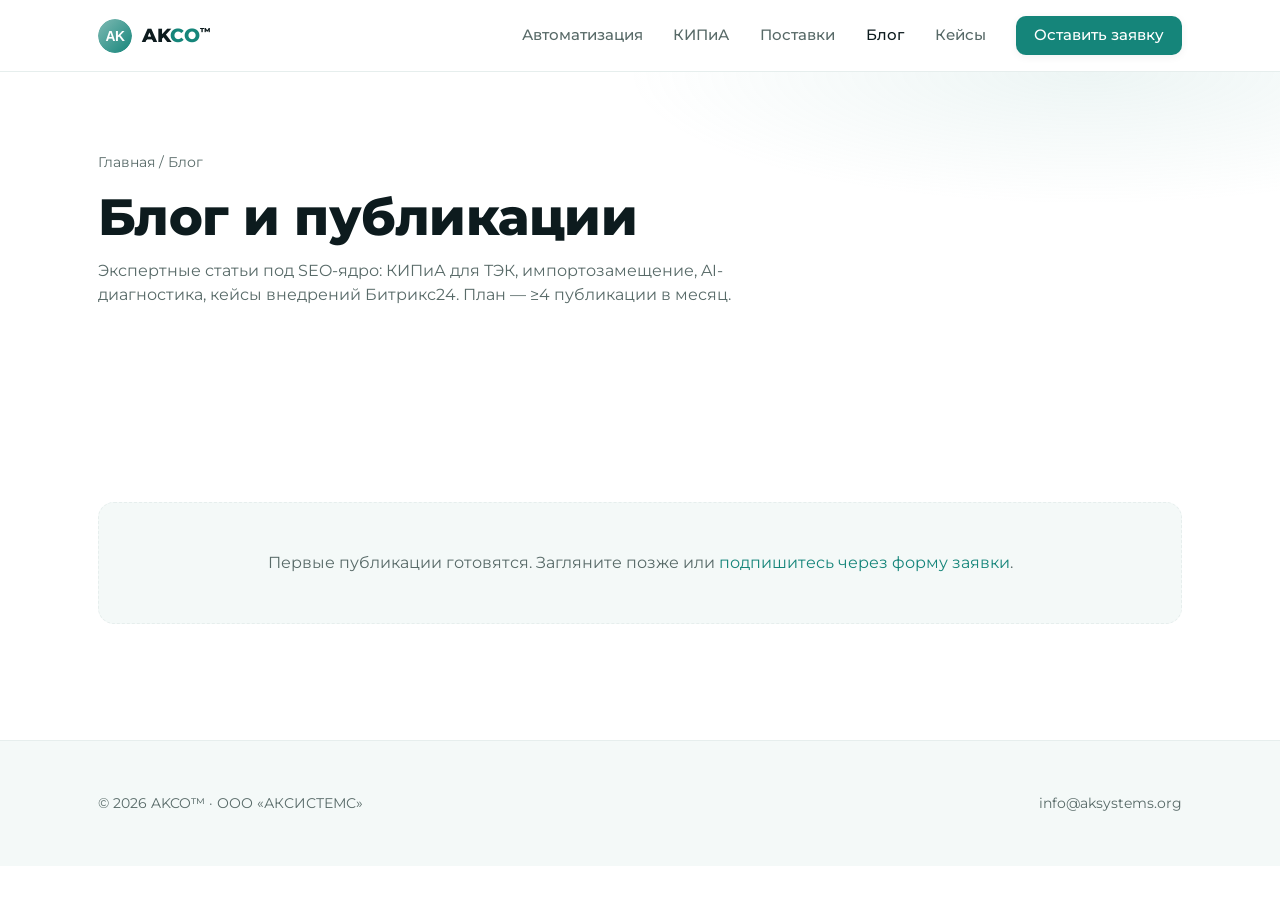
<file: pages/blog/index.html>
<!DOCTYPE html>
<html lang="ru">
<head>
  <meta charset="UTF-8" />
  <meta name="viewport" content="width=device-width, initial-scale=1.0" />
  <link rel="icon" href="../../assets/icons/favicon.svg" type="image/svg+xml" />
  <title>Блог AKCO™ — экспертные публикации | aksystems.org</title>
  <meta name="description" content="Экспертные статьи Концерна AKCO: КИПиА для ТЭК, импортозамещение, AI-диагностика, кейсы внедрений Битрикс24." />
  <link rel="preconnect" href="https://fonts.googleapis.com" />
  <link rel="preconnect" href="https://fonts.gstatic.com" crossorigin />
  <link href="https://fonts.googleapis.com/css2?family=Montserrat:wght@400;500;600;700;800&display=swap" rel="stylesheet" />
  <link rel="stylesheet" href="../../css/reset.css" />
  <link rel="stylesheet" href="../../css/base.css" />
  <link rel="stylesheet" href="../../css/article.css" />
</head>
<body>
  <header class="site-header">
    <div class="container">
      <a class="brand" href="../../index.html">
        <img class="brand-logo" src="../../assets/icons/logo.svg" alt="AKCO" width="34" height="34" />
        <span>AK<span class="accent">CO</span><sup class="tm">™</sup></span>
      </a>
      <nav class="nav" id="nav">
        <a href="../../index.html#software">Автоматизация</a>
        <a href="../../index.html#equipment">КИПиА</a>
        <a href="../../index.html#supply">Поставки</a>
        <a href="index.html" aria-current="page">Блог</a>
        <a href="../cases/index.html">Кейсы</a>
        <a href="../../index.html#order" class="nav-cta">Оставить заявку</a>
      </nav>
      <button class="nav-toggle" aria-label="Меню" aria-expanded="false" aria-controls="nav">☰</button>
    </div>
  </header>

  <main>
    <section class="page-hero">
      <div class="container">
        <p class="breadcrumbs"><a href="../../index.html">Главная</a> / Блог</p>
        <h1>Блог и публикации</h1>
        <p>Экспертные статьи под SEO-ядро: КИПиА для ТЭК, импортозамещение,
          AI-диагностика, кейсы внедрений Битрикс24. План — ≥4 публикации в месяц.</p>
      </div>
    </section>

    <section class="section">
      <div class="container">
        <!-- Когда появятся статьи — добавлять .post-card сюда -->
        <div class="empty-state">
          <p>Первые публикации готовятся. Загляните позже или
            <a class="accent" href="../../index.html#order">подпишитесь через форму заявки</a>.</p>
        </div>

        <!-- ШАБЛОН карточки статьи (раскомментировать при наполнении):
        <div class="post-grid">
          <a class="post-card glass" href="article-slug.html">
            <span class="post-card__tag">КИПиА</span>
            <h3>Заголовок статьи</h3>
            <p>Краткий анонс статьи в одну-две строки.</p>
            <span class="post-card__meta">29.06.2026 · 5 мин</span>
          </a>
        </div>
        -->
      </div>
    </section>
  </main>

  <footer class="site-footer">
    <div class="container">
      <span>© 2026 AKCO™ · ООО «АКСИСТЕМС»</span>
      <span><a href="mailto:info@aksystems.org">info@aksystems.org</a></span>
    </div>
  </footer>

  <script src="../../js/main.js"></script>
</body>
</html>
</file>
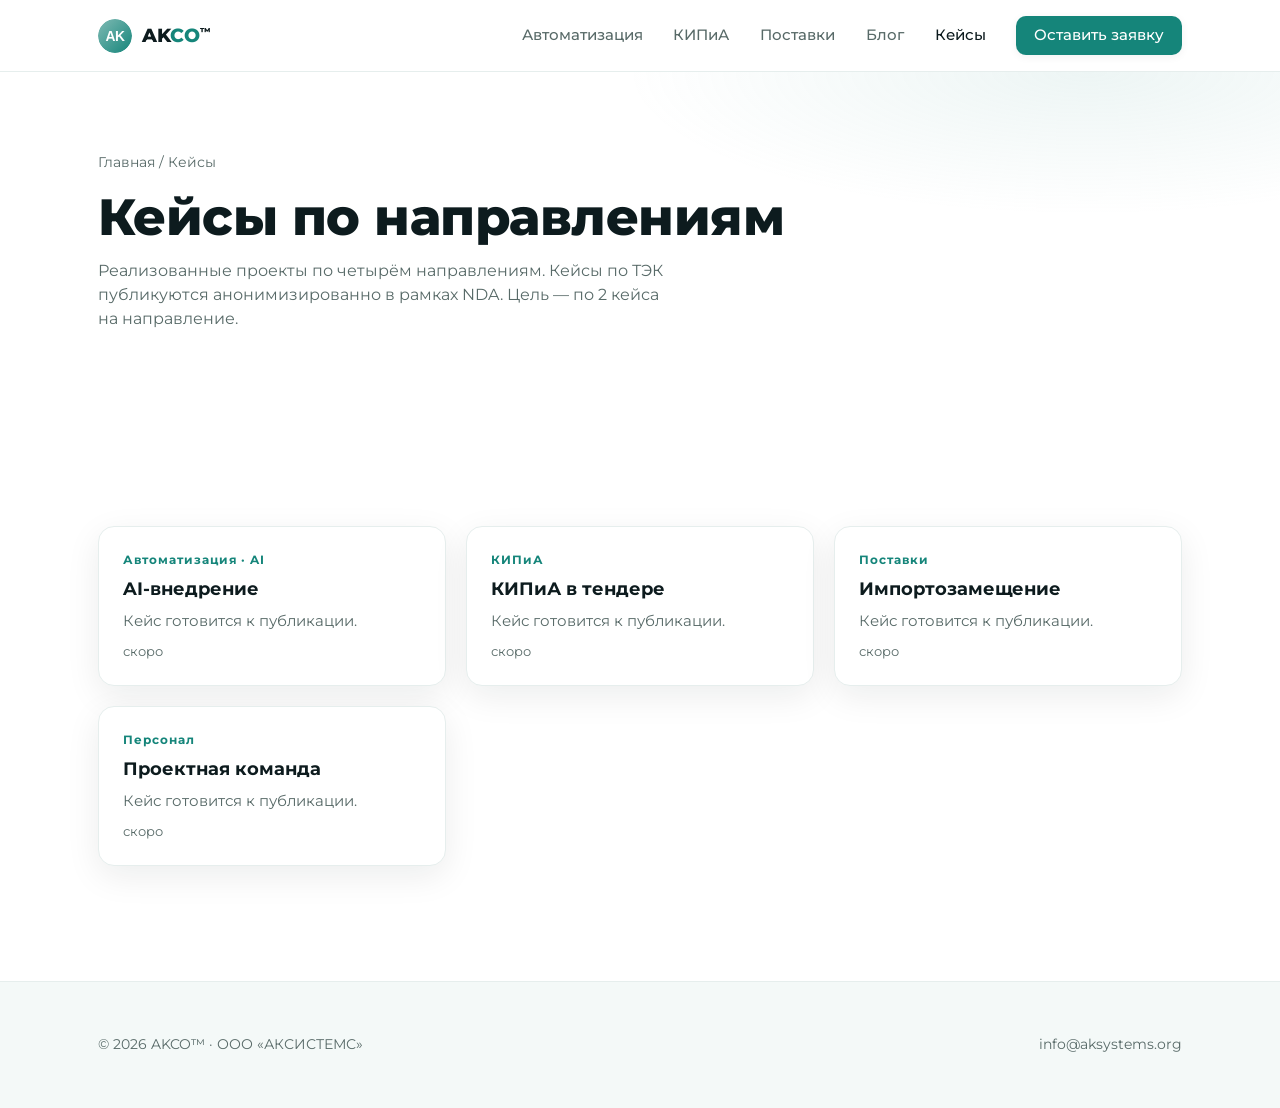
<file: pages/cases/index.html>
<!DOCTYPE html>
<html lang="ru">
<head>
  <meta charset="UTF-8" />
  <meta name="viewport" content="width=device-width, initial-scale=1.0" />
  <link rel="icon" href="../../assets/icons/favicon.svg" type="image/svg+xml" />
  <title>Кейсы AKCO™ — реализованные проекты | aksystems.org</title>
  <meta name="description" content="Кейсы Концерна AKCO по направлениям: AI-внедрения, КИПиА в тендерах, импортозамещение, проектные команды для ТЭК и промышленности." />
  <link rel="preconnect" href="https://fonts.googleapis.com" />
  <link rel="preconnect" href="https://fonts.gstatic.com" crossorigin />
  <link href="https://fonts.googleapis.com/css2?family=Montserrat:wght@400;500;600;700;800&display=swap" rel="stylesheet" />
  <link rel="stylesheet" href="../../css/reset.css" />
  <link rel="stylesheet" href="../../css/base.css" />
  <link rel="stylesheet" href="../../css/article.css" />
</head>
<body>
  <header class="site-header">
    <div class="container">
      <a class="brand" href="../../index.html">
        <img class="brand-logo" src="../../assets/icons/logo.svg" alt="AKCO" width="34" height="34" />
        <span>AK<span class="accent">CO</span><sup class="tm">™</sup></span>
      </a>
      <nav class="nav" id="nav">
        <a href="../../index.html#software">Автоматизация</a>
        <a href="../../index.html#equipment">КИПиА</a>
        <a href="../../index.html#supply">Поставки</a>
        <a href="../blog/index.html">Блог</a>
        <a href="index.html" aria-current="page">Кейсы</a>
        <a href="../../index.html#order" class="nav-cta">Оставить заявку</a>
      </nav>
      <button class="nav-toggle" aria-label="Меню" aria-expanded="false" aria-controls="nav">☰</button>
    </div>
  </header>

  <main>
    <section class="page-hero">
      <div class="container">
        <p class="breadcrumbs"><a href="../../index.html">Главная</a> / Кейсы</p>
        <h1>Кейсы по направлениям</h1>
        <p>Реализованные проекты по четырём направлениям. Кейсы по ТЭК
          публикуются анонимизированно в рамках NDA. Цель — по 2 кейса на направление.</p>
      </div>
    </section>

    <section class="section">
      <div class="container">
        <div class="post-grid">
          <article class="post-card glass">
            <span class="post-card__tag">Автоматизация · AI</span>
            <h3>AI-внедрение</h3>
            <p>Кейс готовится к публикации.</p>
            <span class="post-card__meta">скоро</span>
          </article>
          <article class="post-card glass">
            <span class="post-card__tag">КИПиА</span>
            <h3>КИПиА в тендере</h3>
            <p>Кейс готовится к публикации.</p>
            <span class="post-card__meta">скоро</span>
          </article>
          <article class="post-card glass">
            <span class="post-card__tag">Поставки</span>
            <h3>Импортозамещение</h3>
            <p>Кейс готовится к публикации.</p>
            <span class="post-card__meta">скоро</span>
          </article>
          <article class="post-card glass">
            <span class="post-card__tag">Персонал</span>
            <h3>Проектная команда</h3>
            <p>Кейс готовится к публикации.</p>
            <span class="post-card__meta">скоро</span>
          </article>
        </div>
      </div>
    </section>
  </main>

  <footer class="site-footer">
    <div class="container">
      <span>© 2026 AKCO™ · ООО «АКСИСТЕМС»</span>
      <span><a href="mailto:info@aksystems.org">info@aksystems.org</a></span>
    </div>
  </footer>

  <script src="../../js/main.js"></script>
</body>
</html>
</file>
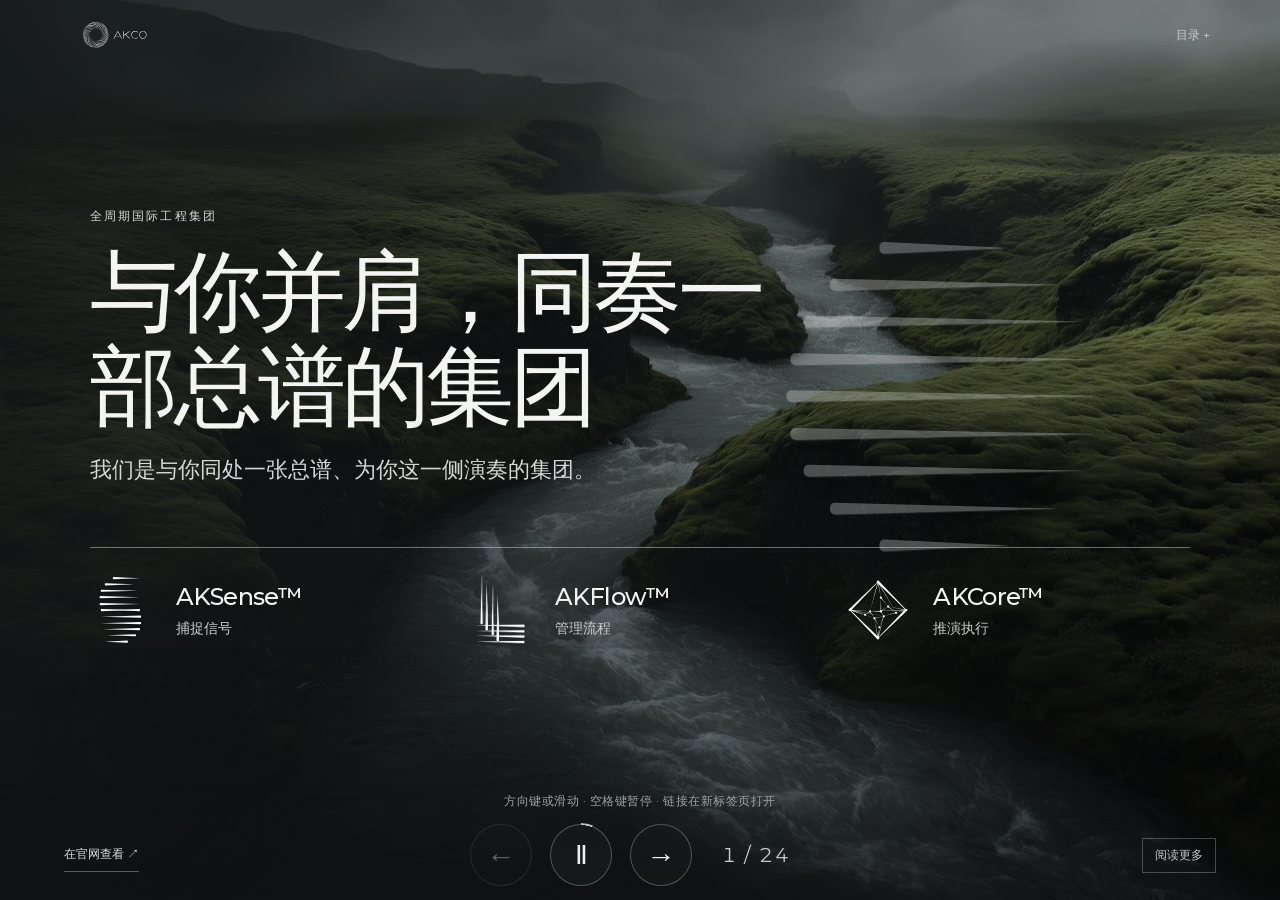
<file: zh/tour/index.html>
<!doctype html><html lang="zh-Hans"><meta charset="utf-8"><meta name="viewport" content="width=device-width,initial-scale=1"><link rel="icon" type="image/svg+xml" href="[data-uri]"><link rel="preload" as="image" href="../../tour/img/2642dcb789d7.webp"><title>AKCO — Concerto for Industry</title><style>
@font-face{font-family:Montserrat;src:url([data-uri])}*{box-sizing:border-box}body{margin:0;background:#232426;color:#f4f4f2;font-family:Montserrat,Arial,sans-serif}button,a{font:inherit}button{cursor:pointer;color:inherit;background:none;border:0}button:focus-visible,a:focus-visible{outline:2px solid white;outline-offset:5px}header{height:88px;padding:28px 5vw;display:flex;align-items:center;justify-content:space-between;position:relative;z-index:2}header img{width:104px;height:32px;object-fit:contain}header button{font-size:12px;color:#ccc}#screen{min-height:calc(100svh - 156px);padding:36px 7vw 54px;display:flex;flex-direction:column;justify-content:center;position:relative;z-index:1}.back{position:fixed;inset:0;background-size:cover;background-position:center;opacity:.85}.back:after{content:'';position:absolute;inset:0;background:linear-gradient(90deg,rgba(15,20,21,.88),rgba(15,20,21,.45) 58%,rgba(15,20,21,.12))}.eyebrow{font-size:11px;letter-spacing:.22em;text-transform:uppercase;color:#aaa;margin-bottom:25px}h1{font-size:clamp(35px,4.5vw,72px);line-height:1.07;letter-spacing:-.045em;max-width:1050px;margin:0 0 28px;font-weight:500}p{font-size:clamp(17px,1.7vw,25px);line-height:1.55;max-width:890px;margin:0;color:#d5d6d5}.cover h1{font-size:clamp(55px,7.7vw,118px);max-width:900px}.cover p,.photo p,.contact p{max-width:640px}.photo h1{max-width:700px}.statement h1{font-size:17px;letter-spacing:0;color:#aaa}.statement p{font-size:clamp(32px,4.4vw,66px);line-height:1.2;max-width:1150px;color:#f4f4f2}.statement:after{content:'';width:90px;border-top:3px solid white;margin-top:40px}.subline{margin-top:36px;font-size:18px}.rows{margin-top:35px;display:grid;gap:0 40px;grid-template-columns:repeat(3,1fr)}.rows>div,.rows>button{border-top:1px solid #ffffff35;padding:20px 0;text-align:left;font-size:20px;line-height:1.35}.rows small{display:block;font-size:14px;color:#bfc1c1;line-height:1.6;margin-top:12px}.family .rows{grid-template-columns:repeat(5,1fr)}.family .rows>div{font-size:22px}.outcome{font-size:40px;margin-top:38px;letter-spacing:-.03em}.numbers .rows>div{font-size:64px;letter-spacing:-.05em}.numbers small{font-size:17px;letter-spacing:0}.numbers h1{font-size:32px}.method .rows{grid-template-columns:repeat(2,1fr);gap:8px 65px}.method .rows>div{font-size:38px}.method p{font-size:18px;max-width:1000px}.integrity h1{font-size:45px}.integrity p{font-size:18px}.integrity .rows>div{font-size:22px}.case h1{max-width:1000px}.case p{font-size:20px;max-width:1000px}.timeline{display:flex;justify-content:space-between;border-bottom:1px solid #888;padding:30px 0 22px;margin:12px 0 30px;font-size:clamp(35px,5vw,74px)}.caption{font-size:13px;color:#a9a9a9;margin-top:24px}.appendix h1{font-size:clamp(30px,3.5vw,50px);max-width:850px}.appendix p{font-size:23px;max-width:850px}.appendix .body{margin-top:25px;font-size:17px;max-width:900px;line-height:1.7}.appendix .back:after{background:#111a}.reference p{font-size:19px;line-height:1.7;max-width:1100px}.reference h1{font-size:48px}.links{display:flex;flex-wrap:wrap;gap:25px;margin-top:36px}.links a{color:white;text-decoration:none;border-bottom:1px solid #888;padding-bottom:7px;font-size:20px}footer{height:68px;padding:0 5vw;display:flex;align-items:center;gap:22px;position:relative;z-index:2;font-size:12px;color:#bbbbbb}footer .track{height:1px;background:#ffffff30;flex:1}footer .fill{height:1px;background:#fff}footer button{font-size:20px}#detail{font-size:12px}dialog{background:#2b2c2e;color:white;border:1px solid #626466;width:min(1000px,90vw);max-height:85svh;padding:35px}dialog::backdrop{background:#000b}dialog p{white-space:pre-line;font-size:16px;line-height:1.8}dialog h2{font-size:26px}dialog .close{float:right;font-size:22px}#menu button:not(.close){display:block;text-align:left;padding:12px;width:100%;border-bottom:1px solid #ffffff20;font-size:16px}.source{color:#aaa;font-size:12px;margin-bottom:20px}@media(max-width:700px){header{height:70px}#screen{padding:25px 7vw 40px;min-height:calc(100svh - 138px)}.rows,.family .rows{grid-template-columns:1fr 1fr}.rows>div,.rows>button{font-size:16px;padding:14px 0}.numbers .rows{grid-template-columns:1fr}.numbers .rows>div{font-size:48px}.method .rows>div{font-size:25px}.integrity h1{font-size:33px}.rows small{font-size:13px}.reference p,.appendix .body{font-size:16px}.timeline{font-size:30px}.family .rows>div{font-size:18px}footer{gap:12px}.caption{font-size:11px}}@media(prefers-reduced-motion:no-preference){#screen{animation:enter .4s ease}@keyframes enter{from{opacity:0;transform:translateY(8px)}to{opacity:1;transform:none}}}

/* Visual presentation: illustrations, native diagrams and concise evidence. */
.symbol{width:42px;height:42px;stroke:currentColor;fill:none;stroke-width:1.4;stroke-linecap:round;stroke-linejoin:round;color:#dadada;flex:none}.visual-layout{display:grid;grid-template-columns:1.06fr 1fr;gap:5vw;align-items:center}.visual-layout figure{margin:0;position:relative;height:53vh;min-height:320px;overflow:hidden}.visual-layout figure img{width:100%;height:100%;object-fit:cover}.visual-layout figcaption{position:absolute;bottom:0;left:0;right:0;padding:14px 18px;background:linear-gradient(transparent,#000a);color:#ccc;font-size:10px}.visual-layout h1{font-size:clamp(30px,3.4vw,53px)}.pain{font-size:18px;line-height:1.5;margin-bottom:24px}.solution{display:flex;align-items:center;gap:15px;border-top:1px solid #ffffff35;padding-top:18px;font-size:24px}.components{display:grid;gap:13px;margin:20px 0}.component{display:flex;align-items:center;gap:13px;font-size:15px;line-height:1.4;color:#cbcbcb}.component .symbol{width:25px;height:25px}.result{border-left:2px solid #d5d5d5;padding:4px 0 4px 20px;margin-top:25px;font-size:21px;line-height:1.35}.result small{display:block;font-size:10px;letter-spacing:.15em;text-transform:uppercase;color:#acacac;margin-bottom:9px}.large-symbol{display:flex;align-items:center;justify-content:center;height:53vh;background:radial-gradient(ellipse,#434343,transparent 65%)}.large-symbol .symbol{width:170px;height:170px;stroke-width:.75}.evidence{display:grid;grid-template-columns:1fr 1fr 1fr;gap:45px;margin-top:40px}.evidence>div{border-top:1px solid #666;padding-top:22px}.evidence p{font-size:18px;line-height:1.5}.evidence small{display:block;font-size:11px;letter-spacing:.15em;text-transform:uppercase;color:#afafaf;margin:15px 0}.big-number{font-size:85px;line-height:1;letter-spacing:-.06em;display:block;margin-bottom:12px}.network{display:grid;grid-template-columns:repeat(4,1fr);gap:30px;margin:38px 0}.network>div{border-top:1px solid #777;padding-top:22px}.network h3{font-size:24px;font-weight:500}.network p{font-size:16px}.network .symbol{width:48px;height:48px}.integrity .rows small{display:none}.integrity .rows>div{display:flex;align-items:center;gap:18px;min-height:100px}.family .rows>div{display:flex;flex-direction:column;gap:22px}.family .outcome{text-align:center;border-top:1px solid #777;padding-top:24px;font-size:36px}.family .outcome:before{content:'↓';display:block;font-size:25px;margin-bottom:16px}.method .rows>div{display:grid;grid-template-columns:48px 1fr;column-gap:18px}.method .rows small{grid-column:2}.method .rows .symbol{grid-row:1 / 3}.proven .rows>div{display:flex;align-items:center;gap:18px;font-size:18px}.domains .rows>button{display:flex;align-items:center;gap:16px;font-size:18px}.domains .rows .symbol{width:32px;height:32px}.reference h1{max-width:1000px}.cooperation{display:flex;gap:30px;align-items:center;margin:35px 0}.cooperation strong{font-size:110px;font-weight:400;letter-spacing:-.07em}.cooperation p{font-size:23px;max-width:550px}.plain-list{display:flex;gap:30px;flex-wrap:wrap;border-top:1px solid #777;padding-top:24px}.plain-list span{font-size:18px}.start p{max-width:850px}.start .steps{display:flex;gap:25px;margin-top:35px}.steps>div{flex:1;border-top:1px solid #aaa;padding:20px 0;font-size:19px}.steps .symbol{display:block;margin-bottom:15px}
@media(max-width:800px){.visual-layout{grid-template-columns:1fr}.visual-layout figure{height:30vh;min-height:180px;grid-row:1}.large-symbol{height:140px}.large-symbol .symbol{width:90px;height:90px}.evidence{grid-template-columns:1fr;gap:22px}.network{grid-template-columns:1fr 1fr}.cooperation{display:block}.cooperation strong{font-size:75px}.start .steps{flex-direction:column}.domains .rows>button{font-size:14px}.method .rows>div{font-size:22px;grid-template-columns:30px 1fr}.method .symbol{width:28px;height:28px}.integrity .rows>div{font-size:16px;gap:10px}.integrity .symbol{width:27px;height:27px}}

.cover{justify-content:center!important;min-height:calc(100svh - 156px)}.cover .cover-position{font-size:12px;letter-spacing:.18em;text-transform:uppercase;color:#d6d6d6;margin-bottom:24px;max-width:750px}.cover h1{font-size:clamp(56px,7vw,108px);max-width:950px;margin-bottom:20px}.cover>p{font-size:clamp(18px,1.7vw,25px);max-width:700px}.cover-ensemble{display:grid;grid-template-columns:repeat(3,1fr);gap:36px;margin-top:clamp(38px,7vh,85px);max-width:1050px;border-top:1px solid #ffffff65;padding-top:24px}.cover-ensemble>div{display:flex;align-items:center;gap:17px}.cover-ensemble strong{display:block;font-size:24px;font-weight:500;letter-spacing:-.03em}.cover-ensemble small{display:block;font-size:14px;line-height:1.5;color:#cccccc;margin-top:7px}.cover-ensemble .symbol{width:38px;height:38px}.cover .eyebrow{display:none}@media(max-width:700px){.cover-ensemble{gap:15px;grid-template-columns:1fr;margin-top:35px;padding-top:20px}.cover-ensemble strong{font-size:20px}.cover-ensemble small{font-size:13px}.cover .cover-position{font-size:10px;line-height:1.7}.cover h1{font-size:55px}}

.cover-ensemble .brand-mark{width:62px;height:76px;object-fit:contain;flex:none}.cover-ensemble>div{gap:24px}.statement:after{display:none}.statement .fragment-heading h1{font-size:clamp(33px,4vw,60px);color:#f4f4f2;letter-spacing:-.04em;margin-bottom:17px}.statement .fragment-heading p{font-size:clamp(18px,2vw,28px);line-height:1.4;color:#cbcbcb;max-width:1000px}.fragment-diagram{max-width:1040px;width:100%;margin:36px auto 0}.supplier-row{display:grid;grid-template-columns:repeat(4,1fr)}.supplier{display:flex;align-items:center;flex-direction:column;gap:15px;padding:18px 8px;border-top:1px solid #b0b0b080;margin:0 20px;font-size:20px;animation:fragment-arrive .65s ease both;animation-delay:calc(var(--order)*.18s)}.supplier .symbol{width:45px;height:45px}.broken-links{width:100%;height:clamp(75px,13vh,140px);display:block;overflow:visible;fill:none;stroke:#dddddd;stroke-width:1.3;stroke-dasharray:6 8;opacity:.7;animation:connection-reveal 2s ease both}.client-node{display:flex;justify-content:center;align-items:center;gap:18px;font-size:24px;animation:fragment-arrive .75s .9s ease both}.client-node .symbol{width:45px;height:45px}.fragment-conclusion{text-align:center;font-size:clamp(19px,2vw,29px);margin-top:35px;line-height:1.4;color:#efefef;animation:fragment-arrive .7s 1.3s ease both}@keyframes fragment-arrive{from{opacity:0;transform:translateY(12px)}to{opacity:1;transform:none}}@keyframes connection-reveal{from{opacity:0;stroke-dashoffset:45}to{opacity:.7;stroke-dashoffset:0}}@media(prefers-reduced-motion:reduce){.supplier,.broken-links,.client-node,.fragment-conclusion{animation:none}}@media(max-width:700px){.cover-ensemble .brand-mark{width:43px;height:51px}.supplier{font-size:12px;margin:0 5px}.supplier .symbol{width:30px;height:30px}.fragment-diagram{margin-top:28px}.fragment-conclusion{margin-top:28px}.client-node{font-size:20px}}

.co-layout{display:grid;grid-template-columns:1.18fr 1fr;gap:5vw;align-items:center;width:100%}.co-copy h1{font-size:clamp(36px,4.5vw,66px);margin-bottom:18px}.co-copy .co-lead{font-size:clamp(17px,1.5vw,22px);line-height:1.5;max-width:670px}.co-photo{position:relative;margin:0;align-self:stretch;min-height:520px;overflow:hidden}.co-photo>img{height:100%;width:100%;position:absolute;inset:0;object-fit:cover;object-position:78% center}.co-photo:after{content:'';position:absolute;inset:0;background:linear-gradient(0deg,#171d1e99,transparent 35%)}.co-photo figcaption{position:absolute;bottom:18px;left:20px;font-size:10px;letter-spacing:.08em;color:#c7c7c7;z-index:1}.co-diagram{margin-top:30px;max-width:670px}.co-partners{display:grid;grid-template-columns:1fr 1fr;gap:40px}.co-partner{display:flex;align-items:center;justify-content:center;gap:14px;border-top:1px solid #969696;padding-top:18px;font-size:21px}.co-akco img{width:112px;max-height:42px;object-fit:contain}.co-join{height:48px;width:100%;display:block;stroke:#b6b6b6;stroke-width:1.5;fill:none;stroke-dasharray:650;stroke-dashoffset:0}.co-team{text-align:center;font-size:clamp(23px,2.3vw,34px);letter-spacing:-.025em;margin-top:3px}.co-shared{display:grid;grid-template-columns:1fr 1fr;gap:25px;margin:24px 0 27px}.co-shared>div{display:flex;gap:11px;align-items:center;justify-content:center;font-size:14px;color:#cbcbcb;line-height:1.4}.co-shared .symbol{width:28px;height:28px}.co-accountability{border-top:1px solid #969696;display:flex;align-items:center;justify-content:center;gap:18px;padding-top:21px;font-size:clamp(20px,2vw,28px);line-height:1.3}.co-accountability .symbol{width:39px;height:39px}.photo:has(.co-layout){padding-top:24px;padding-bottom:30px}@media(prefers-reduced-motion:no-preference){.co-partners{animation:co-reveal .6s both}.co-join{animation:co-connect 1s .3s both}.co-team{animation:co-reveal .6s .65s both}.co-shared{animation:co-reveal .6s .95s both}.co-accountability{animation:co-reveal .65s 1.3s both}.co-photo{animation:co-reveal .8s both}@keyframes co-reveal{from{opacity:0;transform:translateY(9px)}to{opacity:1;transform:none}}@keyframes co-connect{from{stroke-dashoffset:650;opacity:0}to{stroke-dashoffset:0;opacity:1}}}@media(max-width:850px){.co-layout{grid-template-columns:1fr;gap:28px}.co-photo{min-height:260px;max-height:300px;height:32vh}.co-photo>img{object-position:center 46%}.co-diagram{max-width:none}.co-copy .co-lead{max-width:none}.co-partner{font-size:18px}.co-shared{gap:15px}.co-accountability br{display:none}}

.family-intro h1{font-size:clamp(42px,5vw,76px);margin-bottom:18px}.family-intro p{max-width:1000px;font-size:clamp(18px,1.8vw,26px);line-height:1.5}.family-system{width:100%;max-width:1120px;margin:40px auto 0}.family-inputs{display:grid;grid-template-columns:repeat(5,1fr);gap:0}.family-input{display:flex;flex-direction:column;align-items:center;gap:19px;padding:15px 8px;font-size:22px}.family-input .symbol{width:49px;height:49px}.family-connections{display:block;width:100%;height:80px;stroke:#b7b7b7;stroke-width:1.4;fill:none;stroke-dasharray:1200;stroke-dashoffset:0}.family-outcome{display:flex;flex-direction:column;align-items:center;text-align:center;gap:13px}.family-outcome>span{font-size:clamp(30px,3.4vw,51px);letter-spacing:-.035em}.family-outcome small{font-size:15px;color:#cdcdcd}.family-adapt{margin:28px auto 0;padding-top:23px;border-top:1px solid #ffffff35;max-width:860px;text-align:center;font-size:16px;line-height:1.6;color:#c2c2c2}@media(prefers-reduced-motion:no-preference){.family-input{animation:co-reveal .6s ease both;animation-delay:calc(var(--i)*.13s)}.family-connections{animation:family-connect 1.1s .45s ease both}.family-outcome{animation:co-reveal .7s 1s ease both}.family-adapt{animation:co-reveal .6s 1.4s ease both}@keyframes family-connect{from{stroke-dashoffset:1200;opacity:0}to{stroke-dashoffset:0;opacity:1}}}@media(max-width:700px){.family-system{margin-top:25px}.family-input{font-size:11px;gap:14px;padding:10px 2px}.family-input .symbol{width:29px;height:29px}.family-connections{height:60px}.family-adapt{font-size:14px}.family-outcome small{font-size:13px}}

.section-lead{font-size:clamp(17px,1.7vw,24px);max-width:1000px;line-height:1.5}.domain-atlas{display:grid;grid-template-columns:repeat(3,1fr);gap:13px;margin-top:28px}.domain-tile{position:relative;text-align:left;min-height:133px;padding:17px 20px;overflow:hidden;display:flex;flex-direction:column;justify-content:space-between;border:1px solid #ffffff25}.tile-picture{position:absolute;inset:0;background-position:center;background-size:cover;opacity:.28;transition:opacity .25s,transform .4s}.domain-tile:hover .tile-picture{opacity:.5;transform:scale(1.04)}.tile-number{position:relative;font-size:12px;letter-spacing:.13em;color:#c3c3c3}.tile-label{position:relative;display:flex;align-items:center;gap:13px;font-size:16px;line-height:1.35}.tile-label .symbol{width:29px;height:29px}.tile-label b{font-weight:400;margin-left:auto}.proven-layout{display:grid;grid-template-columns:1.15fr 1fr;gap:7vw;align-items:center}.proof-line{display:flex;align-items:center;gap:18px;border-top:1px solid #ffffff55;padding-top:25px;margin-top:40px;color:#d1d1d1;line-height:1.5}.agent-functions>div{display:flex;align-items:center;gap:22px;border-bottom:1px solid #ffffff35;padding:22px 0;font-size:21px}.metric-columns{display:grid;grid-template-columns:repeat(3,1fr);gap:45px;margin-top:40px}.metric-columns>div{border-top:1px solid #ffffff65;padding-top:25px}.metric-columns strong{display:block;font-weight:400;font-size:clamp(44px,6vw,88px);letter-spacing:-.055em;margin:25px 0}.metric-columns p{font-size:18px;line-height:1.65}.numbers h1{font-size:48px}.case-dates{display:flex;align-items:center;gap:40px;margin:35px 0 45px}.case-dates strong{font-size:clamp(38px,5.5vw,80px);font-weight:400;letter-spacing:-.055em;white-space:nowrap}.case-dates span{display:block;font-size:16px;color:#cbcbcb;margin-top:12px}.date-line{flex:1;border-top:1px solid #bbbbbb;position:relative}.date-line:before,.date-line:after{content:'';position:absolute;width:7px;height:7px;border-radius:50%;background:#dedede;top:-4px}.date-line:after{right:0}.case-facts{display:grid;grid-template-columns:repeat(3,1fr);gap:30px}.case-facts>div{border-top:1px solid #ffffff45;padding-top:20px}.case-facts p{font-size:17px;margin-top:14px}.integrity-map{display:grid;grid-template-columns:repeat(3,1fr);gap:0;margin-top:32px;border-top:1px solid #ffffff45}.integrity-map>div{display:flex;align-items:center;gap:20px;font-size:21px;padding:29px 18px;border-bottom:1px solid #ffffff45}.integrity-base{text-align:center;font-size:30px;letter-spacing:-.03em;margin-top:28px}.practice-grid{display:grid;grid-template-columns:repeat(2,1fr);gap:0 50px;margin-top:30px}.practice-grid>div{display:grid;grid-template-columns:50px 1fr;gap:8px 20px;border-top:1px solid #ffffff45;padding:23px 0}.practice-grid h2{font-size:34px;font-weight:500;margin:0}.practice-grid p{grid-column:2;font-size:17px}.practice-grid .symbol{grid-row:1 / 3}.practice-caption{text-align:center;font-size:17px;margin-top:15px;color:#c7c7c7}.survey-steps{display:grid;grid-template-columns:repeat(3,1fr);gap:40px;margin-top:35px}.survey-steps>div{border-top:1px solid #ffffff65;padding-top:20px}.survey-steps small{font-size:14px;color:#c2c2c2;display:block;margin-bottom:23px}.survey-steps h2{font-weight:500;font-size:25px;line-height:1.3;max-width:300px}.survey-note{margin-top:25px;font-size:18px}.contact-composition h1{max-width:850px}.contact-composition p{max-width:740px;font-size:20px}.primary-contact{font-size:clamp(28px,3.7vw,55px);color:#fff;text-decoration:none;display:inline-block;border-bottom:1px solid #ffffff65;padding-bottom:12px;margin-top:35px;letter-spacing:-.03em}.contact-options{display:flex;gap:30px;flex-wrap:wrap;margin-top:25px}.contact-options a{font-size:17px;text-decoration:none;color:#d0d0d0}.contact-location{font-size:14px;margin-top:35px;color:#c1c1c1}.illustrated-symbol{background-size:cover;background-position:center;position:relative}.illustrated-symbol .symbol{width:120px;height:120px;filter:drop-shadow(0 2px 15px #000)}.reference .network{position:relative;border-bottom:1px solid #ffffff40;padding-bottom:30px}.reference .network:after{content:'';position:absolute;bottom:-5px;left:50%;height:9px;width:9px;border-radius:50%;background:#e3e3e3}.reference .cooperation{border-bottom:1px solid #ffffff40;padding-bottom:30px}.appendix .visual-layout figure{height:55vh}.appendix .visual-layout .body{display:none}#fill{transition:width .4s}a:hover{text-decoration:underline}#detail{border:1px solid #ffffff40;padding:8px 12px}footer{background:linear-gradient(transparent,#1a1a1a55)}
@media(prefers-reduced-motion:no-preference){.domain-tile,.agent-functions>div,.metric-columns>div,.integrity-map>div,.practice-grid>div,.survey-steps>div{animation:co-reveal .6s ease both;animation-delay:calc(var(--step)*.09s)}.case-dates,.contact-composition,.visual-layout figure,.evidence,.network,.cooperation{animation:co-reveal .8s ease both}.case-facts,.contact-options,.visual-layout .solution,.plain-list{animation:co-reveal .7s .2s ease both}.visual-layout .components{animation:co-reveal .7s .35s ease both}.visual-layout .result{animation:co-reveal .7s .55s ease both}.integrity-base,.practice-caption{animation:co-reveal .7s .65s ease both}}
@media(max-width:850px){.proven-layout{grid-template-columns:1fr;gap:25px}.domain-atlas{grid-template-columns:repeat(2,1fr)}.metric-columns{gap:22px}.metric-columns p{font-size:15px}.metric-columns strong{font-size:42px}.integrity-map{grid-template-columns:repeat(2,1fr)}.integrity-map>div{font-size:17px;padding:22px 10px}.practice-grid{gap:0 20px}.practice-grid h2{font-size:25px}.survey-steps{gap:20px}.survey-steps h2{font-size:19px}.case-dates{gap:20px}.case-dates strong{font-size:36px}.case-facts p{font-size:15px}.appendix .visual-layout figure{height:32vh}}@media(max-width:520px){.metric-columns,.survey-steps,.case-facts{grid-template-columns:1fr}.domain-tile{padding:14px 12px;min-height:145px}.tile-label{font-size:13px;gap:9px}.tile-label .symbol{width:22px;height:22px}.practice-grid{grid-template-columns:1fr}.case-dates{gap:12px}.case-dates strong{font-size:27px}.case-dates span{font-size:12px}.integrity-map>div{font-size:14px;gap:10px}.integrity-map .symbol{width:27px;height:27px}.metric-columns strong{margin:12px 0}.metric-columns>div{display:grid;grid-template-columns:50px 1fr;gap:0 12px}.metric-columns p{grid-column:2}.metric-columns .symbol{grid-row:1 / 3}.contact-options{gap:20px}.section-lead{font-size:17px}}

/* Opaque atlas cards and full-bleed appendix photography. */
.domain-atlas .domain-tile{background-color:#2b2b2b;isolation:isolate}
.appendix-backdrop{background-position:center center;background-size:cover}
.appendix-backdrop:after{background:linear-gradient(90deg,rgba(17,17,17,.96) 0%,rgba(17,17,17,.92) 30%,rgba(17,17,17,.76) 51%,rgba(17,17,17,.28) 76%,rgba(17,17,17,.1) 100%)}
.appendix .visual-layout{display:block;width:min(60%,800px)}
.appendix .visual-layout figure,.appendix .visual-layout .large-symbol{display:none}
.appendix .visual-layout h1{font-size:clamp(32px,3.4vw,52px);max-width:760px}
.appendix .visual-layout .pain{max-width:650px;font-size:clamp(17px,1.5vw,22px)}
.appendix .solution{font-size:25px;line-height:1.35}
.appendix .components{max-width:640px;margin:22px 0}
.appendix .component{font-size:17px;line-height:1.5}
.appendix .result{max-width:640px;font-size:23px}
.appendix-image-credit{position:fixed;right:5vw;bottom:85px;font-size:10px;color:#cecece;letter-spacing:.06em}
@media(max-width:850px){.appendix .visual-layout{width:min(86%,700px)}.appendix-backdrop:after{background:linear-gradient(90deg,rgba(17,17,17,.95),rgba(17,17,17,.8) 60%,rgba(17,17,17,.35))}.appendix .component{font-size:16px}.appendix-image-credit{position:static;margin-top:28px}}
@media(max-width:520px){.appendix .visual-layout{width:100%}.appendix-backdrop:after{background:rgba(17,17,17,.82)}.appendix .solution{font-size:21px}.appendix .result{font-size:21px}}

#site-section{color:#dbdbdb;text-decoration:none;font-size:12px;white-space:nowrap;padding:8px 0;border-bottom:1px solid #ffffff50}#site-section:hover{color:white;border-bottom-color:white}.appendix-flow{margin-top:25px;padding-top:16px;border-top:1px solid #ffffff40;max-width:720px}.flow-title{font-size:10px;letter-spacing:.13em;color:#cbcbcb;margin-bottom:17px}.flow-nodes{display:grid;grid-template-columns:repeat(3,1fr);position:relative}.flow-node{display:flex;flex-direction:column;align-items:center;gap:10px;text-align:center;padding:0 10px;font-size:12px;color:#e0e0e0;line-height:1.4}.flow-node .symbol{height:31px;width:31px}.flow-connectors{display:block;width:100%;height:32px;margin-top:12px;fill:none;stroke-width:1.1;stroke:#b2b2b2}.flow-route{opacity:.45}.flow-signal{stroke:#f5f5f5;stroke-width:1.8;stroke-dasharray:26 480}.flow-return{opacity:.45}.appendix .components{margin:17px 0;gap:9px}.appendix .result{margin-top:18px}.appendix .co-copy{padding-bottom:0}.reference .appendix-flow{max-width:850px;margin:25px auto 0}.reference .evidence{margin-top:25px}.reference .network{margin-top:25px;margin-bottom:20px}.reference .cooperation{margin:22px 0;padding-bottom:22px}.reference .big-number{font-size:70px}.reference .cooperation strong{font-size:90px}@media(prefers-reduced-motion:no-preference){.flow-node{animation:co-reveal .55s both;animation-delay:calc(.3s + var(--step)*.15s)}.flow-connectors{animation:co-reveal .6s .65s both}.flow-signal{animation:signal-travel 2s .8s 2 linear both}@keyframes signal-travel{from{stroke-dashoffset:480}to{stroke-dashoffset:0}}}@media(prefers-reduced-motion:reduce){.flow-signal{stroke-dasharray:none;opacity:.6}}@media(max-width:700px){footer{gap:10px;padding-left:5vw;padding-right:5vw}#site-section,#detail{font-size:10px}#detail{padding:7px}.flow-node{font-size:11px;padding:0 5px}.appendix-flow{margin-top:22px}.flow-node .symbol{width:26px;height:26px}.reference .appendix-flow{margin-top:25px}.reference .cooperation strong{font-size:70px}}

.cover-brand-logo{display:block;width:clamp(175px,19vw,280px);height:auto;max-height:90px;object-fit:contain;object-position:left;margin:0 0 26px}.cover .cover-position{margin-bottom:18px}.cover .cover-ensemble{margin-top:clamp(28px,4.5vh,52px)}body:has(#screen.cover) header>img{visibility:hidden}@media(max-height:800px) and (min-width:701px){.cover-brand-logo{width:190px;max-height:62px;margin-bottom:19px}.cover h1{font-size:clamp(55px,6.5vw,94px)}.cover{padding-top:18px!important;padding-bottom:25px!important}}@media(max-width:700px){.cover-brand-logo{width:175px;margin-bottom:22px}}

.cover{position:relative;isolation:isolate}.cover-hero-mark{position:absolute;right:1vw;top:45%;transform:translateY(-50%);width:min(42vw,580px);height:auto;opacity:.65;z-index:-1;pointer-events:none}.cover h1{max-width:65%;font-size:clamp(58px,6.9vw,102px)}.cover>p{max-width:59%}.cover .cover-position{max-width:62%;line-height:1.7}.cover .cover-ensemble{position:relative;z-index:1;max-width:none;width:100%;margin-top:60px;background:linear-gradient(90deg,#1e1e1e33,transparent)}body:has(#screen.cover) header>img{visibility:visible}@media(max-height:800px) and (min-width:701px){.cover-hero-mark{width:min(39vw,490px);top:43%}.cover .cover-ensemble{margin-top:35px}}@media(max-width:700px){.cover-hero-mark{width:65vw;right:-7vw;top:36%;opacity:.26}.cover h1{max-width:100%;font-size:clamp(48px,10vw,68px)}.cover>p,.cover .cover-position{max-width:90%}.cover .cover-ensemble{margin-top:32px}}

/* Smaller translucent cover mark. */
.cover-hero-mark{width:min(31vw,420px);right:4vw;top:43%;opacity:.27;filter:drop-shadow(1px 1px 0 rgba(255,255,255,.3)) drop-shadow(-1px -1px 1px rgba(213,213,213,.2));mix-blend-mode:screen}
@media(max-height:800px) and (min-width:701px){.cover-hero-mark{width:min(29vw,380px);top:42%}}
@media(max-width:700px){.cover-hero-mark{width:48vw;right:0;top:35%;opacity:.2}}

.statement .fragment-diagram{margin-top:24px;max-width:980px}.statement .supplier{padding-top:12px;padding-bottom:12px;gap:10px}.statement .supplier .symbol{width:36px;height:36px}.statement .broken-links{height:clamp(65px,10vh,100px)}.statement .client-node{gap:12px;font-size:24px}.statement .client-node .symbol{width:36px;height:36px}.responsibility-break{stroke:#d4ad8d;stroke-dasharray:none;stroke-width:1.7}.fragment-costs{display:grid;grid-template-columns:repeat(3,1fr);gap:24px;max-width:980px;width:100%;margin:25px auto 0}.fragment-costs>div{border-top:1px solid #d4ad8d80;padding:17px 4px 0;display:flex;align-items:center;justify-content:center;gap:14px;font-size:clamp(16px,1.8vw,24px);line-height:1.3}.fragment-costs .symbol{color:#d4ad8d;width:29px;height:29px}.statement .fragment-conclusion{font-size:clamp(15px,1.6vw,22px);margin:24px auto 0;max-width:1000px;color:#cccccc}.statement .fragment-heading h1{margin-bottom:13px}.statement .fragment-heading p{font-size:clamp(17px,1.8vw,25px)}
@media(prefers-reduced-motion:no-preference){.responsibility-break{animation:gap-appear .45s .8s both}.fragment-costs>div{animation:co-reveal .6s ease both;animation-delay:calc(1.25s + var(--cost)*.18s)}.statement .fragment-conclusion{animation:co-reveal .65s 1.95s both}@keyframes gap-appear{from{opacity:0}to{opacity:1}}}
@media(max-width:600px){.fragment-costs{gap:10px;margin-top:22px}.fragment-costs>div{flex-direction:column;text-align:center;font-size:14px;gap:10px}.statement .supplier{font-size:12px}.statement .fragment-conclusion{font-size:15px;line-height:1.5}.statement .fragment-diagram{margin-top:24px}}

.fragment-glass{width:100%;max-width:1080px;margin:27px auto 0;padding:22px 34px 26px;border:1px solid rgba(243,243,243,.23);border-radius:20px;background:linear-gradient(125deg,rgba(235,235,235,.12),rgba(221,221,221,.045) 55%,rgba(255,255,255,.075));backdrop-filter:blur(16px) saturate(0);-webkit-backdrop-filter:blur(16px) saturate(0);box-shadow:inset 0 1px 0 rgba(255,255,255,.15),0 16px 45px rgba(0,0,0,.18)}.statement .fragment-glass .fragment-diagram{margin-top:0}.statement .fragment-glass .fragment-costs{margin-top:23px}.statement .fragment-glass .supplier{border-top-color:rgba(235,235,235,.3)}@supports not (backdrop-filter:blur(1px) saturate(0)){.fragment-glass{background:rgba(45,45,45,.9)}}@media(max-width:600px){.fragment-glass{padding:18px 12px 21px;border-radius:16px;margin-top:23px}.fragment-glass .supplier{margin:0 3px}}

.fragment-glass{background:linear-gradient(125deg,rgba(235,235,235,.035),rgba(221,221,221,.008) 55%,rgba(255,255,255,.018));border-color:rgba(243,243,243,.12);backdrop-filter:blur(4px) saturate(0);-webkit-backdrop-filter:blur(4px) saturate(0);box-shadow:inset 0 1px 0 rgba(255,255,255,.06),0 8px 25px rgba(0,0,0,.05)}
@supports not (backdrop-filter:blur(1px) saturate(0)){.fragment-glass{background:rgba(45,45,45,.12)}}

.family-system{padding:25px 30px 22px;border:1px solid rgba(243,243,243,.12);border-radius:20px;background:linear-gradient(125deg,rgba(235,235,235,.035),rgba(221,221,221,.008) 55%,rgba(255,255,255,.018));backdrop-filter:blur(4px) saturate(0);-webkit-backdrop-filter:blur(4px) saturate(0);box-shadow:inset 0 1px 0 #ffffff0f}.domain-motion{width:100%;height:75px;display:block;margin-top:7px;fill:none;stroke:#cbcbcb;stroke-width:1.6;stroke-linecap:round;stroke-linejoin:round;overflow:visible}.domain-motion circle{fill:#dadada;stroke-width:1}.domain-motion .prototype-ring{fill:none}.domain-motion .processor{fill:#ffffff08}.domain-motion .power-bolt{fill:#dddddd;stroke:none}.team-guides,.schedule-base,.workflow-line,.cycle-track{opacity:.3}.domain-motion .doc-packet{fill:#656565}.domain-motion .flow-node{animation:none}.appendix-flow .flow-node{animation:none}
@media(prefers-reduced-motion:no-preference){
.signal-trace{stroke-dasharray:900;animation:draw-domain 2.5s ease both}
.data-lane{stroke-dasharray:20 12;animation:lane-run 2s linear 2}.lane-b{animation-direction:reverse}.model-core{animation:core-pulse 1s 3}
.power-packet{animation:power-run 2s ease-in-out 2}.power-bolt{animation:core-pulse 1s 3}
.air{stroke-dasharray:70 30;animation:air-run 2s linear 2}.air-b{animation-delay:.2s}.air-c{animation-delay:.4s}
.cycle-flow{stroke-dasharray:50 700;animation:loop-run 2s linear 2}
.doc-packet{animation:doc-run 3s ease-in-out both}.workflow-check{stroke-dasharray:60;animation:draw-domain .7s 2.3s both}.processor{animation:core-pulse .6s 1.2s 3}
.service-spoke{stroke-dasharray:700;animation:draw-domain 1.5s both}.service-core{animation:core-pulse 1s 1.2s 2}.service-dot{animation:co-reveal .6s both}.s2{animation-delay:.3s}.s3{animation-delay:.6s}
.schedule-build{stroke-dasharray:700;animation:draw-domain 2.8s both}.finish-flag{animation:co-reveal .6s 2.5s both}
.prototype-ring{transform-origin:300px 45px;animation:prototype-grow 1s both}.r2{animation-delay:.5s}.r3{animation-delay:1s}.prototype-link{stroke-dasharray:500;animation:draw-domain 1s 1.5s both}
.team-person{animation:co-reveal .65s both}.t2{animation-delay:.25s}.t3{animation-delay:.5s}.t4{animation-delay:.75s}.team-center{animation:core-pulse 1s 1s 2}
.org-root{stroke-dasharray:30;animation:draw-domain .5s both}.org-branches{stroke-dasharray:600;animation:draw-domain 1.2s .4s both}.org-unit{animation:co-reveal .5s 1s both}.u2{animation-delay:1.25s}.u3{animation-delay:1.5s}
.partner-loop{stroke-dasharray:60 360;animation:loop-run 2s linear 2}.partner-node{animation:core-pulse 1s 2}.p2{animation-delay:.35s}.p3{animation-delay:.7s}
@keyframes draw-domain{from{stroke-dashoffset:900;opacity:0}to{stroke-dashoffset:0;opacity:1}}@keyframes lane-run{to{stroke-dashoffset:-128}}@keyframes core-pulse{0%,100%{opacity:.6}50%{opacity:1;stroke-width:4}}@keyframes power-run{0%{transform:translateX(0)}100%{transform:translateX(500px)}}@keyframes air-run{to{stroke-dashoffset:-200}}@keyframes loop-run{to{stroke-dashoffset:-750}}@keyframes doc-run{0%{transform:translateX(0)}40%,60%{transform:translateX(225px)}100%{transform:translateX(440px)}}@keyframes prototype-grow{from{transform:scale(.3);opacity:0}to{transform:scale(1);opacity:1}}
}
@media(max-width:700px){.family-system{padding:20px 12px}.domain-motion{height:60px}}

/* Center appendix diagrams across the slide without altering vertical placement. */
.appendix .appendix-flow{position:relative;left:43vw;transform:translateX(-50%);width:100%;max-width:720px}

/* Presentation viewport: scale the full slide, never crop its contents. */
html,body{height:100%;overflow:hidden}header{height:70px;padding-top:20px;padding-bottom:20px}footer{height:58px}#screen{height:calc(100svh - 128px);min-height:0!important;padding-top:18px!important;padding-bottom:18px!important;overflow:visible;justify-content:center}.slide-fit{width:100%;flex-shrink:0;transform-origin:center center;position:relative;display:flex;flex-direction:column;justify-content:center}.cover .slide-fit>p{max-width:59%}.appendix-image-credit{position:static;text-align:right;margin-top:12px}.cover-hero-mark{z-index:0}.cover .slide-fit>h1,.cover .slide-fit>p,.cover-position{position:relative;z-index:1}.slide-fit .eyebrow{margin-bottom:17px}.slide-fit .appendix-flow{margin-top:18px}.slide-fit .family-system{margin-top:25px}.slide-fit .domain-atlas{margin-top:22px}@media(max-height:740px){header{height:54px;padding-top:12px;padding-bottom:12px}footer{height:48px}#screen{height:calc(100svh - 102px);padding-top:12px!important;padding-bottom:12px!important}.slide-fit h1{margin-bottom:20px}.slide-fit .appendix-flow{padding-top:12px;margin-top:15px}.slide-fit .flow-title{margin-bottom:10px}.slide-fit .domain-motion{height:58px}}@media(max-width:700px){.cover .slide-fit>p{max-width:90%}}

.domain-atlas{gap:12px}.domain-atlas .domain-tile{min-height:170px;padding:15px 19px;justify-content:flex-start;gap:11px;background:#2b2b2b}.domain-atlas .tile-picture{opacity:.19}.domain-atlas .domain-tile:hover .tile-picture{opacity:.3}.tile-number{font-size:10px}.tile-label{font-size:16px}.tile-detail{position:relative;display:flex;flex-direction:column;gap:7px;padding-left:42px;margin-top:auto;line-height:1.35}.tile-detail strong{font-size:11px;font-weight:500;letter-spacing:.02em;color:#dedede}.tile-detail>span{font-size:12px;color:#c7c7c7}.domains .section-lead{font-size:18px}.domains h1{font-size:48px}@media(max-width:700px){.domain-atlas .domain-tile{min-height:170px;padding:12px;gap:9px}.tile-label{font-size:13px}.tile-detail{padding-left:0}.tile-detail strong{font-size:10px}.tile-detail>span{font-size:11px}.domains h1{font-size:36px}}

/* Restrained atlas entrance and interaction. */
.domain-atlas .domain-tile{transition:border-color .22s ease,box-shadow .22s ease;background:#2b2b2b}.domain-atlas .domain-tile:hover,.domain-atlas .domain-tile:focus-visible{border-color:rgba(229,229,229,.6);box-shadow:inset 0 0 0 1px rgba(229,229,229,.08)}.domain-atlas .tile-label b{transition:transform .22s ease,color .22s ease;color:#b9b9b9}.domain-atlas .domain-tile:hover .tile-label b,.domain-atlas .domain-tile:focus-visible .tile-label b{transform:translate(2px,-2px);color:#fff}.domain-atlas .tile-picture{transition:opacity .3s ease;transform:none!important}
@media(prefers-reduced-motion:no-preference){.domain-atlas .domain-tile{animation:atlas-soft-in .48s cubic-bezier(.2,.65,.3,1) both;animation-delay:calc(var(--step)*.065s)}@keyframes atlas-soft-in{from{opacity:0;transform:translateY(7px)}to{opacity:1;transform:translateY(0)}}}
@media(prefers-reduced-motion:reduce){.domain-atlas .domain-tile,.domain-atlas .tile-label b,.domain-atlas .tile-picture{animation:none;transition:none}.domain-atlas .tile-label b{transform:none!important}}

.integrity-system{position:relative;display:grid;grid-template-columns:1fr 230px 1fr;grid-template-rows:repeat(3,110px);gap:12px 28px;margin-top:30px;isolation:isolate}.integrity-wires,.practice-wires{position:absolute;inset:0;width:100%;height:100%;stroke:#c6c6c6;stroke-width:1;fill:none;opacity:.5;pointer-events:none;z-index:-1}.integrity-heart{grid-column:2;grid-row:1/4;align-self:center;justify-self:center;display:flex;flex-direction:column;align-items:center;text-align:center;gap:15px;background:rgba(42,42,42,.82);border:1px solid #e0e0e066;border-radius:50%;width:210px;height:210px;justify-content:center;box-shadow:0 0 65px #d3d3d312}.integrity-heart strong{font-size:27px;font-weight:500;letter-spacing:-.03em}.integrity-heart span{font-size:14px;line-height:1.5;color:#d2d2d2}.integrity-heart .symbol{height:32px;width:32px}.integrity-dimension{display:flex;gap:18px;align-items:center;padding:19px;background:linear-gradient(110deg,#e6e6e612,#e6e6e605);border:1px solid #eaeaea22;border-radius:12px;backdrop-filter:blur(5px) saturate(0)}.integrity-dimension h2{font-size:20px;font-weight:500;line-height:1.2;margin:0 0 8px}.integrity-dimension p{font-size:13px;line-height:1.45;color:#cbcbcb}.integrity-dimension .symbol{width:33px;height:33px}.dim-0{grid-area:1/1}.dim-1{grid-area:2/1}.dim-2{grid-area:3/1}.dim-3{grid-area:1/3}.dim-4{grid-area:2/3}.dim-5{grid-area:3/3}.four-practices{position:relative;isolation:isolate;display:grid;grid-template-columns:1fr 240px 1fr;grid-template-rows:repeat(2,160px);gap:24px 25px;margin-top:30px}.practice-center{grid-column:2;grid-row:1/3;align-self:center;justify-self:center;display:flex;flex-direction:column;gap:9px;align-items:center;background:#303030cc;padding:24px 30px;border:1px solid #e5e5e566;border-radius:50%;width:150px;height:150px;justify-content:center}.practice-center strong{font-size:44px;font-weight:400;letter-spacing:-.05em}.practice-center span{font-size:13px;color:#d0d0d0}.practice{align-self:stretch;padding:25px;background:linear-gradient(120deg,#ebebeb13,#ebebeb05);border:1px solid #eaeaea30;border-radius:14px;backdrop-filter:blur(5px) saturate(0)}.practice-0{grid-area:1/1}.practice-1{grid-area:1/3}.practice-2{grid-area:2/1}.practice-3{grid-area:2/3}.practice-heading{display:flex;align-items:center;gap:17px;margin-bottom:18px}.practice-heading h2{font-size:30px;font-weight:500;margin:0;letter-spacing:-.035em}.practice-heading .symbol{width:32px;height:32px}.practice>p{font-size:16px;line-height:1.4;color:#cfcfcf;max-width:310px}.method .section-lead,.integrity .section-lead{font-size:19px;max-width:1050px}
@media(prefers-reduced-motion:no-preference){.integrity-dimension{animation:co-reveal .6s both;animation-delay:calc(var(--step)*.1s)}.integrity-heart{animation:co-reveal .7s .4s both}.integrity-wires path{stroke-dasharray:350;animation:integrity-connect 1.5s .25s both}.practice{animation:co-reveal .7s both;animation-delay:calc(var(--step)*.12s)}.practice-center{animation:co-reveal .7s .4s both}.practice-wires{animation:co-reveal 1s .6s both}@keyframes integrity-connect{from{stroke-dashoffset:350;opacity:0}to{stroke-dashoffset:0;opacity:1}}}
@media(max-width:850px){.integrity-system{grid-template-columns:1fr 140px 1fr;gap:12px;grid-template-rows:repeat(3,105px)}.integrity-heart{width:135px;height:135px;gap:8px}.integrity-heart strong{font-size:20px}.integrity-heart span{font-size:11px}.integrity-heart .symbol{width:24px;height:24px}.integrity-dimension{padding:12px;gap:10px}.integrity-dimension h2{font-size:16px}.integrity-dimension p{font-size:11px}.four-practices{grid-template-columns:1fr 125px 1fr;gap:18px 12px}.practice{padding:17px}.practice-heading{gap:10px}.practice-heading h2{font-size:23px}.practice>p{font-size:13px}.practice-center{width:115px;height:115px}.practice-center strong{font-size:32px}}
@media(max-width:550px){.integrity-system{grid-template-columns:1fr 1fr;grid-template-rows:auto repeat(3,110px)}.integrity-heart{grid-area:1/1/2/3;width:140px;height:140px;margin-bottom:8px}.dim-0{grid-area:2/1}.dim-1{grid-area:3/1}.dim-2{grid-area:4/1}.dim-3{grid-area:2/2}.dim-4{grid-area:3/2}.dim-5{grid-area:4/2}.integrity-wires{display:none}.integrity-dimension{flex-direction:column;align-items:flex-start;gap:8px}.integrity-dimension .symbol{height:24px;width:24px}.integrity-dimension h2{font-size:14px}.four-practices{grid-template-columns:1fr 1fr;grid-template-rows:110px repeat(2,155px);gap:14px}.practice-center{grid-area:1/1/2/3;width:108px;height:108px}.practice-0{grid-area:2/1}.practice-1{grid-area:2/2}.practice-2{grid-area:3/1}.practice-3{grid-area:3/2}.practice-wires{display:none}.practice-heading{flex-direction:column;align-items:flex-start;gap:8px;margin-bottom:12px}.practice-heading h2{font-size:21px}}

.start-intro h1{max-width:1030px;font-size:clamp(36px,4.3vw,64px)}.start-before{font-size:20px;line-height:1.4;color:#d1d1d1}.entry-journey{position:relative;display:grid;grid-template-columns:repeat(3,1fr);gap:26px;margin-top:35px;isolation:isolate}.entry-line{position:absolute;top:21px;left:16%;right:16%;height:1px;background:linear-gradient(90deg,#d5d5d5aa,#d5d5d5aa);z-index:-1}.entry-marker{display:flex;justify-content:center;margin-bottom:20px}.entry-marker span{width:44px;height:44px;border:1px solid #e5e5e588;background:#343434d9;border-radius:50%;display:flex;align-items:center;justify-content:center;font-size:13px;letter-spacing:.05em}.entry-card{height:calc(100% - 64px);padding:25px 27px;border:1px solid #eaeaea2b;border-radius:15px;background:linear-gradient(125deg,#eaeaea12,#eaeaea04);backdrop-filter:blur(5px) saturate(0)}.entry-card .symbol{width:39px;height:39px;margin-bottom:22px}.entry-card h2{font-size:25px;line-height:1.25;font-weight:500;margin:0 0 13px;max-width:330px;letter-spacing:-.02em}.entry-card p{font-size:15px;line-height:1.5;color:#cfcfcf}.entry-baseline{display:flex;align-items:center;justify-content:center;gap:15px;margin-top:29px;color:#d2d2d2;font-size:16px;line-height:1.5}.entry-baseline .symbol{width:27px;height:27px}.finale-intro h1{font-size:clamp(40px,4.8vw,72px);max-width:950px;margin-bottom:20px}.finale-intro>p{max-width:880px;font-size:19px;line-height:1.5}.contact-glass{max-width:1110px;margin-top:33px;padding:28px 30px 22px;border:1px solid #eaeaea36;background:linear-gradient(120deg,#e9e9e913,#e9e9e904);border-radius:19px;backdrop-filter:blur(5px) saturate(0)}.contact-email{display:flex;align-items:center;gap:25px;color:white;text-decoration:none;padding-bottom:27px}.contact-email .symbol{width:48px;height:48px}.contact-email small{display:block;color:#d3d3d3;font-size:12px;margin-bottom:9px}.contact-email strong{font-size:clamp(28px,3.8vw,56px);font-weight:400;letter-spacing:-.035em}.contact-email b{font-weight:400;font-size:32px;margin-left:auto;color:#dadada}.contact-channel-row{display:grid;grid-template-columns:repeat(3,1fr);gap:23px;border-top:1px solid #ffffff35;padding-top:25px}.contact-channel-row a{display:flex;gap:13px;align-items:center;color:#e8e8e8;text-decoration:none;padding:4px 0}.contact-channel-row .symbol{width:28px;height:28px}.contact-channel-row small{display:block;font-size:11px;color:#c7c7c7;margin-bottom:7px}.contact-channel-row strong{font-weight:400;font-size:15px;white-space:nowrap}.contact-channel-row b{font-weight:400;font-size:18px;margin-left:auto}.contact-glass a:hover{color:white;text-decoration:none}.contact-glass a:hover b{transform:translate(2px,-2px)}.contact-glass a b{transition:transform .2s}.finale-location{display:flex;align-items:center;gap:10px;font-size:12px;color:#c7c7c7;margin-top:30px}.finale-location .symbol{width:20px;height:20px}
@media(prefers-reduced-motion:no-preference){.entry-line{transform-origin:left;animation:entry-connect 1.4s .15s both}.entry-step{animation:co-reveal .65s both;animation-delay:calc(var(--step)*.25s)}.entry-baseline{animation:co-reveal .7s .8s both}.contact-email{animation:co-reveal .7s both}.contact-channel-row a{animation:co-reveal .6s both;animation-delay:calc(.25s + var(--step)*.13s)}.finale-location{animation:co-reveal .6s .7s both}@keyframes entry-connect{from{transform:scaleX(0);opacity:0}to{transform:scaleX(1);opacity:1}}}
@media(max-width:850px){.entry-journey{gap:15px}.entry-card{padding:20px}.entry-card h2{font-size:21px}.entry-card p{font-size:13px}.contact-channel-row{gap:14px}.contact-channel-row strong{font-size:12px}.contact-channel-row .symbol{width:23px;height:23px}.contact-glass{padding:24px}.contact-email strong{font-size:35px}}
@media(max-width:550px){.entry-journey{grid-template-columns:1fr;gap:15px;margin-top:22px}.entry-line{display:none}.entry-step{display:grid;grid-template-columns:36px 1fr;gap:14px}.entry-marker{margin:0;align-items:center}.entry-marker span{width:34px;height:34px}.entry-card{height:auto;padding:17px}.entry-card .symbol{width:27px;height:27px;margin-bottom:10px}.entry-card h2{font-size:20px}.entry-baseline{font-size:13px}.contact-email{gap:14px}.contact-email .symbol{width:30px;height:30px}.contact-email strong{font-size:25px}.contact-email b{font-size:22px}.contact-channel-row{grid-template-columns:1fr;gap:18px}.contact-channel-row strong{font-size:15px}.contact-glass{padding:20px}.finale-intro>p{font-size:17px}}

.inside-composition{display:grid;grid-template-columns:1fr 1.1fr;gap:5vw;align-items:center}.inside-intro h1{font-size:clamp(40px,4.5vw,68px)}.inside-intro .section-lead{font-size:21px;line-height:1.6}.inside-verdict{display:flex;align-items:center;gap:16px;border-top:1px solid #e5e5e544;padding-top:24px;margin-top:30px;font-size:17px;line-height:1.5;color:#d9d9d9}.inside-verdict .symbol{width:31px;height:31px}.inside-glass{display:grid;grid-template-columns:150px 1fr;gap:30px;align-items:center;padding:27px;border:1px solid #e8e8e82c;border-radius:18px;background:linear-gradient(120deg,#e8e8e812,#e8e8e804);backdrop-filter:blur(5px) saturate(0)}.inside-hub{display:flex;flex-direction:column;align-items:center;text-align:center;gap:14px;padding:24px 10px;border:1px solid #d8d8d877;border-radius:16px;background:#30303099}.inside-hub strong{font-size:21px;font-weight:500;white-space:nowrap}.inside-hub>span{font-size:11px;color:#d0d0d0;letter-spacing:.05em}.inside-hub .symbol{width:38px;height:38px}.inside-branches{border-left:1px solid #d5d5d566}.inside-task{position:relative;display:flex;align-items:center;gap:14px;padding:17px 0 17px 22px;font-size:16px;line-height:1.4;min-height:72px}.inside-task:before{content:'';position:absolute;left:0;top:50%;width:12px;height:1px;background:#d5d5d566}.inside-task .symbol{width:27px;height:27px}.inside-task i{position:absolute;left:-3px;top:calc(50% - 3px);width:5px;height:5px;background:#e3e3e3;border-radius:50%}.number-panels{display:grid;grid-template-columns:repeat(3,1fr);gap:26px;margin-top:35px}.number-panel{padding:29px 28px 31px;border:1px solid #e8e8e835;border-radius:17px;background:linear-gradient(125deg,#ededed12,#ededed04);backdrop-filter:blur(5px) saturate(0);display:flex;flex-direction:column}.number-category{display:flex;align-items:center;gap:14px;font-size:13px;letter-spacing:.06em;color:#d4d4d4}.number-category .symbol{width:31px;height:31px}.number-value{display:block;font-size:clamp(50px,6.5vw,94px);font-weight:400;letter-spacing:-.055em;white-space:nowrap;margin:35px 0 26px;line-height:1}.number-rule{height:1px;background:#dfdfdf8c;margin-bottom:23px;transform-origin:left}.number-panel>p{font-size:17px;line-height:1.6;color:#d5d5d5;max-width:370px}.numbers .slide-fit>h1{font-size:clamp(38px,4.3vw,64px)}
@media(prefers-reduced-motion:no-preference){.inside-hub{animation:co-reveal .65s both}.inside-task{animation:co-reveal .65s both;animation-delay:calc(.2s + var(--step)*.13s)}.inside-task i{animation:inside-signal 1.2s 2;animation-delay:calc(.5s + var(--step)*.15s)}.inside-verdict{animation:co-reveal .65s 1s both}.number-panel{animation:co-reveal .7s both;animation-delay:calc(var(--step)*.16s)}.number-rule{animation:entry-connect .9s both;animation-delay:calc(.3s + var(--step)*.16s)}@keyframes inside-signal{0%,100%{opacity:.4}50%{opacity:1;box-shadow:0 0 9px #e1e1e1aa}}}
@media(max-width:900px){.inside-composition{grid-template-columns:1fr;gap:25px}.inside-intro .section-lead{font-size:19px}.inside-verdict{margin-top:20px;padding-top:18px}.inside-glass{grid-template-columns:160px 1fr}.inside-task{padding-top:12px;padding-bottom:12px;min-height:55px}.number-panels{gap:16px}.number-panel{padding:23px 20px}.number-value{font-size:52px}.number-panel>p{font-size:15px}}
@media(max-width:550px){.inside-glass{grid-template-columns:110px 1fr;padding:18px;gap:18px}.inside-hub{padding:20px 7px}.inside-hub strong{font-size:15px}.inside-hub>span{font-size:9px}.inside-task{font-size:13px;padding-left:17px;gap:9px}.inside-task .symbol{width:23px;height:23px}.inside-intro .section-lead{font-size:17px}.number-panels{grid-template-columns:1fr;gap:14px;margin-top:20px}.number-panel{display:grid;grid-template-columns:110px 1fr;gap:10px 20px;padding:19px}.number-category{grid-column:1/3;font-size:11px}.number-category .symbol{width:24px;height:24px}.number-value{font-size:38px;margin:10px 0}.number-rule{display:none}.number-panel>p{font-size:13px;line-height:1.5;align-self:center}}

.taneco-panel{margin-top:22px;padding:28px 30px;border:1px solid #eaeaea31;border-radius:18px;background:linear-gradient(120deg,#e9e9e912,#e9e9e904);backdrop-filter:blur(5px) saturate(0)}.taneco-time{display:grid;grid-template-columns:auto 1fr auto;gap:35px;align-items:center}.taneco-time strong{font-size:clamp(32px,4.2vw,60px);font-weight:400;letter-spacing:-.045em;white-space:nowrap}.taneco-time>div>span{display:block;color:#d1d1d1;font-size:14px;margin-top:10px}.taneco-span{text-align:center;align-self:center}.taneco-span>span{font-size:22px!important;color:#ececec!important;margin:0 0 15px!important}.taneco-rail{height:1px;background:#e2e2e2;position:relative}.taneco-rail:before,.taneco-rail:after{content:'';position:absolute;width:7px;height:7px;background:#e2e2e2;border-radius:50%;top:-3px}.taneco-rail:before{left:0}.taneco-rail:after{right:0}.taneco-delivery{display:grid;grid-template-columns:repeat(3,1fr);gap:30px;margin-top:32px;padding-top:25px;border-top:1px solid #e7e7e739}.taneco-delivery .symbol{width:30px;height:30px}.taneco-delivery h2{font-size:12px;font-weight:500;letter-spacing:.07em;text-transform:uppercase;color:#cacaca;margin:15px 0}.taneco-delivery p{font-size:17px;line-height:1.5}.taneco-delivery small{display:block;margin-top:10px;color:#cacaca;font-size:13px;line-height:1.5}.taneco-result>strong{font-size:39px;letter-spacing:-.04em;font-weight:400;display:block;margin-bottom:8px}.appendix-content-row{display:grid;grid-template-columns:minmax(0,1.6fr) minmax(0,1fr);gap:6vw;align-items:center;width:100%}.appendix-main-copy{min-width:0}.appendix .appendix-main-copy .visual-layout{width:100%;max-width:none}.appendix-side-panel{padding:25px 28px;background:linear-gradient(130deg,rgba(43,43,43,.7),rgba(43,43,43,.36));border:1px solid #e9e9e934;backdrop-filter:blur(8px) saturate(0);border-radius:16px}.side-panel-title{display:flex;align-items:center;gap:14px;margin-bottom:22px}.side-panel-title .symbol{width:29px;height:29px}.side-panel-title h2{font-size:19px;font-weight:500;line-height:1.3;margin:0}.appendix-side-panel ul{margin:0;padding:0;list-style:none}.appendix-side-panel li{font-size:16px;line-height:1.6;color:#d7d7d7;padding:16px 0;border-top:1px solid #e8e8e82b}.appendix-side-panel li:last-child{padding-bottom:0}.appendix .slide-fit>.appendix-flow,.reference .slide-fit>.appendix-flow{position:relative;left:auto;transform:none;width:min(720px,100%);margin-left:auto;margin-right:auto}.appendix-main-copy .eyebrow{font-size:10px}.reference .appendix-main-copy h1{font-size:39px}.reference .appendix-main-copy>p{font-size:17px}.reference .appendix-main-copy .evidence{gap:20px}.reference .appendix-main-copy .evidence p{font-size:15px}.reference .appendix-main-copy .network{grid-template-columns:1fr 1fr;gap:20px}.reference .appendix-main-copy .network h3{font-size:20px}.reference .appendix-main-copy .network p{font-size:14px}.reference .appendix-main-copy .cooperation{display:block}.reference .appendix-main-copy .cooperation strong{font-size:68px}.reference .appendix-main-copy .cooperation p{font-size:20px}.reference .appendix-main-copy .plain-list{gap:15px}.reference .appendix-main-copy .plain-list span{font-size:15px}
@media(prefers-reduced-motion:no-preference){.taneco-time{animation:co-reveal .7s both}.taneco-rail{transform-origin:left;animation:entry-connect 1.2s .25s both}.taneco-delivery>div{animation:co-reveal .7s .4s both}.taneco-result{animation-delay:.7s!important}.appendix-side-panel{animation:co-reveal .7s .25s both}}
@media(max-width:850px){.appendix-content-row{gap:25px;grid-template-columns:1.4fr 1fr}.appendix-side-panel{padding:20px}.appendix-side-panel li{font-size:14px;padding:12px 0}.side-panel-title h2{font-size:17px}.taneco-time{gap:20px}.taneco-time strong{font-size:34px}.taneco-delivery{gap:20px}.taneco-delivery p{font-size:15px}}
@media(max-width:600px){.appendix-content-row{grid-template-columns:1fr;gap:22px}.appendix-side-panel li{font-size:13px}.appendix-side-panel{padding:18px}.side-panel-title{margin-bottom:15px}.taneco-panel{padding:20px}.taneco-time{gap:13px}.taneco-time strong{font-size:24px}.taneco-time>div>span{font-size:11px}.taneco-span>span{font-size:15px!important}.taneco-delivery{grid-template-columns:1fr;gap:20px}.taneco-delivery h2{margin:10px 0}.taneco-result>strong{font-size:32px}}

/* Supplementary details as an open editorial column. */
.appendix-side-panel{background:none;border:0;border-radius:0;box-shadow:none;backdrop-filter:none;-webkit-backdrop-filter:none;padding:8px 0 8px 27px;border-left:1px solid rgba(231,231,231,.3);align-self:center}.side-panel-title{gap:0;margin-bottom:21px}.side-panel-title>.symbol{display:none}.side-panel-title h2{font-size:12px;text-transform:uppercase;letter-spacing:.13em;font-weight:500;color:#d3d3d3;line-height:1.5}.appendix-side-panel li{position:relative;font-size:17px;line-height:1.55;color:#e6e6e6;border-top:0;padding:0 0 19px;margin-bottom:18px}.appendix-side-panel li:not(:last-child):after{content:'';position:absolute;left:0;bottom:0;width:35px;height:1px;background:rgba(230,230,230,.35)}.appendix-side-panel li:last-child{margin-bottom:0;padding-bottom:0}.appendix-content-row{gap:5vw;grid-template-columns:minmax(0,1.65fr) minmax(0,1fr)}
@media(max-width:850px){.appendix-side-panel{padding:5px 0 5px 20px}.appendix-side-panel li{font-size:15px;padding-bottom:16px;margin-bottom:15px}.side-panel-title h2{font-size:11px}.appendix-content-row{gap:28px}}
@media(max-width:600px){.appendix-content-row{grid-template-columns:1fr}.appendix-side-panel{padding:17px 0 0;border-left:0;border-top:1px solid rgba(231,231,231,.3)}.appendix-side-panel li{font-size:14px}.side-panel-title{margin-bottom:15px}}

/* Maintain readable contrast on both text columns without a framed card. */
.appendix-backdrop:after{background:linear-gradient(90deg,rgba(15,15,15,.95) 0%,rgba(15,15,15,.88) 34%,rgba(15,15,15,.51) 55%,rgba(15,15,15,.78) 72%,rgba(15,15,15,.89) 100%)}.appendix-side-panel{position:relative;isolation:isolate;border-left-color:rgba(243,243,243,.6);padding-left:29px}.appendix-side-panel:before{content:'';position:absolute;inset:-32px -25px -32px -17px;z-index:-1;background:radial-gradient(ellipse at center,rgba(15,15,15,.58) 0%,rgba(15,15,15,.28) 58%,transparent 76%);pointer-events:none}.side-panel-title h2{color:#f5f5f5;font-size:13px;font-weight:600;letter-spacing:.1em}.appendix-side-panel li{color:#fff;font-size:19px;font-weight:500;line-height:1.55;text-shadow:0 1px 5px rgba(0,0,0,.65)}.appendix-side-panel li:not(:last-child):after{width:48px;background:rgba(243,243,243,.65)}@media(max-width:850px){.appendix-side-panel li{font-size:17px}.appendix-side-panel{padding-left:22px}.side-panel-title h2{font-size:12px}}@media(max-width:600px){.appendix-side-panel{padding-left:0}.appendix-side-panel li{font-size:15px}.appendix-backdrop:after{background:rgba(15,15,15,.86)}}

/* Selected appendix layout: supplementary details in a lower horizontal band. */
.bottom-details-slide .appendix-content-row{display:block}.bottom-details-slide .appendix-main-copy{max-width:850px;width:72%}.bottom-details-slide .visual-layout{width:100%!important}.bottom-details-slide .visual-layout h1{font-size:42px}.bottom-details-slide .pain{font-size:18px}.bottom-details-slide .solution{font-size:22px}.bottom-details-slide .components{display:none}.bottom-details-slide .result{font-size:20px;margin-top:16px}.bottom-details-slide .result small{font-size:9px}.bottom-details-slide .eyebrow{margin-bottom:14px}.bottom-detail-band{margin-top:25px;border-top:1px solid #e5e5e566;border-bottom:1px solid #e5e5e540;padding:17px 0;background:linear-gradient(90deg,#1f1f1fd9,#1f1f1f70)}.bottom-band-title{font-size:11px;text-transform:uppercase;letter-spacing:.12em;color:#d1d1d1;margin-bottom:16px}.bottom-band-items{display:grid;grid-template-columns:repeat(3,1fr);gap:35px}.bottom-band-items>div{display:flex;align-items:flex-start;gap:17px}.bottom-band-items .symbol{width:29px;height:29px}.bottom-band-items p{font-size:17px;color:#ececec;line-height:1.5}.bottom-details-slide .slide-fit>.appendix-flow{margin-top:18px}.bottom-details-slide .flow-title{display:none}.bottom-details-slide .domain-motion{height:56px}.bottom-details-slide .appendix-image-credit{margin-top:10px}.appendix-backdrop:after{background:linear-gradient(90deg,#0f0f0ff2 0%,#0f0f0fc9 46%,#0f0f0f4d 75%,#0f0f0f33 100%)}.reference.bottom-details-slide .appendix-main-copy{width:100%;max-width:none}.reference.bottom-details-slide .appendix-main-copy .network{grid-template-columns:repeat(4,1fr)}.reference.bottom-details-slide .appendix-main-copy .cooperation{display:flex}.reference.bottom-details-slide .appendix-main-copy .evidence{gap:35px}.reference.bottom-details-slide .appendix-main-copy h1{font-size:42px}
@media(prefers-reduced-motion:no-preference){.bottom-band-items>div{animation:co-reveal .6s .25s both}.bottom-band-items>div:nth-child(2){animation-delay:.35s}.bottom-band-items>div:nth-child(3){animation-delay:.45s}}
@media(max-width:700px){.bottom-details-slide .appendix-main-copy{width:100%}.bottom-band-items{gap:15px}.bottom-band-items>div{flex-direction:column;gap:10px}.bottom-band-items p{font-size:13px}.bottom-details-slide .visual-layout h1,.reference.bottom-details-slide .appendix-main-copy h1{font-size:32px}.reference.bottom-details-slide .appendix-main-copy .network{grid-template-columns:1fr 1fr}.reference.bottom-details-slide .appendix-main-copy .cooperation{display:block}}

@media(prefers-reduced-motion:no-preference){.cover .cover-position{animation:cover-text-in .7s .12s both}.cover .slide-fit>h1{animation:cover-text-in .85s .24s both}.cover .slide-fit>p{animation:cover-text-in .85s .44s both}.cover .cover-ensemble>div{animation:cover-text-in .75s both}.cover .cover-ensemble>div:nth-child(1){animation-delay:.65s}.cover .cover-ensemble>div:nth-child(2){animation-delay:.82s}.cover .cover-ensemble>div:nth-child(3){animation-delay:.99s}.cover-hero-mark{animation:cover-glass-light 2.6s .2s both}@keyframes cover-text-in{from{opacity:0;transform:translateY(10px)}to{opacity:1;transform:translateY(0)}}@keyframes cover-glass-light{0%{opacity:0;filter:drop-shadow(0 0 0 transparent)}45%{opacity:.36;filter:drop-shadow(0 0 12px rgba(255,255,255,.17))}100%{opacity:.27;filter:drop-shadow(1px 1px 0 rgba(255,255,255,.3))}}}

.presentation-player{height:116px;display:flex;flex-direction:column;justify-content:center;gap:14px;padding:10px 5vw 15px;background:linear-gradient(transparent,rgba(15,16,17,.5));color:#c5c7c9}.player-hint{font-size:12px;letter-spacing:.045em;color:#9fa3a7;text-align:center}.player-bottom{display:grid;grid-template-columns:1fr auto 1fr;width:100%;align-items:center;gap:20px}.player-controls{display:flex;align-items:center;justify-content:center;gap:18px}.presentation-player .round-control{width:62px;height:62px;padding:0;border:1px solid rgba(235,237,239,.28);border-radius:50%;display:grid;place-items:center;background:rgba(24,27,28,.66);color:#edf0f2;font-size:29px;transition:background .2s,border-color .2s}.presentation-player .round-control:hover{background:rgba(64,67,69,.7);border-color:rgba(235,237,239,.6)}.presentation-player .round-control:disabled{opacity:.35;cursor:default}.presentation-player .play-control{position:relative;background:rgba(24,27,28,.8);isolation:isolate}.play-control:before{content:'';position:absolute;inset:-2px;z-index:-1;border-radius:50%;background:conic-gradient(#bcc2c6 var(--elapsed,0%),transparent 0);mask:radial-gradient(farthest-side,transparent calc(100% - 2px),#000 0);-webkit-mask:radial-gradient(farthest-side,transparent calc(100% - 2px),#000 0)}.pause-icon{font-family:Arial,sans-serif;font-size:26px;line-height:1}.play-icon{width:0;height:0;border-top:10px solid transparent;border-bottom:10px solid transparent;border-left:16px solid #edf0f2;margin-left:4px}.player-controls #count{font-size:20px;font-variant-numeric:tabular-nums;letter-spacing:.08em;min-width:88px;margin-left:12px;white-space:nowrap}.presentation-player #site-section{justify-self:start}.presentation-player #detail{justify-self:end;font-size:12px}.presentation-player .track{display:none}#screen{height:calc(100svh - 186px)}@media(max-height:740px){.presentation-player{height:100px;gap:9px;padding-bottom:10px}.presentation-player .round-control{width:52px;height:52px}#screen{height:calc(100svh - 154px)}}@media(prefers-reduced-motion:reduce){.presentation-player .round-control{transition:none}}
</style><div class="back" id="back"></div><header><img src="[data-uri]" alt="AKCO"><button id="contents">目录 +</button></header><main id="screen"></main><footer class="presentation-player"><div class="player-hint">方向键或滑动 · 空格键暂停 · 链接在新标签页打开</div><div class="player-bottom"><a id="site-section" href="https://aksystems.co/zh/" target="_blank" rel="noopener noreferrer">在官网查看 ↗</a><div class="player-controls"><button id="prev" class="round-control" aria-label="Previous slide">←</button><button id="play-toggle" class="round-control play-control" aria-label="暂停播放" aria-pressed="true"><span class="pause-icon" aria-hidden="true">Ⅱ</span></button><button id="next" class="round-control" aria-label="Next slide">→</button><span id="count">1 / 24</span></div><button id="detail">阅读更多</button></div><div class="track"><div class="fill" id="fill"></div></div></footer><dialog id="menu"><button class="close" aria-label="关闭">×</button><h2>目录</h2><div id="index"></div></dialog><dialog id="notes"><button class="close" aria-label="关闭">×</button><h2 id="ntitle"></h2><div class="source" id="source"></div><p id="nbody"></p></dialog><script>
const slides=[{"title":"与你并肩，同奏一部总谱的集团","quote":"我们是与你同处一张总谱、为你这一侧演奏的集团。","source":"宣言 —— Concerto for Industry","kind":"cover","image":"../../tour/img/2642dcb789d7.webp","items":[],"notes":"每一个项目都是一部总谱。传感器、控制回路、使用者、工程师、经济性、环保——所有声部都必须合拍，否则就会出现走音：停机、事故、利润流失、监管处罚、投资打水漂。\n\n行业里大多数供应商各奏各的声部。一家卖传感器，一家卖泵，一家卖软件，还有一家卖知识。单独听，每个声部都可能相当出色。但没有人对“合在一起是什么效果”负责——客户只能独自面对问题，手里还被塞了一根他并没有要过的指挥棒。\n\n乐队不合拍的代价并不抽象。它是供应商按某道工艺选好的泵，而那道工艺已被分包商改动过；是一个整定完毕、却还不知道即将大修的控制回路；是一份拿到手却不赚钱的产品配方。责任被切碎，结果也就被切碎——而这些碎片的账单，最终总是摆在客户的桌上。\n\nAKCO 是一个 Concern（集团）。源自拉丁语 concernere——“共担一件事”；源自意大利语 concerto——“合奏”。我们不是货物供应商。我们是共同执行者。\n\n我们走进你的团队内部。我们在你的现场工作。我们的奖金来自你达成的 KPI，而不是来自销售额。你的痛点消失，我们才离开；痛点还在，我们就还在。\n\n从自身实践出发，我们组建了一支完整的智能工具“乐队”：AKSense™ 捕捉信号，AKFlow™ 管理流程，AKCore™ 谋划执行，AK.COmm 工程团队落地项目，AKNeuro™ 眺望人类的未来。每一件都可以单独演奏。合在一起，它们奏出的正是 concernere ——同一种语言、同一部总谱：AK System。\n\n我们是一所工程学校，习惯解决教科书上没有的题目。我们是与你同处一张总谱、为你这一侧演奏的集团。"},{"title":"被切碎的责任","quote":"责任被切碎，结果也就被切碎——而这些碎片的账单，最终总是摆在客户的桌上。","source":"宣言 —— Concerto for Industry","kind":"statement","image":"","items":[],"notes":"每一个项目都是一部总谱。传感器、控制回路、使用者、工程师、经济性、环保——所有声部都必须合拍，否则就会出现走音：停机、事故、利润流失、监管处罚、投资打水漂。\n\n行业里大多数供应商各奏各的声部。一家卖传感器，一家卖泵，一家卖软件，还有一家卖知识。单独听，每个声部都可能相当出色。但没有人对“合在一起是什么效果”负责——客户只能独自面对问题，手里还被塞了一根他并没有要过的指挥棒。\n\n乐队不合拍的代价并不抽象。它是供应商按某道工艺选好的泵，而那道工艺已被分包商改动过；是一个整定完毕、却还不知道即将大修的控制回路；是一份拿到手却不赚钱的产品配方。责任被切碎，结果也就被切碎——而这些碎片的账单，最终总是摆在客户的桌上。\n\nAKCO 是一个 Concern（集团）。源自拉丁语 concernere——“共担一件事”；源自意大利语 concerto——“合奏”。我们不是货物供应商。我们是共同执行者。\n\n我们走进你的团队内部。我们在你的现场工作。我们的奖金来自你达成的 KPI，而不是来自销售额。你的痛点消失，我们才离开；痛点还在，我们就还在。\n\n从自身实践出发，我们组建了一支完整的智能工具“乐队”：AKSense™ 捕捉信号，AKFlow™ 管理流程，AKCore™ 谋划执行，AK.COmm 工程团队落地项目，AKNeuro™ 眺望人类的未来。每一件都可以单独演奏。合在一起，它们奏出的正是 concernere ——同一种语言、同一部总谱：AK System。\n\n我们是一所工程学校，习惯解决教科书上没有的题目。我们是与你同处一张总谱、为你这一侧演奏的集团。"},{"title":"协同工程","quote":"AKCO 会留下来——在你的团队之中、在你的现场，并按你的 KPI 接受考核。","source":"AKCO 的定位","kind":"photo","image":"../../tour/img/5a34abb75a63.webp","items":["全部置于同一条责任线之下。"],"notes":"AKCO 不是一家孤立的公司：它是一个建立在协同之上的集团。它由多家高技术企业构成，共享同一条价值链，每家公司都在增强其他成员，每个项目都能获得全体成员的支持。目前，集团旗下包括三家国际公司和两个位于独联体国家的工程中心，统一使用同一母品牌。AKCO 有意保持开放：新的伙伴和志同道合的公司都能顺畅地接入既有价值链。\n\nAKCO™ 名称中的词头源自突厥语系的 akıllı 和阿拉伯语的 أكيس（akyas），二者都意为“明智的、有智慧的”。这正是我们在所做的一切中所追求的那种智慧：待人、立志、经营皆是如此。我们的总部在自身名称 “Smart Systems” 中延续了同一理念，并以实践加以印证——构建现代化的智能生态体系，为客户的业务注入新的动能。我们是一家全周期协同工程集团（co-engineering），成立的目的就是帮助企业解决难题、排除障碍、释放其全部潜力。\n\n集团专注于构建闭环生态体系，在不同规模层级上应对客户的各类痛点、挑战与机遇：从工艺改进、生产提升，到企业转型。团队在大型工业设施的设计、建设与运行，以及各类相关业务方面积累了三十年专长，最终凝结为灵活、可扩展、自适应并由先进 AI 技术加持的、以业务为导向的生态体系。\n\n我们的生态体系不诞生于实验室。集团业务的多样性与伙伴网络，让它们在真实运营、真实需求中接受检验：其中大多数已嵌入 AKCO 自身的流程，每天都在真实情境中学习。我们称之为 Proven Inside。很少有同行能为自己的产品提供这样的试验场。\n\n我们的与众不同之处，可以用一个词概括：协同工程（co-engineering）。供应商把产品卖给你就消失了；承包商干完活就走人。而 AKCO 会留下来——在你的团队之中、在你的现场，并按你的 KPI 接受考核。我们在提出任何方案之前先诊断痛点，再把消除痛点所需的手段——硬件、软件、服务与人员——组合成恰当的生态体系。全部置于同一条责任线之下。"},{"title":"AK.Family","quote":"每一套生态体系都把硬件、软件、技术、服务与人员整合起来，围绕同一个业务结果","source":"AK.Family","kind":"family","image":"","items":["硬件","软件","技术","服务","人员"],"notes":"AK.Family 是 AKCO 旗下由预集成、人工智能驱动的生态体系构成的组合：它们是完整、可直接部署的方案——每一套都是 Proven Inside——而不是孤立的单品。生态体系并非一组固定不变的套件：组件会依据客户的对象、约束条件与既有系统来选择、增补或替换——当你的痛点呼唤不同的配比，我们要工程打造的正是那套配比。\n\n本节呈现的是参考配置：已经组装、运行并在实战中得到验证的组合——是这套方法的范例，而非其边界。每一套生态体系都把硬件、软件、技术、服务与人员整合起来，围绕同一个业务结果；每一套都建立在 AKCO 共享的自有产品品牌之上（AKCore™、AKSense™、AKFlow™、AKNeuro™），因而组件开箱即可协同工作。该组合涵盖设备预测性诊断、无人化生产、智能气候、精准农业、废弃物资源化技术、移动电力、面向业务的 AI 智能体、全周期资本项目交付、神经形态机器人、电商运营与贸易。"},{"title":"我们消除的痛点","quote":"我们称之为领域，因为这个术语聚焦的是痛点，而不是技术。","source":"领域导向","kind":"domains","image":"","items":[],"notes":"AKCO 在八个核心方向上开展经营——并在每一个方向上持续成长。我们称之为领域（domain），因为这个术语聚焦的是痛点，而不是技术。eXtra 即研究与开发（R&D）：用于那些尚不存在的方案的领域，以消除新的痛点或释放客户业务的潜力。\n\nAKCO 有意不把自身局限于特定行业或客户细分。不同行业的问题往往同根同源：把所用技术拆解为一个个工序与操作，你会发现相同的原理、相同的薄弱环节、相同的效率来源。正因如此，在某一行业积累的知识能够解决另一行业的问题。而在全球经济与产业格局被重新绘制的今天，封闭的行业壁垒正在失去其意义。"},{"title":"Proven Inside","quote":"几乎每一套生态体系在推向市场之前，都已在集团内部走完完整生命周期。","source":"为什么选择 AKCO","kind":"proven","image":"","items":["接听来电","编制商务报价","生成项目文件","编写代码","评估项目财务模型"],"notes":"客户选择我们的理由：\n\n出身。我们来自中控室，不是来自展厅。20 余年工业自动化系统的运行经验，让我们学会分析自动化对象、找出问题与效率提升的真实根源，并从海量选项中挑出合适的方案与技术。这条准则——先分析、弄清根本原因，再提方案——如今贯穿我们涉足的每一项业务（参见“生态体系组件”）。\n\n理解。我们所服务的各业务领域中反复出现的问题，我们都了如指掌——我们称之为领域痛点——小到设备日常的小故障，大到导致整座工厂停产的失效与选型失当的技术，因为我们曾作为运行方在其中摸爬滚打多年。我们组合中的每一套生态体系，都源自一个我们叫得出名字的痛点（参见“业务领域”）。\n\n协同工程。我们的做法是成为你团队的一部分，在同一现场、同一信息空间中工作，凭共同达成的成果获得回报。条件与激励写进合同，而不是留在演示文稿里（参见“项目文化”）。\n\n负责到底的范围。系统性方法意味着我们对消除痛点的完整闭环负责——从可行性研究，经落地实施，到在整个生命周期内维持方案的健康运行，甚至包括最终将其更换为更先进的方案。这里不说“这不归我们管”：只要影响结果，就是我们的责任范围。\n\nProven Inside。几乎每一套生态体系在推向市场之前，都已在集团内部走完完整生命周期。那些接听来电、编制商务报价、生成项目文件、编写代码、评估项目财务模型的 AI 智能体，正是我们员工当下在用的同一批。我们交付的是能运转的系统，不是效果图（参见“AK.Family 生态体系”）。\n\n开放性。我们积极采用第三方技术，也欢迎把外部方案集成进我们的生态体系。我们的原则是：消除痛点的最佳工具最终应当赢得这份工作——哪怕它来自外部（参见“协作”）。"},{"title":"我们的数字","quote":"18 年 —— 核心团队的平均从业年限：生产运行、工程、资本项目、配套业务孵化。","source":"我们的数字","kind":"numbers","image":"","items":["18 年 —— 核心团队的平均从业年限：生产运行、工程、资本项目、配套业务孵化。","100+ —— 经过验证的专业人士，汇聚于 AK.COmm 专业社群，可按任务或项目随时调集。","13 —— AK.Family 组合中可直接部署的智能体 AI 生态体系，每一套都围绕特定领域中一个具体而典型的痛点构建。"],"notes":"18 年 —— 核心团队的平均从业年限：生产运行、工程、资本项目、配套业务孵化。\n\n170 亿美元 —— 逾 400 亿美元油气绿地项目组合中，已交付的最大单体项目。\n\n23% —— 依靠我们团队实施的技术与组织综合措施，某炼油厂实现的产能提升幅度。\n\n100+ —— 经过验证的专业人士，汇聚于 AK.COmm 专业社群，可按任务或项目随时调集。\n\n13 —— AK.Family 组合中可直接部署的智能体 AI 生态体系，每一套都围绕特定领域中一个具体而典型的痛点构建。\n\n3 —— 集团自主研发的专有方法论，界定了我们如何孵化新业务、如何交付项目、如何保障质量。"},{"title":"四年，从一片空地到一座炼油厂","quote":"马拉特·巴沙罗夫与今日 AKCO 团队的核心成员，同作为项目管理承包商的 Fluor 以及十余家国际专利商一道完成了建设","source":"参考项目","kind":"case","image":"","items":["2006 年","2010 年 10 月"],"notes":"四年，从一片空地到一座工厂 —— “资本项目”领域。参考项目：下卡姆斯克 TANECO——绿地炼油综合体，一期加工能力为年处理原油 700 万吨，一期投资约 58 亿美元。痛点：在没有场地基础设施、也没有运行团队的条件下，从一片空地建成一座完整规模的炼油厂，并把多家专利商的技术整合为一个可运转的整体。做法：马拉特·巴沙罗夫与今日 AKCO 团队的核心成员，同作为项目管理承包商的 Fluor 以及十余家国际专利商——其中包括 UOP、Axens、Shell Global Solutions、Haldor Topsoe、LyondellBasell——在统一的项目纪律下完成了建设。结果：从 2006 年公司成立到 2010 年 10 月一期开车——四年时间，从一片青草地到一座运转中的工厂。为了一次开车而协调如此众多参与方的经验，如今已固化为 4CO 方法与 AK.PRISM 方法论。"},{"title":"生态体系完整性的构建思路","quote":"只有当生态体系的完整性在六个维度上同时得到保持时，它才能达到最高的效能与稳定性。","source":"生态体系完整性的构建思路","kind":"integrity","image":"","items":["组合的完整性 —— AK.Family 交付的是一个完整方案，而不是一堆零散组件。集成是我们在签约之前的工作，不是客户在签约之后的工作。","部署的完整性 —— 组装完成的生态体系先在 AKCO 的场地上开始运转，抵达客户环境时已经调试完毕、可直接投用。","团队的完整性 —— 客户与 AKCO 不是合同两侧的两个对手方，而是一个有机体：共用看板、共用数据、对“完成”有共同定义。","时间的完整性 —— 我们不会在移交时抽身；我们留在长期服务关系之中。因为关于任何系统最有价值的数据，恰恰从它开车那天才开始产生。","责任的完整性 —— 一个集团对整个闭环负责。这里不会出现“这不归我们管”；只有结果，以及一切影响结果的因素。","生命周期的完整性 —— 从可行性研究到全寿期服务，都在同一责任范围内。设计该生态体系的那支团队，要对它第五年的运行状况负责。"],"notes":"依托这一背景，AKCO 把生态体系当作闭环系统来构建：只有当生态体系的完整性在六个维度上同时得到保持时，它才能达到最高的效能与稳定性。\n\n组合的完整性 —— AK.Family 交付的是一个完整方案，而不是一堆零散组件。集成是我们在签约之前的工作，不是客户在签约之后的工作。\n\n部署的完整性 —— 组装完成的生态体系先在 AKCO 的场地上开始运转，抵达客户环境时已经调试完毕、可直接投用。\n\n团队的完整性 —— 客户与 AKCO 不是合同两侧的两个对手方，而是一个有机体：共用看板、共用数据、对“完成”有共同定义。\n\n时间的完整性 —— 我们不会在移交时抽身；我们留在长期服务关系之中。因为关于任何系统最有价值的数据，恰恰从它开车那天才开始产生。\n\n责任的完整性 —— 一个集团对整个闭环负责。这里不会出现“这不归我们管”；只有结果，以及一切影响结果的因素。\n\n生命周期的完整性 —— 从可行性研究到全寿期服务，都在同一责任范围内。设计该生态体系的那支团队，要对它第五年的运行状况负责。\n\n完整性是有代价的：它需要的是一个集团，而不是一家供应商。就任何单一层级而言，分散型供应商总能报出更低的价格——但没有一家能为整体作保。凡是交过一次“集成税”的人无需解释；其余的人，行业自会在适当的时候让他们信服。"},{"title":"4CO","quote":"以下四项实践作为一个整体协同运作，如同一部总谱中的各个声部，共同把最复杂的项目送到终点。","source":"项目实践","kind":"method","image":"","items":["COmpose（编排解决方案）","COnsolidate（整合项目资源）","COncert（明智地协调各方与资源）","COntribute（与世界协作）"],"notes":"AKCO 正如其名所示，以系统而明智的方式推进项目落地。集团的 4CO 方法源自团队的亲身实践——从自动化系统的实施，到大型工业新设施的“交钥匙”建设。以下四项实践作为一个整体协同运作，如同一部总谱中的各个声部，共同把最复杂的项目送到终点。\n\nCOmpose（编排解决方案）\n\n目标：在调研与勘察阶段明确实施目标与结果愿景——揭示痛点与机会，并以实施、运行和维护的语言界定目标结果：\n\n先确定现有问题与潜力。每个项目都始于对价值缺口所在的清晰陈述——无论是财务的、运营的还是技术的——并在谈论任何方案之前把它写下来。基准同时被固定下来：对当前成本、损失与产量进行测量并记录在案。把问题提对，问题就解决了一半。\n\n遵循方法，而非凭直觉。在签约之前完成结构化的现场勘察，并据此编制详细的技术任务书——它是合同据以构建的基础。工程标准自第一天起即予执行。前期预研不是走形式：那是我们与客户共同判断“这个项目该不该做”的阶段。\n\n落地的是生态体系，不是一堆产品。已识别的痛点与需求驱动组件的选择，而这些组件抵达客户时已经集成：一套全周期生态体系、单一责任范围。客户得到的是可直接使用的成果，而不是又一个需要自己管理的集成项目。\n\nCOnsolidate（整合项目资源）\n\n目标：把项目资源整合为一个整体——团队、承包商、工具以及集团内部服务：\n\n组建一体化团队。一支项目团队，来自三个方面：客户员工、AKCO 项目办公室与分包商。所有人在同一信息环境、同一套自动化工具上工作，每个人的激励都绑定同一组项目 KPI。当项目的复杂度或新颖度需要时，AK.COmm 专业社群的专家会进场增强团队。\n\n只启用经过验证的资源。项目上没有任何东西是临时冷启动的：通过 AK.Grid 伙伴网络，班组、供应商与设备都已提前就位——全部在联合项目中得到验证，全部在 AKCO 项目办公室指挥下积累过经验。\n\n接入集团内部服务。没有哪个项目从零起步：项目办公室自第一周起就带着自有程序与 AKCore™ AI 工具进场，AK.Office 负责后台——财务、物流、行政，AK.Staff 人才池则吸收动员高峰而无需永久招聘。客户只看到一支团队，其背后站着集团的全部基础设施。\n\nCOncert（明智地协调各方与资源）\n\n目标：对项目实施、质量与资源消耗实行集中管理，把责任集中于一处：\n\n为对象建模。把项目对象数字化并建模——一道工序、一项操作、一个生产单元，乃至整个企业——依据一套标准的原始数据与程序，捕捉其接口、行为、关键度与演进。模型在整个交付过程中保持更新，它是每位参与者据以演奏的总谱：决策以它为准，而不是以记忆为准。\n\n采用我们自有的项目管理方法论 AK.PRISM（参见第 7 章）。同一套方法论工具与文档，可按任务类型与风险，适配任何项目——预测型、迭代型或混合型。AK.PRISM 不是一个文档夹，而是集团每一个项目办公室的操作系统，并由数字助手加以增强。\n\n采用我们自有的质量方法论 AK.CANON（参见第 7 章）。它把三类控制接入同一回路：战略 QA 对项目整体结果负责；过程 QC 在既定节点检查——检验、试验、质量门；运行 QC 则通过实时度量持续监控。AK.CANON 依据数字助手采集的数据，而不是主观意见。它的目标是预防不符合项与偏差，而不仅仅是事后纠正。\n\nCOntribute（与世界协作）\n\n目标：明智地运用项目成果，既计算已获的收益，也计算从失误中汲取的教训——以及由此打开的前景：\n\n用客户的标准衡量结果。以技术任务书和合同中所列的客户期望与要求，来评判项目的成功与成效。\n\n创造超出合同的价值。不止步于合同义务；积极参与我们所合作的行业与社区的发展。这种价值体现在具体行动上：一座更安全的工厂、一支掌握了新方法的现场团队、被实际投入使用的现代技术。\n\n从每个项目中汲取教训。项目以认真的复盘收尾：评估不足之处、被规避的风险，以及真正发挥作用的防护措施。教训录入专门的登记册，并纳入我们方法论的下一版本——于是每个新项目都比上一个起步更聪明。\n\n拓展伙伴网络、充实产品组合。在真实项目中证明自己的伙伴与供应商，壮大 AK.Grid 网络。项目中诞生的方案成为产品并回到目录，而新发现的问题则转入研究与开发。"},{"title":"先确定现有问题与潜力。","quote":"在签约之前完成结构化的现场勘察，并据此编制详细的技术任务书——它是合同据以构建的基础。","source":"项目实践","kind":"start","image":"../../tour/img/4a346e87f59f.webp","items":[],"notes":"AKCO 正如其名所示，以系统而明智的方式推进项目落地。集团的 4CO 方法源自团队的亲身实践——从自动化系统的实施，到大型工业新设施的“交钥匙”建设。以下四项实践作为一个整体协同运作，如同一部总谱中的各个声部，共同把最复杂的项目送到终点。\n\nCOmpose（编排解决方案）\n\n目标：在调研与勘察阶段明确实施目标与结果愿景——揭示痛点与机会，并以实施、运行和维护的语言界定目标结果：\n\n先确定现有问题与潜力。每个项目都始于对价值缺口所在的清晰陈述——无论是财务的、运营的还是技术的——并在谈论任何方案之前把它写下来。基准同时被固定下来：对当前成本、损失与产量进行测量并记录在案。把问题提对，问题就解决了一半。\n\n遵循方法，而非凭直觉。在签约之前完成结构化的现场勘察，并据此编制详细的技术任务书——它是合同据以构建的基础。工程标准自第一天起即予执行。前期预研不是走形式：那是我们与客户共同判断“这个项目该不该做”的阶段。\n\n落地的是生态体系，不是一堆产品。已识别的痛点与需求驱动组件的选择，而这些组件抵达客户时已经集成：一套全周期生态体系、单一责任范围。客户得到的是可直接使用的成果，而不是又一个需要自己管理的集成项目。\n\nCOnsolidate（整合项目资源）\n\n目标：把项目资源整合为一个整体——团队、承包商、工具以及集团内部服务：\n\n组建一体化团队。一支项目团队，来自三个方面：客户员工、AKCO 项目办公室与分包商。所有人在同一信息环境、同一套自动化工具上工作，每个人的激励都绑定同一组项目 KPI。当项目的复杂度或新颖度需要时，AK.COmm 专业社群的专家会进场增强团队。\n\n只启用经过验证的资源。项目上没有任何东西是临时冷启动的：通过 AK.Grid 伙伴网络，班组、供应商与设备都已提前就位——全部在联合项目中得到验证，全部在 AKCO 项目办公室指挥下积累过经验。\n\n接入集团内部服务。没有哪个项目从零起步：项目办公室自第一周起就带着自有程序与 AKCore™ AI 工具进场，AK.Office 负责后台——财务、物流、行政，AK.Staff 人才池则吸收动员高峰而无需永久招聘。客户只看到一支团队，其背后站着集团的全部基础设施。\n\nCOncert（明智地协调各方与资源）\n\n目标：对项目实施、质量与资源消耗实行集中管理，把责任集中于一处：\n\n为对象建模。把项目对象数字化并建模——一道工序、一项操作、一个生产单元，乃至整个企业——依据一套标准的原始数据与程序，捕捉其接口、行为、关键度与演进。模型在整个交付过程中保持更新，它是每位参与者据以演奏的总谱：决策以它为准，而不是以记忆为准。\n\n采用我们自有的项目管理方法论 AK.PRISM（参见第 7 章）。同一套方法论工具与文档，可按任务类型与风险，适配任何项目——预测型、迭代型或混合型。AK.PRISM 不是一个文档夹，而是集团每一个项目办公室的操作系统，并由数字助手加以增强。\n\n采用我们自有的质量方法论 AK.CANON（参见第 7 章）。它把三类控制接入同一回路：战略 QA 对项目整体结果负责；过程 QC 在既定节点检查——检验、试验、质量门；运行 QC 则通过实时度量持续监控。AK.CANON 依据数字助手采集的数据，而不是主观意见。它的目标是预防不符合项与偏差，而不仅仅是事后纠正。\n\nCOntribute（与世界协作）\n\n目标：明智地运用项目成果，既计算已获的收益，也计算从失误中汲取的教训——以及由此打开的前景：\n\n用客户的标准衡量结果。以技术任务书和合同中所列的客户期望与要求，来评判项目的成功与成效。\n\n创造超出合同的价值。不止步于合同义务；积极参与我们所合作的行业与社区的发展。这种价值体现在具体行动上：一座更安全的工厂、一支掌握了新方法的现场团队、被实际投入使用的现代技术。\n\n从每个项目中汲取教训。项目以认真的复盘收尾：评估不足之处、被规避的风险，以及真正发挥作用的防护措施。教训录入专门的登记册，并纳入我们方法论的下一版本——于是每个新项目都比上一个起步更聪明。\n\n拓展伙伴网络、充实产品组合。在真实项目中证明自己的伙伴与供应商，壮大 AK.Grid 网络。项目中诞生的方案成为产品并回到目录，而新发现的问题则转入研究与开发。"},{"title":"我们随时乐于对话。","quote":"无论是合作、销售、咨询还是提案方面的问题，以下任一渠道都能联系到我们。","source":"AK.MEDIA 沟通渠道","kind":"contact","image":"../../tour/img/ad17ccbda1b5.webp","items":[],"notes":"我们随时乐于对话。无论是合作、销售、咨询还是提案方面的问题，以下任一渠道都能联系到我们。每一条来询都会由我们的数字助手阅读，并转交相应领域的负责人：\n\n总部网站 —— www.aksystems.co，Contact us 栏目（以及集团各公司链接的网站）\n\n专业社交网络 —— AKCO 公司 LinkedIn 主页：linkedin.com/company/aksystemsco\n\n社交媒体渠道 —— Telegram：@infoAKCO（t.me/infoAKCO）· WhatsApp：+971 58 600 77 82（wa.me/971586007782）· WeChat：Ak_Systems\n\n邮箱与电话 —— info@aksystems.co · 阿联酋办公室：+971 58 162 51 32 · +971 58 600 77 82 · 独联体办公室：+7 843 717 77 17。\n\n总部地址 —— Office 105, Building B4, IFZA Business Park, Dubai Digital Park, Dubai, United Arab Emirates, Smart Systems Industrial Plant Equipment — FZCO。\n\nAK.PORTAL —— AKCO 的技术新闻门户：每周文摘，只讲集团真正在做的事，一键订阅（参见第 7 章）。\n\n无论何时都可以给我们写信——我们的大门从不关闭。我们基于 AKCore™ AI 构建的数字接入智能体全天候值守每一个渠道：它阅读、分流并回复——没有办公时间、没有时区、不会让你“稍候”——一旦你的问题需要真人，它会立刻把你交给一位有名有姓的负责人。它同时是我们最诚实的演示：你遇到的第一个 AKCO 产品，正是我们敢用来守护自家大门的那一个。"},{"title":"资产可靠性与绩效","quote":"“合成气压缩机在班中停了——整条链条趴窝，停机损失按亿计。”","source":"我们能力范围内的领域","kind":"appendix","image":"../../tour/img/825035f8758f.webp","items":["该领域覆盖关键机组与设备的运行可靠性保障，以及通过 OEE 与 MTBF（设备综合效率、平均无故障间隔时间）进行的管理，包括旋转设备的预测性诊断、部件状态监测，以及以风险为导向的检维修管理。建议方案为 AKSense.Guard 生态体系（参见第 4 章）：面向关键机组的传感器、数学模型与 AI 智能体诊断。生态体系部署后，检维修计划将与实测剩余寿命挂钩，备件在故障之前抵达，维护预算得以提前锁定。"],"notes":"以下每一个领域，都生长自真实的问题与真实的机会——我们在运行一线用 25 年以上时间学到的那种问题，也是我们如今仍在工厂现场和董事会上听到的那种。如果其中某一条听起来像你的星期一——那这个领域就是为你准备的。\n\n1. 资产可靠性与绩效 —— 该领域覆盖关键机组与设备的运行可靠性保障，以及通过 OEE 与 MTBF（设备综合效率、平均无故障间隔时间）进行的管理，包括旋转设备的预测性诊断、部件状态监测，以及以风险为导向的检维修管理。建议方案为 AKSense.Guard 生态体系（参见第 4 章）：面向关键机组的传感器、数学模型与 AI 智能体诊断。生态体系部署后，检维修计划将与实测剩余寿命挂钩，备件在故障之前抵达，维护预算得以提前锁定。\n\n“合成气压缩机在班中停了——整条链条趴窝，停机损失按亿计。”\n\n“尿素泵的振动，是等到轴承已经碎裂时才知道的。”\n\n“计划停车吃掉营收，可其实有一半机组还能再跑一段。”\n\n2. 工艺与质量管理 —— 该领域覆盖生产的自动化管理、工艺与生产参数的实时监控、原料与产品及公用工程介质的质量控制，以及连续生产中的偏差管理。建议方案为 AKCore.MES 生态体系——一套生产执行系统（参见第 4 章）：面向测量盲区的 AKSense™ 无线传感器、工艺过程与设备的数字孪生，以及依托数字助手的决策支持。生态体系部署后，偏差在萌芽时刻即被识别，物料平衡每日闭合，化验室确认的只是模型早已给出的结论。\n\n“物料平衡还在用 Excel 汇总——数据晚一整天才到。”\n\n“NPK 颗粒质量一个班一个样，没人说得清为什么。”\n\n“天然气消耗多年高出定额百分之五到七，查一次原因要好几周。”\n\n3. 能源与能效 —— 该领域覆盖为偏远设施或高能耗用户提供可靠电力供应的问题——在这些场景下，接入电网要么不切实际，要么在经济上不划算。建议方案为 AKFlow.Power 生态体系（参见第 4 章）：以可获取燃料（LNG、生物燃料、废弃物）进行的移动式快速部署发电、面向用电不均衡场景的储能、供电与切换的无人值守自动控制，以及依托数字助手的决策支持。并提供面向数据中心的专用移动方案。生态体系部署后，能源成为可预测、可管理的要素：供应有保障、度电价格可预期，回收的余热被纳入场地的能量平衡。\n\n“柴油发电吃光预算，而并网接入意味着好几年和好几百万。”\n\n“电压跌落和停电会让装置在班中直接停下来。”\n\n“热量白白排进大气，可这个场地自己正需要它。”\n\n4. 生命保障系统 —— 该领域覆盖建筑物、专用房间及独立气候区的生命保障系统。建议方案为 AKSense.Climate 生态体系（参见第 4 章）：智能通风、现代高能效技术、空气品质控制与无人值守自动运行，并配套贯穿全生命周期的服务。部署该生态体系可营造健康的微气候，无论外部条件如何，都将空气品质维持在设定范围内。\n\n“空气不新鲜：干燥、有闷味——可按铭牌参数系统运转正常。”\n\n“噪声大、调节差：一侧热得不行，另一侧冻得发抖。”\n\n“容量不够：当初是凭经验选的型，几套系统还在互相较劲。”\n\n5. 环保与再生利用 —— 该领域覆盖广泛的环保议题：闭式水循环、废弃物处理、水处理，以及区域的可持续绿化。建议方案为 AKFlow.Cycle 与 AKFlow.Harvest 生态体系（参见第 4 章）：固体废弃物热解技术、面向不同用途的水处理、生物法净化、育种选育与人工绿洲营造、植物生长管理、无人值守自动运行。部署可减轻环境负荷、降低运行成本，并支持公共土地开发计划。通常与 AKSense.Climate 配合使用。\n\n“废弃物处置费年年上涨，填埋场却在不断关停——运输成本随之越来越高。”\n\n“老温室的能耗把利润吃掉了，市场上又根本招不到农艺师。”\n\n6. 业务运营与数字化转型 —— 该领域覆盖内部业务流程的自动化，以及公司运营质量与可追溯性的提升。建议方案为基于 AKCore™ 应用型 AI 组件线构建的 AKCore.Boost 生态体系（参见第 4 章）：具备 ERP 功能的企业管理系统、商业分析、CRM、内部集成、报价编制、来单处理、财务交易，以及广泛运用数字助手与智能 RPA 自动化，把外部应用与企业系统打通。\n\n“一份报价要占用最好的工程师好几天——竞争对手两天就交了。”\n\n“进来的询单丢失、变凉；要做分析还得向 IT 部门申请。”\n\n“知识随人走，AI 试点撑不到上生产。”\n\n7. 商务服务与金融 —— 该领域覆盖广泛的业务支持需求，包括跨境新业务的启动。建议方案为 AK.Desk 生态体系（参见第 4 章）：运营人员租赁、项目外部管理、会计与税务、财务操作、市场营销与销售推广。部署该生态体系可让客户无需招聘即可快速启动新业务，削减运营与管理费用，并专注于自身的核心工作。\n\n“银行合规审查耗掉几个月——账户不会自己开出来。”\n\n“自由区选错了——牌照和税费一直在多付。”\n\n“没有本地实体和本地团队，跨境付款就会被卡住。”\n\n8. 资本项目 —— 该领域覆盖大型资本投资项目的发起、启动与交付：可行性研究与银行审查、项目办公室组建、工程采购施工管理，直至调试与试运行。建议方案——AK.Prime 生态体系（参见第 4 章）：一个由各专业骨干与专业负责人组成的成建制项目办公室，自第一周起即按 AK.PRISM 方法论、借助 AKCore™ AI 工具开展工作，并由 AK.Talent 动员计划与 AK.Staff 人才池加以强化。部署之后，业主得到的是透明度和可预期的开车，而不是预算在承包商接口处不断流失。\n\n“投资决策签了——却没有人来执行。”\n\n“每个承包商都把责任推给隔壁那家，超支最后总是落在我们头上。”\n\n“进度每季度就往后滑一个月，没人解释得清为什么。”\n\nX. 研究与开发（R&D） —— 前八个领域依托成熟生态体系运作，用于解决已知问题；eXtra 则用于处理其余一切——目前尚无现成解决方案的课题。课题通过两条路径进入该领域：现有生态体系无法解决的客户问题，或客户业务中尚无人工程化实现的机会。AKCO 团队研究该问题、建立对象模型、开发缺失方案的原型，并在真实条件下加以实施。经验证有效的方案将成为产品。每一个新产品都会被纳入 AK.Store 组件目录，并回到通用产品组合（参见第 8 章）。","visual":["AKSense.Guard","组件状态监测","基于风险的维护管理","维护计划依据实测剩余使用寿命制定"]},{"title":"工艺与质量管理","quote":"“物料平衡还在用 Excel 汇总——数据晚一整天才到。”","source":"我们能力范围内的领域","kind":"appendix","image":"../../tour/img/4116e5f593fd.webp","items":["该领域覆盖生产的自动化管理、工艺与生产参数的实时监控、原料与产品及公用工程介质的质量控制，以及连续生产中的偏差管理。建议方案为 AKCore.MES 生态体系——一套生产执行系统（参见第 4 章）：面向测量盲区的 AKSense™ 无线传感器、工艺过程与设备的数字孪生，以及依托数字助手的决策支持。生态体系部署后，偏差在萌芽时刻即被识别，物料平衡每日闭合，化验室确认的只是模型早已给出的结论。"],"notes":"以下每一个领域，都生长自真实的问题与真实的机会——我们在运行一线用 25 年以上时间学到的那种问题，也是我们如今仍在工厂现场和董事会上听到的那种。如果其中某一条听起来像你的星期一——那这个领域就是为你准备的。\n\n1. 资产可靠性与绩效 —— 该领域覆盖关键机组与设备的运行可靠性保障，以及通过 OEE 与 MTBF（设备综合效率、平均无故障间隔时间）进行的管理，包括旋转设备的预测性诊断、部件状态监测，以及以风险为导向的检维修管理。建议方案为 AKSense.Guard 生态体系（参见第 4 章）：面向关键机组的传感器、数学模型与 AI 智能体诊断。生态体系部署后，检维修计划将与实测剩余寿命挂钩，备件在故障之前抵达，维护预算得以提前锁定。\n\n“合成气压缩机在班中停了——整条链条趴窝，停机损失按亿计。”\n\n“尿素泵的振动，是等到轴承已经碎裂时才知道的。”\n\n“计划停车吃掉营收，可其实有一半机组还能再跑一段。”\n\n2. 工艺与质量管理 —— 该领域覆盖生产的自动化管理、工艺与生产参数的实时监控、原料与产品及公用工程介质的质量控制，以及连续生产中的偏差管理。建议方案为 AKCore.MES 生态体系——一套生产执行系统（参见第 4 章）：面向测量盲区的 AKSense™ 无线传感器、工艺过程与设备的数字孪生，以及依托数字助手的决策支持。生态体系部署后，偏差在萌芽时刻即被识别，物料平衡每日闭合，化验室确认的只是模型早已给出的结论。\n\n“物料平衡还在用 Excel 汇总——数据晚一整天才到。”\n\n“NPK 颗粒质量一个班一个样，没人说得清为什么。”\n\n“天然气消耗多年高出定额百分之五到七，查一次原因要好几周。”\n\n3. 能源与能效 —— 该领域覆盖为偏远设施或高能耗用户提供可靠电力供应的问题——在这些场景下，接入电网要么不切实际，要么在经济上不划算。建议方案为 AKFlow.Power 生态体系（参见第 4 章）：以可获取燃料（LNG、生物燃料、废弃物）进行的移动式快速部署发电、面向用电不均衡场景的储能、供电与切换的无人值守自动控制，以及依托数字助手的决策支持。并提供面向数据中心的专用移动方案。生态体系部署后，能源成为可预测、可管理的要素：供应有保障、度电价格可预期，回收的余热被纳入场地的能量平衡。\n\n“柴油发电吃光预算，而并网接入意味着好几年和好几百万。”\n\n“电压跌落和停电会让装置在班中直接停下来。”\n\n“热量白白排进大气，可这个场地自己正需要它。”\n\n4. 生命保障系统 —— 该领域覆盖建筑物、专用房间及独立气候区的生命保障系统。建议方案为 AKSense.Climate 生态体系（参见第 4 章）：智能通风、现代高能效技术、空气品质控制与无人值守自动运行，并配套贯穿全生命周期的服务。部署该生态体系可营造健康的微气候，无论外部条件如何，都将空气品质维持在设定范围内。\n\n“空气不新鲜：干燥、有闷味——可按铭牌参数系统运转正常。”\n\n“噪声大、调节差：一侧热得不行，另一侧冻得发抖。”\n\n“容量不够：当初是凭经验选的型，几套系统还在互相较劲。”\n\n5. 环保与再生利用 —— 该领域覆盖广泛的环保议题：闭式水循环、废弃物处理、水处理，以及区域的可持续绿化。建议方案为 AKFlow.Cycle 与 AKFlow.Harvest 生态体系（参见第 4 章）：固体废弃物热解技术、面向不同用途的水处理、生物法净化、育种选育与人工绿洲营造、植物生长管理、无人值守自动运行。部署可减轻环境负荷、降低运行成本，并支持公共土地开发计划。通常与 AKSense.Climate 配合使用。\n\n“废弃物处置费年年上涨，填埋场却在不断关停——运输成本随之越来越高。”\n\n“老温室的能耗把利润吃掉了，市场上又根本招不到农艺师。”\n\n6. 业务运营与数字化转型 —— 该领域覆盖内部业务流程的自动化，以及公司运营质量与可追溯性的提升。建议方案为基于 AKCore™ 应用型 AI 组件线构建的 AKCore.Boost 生态体系（参见第 4 章）：具备 ERP 功能的企业管理系统、商业分析、CRM、内部集成、报价编制、来单处理、财务交易，以及广泛运用数字助手与智能 RPA 自动化，把外部应用与企业系统打通。\n\n“一份报价要占用最好的工程师好几天——竞争对手两天就交了。”\n\n“进来的询单丢失、变凉；要做分析还得向 IT 部门申请。”\n\n“知识随人走，AI 试点撑不到上生产。”\n\n7. 商务服务与金融 —— 该领域覆盖广泛的业务支持需求，包括跨境新业务的启动。建议方案为 AK.Desk 生态体系（参见第 4 章）：运营人员租赁、项目外部管理、会计与税务、财务操作、市场营销与销售推广。部署该生态体系可让客户无需招聘即可快速启动新业务，削减运营与管理费用，并专注于自身的核心工作。\n\n“银行合规审查耗掉几个月——账户不会自己开出来。”\n\n“自由区选错了——牌照和税费一直在多付。”\n\n“没有本地实体和本地团队，跨境付款就会被卡住。”\n\n8. 资本项目 —— 该领域覆盖大型资本投资项目的发起、启动与交付：可行性研究与银行审查、项目办公室组建、工程采购施工管理，直至调试与试运行。建议方案——AK.Prime 生态体系（参见第 4 章）：一个由各专业骨干与专业负责人组成的成建制项目办公室，自第一周起即按 AK.PRISM 方法论、借助 AKCore™ AI 工具开展工作，并由 AK.Talent 动员计划与 AK.Staff 人才池加以强化。部署之后，业主得到的是透明度和可预期的开车，而不是预算在承包商接口处不断流失。\n\n“投资决策签了——却没有人来执行。”\n\n“每个承包商都把责任推给隔壁那家，超支最后总是落在我们头上。”\n\n“进度每季度就往后滑一个月，没人解释得清为什么。”\n\nX. 研究与开发（R&D） —— 前八个领域依托成熟生态体系运作，用于解决已知问题；eXtra 则用于处理其余一切——目前尚无现成解决方案的课题。课题通过两条路径进入该领域：现有生态体系无法解决的客户问题，或客户业务中尚无人工程化实现的机会。AKCO 团队研究该问题、建立对象模型、开发缺失方案的原型，并在真实条件下加以实施。经验证有效的方案将成为产品。每一个新产品都会被纳入 AK.Store 组件目录，并回到通用产品组合（参见第 8 章）。","visual":["AKCore.MES","工艺与设备的数字孪生","由数字助手驱动的决策支持","物料平衡每日结算"]},{"title":"能源与能效","quote":"“柴油发电吃光预算，而并网接入意味着好几年和好几百万。”","source":"我们能力范围内的领域","kind":"appendix","image":"../../tour/img/39625a1aa576.webp","items":["该领域覆盖为偏远设施或高能耗用户提供可靠电力供应的问题——在这些场景下，接入电网要么不切实际，要么在经济上不划算。建议方案为 AKFlow.Power 生态体系（参见第 4 章）：以可获取燃料（LNG、生物燃料、废弃物）进行的移动式快速部署发电、面向用电不均衡场景的储能、供电与切换的无人值守自动控制，以及依托数字助手的决策支持。并提供面向数据中心的专用移动方案。生态体系部署后，能源成为可预测、可管理的要素：供应有保障、度电价格可预期，回收的余热被纳入场地的能量平衡。"],"notes":"以下每一个领域，都生长自真实的问题与真实的机会——我们在运行一线用 25 年以上时间学到的那种问题，也是我们如今仍在工厂现场和董事会上听到的那种。如果其中某一条听起来像你的星期一——那这个领域就是为你准备的。\n\n1. 资产可靠性与绩效 —— 该领域覆盖关键机组与设备的运行可靠性保障，以及通过 OEE 与 MTBF（设备综合效率、平均无故障间隔时间）进行的管理，包括旋转设备的预测性诊断、部件状态监测，以及以风险为导向的检维修管理。建议方案为 AKSense.Guard 生态体系（参见第 4 章）：面向关键机组的传感器、数学模型与 AI 智能体诊断。生态体系部署后，检维修计划将与实测剩余寿命挂钩，备件在故障之前抵达，维护预算得以提前锁定。\n\n“合成气压缩机在班中停了——整条链条趴窝，停机损失按亿计。”\n\n“尿素泵的振动，是等到轴承已经碎裂时才知道的。”\n\n“计划停车吃掉营收，可其实有一半机组还能再跑一段。”\n\n2. 工艺与质量管理 —— 该领域覆盖生产的自动化管理、工艺与生产参数的实时监控、原料与产品及公用工程介质的质量控制，以及连续生产中的偏差管理。建议方案为 AKCore.MES 生态体系——一套生产执行系统（参见第 4 章）：面向测量盲区的 AKSense™ 无线传感器、工艺过程与设备的数字孪生，以及依托数字助手的决策支持。生态体系部署后，偏差在萌芽时刻即被识别，物料平衡每日闭合，化验室确认的只是模型早已给出的结论。\n\n“物料平衡还在用 Excel 汇总——数据晚一整天才到。”\n\n“NPK 颗粒质量一个班一个样，没人说得清为什么。”\n\n“天然气消耗多年高出定额百分之五到七，查一次原因要好几周。”\n\n3. 能源与能效 —— 该领域覆盖为偏远设施或高能耗用户提供可靠电力供应的问题——在这些场景下，接入电网要么不切实际，要么在经济上不划算。建议方案为 AKFlow.Power 生态体系（参见第 4 章）：以可获取燃料（LNG、生物燃料、废弃物）进行的移动式快速部署发电、面向用电不均衡场景的储能、供电与切换的无人值守自动控制，以及依托数字助手的决策支持。并提供面向数据中心的专用移动方案。生态体系部署后，能源成为可预测、可管理的要素：供应有保障、度电价格可预期，回收的余热被纳入场地的能量平衡。\n\n“柴油发电吃光预算，而并网接入意味着好几年和好几百万。”\n\n“电压跌落和停电会让装置在班中直接停下来。”\n\n“热量白白排进大气，可这个场地自己正需要它。”\n\n4. 生命保障系统 —— 该领域覆盖建筑物、专用房间及独立气候区的生命保障系统。建议方案为 AKSense.Climate 生态体系（参见第 4 章）：智能通风、现代高能效技术、空气品质控制与无人值守自动运行，并配套贯穿全生命周期的服务。部署该生态体系可营造健康的微气候，无论外部条件如何，都将空气品质维持在设定范围内。\n\n“空气不新鲜：干燥、有闷味——可按铭牌参数系统运转正常。”\n\n“噪声大、调节差：一侧热得不行，另一侧冻得发抖。”\n\n“容量不够：当初是凭经验选的型，几套系统还在互相较劲。”\n\n5. 环保与再生利用 —— 该领域覆盖广泛的环保议题：闭式水循环、废弃物处理、水处理，以及区域的可持续绿化。建议方案为 AKFlow.Cycle 与 AKFlow.Harvest 生态体系（参见第 4 章）：固体废弃物热解技术、面向不同用途的水处理、生物法净化、育种选育与人工绿洲营造、植物生长管理、无人值守自动运行。部署可减轻环境负荷、降低运行成本，并支持公共土地开发计划。通常与 AKSense.Climate 配合使用。\n\n“废弃物处置费年年上涨，填埋场却在不断关停——运输成本随之越来越高。”\n\n“老温室的能耗把利润吃掉了，市场上又根本招不到农艺师。”\n\n6. 业务运营与数字化转型 —— 该领域覆盖内部业务流程的自动化，以及公司运营质量与可追溯性的提升。建议方案为基于 AKCore™ 应用型 AI 组件线构建的 AKCore.Boost 生态体系（参见第 4 章）：具备 ERP 功能的企业管理系统、商业分析、CRM、内部集成、报价编制、来单处理、财务交易，以及广泛运用数字助手与智能 RPA 自动化，把外部应用与企业系统打通。\n\n“一份报价要占用最好的工程师好几天——竞争对手两天就交了。”\n\n“进来的询单丢失、变凉；要做分析还得向 IT 部门申请。”\n\n“知识随人走，AI 试点撑不到上生产。”\n\n7. 商务服务与金融 —— 该领域覆盖广泛的业务支持需求，包括跨境新业务的启动。建议方案为 AK.Desk 生态体系（参见第 4 章）：运营人员租赁、项目外部管理、会计与税务、财务操作、市场营销与销售推广。部署该生态体系可让客户无需招聘即可快速启动新业务，削减运营与管理费用，并专注于自身的核心工作。\n\n“银行合规审查耗掉几个月——账户不会自己开出来。”\n\n“自由区选错了——牌照和税费一直在多付。”\n\n“没有本地实体和本地团队，跨境付款就会被卡住。”\n\n8. 资本项目 —— 该领域覆盖大型资本投资项目的发起、启动与交付：可行性研究与银行审查、项目办公室组建、工程采购施工管理，直至调试与试运行。建议方案——AK.Prime 生态体系（参见第 4 章）：一个由各专业骨干与专业负责人组成的成建制项目办公室，自第一周起即按 AK.PRISM 方法论、借助 AKCore™ AI 工具开展工作，并由 AK.Talent 动员计划与 AK.Staff 人才池加以强化。部署之后，业主得到的是透明度和可预期的开车，而不是预算在承包商接口处不断流失。\n\n“投资决策签了——却没有人来执行。”\n\n“每个承包商都把责任推给隔壁那家，超支最后总是落在我们头上。”\n\n“进度每季度就往后滑一个月，没人解释得清为什么。”\n\nX. 研究与开发（R&D） —— 前八个领域依托成熟生态体系运作，用于解决已知问题；eXtra 则用于处理其余一切——目前尚无现成解决方案的课题。课题通过两条路径进入该领域：现有生态体系无法解决的客户问题，或客户业务中尚无人工程化实现的机会。AKCO 团队研究该问题、建立对象模型、开发缺失方案的原型，并在真实条件下加以实施。经验证有效的方案将成为产品。每一个新产品都会被纳入 AK.Store 组件目录，并回到通用产品组合（参见第 8 章）。","visual":["AKFlow.Power","以可用燃料快速部署的移动式发电","应对不均衡用电的储能","可预测的每千瓦时电价"]},{"title":"生命保障系统","quote":"“空气不新鲜：干燥、有闷味——可按铭牌参数系统运转正常。”","source":"我们能力范围内的领域","kind":"appendix","image":"../../tour/img/e977c33addda.webp","items":["该领域覆盖建筑物、专用房间及独立气候区的生命保障系统。建议方案为 AKSense.Climate 生态体系（参见第 4 章）：智能通风、现代高能效技术、空气品质控制与无人值守自动运行，并配套贯穿全生命周期的服务。部署该生态体系可营造健康的微气候，无论外部条件如何，都将空气品质维持在设定范围内。"],"notes":"以下每一个领域，都生长自真实的问题与真实的机会——我们在运行一线用 25 年以上时间学到的那种问题，也是我们如今仍在工厂现场和董事会上听到的那种。如果其中某一条听起来像你的星期一——那这个领域就是为你准备的。\n\n1. 资产可靠性与绩效 —— 该领域覆盖关键机组与设备的运行可靠性保障，以及通过 OEE 与 MTBF（设备综合效率、平均无故障间隔时间）进行的管理，包括旋转设备的预测性诊断、部件状态监测，以及以风险为导向的检维修管理。建议方案为 AKSense.Guard 生态体系（参见第 4 章）：面向关键机组的传感器、数学模型与 AI 智能体诊断。生态体系部署后，检维修计划将与实测剩余寿命挂钩，备件在故障之前抵达，维护预算得以提前锁定。\n\n“合成气压缩机在班中停了——整条链条趴窝，停机损失按亿计。”\n\n“尿素泵的振动，是等到轴承已经碎裂时才知道的。”\n\n“计划停车吃掉营收，可其实有一半机组还能再跑一段。”\n\n2. 工艺与质量管理 —— 该领域覆盖生产的自动化管理、工艺与生产参数的实时监控、原料与产品及公用工程介质的质量控制，以及连续生产中的偏差管理。建议方案为 AKCore.MES 生态体系——一套生产执行系统（参见第 4 章）：面向测量盲区的 AKSense™ 无线传感器、工艺过程与设备的数字孪生，以及依托数字助手的决策支持。生态体系部署后，偏差在萌芽时刻即被识别，物料平衡每日闭合，化验室确认的只是模型早已给出的结论。\n\n“物料平衡还在用 Excel 汇总——数据晚一整天才到。”\n\n“NPK 颗粒质量一个班一个样，没人说得清为什么。”\n\n“天然气消耗多年高出定额百分之五到七，查一次原因要好几周。”\n\n3. 能源与能效 —— 该领域覆盖为偏远设施或高能耗用户提供可靠电力供应的问题——在这些场景下，接入电网要么不切实际，要么在经济上不划算。建议方案为 AKFlow.Power 生态体系（参见第 4 章）：以可获取燃料（LNG、生物燃料、废弃物）进行的移动式快速部署发电、面向用电不均衡场景的储能、供电与切换的无人值守自动控制，以及依托数字助手的决策支持。并提供面向数据中心的专用移动方案。生态体系部署后，能源成为可预测、可管理的要素：供应有保障、度电价格可预期，回收的余热被纳入场地的能量平衡。\n\n“柴油发电吃光预算，而并网接入意味着好几年和好几百万。”\n\n“电压跌落和停电会让装置在班中直接停下来。”\n\n“热量白白排进大气，可这个场地自己正需要它。”\n\n4. 生命保障系统 —— 该领域覆盖建筑物、专用房间及独立气候区的生命保障系统。建议方案为 AKSense.Climate 生态体系（参见第 4 章）：智能通风、现代高能效技术、空气品质控制与无人值守自动运行，并配套贯穿全生命周期的服务。部署该生态体系可营造健康的微气候，无论外部条件如何，都将空气品质维持在设定范围内。\n\n“空气不新鲜：干燥、有闷味——可按铭牌参数系统运转正常。”\n\n“噪声大、调节差：一侧热得不行，另一侧冻得发抖。”\n\n“容量不够：当初是凭经验选的型，几套系统还在互相较劲。”\n\n5. 环保与再生利用 —— 该领域覆盖广泛的环保议题：闭式水循环、废弃物处理、水处理，以及区域的可持续绿化。建议方案为 AKFlow.Cycle 与 AKFlow.Harvest 生态体系（参见第 4 章）：固体废弃物热解技术、面向不同用途的水处理、生物法净化、育种选育与人工绿洲营造、植物生长管理、无人值守自动运行。部署可减轻环境负荷、降低运行成本，并支持公共土地开发计划。通常与 AKSense.Climate 配合使用。\n\n“废弃物处置费年年上涨，填埋场却在不断关停——运输成本随之越来越高。”\n\n“老温室的能耗把利润吃掉了，市场上又根本招不到农艺师。”\n\n6. 业务运营与数字化转型 —— 该领域覆盖内部业务流程的自动化，以及公司运营质量与可追溯性的提升。建议方案为基于 AKCore™ 应用型 AI 组件线构建的 AKCore.Boost 生态体系（参见第 4 章）：具备 ERP 功能的企业管理系统、商业分析、CRM、内部集成、报价编制、来单处理、财务交易，以及广泛运用数字助手与智能 RPA 自动化，把外部应用与企业系统打通。\n\n“一份报价要占用最好的工程师好几天——竞争对手两天就交了。”\n\n“进来的询单丢失、变凉；要做分析还得向 IT 部门申请。”\n\n“知识随人走，AI 试点撑不到上生产。”\n\n7. 商务服务与金融 —— 该领域覆盖广泛的业务支持需求，包括跨境新业务的启动。建议方案为 AK.Desk 生态体系（参见第 4 章）：运营人员租赁、项目外部管理、会计与税务、财务操作、市场营销与销售推广。部署该生态体系可让客户无需招聘即可快速启动新业务，削减运营与管理费用，并专注于自身的核心工作。\n\n“银行合规审查耗掉几个月——账户不会自己开出来。”\n\n“自由区选错了——牌照和税费一直在多付。”\n\n“没有本地实体和本地团队，跨境付款就会被卡住。”\n\n8. 资本项目 —— 该领域覆盖大型资本投资项目的发起、启动与交付：可行性研究与银行审查、项目办公室组建、工程采购施工管理，直至调试与试运行。建议方案——AK.Prime 生态体系（参见第 4 章）：一个由各专业骨干与专业负责人组成的成建制项目办公室，自第一周起即按 AK.PRISM 方法论、借助 AKCore™ AI 工具开展工作，并由 AK.Talent 动员计划与 AK.Staff 人才池加以强化。部署之后，业主得到的是透明度和可预期的开车，而不是预算在承包商接口处不断流失。\n\n“投资决策签了——却没有人来执行。”\n\n“每个承包商都把责任推给隔壁那家，超支最后总是落在我们头上。”\n\n“进度每季度就往后滑一个月，没人解释得清为什么。”\n\nX. 研究与开发（R&D） —— 前八个领域依托成熟生态体系运作，用于解决已知问题；eXtra 则用于处理其余一切——目前尚无现成解决方案的课题。课题通过两条路径进入该领域：现有生态体系无法解决的客户问题，或客户业务中尚无人工程化实现的机会。AKCO 团队研究该问题、建立对象模型、开发缺失方案的原型，并在真实条件下加以实施。经验证有效的方案将成为产品。每一个新产品都会被纳入 AK.Store 组件目录，并回到通用产品组合（参见第 8 章）。","visual":["AKSense.Climate","智能通风","空气质量控制","无论室外条件如何，都将空气质量保持在设定范围内"]},{"title":"环保与再生利用","quote":"“废弃物处置费年年上涨，填埋场却在不断关停——运输成本随之越来越高。”","source":"我们能力范围内的领域","kind":"appendix","image":"","items":["该领域覆盖广泛的环保议题：闭式水循环、废弃物处理、水处理，以及区域的可持续绿化。建议方案为 AKFlow.Cycle 与 AKFlow.Harvest 生态体系（参见第 4 章）：固体废弃物热解技术、面向不同用途的水处理、生物法净化、育种选育与人工绿洲营造、植物生长管理、无人值守自动运行。部署可减轻环境负荷、降低运行成本，并支持公共土地开发计划。通常与 AKSense.Climate 配合使用。"],"notes":"以下每一个领域，都生长自真实的问题与真实的机会——我们在运行一线用 25 年以上时间学到的那种问题，也是我们如今仍在工厂现场和董事会上听到的那种。如果其中某一条听起来像你的星期一——那这个领域就是为你准备的。\n\n1. 资产可靠性与绩效 —— 该领域覆盖关键机组与设备的运行可靠性保障，以及通过 OEE 与 MTBF（设备综合效率、平均无故障间隔时间）进行的管理，包括旋转设备的预测性诊断、部件状态监测，以及以风险为导向的检维修管理。建议方案为 AKSense.Guard 生态体系（参见第 4 章）：面向关键机组的传感器、数学模型与 AI 智能体诊断。生态体系部署后，检维修计划将与实测剩余寿命挂钩，备件在故障之前抵达，维护预算得以提前锁定。\n\n“合成气压缩机在班中停了——整条链条趴窝，停机损失按亿计。”\n\n“尿素泵的振动，是等到轴承已经碎裂时才知道的。”\n\n“计划停车吃掉营收，可其实有一半机组还能再跑一段。”\n\n2. 工艺与质量管理 —— 该领域覆盖生产的自动化管理、工艺与生产参数的实时监控、原料与产品及公用工程介质的质量控制，以及连续生产中的偏差管理。建议方案为 AKCore.MES 生态体系——一套生产执行系统（参见第 4 章）：面向测量盲区的 AKSense™ 无线传感器、工艺过程与设备的数字孪生，以及依托数字助手的决策支持。生态体系部署后，偏差在萌芽时刻即被识别，物料平衡每日闭合，化验室确认的只是模型早已给出的结论。\n\n“物料平衡还在用 Excel 汇总——数据晚一整天才到。”\n\n“NPK 颗粒质量一个班一个样，没人说得清为什么。”\n\n“天然气消耗多年高出定额百分之五到七，查一次原因要好几周。”\n\n3. 能源与能效 —— 该领域覆盖为偏远设施或高能耗用户提供可靠电力供应的问题——在这些场景下，接入电网要么不切实际，要么在经济上不划算。建议方案为 AKFlow.Power 生态体系（参见第 4 章）：以可获取燃料（LNG、生物燃料、废弃物）进行的移动式快速部署发电、面向用电不均衡场景的储能、供电与切换的无人值守自动控制，以及依托数字助手的决策支持。并提供面向数据中心的专用移动方案。生态体系部署后，能源成为可预测、可管理的要素：供应有保障、度电价格可预期，回收的余热被纳入场地的能量平衡。\n\n“柴油发电吃光预算，而并网接入意味着好几年和好几百万。”\n\n“电压跌落和停电会让装置在班中直接停下来。”\n\n“热量白白排进大气，可这个场地自己正需要它。”\n\n4. 生命保障系统 —— 该领域覆盖建筑物、专用房间及独立气候区的生命保障系统。建议方案为 AKSense.Climate 生态体系（参见第 4 章）：智能通风、现代高能效技术、空气品质控制与无人值守自动运行，并配套贯穿全生命周期的服务。部署该生态体系可营造健康的微气候，无论外部条件如何，都将空气品质维持在设定范围内。\n\n“空气不新鲜：干燥、有闷味——可按铭牌参数系统运转正常。”\n\n“噪声大、调节差：一侧热得不行，另一侧冻得发抖。”\n\n“容量不够：当初是凭经验选的型，几套系统还在互相较劲。”\n\n5. 环保与再生利用 —— 该领域覆盖广泛的环保议题：闭式水循环、废弃物处理、水处理，以及区域的可持续绿化。建议方案为 AKFlow.Cycle 与 AKFlow.Harvest 生态体系（参见第 4 章）：固体废弃物热解技术、面向不同用途的水处理、生物法净化、育种选育与人工绿洲营造、植物生长管理、无人值守自动运行。部署可减轻环境负荷、降低运行成本，并支持公共土地开发计划。通常与 AKSense.Climate 配合使用。\n\n“废弃物处置费年年上涨，填埋场却在不断关停——运输成本随之越来越高。”\n\n“老温室的能耗把利润吃掉了，市场上又根本招不到农艺师。”\n\n6. 业务运营与数字化转型 —— 该领域覆盖内部业务流程的自动化，以及公司运营质量与可追溯性的提升。建议方案为基于 AKCore™ 应用型 AI 组件线构建的 AKCore.Boost 生态体系（参见第 4 章）：具备 ERP 功能的企业管理系统、商业分析、CRM、内部集成、报价编制、来单处理、财务交易，以及广泛运用数字助手与智能 RPA 自动化，把外部应用与企业系统打通。\n\n“一份报价要占用最好的工程师好几天——竞争对手两天就交了。”\n\n“进来的询单丢失、变凉；要做分析还得向 IT 部门申请。”\n\n“知识随人走，AI 试点撑不到上生产。”\n\n7. 商务服务与金融 —— 该领域覆盖广泛的业务支持需求，包括跨境新业务的启动。建议方案为 AK.Desk 生态体系（参见第 4 章）：运营人员租赁、项目外部管理、会计与税务、财务操作、市场营销与销售推广。部署该生态体系可让客户无需招聘即可快速启动新业务，削减运营与管理费用，并专注于自身的核心工作。\n\n“银行合规审查耗掉几个月——账户不会自己开出来。”\n\n“自由区选错了——牌照和税费一直在多付。”\n\n“没有本地实体和本地团队，跨境付款就会被卡住。”\n\n8. 资本项目 —— 该领域覆盖大型资本投资项目的发起、启动与交付：可行性研究与银行审查、项目办公室组建、工程采购施工管理，直至调试与试运行。建议方案——AK.Prime 生态体系（参见第 4 章）：一个由各专业骨干与专业负责人组成的成建制项目办公室，自第一周起即按 AK.PRISM 方法论、借助 AKCore™ AI 工具开展工作，并由 AK.Talent 动员计划与 AK.Staff 人才池加以强化。部署之后，业主得到的是透明度和可预期的开车，而不是预算在承包商接口处不断流失。\n\n“投资决策签了——却没有人来执行。”\n\n“每个承包商都把责任推给隔壁那家，超支最后总是落在我们头上。”\n\n“进度每季度就往后滑一个月，没人解释得清为什么。”\n\nX. 研究与开发（R&D） —— 前八个领域依托成熟生态体系运作，用于解决已知问题；eXtra 则用于处理其余一切——目前尚无现成解决方案的课题。课题通过两条路径进入该领域：现有生态体系无法解决的客户问题，或客户业务中尚无人工程化实现的机会。AKCO 团队研究该问题、建立对象模型、开发缺失方案的原型，并在真实条件下加以实施。经验证有效的方案将成为产品。每一个新产品都会被纳入 AK.Store 组件目录，并回到通用产品组合（参见第 8 章）。","visual":["AKFlow.Cycle · AKFlow.Harvest","固废热解技术","面向多种应用的水处理","降低运营成本"]},{"title":"业务运营与数字化转型","quote":"“一份报价要占用最好的工程师好几天——竞争对手两天就交了。”","source":"我们能力范围内的领域","kind":"appendix","image":"../../tour/img/8d7c641110af.webp","items":["该领域覆盖内部业务流程的自动化，以及公司运营质量与可追溯性的提升。建议方案为基于 AKCore™ 应用型 AI 组件线构建的 AKCore.Boost 生态体系（参见第 4 章）：具备 ERP 功能的企业管理系统、商业分析、CRM、内部集成、报价编制、来单处理、财务交易，以及广泛运用数字助手与智能 RPA 自动化，把外部应用与企业系统打通。"],"notes":"以下每一个领域，都生长自真实的问题与真实的机会——我们在运行一线用 25 年以上时间学到的那种问题，也是我们如今仍在工厂现场和董事会上听到的那种。如果其中某一条听起来像你的星期一——那这个领域就是为你准备的。\n\n1. 资产可靠性与绩效 —— 该领域覆盖关键机组与设备的运行可靠性保障，以及通过 OEE 与 MTBF（设备综合效率、平均无故障间隔时间）进行的管理，包括旋转设备的预测性诊断、部件状态监测，以及以风险为导向的检维修管理。建议方案为 AKSense.Guard 生态体系（参见第 4 章）：面向关键机组的传感器、数学模型与 AI 智能体诊断。生态体系部署后，检维修计划将与实测剩余寿命挂钩，备件在故障之前抵达，维护预算得以提前锁定。\n\n“合成气压缩机在班中停了——整条链条趴窝，停机损失按亿计。”\n\n“尿素泵的振动，是等到轴承已经碎裂时才知道的。”\n\n“计划停车吃掉营收，可其实有一半机组还能再跑一段。”\n\n2. 工艺与质量管理 —— 该领域覆盖生产的自动化管理、工艺与生产参数的实时监控、原料与产品及公用工程介质的质量控制，以及连续生产中的偏差管理。建议方案为 AKCore.MES 生态体系——一套生产执行系统（参见第 4 章）：面向测量盲区的 AKSense™ 无线传感器、工艺过程与设备的数字孪生，以及依托数字助手的决策支持。生态体系部署后，偏差在萌芽时刻即被识别，物料平衡每日闭合，化验室确认的只是模型早已给出的结论。\n\n“物料平衡还在用 Excel 汇总——数据晚一整天才到。”\n\n“NPK 颗粒质量一个班一个样，没人说得清为什么。”\n\n“天然气消耗多年高出定额百分之五到七，查一次原因要好几周。”\n\n3. 能源与能效 —— 该领域覆盖为偏远设施或高能耗用户提供可靠电力供应的问题——在这些场景下，接入电网要么不切实际，要么在经济上不划算。建议方案为 AKFlow.Power 生态体系（参见第 4 章）：以可获取燃料（LNG、生物燃料、废弃物）进行的移动式快速部署发电、面向用电不均衡场景的储能、供电与切换的无人值守自动控制，以及依托数字助手的决策支持。并提供面向数据中心的专用移动方案。生态体系部署后，能源成为可预测、可管理的要素：供应有保障、度电价格可预期，回收的余热被纳入场地的能量平衡。\n\n“柴油发电吃光预算，而并网接入意味着好几年和好几百万。”\n\n“电压跌落和停电会让装置在班中直接停下来。”\n\n“热量白白排进大气，可这个场地自己正需要它。”\n\n4. 生命保障系统 —— 该领域覆盖建筑物、专用房间及独立气候区的生命保障系统。建议方案为 AKSense.Climate 生态体系（参见第 4 章）：智能通风、现代高能效技术、空气品质控制与无人值守自动运行，并配套贯穿全生命周期的服务。部署该生态体系可营造健康的微气候，无论外部条件如何，都将空气品质维持在设定范围内。\n\n“空气不新鲜：干燥、有闷味——可按铭牌参数系统运转正常。”\n\n“噪声大、调节差：一侧热得不行，另一侧冻得发抖。”\n\n“容量不够：当初是凭经验选的型，几套系统还在互相较劲。”\n\n5. 环保与再生利用 —— 该领域覆盖广泛的环保议题：闭式水循环、废弃物处理、水处理，以及区域的可持续绿化。建议方案为 AKFlow.Cycle 与 AKFlow.Harvest 生态体系（参见第 4 章）：固体废弃物热解技术、面向不同用途的水处理、生物法净化、育种选育与人工绿洲营造、植物生长管理、无人值守自动运行。部署可减轻环境负荷、降低运行成本，并支持公共土地开发计划。通常与 AKSense.Climate 配合使用。\n\n“废弃物处置费年年上涨，填埋场却在不断关停——运输成本随之越来越高。”\n\n“老温室的能耗把利润吃掉了，市场上又根本招不到农艺师。”\n\n6. 业务运营与数字化转型 —— 该领域覆盖内部业务流程的自动化，以及公司运营质量与可追溯性的提升。建议方案为基于 AKCore™ 应用型 AI 组件线构建的 AKCore.Boost 生态体系（参见第 4 章）：具备 ERP 功能的企业管理系统、商业分析、CRM、内部集成、报价编制、来单处理、财务交易，以及广泛运用数字助手与智能 RPA 自动化，把外部应用与企业系统打通。\n\n“一份报价要占用最好的工程师好几天——竞争对手两天就交了。”\n\n“进来的询单丢失、变凉；要做分析还得向 IT 部门申请。”\n\n“知识随人走，AI 试点撑不到上生产。”\n\n7. 商务服务与金融 —— 该领域覆盖广泛的业务支持需求，包括跨境新业务的启动。建议方案为 AK.Desk 生态体系（参见第 4 章）：运营人员租赁、项目外部管理、会计与税务、财务操作、市场营销与销售推广。部署该生态体系可让客户无需招聘即可快速启动新业务，削减运营与管理费用，并专注于自身的核心工作。\n\n“银行合规审查耗掉几个月——账户不会自己开出来。”\n\n“自由区选错了——牌照和税费一直在多付。”\n\n“没有本地实体和本地团队，跨境付款就会被卡住。”\n\n8. 资本项目 —— 该领域覆盖大型资本投资项目的发起、启动与交付：可行性研究与银行审查、项目办公室组建、工程采购施工管理，直至调试与试运行。建议方案——AK.Prime 生态体系（参见第 4 章）：一个由各专业骨干与专业负责人组成的成建制项目办公室，自第一周起即按 AK.PRISM 方法论、借助 AKCore™ AI 工具开展工作，并由 AK.Talent 动员计划与 AK.Staff 人才池加以强化。部署之后，业主得到的是透明度和可预期的开车，而不是预算在承包商接口处不断流失。\n\n“投资决策签了——却没有人来执行。”\n\n“每个承包商都把责任推给隔壁那家，超支最后总是落在我们头上。”\n\n“进度每季度就往后滑一个月，没人解释得清为什么。”\n\nX. 研究与开发（R&D） —— 前八个领域依托成熟生态体系运作，用于解决已知问题；eXtra 则用于处理其余一切——目前尚无现成解决方案的课题。课题通过两条路径进入该领域：现有生态体系无法解决的客户问题，或客户业务中尚无人工程化实现的机会。AKCO 团队研究该问题、建立对象模型、开发缺失方案的原型，并在真实条件下加以实施。经验证有效的方案将成为产品。每一个新产品都会被纳入 AK.Store 组件目录，并回到通用产品组合（参见第 8 章）。","visual":["AKCore.Boost","具备 ERP 功能的企业管理系统","广泛使用数字助手","更高的公司运营质量与可追溯性"]},{"title":"商务服务与金融","quote":"“银行合规审查耗掉几个月——账户不会自己开出来。”","source":"我们能力范围内的领域","kind":"appendix","image":"","items":["该领域覆盖广泛的业务支持需求，包括跨境新业务的启动。建议方案为 AK.Desk 生态体系（参见第 4 章）：运营人员租赁、项目外部管理、会计与税务、财务操作、市场营销与销售推广。部署该生态体系可让客户无需招聘即可快速启动新业务，削减运营与管理费用，并专注于自身的核心工作。"],"notes":"以下每一个领域，都生长自真实的问题与真实的机会——我们在运行一线用 25 年以上时间学到的那种问题，也是我们如今仍在工厂现场和董事会上听到的那种。如果其中某一条听起来像你的星期一——那这个领域就是为你准备的。\n\n1. 资产可靠性与绩效 —— 该领域覆盖关键机组与设备的运行可靠性保障，以及通过 OEE 与 MTBF（设备综合效率、平均无故障间隔时间）进行的管理，包括旋转设备的预测性诊断、部件状态监测，以及以风险为导向的检维修管理。建议方案为 AKSense.Guard 生态体系（参见第 4 章）：面向关键机组的传感器、数学模型与 AI 智能体诊断。生态体系部署后，检维修计划将与实测剩余寿命挂钩，备件在故障之前抵达，维护预算得以提前锁定。\n\n“合成气压缩机在班中停了——整条链条趴窝，停机损失按亿计。”\n\n“尿素泵的振动，是等到轴承已经碎裂时才知道的。”\n\n“计划停车吃掉营收，可其实有一半机组还能再跑一段。”\n\n2. 工艺与质量管理 —— 该领域覆盖生产的自动化管理、工艺与生产参数的实时监控、原料与产品及公用工程介质的质量控制，以及连续生产中的偏差管理。建议方案为 AKCore.MES 生态体系——一套生产执行系统（参见第 4 章）：面向测量盲区的 AKSense™ 无线传感器、工艺过程与设备的数字孪生，以及依托数字助手的决策支持。生态体系部署后，偏差在萌芽时刻即被识别，物料平衡每日闭合，化验室确认的只是模型早已给出的结论。\n\n“物料平衡还在用 Excel 汇总——数据晚一整天才到。”\n\n“NPK 颗粒质量一个班一个样，没人说得清为什么。”\n\n“天然气消耗多年高出定额百分之五到七，查一次原因要好几周。”\n\n3. 能源与能效 —— 该领域覆盖为偏远设施或高能耗用户提供可靠电力供应的问题——在这些场景下，接入电网要么不切实际，要么在经济上不划算。建议方案为 AKFlow.Power 生态体系（参见第 4 章）：以可获取燃料（LNG、生物燃料、废弃物）进行的移动式快速部署发电、面向用电不均衡场景的储能、供电与切换的无人值守自动控制，以及依托数字助手的决策支持。并提供面向数据中心的专用移动方案。生态体系部署后，能源成为可预测、可管理的要素：供应有保障、度电价格可预期，回收的余热被纳入场地的能量平衡。\n\n“柴油发电吃光预算，而并网接入意味着好几年和好几百万。”\n\n“电压跌落和停电会让装置在班中直接停下来。”\n\n“热量白白排进大气，可这个场地自己正需要它。”\n\n4. 生命保障系统 —— 该领域覆盖建筑物、专用房间及独立气候区的生命保障系统。建议方案为 AKSense.Climate 生态体系（参见第 4 章）：智能通风、现代高能效技术、空气品质控制与无人值守自动运行，并配套贯穿全生命周期的服务。部署该生态体系可营造健康的微气候，无论外部条件如何，都将空气品质维持在设定范围内。\n\n“空气不新鲜：干燥、有闷味——可按铭牌参数系统运转正常。”\n\n“噪声大、调节差：一侧热得不行，另一侧冻得发抖。”\n\n“容量不够：当初是凭经验选的型，几套系统还在互相较劲。”\n\n5. 环保与再生利用 —— 该领域覆盖广泛的环保议题：闭式水循环、废弃物处理、水处理，以及区域的可持续绿化。建议方案为 AKFlow.Cycle 与 AKFlow.Harvest 生态体系（参见第 4 章）：固体废弃物热解技术、面向不同用途的水处理、生物法净化、育种选育与人工绿洲营造、植物生长管理、无人值守自动运行。部署可减轻环境负荷、降低运行成本，并支持公共土地开发计划。通常与 AKSense.Climate 配合使用。\n\n“废弃物处置费年年上涨，填埋场却在不断关停——运输成本随之越来越高。”\n\n“老温室的能耗把利润吃掉了，市场上又根本招不到农艺师。”\n\n6. 业务运营与数字化转型 —— 该领域覆盖内部业务流程的自动化，以及公司运营质量与可追溯性的提升。建议方案为基于 AKCore™ 应用型 AI 组件线构建的 AKCore.Boost 生态体系（参见第 4 章）：具备 ERP 功能的企业管理系统、商业分析、CRM、内部集成、报价编制、来单处理、财务交易，以及广泛运用数字助手与智能 RPA 自动化，把外部应用与企业系统打通。\n\n“一份报价要占用最好的工程师好几天——竞争对手两天就交了。”\n\n“进来的询单丢失、变凉；要做分析还得向 IT 部门申请。”\n\n“知识随人走，AI 试点撑不到上生产。”\n\n7. 商务服务与金融 —— 该领域覆盖广泛的业务支持需求，包括跨境新业务的启动。建议方案为 AK.Desk 生态体系（参见第 4 章）：运营人员租赁、项目外部管理、会计与税务、财务操作、市场营销与销售推广。部署该生态体系可让客户无需招聘即可快速启动新业务，削减运营与管理费用，并专注于自身的核心工作。\n\n“银行合规审查耗掉几个月——账户不会自己开出来。”\n\n“自由区选错了——牌照和税费一直在多付。”\n\n“没有本地实体和本地团队，跨境付款就会被卡住。”\n\n8. 资本项目 —— 该领域覆盖大型资本投资项目的发起、启动与交付：可行性研究与银行审查、项目办公室组建、工程采购施工管理，直至调试与试运行。建议方案——AK.Prime 生态体系（参见第 4 章）：一个由各专业骨干与专业负责人组成的成建制项目办公室，自第一周起即按 AK.PRISM 方法论、借助 AKCore™ AI 工具开展工作，并由 AK.Talent 动员计划与 AK.Staff 人才池加以强化。部署之后，业主得到的是透明度和可预期的开车，而不是预算在承包商接口处不断流失。\n\n“投资决策签了——却没有人来执行。”\n\n“每个承包商都把责任推给隔壁那家，超支最后总是落在我们头上。”\n\n“进度每季度就往后滑一个月，没人解释得清为什么。”\n\nX. 研究与开发（R&D） —— 前八个领域依托成熟生态体系运作，用于解决已知问题；eXtra 则用于处理其余一切——目前尚无现成解决方案的课题。课题通过两条路径进入该领域：现有生态体系无法解决的客户问题，或客户业务中尚无人工程化实现的机会。AKCO 团队研究该问题、建立对象模型、开发缺失方案的原型，并在真实条件下加以实施。经验证有效的方案将成为产品。每一个新产品都会被纳入 AK.Store 组件目录，并回到通用产品组合（参见第 8 章）。","visual":["AK.Desk","运营人员租赁","会计与税务","专注于其核心业务"]},{"title":"资本项目","quote":"“投资决策签了——却没有人来执行。”","source":"我们能力范围内的领域","kind":"appendix","image":"../../tour/img/5a34abb75a63.webp","items":["该领域覆盖大型资本投资项目的发起、启动与交付：可行性研究与银行审查、项目办公室组建、工程采购施工管理，直至调试与试运行。建议方案——AK.Prime 生态体系（参见第 4 章）：一个由各专业骨干与专业负责人组成的成建制项目办公室，自第一周起即按 AK.PRISM 方法论、借助 AKCore™ AI 工具开展工作，并由 AK.Talent 动员计划与 AK.Staff 人才池加以强化。部署之后，业主得到的是透明度和可预期的开车，而不是预算在承包商接口处不断流失。"],"notes":"以下每一个领域，都生长自真实的问题与真实的机会——我们在运行一线用 25 年以上时间学到的那种问题，也是我们如今仍在工厂现场和董事会上听到的那种。如果其中某一条听起来像你的星期一——那这个领域就是为你准备的。\n\n1. 资产可靠性与绩效 —— 该领域覆盖关键机组与设备的运行可靠性保障，以及通过 OEE 与 MTBF（设备综合效率、平均无故障间隔时间）进行的管理，包括旋转设备的预测性诊断、部件状态监测，以及以风险为导向的检维修管理。建议方案为 AKSense.Guard 生态体系（参见第 4 章）：面向关键机组的传感器、数学模型与 AI 智能体诊断。生态体系部署后，检维修计划将与实测剩余寿命挂钩，备件在故障之前抵达，维护预算得以提前锁定。\n\n“合成气压缩机在班中停了——整条链条趴窝，停机损失按亿计。”\n\n“尿素泵的振动，是等到轴承已经碎裂时才知道的。”\n\n“计划停车吃掉营收，可其实有一半机组还能再跑一段。”\n\n2. 工艺与质量管理 —— 该领域覆盖生产的自动化管理、工艺与生产参数的实时监控、原料与产品及公用工程介质的质量控制，以及连续生产中的偏差管理。建议方案为 AKCore.MES 生态体系——一套生产执行系统（参见第 4 章）：面向测量盲区的 AKSense™ 无线传感器、工艺过程与设备的数字孪生，以及依托数字助手的决策支持。生态体系部署后，偏差在萌芽时刻即被识别，物料平衡每日闭合，化验室确认的只是模型早已给出的结论。\n\n“物料平衡还在用 Excel 汇总——数据晚一整天才到。”\n\n“NPK 颗粒质量一个班一个样，没人说得清为什么。”\n\n“天然气消耗多年高出定额百分之五到七，查一次原因要好几周。”\n\n3. 能源与能效 —— 该领域覆盖为偏远设施或高能耗用户提供可靠电力供应的问题——在这些场景下，接入电网要么不切实际，要么在经济上不划算。建议方案为 AKFlow.Power 生态体系（参见第 4 章）：以可获取燃料（LNG、生物燃料、废弃物）进行的移动式快速部署发电、面向用电不均衡场景的储能、供电与切换的无人值守自动控制，以及依托数字助手的决策支持。并提供面向数据中心的专用移动方案。生态体系部署后，能源成为可预测、可管理的要素：供应有保障、度电价格可预期，回收的余热被纳入场地的能量平衡。\n\n“柴油发电吃光预算，而并网接入意味着好几年和好几百万。”\n\n“电压跌落和停电会让装置在班中直接停下来。”\n\n“热量白白排进大气，可这个场地自己正需要它。”\n\n4. 生命保障系统 —— 该领域覆盖建筑物、专用房间及独立气候区的生命保障系统。建议方案为 AKSense.Climate 生态体系（参见第 4 章）：智能通风、现代高能效技术、空气品质控制与无人值守自动运行，并配套贯穿全生命周期的服务。部署该生态体系可营造健康的微气候，无论外部条件如何，都将空气品质维持在设定范围内。\n\n“空气不新鲜：干燥、有闷味——可按铭牌参数系统运转正常。”\n\n“噪声大、调节差：一侧热得不行，另一侧冻得发抖。”\n\n“容量不够：当初是凭经验选的型，几套系统还在互相较劲。”\n\n5. 环保与再生利用 —— 该领域覆盖广泛的环保议题：闭式水循环、废弃物处理、水处理，以及区域的可持续绿化。建议方案为 AKFlow.Cycle 与 AKFlow.Harvest 生态体系（参见第 4 章）：固体废弃物热解技术、面向不同用途的水处理、生物法净化、育种选育与人工绿洲营造、植物生长管理、无人值守自动运行。部署可减轻环境负荷、降低运行成本，并支持公共土地开发计划。通常与 AKSense.Climate 配合使用。\n\n“废弃物处置费年年上涨，填埋场却在不断关停——运输成本随之越来越高。”\n\n“老温室的能耗把利润吃掉了，市场上又根本招不到农艺师。”\n\n6. 业务运营与数字化转型 —— 该领域覆盖内部业务流程的自动化，以及公司运营质量与可追溯性的提升。建议方案为基于 AKCore™ 应用型 AI 组件线构建的 AKCore.Boost 生态体系（参见第 4 章）：具备 ERP 功能的企业管理系统、商业分析、CRM、内部集成、报价编制、来单处理、财务交易，以及广泛运用数字助手与智能 RPA 自动化，把外部应用与企业系统打通。\n\n“一份报价要占用最好的工程师好几天——竞争对手两天就交了。”\n\n“进来的询单丢失、变凉；要做分析还得向 IT 部门申请。”\n\n“知识随人走，AI 试点撑不到上生产。”\n\n7. 商务服务与金融 —— 该领域覆盖广泛的业务支持需求，包括跨境新业务的启动。建议方案为 AK.Desk 生态体系（参见第 4 章）：运营人员租赁、项目外部管理、会计与税务、财务操作、市场营销与销售推广。部署该生态体系可让客户无需招聘即可快速启动新业务，削减运营与管理费用，并专注于自身的核心工作。\n\n“银行合规审查耗掉几个月——账户不会自己开出来。”\n\n“自由区选错了——牌照和税费一直在多付。”\n\n“没有本地实体和本地团队，跨境付款就会被卡住。”\n\n8. 资本项目 —— 该领域覆盖大型资本投资项目的发起、启动与交付：可行性研究与银行审查、项目办公室组建、工程采购施工管理，直至调试与试运行。建议方案——AK.Prime 生态体系（参见第 4 章）：一个由各专业骨干与专业负责人组成的成建制项目办公室，自第一周起即按 AK.PRISM 方法论、借助 AKCore™ AI 工具开展工作，并由 AK.Talent 动员计划与 AK.Staff 人才池加以强化。部署之后，业主得到的是透明度和可预期的开车，而不是预算在承包商接口处不断流失。\n\n“投资决策签了——却没有人来执行。”\n\n“每个承包商都把责任推给隔壁那家，超支最后总是落在我们头上。”\n\n“进度每季度就往后滑一个月，没人解释得清为什么。”\n\nX. 研究与开发（R&D） —— 前八个领域依托成熟生态体系运作，用于解决已知问题；eXtra 则用于处理其余一切——目前尚无现成解决方案的课题。课题通过两条路径进入该领域：现有生态体系无法解决的客户问题，或客户业务中尚无人工程化实现的机会。AKCO 团队研究该问题、建立对象模型、开发缺失方案的原型，并在真实条件下加以实施。经验证有效的方案将成为产品。每一个新产品都会被纳入 AK.Store 组件目录，并回到通用产品组合（参见第 8 章）。","visual":["AK.Prime","由专家与专业负责人组成的现成项目办公室","工程、采购与施工管理","透明度与可预测的投产"]},{"title":"研究与开发（R&D）","quote":"前八个领域依托成熟生态体系运作，用于解决已知问题；eXtra 则用于处理其余一切——目前尚无现成解决方案的课题。","source":"我们能力范围内的领域","kind":"appendix","image":"../../tour/img/b2c28370cabf.webp","items":["前八个领域依托成熟生态体系运作，用于解决已知问题；eXtra 则用于处理其余一切——目前尚无现成解决方案的课题。课题通过两条路径进入该领域：现有生态体系无法解决的客户问题，或客户业务中尚无人工程化实现的机会。AKCO 团队研究该问题、建立对象模型、开发缺失方案的原型，并在真实条件下加以实施。经验证有效的方案将成为产品。每一个新产品都会被纳入 AK.Store 组件目录，并回到通用产品组合（参见第 8 章）。"],"notes":"以下每一个领域，都生长自真实的问题与真实的机会——我们在运行一线用 25 年以上时间学到的那种问题，也是我们如今仍在工厂现场和董事会上听到的那种。如果其中某一条听起来像你的星期一——那这个领域就是为你准备的。\n\n1. 资产可靠性与绩效 —— 该领域覆盖关键机组与设备的运行可靠性保障，以及通过 OEE 与 MTBF（设备综合效率、平均无故障间隔时间）进行的管理，包括旋转设备的预测性诊断、部件状态监测，以及以风险为导向的检维修管理。建议方案为 AKSense.Guard 生态体系（参见第 4 章）：面向关键机组的传感器、数学模型与 AI 智能体诊断。生态体系部署后，检维修计划将与实测剩余寿命挂钩，备件在故障之前抵达，维护预算得以提前锁定。\n\n“合成气压缩机在班中停了——整条链条趴窝，停机损失按亿计。”\n\n“尿素泵的振动，是等到轴承已经碎裂时才知道的。”\n\n“计划停车吃掉营收，可其实有一半机组还能再跑一段。”\n\n2. 工艺与质量管理 —— 该领域覆盖生产的自动化管理、工艺与生产参数的实时监控、原料与产品及公用工程介质的质量控制，以及连续生产中的偏差管理。建议方案为 AKCore.MES 生态体系——一套生产执行系统（参见第 4 章）：面向测量盲区的 AKSense™ 无线传感器、工艺过程与设备的数字孪生，以及依托数字助手的决策支持。生态体系部署后，偏差在萌芽时刻即被识别，物料平衡每日闭合，化验室确认的只是模型早已给出的结论。\n\n“物料平衡还在用 Excel 汇总——数据晚一整天才到。”\n\n“NPK 颗粒质量一个班一个样，没人说得清为什么。”\n\n“天然气消耗多年高出定额百分之五到七，查一次原因要好几周。”\n\n3. 能源与能效 —— 该领域覆盖为偏远设施或高能耗用户提供可靠电力供应的问题——在这些场景下，接入电网要么不切实际，要么在经济上不划算。建议方案为 AKFlow.Power 生态体系（参见第 4 章）：以可获取燃料（LNG、生物燃料、废弃物）进行的移动式快速部署发电、面向用电不均衡场景的储能、供电与切换的无人值守自动控制，以及依托数字助手的决策支持。并提供面向数据中心的专用移动方案。生态体系部署后，能源成为可预测、可管理的要素：供应有保障、度电价格可预期，回收的余热被纳入场地的能量平衡。\n\n“柴油发电吃光预算，而并网接入意味着好几年和好几百万。”\n\n“电压跌落和停电会让装置在班中直接停下来。”\n\n“热量白白排进大气，可这个场地自己正需要它。”\n\n4. 生命保障系统 —— 该领域覆盖建筑物、专用房间及独立气候区的生命保障系统。建议方案为 AKSense.Climate 生态体系（参见第 4 章）：智能通风、现代高能效技术、空气品质控制与无人值守自动运行，并配套贯穿全生命周期的服务。部署该生态体系可营造健康的微气候，无论外部条件如何，都将空气品质维持在设定范围内。\n\n“空气不新鲜：干燥、有闷味——可按铭牌参数系统运转正常。”\n\n“噪声大、调节差：一侧热得不行，另一侧冻得发抖。”\n\n“容量不够：当初是凭经验选的型，几套系统还在互相较劲。”\n\n5. 环保与再生利用 —— 该领域覆盖广泛的环保议题：闭式水循环、废弃物处理、水处理，以及区域的可持续绿化。建议方案为 AKFlow.Cycle 与 AKFlow.Harvest 生态体系（参见第 4 章）：固体废弃物热解技术、面向不同用途的水处理、生物法净化、育种选育与人工绿洲营造、植物生长管理、无人值守自动运行。部署可减轻环境负荷、降低运行成本，并支持公共土地开发计划。通常与 AKSense.Climate 配合使用。\n\n“废弃物处置费年年上涨，填埋场却在不断关停——运输成本随之越来越高。”\n\n“老温室的能耗把利润吃掉了，市场上又根本招不到农艺师。”\n\n6. 业务运营与数字化转型 —— 该领域覆盖内部业务流程的自动化，以及公司运营质量与可追溯性的提升。建议方案为基于 AKCore™ 应用型 AI 组件线构建的 AKCore.Boost 生态体系（参见第 4 章）：具备 ERP 功能的企业管理系统、商业分析、CRM、内部集成、报价编制、来单处理、财务交易，以及广泛运用数字助手与智能 RPA 自动化，把外部应用与企业系统打通。\n\n“一份报价要占用最好的工程师好几天——竞争对手两天就交了。”\n\n“进来的询单丢失、变凉；要做分析还得向 IT 部门申请。”\n\n“知识随人走，AI 试点撑不到上生产。”\n\n7. 商务服务与金融 —— 该领域覆盖广泛的业务支持需求，包括跨境新业务的启动。建议方案为 AK.Desk 生态体系（参见第 4 章）：运营人员租赁、项目外部管理、会计与税务、财务操作、市场营销与销售推广。部署该生态体系可让客户无需招聘即可快速启动新业务，削减运营与管理费用，并专注于自身的核心工作。\n\n“银行合规审查耗掉几个月——账户不会自己开出来。”\n\n“自由区选错了——牌照和税费一直在多付。”\n\n“没有本地实体和本地团队，跨境付款就会被卡住。”\n\n8. 资本项目 —— 该领域覆盖大型资本投资项目的发起、启动与交付：可行性研究与银行审查、项目办公室组建、工程采购施工管理，直至调试与试运行。建议方案——AK.Prime 生态体系（参见第 4 章）：一个由各专业骨干与专业负责人组成的成建制项目办公室，自第一周起即按 AK.PRISM 方法论、借助 AKCore™ AI 工具开展工作，并由 AK.Talent 动员计划与 AK.Staff 人才池加以强化。部署之后，业主得到的是透明度和可预期的开车，而不是预算在承包商接口处不断流失。\n\n“投资决策签了——却没有人来执行。”\n\n“每个承包商都把责任推给隔壁那家，超支最后总是落在我们头上。”\n\n“进度每季度就往后滑一个月，没人解释得清为什么。”\n\nX. 研究与开发（R&D） —— 前八个领域依托成熟生态体系运作，用于解决已知问题；eXtra 则用于处理其余一切——目前尚无现成解决方案的课题。课题通过两条路径进入该领域：现有生态体系无法解决的客户问题，或客户业务中尚无人工程化实现的机会。AKCO 团队研究该问题、建立对象模型、开发缺失方案的原型，并在真实条件下加以实施。经验证有效的方案将成为产品。每一个新产品都会被纳入 AK.Store 组件目录，并回到通用产品组合（参见第 8 章）。","visual":["研究与开发","研究问题","为缺失的解决方案制作原型","经过验证的解决方案将成为产品。"]},{"title":"项目已经启动，队伍还没有","quote":"项目已经启动，队伍还没有 —— “资本项目”领域。参考项目：乌斯季-卢加的波罗的海化工综合体——全球最大的聚乙烯项目之一：以 360 万吨乙烷原料年产 300 万吨聚乙烯，资本支出约 100 亿欧元。痛点：一个超大型项目从发起阶段迈入实施阶段，却没有项目办公室来运作它——而常规招聘周期需要三到六个月，进度表却已经开始走了。做法：按后来固化为集团程序的那套纪律进行动员——马拉特·巴沙罗夫通过直接引进经过验证的专业人员，组建了该综合体的项目办公室；这条通道如今以 AK.Staff 人才池与 AK.COmm 社群的形式在运转。结果：项目发起三个月后，一个完整运转的项目办公室到位。同一套动员机制现已封装为 AK.Talent：数日之内团队进场——高峰一过即可缩编。","source":"分领域实证记录","kind":"reference","image":"","items":[],"notes":"项目已经启动，队伍还没有 —— “资本项目”领域。参考项目：乌斯季-卢加的波罗的海化工综合体——全球最大的聚乙烯项目之一：以 360 万吨乙烷原料年产 300 万吨聚乙烯，资本支出约 100 亿欧元。痛点：一个超大型项目从发起阶段迈入实施阶段，却没有项目办公室来运作它——而常规招聘周期需要三到六个月，进度表却已经开始走了。做法：按后来固化为集团程序的那套纪律进行动员——马拉特·巴沙罗夫通过直接引进经过验证的专业人员，组建了该综合体的项目办公室；这条通道如今以 AK.Staff 人才池与 AK.COmm 社群的形式在运转。结果：项目发起三个月后，一个完整运转的项目办公室到位。同一套动员机制现已封装为 AK.Talent：数日之内团队进场——高峰一过即可缩编。","visual":["一个从启动迈入执行、却没有项目办公室来运作的超大型项目","马拉特·巴沙罗夫通过直接聘用经验证的专家组建了该综合体的项目办公室","在项目启动三个月后建成完全运作的项目办公室"]},{"title":"组织结构","quote":"AKCO 是一个集团，目前由五家相互关联的法人实体构成，并由一个专业社群加以强化，统一在同一母品牌下运营。在该结构中，每个成员的角色及其对共同价值链的贡献都有明确界定。","source":"组织结构","kind":"reference","image":"","items":[],"notes":"AKCO 是一个集团，目前由五家相互关联的法人实体构成，并由一个专业社群加以强化，统一在同一母品牌下运营。在该结构中，每个成员的角色及其对共同价值链的贡献都有明确界定。\n\nSmart Systems Industrial Plant Equipment FZCO（阿联酋迪拜）—— 集团的总部与旗舰：品牌、商标与专利的持有方；制定战略与方法论；牵头前瞻性研究与新方案开发。公司在全集团范围内调配项目资源，提供技术论证与 PMC 项目咨询，并拓展新业务方向（参见 www.aksystems.co）。\n\nAKFinance Advisory Services FZCO（阿联酋迪拜）—— 集团的财务骨架：资产与财务管理、管理会计与内部成本结转、业务行政——同时也是新公司的孵化起点，集团体系内外均可承接（参见 www.akfinance.ae）。\n\nShanghai AKSENSE Technology Co., Ltd.（中国上海）—— 集团的制造中心：组件寻源与采购、代工制造与设备供货、供应链物流——每一环都内建质量保障（参见 www.aksense.org）。\n\nAK.COmm（独联体国家）—— 集团的专家工程人才池：由 100+ 名经过验证的专业人士组成的社群，覆盖工程与设计、项目交付、IT/OT 与软件开发，按专业投入各个项目（参见 www.aksystems.org）。\n\n在这一结构中，各业务单元各司其职，一切最终汇集到同一个跨境运营中心。围绕其运转的，还有技术供应商、服务与制造企业以及贸易代理——集团的伙伴网络。"},{"title":"AK.Grid","quote":"AKCO 是一个面向未来的开放型集团。我们相信互利，也相信明智的人与专业公司之间 1 + 1 = 3 的协同效应，无论他们胸前挂着谁的工牌。我们与全球数百位同行相识并合作——毕竟世界很小，而连接正是我们所必需的。在世界日益走向割裂的时候，我们呼吁走到一起。如果你也这样想，下面的链接就是为你准备的。","source":"AKCO 的协作理念","kind":"reference","image":"","items":[],"notes":"AKCO 是一个面向未来的开放型集团。我们相信互利，也相信明智的人与专业公司之间 1 + 1 = 3 的协同效应，无论他们胸前挂着谁的工牌。我们与全球数百位同行相识并合作——毕竟世界很小，而连接正是我们所必需的。在世界日益走向割裂的时候，我们呼吁走到一起。如果你也这样想，下面的链接就是为你准备的。\n\nAK.Grid 的大门向每一位建设者敞开：自由职业者与制造商、供应商与专业承包商、集成商与技术伙伴。任何形式的合作都算数——纵向或横向：方案集成、联合开发、项目交付、贸易、投资、初创合作。而在我们的理解中，伙伴关系不只是合同：它是一条共同成长的道路，管理、质量与可持续发展的实践在我们与你的团队之间自由流动——业主对业主，工程师对工程师。"}];
const $=s=>document.querySelector(s),esc=s=>s.replace(/[&<>"']/g,c=>({'&':'&amp;','<':'&lt;','>':'&gt;','"':'&quot;',"'":'&#39;'}[c]));let n=0;
function rows(a){return '<div class="rows">'+a.map(x=>'<div>'+x+'</div>').join('')+'</div>'}

const glyphs={machine:'M5 8h14v12H5z M8 8V4h8v4 M8 13h8 M12 10v8',control:'M3 4h18v13H3z M8 21h8 M12 17v4 M6 13l4-4 4 3 4-6',power:'M13 2L4 14h7l-1 8 10-13h-8z',climate:'M3 8h13c5 0 5-6 1-5 M3 12h18 M3 16h12c5 0 5 6 1 5',cycle:'M19 7a8 8 0 0 0-13-1L3 9 M3 4v5h5 M5 17a8 8 0 0 0 13 1l3-3 M21 20v-5h-5',business:'M4 5h16v15H4z M4 10h16 M9 10v10 M13 14h4 M13 17h4',finance:'M3 8l9-5 9 5 M3 21h18 M5 10v8 M10 10v8 M15 10v8 M20 10v8',project:'M3 21h18 M5 21V4h10v17 M15 10h5v11 M8 8h4 M8 12h4 M8 16h4',research:'M9 3h6 M10 3v6L4 19q-1 2 2 2h12q3 0 2-2L14 9V3 M8 15h8',people:'M9 9a3 3 0 1 0 0-6 3 3 0 0 0 0 6 M3 20v-4q0-4 6-4t6 4v4 M17 5q5 2 0 6 M18 14q3 0 3 5',check:'M4 12l5 5L20 6',scope:'M3 8V3h5 M16 3h5v5 M21 16v5h-5 M8 21H3v-5 M8 12h8 M12 8v8',code:'M8 6l-6 6 6 6 M16 6l6 6-6 6 M14 3l-4 18',time:'M12 3a9 9 0 1 0 0 18 9 9 0 0 0 0-18 M12 7v6l4 2',doc:'M5 2h10l4 4v16H5z M9 10h6 M9 14h6 M9 18h4',network:'M12 8V3 M5 21v-5h14v5 M12 12v9 M9 8h6v4H9z'};
function icon(k){return '<svg class="symbol" viewBox="0 0 24 24" aria-hidden="true"><path d="'+(glyphs[k]||glyphs.scope)+'"/></svg>'}
const domainIcons=['machine','control','power','climate','cycle','business','finance','project','research'];
function visualBody(d,n){
const head='<div class="eyebrow">'+(n<12?'AKCO / '+String(n+1).padStart(2,'0'):'业务领域与参考附录')+'</div><h1>'+esc(d.title)+'</h1>';
if(n===3)return '<div class="family-intro"><div class="eyebrow">AKCO / 04</div><h1>AK.Family</h1><p>每个生态系统都将硬件、软件、技术、服务与人员围绕同一业务成果汇聚在一起</p></div><div class="family-system" role="img" aria-label="硬件、软件、技术、服务与人员围绕同一业务成果连接为一个集成生态系统。"><div class="family-inputs">'+[['硬件','machine'],['软件','code'],['技术','research'],['服务','scope'],['人员','people']].map((v,i)=>'<div class="family-input" style="--i:'+i+'">'+icon(v[1])+'<span>'+v[0]+'</span></div>').join('')+'</div><svg class="family-connections" viewBox="0 0 1000 100" preserveAspectRatio="none" aria-hidden="true"><path d="M100 0V30Q100 45 115 45H885Q900 45 900 30V0 M300 0V45 M500 0V100 M700 0V45"/></svg><div class="family-outcome"><span>同一业务成果</span><small>完整、可部署的解决方案</small></div><div class="family-adapt">可根据客户的对象、约束与既有系统来选择、增补或替换组件</div></div>';
if(n===2)return '<div class="co-layout"><div class="co-copy"><div class="eyebrow">AKCO / 03</div><h1>协同工程</h1><p class="co-lead">AKCO 始终在场——融入你的团队、驻扎你的现场、以你的 KPI 衡量。</p><div class="co-diagram" role="img" aria-label="客户与 AKCO 组成一个一体化团队，在同一现场协作、以共享的项目 KPI 衡量，并归于同一条问责线。"><div class="co-partners"><div class="co-partner">'+icon('people')+'<span>你的团队</span></div><div class="co-partner co-akco"><img src="[data-uri]" alt="AKCO"></div></div><svg class="co-join" viewBox="0 0 600 70" preserveAspectRatio="none" aria-hidden="true"><path d="M150 0V25Q150 35 160 35H440Q450 35 450 25V0 M300 35V70"/></svg><div class="co-team">组建一体化团队。</div><div class="co-shared"><div>'+icon('project')+'<span>在你的现场</span></div><div>'+icon('control')+'<span>同一套项目 KPI</span></div></div><div class="co-accountability">'+icon('check')+'<span>全部纳入同一条问责线。</span></div></div></div><figure class="co-photo"><img src="../../tour/img/5a34abb75a63.webp" alt="两名工程师在工业现场审阅方案的概念示意图"><figcaption>概念示意</figcaption></figure></div>';
if(n===1)return '<div class="fragment-heading"><div class="eyebrow">AKCO / 02</div><h1>碎片化的问责</h1><p>碎片化的问责带来碎片化的结果</p></div><div class="fragment-glass"><div class="fragment-diagram" role="img" aria-label="Separate suppliers provide sensors, pumps, software and knowledge. Their disconnected responsibilities leave coordination to the client, with downtime, lost profit and wasted investment."><div class="supplier-row">'+[['传感器','machine'],['泵','cycle'],['软件','code'],['知识','research']].map((x,i)=>'<div class="supplier" style="--order:'+i+'">'+icon(x[1])+'<span>'+x[0]+'</span></div>').join('')+'</div><svg class="broken-links" viewBox="0 0 1000 150" preserveAspectRatio="none" aria-hidden="true"><path d="M125 0V35L460 95 M375 0V35L480 95 M625 0V35L520 95 M875 0V35L540 95"/><path class="client-links" d="M460 120L500 150 M480 120L500 150 M520 120L500 150 M540 120L500 150"/><path class="responsibility-break" d="M449 103l9 9 M458 103l-9 9 M475 103l9 9 M484 103l-9 9 M516 103l9 9 M525 103l-9 9 M542 103l9 9 M551 103l-9 9"/></svg><div class="client-node">'+icon('people')+'<span>客户</span></div></div><div class="fragment-costs"><div style="--cost:0">'+icon('time')+'<span>停机</span></div><div style="--cost:1">'+icon('finance')+'<span>利润损失</span></div><div style="--cost:2">'+icon('project')+'<span>投资浪费</span></div></div></div><div class="fragment-conclusion">而碎片的账单最终总是落在客户的桌上。</div>';
if(d.kind==='appendix'){const v=d.visual,k=domainIcons[n-12];return '<div class="visual-layout"><div>'+head+(n===20?'':'<p class="pain">'+esc(d.quote)+'</p>')+'<div class="solution">'+icon(k)+esc(v[0])+'</div><div class="components"><div class="component">'+icon('scope')+esc(v[1])+'</div><div class="component">'+icon('check')+esc(v[2])+'</div></div><div class="result"><small>'+(n===20?'研发成果':'生态系统成效')+'</small>'+esc(v[3])+'</div></div>'+(d.image?'<figure><img src="'+d.image+'" alt="'+esc(d.title)+'"><figcaption>概念示意</figcaption></figure>':'<div class="large-symbol">'+icon(k)+'</div>')+'</div>'}
if(n===21)return head+'<p>波罗的海化工综合体（乌斯季-卢加）</p><div class="evidence"><div>'+icon('project')+'<small>任务</small><p>'+esc(d.visual[0])+'</p></div><div>'+icon('people')+'<small>方法</small><p>'+esc(d.visual[1])+'</p></div><div><strong class="big-number">3</strong><small>个月（自项目启动起）</small><p>完全运作的项目办公室</p></div></div><div class="caption">马拉特·巴沙罗夫的历史经验。这套动员方法后来成为集团的标准流程。</div>';
if(n===22)return head+'<p>一个跨境运营中心</p><div class="network">'+[['Smart Systems','集团总部与旗舰企业','scope'],['AKFinance','资产与财务管理','finance'],['Shanghai AKSENSE','组件寻源与采购','machine'],['AK.COmm','由 100+ 名经审核专家组成的社区','people']].map(v=>'<div>'+icon(v[2])+'<h3>'+esc(v[0])+'</h3><p>'+esc(v[1])+'</p></div>').join('')+'</div><div class="caption">在共享价值链中的角色。AK.COmm 是一个专业社区。</div>';
if(n===23)return head+'<div class="cooperation"><strong>1 + 1 = 3</strong><p>智慧的人与专业公司之间的协同</p></div><div class="plain-list">'+['解决方案集成','联合开发','项目交付','贸易','投资','创业'].map(x=>'<span>'+esc(x)+'</span>').join('')+'</div>';
return null;
}
function enrich(d,n){if(d.kind==='cover'){$('#screen h1').insertAdjacentHTML('beforebegin','<img class="cover-hero-mark" src="[data-uri]" alt="AKCO brand mark"><div class="cover-position">全周期国际工程集团</div>');$('#screen').insertAdjacentHTML('beforeend','<div class="cover-ensemble"><div><img class="brand-mark" src="[data-uri]" alt="AKSense"><span><strong>AKSense™</strong><small>捕捉信号</small></span></div><div><img class="brand-mark" src="../../tour/img/36385fcfcdb4.png" alt="AKFlow"><span><strong>AKFlow™</strong><small>管理流程</small></span></div><div><img class="brand-mark" src="[data-uri]" alt="AKCore"><span><strong>AKCore™</strong><small>推演执行</small></span></div></div>')}const custom=visualBody(d,n);if(custom!==null){$('#screen').innerHTML=custom;$('#back').style.backgroundImage=n===1?'url("../../tour/img/825035f8758f.webp")':'none';if(n===1)$('#back').style.opacity='.24';if(n===3){$('#back').style.backgroundImage='url("../../tour/img/2642dcb789d7.webp")';$('#back').style.opacity='.16'}return}
const map={family:['machine','code','research','scope','people'],proven:['people','doc','project','code','finance'],integrity:['network','check','people','time','scope','cycle'],method:['research','people','control','cycle']};
if(map[d.kind])document.querySelectorAll('#screen .rows>div').forEach((el,i)=>el.insertAdjacentHTML('afterbegin',icon(map[d.kind][i])));
if(d.kind==='domains')document.querySelectorAll('#screen [data-go]').forEach((el,i)=>{el.innerHTML=icon(domainIcons[i])+'<span>'+esc(slides[i+12].title)+'</span>'});
if(d.kind==='start')$('#screen').insertAdjacentHTML('beforeend','<div class="steps"><div>'+icon('scope')+'现场结构化勘察</div><div>'+icon('doc')+'详细的工作说明书</div><div>'+icon('check')+'合同据以建立的基础</div></div>');
}

function show(i){n=Math.max(0,Math.min(slides.length-1,i));const d=slides[n];$('#back').style.backgroundImage=d.image?'url("'+d.image+'")':'none';$('#back').style.opacity=d.kind==='appendix'?'.18':'.85';$('#screen').className=d.kind;let body='<div class="eyebrow">'+(n<12?'AKCO / '+String(n+1).padStart(2,'0'):'业务领域与参考附录')+'</div><h1>'+esc(d.title)+'</h1>';
if(d.kind!=='numbers')body+='<p>'+esc(d.quote)+'</p>';
if(d.kind==='photo')body+='<div class="subline">'+esc(d.items[0])+'</div>';
if(d.kind==='family')body+=rows(d.items.map(esc))+'<div class="outcome">同一业务成果</div>';
if(d.kind==='domains')body+='<div class="rows">'+slides.slice(12,21).map((v,j)=>'<button data-go="'+(12+j)+'">'+String(j<8?j+1:'X').padStart(2,'0')+' / '+esc(v.title)+' ↗</button>').join('')+'</div>';
if(d.kind==='proven')body+=rows(d.items.map(esc));
if(d.kind==='numbers')body+=rows(d.items.map(x=>{let [v,...t]=x.split(' — ');return esc(v)+'<small>'+esc(t.join(' — '))+'</small>'}));
if(d.kind==='case')body+='<div class="timeline"><span>2006</span><span>October 2010</span></div><p>从 2006 年公司成立到 2010 年 10 月一期投产——从一片荒地到炼厂运转仅用四年。</p><div class="caption">TANECO（下坎斯克）· 马拉特·巴沙罗夫及当今 AKCO 核心团队的历史经验。</div>';
if(d.kind==='integrity')body+=rows(d.items.map(x=>{let [v,...t]=x.split(' — ');return esc(v)+'<small>'+esc(t.join(' — '))+'</small>'}));
if(d.kind==='method')body+=rows(d.items.map(x=>esc(x.split(' (')[0])+'<small>'+esc(x.split(' (')[1].slice(0,-1))+'</small>'));
if(d.kind==='appendix')body+='<p class="body">'+esc(d.items[0])+'</p>';
if(d.kind==='contact')body+='<div class="links"><a href="mailto:info@aksystems.co">info@aksystems.co</a><a href="https://www.aksystems.co/">www.aksystems.co</a><a href="https://wa.me/971586007782">WhatsApp ↗</a></div><div class="subline">阿联酋迪拜<br>+971 58 162 51 32</div>';
if(d.image&&/midjourney|prototype/.test(d.image))body+='<div class="caption">概念示意</div>';
$('#screen').innerHTML=body;enrich(d,n);$('#count').textContent=n<12?(n+1)+' / 12':'A'+(n-11)+' / '+(slides.length-12);$('#fill').style.width=((n<12?n+1:12)/12*100)+'%';$('#prev').disabled=n===0;$('#next').disabled=n===slides.length-1;history.replaceState(null,'','#'+(n+1));window.scrollTo(0,0);document.querySelectorAll('[data-go]').forEach(b=>b.onclick=()=>show(+b.dataset.go));fitSlide();}

const previousVisualBody=visualBody;
visualBody=function(d,n){
const h='<div class="eyebrow">AKCO / '+String(n+1).padStart(2,'0')+'</div><h1>'+esc(d.title)+'</h1>';
if(n===4)return h+'<p class="section-lead">'+esc(d.quote)+'</p><div class="domain-atlas">'+slides.slice(12,21).map((v,i)=>'<button data-go="'+(i+12)+'" class="domain-tile" style="--step:'+i+'"><span class="tile-picture" style="background-image:url('+(v.image||'../../tour/img/165521befcdc.webp')+')"></span><span class="tile-number">'+(i<8?'0'+(i+1):'X')+'</span><span class="tile-label">'+icon(domainIcons[i])+'<span>'+esc(v.title)+'</span><b>↗</b></span><span class="tile-detail"><strong>'+esc(v.visual[0])+'</strong><span>'+esc(v.visual[3])+'</span></span></button>').join('')+'</div>';
if(n===5)return '<div class="inside-composition"><div class="inside-intro">'+h+'<p class="section-lead">'+esc(d.quote)+'</p><div class="inside-verdict">'+icon('check')+'<span>正是我们自己员工今天所用的那些</span></div></div><div class="inside-glass"><div class="inside-hub">'+icon('code')+'<strong>AKCore™ AI</strong><span>Proven Inside</span></div><div class="inside-branches">'+d.items.map((v,i)=>'<div class="inside-task" style="--step:'+i+'">'+icon(['people','doc','project','code','finance'][i])+'<span>'+esc(v)+'</span><i aria-hidden="true"></i></div>').join('')+'</div></div></div>';
if(n===6)return h+'<div class="number-panels">'+d.items.map((v,i)=>{const t=v.split(' — ');return '<div class="number-panel" style="--step:'+i+'"><div class="number-category">'+icon(['time','people','network'][i])+'<span>'+['核心团队','AK.COmm','AK.Family'][i]+'</span></div><strong class="number-value">'+esc(t[0])+'</strong><div class="number-rule" aria-hidden="true"></div><p>'+esc(t.slice(1).join(' — '))+'</p></div>'}).join('')+'</div>';
if(n===7)return '<div class="eyebrow">AKCO / 08 · TANECO, Nizhnekamsk</div><h1>'+esc(d.title)+'</h1><div class="taneco-panel"><div class="taneco-time"><div><strong>2006</strong><span>公司成立</span></div><div class="taneco-span"><span>4 years</span><div class="taneco-rail" aria-hidden="true"></div></div><div><strong>October 2010</strong><span>一期投产</span></div></div><div class="taneco-delivery"><div>'+icon('people')+'<h2>团队</h2><p>马拉特·巴沙罗夫及当今 AKCO 的核心团队</p></div><div>'+icon('network')+'<h2>合作</h2><p>Fluor 作为项目管理承包商</p><small>十余家国际技术许可方</small></div><div class="taneco-result">'+icon('project')+'<h2>一期产能</h2><strong>7 million</strong><p>吨原油/年</p></div></div></div><div class="caption">团队历史经验 · TANECO（下坎斯克）</div>';
if(n===8){const details=['成品级解决方案','调校就绪、即装即用','共享看板、共享数据','长期服务关系','由一个集团对整个闭环负责','贯穿整个运行寿命'];return h+'<p class="section-lead">'+esc(d.quote)+'</p><div class="integrity-system"><svg class="integrity-wires" viewBox="0 0 1000 360" preserveAspectRatio="none" aria-hidden="true"><path d="M310 60L420 180 M310 180H420 M310 300L420 180 M690 60L580 180 M690 180H580 M690 300L580 180"/></svg><div class="integrity-heart">'+icon('network')+'<strong>AK.Family</strong><span>单一责任范围</span></div>'+d.items.map((v,i)=>'<div class="integrity-dimension dim-'+i+'" style="--step:'+i+'">'+icon(['network','check','people','time','scope','cycle'][i])+'<div><h2>'+esc(v.split(' — ')[0])+'</h2><p>'+details[i]+'</p></div></div>').join('')+'</div>'}
if(n===9)return h+'<p class="section-lead">'+esc(d.quote)+'</p><div class="four-practices"><svg class="practice-wires" viewBox="0 0 1000 380" preserveAspectRatio="none" aria-hidden="true"><path d="M270 95L500 190L730 95 M270 285L500 190L730 285"/><ellipse cx="500" cy="190" rx="105" ry="75"/></svg><div class="practice-center"><strong>4CO</strong><span>协同如一</span></div>'+d.items.map((v,i)=>'<div class="practice practice-'+i+'" style="--step:'+i+'"><div class="practice-heading">'+icon(['research','people','control','cycle'][i])+'<h2>'+esc(v.split(' (')[0])+'</h2></div><p>'+esc(v.split(' (')[1].slice(0,-1))+'</p></div>').join('')+'</div>';
if(n===10)return '<div class="start-intro">'+h+'<p class="start-before">在合同签署之前</p></div><div class="entry-journey"><div class="entry-line" aria-hidden="true"></div>'+[['scope','现场结构化勘察','发掘痛点与机会'],['doc','详细的工作说明书','定义目标成效'],['check','合同据以建立的基础','工程标准自第一天起即适用。']].map((v,i)=>'<div class="entry-step" style="--step:'+i+'"><div class="entry-marker"><span>0'+(i+1)+'</span></div><div class="entry-card">'+icon(v[0])+'<h2>'+v[1]+'</h2><p>'+v[2]+'</p></div></div>').join('')+'</div><div class="entry-baseline">'+icon('control')+'<span>当前的成本、损失与产出，均经测量并记录在案。</span></div>';
if(n===11)return '<div class="contact-finale"><div class="finale-intro">'+h+'<p>'+esc(d.quote)+'</p></div><div class="contact-glass"><a class="contact-email" href="mailto:info@aksystems.co">'+icon('mail')+'<span><small>邮箱</small><strong>info@aksystems.co</strong></span><b>↗</b></a><div class="contact-channel-row"><a href="https://wa.me/971586007782" target="_blank" rel="noopener noreferrer" style="--step:0">'+icon('chat')+'<span><small>WhatsApp</small><strong>+971 58 600 77 82</strong></span><b>↗</b></a><a href="tel:+971581625132" style="--step:1">'+icon('phone')+'<span><small>阿联酋办公室</small><strong>+971 58 162 51 32</strong></span><b>↗</b></a><a href="https://www.aksystems.co/" target="_blank" rel="noopener noreferrer" style="--step:2">'+icon('globe')+'<span><small>网站</small><strong>www.aksystems.co</strong></span><b>↗</b></a></div><div class="finale-location">'+icon('pin')+'<span>阿联酋，迪拜</span></div></div></div>';
return previousVisualBody(d,n);
};
const previousEnrich=enrich;
enrich=function(d,n){previousEnrich(d,n);let img=d.image,opacity=.48;
if([2,4,5,6,8,9,21,22,23].includes(n)){img='../../tour/img/165521befcdc.webp';opacity=[5,6,22,23].includes(n)?.52:.24}
if(n===1){img='../../tour/img/825035f8758f.webp';opacity=.24}
if(n===3){img='../../tour/img/2642dcb789d7.webp';opacity=.16}
if(n===7){img='../../tour/img/334c0a87c75b.webp';opacity=.35}
if(n===0||n===11||n===10)opacity=.85;
if(n>=12){img=d.image||(n===16?'../../tour/img/2642dcb789d7.webp':'../../tour/img/165521befcdc.webp');opacity=1}
$('#back').className=n>=12?'back appendix-backdrop':'back';
$('#back').style.backgroundImage=img?'url("'+img+'")':'none';$('#back').style.opacity=opacity;
if(n>=12&&n<=20){const figure=$('#screen .large-symbol');if(figure){figure.classList.add('illustrated-symbol');figure.style.backgroundImage='linear-gradient(#17201b55,#17201b88),url('+(n===16?'../../tour/img/2642dcb789d7.webp':'../../tour/img/165521befcdc.webp')+')'}}
if(n>=12&&n<=20&&d.image)$('#screen').insertAdjacentHTML('beforeend','<div class="appendix-image-credit">概念示意</div>');
$('#screen').setAttribute('data-slide',n+1);
};

const uniqueBackgrounds=["../../tour/img/2642dcb789d7.webp", "../../tour/img/cf3cd894180d.webp", "../../tour/img/165521befcdc.webp", "../../tour/img/11273dcba7f9.webp", "../../tour/img/9c2a421fef0d.webp", "../../tour/img/071a0b95113d.webp", "../../tour/img/16b0d6111fda.webp", "../../tour/img/334c0a87c75b.webp", "../../tour/img/0a92eb1adc26.webp", "../../tour/img/a19b140c83b4.webp", "../../tour/img/4a346e87f59f.webp", "../../tour/img/ad17ccbda1b5.webp", "../../tour/img/825035f8758f.webp", "../../tour/img/4116e5f593fd.webp", "../../tour/img/39625a1aa576.webp", "../../tour/img/e977c33addda.webp", "../../tour/img/84e3edc198dc.webp", "../../tour/img/8d7c641110af.webp", "../../tour/img/a9ef5481a395.webp", "../../tour/img/5a34abb75a63.webp", "../../tour/img/b2c28370cabf.webp", "../../tour/img/e7879c105a88.webp", "../../tour/img/465e5df404a1.webp", "../../tour/img/726893e0593f.webp"];
const enrichedLayout=enrich;
enrich=function(d,n){enrichedLayout(d,n);$('#back').style.backgroundImage='url("'+uniqueBackgrounds[n]+'")';$('#back').style.opacity=n>=12?1:([0,10,11].includes(n)?.85:([1,3,4,8,9].includes(n)?.46:.6));
if([21,22,23].includes(n))$('#screen').insertAdjacentHTML('beforeend','<div class="caption">概念背景图</div>');
};

const imageWarmCache=new Map();
function warmImage(file){if(!file||imageWarmCache.has(file))return;const picture=new Image();picture.decoding='async';picture.src=''+file;imageWarmCache.set(file,picture)}
const beforePrefetch=enrich;
enrich=function(d,n){beforePrefetch(d,n);const warm=()=>{warmImage(uniqueBackgrounds[n+1]);warmImage(uniqueBackgrounds[n+2]);if(slides[n+1])warmImage(slides[n+1].image)};if('requestIdleCallback' in window)window.requestIdleCallback(warm,{timeout:700});else setTimeout(warm,120)};


const websiteSections=["hero", "manifesto", "positioning", "ecosystems", "domains", "why", "numbers", "cases", "method", "method", "method", "contacts", "ecosystems", "ecosystems", "ecosystems", "ecosystems", "ecosystems", "ecosystems", "ecosystems", "ecosystems", "domains", "cases", "about", "partners"];
const appendixFlows=[
{title:'AKSense.Guard',mode:'feedback',nodes:[['machine','状态监测'],['control','诊断'],['time','维护']]},
{title:'AKCore.MES',mode:'feedback',nodes:[['machine','过程数据'],['code','数字孪生'],['control','决策支持']]},
{title:'AKFlow.Power',mode:'flow',nodes:[['power','可用燃料'],['machine','发电'],['project','现场供电']]},
{title:'AKSense.Climate',mode:'feedback',nodes:[['climate','空气质量'],['control','自动控制'],['cycle','微气候']]},
{title:'AKFlow.Cycle · AKFlow.Harvest',mode:'cycle',nodes:[['cycle','废弃物'],['machine','处理'],['power','能源产品']]},
{title:'AKCore.Boost',mode:'flow',nodes:[['doc','来件处理'],['code','数字助手'],['business','企业系统']]},
{title:'AK.Desk',mode:'hub',nodes:[['people','运营人员'],['finance','财务运营'],['business','核心业务']]},
{title:'AK.Prime',mode:'flow',nodes:[['scope','可行性研究'],['project','项目办公室'],['check','调试投产']]},
{title:'研究与开发',mode:'cycle',nodes:[['research','研究'],['machine','原型'],['check','部署']]},
{title:'项目办公室动员',mode:'flow',nodes:[['project','项目启动'],['people','经验证的专家'],['check','运作中的项目办公室']]},
{title:'共享价值链',mode:'hub',nodes:[['scope','总部'],['machine','制造中心'],['people','工程人才库']]},
{title:'AK.Grid',mode:'cycle',nodes:[['network','合作伙伴'],['research','联合开发'],['project','项目交付']]}
];
function appendixDiagram(f){const i=appendixFlows.indexOf(f);
const drawings=[
'<path class="signal-trace" d="M25 48H75L85 45L95 50L105 18L115 72L125 42H205L215 36L225 53L235 12L245 77L255 45H360L370 39L380 55L390 23L400 68L410 46H575"/>',
'<path class="data-lane lane-a" d="M30 22H220L290 45H570"/><path class="data-lane lane-b" d="M30 68H220L290 45"/><circle class="model-core" cx="300" cy="45" r="13"/>',
'<path class="power-rail" d="M30 45H570"/><path class="power-bolt" d="M310 12L285 48H304L292 78L325 37H305Z"/><circle class="power-packet" cx="50" cy="45" r="5"/>',
'<path class="air air-a" d="M30 23C150 0 210 55 330 23S480 5 570 23"/><path class="air air-b" d="M30 45C150 22 210 77 330 45S480 27 570 45"/><path class="air air-c" d="M30 67C150 44 210 99 330 67S480 49 570 67"/>',
'<path class="cycle-track" d="M140 45C140 5 460 5 460 45S140 85 140 45"/><path class="cycle-flow" d="M140 45C140 5 460 5 460 45S140 85 140 45"/><path d="M454 29L460 45L473 34 M146 61L140 45L127 56"/>',
'<path d="M70 45H530" class="workflow-line"/><rect class="doc-packet" x="65" y="31" width="20" height="28" rx="2"/><rect class="processor" x="275" y="20" width="50" height="50" rx="5"/><path class="workflow-check" d="M485 45l13 13 28-29"/>',
'<path class="service-spoke" d="M100 20L300 64L500 20 M300 10V64"/><circle class="service-dot s1" cx="100" cy="20" r="7"/><circle class="service-dot s2" cx="300" cy="10" r="7"/><circle class="service-dot s3" cx="500" cy="20" r="7"/><circle class="service-core" cx="300" cy="64" r="12"/>',
'<path class="schedule-base" d="M70 65H530"/><path class="schedule-build" d="M70 65V45H230V30H390V15H530"/><circle cx="70" cy="65" r="5"/><circle cx="230" cy="45" r="5"/><circle cx="390" cy="30" r="5"/><path class="finish-flag" d="M530 65V10l22 10-22 10"/>',
'<circle class="prototype-ring r1" cx="300" cy="45" r="10"/><circle class="prototype-ring r2" cx="300" cy="45" r="22"/><circle class="prototype-ring r3" cx="300" cy="45" r="35"/><path class="prototype-link" d="M60 45H260 M340 45H540"/>',
'<path class="team-guides" d="M100 20L300 60L500 20 M180 70L300 60L420 70"/><circle class="team-person t1" cx="100" cy="20" r="8"/><circle class="team-person t2" cx="500" cy="20" r="8"/><circle class="team-person t3" cx="180" cy="70" r="8"/><circle class="team-person t4" cx="420" cy="70" r="8"/><circle class="team-center" cx="300" cy="60" r="18"/>',
'<path class="org-root" d="M300 12V40"/><path class="org-branches" d="M100 72V40H500V72 M300 40V72"/><circle cx="300" cy="12" r="7"/><circle class="org-unit u1" cx="100" cy="72" r="6"/><circle class="org-unit u2" cx="300" cy="72" r="6"/><circle class="org-unit u3" cx="500" cy="72" r="6"/>',
'<path class="partner-loop" d="M100 65L300 12L500 65Z"/><circle class="partner-node p1" cx="100" cy="65" r="8"/><circle class="partner-node p2" cx="300" cy="12" r="8"/><circle class="partner-node p3" cx="500" cy="65" r="8"/>'
];return '<div class="appendix-flow motion-'+i+'" role="group" aria-label="'+esc(f.title)+' schematic"><div class="flow-title">'+esc(f.title)+'</div><div class="flow-nodes">'+f.nodes.map((v,j)=>'<div class="flow-node" style="--step:'+j+'">'+icon(v[0])+'<span>'+esc(v[1])+'</span></div>').join('')+'</div><svg class="domain-motion" viewBox="0 0 600 90" aria-hidden="true">'+drawings[i]+'</svg></div>'}
const beforeAppendixSchemes=enrich;
enrich=function(d,n){beforeAppendixSchemes(d,n);const link=$('#site-section');link.href='https://aksystems.co/zh/#'+websiteSections[n];link.title=websiteSections[n]+'（在网站上查看）';if(n>=12){const target=n<=20?$('#screen .visual-layout>div'):$('#screen');target.insertAdjacentHTML('beforeend',appendixDiagram(appendixFlows[n-12]))}};


let fitFrame=0;
function fitSlide(){
const stage=$('#screen');if(!stage)return;let inner=stage.querySelector('.slide-fit');
if(!inner){inner=document.createElement('div');inner.className='slide-fit';while(stage.firstChild)inner.appendChild(stage.firstChild);stage.appendChild(inner)}
cancelAnimationFrame(fitFrame);
fitFrame=requestAnimationFrame(()=>{inner.style.transform='none';const css=getComputedStyle(stage);const available=stage.clientHeight-parseFloat(css.paddingTop)-parseFloat(css.paddingBottom);const natural=inner.scrollHeight;const scale=Math.min(1,available/Math.max(natural,1));inner.style.transform='scale('+scale+')';});
}
window.addEventListener('resize',fitSlide);
if(document.fonts)document.fonts.ready.then(fitSlide);

const beforeAtlasBackground=enrich;
enrich=function(d,n){beforeAtlasBackground(d,n);if(n===4){$('#back').style.backgroundImage='none';$('#back').style.opacity='0'}};

glyphs.mail='M3 5h18v14H3z M3 5l9 8 9-8';glyphs.chat='M4 4h16v12H9l-5 5V4 M8 8h8 M8 12h5';glyphs.phone='M7 3l3 5-3 3q2 5 6 6l3-3 5 3q0 5-5 4Q4 18 3 7q0-4 4-4Z';glyphs.globe='M12 3a9 9 0 1 0 0 18 9 9 0 0 0 0-18 M3 12h18 M12 3q-7 9 0 18 M12 3q7 9 0 18';glyphs.pin='M12 22S4 13 4 9a8 8 0 1 1 16 0c0 4-8 13-8 13Z M12 6a3 3 0 1 0 0 6 3 3 0 0 0 0-6';

const appendixMore=[["解决方案组件", ["传感器、数学模型，以及用于关键机组诊断的智能体AI", "旋转设备的预测性诊断", "基于风险的维护管理"]], ["解决方案组件", ["面向盲区的无线 AKSense™ 传感器", "工艺与设备的数字孪生", "由数字助手驱动的决策支持"]], ["能源系统", ["以可用燃料（LNG、生物燃料、废弃物）快速部署的移动式发电", "应对不均衡用电的储能", "供电与切换的无人自动控制"]], ["气候系统", ["智能通风", "现代节能技术", "空气质量控制与无人自动运行，并提供全生命周期服务"]], ["技术范围", ["固废热解技术", "面向多种应用的水处理与生物净化", "植物选型与人造绿洲"]], ["业务流程", ["具备 ERP 功能的企业管理系统、业务分析与 CRM", "方案编制、来件处理、财务交易", "连接外部应用与企业系统的智能 RPA 自动化"]], ["服务范围", ["运营人员租赁、外部项目管理", "会计与税务、财务运营", "市场营销与销售推广"]], ["项目范围", ["可行性研究与可融资性", "工程、采购与施工管理", "调试与试运行"]], ["研究方法", ["现有生态系统无法解决的客户问题", "客户业务中尚无人实现的机会", "每个新产品都加入 AK.Store 组件目录并回归共享组合"]], ["项目背景", ["每年 300 万吨聚乙烯", "360 万吨乙烷进料", "约 100 亿欧元资本支出"]], ["集团能力", ["在集团范围内调动项目资源", "质量保证融入每一步", "按专业调派至项目"]], ["合作形式", ["自由职业者与制造商、供应商与专业承包商、集成商与技术伙伴", "解决方案集成、联合开发、项目交付、贸易、投资、创业", "共同的成长之路"]]];
const beforeAppendixPanels=enrich;
enrich=function(d,n){beforeAppendixPanels(d,n);if(n<12)return;const stage=$('#screen');const flow=stage.querySelector('.appendix-flow');const credit=stage.querySelector('.appendix-image-credit');const row=document.createElement('div');row.className='appendix-content-row';const left=document.createElement('div');left.className='appendix-main-copy';if(flow)flow.remove();if(credit)credit.remove();while(stage.firstChild)left.appendChild(stage.firstChild);row.appendChild(left);const panel=document.createElement('aside');panel.className='appendix-side-panel';const detail=appendixMore[n-12];panel.innerHTML='<div class="side-panel-title">'+icon('scope')+'<h2>'+esc(detail[0])+'</h2></div><ul>'+detail[1].map(x=>'<li>'+esc(x)+'</li>').join('')+'</ul>';row.appendChild(panel);stage.appendChild(row);if(flow)stage.appendChild(flow);if(credit)stage.appendChild(credit)};


const beforeBottomDetails=enrich;
enrich=function(d,n){beforeBottomDetails(d,n);if(n<12)return;const stage=$('#screen');stage.classList.add('bottom-details-slide');const panel=stage.querySelector('.appendix-side-panel');if(panel)panel.remove();const flow=stage.querySelector('.appendix-flow');const info=appendixMore[n-12];const band=document.createElement('div');band.className='bottom-detail-band';band.innerHTML='<div class="bottom-band-title">'+esc(info[0])+'</div><div class="bottom-band-items">'+info[1].map((t,i)=>'<div>'+icon(['scope','code','check'][i])+'<p>'+esc(t)+'</p></div>').join('')+'</div>';stage.insertBefore(band,flow)};

$('#next').onclick=()=>show(n+1);$('#prev').onclick=()=>show(n-1);$('#contents').onclick=()=>$('#menu').showModal();$('#detail').onclick=()=>{const d=slides[n];$('#ntitle').textContent=d.title;$('#source').textContent=d.source;$('#nbody').textContent=d.notes;$('#notes').showModal()};document.querySelectorAll('dialog .close').forEach(b=>b.onclick=()=>b.closest('dialog').close());$('#index').innerHTML=slides.map((d,i)=>'<button data-index="'+i+'">'+(i<12?String(i+1).padStart(2,'0'):'A'+(i-11))+' / '+esc(d.title)+'</button>').join('');document.querySelectorAll('[data-index]').forEach(b=>b.onclick=()=>{$('#menu').close();show(+b.dataset.index)});document.addEventListener('keydown',e=>{if(document.querySelector('dialog[open]'))return;if(['ArrowRight','PageDown'].includes(e.key)){e.preventDefault();show(n+1)}if(['ArrowLeft','PageUp'].includes(e.key)){e.preventDefault();show(n-1)}if(e.key==='Home')show(0);if(e.key==='End')show(11)});
const AUTO_INTERVAL=15000;
let autoPlaying=true,autoElapsed=0,autoLastTick=performance.now();
const playerShow=show;
show=function(i){playerShow(i);autoElapsed=0;autoLastTick=performance.now();$('#count').textContent=(n+1)+' / '+slides.length;syncPlayer()};
function syncPlayer(){const control=$('#play-toggle');if(!control)return;control.innerHTML=autoPlaying?'<span class="pause-icon" aria-hidden="true">Ⅱ</span>':'<span class="play-icon" aria-hidden="true"></span>';control.setAttribute('aria-label',autoPlaying?'暂停播放':'播放');control.setAttribute('aria-pressed',String(autoPlaying));control.style.setProperty('--elapsed',(autoElapsed/AUTO_INTERVAL*100)+'%')}
function togglePlayer(){autoPlaying=!autoPlaying;if(autoPlaying&&n===slides.length-1)show(0);autoLastTick=performance.now();syncPlayer()}
$('#play-toggle').onclick=togglePlayer;
document.addEventListener('keydown',e=>{if(e.code!=='Space'||document.querySelector('dialog[open]')||/INPUT|TEXTAREA|SELECT|BUTTON|A/.test(e.target.tagName)||e.target.isContentEditable)return;e.preventDefault();togglePlayer()});
let swipeStart=null;
const swipeArea=$('#screen');swipeArea.addEventListener('touchstart',e=>{if(e.touches.length!==1||e.target.closest('a,button,input')){swipeStart=null;return}swipeStart={x:e.touches[0].clientX,y:e.touches[0].clientY}},{passive:true});swipeArea.addEventListener('touchend',e=>{if(!swipeStart)return;const touch=e.changedTouches[0],dx=touch.clientX-swipeStart.x,dy=touch.clientY-swipeStart.y;swipeStart=null;if(Math.abs(dx)>55&&Math.abs(dx)>Math.abs(dy)*1.3)show(n+(dx<0?1:-1))},{passive:true});
document.addEventListener('visibilitychange',()=>{autoLastTick=performance.now()});
setInterval(()=>{const now=performance.now(),delta=Math.min(now-autoLastTick,500);autoLastTick=now;if(!document.querySelector('#play-toggle')||!autoPlaying||document.hidden||document.querySelector('dialog[open]'))return;autoElapsed+=delta;if(autoElapsed>=AUTO_INTERVAL){if(n<slides.length-1)show(n+1);else{autoPlaying=false;autoElapsed=0}}const control=$('#play-toggle');control.style.setProperty('--elapsed',(autoElapsed/AUTO_INTERVAL*100)+'%');if(!autoPlaying)syncPlayer()},150);

show((parseInt(location.hash.slice(1))||1)-1);

// On narrow screens preserve a desktop slide canvas and fit it to screen width.
if(window.self===window.top && window.innerWidth<=700){
 const canvasWidth=1440,canvasHeight=938;
 const source='<!doctype html>'+document.documentElement.outerHTML;
 const currentSlide=location.hash||'#1';
 const frame=document.createElement('iframe');frame.title='AKCO presentation';frame.setAttribute('aria-label','横向幻灯片已按屏幕宽度缩放');frame.style.cssText='position:absolute;left:0;top:0;border:0;width:1440px;height:938px;transform-origin:top left;background:#232426';
 const holder=document.createElement('div');holder.style.cssText='position:relative;width:100%;overflow:hidden;flex:none';holder.appendChild(frame);
 document.body.replaceChildren(holder);document.body.style.cssText='margin:0;background:#232426;min-height:100svh;height:auto;display:flex;align-items:center;justify-content:center;overflow-x:hidden;overflow-y:auto';
 function sizeCanvas(){const scale=window.innerWidth/canvasWidth;frame.style.transform='scale('+scale+')';holder.style.height=(canvasHeight*scale)+'px'}
 sizeCanvas();window.addEventListener('resize',sizeCanvas);
 frame.srcdoc=source;
 frame.addEventListener('load',()=>{const child=frame.contentWindow;child.location.hash=currentSlide;child.show(Math.max(0,(parseInt(currentSlide.slice(1))||1)-1));});
}

</script><script>addEventListener('load',function(){try{var w=function(){(typeof uniqueBackgrounds!=='undefined'?uniqueBackgrounds:[]).forEach(warmImage);(typeof slides!=='undefined'?slides:[]).forEach(function(s){s&&s.image&&warmImage(s.image)});};('requestIdleCallback' in window)?requestIdleCallback(w,{timeout:300}):setTimeout(w,80);}catch(e){}});</script></html>
</file>
<file: css/base.css>
/* base.css — дизайн-система AKCO (aksystems.org).
   Светлая тема в стиле dropship.io, акцент — фирменная бирюза AKCO. */

:root {
  /* Палитра (светлая) */
  --color-bg: #ffffff;
  --color-bg-2: #f4f9f8;            /* фон alt-секций */
  --color-surface: #ffffff;         /* карточки */
  --color-text: #0d1b1e;            /* тёмный navy-teal */
  --color-text-muted: #586a68;
  --color-line: #e6eeed;            /* границы */

  /* Акцент — бирюза AKCO */
  --color-accent: #15857a;          /* deep teal — кнопки/ссылки, контраст на белом */
  --color-accent-strong: #0f6b62;   /* hover */
  --color-brand: #7fbab4;           /* фирменный светлый бирюзовый */
  --color-accent-tint: #e8f4f2;     /* подложка бейджей/иконок */

  /* Тени */
  --shadow-sm: 0 2px 8px rgba(13, 27, 30, 0.06);
  --shadow-card: 0 10px 34px rgba(13, 27, 30, 0.08);
  --shadow-lg: 0 24px 60px rgba(13, 27, 30, 0.12);

  /* Шрифты — Montserrat (по брифу) */
  --font-display: "Montserrat", system-ui, sans-serif;
  --font-body: "Montserrat", system-ui, sans-serif;

  /* Раскладка */
  --container: 1180px;
  --gutter: clamp(16px, 4vw, 48px);
  --radius: 16px;
  --radius-sm: 10px;
  --header-h: 72px;

  --ease: cubic-bezier(0.22, 1, 0.36, 1);
}

html { scroll-behavior: smooth; }

body {
  font-family: var(--font-body);
  color: var(--color-text);
  background: var(--color-bg);
  min-height: 100vh;
}

h1, h2, h3, h4 { font-family: var(--font-display); font-weight: 700; color: var(--color-text); }
a { transition: color 0.2s var(--ease); }
a:hover { color: var(--color-accent); }

.container {
  width: 100%;
  max-width: var(--container);
  margin-inline: auto;
  padding-inline: var(--gutter);
}
.section { padding-block: clamp(56px, 9vw, 116px); }
.section--alt { background: var(--color-bg-2); }

/* Утилиты */
.accent { color: var(--color-accent); }
.tm { font-size: 0.5em; vertical-align: super; }

/* «Карта» — в светлой теме это белая карточка с тенью (бывш. .glass) */
.glass {
  background: var(--color-surface);
  border: 1px solid var(--color-line);
  border-radius: var(--radius);
  box-shadow: var(--shadow-card);
}

/* Бейдж-пилюля */
.badge {
  display: inline-flex;
  align-items: center;
  gap: 8px;
  padding: 7px 15px;
  border-radius: 999px;
  background: var(--color-accent-tint);
  color: var(--color-accent);
  border: 1px solid var(--color-line);
  font-size: 0.83rem;
  font-weight: 600;
}

/* Кнопки */
.btn {
  display: inline-flex;
  align-items: center;
  gap: 0.5em;
  padding: 0.85em 1.6em;
  border-radius: var(--radius-sm);
  font-weight: 600;
  cursor: pointer;
  border: 1px solid transparent;
  transition: transform 0.18s var(--ease), background 0.18s var(--ease), box-shadow 0.18s var(--ease);
}
.btn:hover { transform: translateY(-2px); }
.btn-primary { background: var(--color-accent); color: #fff; box-shadow: var(--shadow-sm); }
.btn-primary:hover { background: var(--color-accent-strong); color: #fff; box-shadow: var(--shadow-card); }
.btn-ghost { background: #fff; border-color: var(--color-line); color: var(--color-text); }
.btn-ghost:hover { border-color: var(--color-accent); color: var(--color-accent); }

/* ---------- Шапка ---------- */
.site-header {
  position: sticky;
  top: 0;
  z-index: 100;
  height: var(--header-h);
  display: flex;
  align-items: center;
  background: rgba(255, 255, 255, 0.85);
  -webkit-backdrop-filter: blur(12px);
  backdrop-filter: blur(12px);
  border-bottom: 1px solid var(--color-line);
}
.site-header .container { display: flex; align-items: center; justify-content: space-between; }
.brand { display: inline-flex; align-items: center; gap: 10px; font-family: var(--font-display); font-weight: 800; font-size: 1.2rem; letter-spacing: 0.01em; color: var(--color-text); }
.brand-logo { display: block; width: 34px; height: 34px; border-radius: 50%; }
.nav { display: flex; gap: clamp(14px, 2.4vw, 32px); align-items: center; }
.nav a { color: var(--color-text-muted); font-size: 0.93rem; font-weight: 500; }
.nav a:hover, .nav a[aria-current] { color: var(--color-text); }
.nav-cta {
  color: #fff !important;
  background: var(--color-accent);
  padding: 0.55em 1.2em;
  border-radius: var(--radius-sm);
  box-shadow: var(--shadow-sm);
}
.nav-cta:hover { background: var(--color-accent-strong); }
.nav-toggle { display: none; background: none; border: 0; color: var(--color-text); font-size: 1.4rem; cursor: pointer; }

/* ---------- Подвал ---------- */
.site-footer {
  border-top: 1px solid var(--color-line);
  background: var(--color-bg-2);
  padding-block: 52px;
  color: var(--color-text-muted);
  font-size: 0.9rem;
}
.site-footer .container { display: flex; flex-wrap: wrap; gap: 24px; justify-content: space-between; align-items: center; }
.site-footer .site-footer__grid { display: grid; grid-template-columns: 1.3fr 1.4fr 1fr; gap: 32px; align-items: start; }
.footer-col .brand { display: inline-block; margin-bottom: 10px; font-size: 1.25rem; }
.footer-col p { margin-bottom: 10px; line-height: 1.6; }
.footer-col a:hover { color: var(--color-accent); }
.footer-small { font-size: 0.78rem; }

/* ---------- Reveal-анимации ---------- */
.reveal { opacity: 0; transform: translateY(22px); transition: opacity 0.6s var(--ease), transform 0.6s var(--ease); }
.reveal.is-in { opacity: 1; transform: none; }
@media (prefers-reduced-motion: reduce) {
  .reveal { opacity: 1; transform: none; transition: none; }
  html { scroll-behavior: auto; }
}

/* ---------- Адаптив шапки ---------- */
@media (max-width: 820px) {
  .nav-toggle { display: block; }
  .nav {
    position: fixed;
    inset: var(--header-h) 0 auto 0;
    flex-direction: column;
    gap: 0;
    background: #fff;
    border-bottom: 1px solid var(--color-line);
    box-shadow: var(--shadow-card);
    padding: 8px var(--gutter) 16px;
    transform: translateY(-130%);
    transition: transform 0.3s var(--ease);
  }
  .nav.is-open { transform: translateY(0); }
  .nav a { padding: 13px 0; width: 100%; }
  .nav-cta { text-align: center; margin-top: 8px; }
  .site-footer .site-footer__grid { grid-template-columns: 1fr; }
}
</file>
<file: css/article.css>
/* article.css — листинги блога/кейсов (pages/blog, pages/cases). Светлая тема. */

.page-hero {
  padding-block: clamp(40px, 7vw, 80px);
  background:
    radial-gradient(60% 70% at 85% 0%, rgba(127, 186, 180, 0.14), transparent 60%),
    var(--color-bg);
}
.page-hero h1 { font-size: clamp(2rem, 5vw, 3.2rem); font-weight: 800; letter-spacing: -0.01em; margin-bottom: 0.75rem; }
.page-hero p { color: var(--color-text-muted); max-width: 60ch; }
.breadcrumbs { font-size: 0.85rem; color: var(--color-text-muted); margin-bottom: 1rem; }
.breadcrumbs a:hover { color: var(--color-accent); }

/* Сетка карточек-постов */
.post-grid { display: grid; grid-template-columns: repeat(3, 1fr); gap: 20px; }
.post-card {
  padding: 24px;
  display: flex;
  flex-direction: column;
  gap: 10px;
  transition: transform 0.22s var(--ease), box-shadow 0.22s var(--ease);
}
.post-card:hover { transform: translateY(-4px); box-shadow: var(--shadow-lg); }
.post-card__tag { font-family: var(--font-display); font-weight: 700; font-size: 0.75rem; letter-spacing: 0.08em; color: var(--color-accent); }
.post-card h3 { font-size: 1.12rem; }
.post-card p { color: var(--color-text-muted); font-size: 0.92rem; flex: 1; }
.post-card__meta { font-size: 0.8rem; color: var(--color-text-muted); }

.empty-state {
  border: 1px dashed var(--color-line);
  border-radius: var(--radius);
  padding: 48px;
  text-align: center;
  color: var(--color-text-muted);
  background: var(--color-bg-2);
}

@media (max-width: 900px) { .post-grid { grid-template-columns: repeat(2, 1fr); } }
@media (max-width: 560px) { .post-grid { grid-template-columns: 1fr; } }
</file>
